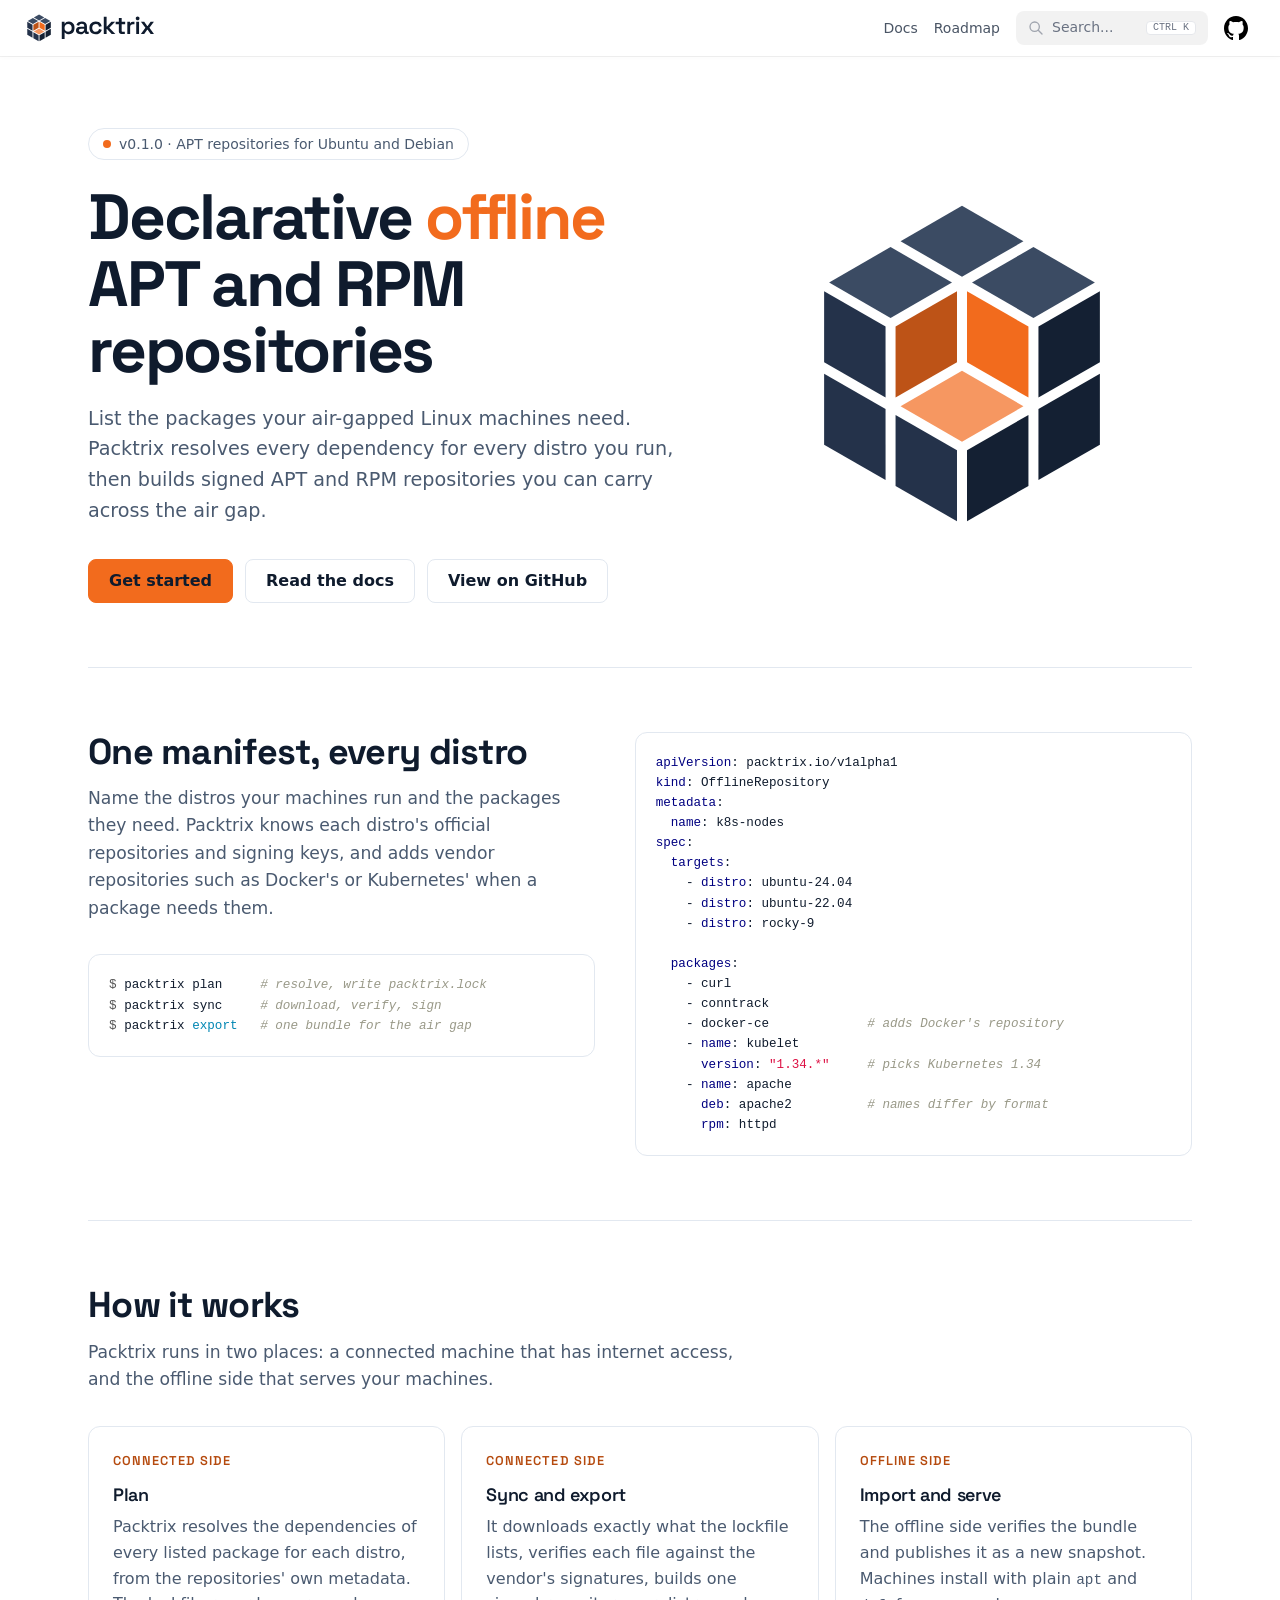
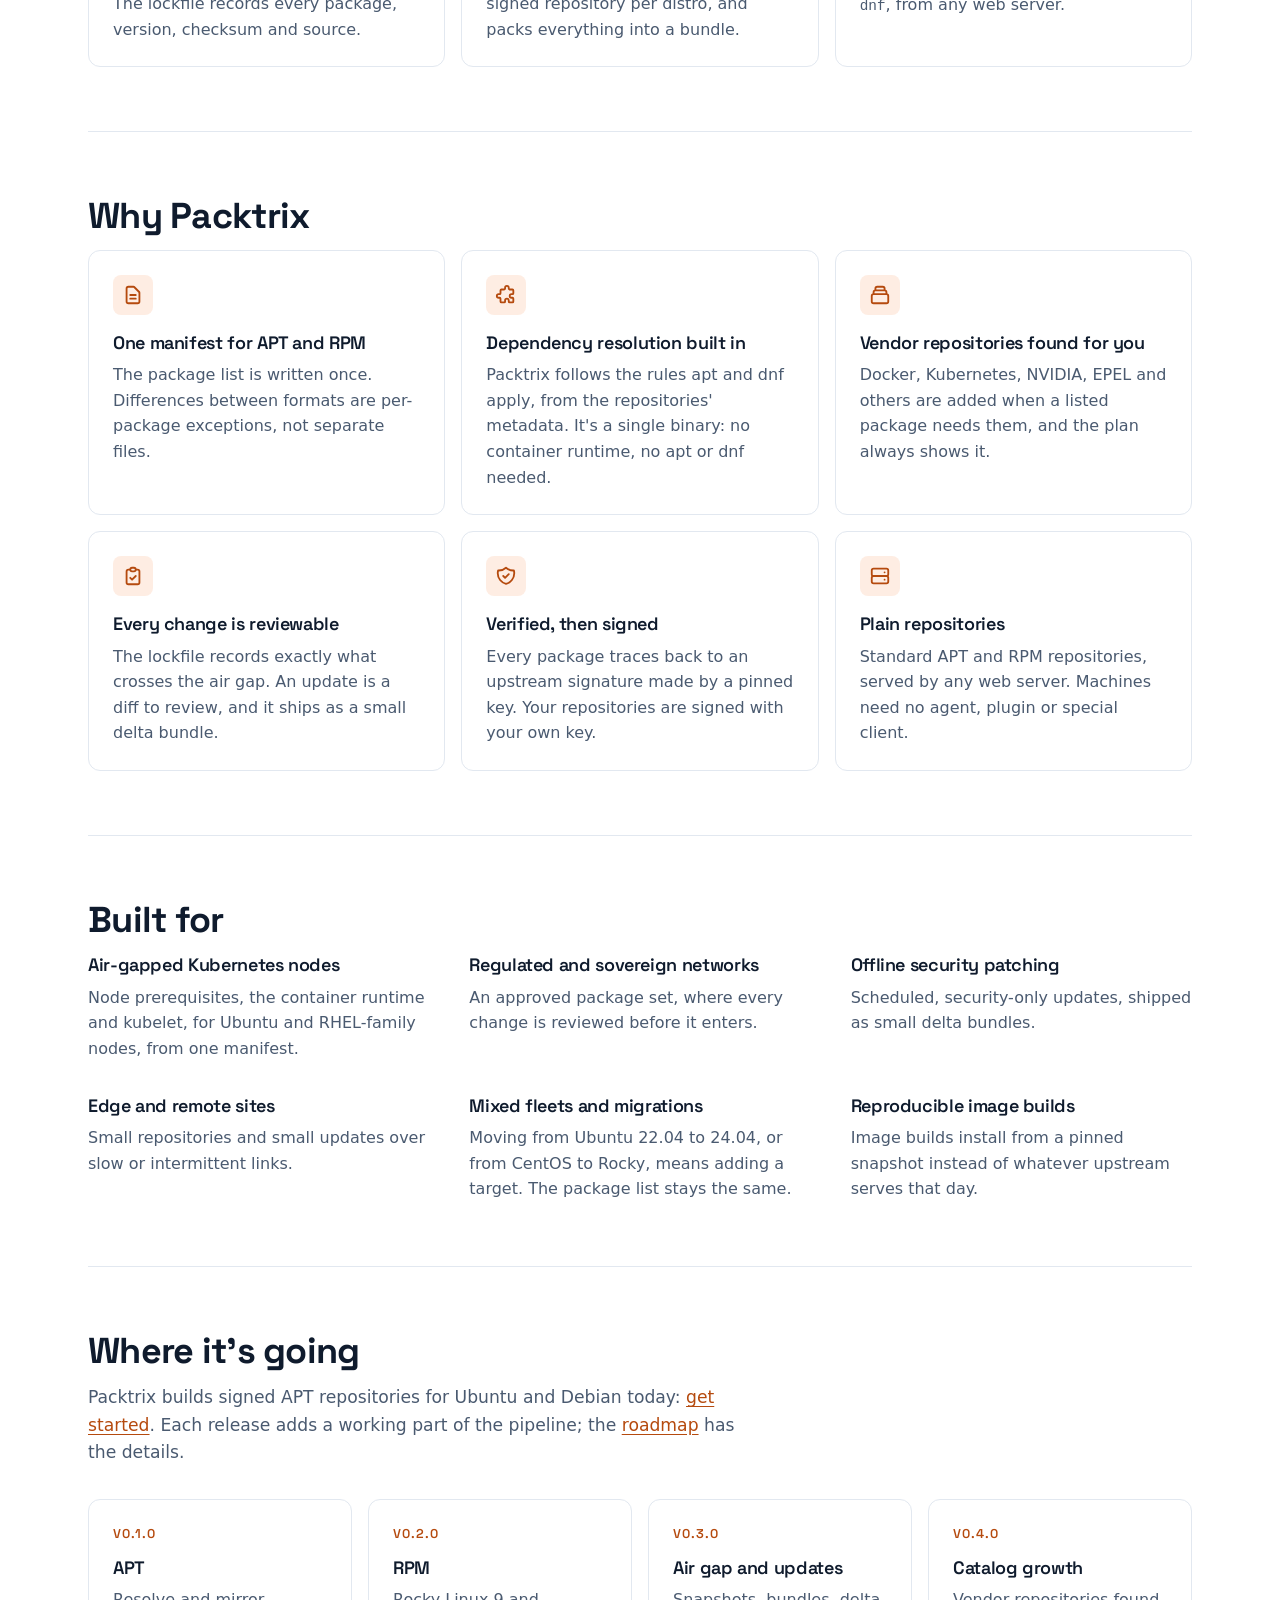
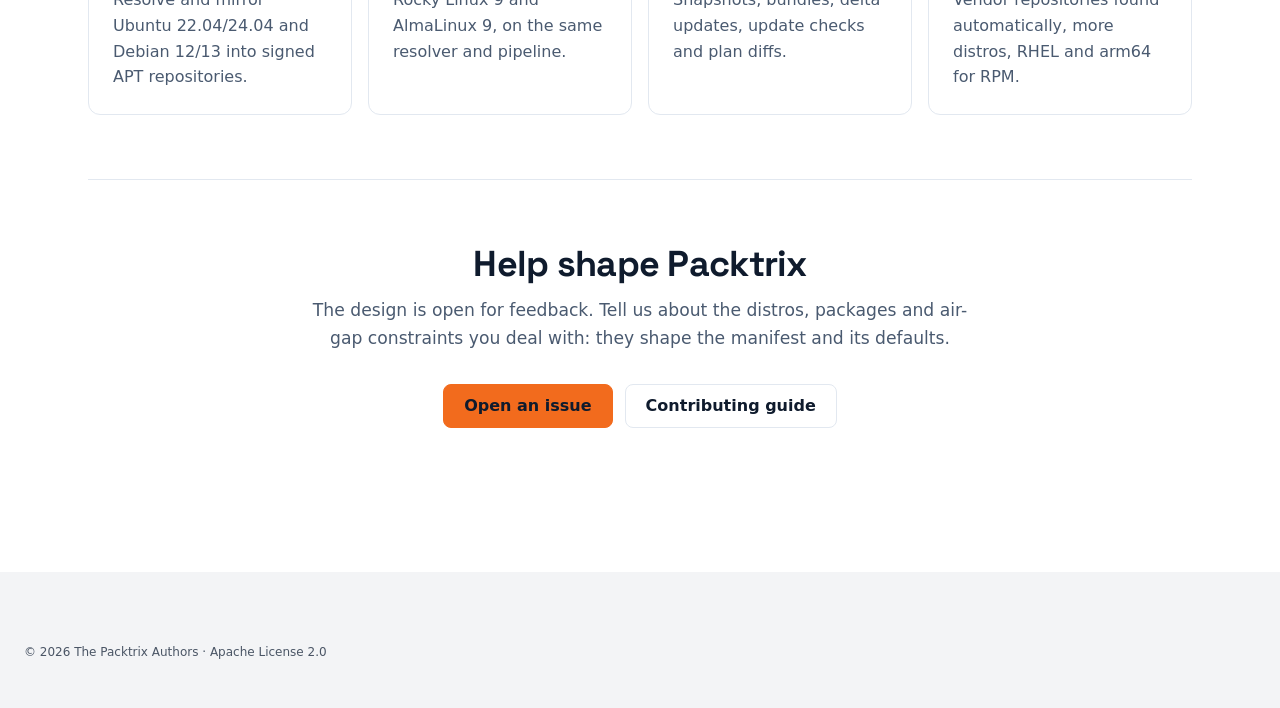
<file: index.html>
<!doctype html><html lang=en dir=ltr><head><meta name=generator content="Hugo 0.167.0"><meta charset=utf-8><meta name=viewport content="width=device-width,initial-scale=1"><meta name=robots content="index, follow"><link rel=icon href=/favicon.ico sizes=32x32><link rel=icon href=/favicon.svg type=image/svg+xml><link rel=apple-touch-icon href=/apple-touch-icon.png sizes=180x180><title>Packtrix</title><meta name=description content="Declarative offline APT and RPM repositories. List the packages your air-gapped Linux machines need; Packtrix resolves every dependency and builds signed repositories you can carry across the air gap."><link rel=canonical href=https://packtrix.github.io/ itemprop=url><meta property="og:title" content="Packtrix"><meta property="og:description" content="
    
      Declarative offline APT and RPM repositories. List the packages your air-gapped Linux machines need; Packtrix resolves every dependency and builds signed repositories you can carry across the air gap.
    
  "><meta property="og:type" content="
    website
  "><meta property="og:url" content="https://packtrix.github.io/"><meta property="og:image" content="https://packtrix.github.io/images/logo/social-preview.png"><meta itemprop=name content="Packtrix"><meta itemprop=description content="Declarative offline APT and RPM repositories. List the packages your air-gapped Linux machines need; Packtrix resolves every dependency and builds signed repositories you can carry across the air gap."><meta itemprop=image content="https://packtrix.github.io/images/logo/social-preview.png"><meta name=twitter:card content="summary_large_image"><meta name=twitter:image content="https://packtrix.github.io/images/logo/social-preview.png"><meta name=twitter:title content="Packtrix"><meta name=twitter:description content="Declarative offline APT and RPM repositories. List the packages your air-gapped Linux machines need; Packtrix resolves every dependency and builds signed repositories you can carry across the air gap."><link rel=preload href=/css/compiled/main.min.de859fe9a6a6393e52a2a5ff54522848df1f8c1ff4191987d0d72e400aaf82a0.css as=style integrity="sha256-3oWf6aamOT5SoqX/VFIoSN8fjB/0GRmH0NcuQAqvgqA="><link href=/css/compiled/main.min.de859fe9a6a6393e52a2a5ff54522848df1f8c1ff4191987d0d72e400aaf82a0.css rel=stylesheet integrity="sha256-3oWf6aamOT5SoqX/VFIoSN8fjB/0GRmH0NcuQAqvgqA="><script src=/js/main-head.min.bbb353731723c08eaf67b231610392e3665384806ddb6bee51d4a965494c762e.js integrity="sha256-u7NTcxcjwI6vZ7IxYQOS42ZThIBt22vuUdSpZUlMdi4="></script><link rel=preload href=/fonts/space-grotesk.woff2 as=font type=font/woff2 crossorigin><style>@font-face{font-family:space grotesk;src:url(/fonts/space-grotesk.woff2)format("woff2");font-weight:400 700;font-display:swap}</style></head><body><a href=#content class="hx:sr-only hx:focus-visible:not-sr-only hx:focus-visible:fixed hx:focus-visible:z-50 hx:focus-visible:top-2 hx:focus-visible:left-2 hx:focus-visible:bg-primary-500 hx:focus-visible:text-white hx:focus-visible:px-4 hx:focus-visible:py-2 hx:focus-visible:rounded-md hx:focus-visible:text-sm hx:focus-visible:font-medium">Skip to content</a><div class="hextra-nav-container hx:sticky hx:top-0 hx:z-20 hx:w-full hx:bg-transparent hx:print:hidden"><div class="hextra-nav-container-blur hx:pointer-events-none hx:absolute hx:z-[-1] hx:h-full hx:w-full hx:bg-white hx:dark:bg-dark hx:shadow-[0_2px_4px_rgba(0,0,0,.02),0_1px_0_rgba(0,0,0,.06)] hx:contrast-more:shadow-[0_0_0_1px_#000] hx:dark:shadow-[0_-1px_0_rgba(255,255,255,.1)_inset] hx:contrast-more:dark:shadow-[0_0_0_1px_#fff]"></div><nav class="hextra-max-navbar-width hx:mx-auto hx:flex hx:items-center hx:justify-end hx:gap-1 hx:md:gap-2 hx:h-[var(--hextra-navbar-height)] hx:px-6"><a class="hx:flex hx:items-center hx:hover:opacity-75 hx:ltr:mr-auto hx:rtl:ml-auto" href=/><img class="hx:mr-2 hx:block hx:dark:hidden" src=/images/logo/packtrix-logo.svg alt=Packtrix height=30 width=130>
<img class="hx:mr-2 hx:hidden hx:dark:block" src=/images/logo/packtrix-logo-dark.svg alt=Packtrix height=30 width=130>
</a><a title href=/docs class="hx:text-sm hx:contrast-more:text-gray-700 hx:contrast-more:dark:text-gray-100 hx:relative hx:-ml-2 hx:hidden hx:whitespace-nowrap hx:p-2 hx:md:inline-flex hx:items-center hx:gap-1 hx:text-gray-600 hx:hover:text-gray-800 hx:dark:text-gray-400 hx:dark:hover:text-gray-200"><span class=hx:text-center>Docs</span>
</a><a title href=/docs/roadmap class="hx:text-sm hx:contrast-more:text-gray-700 hx:contrast-more:dark:text-gray-100 hx:relative hx:-ml-2 hx:hidden hx:whitespace-nowrap hx:p-2 hx:md:inline-flex hx:items-center hx:gap-1 hx:text-gray-600 hx:hover:text-gray-800 hx:dark:text-gray-400 hx:dark:hover:text-gray-200"><span class=hx:text-center>Roadmap</span>
</a><button type=button class=hextra-search-trigger data-search-open aria-haspopup=dialog aria-controls=hextra-search-dialog aria-label=Search...><svg class="hextra-search-trigger-icon" focusable="false" fill="none" viewBox="0 0 24 24" stroke-width="2" stroke="currentColor" aria-hidden="true"><path stroke-linecap="round" stroke-linejoin="round" d="M21 21l-6-6m2-5A7 7 0 113 10a7 7 0 0114 0z"/></svg><span class=hextra-search-trigger-label>Search...</span>
<kbd class=hextra-search-trigger-kbd>CTRL K</kbd>
</button>
<a class="hx:p-1 hx:md:p-2 hx:text-current" target=_blank rel=noreferrer href=https://github.com/packtrix/packtrix title=GitHub><svg height="24" fill="currentColor" viewBox="3 3 18 18"><path d="M12 3C7.0275 3 3 7.12937 3 12.2276c0 4.0833 2.57625 7.5321 6.15374 8.7548C9.60374 21.0631 9.77249 20.7863 9.77249 20.5441 9.77249 20.3249 9.76125 19.5982 9.76125 18.8254 7.5 19.2522 6.915 18.2602 6.735 17.7412 6.63375 17.4759 6.19499 16.6569 5.8125 16.4378 5.4975 16.2647 5.0475 15.838 5.80124 15.8264 6.51 15.8149 7.01625 16.4954 7.18499 16.7723 7.99499 18.1679 9.28875 17.7758 9.80625 17.5335 9.885 16.9337 10.1212 16.53 10.38 16.2993 8.3775 16.0687 6.285 15.2728 6.285 11.7432c0-1.0035.34875-1.834.92249-2.47994C7.1175 9.03257 6.8025 8.08674 7.2975 6.81794c0 0 .753749999999999-.24223 2.47499.94583.72001-.20762 1.48501-.31143 2.25001-.31143C12.7875 7.45234 13.5525 7.55615 14.2725 7.76377c1.7212-1.19959 2.475-.94583 2.475-.94583C17.2424 8.08674 16.9275 9.03257 16.8375 9.26326 17.4113 9.9092 17.76 10.7281 17.76 11.7432c0 3.5411-2.1037 4.3255-4.1063 4.5561C13.98 16.5877 14.2613 17.1414 14.2613 18.0065 14.2613 19.2407 14.25 20.2326 14.25 20.5441 14.25 20.7863 14.4188 21.0746 14.8688 20.9824 16.6554 20.364 18.2079 19.1866 19.3078 17.6162c1.0999-1.5705 1.6917-3.4551 1.6922-5.3886C21 7.12937 16.9725 3 12 3z"/></svg>
<span class=hx:sr-only>GitHub</span>
</a><button type=button aria-label=Menu aria-expanded=false class="hextra-hamburger-menu hx:cursor-pointer hx:-mr-1 hx:rounded-sm hx:p-1 hx:active:bg-gray-400/20 hx:md:hidden hx:hextra-focus-visible-inset"><svg height="24" fill="none" viewBox="0 0 24 24" stroke="currentColor"><g><path stroke-linecap="round" stroke-linejoin="round" stroke-width="2" d="M4 8H20"/></g><g><path stroke-linecap="round" stroke-linejoin="round" stroke-width="2" d="M4 16H20"/></g></svg></button></nav></div><div class=px-home><section class=px-hero><div><a class=px-status href=/docs/roadmap/>v0.1.0 · APT repositories for Ubuntu and Debian</a><h1>Declarative <span class=px-accent>offline</span> APT and RPM repositories</h1><p class=px-lead>List the packages your air-gapped Linux machines need. Packtrix resolves every dependency for every distro you run, then builds signed APT and RPM repositories you can carry across the air gap.</p><div class=px-actions><a class="px-button px-button-primary" href=/docs/getting-started/>Get started</a>
<a class=px-button href=/docs/>Read the docs</a>
<a class=px-button href=https://github.com/packtrix/packtrix>View on GitHub</a></div></div><div class=px-hero-art><svg class="px-mark px-mark-hero" viewBox="0 0 64 64" role="img" aria-label="Packtrix"><polygon points="32.00,3.05 43.17,9.50 32.00,15.95 20.83,9.50" class="px-t"/><polygon points="6.93,46.48 18.10,52.92 18.10,40.02 6.93,33.58" class="px-l"/><polygon points="57.07,46.48 45.90,52.92 45.90,40.02 57.07,33.58" class="px-r"/><polygon points="19.01,10.55 30.18,17.00 19.01,23.45 7.84,17.00" class="px-t"/><polygon points="6.93,31.48 18.10,37.92 18.10,25.02 6.93,18.57" class="px-l"/><polygon points="31.09,31.48 19.92,37.92 19.92,25.02 31.09,18.57" fill="#BD5317"/><polygon points="44.99,10.55 56.16,17.00 44.99,23.45 33.82,17.00" class="px-t"/><polygon points="32.91,31.48 44.08,37.92 44.08,25.02 32.91,18.57" fill="#F26B1D"/><polygon points="57.07,31.48 45.90,37.92 45.90,25.02 57.07,18.57" class="px-r"/><polygon points="32.00,33.05 43.17,39.50 32.00,45.95 20.83,39.50" fill="#F69761"/><polygon points="19.92,53.98 31.09,60.42 31.09,47.52 19.92,41.08" class="px-l"/><polygon points="44.08,53.98 32.91,60.42 32.91,47.52 44.08,41.08" class="px-r"/></svg></div></section><section class="px-section px-split"><div><h2>One manifest, every distro</h2><p class=px-intro>Name the distros your machines run and the packages they need. Packtrix knows each distro's official repositories and signing keys, and adds vendor repositories such as Docker's or Kubernetes' when a package needs them.</p><div class=px-code><div class=highlight><pre tabindex=0 class=chroma><code class=language-console data-lang=console><span class=line><span class=cl><span class="gp px-prompt"></span>packtrix plan     <span class=c1># resolve, write packtrix.lock</span>
</span></span><span class=line><span class=cl><span class="gp px-prompt"></span>packtrix sync     <span class=c1># download, verify, sign</span>
</span></span><span class=line><span class=cl><span class="gp px-prompt"></span>packtrix <span class=nb>export</span>   <span class=c1># one bundle for the air gap</span>
</span></span></code></pre></div></div></div><div class=px-code><div class=highlight><pre tabindex=0 class=chroma><code class=language-yaml data-lang=yaml><span class=line><span class=cl><span class=nt>apiVersion</span><span class=p>:</span><span class=w> </span><span class=l>packtrix.io/v1alpha1</span><span class=w>
</span></span></span><span class=line><span class=cl><span class=nt>kind</span><span class=p>:</span><span class=w> </span><span class=l>OfflineRepository</span><span class=w>
</span></span></span><span class=line><span class=cl><span class=nt>metadata</span><span class=p>:</span><span class=w>
</span></span></span><span class=line><span class=cl><span class=w>  </span><span class=nt>name</span><span class=p>:</span><span class=w> </span><span class=l>k8s-nodes</span><span class=w>
</span></span></span><span class=line><span class=cl><span class=nt>spec</span><span class=p>:</span><span class=w>
</span></span></span><span class=line><span class=cl><span class=w>  </span><span class=nt>targets</span><span class=p>:</span><span class=w>
</span></span></span><span class=line><span class=cl><span class=w>    </span>- <span class=nt>distro</span><span class=p>:</span><span class=w> </span><span class=l>ubuntu-24.04</span><span class=w>
</span></span></span><span class=line><span class=cl><span class=w>    </span>- <span class=nt>distro</span><span class=p>:</span><span class=w> </span><span class=l>ubuntu-22.04</span><span class=w>
</span></span></span><span class=line><span class=cl><span class=w>    </span>- <span class=nt>distro</span><span class=p>:</span><span class=w> </span><span class=l>rocky-9</span><span class=w>
</span></span></span><span class=line><span class=cl><span class=w>
</span></span></span><span class=line><span class=cl><span class=w>  </span><span class=nt>packages</span><span class=p>:</span><span class=w>
</span></span></span><span class=line><span class=cl><span class=w>    </span>- <span class=l>curl</span><span class=w>
</span></span></span><span class=line><span class=cl><span class=w>    </span>- <span class=l>conntrack</span><span class=w>
</span></span></span><span class=line><span class=cl><span class=w>    </span>- <span class=l>docker-ce            </span><span class=w> </span><span class=c># adds Docker&#39;s repository</span><span class=w>
</span></span></span><span class=line><span class=cl><span class=w>    </span>- <span class=nt>name</span><span class=p>:</span><span class=w> </span><span class=l>kubelet</span><span class=w>
</span></span></span><span class=line><span class=cl><span class=w>      </span><span class=nt>version</span><span class=p>:</span><span class=w> </span><span class=s2>&#34;1.34.*&#34;</span><span class=w>     </span><span class=c># picks Kubernetes 1.34</span><span class=w>
</span></span></span><span class=line><span class=cl><span class=w>    </span>- <span class=nt>name</span><span class=p>:</span><span class=w> </span><span class=l>apache</span><span class=w>
</span></span></span><span class=line><span class=cl><span class=w>      </span><span class=nt>deb</span><span class=p>:</span><span class=w> </span><span class=l>apache2         </span><span class=w> </span><span class=c># names differ by format</span><span class=w>
</span></span></span><span class=line><span class=cl><span class=w>      </span><span class=nt>rpm</span><span class=p>:</span><span class=w> </span><span class=l>httpd</span></span></span></code></pre></div></div></section><section class=px-section><h2>How it works</h2><p class=px-intro>Packtrix runs in two places: a connected machine that has internet access, and the offline side that serves your machines.</p><ol class=px-steps><li class=px-card><p class=px-label>Connected side</p><h3>Plan</h3><p>Packtrix resolves the dependencies of every listed package for each distro, from the repositories' own metadata. The lockfile records every package, version, checksum and source.</p></li><li class=px-card><p class=px-label>Connected side</p><h3>Sync and export</h3><p>It downloads exactly what the lockfile lists, verifies each file against the vendor's signatures, builds one signed repository per distro, and packs everything into a bundle.</p></li><li class=px-card><p class=px-label>Offline side</p><h3>Import and serve</h3><p>The offline side verifies the bundle and publishes it as a new snapshot. Machines install with plain <code>apt</code> and <code>dnf</code>, from any web server.</p></li></ol></section><section class=px-section><h2>Why Packtrix</h2><div class="px-grid px-grid-3"><div class=px-card><span class=px-icon><svg height="22" aria-hidden="true" fill="none" viewBox="0 0 24 24" stroke-width="2" stroke="currentColor" aria-hidden="true"><path stroke-linecap="round" stroke-linejoin="round" d="M9 12h6m-6 4h6m2 5H7a2 2 0 01-2-2V5a2 2 0 012-2h5.586a1 1 0 01.707.293l5.414 5.414a1 1 0 01.293.707V19a2 2 0 01-2 2z"/></svg></span><h3>One manifest for APT and RPM</h3><p>The package list is written once. Differences between formats are per-package exceptions, not separate files.</p></div><div class=px-card><span class=px-icon><svg height="22" aria-hidden="true" fill="none" viewBox="0 0 24 24" stroke-width="2" stroke="currentColor" aria-hidden="true"><path stroke-linecap="round" stroke-linejoin="round" d="M11 4a2 2 0 114 0v1a1 1 0 001 1h3a1 1 0 011 1v3a1 1 0 01-1 1h-1a2 2 0 100 4h1a1 1 0 011 1v3a1 1 0 01-1 1h-3a1 1 0 01-1-1v-1a2 2 0 10-4 0v1a1 1 0 01-1 1H7a1 1 0 01-1-1v-3a1 1 0 00-1-1H4a2 2 0 110-4h1a1 1 0 001-1V7a1 1 0 011-1h3a1 1 0 001-1V4z"/></svg></span><h3>Dependency resolution built in</h3><p>Packtrix follows the rules apt and dnf apply, from the repositories' metadata. It's a single binary: no container runtime, no apt or dnf needed.</p></div><div class=px-card><span class=px-icon><svg height="22" aria-hidden="true" fill="none" viewBox="0 0 24 24" stroke-width="2" stroke="currentColor" aria-hidden="true"><path stroke-linecap="round" stroke-linejoin="round" d="M19 11H5m14 0a2 2 0 012 2v6a2 2 0 01-2 2H5a2 2 0 01-2-2v-6a2 2 0 012-2m14 0V9a2 2 0 00-2-2M5 11V9a2 2 0 012-2m0 0V5a2 2 0 012-2h6a2 2 0 012 2v2M7 7h10"/></svg></span><h3>Vendor repositories found for you</h3><p>Docker, Kubernetes, NVIDIA, EPEL and others are added when a listed package needs them, and the plan always shows it.</p></div><div class=px-card><span class=px-icon><svg height="22" aria-hidden="true" fill="none" viewBox="0 0 24 24" stroke-width="2" stroke="currentColor" aria-hidden="true"><path stroke-linecap="round" stroke-linejoin="round" d="M9 5H7A2 2 0 005 7v12a2 2 0 002 2h10a2 2 0 002-2V7a2 2 0 00-2-2h-2M9 5a2 2 0 002 2h2a2 2 0 002-2M9 5a2 2 0 012-2h2a2 2 0 012 2m-6 9 2 2 4-4"/></svg></span><h3>Every change is reviewable</h3><p>The lockfile records exactly what crosses the air gap. An update is a diff to review, and it ships as a small delta bundle.</p></div><div class=px-card><span class=px-icon><svg height="22" aria-hidden="true" fill="none" viewBox="0 0 24 24" stroke-width="2" stroke="currentColor" aria-hidden="true"><path stroke-linecap="round" stroke-linejoin="round" d="M9 12l2 2 4-4m5.618-4.016A11.955 11.955.0 0112 2.944a11.955 11.955.0 01-8.618 3.04A12.02 12.02.0 003 9c0 5.591 3.824 10.29 9 11.622 5.176-1.332 9-6.03 9-11.622.0-1.042-.133-2.052-.382-3.016z"/></svg></span><h3>Verified, then signed</h3><p>Every package traces back to an upstream signature made by a pinned key. Your repositories are signed with your own key.</p></div><div class=px-card><span class=px-icon><svg height="22" aria-hidden="true" fill="none" viewBox="0 0 24 24" stroke-width="2" stroke="currentColor" aria-hidden="true"><path stroke-linecap="round" stroke-linejoin="round" d="M5 12h14M5 12a2 2 0 01-2-2V6a2 2 0 012-2h14a2 2 0 012 2v4a2 2 0 01-2 2M5 12a2 2 0 00-2 2v4a2 2 0 002 2h14a2 2 0 002-2v-4a2 2 0 00-2-2m-2-4h.01M17 16h.01"/></svg></span><h3>Plain repositories</h3><p>Standard APT and RPM repositories, served by any web server. Machines need no agent, plugin or special client.</p></div></div></section><section class=px-section><h2>Built for</h2><div class="px-grid px-grid-3 px-grid-compact"><div class=px-usecase><h3>Air-gapped Kubernetes nodes</h3><p>Node prerequisites, the container runtime and kubelet, for Ubuntu and RHEL-family nodes, from one manifest.</p></div><div class=px-usecase><h3>Regulated and sovereign networks</h3><p>An approved package set, where every change is reviewed before it enters.</p></div><div class=px-usecase><h3>Offline security patching</h3><p>Scheduled, security-only updates, shipped as small delta bundles.</p></div><div class=px-usecase><h3>Edge and remote sites</h3><p>Small repositories and small updates over slow or intermittent links.</p></div><div class=px-usecase><h3>Mixed fleets and migrations</h3><p>Moving from Ubuntu 22.04 to 24.04, or from CentOS to Rocky, means adding a target. The package list stays the same.</p></div><div class=px-usecase><h3>Reproducible image builds</h3><p>Image builds install from a pinned snapshot instead of whatever upstream serves that day.</p></div></div></section><section class=px-section><h2>Where it's going</h2><p class=px-intro>Packtrix builds signed APT repositories for Ubuntu and Debian today: <a href=/docs/getting-started/>get started</a>. Each release adds a working part of the pipeline; the <a href=/docs/roadmap/>roadmap</a> has the details.</p><div class="px-grid px-grid-4"><a class="px-card px-card-link" href=https://github.com/packtrix/packtrix/milestone/2><p class=px-label>v0.1.0</p><h3>APT</h3><p>Resolve and mirror Ubuntu 22.04/24.04 and Debian 12/13 into signed APT repositories.</p></a><a class="px-card px-card-link" href=https://github.com/packtrix/packtrix/milestone/3><p class=px-label>v0.2.0</p><h3>RPM</h3><p>Rocky Linux 9 and AlmaLinux 9, on the same resolver and pipeline.</p></a><a class="px-card px-card-link" href=https://github.com/packtrix/packtrix/milestone/4><p class=px-label>v0.3.0</p><h3>Air gap and updates</h3><p>Snapshots, bundles, delta updates, update checks and plan diffs.</p></a><a class="px-card px-card-link" href=https://github.com/packtrix/packtrix/milestone/5><p class=px-label>v0.4.0</p><h3>Catalog growth</h3><p>Vendor repositories found automatically, more distros, RHEL and arm64 for RPM.</p></a></div></section><section class="px-section px-cta"><h2>Help shape Packtrix</h2><p class=px-intro>The design is open for feedback. Tell us about the distros, packages and air-gap constraints you deal with: they shape the manifest and its defaults.</p><div class=px-actions><a class="px-button px-button-primary" href=https://github.com/packtrix/packtrix/issues/new>Open an issue</a>
<a class=px-button href=https://github.com/packtrix/packtrix/blob/main/CONTRIBUTING.md>Contributing guide</a></div></section></div><footer class="hextra-footer hx:bg-gray-100 hx:pb-[env(safe-area-inset-bottom)] hx:dark:bg-neutral-900 hx:print:bg-transparent"><div class="hextra-custom-footer hextra-max-footer-width hx:mx-auto hx:pl-[max(env(safe-area-inset-left),1.5rem)] hx:pr-[max(env(safe-area-inset-right),1.5rem)] hx:text-gray-600 hx:dark:text-gray-400"></div><div class="hextra-max-footer-width hx:mx-auto hx:flex hx:justify-center hx:py-12 hx:pl-[max(env(safe-area-inset-left),1.5rem)] hx:pr-[max(env(safe-area-inset-right),1.5rem)] hx:text-gray-600 hx:dark:text-gray-400 hx:md:justify-start"><div class="hx:flex hx:w-full hx:flex-col hx:items-center hx:sm:items-start"><div class="hx:mt-6 hx:text-xs">© 2026 The Packtrix Authors · <a href=https://github.com/packtrix/packtrix/blob/main/LICENSE target=_blank rel=noopener>Apache License 2.0</a></div></div></div></footer><dialog id=hextra-search-dialog class=hextra-search-dialog aria-label=Search...><div class=hextra-search><div class=hextra-search-input-wrapper><svg class="hextra-search-input-icon" focusable="false" fill="none" viewBox="0 0 24 24" stroke-width="2" stroke="currentColor" aria-hidden="true"><path stroke-linecap="round" stroke-linejoin="round" d="M21 21l-6-6m2-5A7 7 0 113 10a7 7 0 0114 0z"/></svg><input class=hextra-search-input type=search role=combobox autocomplete=off autocorrect=off autocapitalize=off spellcheck=false placeholder=Search... aria-label=Search... aria-controls=hextra-search-results aria-expanded=false><button type=button class=hextra-search-input-kbd data-search-close aria-label=Close>ESC</button></div><div class=hextra-search-results-viewport data-search-viewport><div class="hextra-search-results-inner hextra-scrollbar" data-search-inner><ul id=hextra-search-results class=hextra-search-results role=listbox aria-label="Search results"></ul><div class=hextra-search-empty data-search-empty hidden>No results found.</div></div></div><div class="hextra-search-status hx:sr-only" aria-live=polite role=status></div></div></dialog><script defer src=/js/main.min.f1c694920359e328c628cb95fb86316be3f5ee2257d8c27525f7970e40160581.js integrity="sha256-8caUkgNZ4yjGKMuV+4Yxa+P17iJX2MJ1JfeXDkAWBYE="></script><script defer src=/js/flexsearch.433e941a8a573ebb9931fc16fc75266ab6b93f569ac2fb4f3dc66882e0416f4c.js integrity="sha256-Qz6UGopXPruZMfwW/HUmara5P1aawvtPPcZoguBBb0w=" crossorigin=anonymous></script><script defer src=/en.search.min.c8b5445bc43ecbe563ce2ec070ab9a4a1142ea6631c6611eea23cc5994e5ad6c.js integrity="sha256-yLVEW8Q+y+Vjzi7AcKuaShFC6mYxxmEe6iPMWZTlrWw="></script><script defer src=/en.search-dialog.min.fda123910557b5b3a328696105af51f85abc3cfc6784387c49b11b5b857b256f.js integrity="sha256-/aEjkQVXtbOjKGlhBa9R+Fq8PPxnhDh8SbEbW4V7JW8="></script></body></html>
</file>
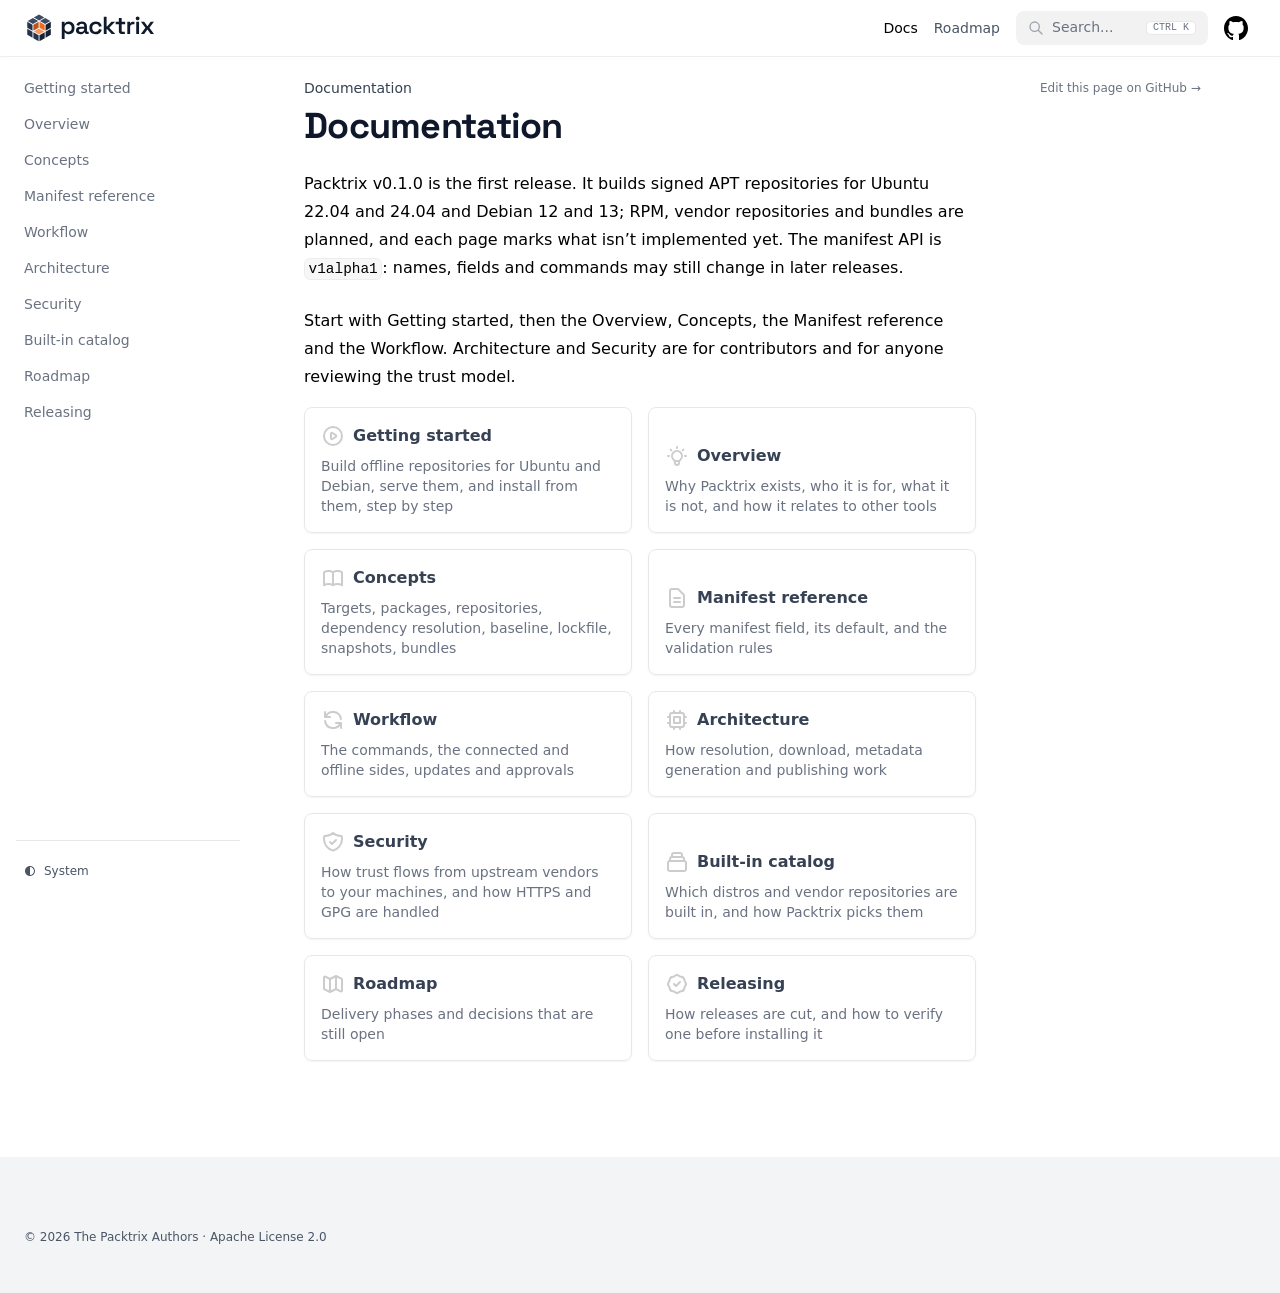
<file: docs/index.html>
<!doctype html><html lang=en dir=ltr><head><meta charset=utf-8><meta name=viewport content="width=device-width,initial-scale=1"><meta name=robots content="index, follow"><link rel=icon href=/favicon.ico sizes=32x32><link rel=icon href=/favicon.svg type=image/svg+xml><link rel=apple-touch-icon href=/apple-touch-icon.png sizes=180x180><title>Documentation – Packtrix</title><meta name=description content="Packtrix v0.1.0 is the first release. It builds signed APT repositories for Ubuntu 22.04 and 24.04 and Debian 12 and 13; RPM, vendor repositories and bundles are planned, and each page marks what isn’t implemented yet. The manifest API is v1alpha1: names, fields and commands may still change in later releases.
Start with Getting started, then the Overview, Concepts, the Manifest reference and the Workflow. Architecture and Security are for contributors and for anyone reviewing the trust model."><link rel=canonical href=https://packtrix.github.io/docs/ itemprop=url><meta property="og:title" content="Documentation"><meta property="og:description" content="
    
      Declarative offline APT and RPM repositories. List the packages your air-gapped Linux machines need; Packtrix resolves every dependency and builds signed repositories you can carry across the air gap.
    
  "><meta property="og:type" content="
    website
  "><meta property="og:url" content="https://packtrix.github.io/docs/"><meta property="og:image" content="https://packtrix.github.io/images/logo/social-preview.png"><meta itemprop=name content="Documentation"><meta itemprop=description content="Packtrix v0.1.0 is the first release. It builds signed APT repositories for Ubuntu 22.04 and 24.04 and Debian 12 and 13; RPM, vendor repositories and bundles are planned, and each page marks what isn’t implemented yet. The manifest API is v1alpha1: names, fields and commands may still change in later releases.
Start with Getting started, then the Overview, Concepts, the Manifest reference and the Workflow. Architecture and Security are for contributors and for anyone reviewing the trust model."><meta itemprop=wordCount content="200"><meta itemprop=image content="https://packtrix.github.io/images/logo/social-preview.png"><meta name=twitter:card content="summary_large_image"><meta name=twitter:image content="https://packtrix.github.io/images/logo/social-preview.png"><meta name=twitter:title content="Documentation"><meta name=twitter:description content="Packtrix v0.1.0 is the first release. It builds signed APT repositories for Ubuntu 22.04 and 24.04 and Debian 12 and 13; RPM, vendor repositories and bundles are planned, and each page marks what isn’t implemented yet. The manifest API is v1alpha1: names, fields and commands may still change in later releases.
Start with Getting started, then the Overview, Concepts, the Manifest reference and the Workflow. Architecture and Security are for contributors and for anyone reviewing the trust model."><link rel=preload href=/css/compiled/main.min.de859fe9a6a6393e52a2a5ff54522848df1f8c1ff4191987d0d72e400aaf82a0.css as=style integrity="sha256-3oWf6aamOT5SoqX/VFIoSN8fjB/0GRmH0NcuQAqvgqA="><link href=/css/compiled/main.min.de859fe9a6a6393e52a2a5ff54522848df1f8c1ff4191987d0d72e400aaf82a0.css rel=stylesheet integrity="sha256-3oWf6aamOT5SoqX/VFIoSN8fjB/0GRmH0NcuQAqvgqA="><script src=/js/main-head.min.bbb353731723c08eaf67b231610392e3665384806ddb6bee51d4a965494c762e.js integrity="sha256-u7NTcxcjwI6vZ7IxYQOS42ZThIBt22vuUdSpZUlMdi4="></script><link rel=preload href=/fonts/space-grotesk.woff2 as=font type=font/woff2 crossorigin><style>@font-face{font-family:space grotesk;src:url(/fonts/space-grotesk.woff2)format("woff2");font-weight:400 700;font-display:swap}</style></head><body><a href=#content class="hx:sr-only hx:focus-visible:not-sr-only hx:focus-visible:fixed hx:focus-visible:z-50 hx:focus-visible:top-2 hx:focus-visible:left-2 hx:focus-visible:bg-primary-500 hx:focus-visible:text-white hx:focus-visible:px-4 hx:focus-visible:py-2 hx:focus-visible:rounded-md hx:focus-visible:text-sm hx:focus-visible:font-medium">Skip to content</a><div class="hextra-nav-container hx:sticky hx:top-0 hx:z-20 hx:w-full hx:bg-transparent hx:print:hidden"><div class="hextra-nav-container-blur hx:pointer-events-none hx:absolute hx:z-[-1] hx:h-full hx:w-full hx:bg-white hx:dark:bg-dark hx:shadow-[0_2px_4px_rgba(0,0,0,.02),0_1px_0_rgba(0,0,0,.06)] hx:contrast-more:shadow-[0_0_0_1px_#000] hx:dark:shadow-[0_-1px_0_rgba(255,255,255,.1)_inset] hx:contrast-more:dark:shadow-[0_0_0_1px_#fff]"></div><nav class="hextra-max-navbar-width hx:mx-auto hx:flex hx:items-center hx:justify-end hx:gap-1 hx:md:gap-2 hx:h-[var(--hextra-navbar-height)] hx:px-6"><a class="hx:flex hx:items-center hx:hover:opacity-75 hx:ltr:mr-auto hx:rtl:ml-auto" href=/><img class="hx:mr-2 hx:block hx:dark:hidden" src=/images/logo/packtrix-logo.svg alt=Packtrix height=30 width=130>
<img class="hx:mr-2 hx:hidden hx:dark:block" src=/images/logo/packtrix-logo-dark.svg alt=Packtrix height=30 width=130>
</a><a title href=/docs class="hx:text-sm hx:contrast-more:text-gray-700 hx:contrast-more:dark:text-gray-100 hx:relative hx:-ml-2 hx:hidden hx:whitespace-nowrap hx:p-2 hx:md:inline-flex hx:items-center hx:gap-1 hx:font-medium"><span class=hx:text-center>Docs</span>
</a><a title href=/docs/roadmap class="hx:text-sm hx:contrast-more:text-gray-700 hx:contrast-more:dark:text-gray-100 hx:relative hx:-ml-2 hx:hidden hx:whitespace-nowrap hx:p-2 hx:md:inline-flex hx:items-center hx:gap-1 hx:text-gray-600 hx:hover:text-gray-800 hx:dark:text-gray-400 hx:dark:hover:text-gray-200"><span class=hx:text-center>Roadmap</span>
</a><button type=button class=hextra-search-trigger data-search-open aria-haspopup=dialog aria-controls=hextra-search-dialog aria-label=Search...><svg class="hextra-search-trigger-icon" focusable="false" fill="none" viewBox="0 0 24 24" stroke-width="2" stroke="currentColor" aria-hidden="true"><path stroke-linecap="round" stroke-linejoin="round" d="M21 21l-6-6m2-5A7 7 0 113 10a7 7 0 0114 0z"/></svg><span class=hextra-search-trigger-label>Search...</span>
<kbd class=hextra-search-trigger-kbd>CTRL K</kbd>
</button>
<a class="hx:p-1 hx:md:p-2 hx:text-current" target=_blank rel=noreferrer href=https://github.com/packtrix/packtrix title=GitHub><svg height="24" fill="currentColor" viewBox="3 3 18 18"><path d="M12 3C7.0275 3 3 7.12937 3 12.2276c0 4.0833 2.57625 7.5321 6.15374 8.7548C9.60374 21.0631 9.77249 20.7863 9.77249 20.5441 9.77249 20.3249 9.76125 19.5982 9.76125 18.8254 7.5 19.2522 6.915 18.2602 6.735 17.7412 6.63375 17.4759 6.19499 16.6569 5.8125 16.4378 5.4975 16.2647 5.0475 15.838 5.80124 15.8264 6.51 15.8149 7.01625 16.4954 7.18499 16.7723 7.99499 18.1679 9.28875 17.7758 9.80625 17.5335 9.885 16.9337 10.1212 16.53 10.38 16.2993 8.3775 16.0687 6.285 15.2728 6.285 11.7432c0-1.0035.34875-1.834.92249-2.47994C7.1175 9.03257 6.8025 8.08674 7.2975 6.81794c0 0 .753749999999999-.24223 2.47499.94583.72001-.20762 1.48501-.31143 2.25001-.31143C12.7875 7.45234 13.5525 7.55615 14.2725 7.76377c1.7212-1.19959 2.475-.94583 2.475-.94583C17.2424 8.08674 16.9275 9.03257 16.8375 9.26326 17.4113 9.9092 17.76 10.7281 17.76 11.7432c0 3.5411-2.1037 4.3255-4.1063 4.5561C13.98 16.5877 14.2613 17.1414 14.2613 18.0065 14.2613 19.2407 14.25 20.2326 14.25 20.5441 14.25 20.7863 14.4188 21.0746 14.8688 20.9824 16.6554 20.364 18.2079 19.1866 19.3078 17.6162c1.0999-1.5705 1.6917-3.4551 1.6922-5.3886C21 7.12937 16.9725 3 12 3z"/></svg>
<span class=hx:sr-only>GitHub</span>
</a><button type=button aria-label=Menu aria-expanded=false class="hextra-hamburger-menu hx:cursor-pointer hx:-mr-1 hx:rounded-sm hx:p-1 hx:active:bg-gray-400/20 hx:md:hidden hx:hextra-focus-visible-inset"><svg height="24" fill="none" viewBox="0 0 24 24" stroke="currentColor"><g><path stroke-linecap="round" stroke-linejoin="round" stroke-width="2" d="M4 8H20"/></g><g><path stroke-linecap="round" stroke-linejoin="round" stroke-width="2" d="M4 16H20"/></g></svg></button></nav></div><div class="hx:mx-auto hx:flex hextra-max-page-width"><aside class="hextra-sidebar-container hx:flex hx:flex-col hx:print:hidden hx:md:top-[var(--hextra-navbar-height)] hx:md:shrink-0 hx:md:w-64 hx:md:self-start hx:max-md:[transform:translate3d(0,-100%,0)] hx:md:sticky"><div class="hextra-scrollbar hx:overflow-y-auto hx:overflow-x-hidden hx:p-4 hx:grow hx:md:h-[calc(100vh-var(--hextra-navbar-height)-var(--menu-height))]"><ul class="hx:flex hx:flex-col hx:gap-1 hx:md:hidden"><li class=open><div class="hextra-sidebar-item hx:group hx:relative hx:flex hx:items-center" data-active=true><a class="hx:flex hx:items-center hx:justify-between hx:gap-2 hx:grow hx:cursor-pointer hx:rounded-sm hx:px-2 hx:py-1.5 hx:text-sm hx:transition-colors [-webkit-tap-highlight-color:transparent] [-webkit-touch-callout:none] hx:hextra-focus-visible-inset hx:ltr:pr-8 hx:rtl:pl-8 hextra-sidebar-active-item hx:bg-primary-100 hx:font-semibold hx:text-primary-800 hx:contrast-more:border hx:contrast-more:border-primary-500 hx:dark:bg-primary-400/10 hx:dark:text-primary-600 hx:contrast-more:dark:border-primary-500" href=/docs/><span class="hx:min-w-0 [word-break:break-word]">Docs</span>
</a><button type=button class="hextra-sidebar-collapsible-button hx:absolute hx:top-1/2 hx:-translate-y-1/2 hx:ltr:right-2 hx:rtl:left-2 hx:shrink-0 hx:cursor-pointer hx:p-0 hx:text-gray-500 hx:dark:text-neutral-400 hx:group-hover:text-gray-900 hx:dark:group-hover:text-gray-50 hx:group-data-[active=true]:text-primary-800 hx:group-data-[active=true]:dark:text-primary-600 hx:hextra-focus-visible-inset" aria-label="Toggle section" aria-expanded=true><svg fill="none" viewBox="0 0 24 24" stroke="currentColor" aria-hidden="true" focusable="false" class="hx:h-[18px] hx:min-w-[18px] hx:rounded-xs hx:p-0.5 hx:hover:bg-gray-800/5 hx:dark:hover:bg-gray-100/5"><path stroke-linecap="round" stroke-linejoin="round" stroke-width="2" d="M9 5l7 7-7 7" class="hx:origin-center hx:transition-transform hx:rtl:-rotate-180"/></svg></button></div><div class="hextra-sidebar-children hx:ltr:pr-0 hx:rtl:pl-0 hx:overflow-hidden"><ul class='hx:relative hx:flex hx:flex-col hx:gap-1 hx:before:absolute hx:before:inset-y-1 hx:before:w-px hx:before:bg-gray-200 hx:before:content-[""] hx:ltr:ml-3 hx:ltr:pl-3 hx:ltr:before:left-0 hx:rtl:mr-3 hx:rtl:pr-3 hx:rtl:before:right-0 hx:dark:before:bg-neutral-800'><li class="hx:flex hx:flex-col"><div class="hextra-sidebar-item hx:group hx:relative hx:flex hx:items-center" data-active=false><a class="hx:flex hx:items-center hx:justify-between hx:gap-2 hx:grow hx:cursor-pointer hx:rounded-sm hx:px-2 hx:py-1.5 hx:text-sm hx:transition-colors [-webkit-tap-highlight-color:transparent] [-webkit-touch-callout:none] hx:hextra-focus-visible-inset hx:text-gray-500 hx:hover:bg-gray-100 hx:hover:text-gray-900 hx:contrast-more:border hx:contrast-more:border-transparent hx:contrast-more:text-gray-900 hx:contrast-more:hover:border-gray-900 hx:dark:text-neutral-400 hx:dark:hover:bg-primary-100/5 hx:dark:hover:text-gray-50 hx:contrast-more:dark:text-gray-50 hx:contrast-more:dark:hover:border-gray-50" href=/docs/getting-started/><span class="hx:min-w-0 [word-break:break-word]">Getting started</span></a></div></li><li class="hx:flex hx:flex-col"><div class="hextra-sidebar-item hx:group hx:relative hx:flex hx:items-center" data-active=false><a class="hx:flex hx:items-center hx:justify-between hx:gap-2 hx:grow hx:cursor-pointer hx:rounded-sm hx:px-2 hx:py-1.5 hx:text-sm hx:transition-colors [-webkit-tap-highlight-color:transparent] [-webkit-touch-callout:none] hx:hextra-focus-visible-inset hx:text-gray-500 hx:hover:bg-gray-100 hx:hover:text-gray-900 hx:contrast-more:border hx:contrast-more:border-transparent hx:contrast-more:text-gray-900 hx:contrast-more:hover:border-gray-900 hx:dark:text-neutral-400 hx:dark:hover:bg-primary-100/5 hx:dark:hover:text-gray-50 hx:contrast-more:dark:text-gray-50 hx:contrast-more:dark:hover:border-gray-50" href=/docs/overview/><span class="hx:min-w-0 [word-break:break-word]">Overview</span></a></div></li><li class="hx:flex hx:flex-col"><div class="hextra-sidebar-item hx:group hx:relative hx:flex hx:items-center" data-active=false><a class="hx:flex hx:items-center hx:justify-between hx:gap-2 hx:grow hx:cursor-pointer hx:rounded-sm hx:px-2 hx:py-1.5 hx:text-sm hx:transition-colors [-webkit-tap-highlight-color:transparent] [-webkit-touch-callout:none] hx:hextra-focus-visible-inset hx:text-gray-500 hx:hover:bg-gray-100 hx:hover:text-gray-900 hx:contrast-more:border hx:contrast-more:border-transparent hx:contrast-more:text-gray-900 hx:contrast-more:hover:border-gray-900 hx:dark:text-neutral-400 hx:dark:hover:bg-primary-100/5 hx:dark:hover:text-gray-50 hx:contrast-more:dark:text-gray-50 hx:contrast-more:dark:hover:border-gray-50" href=/docs/concepts/><span class="hx:min-w-0 [word-break:break-word]">Concepts</span></a></div></li><li class="hx:flex hx:flex-col"><div class="hextra-sidebar-item hx:group hx:relative hx:flex hx:items-center" data-active=false><a class="hx:flex hx:items-center hx:justify-between hx:gap-2 hx:grow hx:cursor-pointer hx:rounded-sm hx:px-2 hx:py-1.5 hx:text-sm hx:transition-colors [-webkit-tap-highlight-color:transparent] [-webkit-touch-callout:none] hx:hextra-focus-visible-inset hx:text-gray-500 hx:hover:bg-gray-100 hx:hover:text-gray-900 hx:contrast-more:border hx:contrast-more:border-transparent hx:contrast-more:text-gray-900 hx:contrast-more:hover:border-gray-900 hx:dark:text-neutral-400 hx:dark:hover:bg-primary-100/5 hx:dark:hover:text-gray-50 hx:contrast-more:dark:text-gray-50 hx:contrast-more:dark:hover:border-gray-50" href=/docs/manifest/><span class="hx:min-w-0 [word-break:break-word]">Manifest reference</span></a></div></li><li class="hx:flex hx:flex-col"><div class="hextra-sidebar-item hx:group hx:relative hx:flex hx:items-center" data-active=false><a class="hx:flex hx:items-center hx:justify-between hx:gap-2 hx:grow hx:cursor-pointer hx:rounded-sm hx:px-2 hx:py-1.5 hx:text-sm hx:transition-colors [-webkit-tap-highlight-color:transparent] [-webkit-touch-callout:none] hx:hextra-focus-visible-inset hx:text-gray-500 hx:hover:bg-gray-100 hx:hover:text-gray-900 hx:contrast-more:border hx:contrast-more:border-transparent hx:contrast-more:text-gray-900 hx:contrast-more:hover:border-gray-900 hx:dark:text-neutral-400 hx:dark:hover:bg-primary-100/5 hx:dark:hover:text-gray-50 hx:contrast-more:dark:text-gray-50 hx:contrast-more:dark:hover:border-gray-50" href=/docs/workflow/><span class="hx:min-w-0 [word-break:break-word]">Workflow</span></a></div></li><li class="hx:flex hx:flex-col"><div class="hextra-sidebar-item hx:group hx:relative hx:flex hx:items-center" data-active=false><a class="hx:flex hx:items-center hx:justify-between hx:gap-2 hx:grow hx:cursor-pointer hx:rounded-sm hx:px-2 hx:py-1.5 hx:text-sm hx:transition-colors [-webkit-tap-highlight-color:transparent] [-webkit-touch-callout:none] hx:hextra-focus-visible-inset hx:text-gray-500 hx:hover:bg-gray-100 hx:hover:text-gray-900 hx:contrast-more:border hx:contrast-more:border-transparent hx:contrast-more:text-gray-900 hx:contrast-more:hover:border-gray-900 hx:dark:text-neutral-400 hx:dark:hover:bg-primary-100/5 hx:dark:hover:text-gray-50 hx:contrast-more:dark:text-gray-50 hx:contrast-more:dark:hover:border-gray-50" href=/docs/architecture/><span class="hx:min-w-0 [word-break:break-word]">Architecture</span></a></div></li><li class="hx:flex hx:flex-col"><div class="hextra-sidebar-item hx:group hx:relative hx:flex hx:items-center" data-active=false><a class="hx:flex hx:items-center hx:justify-between hx:gap-2 hx:grow hx:cursor-pointer hx:rounded-sm hx:px-2 hx:py-1.5 hx:text-sm hx:transition-colors [-webkit-tap-highlight-color:transparent] [-webkit-touch-callout:none] hx:hextra-focus-visible-inset hx:text-gray-500 hx:hover:bg-gray-100 hx:hover:text-gray-900 hx:contrast-more:border hx:contrast-more:border-transparent hx:contrast-more:text-gray-900 hx:contrast-more:hover:border-gray-900 hx:dark:text-neutral-400 hx:dark:hover:bg-primary-100/5 hx:dark:hover:text-gray-50 hx:contrast-more:dark:text-gray-50 hx:contrast-more:dark:hover:border-gray-50" href=/docs/security/><span class="hx:min-w-0 [word-break:break-word]">Security</span></a></div></li><li class="hx:flex hx:flex-col"><div class="hextra-sidebar-item hx:group hx:relative hx:flex hx:items-center" data-active=false><a class="hx:flex hx:items-center hx:justify-between hx:gap-2 hx:grow hx:cursor-pointer hx:rounded-sm hx:px-2 hx:py-1.5 hx:text-sm hx:transition-colors [-webkit-tap-highlight-color:transparent] [-webkit-touch-callout:none] hx:hextra-focus-visible-inset hx:text-gray-500 hx:hover:bg-gray-100 hx:hover:text-gray-900 hx:contrast-more:border hx:contrast-more:border-transparent hx:contrast-more:text-gray-900 hx:contrast-more:hover:border-gray-900 hx:dark:text-neutral-400 hx:dark:hover:bg-primary-100/5 hx:dark:hover:text-gray-50 hx:contrast-more:dark:text-gray-50 hx:contrast-more:dark:hover:border-gray-50" href=/docs/catalog/><span class="hx:min-w-0 [word-break:break-word]">Built-in catalog</span></a></div></li><li class="hx:flex hx:flex-col"><div class="hextra-sidebar-item hx:group hx:relative hx:flex hx:items-center" data-active=false><a class="hx:flex hx:items-center hx:justify-between hx:gap-2 hx:grow hx:cursor-pointer hx:rounded-sm hx:px-2 hx:py-1.5 hx:text-sm hx:transition-colors [-webkit-tap-highlight-color:transparent] [-webkit-touch-callout:none] hx:hextra-focus-visible-inset hx:text-gray-500 hx:hover:bg-gray-100 hx:hover:text-gray-900 hx:contrast-more:border hx:contrast-more:border-transparent hx:contrast-more:text-gray-900 hx:contrast-more:hover:border-gray-900 hx:dark:text-neutral-400 hx:dark:hover:bg-primary-100/5 hx:dark:hover:text-gray-50 hx:contrast-more:dark:text-gray-50 hx:contrast-more:dark:hover:border-gray-50" href=/docs/roadmap/><span class="hx:min-w-0 [word-break:break-word]">Roadmap</span></a></div></li><li class="hx:flex hx:flex-col"><div class="hextra-sidebar-item hx:group hx:relative hx:flex hx:items-center" data-active=false><a class="hx:flex hx:items-center hx:justify-between hx:gap-2 hx:grow hx:cursor-pointer hx:rounded-sm hx:px-2 hx:py-1.5 hx:text-sm hx:transition-colors [-webkit-tap-highlight-color:transparent] [-webkit-touch-callout:none] hx:hextra-focus-visible-inset hx:text-gray-500 hx:hover:bg-gray-100 hx:hover:text-gray-900 hx:contrast-more:border hx:contrast-more:border-transparent hx:contrast-more:text-gray-900 hx:contrast-more:hover:border-gray-900 hx:dark:text-neutral-400 hx:dark:hover:bg-primary-100/5 hx:dark:hover:text-gray-50 hx:contrast-more:dark:text-gray-50 hx:contrast-more:dark:hover:border-gray-50" href=/docs/releasing/><span class="hx:min-w-0 [word-break:break-word]">Releasing</span></a></div></li></ul></div></li><li><div class="hextra-sidebar-item hx:group hx:relative hx:flex hx:items-center" data-active=false><a class="hx:flex hx:items-center hx:justify-between hx:gap-2 hx:grow hx:cursor-pointer hx:rounded-sm hx:px-2 hx:py-1.5 hx:text-sm hx:transition-colors [-webkit-tap-highlight-color:transparent] [-webkit-touch-callout:none] hx:hextra-focus-visible-inset hx:text-gray-500 hx:hover:bg-gray-100 hx:hover:text-gray-900 hx:contrast-more:border hx:contrast-more:border-transparent hx:contrast-more:text-gray-900 hx:contrast-more:hover:border-gray-900 hx:dark:text-neutral-400 hx:dark:hover:bg-primary-100/5 hx:dark:hover:text-gray-50 hx:contrast-more:dark:text-gray-50 hx:contrast-more:dark:hover:border-gray-50" href=/docs/roadmap/><span class="hx:min-w-0 [word-break:break-word]">Roadmap</span></a></div></li></ul><ul class="hx:flex hx:flex-col hx:gap-1 hx:max-md:hidden"><li><div class="hextra-sidebar-item hx:group hx:relative hx:flex hx:items-center" data-active=false><a class="hx:flex hx:items-center hx:justify-between hx:gap-2 hx:grow hx:cursor-pointer hx:rounded-sm hx:px-2 hx:py-1.5 hx:text-sm hx:transition-colors [-webkit-tap-highlight-color:transparent] [-webkit-touch-callout:none] hx:hextra-focus-visible-inset hx:text-gray-500 hx:hover:bg-gray-100 hx:hover:text-gray-900 hx:contrast-more:border hx:contrast-more:border-transparent hx:contrast-more:text-gray-900 hx:contrast-more:hover:border-gray-900 hx:dark:text-neutral-400 hx:dark:hover:bg-primary-100/5 hx:dark:hover:text-gray-50 hx:contrast-more:dark:text-gray-50 hx:contrast-more:dark:hover:border-gray-50" href=/docs/getting-started/><span class="hx:min-w-0 [word-break:break-word]">Getting started</span></a></div></li><li><div class="hextra-sidebar-item hx:group hx:relative hx:flex hx:items-center" data-active=false><a class="hx:flex hx:items-center hx:justify-between hx:gap-2 hx:grow hx:cursor-pointer hx:rounded-sm hx:px-2 hx:py-1.5 hx:text-sm hx:transition-colors [-webkit-tap-highlight-color:transparent] [-webkit-touch-callout:none] hx:hextra-focus-visible-inset hx:text-gray-500 hx:hover:bg-gray-100 hx:hover:text-gray-900 hx:contrast-more:border hx:contrast-more:border-transparent hx:contrast-more:text-gray-900 hx:contrast-more:hover:border-gray-900 hx:dark:text-neutral-400 hx:dark:hover:bg-primary-100/5 hx:dark:hover:text-gray-50 hx:contrast-more:dark:text-gray-50 hx:contrast-more:dark:hover:border-gray-50" href=/docs/overview/><span class="hx:min-w-0 [word-break:break-word]">Overview</span></a></div></li><li><div class="hextra-sidebar-item hx:group hx:relative hx:flex hx:items-center" data-active=false><a class="hx:flex hx:items-center hx:justify-between hx:gap-2 hx:grow hx:cursor-pointer hx:rounded-sm hx:px-2 hx:py-1.5 hx:text-sm hx:transition-colors [-webkit-tap-highlight-color:transparent] [-webkit-touch-callout:none] hx:hextra-focus-visible-inset hx:text-gray-500 hx:hover:bg-gray-100 hx:hover:text-gray-900 hx:contrast-more:border hx:contrast-more:border-transparent hx:contrast-more:text-gray-900 hx:contrast-more:hover:border-gray-900 hx:dark:text-neutral-400 hx:dark:hover:bg-primary-100/5 hx:dark:hover:text-gray-50 hx:contrast-more:dark:text-gray-50 hx:contrast-more:dark:hover:border-gray-50" href=/docs/concepts/><span class="hx:min-w-0 [word-break:break-word]">Concepts</span></a></div></li><li><div class="hextra-sidebar-item hx:group hx:relative hx:flex hx:items-center" data-active=false><a class="hx:flex hx:items-center hx:justify-between hx:gap-2 hx:grow hx:cursor-pointer hx:rounded-sm hx:px-2 hx:py-1.5 hx:text-sm hx:transition-colors [-webkit-tap-highlight-color:transparent] [-webkit-touch-callout:none] hx:hextra-focus-visible-inset hx:text-gray-500 hx:hover:bg-gray-100 hx:hover:text-gray-900 hx:contrast-more:border hx:contrast-more:border-transparent hx:contrast-more:text-gray-900 hx:contrast-more:hover:border-gray-900 hx:dark:text-neutral-400 hx:dark:hover:bg-primary-100/5 hx:dark:hover:text-gray-50 hx:contrast-more:dark:text-gray-50 hx:contrast-more:dark:hover:border-gray-50" href=/docs/manifest/><span class="hx:min-w-0 [word-break:break-word]">Manifest reference</span></a></div></li><li><div class="hextra-sidebar-item hx:group hx:relative hx:flex hx:items-center" data-active=false><a class="hx:flex hx:items-center hx:justify-between hx:gap-2 hx:grow hx:cursor-pointer hx:rounded-sm hx:px-2 hx:py-1.5 hx:text-sm hx:transition-colors [-webkit-tap-highlight-color:transparent] [-webkit-touch-callout:none] hx:hextra-focus-visible-inset hx:text-gray-500 hx:hover:bg-gray-100 hx:hover:text-gray-900 hx:contrast-more:border hx:contrast-more:border-transparent hx:contrast-more:text-gray-900 hx:contrast-more:hover:border-gray-900 hx:dark:text-neutral-400 hx:dark:hover:bg-primary-100/5 hx:dark:hover:text-gray-50 hx:contrast-more:dark:text-gray-50 hx:contrast-more:dark:hover:border-gray-50" href=/docs/workflow/><span class="hx:min-w-0 [word-break:break-word]">Workflow</span></a></div></li><li><div class="hextra-sidebar-item hx:group hx:relative hx:flex hx:items-center" data-active=false><a class="hx:flex hx:items-center hx:justify-between hx:gap-2 hx:grow hx:cursor-pointer hx:rounded-sm hx:px-2 hx:py-1.5 hx:text-sm hx:transition-colors [-webkit-tap-highlight-color:transparent] [-webkit-touch-callout:none] hx:hextra-focus-visible-inset hx:text-gray-500 hx:hover:bg-gray-100 hx:hover:text-gray-900 hx:contrast-more:border hx:contrast-more:border-transparent hx:contrast-more:text-gray-900 hx:contrast-more:hover:border-gray-900 hx:dark:text-neutral-400 hx:dark:hover:bg-primary-100/5 hx:dark:hover:text-gray-50 hx:contrast-more:dark:text-gray-50 hx:contrast-more:dark:hover:border-gray-50" href=/docs/architecture/><span class="hx:min-w-0 [word-break:break-word]">Architecture</span></a></div></li><li><div class="hextra-sidebar-item hx:group hx:relative hx:flex hx:items-center" data-active=false><a class="hx:flex hx:items-center hx:justify-between hx:gap-2 hx:grow hx:cursor-pointer hx:rounded-sm hx:px-2 hx:py-1.5 hx:text-sm hx:transition-colors [-webkit-tap-highlight-color:transparent] [-webkit-touch-callout:none] hx:hextra-focus-visible-inset hx:text-gray-500 hx:hover:bg-gray-100 hx:hover:text-gray-900 hx:contrast-more:border hx:contrast-more:border-transparent hx:contrast-more:text-gray-900 hx:contrast-more:hover:border-gray-900 hx:dark:text-neutral-400 hx:dark:hover:bg-primary-100/5 hx:dark:hover:text-gray-50 hx:contrast-more:dark:text-gray-50 hx:contrast-more:dark:hover:border-gray-50" href=/docs/security/><span class="hx:min-w-0 [word-break:break-word]">Security</span></a></div></li><li><div class="hextra-sidebar-item hx:group hx:relative hx:flex hx:items-center" data-active=false><a class="hx:flex hx:items-center hx:justify-between hx:gap-2 hx:grow hx:cursor-pointer hx:rounded-sm hx:px-2 hx:py-1.5 hx:text-sm hx:transition-colors [-webkit-tap-highlight-color:transparent] [-webkit-touch-callout:none] hx:hextra-focus-visible-inset hx:text-gray-500 hx:hover:bg-gray-100 hx:hover:text-gray-900 hx:contrast-more:border hx:contrast-more:border-transparent hx:contrast-more:text-gray-900 hx:contrast-more:hover:border-gray-900 hx:dark:text-neutral-400 hx:dark:hover:bg-primary-100/5 hx:dark:hover:text-gray-50 hx:contrast-more:dark:text-gray-50 hx:contrast-more:dark:hover:border-gray-50" href=/docs/catalog/><span class="hx:min-w-0 [word-break:break-word]">Built-in catalog</span></a></div></li><li><div class="hextra-sidebar-item hx:group hx:relative hx:flex hx:items-center" data-active=false><a class="hx:flex hx:items-center hx:justify-between hx:gap-2 hx:grow hx:cursor-pointer hx:rounded-sm hx:px-2 hx:py-1.5 hx:text-sm hx:transition-colors [-webkit-tap-highlight-color:transparent] [-webkit-touch-callout:none] hx:hextra-focus-visible-inset hx:text-gray-500 hx:hover:bg-gray-100 hx:hover:text-gray-900 hx:contrast-more:border hx:contrast-more:border-transparent hx:contrast-more:text-gray-900 hx:contrast-more:hover:border-gray-900 hx:dark:text-neutral-400 hx:dark:hover:bg-primary-100/5 hx:dark:hover:text-gray-50 hx:contrast-more:dark:text-gray-50 hx:contrast-more:dark:hover:border-gray-50" href=/docs/roadmap/><span class="hx:min-w-0 [word-break:break-word]">Roadmap</span></a></div></li><li><div class="hextra-sidebar-item hx:group hx:relative hx:flex hx:items-center" data-active=false><a class="hx:flex hx:items-center hx:justify-between hx:gap-2 hx:grow hx:cursor-pointer hx:rounded-sm hx:px-2 hx:py-1.5 hx:text-sm hx:transition-colors [-webkit-tap-highlight-color:transparent] [-webkit-touch-callout:none] hx:hextra-focus-visible-inset hx:text-gray-500 hx:hover:bg-gray-100 hx:hover:text-gray-900 hx:contrast-more:border hx:contrast-more:border-transparent hx:contrast-more:text-gray-900 hx:contrast-more:hover:border-gray-900 hx:dark:text-neutral-400 hx:dark:hover:bg-primary-100/5 hx:dark:hover:text-gray-50 hx:contrast-more:dark:text-gray-50 hx:contrast-more:dark:hover:border-gray-50" href=/docs/releasing/><span class="hx:min-w-0 [word-break:break-word]">Releasing</span></a></div></li></ul></div><div class="hx:sticky hx:bottom-0 hx:max-h-(--menu-height) hx:bg-white hx:dark:bg-dark hx:mx-4 hx:py-4 hx:shadow-[0_-12px_16px_#fff] hx:flex hx:items-center hx:gap-2 hx:border-gray-200 hx:dark:border-neutral-800 hx:dark:shadow-[0_-12px_16px_#111] hx:contrast-more:border-neutral-400 hx:contrast-more:shadow-none hx:contrast-more:dark:shadow-none hx:border-t" data-toggle-animation=show><div class="hx:flex hx:grow hx:flex-col"><div class="hx:flex hx:justify-items-start hx:group" data-theme=light><button title="Change theme" data-state=closed data-location=bottom class="hextra-theme-toggle hx:cursor-pointer hx:rounded-md hx:text-left hx:font-medium hx:h-7 hx:px-2 hx:text-xs hx:hover:bg-gray-100 hx:hover:text-gray-900 hx:dark:hover:bg-primary-100/5 hx:dark:hover:text-gray-50 hx:font-medium hx:text-gray-600 hx:transition-colors hx:dark:text-gray-400 hx:grow" type=button aria-label="Change theme" aria-expanded=false aria-haspopup=menu><div class="hx:flex hx:items-center hx:gap-2 hx:capitalize"><svg height="12" class="hx:group-data-[theme=dark]:hidden hx:group-data-[theme=system]:hidden" fill="none" viewBox="0 0 24 24" stroke-width="2" stroke="currentColor" aria-hidden="true"><path stroke-linecap="round" stroke-linejoin="round" d="M12 3v1m0 16v1m9-9h-1M4 12H3m15.364 6.364-.707-.707M6.343 6.343l-.707-.707m12.728.0-.707.707M6.343 17.657l-.707.707M16 12a4 4 0 11-8 0 4 4 0 018 0z"/></svg><span class="hx:group-data-[theme=dark]:hidden hx:group-data-[theme=system]:hidden">Light</span><svg height="12" class="hx:group-data-[theme=light]:hidden hx:group-data-[theme=system]:hidden" fill="none" viewBox="0 0 24 24" stroke-width="2" stroke="currentColor" aria-hidden="true"><path stroke-linecap="round" stroke-linejoin="round" d="M20.354 15.354A9 9 0 018.646 3.646 9.003 9.003.0 0012 21a9.003 9.003.0 008.354-5.646z"/></svg><span class="hx:group-data-[theme=light]:hidden hx:group-data-[theme=system]:hidden">Dark</span><svg height="12" class="hx:group-data-[theme=dark]:hidden hx:group-data-[theme=light]:hidden" viewBox="0 0 24 24" fill="currentColor"><path d="M11.996094 2C6.4986225 2.0192368 2.03125 6.5024993 2.03125 12c0 5.497501 4.4673725 9.980763 9.964844 10H12 12.0039c5.497471-.01924 9.964844-4.502499 9.964844-10 0-5.4975007-4.467373-9.9807632-9.964844-10H12zM12 4c4.417218.017598 7.96875 3.5822356 7.96875 8 0 4.417764-3.551532 7.982402-7.96875 8z"/></svg>
<span class="hx:group-data-[theme=dark]:hidden hx:group-data-[theme=light]:hidden">System</span></div></button><ul class="hextra-theme-toggle-options hx:hidden hx:z-20 hx:max-h-64 hx:overflow-auto hx:rounded-lg hx:border hx:border-gray-200 hx:bg-white hx:p-1 hx:text-sm hx:shadow-lg hx:dark:border-neutral-700 hx:dark:bg-neutral-900" style="position:fixed;inset:auto auto 0 0;margin:0;min-width:100px" data-theme=light role=menu><li role=none class="hx:flex hx:flex-col"><button type=button role=menuitemradio aria-checked=true tabindex=-1 data-item=light class="hx:text-gray-700 hx:dark:text-gray-300 hx:hover:bg-gray-100 hx:hover:text-gray-900 hx:dark:hover:bg-neutral-800 hx:dark:hover:text-gray-100 hx:relative hx:cursor-pointer hx:whitespace-nowrap hx:rounded-sm hx:py-1.5 hx:transition-colors hx:ltr:pl-3 hx:ltr:pr-9 hx:rtl:pr-3 hx:rtl:pl-9 hx:text-left hx:w-full hx:bg-transparent hx:border-0">
Light
<span class="hx:absolute hx:inset-y-0 hx:flex hx:items-center hx:ltr:right-3 hx:rtl:left-3 hx:group-data-[theme=dark]:hidden hx:group-data-[theme=system]:hidden"><svg height="1em" width="1em" fill="none" viewBox="0 0 24 24" stroke-width="2" stroke="currentColor" aria-hidden="true"><path stroke-linecap="round" stroke-linejoin="round" d="M5 13l4 4L19 7"/></svg></span></button></li><li role=none class="hx:flex hx:flex-col"><button type=button role=menuitemradio aria-checked=false tabindex=-1 data-item=dark class="hx:text-gray-700 hx:dark:text-gray-300 hx:hover:bg-gray-100 hx:hover:text-gray-900 hx:dark:hover:bg-neutral-800 hx:dark:hover:text-gray-100 hx:relative hx:cursor-pointer hx:whitespace-nowrap hx:rounded-sm hx:py-1.5 hx:transition-colors hx:ltr:pl-3 hx:ltr:pr-9 hx:rtl:pr-3 hx:rtl:pl-9 hx:text-left hx:w-full hx:bg-transparent hx:border-0">
Dark
<span class="hx:absolute hx:inset-y-0 hx:flex hx:items-center hx:ltr:right-3 hx:rtl:left-3 hx:group-data-[theme=light]:hidden hx:group-data-[theme=system]:hidden"><svg height="1em" width="1em" fill="none" viewBox="0 0 24 24" stroke-width="2" stroke="currentColor" aria-hidden="true"><path stroke-linecap="round" stroke-linejoin="round" d="M5 13l4 4L19 7"/></svg></span></button></li><li role=none class="hx:flex hx:flex-col"><button type=button role=menuitemradio aria-checked=false tabindex=-1 data-item=system class="hx:text-gray-700 hx:dark:text-gray-300 hx:hover:bg-gray-100 hx:hover:text-gray-900 hx:dark:hover:bg-neutral-800 hx:dark:hover:text-gray-100 hx:relative hx:cursor-pointer hx:whitespace-nowrap hx:rounded-sm hx:py-1.5 hx:transition-colors hx:ltr:pl-3 hx:ltr:pr-9 hx:rtl:pr-3 hx:rtl:pl-9 hx:text-left hx:w-full hx:bg-transparent hx:border-0">
System
<span class="hx:absolute hx:inset-y-0 hx:flex hx:items-center hx:ltr:right-3 hx:rtl:left-3 hx:group-data-[theme=dark]:hidden hx:group-data-[theme=light]:hidden"><svg height="1em" width="1em" fill="none" viewBox="0 0 24 24" stroke-width="2" stroke="currentColor" aria-hidden="true"><path stroke-linecap="round" stroke-linejoin="round" d="M5 13l4 4L19 7"/></svg></span></button></li></ul></div></div></div></aside><nav class="hextra-toc hx:order-last hx:hidden hx:w-64 hx:shrink-0 hx:xl:block hx:print:hidden hx:px-4" aria-label="Table of contents"><div class="hextra-scrollbar hx:sticky hx:top-[var(--hextra-navbar-height)] hx:overflow-y-auto hx:pr-4 hx:pt-6 hx:text-sm [hyphens:auto] hx:max-h-[calc(100vh-var(--hextra-navbar-height)-env(safe-area-inset-bottom))] hx:ltr:-mr-4 hx:rtl:-ml-4"><div class="hx:sticky hx:bottom-0 hx:flex hx:flex-col hx:items-start hx:gap-2 hx:pb-8 hx:border-gray-200 hx:dark:border-neutral-800 hx:contrast-more:border-t hx:contrast-more:border-neutral-400 hx:contrast-more:shadow-none hx:contrast-more:dark:border-neutral-400"><a class="hx:inline-block hx:rounded-sm hx:text-xs hx:font-medium hx:text-gray-500 hx:hover:text-gray-900 hx:dark:text-gray-400 hx:dark:hover:text-gray-100 hx:contrast-more:text-gray-800 hx:contrast-more:dark:text-gray-50 hx:hextra-focus-visible-inset" href=https://github.com/packtrix/packtrix/edit/main/docs/README.md target=_blank rel=noreferrer>Edit this page on GitHub →</a>
<button id=backToTop tabindex=-1 class="hx:cursor-pointer hx:transition-all hx:duration-75 hx:opacity-0 hx:text-xs hx:font-medium hx:text-gray-500 hx:hover:text-gray-900 hx:dark:text-gray-400 hx:dark:hover:text-gray-100 hx:contrast-more:text-gray-800 hx:contrast-more:dark:text-gray-50">
<span>Scroll to top</span>
<svg fill="none" viewBox="0 0 24 24" stroke-width="1.5" stroke="currentColor" aria-hidden="true" focusable="false" class="hx:inline hx:ltr:ml-1 hx:rtl:mr-1 hx:h-3.5 hx:w-3.5 hx:rounded-full hx:border hx:border-gray-500 hx:hover:border-gray-900 hx:dark:border-gray-400 hx:dark:hover:border-gray-100 hx:contrast-more:border-gray-800 hx:contrast-more:dark:border-gray-50"><path stroke-linecap="round" stroke-linejoin="round" d="M4.5 15.75l7.5-7.5 7.5 7.5"/></svg></button></div></div></nav><article class="hx:w-full hx:break-words hx:flex hx:min-h-[calc(100vh-var(--hextra-navbar-height))] hx:min-w-0 hx:justify-center hx:pb-8 hx:pr-[calc(env(safe-area-inset-right)-1.5rem)]"><main id=content class="hx:w-full hx:min-w-0 hextra-max-content-width hx:px-6 hx:pt-4 hx:md:px-12"><div class="hx:mt-1.5 hx:flex hx:items-center hx:gap-1 hx:overflow-hidden hx:text-sm hx:text-gray-500 hx:dark:text-gray-400 hx:contrast-more:text-current"><div class="hx:whitespace-nowrap hx:transition-colors hx:font-medium hx:text-gray-700 hx:contrast-more:font-bold hx:contrast-more:text-current hx:dark:text-gray-100 hx:contrast-more:dark:text-current">Documentation</div></div><div class=content><div class="hx:flex hx:flex-col hx:sm:flex-row hx:items-start hx:sm:items-center hx:sm:justify-between hx:gap-4 hx:mb-4"><h1 class=hx:mb-0>Documentation</h1></div><p>Packtrix v0.1.0 is the first release. It builds signed APT repositories for Ubuntu 22.04 and 24.04 and Debian 12 and 13; RPM, vendor repositories and bundles are planned, and each page marks what isn&rsquo;t implemented yet. The manifest API is <code>v1alpha1</code>: names, fields and commands may still change in later releases.</p><p>Start with Getting started, then the Overview, Concepts, the Manifest reference and the Workflow. Architecture and Security are for contributors and for anyone reviewing the trust model.</p><div class="hextra-cards hx:mt-4 hx:gap-4 hx:grid not-prose" style=--hextra-cards-grid-cols:3><a class="hextra-card hx:group hx:flex hx:flex-col hx:justify-start hx:overflow-hidden hx:rounded-lg hx:border hx:border-gray-200 hx:text-current hx:no-underline hx:dark:shadow-none hx:hover:shadow-gray-100 hx:dark:hover:shadow-none hx:shadow-gray-100 hx:active:shadow-sm hx:active:shadow-gray-200 hx:transition-all hx:duration-200 hx:hover:border-gray-300 hx:bg-transparent hx:shadow-xs hx:dark:border-neutral-800 hx:hover:bg-slate-50 hx:hover:shadow-md hx:dark:hover:border-neutral-700 hx:dark:hover:bg-neutral-900" href=getting-started><div class=hx:mt-auto><span class="hextra-card-icon hx:flex hx:font-semibold hx:items-start hx:gap-2 hx:pt-4 hx:px-4 hx:text-gray-700 hx:hover:text-gray-900 hx:dark:text-neutral-200 hx:dark:hover:text-neutral-50"><svg fill="none" viewBox="0 0 24 24" stroke-width="2" stroke="currentColor" aria-hidden="true"><path stroke-linecap="round" stroke-linejoin="round" d="M14.752 11.168l-3.197-2.132A1 1 0 0010 9.87v4.263a1 1 0 001.555.832l3.197-2.132a1 1 0 000-1.664z"/><path stroke-linecap="round" stroke-linejoin="round" d="M21 12A9 9 0 113 12a9 9 0 0118 0z"/></svg>Getting started</span><div class="hextra-card-subtitle hx:line-clamp-3 hx:text-sm hx:font-normal hx:text-gray-500 hx:dark:text-gray-400 hx:px-4 hx:mb-4 hx:mt-2">Build offline repositories for Ubuntu and Debian, serve them, and install from them, step by step</div></div></a><a class="hextra-card hx:group hx:flex hx:flex-col hx:justify-start hx:overflow-hidden hx:rounded-lg hx:border hx:border-gray-200 hx:text-current hx:no-underline hx:dark:shadow-none hx:hover:shadow-gray-100 hx:dark:hover:shadow-none hx:shadow-gray-100 hx:active:shadow-sm hx:active:shadow-gray-200 hx:transition-all hx:duration-200 hx:hover:border-gray-300 hx:bg-transparent hx:shadow-xs hx:dark:border-neutral-800 hx:hover:bg-slate-50 hx:hover:shadow-md hx:dark:hover:border-neutral-700 hx:dark:hover:bg-neutral-900" href=overview><div class=hx:mt-auto><span class="hextra-card-icon hx:flex hx:font-semibold hx:items-start hx:gap-2 hx:pt-4 hx:px-4 hx:text-gray-700 hx:hover:text-gray-900 hx:dark:text-neutral-200 hx:dark:hover:text-neutral-50"><svg fill="none" viewBox="0 0 24 24" stroke-width="2" stroke="currentColor" aria-hidden="true"><path stroke-linecap="round" stroke-linejoin="round" d="M9.663 17h4.673M12 3v1m6.364 1.636-.707.707M21 12h-1M4 12H3m3.343-5.657-.707-.707m2.828 9.9a5 5 0 117.072.0l-.548.547A3.374 3.374.0 0014 18.469V19a2 2 0 11-4 0v-.531c0-.895-.356-1.754-.988-2.386l-.548-.547z"/></svg>Overview</span><div class="hextra-card-subtitle hx:line-clamp-3 hx:text-sm hx:font-normal hx:text-gray-500 hx:dark:text-gray-400 hx:px-4 hx:mb-4 hx:mt-2">Why Packtrix exists, who it is for, what it is not, and how it relates to other tools</div></div></a><a class="hextra-card hx:group hx:flex hx:flex-col hx:justify-start hx:overflow-hidden hx:rounded-lg hx:border hx:border-gray-200 hx:text-current hx:no-underline hx:dark:shadow-none hx:hover:shadow-gray-100 hx:dark:hover:shadow-none hx:shadow-gray-100 hx:active:shadow-sm hx:active:shadow-gray-200 hx:transition-all hx:duration-200 hx:hover:border-gray-300 hx:bg-transparent hx:shadow-xs hx:dark:border-neutral-800 hx:hover:bg-slate-50 hx:hover:shadow-md hx:dark:hover:border-neutral-700 hx:dark:hover:bg-neutral-900" href=concepts><div class=hx:mt-auto><span class="hextra-card-icon hx:flex hx:font-semibold hx:items-start hx:gap-2 hx:pt-4 hx:px-4 hx:text-gray-700 hx:hover:text-gray-900 hx:dark:text-neutral-200 hx:dark:hover:text-neutral-50"><svg fill="none" viewBox="0 0 24 24" stroke-width="2" stroke="currentColor" aria-hidden="true"><path stroke-linecap="round" stroke-linejoin="round" d="M12 6.253v13m0-13C10.832 5.477 9.246 5 7.5 5S4.168 5.477 3 6.253v13C4.168 18.477 5.754 18 7.5 18s3.332.477 4.5 1.253m0-13C13.168 5.477 14.754 5 16.5 5c1.747.0 3.332.477 4.5 1.253v13C19.832 18.477 18.247 18 16.5 18c-1.746.0-3.332.477-4.5 1.253"/></svg>Concepts</span><div class="hextra-card-subtitle hx:line-clamp-3 hx:text-sm hx:font-normal hx:text-gray-500 hx:dark:text-gray-400 hx:px-4 hx:mb-4 hx:mt-2">Targets, packages, repositories, dependency resolution, baseline, lockfile, snapshots, bundles</div></div></a><a class="hextra-card hx:group hx:flex hx:flex-col hx:justify-start hx:overflow-hidden hx:rounded-lg hx:border hx:border-gray-200 hx:text-current hx:no-underline hx:dark:shadow-none hx:hover:shadow-gray-100 hx:dark:hover:shadow-none hx:shadow-gray-100 hx:active:shadow-sm hx:active:shadow-gray-200 hx:transition-all hx:duration-200 hx:hover:border-gray-300 hx:bg-transparent hx:shadow-xs hx:dark:border-neutral-800 hx:hover:bg-slate-50 hx:hover:shadow-md hx:dark:hover:border-neutral-700 hx:dark:hover:bg-neutral-900" href=manifest><div class=hx:mt-auto><span class="hextra-card-icon hx:flex hx:font-semibold hx:items-start hx:gap-2 hx:pt-4 hx:px-4 hx:text-gray-700 hx:hover:text-gray-900 hx:dark:text-neutral-200 hx:dark:hover:text-neutral-50"><svg fill="none" viewBox="0 0 24 24" stroke-width="2" stroke="currentColor" aria-hidden="true"><path stroke-linecap="round" stroke-linejoin="round" d="M9 12h6m-6 4h6m2 5H7a2 2 0 01-2-2V5a2 2 0 012-2h5.586a1 1 0 01.707.293l5.414 5.414a1 1 0 01.293.707V19a2 2 0 01-2 2z"/></svg>Manifest reference</span><div class="hextra-card-subtitle hx:line-clamp-3 hx:text-sm hx:font-normal hx:text-gray-500 hx:dark:text-gray-400 hx:px-4 hx:mb-4 hx:mt-2">Every manifest field, its default, and the validation rules</div></div></a><a class="hextra-card hx:group hx:flex hx:flex-col hx:justify-start hx:overflow-hidden hx:rounded-lg hx:border hx:border-gray-200 hx:text-current hx:no-underline hx:dark:shadow-none hx:hover:shadow-gray-100 hx:dark:hover:shadow-none hx:shadow-gray-100 hx:active:shadow-sm hx:active:shadow-gray-200 hx:transition-all hx:duration-200 hx:hover:border-gray-300 hx:bg-transparent hx:shadow-xs hx:dark:border-neutral-800 hx:hover:bg-slate-50 hx:hover:shadow-md hx:dark:hover:border-neutral-700 hx:dark:hover:bg-neutral-900" href=workflow><div class=hx:mt-auto><span class="hextra-card-icon hx:flex hx:font-semibold hx:items-start hx:gap-2 hx:pt-4 hx:px-4 hx:text-gray-700 hx:hover:text-gray-900 hx:dark:text-neutral-200 hx:dark:hover:text-neutral-50"><svg fill="none" viewBox="0 0 24 24" stroke-width="2" stroke="currentColor" aria-hidden="true"><path stroke-linecap="round" stroke-linejoin="round" d="M4 4v5h.582m15.356 2A8.001 8.001.0 004.582 9m0 0H9m11 11v-5h-.581m0 0A8.003 8.003.0 014.062 13m15.357 2H15"/></svg>Workflow</span><div class="hextra-card-subtitle hx:line-clamp-3 hx:text-sm hx:font-normal hx:text-gray-500 hx:dark:text-gray-400 hx:px-4 hx:mb-4 hx:mt-2">The commands, the connected and offline sides, updates and approvals</div></div></a><a class="hextra-card hx:group hx:flex hx:flex-col hx:justify-start hx:overflow-hidden hx:rounded-lg hx:border hx:border-gray-200 hx:text-current hx:no-underline hx:dark:shadow-none hx:hover:shadow-gray-100 hx:dark:hover:shadow-none hx:shadow-gray-100 hx:active:shadow-sm hx:active:shadow-gray-200 hx:transition-all hx:duration-200 hx:hover:border-gray-300 hx:bg-transparent hx:shadow-xs hx:dark:border-neutral-800 hx:hover:bg-slate-50 hx:hover:shadow-md hx:dark:hover:border-neutral-700 hx:dark:hover:bg-neutral-900" href=architecture><div class=hx:mt-auto><span class="hextra-card-icon hx:flex hx:font-semibold hx:items-start hx:gap-2 hx:pt-4 hx:px-4 hx:text-gray-700 hx:hover:text-gray-900 hx:dark:text-neutral-200 hx:dark:hover:text-neutral-50"><svg fill="none" viewBox="0 0 24 24" stroke-width="2" stroke="currentColor" aria-hidden="true"><path stroke-linecap="round" stroke-linejoin="round" d="M9 3v2m6-2v2M9 19v2m6-2v2M5 9H3m2 6H3m18-6h-2m2 6h-2M7 19h10a2 2 0 002-2V7a2 2 0 00-2-2H7A2 2 0 005 7v10a2 2 0 002 2zM9 9h6v6H9V9z"/></svg>Architecture</span><div class="hextra-card-subtitle hx:line-clamp-3 hx:text-sm hx:font-normal hx:text-gray-500 hx:dark:text-gray-400 hx:px-4 hx:mb-4 hx:mt-2">How resolution, download, metadata generation and publishing work</div></div></a><a class="hextra-card hx:group hx:flex hx:flex-col hx:justify-start hx:overflow-hidden hx:rounded-lg hx:border hx:border-gray-200 hx:text-current hx:no-underline hx:dark:shadow-none hx:hover:shadow-gray-100 hx:dark:hover:shadow-none hx:shadow-gray-100 hx:active:shadow-sm hx:active:shadow-gray-200 hx:transition-all hx:duration-200 hx:hover:border-gray-300 hx:bg-transparent hx:shadow-xs hx:dark:border-neutral-800 hx:hover:bg-slate-50 hx:hover:shadow-md hx:dark:hover:border-neutral-700 hx:dark:hover:bg-neutral-900" href=security><div class=hx:mt-auto><span class="hextra-card-icon hx:flex hx:font-semibold hx:items-start hx:gap-2 hx:pt-4 hx:px-4 hx:text-gray-700 hx:hover:text-gray-900 hx:dark:text-neutral-200 hx:dark:hover:text-neutral-50"><svg fill="none" viewBox="0 0 24 24" stroke-width="2" stroke="currentColor" aria-hidden="true"><path stroke-linecap="round" stroke-linejoin="round" d="M9 12l2 2 4-4m5.618-4.016A11.955 11.955.0 0112 2.944a11.955 11.955.0 01-8.618 3.04A12.02 12.02.0 003 9c0 5.591 3.824 10.29 9 11.622 5.176-1.332 9-6.03 9-11.622.0-1.042-.133-2.052-.382-3.016z"/></svg>Security</span><div class="hextra-card-subtitle hx:line-clamp-3 hx:text-sm hx:font-normal hx:text-gray-500 hx:dark:text-gray-400 hx:px-4 hx:mb-4 hx:mt-2">How trust flows from upstream vendors to your machines, and how HTTPS and GPG are handled</div></div></a><a class="hextra-card hx:group hx:flex hx:flex-col hx:justify-start hx:overflow-hidden hx:rounded-lg hx:border hx:border-gray-200 hx:text-current hx:no-underline hx:dark:shadow-none hx:hover:shadow-gray-100 hx:dark:hover:shadow-none hx:shadow-gray-100 hx:active:shadow-sm hx:active:shadow-gray-200 hx:transition-all hx:duration-200 hx:hover:border-gray-300 hx:bg-transparent hx:shadow-xs hx:dark:border-neutral-800 hx:hover:bg-slate-50 hx:hover:shadow-md hx:dark:hover:border-neutral-700 hx:dark:hover:bg-neutral-900" href=catalog><div class=hx:mt-auto><span class="hextra-card-icon hx:flex hx:font-semibold hx:items-start hx:gap-2 hx:pt-4 hx:px-4 hx:text-gray-700 hx:hover:text-gray-900 hx:dark:text-neutral-200 hx:dark:hover:text-neutral-50"><svg fill="none" viewBox="0 0 24 24" stroke-width="2" stroke="currentColor" aria-hidden="true"><path stroke-linecap="round" stroke-linejoin="round" d="M19 11H5m14 0a2 2 0 012 2v6a2 2 0 01-2 2H5a2 2 0 01-2-2v-6a2 2 0 012-2m14 0V9a2 2 0 00-2-2M5 11V9a2 2 0 012-2m0 0V5a2 2 0 012-2h6a2 2 0 012 2v2M7 7h10"/></svg>Built-in catalog</span><div class="hextra-card-subtitle hx:line-clamp-3 hx:text-sm hx:font-normal hx:text-gray-500 hx:dark:text-gray-400 hx:px-4 hx:mb-4 hx:mt-2">Which distros and vendor repositories are built in, and how Packtrix picks them</div></div></a><a class="hextra-card hx:group hx:flex hx:flex-col hx:justify-start hx:overflow-hidden hx:rounded-lg hx:border hx:border-gray-200 hx:text-current hx:no-underline hx:dark:shadow-none hx:hover:shadow-gray-100 hx:dark:hover:shadow-none hx:shadow-gray-100 hx:active:shadow-sm hx:active:shadow-gray-200 hx:transition-all hx:duration-200 hx:hover:border-gray-300 hx:bg-transparent hx:shadow-xs hx:dark:border-neutral-800 hx:hover:bg-slate-50 hx:hover:shadow-md hx:dark:hover:border-neutral-700 hx:dark:hover:bg-neutral-900" href=roadmap><div class=hx:mt-auto><span class="hextra-card-icon hx:flex hx:font-semibold hx:items-start hx:gap-2 hx:pt-4 hx:px-4 hx:text-gray-700 hx:hover:text-gray-900 hx:dark:text-neutral-200 hx:dark:hover:text-neutral-50"><svg fill="none" viewBox="0 0 24 24" stroke-width="2" stroke="currentColor" aria-hidden="true"><path stroke-linecap="round" stroke-linejoin="round" d="M9 20l-5.447-2.724A1 1 0 013 16.382V5.618a1 1 0 011.447-.894L9 7m0 13 6-3m-6 3V7m6 10 4.553 2.276A1 1 0 0021 18.382V7.618a1 1 0 00-.553-.894L15 4m0 13V4m0 0L9 7"/></svg>Roadmap</span><div class="hextra-card-subtitle hx:line-clamp-3 hx:text-sm hx:font-normal hx:text-gray-500 hx:dark:text-gray-400 hx:px-4 hx:mb-4 hx:mt-2">Delivery phases and decisions that are still open</div></div></a><a class="hextra-card hx:group hx:flex hx:flex-col hx:justify-start hx:overflow-hidden hx:rounded-lg hx:border hx:border-gray-200 hx:text-current hx:no-underline hx:dark:shadow-none hx:hover:shadow-gray-100 hx:dark:hover:shadow-none hx:shadow-gray-100 hx:active:shadow-sm hx:active:shadow-gray-200 hx:transition-all hx:duration-200 hx:hover:border-gray-300 hx:bg-transparent hx:shadow-xs hx:dark:border-neutral-800 hx:hover:bg-slate-50 hx:hover:shadow-md hx:dark:hover:border-neutral-700 hx:dark:hover:bg-neutral-900" href=releasing><div class=hx:mt-auto><span class="hextra-card-icon hx:flex hx:font-semibold hx:items-start hx:gap-2 hx:pt-4 hx:px-4 hx:text-gray-700 hx:hover:text-gray-900 hx:dark:text-neutral-200 hx:dark:hover:text-neutral-50"><svg fill="none" viewBox="0 0 24 24" stroke-width="2" stroke="currentColor" aria-hidden="true"><path stroke-linecap="round" stroke-linejoin="round" d="M9 12l2 2 4-4M7.835 4.697a3.42 3.42.0 001.946-.806 3.42 3.42.0 014.438.0 3.42 3.42.0 001.946.806 3.42 3.42.0 013.138 3.138 3.42 3.42.0 00.806 1.946 3.42 3.42.0 010 4.438 3.42 3.42.0 00-.806 1.946 3.42 3.42.0 01-3.138 3.138 3.42 3.42.0 00-1.946.806 3.42 3.42.0 01-4.438.0 3.42 3.42.0 00-1.946-.806 3.42 3.42.0 01-3.138-3.138 3.42 3.42.0 00-.806-1.946 3.42 3.42.0 010-4.438 3.42 3.42.0 00.806-1.946 3.42 3.42.0 013.138-3.138z"/></svg>Releasing</span><div class="hextra-card-subtitle hx:line-clamp-3 hx:text-sm hx:font-normal hx:text-gray-500 hx:dark:text-gray-400 hx:px-4 hx:mb-4 hx:mt-2">How releases are cut, and how to verify one before installing it</div></div></a></div></div><div class=hx:mt-16></div></main></article></div><footer class="hextra-footer hx:bg-gray-100 hx:pb-[env(safe-area-inset-bottom)] hx:dark:bg-neutral-900 hx:print:bg-transparent"><div class="hextra-custom-footer hextra-max-footer-width hx:mx-auto hx:pl-[max(env(safe-area-inset-left),1.5rem)] hx:pr-[max(env(safe-area-inset-right),1.5rem)] hx:text-gray-600 hx:dark:text-gray-400"></div><div class="hextra-max-footer-width hx:mx-auto hx:flex hx:justify-center hx:py-12 hx:pl-[max(env(safe-area-inset-left),1.5rem)] hx:pr-[max(env(safe-area-inset-right),1.5rem)] hx:text-gray-600 hx:dark:text-gray-400 hx:md:justify-start"><div class="hx:flex hx:w-full hx:flex-col hx:items-center hx:sm:items-start"><div class="hx:mt-6 hx:text-xs">© 2026 The Packtrix Authors · <a href=https://github.com/packtrix/packtrix/blob/main/LICENSE target=_blank rel=noopener>Apache License 2.0</a></div></div></div></footer><dialog id=hextra-search-dialog class=hextra-search-dialog aria-label=Search...><div class=hextra-search><div class=hextra-search-input-wrapper><svg class="hextra-search-input-icon" focusable="false" fill="none" viewBox="0 0 24 24" stroke-width="2" stroke="currentColor" aria-hidden="true"><path stroke-linecap="round" stroke-linejoin="round" d="M21 21l-6-6m2-5A7 7 0 113 10a7 7 0 0114 0z"/></svg><input class=hextra-search-input type=search role=combobox autocomplete=off autocorrect=off autocapitalize=off spellcheck=false placeholder=Search... aria-label=Search... aria-controls=hextra-search-results aria-expanded=false><button type=button class=hextra-search-input-kbd data-search-close aria-label=Close>ESC</button></div><div class=hextra-search-results-viewport data-search-viewport><div class="hextra-search-results-inner hextra-scrollbar" data-search-inner><ul id=hextra-search-results class=hextra-search-results role=listbox aria-label="Search results"></ul><div class=hextra-search-empty data-search-empty hidden>No results found.</div></div></div><div class="hextra-search-status hx:sr-only" aria-live=polite role=status></div></div></dialog><script defer src=/js/main.min.f1c694920359e328c628cb95fb86316be3f5ee2257d8c27525f7970e40160581.js integrity="sha256-8caUkgNZ4yjGKMuV+4Yxa+P17iJX2MJ1JfeXDkAWBYE="></script><script defer src=/js/flexsearch.433e941a8a573ebb9931fc16fc75266ab6b93f569ac2fb4f3dc66882e0416f4c.js integrity="sha256-Qz6UGopXPruZMfwW/HUmara5P1aawvtPPcZoguBBb0w=" crossorigin=anonymous></script><script defer src=/en.search.min.c8b5445bc43ecbe563ce2ec070ab9a4a1142ea6631c6611eea23cc5994e5ad6c.js integrity="sha256-yLVEW8Q+y+Vjzi7AcKuaShFC6mYxxmEe6iPMWZTlrWw="></script><script defer src=/en.search-dialog.min.fda123910557b5b3a328696105af51f85abc3cfc6784387c49b11b5b857b256f.js integrity="sha256-/aEjkQVXtbOjKGlhBa9R+Fq8PPxnhDh8SbEbW4V7JW8="></script></body></html>
</file>
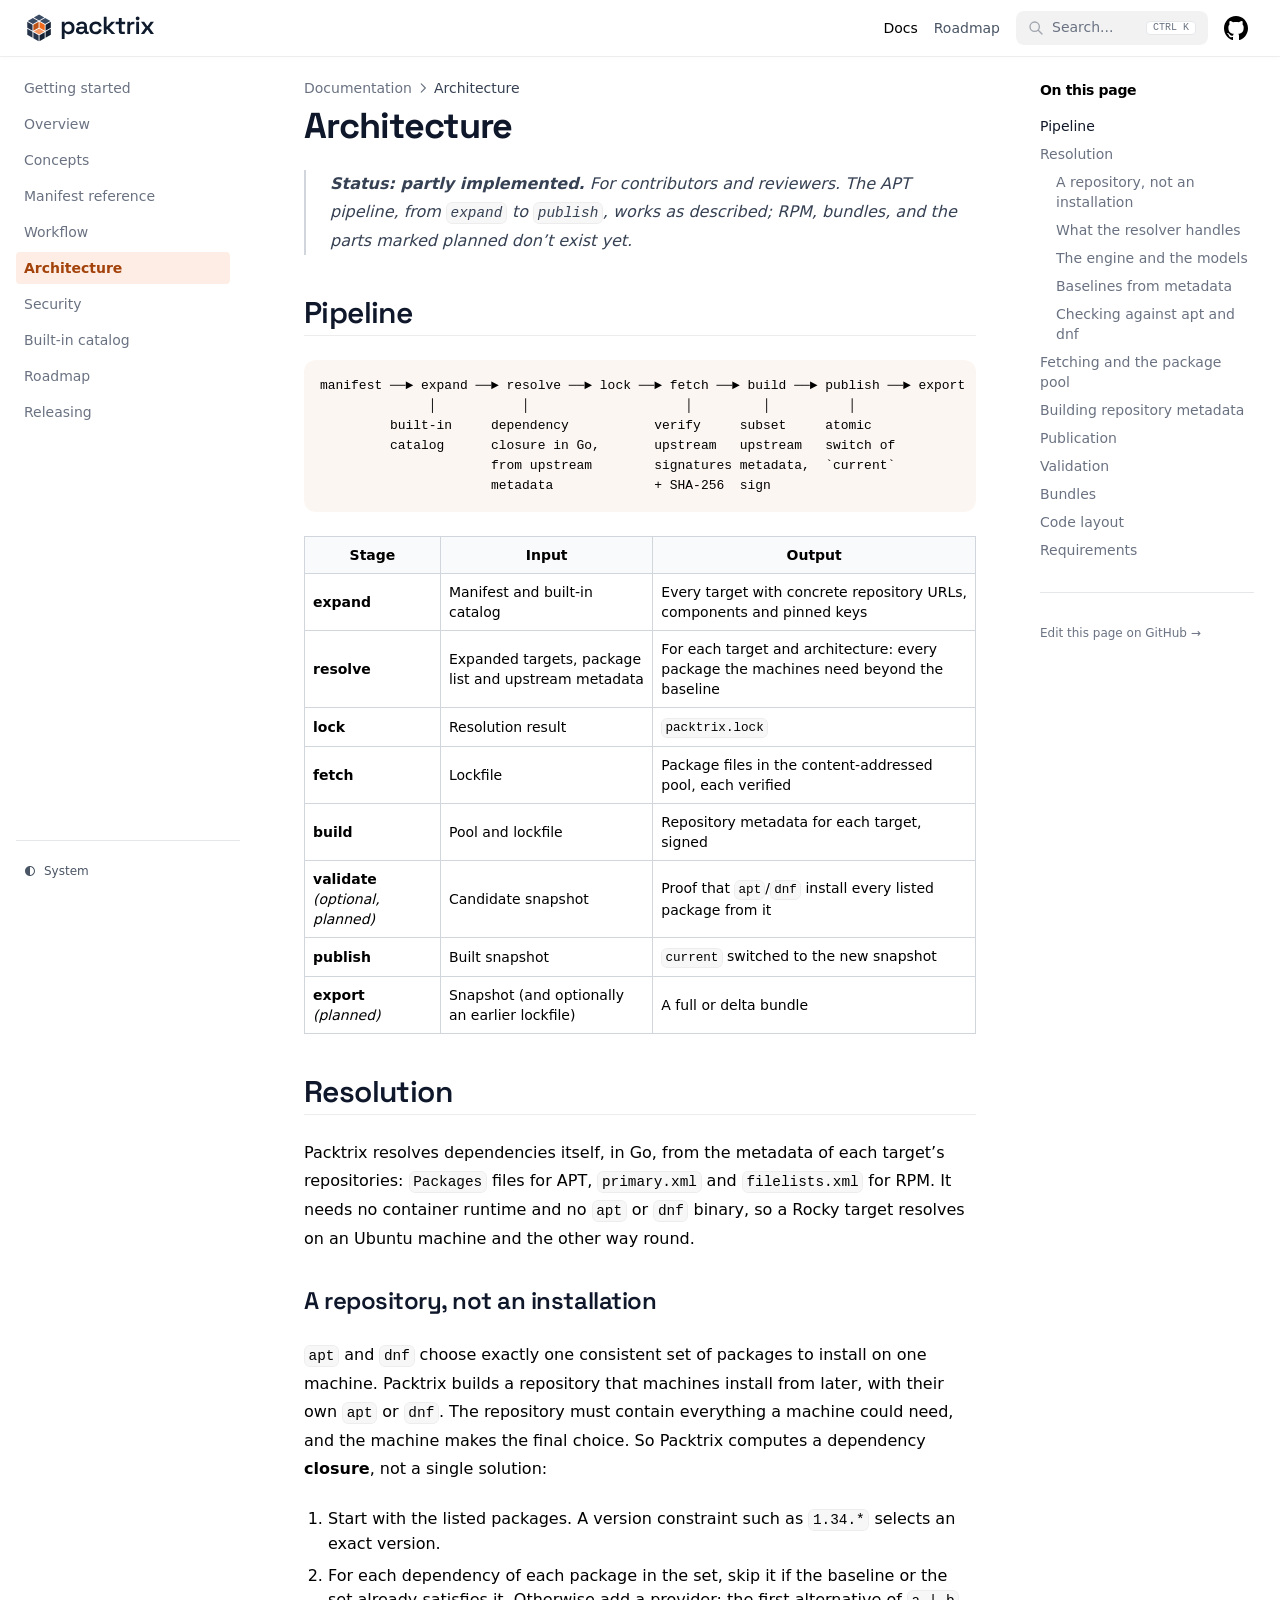
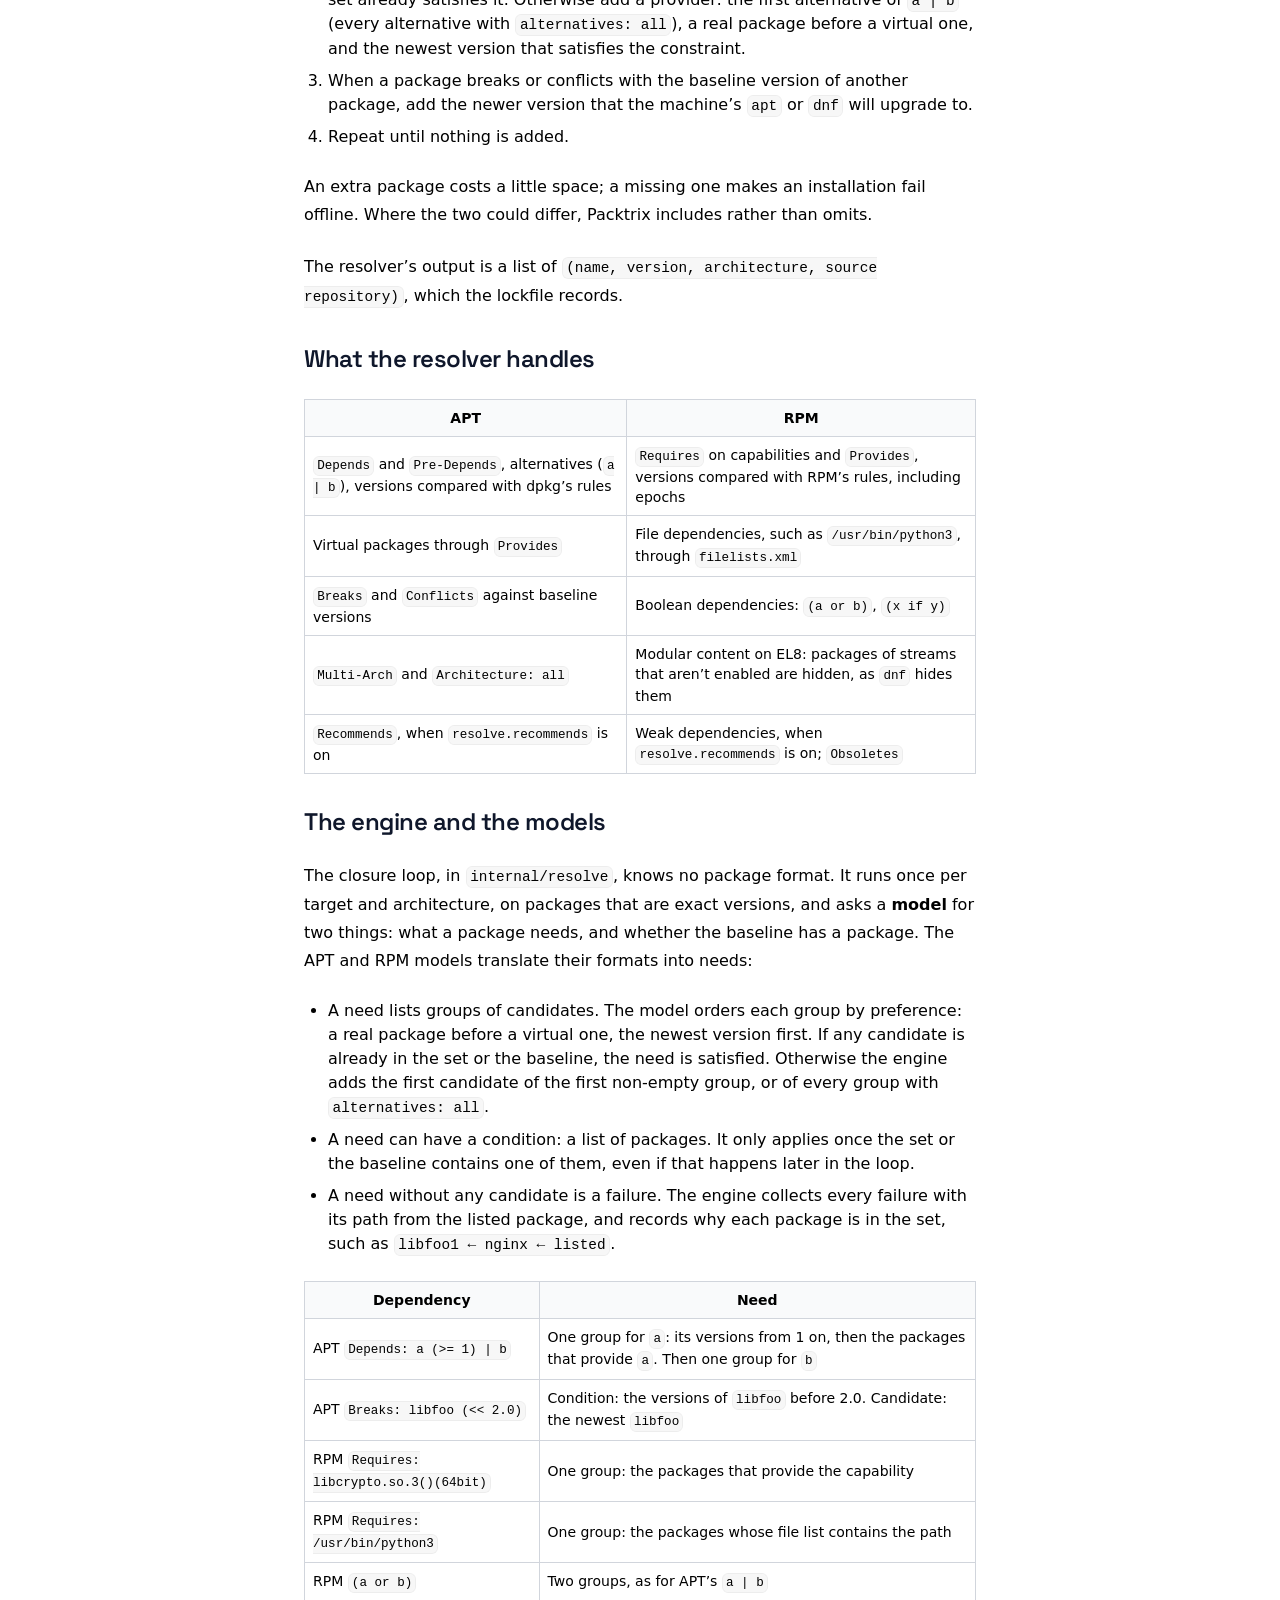
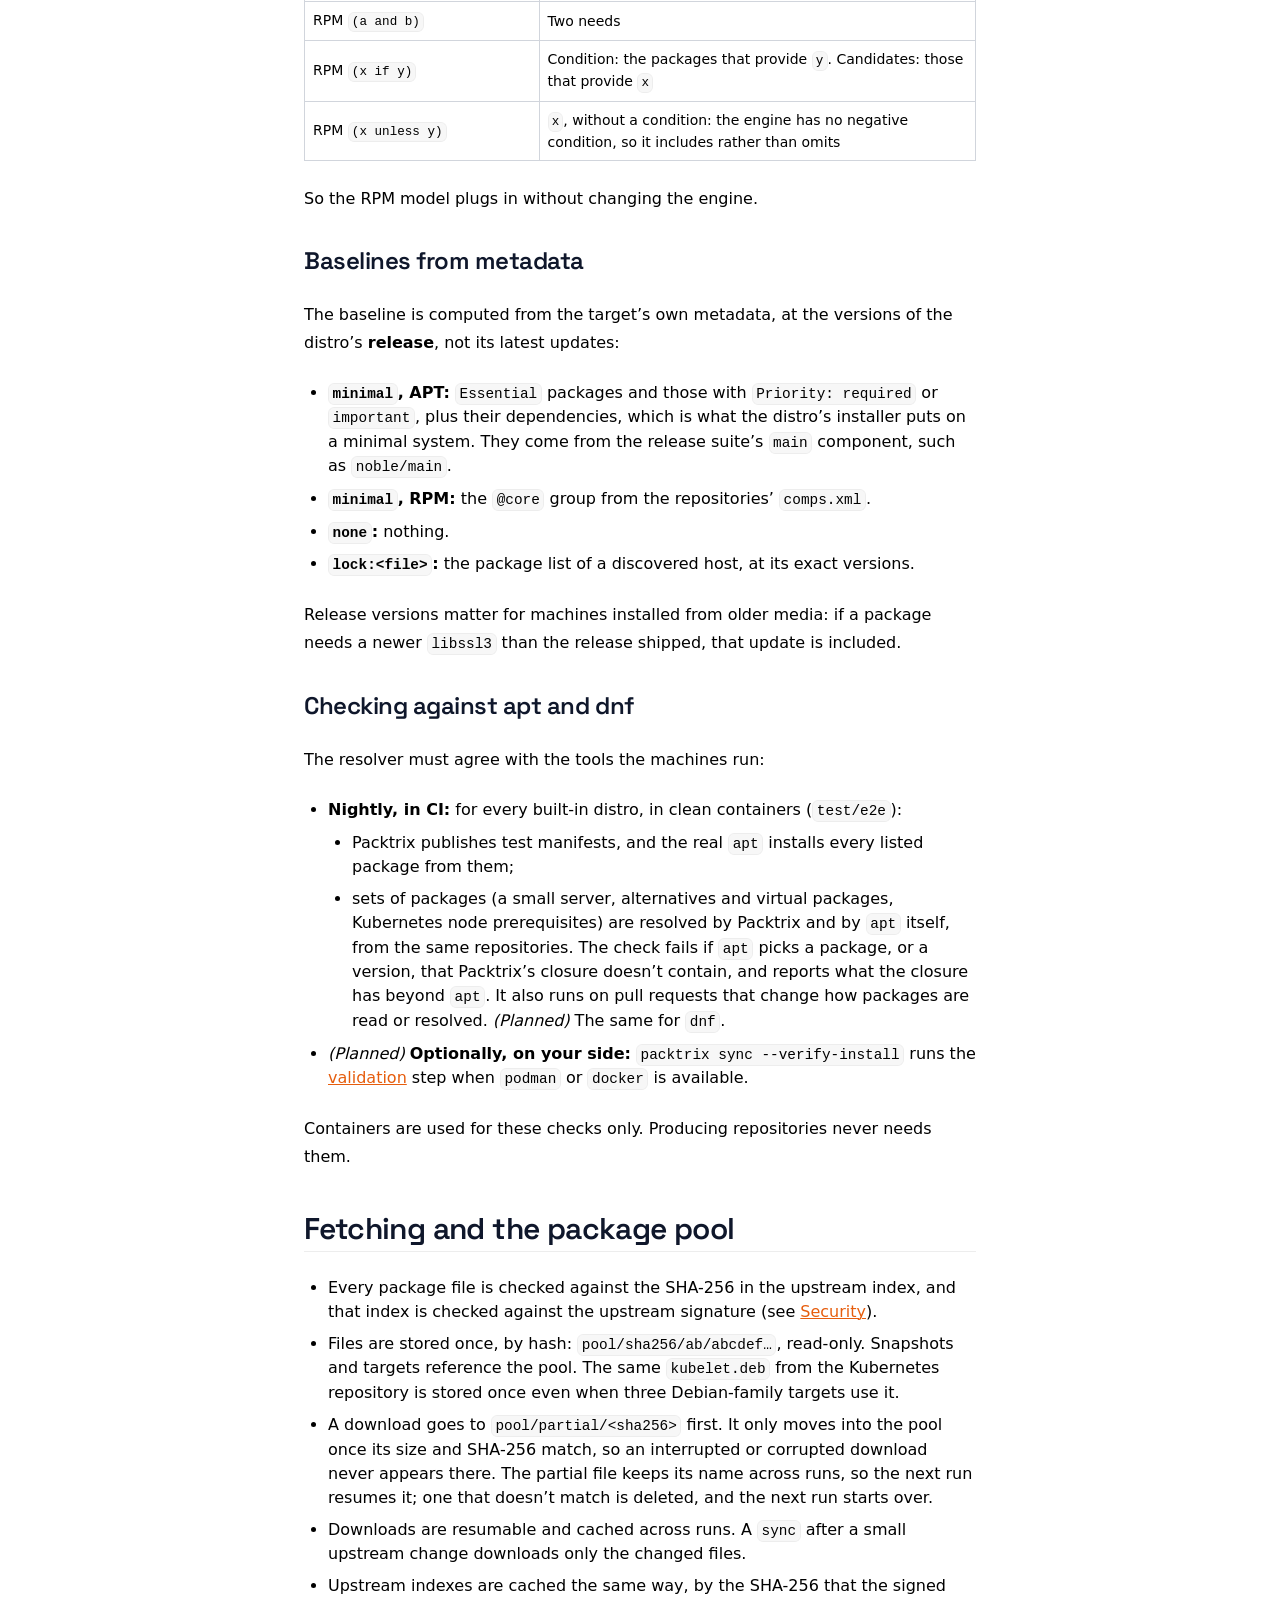
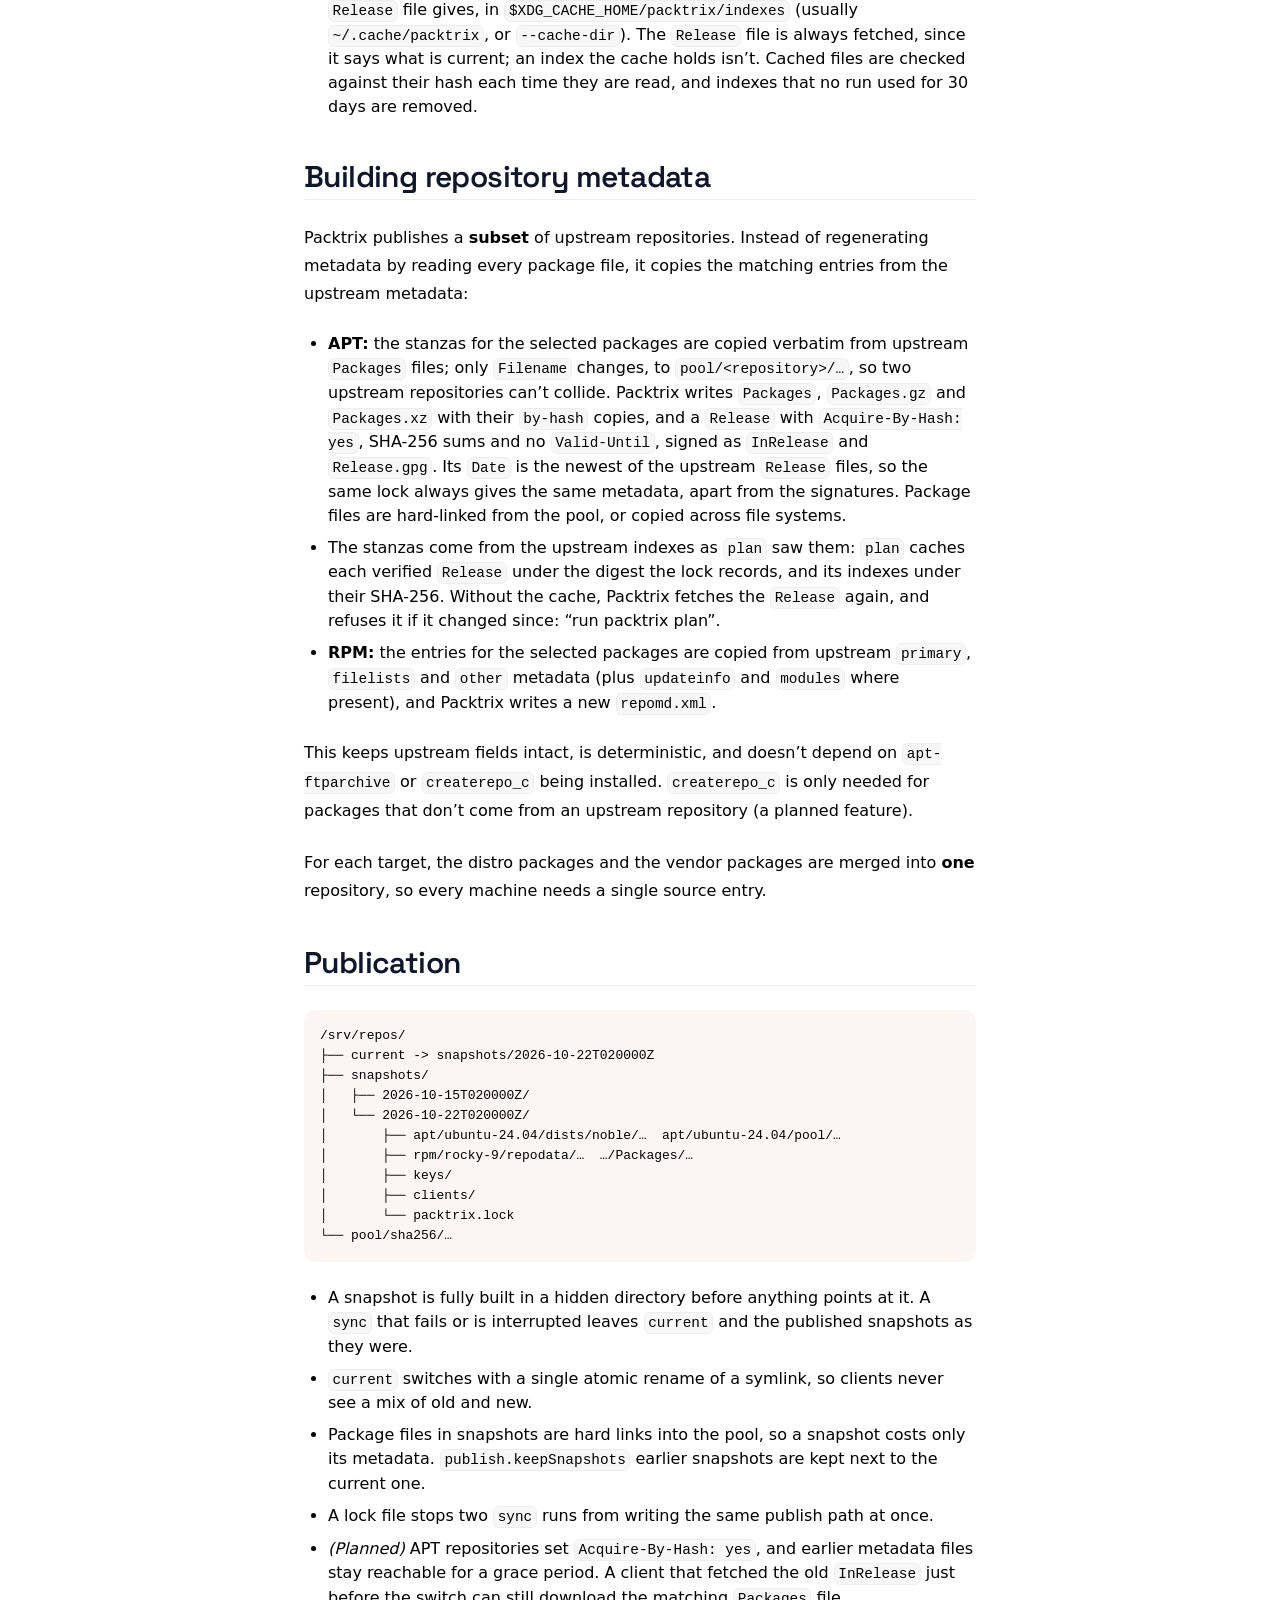
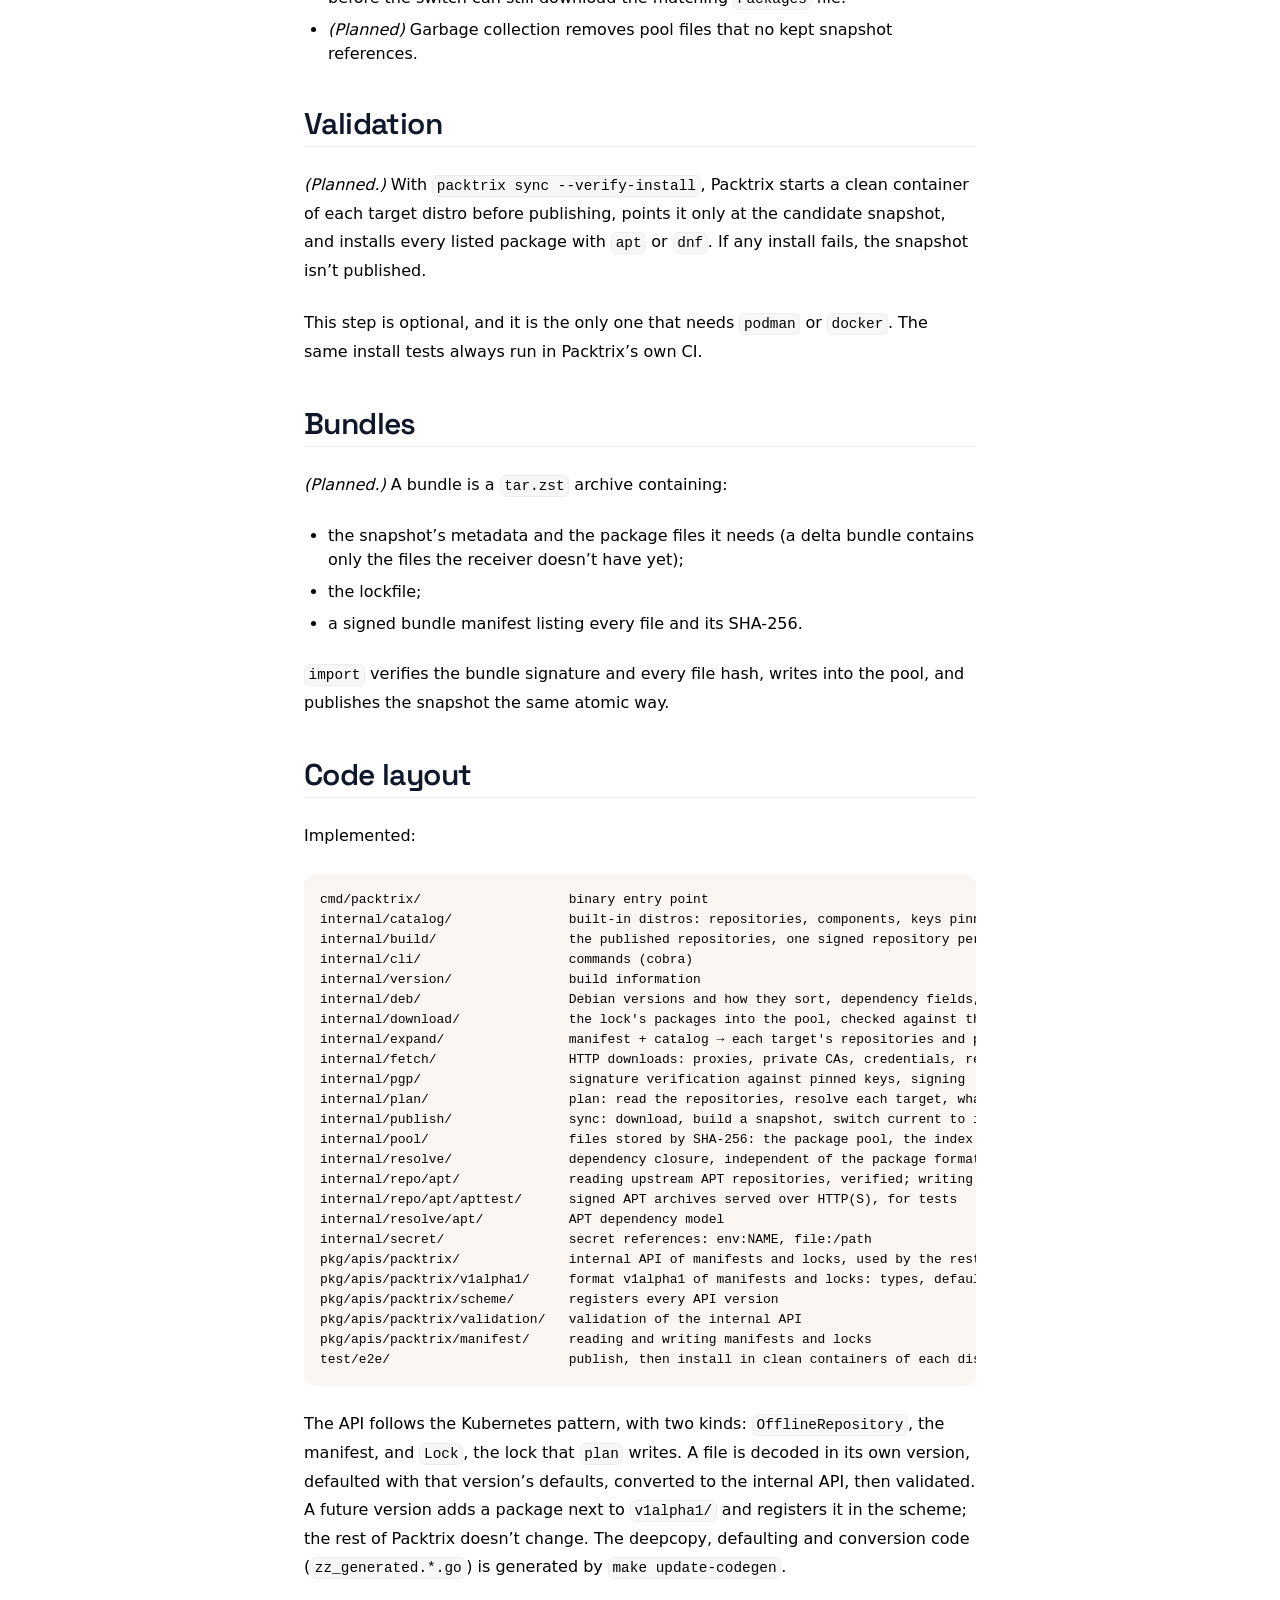
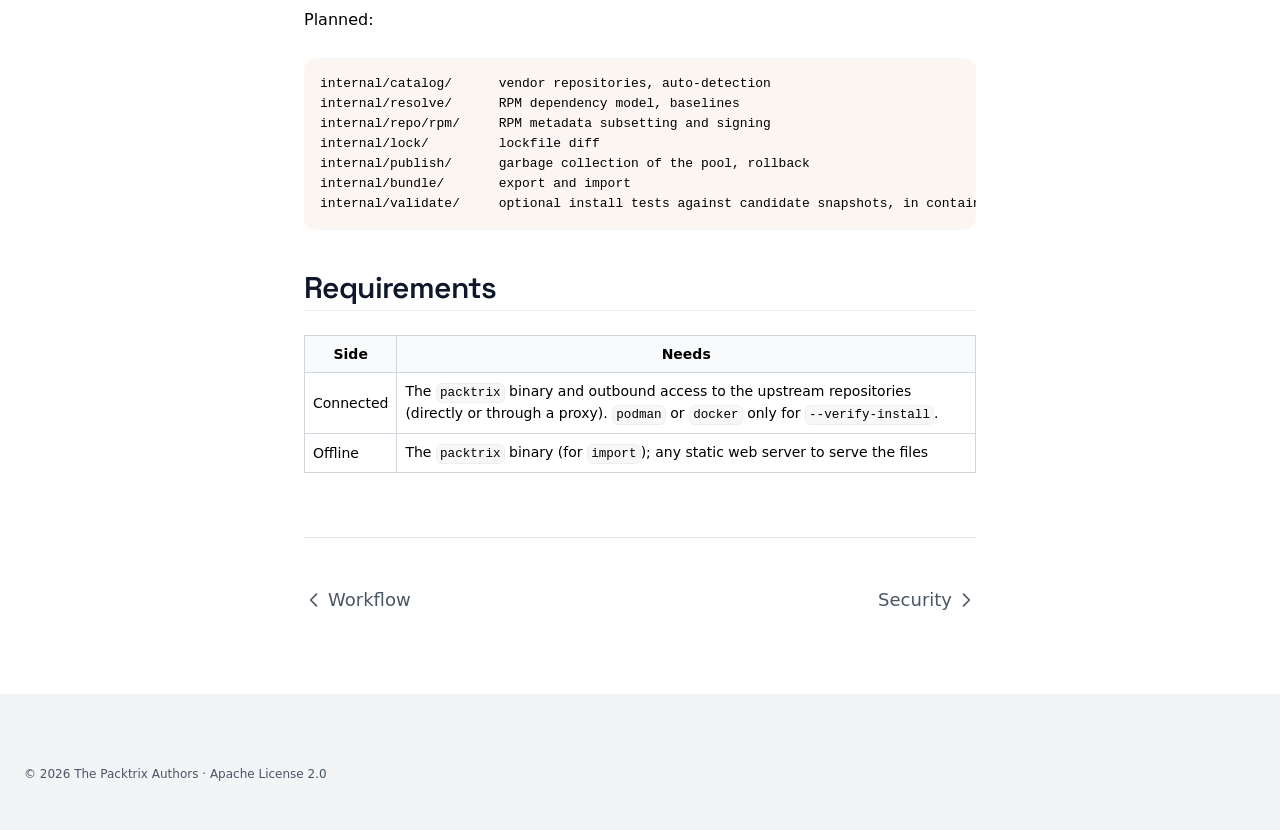
<file: docs/architecture/index.html>
<!doctype html><html lang=en dir=ltr><head><meta charset=utf-8><meta name=viewport content="width=device-width,initial-scale=1"><meta name=robots content="index, follow"><link rel=icon href=/favicon.ico sizes=32x32><link rel=icon href=/favicon.svg type=image/svg+xml><link rel=apple-touch-icon href=/apple-touch-icon.png sizes=180x180><title>Architecture – Packtrix</title><meta name=description content=" Status: partly implemented. For contributors and reviewers. The APT pipeline, from expand to publish, works as described; RPM, bundles, and the parts marked planned don’t exist yet.
Pipeline manifest ──► expand ──► resolve ──► lock ──► fetch ──► build ──► publish ──► export │ │ │ │ │ built-in dependency verify subset atomic catalog closure in Go, upstream upstream switch of from upstream signatures metadata, `current` metadata + SHA-256 sign Stage Input Output expand Manifest and built-in catalog Every target with concrete repository URLs, components and pinned keys resolve Expanded targets, package list and upstream metadata For each target and architecture: every package the machines need beyond the baseline lock Resolution result packtrix.lock fetch Lockfile Package files in the content-addressed pool, each verified build Pool and lockfile Repository metadata for each target, signed validate (optional, planned) Candidate snapshot Proof that apt/dnf install every listed package from it publish Built snapshot current switched to the new snapshot export (planned) Snapshot (and optionally an earlier lockfile) A full or delta bundle Resolution Packtrix resolves dependencies itself, in Go, from the metadata of each target’s repositories: Packages files for APT, primary.xml and filelists.xml for RPM. It needs no container runtime and no apt or dnf binary, so a Rocky target resolves on an Ubuntu machine and the other way round."><link rel=canonical href=https://packtrix.github.io/docs/architecture/ itemprop=url><meta property="og:title" content="Architecture"><meta property="og:description" content="
    
      
  Status: partly implemented. For contributors and reviewers. The APT pipeline, from expand to publish, works as described; RPM, bundles, and the parts marked planned don&rsquo;t exist yet.


Pipeline
    

manifest ──► expand ──► resolve ──► lock ──► fetch ──► build ──► publish ──► export
              │           │                    │         │          │
         built-in     dependency           verify     subset     atomic
         catalog      closure in Go,       upstream   upstream   switch of
                      from upstream        signatures metadata,  `current`
                      metadata             + SHA-256  sign
  
    

  



	
			
					Stage
					Input
					Output
			
	
	
			
					expand
					Manifest and built-in catalog
					Every target with concrete repository URLs, components and pinned keys
			
			
					resolve
					Expanded targets, package list and upstream metadata
					For each target and architecture: every package the machines need beyond the baseline
			
			
					lock
					Resolution result
					packtrix.lock
			
			
					fetch
					Lockfile
					Package files in the content-addressed pool, each verified
			
			
					build
					Pool and lockfile
					Repository metadata for each target, signed
			
			
					validate (optional, planned)
					Candidate snapshot
					Proof that apt/dnf install every listed package from it
			
			
					publish
					Built snapshot
					current switched to the new snapshot
			
			
					export (planned)
					Snapshot (and optionally an earlier lockfile)
					A full or delta bundle
			
	

Resolution
    Packtrix resolves dependencies itself, in Go, from the metadata of each target&rsquo;s repositories: Packages files for APT, primary.xml and filelists.xml for RPM. It needs no container runtime and no apt or dnf binary, so a Rocky target resolves on an Ubuntu machine and the other way round.
    
  "><meta property="og:type" content="
    article
  "><meta property="og:url" content="https://packtrix.github.io/docs/architecture/"><meta property="og:image" content="https://packtrix.github.io/images/logo/social-preview.png"><meta property="article:section" content="docs"><meta itemprop=name content="Architecture"><meta itemprop=description content="Status: partly implemented. For contributors and reviewers. The APT pipeline, from expand to publish, works as described; RPM, bundles, and the parts marked planned don’t exist yet.
Pipeline manifest ──► expand ──► resolve ──► lock ──► fetch ──► build ──► publish ──► export │ │ │ │ │ built-in dependency verify subset atomic catalog closure in Go, upstream upstream switch of from upstream signatures metadata, `current` metadata + SHA-256 sign Stage Input Output expand Manifest and built-in catalog Every target with concrete repository URLs, components and pinned keys resolve Expanded targets, package list and upstream metadata For each target and architecture: every package the machines need beyond the baseline lock Resolution result packtrix.lock fetch Lockfile Package files in the content-addressed pool, each verified build Pool and lockfile Repository metadata for each target, signed validate (optional, planned) Candidate snapshot Proof that apt/dnf install every listed package from it publish Built snapshot current switched to the new snapshot export (planned) Snapshot (and optionally an earlier lockfile) A full or delta bundle Resolution Packtrix resolves dependencies itself, in Go, from the metadata of each target’s repositories: Packages files for APT, primary.xml and filelists.xml for RPM. It needs no container runtime and no apt or dnf binary, so a Rocky target resolves on an Ubuntu machine and the other way round."><meta itemprop=wordCount content="2153"><meta itemprop=image content="https://packtrix.github.io/images/logo/social-preview.png"><meta name=twitter:card content="summary_large_image"><meta name=twitter:image content="https://packtrix.github.io/images/logo/social-preview.png"><meta name=twitter:title content="Architecture"><meta name=twitter:description content="Status: partly implemented. For contributors and reviewers. The APT pipeline, from expand to publish, works as described; RPM, bundles, and the parts marked planned don’t exist yet.
Pipeline manifest ──► expand ──► resolve ──► lock ──► fetch ──► build ──► publish ──► export │ │ │ │ │ built-in dependency verify subset atomic catalog closure in Go, upstream upstream switch of from upstream signatures metadata, `current` metadata + SHA-256 sign Stage Input Output expand Manifest and built-in catalog Every target with concrete repository URLs, components and pinned keys resolve Expanded targets, package list and upstream metadata For each target and architecture: every package the machines need beyond the baseline lock Resolution result packtrix.lock fetch Lockfile Package files in the content-addressed pool, each verified build Pool and lockfile Repository metadata for each target, signed validate (optional, planned) Candidate snapshot Proof that apt/dnf install every listed package from it publish Built snapshot current switched to the new snapshot export (planned) Snapshot (and optionally an earlier lockfile) A full or delta bundle Resolution Packtrix resolves dependencies itself, in Go, from the metadata of each target’s repositories: Packages files for APT, primary.xml and filelists.xml for RPM. It needs no container runtime and no apt or dnf binary, so a Rocky target resolves on an Ubuntu machine and the other way round."><link rel=preload href=/css/compiled/main.min.de859fe9a6a6393e52a2a5ff54522848df1f8c1ff4191987d0d72e400aaf82a0.css as=style integrity="sha256-3oWf6aamOT5SoqX/VFIoSN8fjB/0GRmH0NcuQAqvgqA="><link href=/css/compiled/main.min.de859fe9a6a6393e52a2a5ff54522848df1f8c1ff4191987d0d72e400aaf82a0.css rel=stylesheet integrity="sha256-3oWf6aamOT5SoqX/VFIoSN8fjB/0GRmH0NcuQAqvgqA="><script src=/js/main-head.min.bbb353731723c08eaf67b231610392e3665384806ddb6bee51d4a965494c762e.js integrity="sha256-u7NTcxcjwI6vZ7IxYQOS42ZThIBt22vuUdSpZUlMdi4="></script><link rel=preload href=/fonts/space-grotesk.woff2 as=font type=font/woff2 crossorigin><style>@font-face{font-family:space grotesk;src:url(/fonts/space-grotesk.woff2)format("woff2");font-weight:400 700;font-display:swap}</style></head><body><a href=#content class="hx:sr-only hx:focus-visible:not-sr-only hx:focus-visible:fixed hx:focus-visible:z-50 hx:focus-visible:top-2 hx:focus-visible:left-2 hx:focus-visible:bg-primary-500 hx:focus-visible:text-white hx:focus-visible:px-4 hx:focus-visible:py-2 hx:focus-visible:rounded-md hx:focus-visible:text-sm hx:focus-visible:font-medium">Skip to content</a><div class="hextra-nav-container hx:sticky hx:top-0 hx:z-20 hx:w-full hx:bg-transparent hx:print:hidden"><div class="hextra-nav-container-blur hx:pointer-events-none hx:absolute hx:z-[-1] hx:h-full hx:w-full hx:bg-white hx:dark:bg-dark hx:shadow-[0_2px_4px_rgba(0,0,0,.02),0_1px_0_rgba(0,0,0,.06)] hx:contrast-more:shadow-[0_0_0_1px_#000] hx:dark:shadow-[0_-1px_0_rgba(255,255,255,.1)_inset] hx:contrast-more:dark:shadow-[0_0_0_1px_#fff]"></div><nav class="hextra-max-navbar-width hx:mx-auto hx:flex hx:items-center hx:justify-end hx:gap-1 hx:md:gap-2 hx:h-[var(--hextra-navbar-height)] hx:px-6"><a class="hx:flex hx:items-center hx:hover:opacity-75 hx:ltr:mr-auto hx:rtl:ml-auto" href=/><img class="hx:mr-2 hx:block hx:dark:hidden" src=/images/logo/packtrix-logo.svg alt=Packtrix height=30 width=130>
<img class="hx:mr-2 hx:hidden hx:dark:block" src=/images/logo/packtrix-logo-dark.svg alt=Packtrix height=30 width=130>
</a><a title href=/docs class="hx:text-sm hx:contrast-more:text-gray-700 hx:contrast-more:dark:text-gray-100 hx:relative hx:-ml-2 hx:hidden hx:whitespace-nowrap hx:p-2 hx:md:inline-flex hx:items-center hx:gap-1 hx:font-medium"><span class=hx:text-center>Docs</span>
</a><a title href=/docs/roadmap class="hx:text-sm hx:contrast-more:text-gray-700 hx:contrast-more:dark:text-gray-100 hx:relative hx:-ml-2 hx:hidden hx:whitespace-nowrap hx:p-2 hx:md:inline-flex hx:items-center hx:gap-1 hx:text-gray-600 hx:hover:text-gray-800 hx:dark:text-gray-400 hx:dark:hover:text-gray-200"><span class=hx:text-center>Roadmap</span>
</a><button type=button class=hextra-search-trigger data-search-open aria-haspopup=dialog aria-controls=hextra-search-dialog aria-label=Search...><svg class="hextra-search-trigger-icon" focusable="false" fill="none" viewBox="0 0 24 24" stroke-width="2" stroke="currentColor" aria-hidden="true"><path stroke-linecap="round" stroke-linejoin="round" d="M21 21l-6-6m2-5A7 7 0 113 10a7 7 0 0114 0z"/></svg><span class=hextra-search-trigger-label>Search...</span>
<kbd class=hextra-search-trigger-kbd>CTRL K</kbd>
</button>
<a class="hx:p-1 hx:md:p-2 hx:text-current" target=_blank rel=noreferrer href=https://github.com/packtrix/packtrix title=GitHub><svg height="24" fill="currentColor" viewBox="3 3 18 18"><path d="M12 3C7.0275 3 3 7.12937 3 12.2276c0 4.0833 2.57625 7.5321 6.15374 8.7548C9.60374 21.0631 9.77249 20.7863 9.77249 20.5441 9.77249 20.3249 9.76125 19.5982 9.76125 18.8254 7.5 19.2522 6.915 18.2602 6.735 17.7412 6.63375 17.4759 6.19499 16.6569 5.8125 16.4378 5.4975 16.2647 5.0475 15.838 5.80124 15.8264 6.51 15.8149 7.01625 16.4954 7.18499 16.7723 7.99499 18.1679 9.28875 17.7758 9.80625 17.5335 9.885 16.9337 10.1212 16.53 10.38 16.2993 8.3775 16.0687 6.285 15.2728 6.285 11.7432c0-1.0035.34875-1.834.92249-2.47994C7.1175 9.03257 6.8025 8.08674 7.2975 6.81794c0 0 .753749999999999-.24223 2.47499.94583.72001-.20762 1.48501-.31143 2.25001-.31143C12.7875 7.45234 13.5525 7.55615 14.2725 7.76377c1.7212-1.19959 2.475-.94583 2.475-.94583C17.2424 8.08674 16.9275 9.03257 16.8375 9.26326 17.4113 9.9092 17.76 10.7281 17.76 11.7432c0 3.5411-2.1037 4.3255-4.1063 4.5561C13.98 16.5877 14.2613 17.1414 14.2613 18.0065 14.2613 19.2407 14.25 20.2326 14.25 20.5441 14.25 20.7863 14.4188 21.0746 14.8688 20.9824 16.6554 20.364 18.2079 19.1866 19.3078 17.6162c1.0999-1.5705 1.6917-3.4551 1.6922-5.3886C21 7.12937 16.9725 3 12 3z"/></svg>
<span class=hx:sr-only>GitHub</span>
</a><button type=button aria-label=Menu aria-expanded=false class="hextra-hamburger-menu hx:cursor-pointer hx:-mr-1 hx:rounded-sm hx:p-1 hx:active:bg-gray-400/20 hx:md:hidden hx:hextra-focus-visible-inset"><svg height="24" fill="none" viewBox="0 0 24 24" stroke="currentColor"><g><path stroke-linecap="round" stroke-linejoin="round" stroke-width="2" d="M4 8H20"/></g><g><path stroke-linecap="round" stroke-linejoin="round" stroke-width="2" d="M4 16H20"/></g></svg></button></nav></div><div class="hx:mx-auto hx:flex hextra-max-page-width"><aside class="hextra-sidebar-container hx:flex hx:flex-col hx:print:hidden hx:md:top-[var(--hextra-navbar-height)] hx:md:shrink-0 hx:md:w-64 hx:md:self-start hx:max-md:[transform:translate3d(0,-100%,0)] hx:md:sticky"><div class="hextra-scrollbar hx:overflow-y-auto hx:overflow-x-hidden hx:p-4 hx:grow hx:md:h-[calc(100vh-var(--hextra-navbar-height)-var(--menu-height))]"><ul class="hx:flex hx:flex-col hx:gap-1 hx:md:hidden"><li class=open><div class="hextra-sidebar-item hx:group hx:relative hx:flex hx:items-center" data-active=false><a class="hx:flex hx:items-center hx:justify-between hx:gap-2 hx:grow hx:cursor-pointer hx:rounded-sm hx:px-2 hx:py-1.5 hx:text-sm hx:transition-colors [-webkit-tap-highlight-color:transparent] [-webkit-touch-callout:none] hx:hextra-focus-visible-inset hx:ltr:pr-8 hx:rtl:pl-8 hx:text-gray-500 hx:hover:bg-gray-100 hx:hover:text-gray-900 hx:contrast-more:border hx:contrast-more:border-transparent hx:contrast-more:text-gray-900 hx:contrast-more:hover:border-gray-900 hx:dark:text-neutral-400 hx:dark:hover:bg-primary-100/5 hx:dark:hover:text-gray-50 hx:contrast-more:dark:text-gray-50 hx:contrast-more:dark:hover:border-gray-50" href=/docs/><span class="hx:min-w-0 [word-break:break-word]">Docs</span>
</a><button type=button class="hextra-sidebar-collapsible-button hx:absolute hx:top-1/2 hx:-translate-y-1/2 hx:ltr:right-2 hx:rtl:left-2 hx:shrink-0 hx:cursor-pointer hx:p-0 hx:text-gray-500 hx:dark:text-neutral-400 hx:group-hover:text-gray-900 hx:dark:group-hover:text-gray-50 hx:group-data-[active=true]:text-primary-800 hx:group-data-[active=true]:dark:text-primary-600 hx:hextra-focus-visible-inset" aria-label="Toggle section" aria-expanded=true><svg fill="none" viewBox="0 0 24 24" stroke="currentColor" aria-hidden="true" focusable="false" class="hx:h-[18px] hx:min-w-[18px] hx:rounded-xs hx:p-0.5 hx:hover:bg-gray-800/5 hx:dark:hover:bg-gray-100/5"><path stroke-linecap="round" stroke-linejoin="round" stroke-width="2" d="M9 5l7 7-7 7" class="hx:origin-center hx:transition-transform hx:rtl:-rotate-180"/></svg></button></div><div class="hextra-sidebar-children hx:ltr:pr-0 hx:rtl:pl-0 hx:overflow-hidden"><ul class='hx:relative hx:flex hx:flex-col hx:gap-1 hx:before:absolute hx:before:inset-y-1 hx:before:w-px hx:before:bg-gray-200 hx:before:content-[""] hx:ltr:ml-3 hx:ltr:pl-3 hx:ltr:before:left-0 hx:rtl:mr-3 hx:rtl:pr-3 hx:rtl:before:right-0 hx:dark:before:bg-neutral-800'><li class="hx:flex hx:flex-col"><div class="hextra-sidebar-item hx:group hx:relative hx:flex hx:items-center" data-active=false><a class="hx:flex hx:items-center hx:justify-between hx:gap-2 hx:grow hx:cursor-pointer hx:rounded-sm hx:px-2 hx:py-1.5 hx:text-sm hx:transition-colors [-webkit-tap-highlight-color:transparent] [-webkit-touch-callout:none] hx:hextra-focus-visible-inset hx:text-gray-500 hx:hover:bg-gray-100 hx:hover:text-gray-900 hx:contrast-more:border hx:contrast-more:border-transparent hx:contrast-more:text-gray-900 hx:contrast-more:hover:border-gray-900 hx:dark:text-neutral-400 hx:dark:hover:bg-primary-100/5 hx:dark:hover:text-gray-50 hx:contrast-more:dark:text-gray-50 hx:contrast-more:dark:hover:border-gray-50" href=/docs/getting-started/><span class="hx:min-w-0 [word-break:break-word]">Getting started</span></a></div></li><li class="hx:flex hx:flex-col"><div class="hextra-sidebar-item hx:group hx:relative hx:flex hx:items-center" data-active=false><a class="hx:flex hx:items-center hx:justify-between hx:gap-2 hx:grow hx:cursor-pointer hx:rounded-sm hx:px-2 hx:py-1.5 hx:text-sm hx:transition-colors [-webkit-tap-highlight-color:transparent] [-webkit-touch-callout:none] hx:hextra-focus-visible-inset hx:text-gray-500 hx:hover:bg-gray-100 hx:hover:text-gray-900 hx:contrast-more:border hx:contrast-more:border-transparent hx:contrast-more:text-gray-900 hx:contrast-more:hover:border-gray-900 hx:dark:text-neutral-400 hx:dark:hover:bg-primary-100/5 hx:dark:hover:text-gray-50 hx:contrast-more:dark:text-gray-50 hx:contrast-more:dark:hover:border-gray-50" href=/docs/overview/><span class="hx:min-w-0 [word-break:break-word]">Overview</span></a></div></li><li class="hx:flex hx:flex-col"><div class="hextra-sidebar-item hx:group hx:relative hx:flex hx:items-center" data-active=false><a class="hx:flex hx:items-center hx:justify-between hx:gap-2 hx:grow hx:cursor-pointer hx:rounded-sm hx:px-2 hx:py-1.5 hx:text-sm hx:transition-colors [-webkit-tap-highlight-color:transparent] [-webkit-touch-callout:none] hx:hextra-focus-visible-inset hx:text-gray-500 hx:hover:bg-gray-100 hx:hover:text-gray-900 hx:contrast-more:border hx:contrast-more:border-transparent hx:contrast-more:text-gray-900 hx:contrast-more:hover:border-gray-900 hx:dark:text-neutral-400 hx:dark:hover:bg-primary-100/5 hx:dark:hover:text-gray-50 hx:contrast-more:dark:text-gray-50 hx:contrast-more:dark:hover:border-gray-50" href=/docs/concepts/><span class="hx:min-w-0 [word-break:break-word]">Concepts</span></a></div></li><li class="hx:flex hx:flex-col"><div class="hextra-sidebar-item hx:group hx:relative hx:flex hx:items-center" data-active=false><a class="hx:flex hx:items-center hx:justify-between hx:gap-2 hx:grow hx:cursor-pointer hx:rounded-sm hx:px-2 hx:py-1.5 hx:text-sm hx:transition-colors [-webkit-tap-highlight-color:transparent] [-webkit-touch-callout:none] hx:hextra-focus-visible-inset hx:text-gray-500 hx:hover:bg-gray-100 hx:hover:text-gray-900 hx:contrast-more:border hx:contrast-more:border-transparent hx:contrast-more:text-gray-900 hx:contrast-more:hover:border-gray-900 hx:dark:text-neutral-400 hx:dark:hover:bg-primary-100/5 hx:dark:hover:text-gray-50 hx:contrast-more:dark:text-gray-50 hx:contrast-more:dark:hover:border-gray-50" href=/docs/manifest/><span class="hx:min-w-0 [word-break:break-word]">Manifest reference</span></a></div></li><li class="hx:flex hx:flex-col"><div class="hextra-sidebar-item hx:group hx:relative hx:flex hx:items-center" data-active=false><a class="hx:flex hx:items-center hx:justify-between hx:gap-2 hx:grow hx:cursor-pointer hx:rounded-sm hx:px-2 hx:py-1.5 hx:text-sm hx:transition-colors [-webkit-tap-highlight-color:transparent] [-webkit-touch-callout:none] hx:hextra-focus-visible-inset hx:text-gray-500 hx:hover:bg-gray-100 hx:hover:text-gray-900 hx:contrast-more:border hx:contrast-more:border-transparent hx:contrast-more:text-gray-900 hx:contrast-more:hover:border-gray-900 hx:dark:text-neutral-400 hx:dark:hover:bg-primary-100/5 hx:dark:hover:text-gray-50 hx:contrast-more:dark:text-gray-50 hx:contrast-more:dark:hover:border-gray-50" href=/docs/workflow/><span class="hx:min-w-0 [word-break:break-word]">Workflow</span></a></div></li><li class="hx:flex hx:flex-col open"><div class="hextra-sidebar-item hx:group hx:relative hx:flex hx:items-center" data-active=true><a class="hx:flex hx:items-center hx:justify-between hx:gap-2 hx:grow hx:cursor-pointer hx:rounded-sm hx:px-2 hx:py-1.5 hx:text-sm hx:transition-colors [-webkit-tap-highlight-color:transparent] [-webkit-touch-callout:none] hx:hextra-focus-visible-inset hextra-sidebar-active-item hx:bg-primary-100 hx:font-semibold hx:text-primary-800 hx:contrast-more:border hx:contrast-more:border-primary-500 hx:dark:bg-primary-400/10 hx:dark:text-primary-600 hx:contrast-more:dark:border-primary-500" href=/docs/architecture/><span class="hx:min-w-0 [word-break:break-word]">Architecture</span></a></div><ul class='hx:flex hx:flex-col hx:gap-1 hx:relative hx:before:absolute hx:before:inset-y-1 hx:before:w-px hx:before:bg-gray-200 hx:before:content-[""] hx:dark:before:bg-neutral-800 hx:ltr:pl-3 hx:ltr:before:left-0 hx:rtl:pr-3 hx:rtl:before:right-0 hx:ltr:ml-3 hx:rtl:mr-3'><li><a href=#pipeline class="hx:flex hx:rounded-sm hx:px-2 hx:py-1.5 hx:text-sm hx:transition-colors [word-break:break-word] hx:cursor-pointer [-webkit-tap-highlight-color:transparent] [-webkit-touch-callout:none] hx:contrast-more:border hx:gap-2 hx:before:opacity-25 hx:before:content-['#'] hx:text-gray-500 hx:hover:bg-gray-100 hx:hover:text-gray-900 hx:dark:text-neutral-400 hx:dark:hover:bg-primary-100/5 hx:dark:hover:text-gray-50 hx:contrast-more:text-gray-900 hx:contrast-more:dark:text-gray-50 hx:contrast-more:border-transparent hx:contrast-more:hover:border-gray-900 hx:contrast-more:dark:hover:border-gray-50">Pipeline</a></li><li><a href=#resolution class="hx:flex hx:rounded-sm hx:px-2 hx:py-1.5 hx:text-sm hx:transition-colors [word-break:break-word] hx:cursor-pointer [-webkit-tap-highlight-color:transparent] [-webkit-touch-callout:none] hx:contrast-more:border hx:gap-2 hx:before:opacity-25 hx:before:content-['#'] hx:text-gray-500 hx:hover:bg-gray-100 hx:hover:text-gray-900 hx:dark:text-neutral-400 hx:dark:hover:bg-primary-100/5 hx:dark:hover:text-gray-50 hx:contrast-more:text-gray-900 hx:contrast-more:dark:text-gray-50 hx:contrast-more:border-transparent hx:contrast-more:hover:border-gray-900 hx:contrast-more:dark:hover:border-gray-50">Resolution</a></li><li><a href=#fetching-and-the-package-pool class="hx:flex hx:rounded-sm hx:px-2 hx:py-1.5 hx:text-sm hx:transition-colors [word-break:break-word] hx:cursor-pointer [-webkit-tap-highlight-color:transparent] [-webkit-touch-callout:none] hx:contrast-more:border hx:gap-2 hx:before:opacity-25 hx:before:content-['#'] hx:text-gray-500 hx:hover:bg-gray-100 hx:hover:text-gray-900 hx:dark:text-neutral-400 hx:dark:hover:bg-primary-100/5 hx:dark:hover:text-gray-50 hx:contrast-more:text-gray-900 hx:contrast-more:dark:text-gray-50 hx:contrast-more:border-transparent hx:contrast-more:hover:border-gray-900 hx:contrast-more:dark:hover:border-gray-50">Fetching and the package pool</a></li><li><a href=#building-repository-metadata class="hx:flex hx:rounded-sm hx:px-2 hx:py-1.5 hx:text-sm hx:transition-colors [word-break:break-word] hx:cursor-pointer [-webkit-tap-highlight-color:transparent] [-webkit-touch-callout:none] hx:contrast-more:border hx:gap-2 hx:before:opacity-25 hx:before:content-['#'] hx:text-gray-500 hx:hover:bg-gray-100 hx:hover:text-gray-900 hx:dark:text-neutral-400 hx:dark:hover:bg-primary-100/5 hx:dark:hover:text-gray-50 hx:contrast-more:text-gray-900 hx:contrast-more:dark:text-gray-50 hx:contrast-more:border-transparent hx:contrast-more:hover:border-gray-900 hx:contrast-more:dark:hover:border-gray-50">Building repository metadata</a></li><li><a href=#publication class="hx:flex hx:rounded-sm hx:px-2 hx:py-1.5 hx:text-sm hx:transition-colors [word-break:break-word] hx:cursor-pointer [-webkit-tap-highlight-color:transparent] [-webkit-touch-callout:none] hx:contrast-more:border hx:gap-2 hx:before:opacity-25 hx:before:content-['#'] hx:text-gray-500 hx:hover:bg-gray-100 hx:hover:text-gray-900 hx:dark:text-neutral-400 hx:dark:hover:bg-primary-100/5 hx:dark:hover:text-gray-50 hx:contrast-more:text-gray-900 hx:contrast-more:dark:text-gray-50 hx:contrast-more:border-transparent hx:contrast-more:hover:border-gray-900 hx:contrast-more:dark:hover:border-gray-50">Publication</a></li><li><a href=#validation class="hx:flex hx:rounded-sm hx:px-2 hx:py-1.5 hx:text-sm hx:transition-colors [word-break:break-word] hx:cursor-pointer [-webkit-tap-highlight-color:transparent] [-webkit-touch-callout:none] hx:contrast-more:border hx:gap-2 hx:before:opacity-25 hx:before:content-['#'] hx:text-gray-500 hx:hover:bg-gray-100 hx:hover:text-gray-900 hx:dark:text-neutral-400 hx:dark:hover:bg-primary-100/5 hx:dark:hover:text-gray-50 hx:contrast-more:text-gray-900 hx:contrast-more:dark:text-gray-50 hx:contrast-more:border-transparent hx:contrast-more:hover:border-gray-900 hx:contrast-more:dark:hover:border-gray-50">Validation</a></li><li><a href=#bundles class="hx:flex hx:rounded-sm hx:px-2 hx:py-1.5 hx:text-sm hx:transition-colors [word-break:break-word] hx:cursor-pointer [-webkit-tap-highlight-color:transparent] [-webkit-touch-callout:none] hx:contrast-more:border hx:gap-2 hx:before:opacity-25 hx:before:content-['#'] hx:text-gray-500 hx:hover:bg-gray-100 hx:hover:text-gray-900 hx:dark:text-neutral-400 hx:dark:hover:bg-primary-100/5 hx:dark:hover:text-gray-50 hx:contrast-more:text-gray-900 hx:contrast-more:dark:text-gray-50 hx:contrast-more:border-transparent hx:contrast-more:hover:border-gray-900 hx:contrast-more:dark:hover:border-gray-50">Bundles</a></li><li><a href=#code-layout class="hx:flex hx:rounded-sm hx:px-2 hx:py-1.5 hx:text-sm hx:transition-colors [word-break:break-word] hx:cursor-pointer [-webkit-tap-highlight-color:transparent] [-webkit-touch-callout:none] hx:contrast-more:border hx:gap-2 hx:before:opacity-25 hx:before:content-['#'] hx:text-gray-500 hx:hover:bg-gray-100 hx:hover:text-gray-900 hx:dark:text-neutral-400 hx:dark:hover:bg-primary-100/5 hx:dark:hover:text-gray-50 hx:contrast-more:text-gray-900 hx:contrast-more:dark:text-gray-50 hx:contrast-more:border-transparent hx:contrast-more:hover:border-gray-900 hx:contrast-more:dark:hover:border-gray-50">Code layout</a></li><li><a href=#requirements class="hx:flex hx:rounded-sm hx:px-2 hx:py-1.5 hx:text-sm hx:transition-colors [word-break:break-word] hx:cursor-pointer [-webkit-tap-highlight-color:transparent] [-webkit-touch-callout:none] hx:contrast-more:border hx:gap-2 hx:before:opacity-25 hx:before:content-['#'] hx:text-gray-500 hx:hover:bg-gray-100 hx:hover:text-gray-900 hx:dark:text-neutral-400 hx:dark:hover:bg-primary-100/5 hx:dark:hover:text-gray-50 hx:contrast-more:text-gray-900 hx:contrast-more:dark:text-gray-50 hx:contrast-more:border-transparent hx:contrast-more:hover:border-gray-900 hx:contrast-more:dark:hover:border-gray-50">Requirements</a></li></ul></li><li class="hx:flex hx:flex-col"><div class="hextra-sidebar-item hx:group hx:relative hx:flex hx:items-center" data-active=false><a class="hx:flex hx:items-center hx:justify-between hx:gap-2 hx:grow hx:cursor-pointer hx:rounded-sm hx:px-2 hx:py-1.5 hx:text-sm hx:transition-colors [-webkit-tap-highlight-color:transparent] [-webkit-touch-callout:none] hx:hextra-focus-visible-inset hx:text-gray-500 hx:hover:bg-gray-100 hx:hover:text-gray-900 hx:contrast-more:border hx:contrast-more:border-transparent hx:contrast-more:text-gray-900 hx:contrast-more:hover:border-gray-900 hx:dark:text-neutral-400 hx:dark:hover:bg-primary-100/5 hx:dark:hover:text-gray-50 hx:contrast-more:dark:text-gray-50 hx:contrast-more:dark:hover:border-gray-50" href=/docs/security/><span class="hx:min-w-0 [word-break:break-word]">Security</span></a></div></li><li class="hx:flex hx:flex-col"><div class="hextra-sidebar-item hx:group hx:relative hx:flex hx:items-center" data-active=false><a class="hx:flex hx:items-center hx:justify-between hx:gap-2 hx:grow hx:cursor-pointer hx:rounded-sm hx:px-2 hx:py-1.5 hx:text-sm hx:transition-colors [-webkit-tap-highlight-color:transparent] [-webkit-touch-callout:none] hx:hextra-focus-visible-inset hx:text-gray-500 hx:hover:bg-gray-100 hx:hover:text-gray-900 hx:contrast-more:border hx:contrast-more:border-transparent hx:contrast-more:text-gray-900 hx:contrast-more:hover:border-gray-900 hx:dark:text-neutral-400 hx:dark:hover:bg-primary-100/5 hx:dark:hover:text-gray-50 hx:contrast-more:dark:text-gray-50 hx:contrast-more:dark:hover:border-gray-50" href=/docs/catalog/><span class="hx:min-w-0 [word-break:break-word]">Built-in catalog</span></a></div></li><li class="hx:flex hx:flex-col"><div class="hextra-sidebar-item hx:group hx:relative hx:flex hx:items-center" data-active=false><a class="hx:flex hx:items-center hx:justify-between hx:gap-2 hx:grow hx:cursor-pointer hx:rounded-sm hx:px-2 hx:py-1.5 hx:text-sm hx:transition-colors [-webkit-tap-highlight-color:transparent] [-webkit-touch-callout:none] hx:hextra-focus-visible-inset hx:text-gray-500 hx:hover:bg-gray-100 hx:hover:text-gray-900 hx:contrast-more:border hx:contrast-more:border-transparent hx:contrast-more:text-gray-900 hx:contrast-more:hover:border-gray-900 hx:dark:text-neutral-400 hx:dark:hover:bg-primary-100/5 hx:dark:hover:text-gray-50 hx:contrast-more:dark:text-gray-50 hx:contrast-more:dark:hover:border-gray-50" href=/docs/roadmap/><span class="hx:min-w-0 [word-break:break-word]">Roadmap</span></a></div></li><li class="hx:flex hx:flex-col"><div class="hextra-sidebar-item hx:group hx:relative hx:flex hx:items-center" data-active=false><a class="hx:flex hx:items-center hx:justify-between hx:gap-2 hx:grow hx:cursor-pointer hx:rounded-sm hx:px-2 hx:py-1.5 hx:text-sm hx:transition-colors [-webkit-tap-highlight-color:transparent] [-webkit-touch-callout:none] hx:hextra-focus-visible-inset hx:text-gray-500 hx:hover:bg-gray-100 hx:hover:text-gray-900 hx:contrast-more:border hx:contrast-more:border-transparent hx:contrast-more:text-gray-900 hx:contrast-more:hover:border-gray-900 hx:dark:text-neutral-400 hx:dark:hover:bg-primary-100/5 hx:dark:hover:text-gray-50 hx:contrast-more:dark:text-gray-50 hx:contrast-more:dark:hover:border-gray-50" href=/docs/releasing/><span class="hx:min-w-0 [word-break:break-word]">Releasing</span></a></div></li></ul></div></li><li><div class="hextra-sidebar-item hx:group hx:relative hx:flex hx:items-center" data-active=false><a class="hx:flex hx:items-center hx:justify-between hx:gap-2 hx:grow hx:cursor-pointer hx:rounded-sm hx:px-2 hx:py-1.5 hx:text-sm hx:transition-colors [-webkit-tap-highlight-color:transparent] [-webkit-touch-callout:none] hx:hextra-focus-visible-inset hx:text-gray-500 hx:hover:bg-gray-100 hx:hover:text-gray-900 hx:contrast-more:border hx:contrast-more:border-transparent hx:contrast-more:text-gray-900 hx:contrast-more:hover:border-gray-900 hx:dark:text-neutral-400 hx:dark:hover:bg-primary-100/5 hx:dark:hover:text-gray-50 hx:contrast-more:dark:text-gray-50 hx:contrast-more:dark:hover:border-gray-50" href=/docs/roadmap/><span class="hx:min-w-0 [word-break:break-word]">Roadmap</span></a></div></li></ul><ul class="hx:flex hx:flex-col hx:gap-1 hx:max-md:hidden"><li><div class="hextra-sidebar-item hx:group hx:relative hx:flex hx:items-center" data-active=false><a class="hx:flex hx:items-center hx:justify-between hx:gap-2 hx:grow hx:cursor-pointer hx:rounded-sm hx:px-2 hx:py-1.5 hx:text-sm hx:transition-colors [-webkit-tap-highlight-color:transparent] [-webkit-touch-callout:none] hx:hextra-focus-visible-inset hx:text-gray-500 hx:hover:bg-gray-100 hx:hover:text-gray-900 hx:contrast-more:border hx:contrast-more:border-transparent hx:contrast-more:text-gray-900 hx:contrast-more:hover:border-gray-900 hx:dark:text-neutral-400 hx:dark:hover:bg-primary-100/5 hx:dark:hover:text-gray-50 hx:contrast-more:dark:text-gray-50 hx:contrast-more:dark:hover:border-gray-50" href=/docs/getting-started/><span class="hx:min-w-0 [word-break:break-word]">Getting started</span></a></div></li><li><div class="hextra-sidebar-item hx:group hx:relative hx:flex hx:items-center" data-active=false><a class="hx:flex hx:items-center hx:justify-between hx:gap-2 hx:grow hx:cursor-pointer hx:rounded-sm hx:px-2 hx:py-1.5 hx:text-sm hx:transition-colors [-webkit-tap-highlight-color:transparent] [-webkit-touch-callout:none] hx:hextra-focus-visible-inset hx:text-gray-500 hx:hover:bg-gray-100 hx:hover:text-gray-900 hx:contrast-more:border hx:contrast-more:border-transparent hx:contrast-more:text-gray-900 hx:contrast-more:hover:border-gray-900 hx:dark:text-neutral-400 hx:dark:hover:bg-primary-100/5 hx:dark:hover:text-gray-50 hx:contrast-more:dark:text-gray-50 hx:contrast-more:dark:hover:border-gray-50" href=/docs/overview/><span class="hx:min-w-0 [word-break:break-word]">Overview</span></a></div></li><li><div class="hextra-sidebar-item hx:group hx:relative hx:flex hx:items-center" data-active=false><a class="hx:flex hx:items-center hx:justify-between hx:gap-2 hx:grow hx:cursor-pointer hx:rounded-sm hx:px-2 hx:py-1.5 hx:text-sm hx:transition-colors [-webkit-tap-highlight-color:transparent] [-webkit-touch-callout:none] hx:hextra-focus-visible-inset hx:text-gray-500 hx:hover:bg-gray-100 hx:hover:text-gray-900 hx:contrast-more:border hx:contrast-more:border-transparent hx:contrast-more:text-gray-900 hx:contrast-more:hover:border-gray-900 hx:dark:text-neutral-400 hx:dark:hover:bg-primary-100/5 hx:dark:hover:text-gray-50 hx:contrast-more:dark:text-gray-50 hx:contrast-more:dark:hover:border-gray-50" href=/docs/concepts/><span class="hx:min-w-0 [word-break:break-word]">Concepts</span></a></div></li><li><div class="hextra-sidebar-item hx:group hx:relative hx:flex hx:items-center" data-active=false><a class="hx:flex hx:items-center hx:justify-between hx:gap-2 hx:grow hx:cursor-pointer hx:rounded-sm hx:px-2 hx:py-1.5 hx:text-sm hx:transition-colors [-webkit-tap-highlight-color:transparent] [-webkit-touch-callout:none] hx:hextra-focus-visible-inset hx:text-gray-500 hx:hover:bg-gray-100 hx:hover:text-gray-900 hx:contrast-more:border hx:contrast-more:border-transparent hx:contrast-more:text-gray-900 hx:contrast-more:hover:border-gray-900 hx:dark:text-neutral-400 hx:dark:hover:bg-primary-100/5 hx:dark:hover:text-gray-50 hx:contrast-more:dark:text-gray-50 hx:contrast-more:dark:hover:border-gray-50" href=/docs/manifest/><span class="hx:min-w-0 [word-break:break-word]">Manifest reference</span></a></div></li><li><div class="hextra-sidebar-item hx:group hx:relative hx:flex hx:items-center" data-active=false><a class="hx:flex hx:items-center hx:justify-between hx:gap-2 hx:grow hx:cursor-pointer hx:rounded-sm hx:px-2 hx:py-1.5 hx:text-sm hx:transition-colors [-webkit-tap-highlight-color:transparent] [-webkit-touch-callout:none] hx:hextra-focus-visible-inset hx:text-gray-500 hx:hover:bg-gray-100 hx:hover:text-gray-900 hx:contrast-more:border hx:contrast-more:border-transparent hx:contrast-more:text-gray-900 hx:contrast-more:hover:border-gray-900 hx:dark:text-neutral-400 hx:dark:hover:bg-primary-100/5 hx:dark:hover:text-gray-50 hx:contrast-more:dark:text-gray-50 hx:contrast-more:dark:hover:border-gray-50" href=/docs/workflow/><span class="hx:min-w-0 [word-break:break-word]">Workflow</span></a></div></li><li class=open><div class="hextra-sidebar-item hx:group hx:relative hx:flex hx:items-center" data-active=true><a class="hx:flex hx:items-center hx:justify-between hx:gap-2 hx:grow hx:cursor-pointer hx:rounded-sm hx:px-2 hx:py-1.5 hx:text-sm hx:transition-colors [-webkit-tap-highlight-color:transparent] [-webkit-touch-callout:none] hx:hextra-focus-visible-inset hextra-sidebar-active-item hx:bg-primary-100 hx:font-semibold hx:text-primary-800 hx:contrast-more:border hx:contrast-more:border-primary-500 hx:dark:bg-primary-400/10 hx:dark:text-primary-600 hx:contrast-more:dark:border-primary-500" href=/docs/architecture/><span class="hx:min-w-0 [word-break:break-word]">Architecture</span></a></div></li><li><div class="hextra-sidebar-item hx:group hx:relative hx:flex hx:items-center" data-active=false><a class="hx:flex hx:items-center hx:justify-between hx:gap-2 hx:grow hx:cursor-pointer hx:rounded-sm hx:px-2 hx:py-1.5 hx:text-sm hx:transition-colors [-webkit-tap-highlight-color:transparent] [-webkit-touch-callout:none] hx:hextra-focus-visible-inset hx:text-gray-500 hx:hover:bg-gray-100 hx:hover:text-gray-900 hx:contrast-more:border hx:contrast-more:border-transparent hx:contrast-more:text-gray-900 hx:contrast-more:hover:border-gray-900 hx:dark:text-neutral-400 hx:dark:hover:bg-primary-100/5 hx:dark:hover:text-gray-50 hx:contrast-more:dark:text-gray-50 hx:contrast-more:dark:hover:border-gray-50" href=/docs/security/><span class="hx:min-w-0 [word-break:break-word]">Security</span></a></div></li><li><div class="hextra-sidebar-item hx:group hx:relative hx:flex hx:items-center" data-active=false><a class="hx:flex hx:items-center hx:justify-between hx:gap-2 hx:grow hx:cursor-pointer hx:rounded-sm hx:px-2 hx:py-1.5 hx:text-sm hx:transition-colors [-webkit-tap-highlight-color:transparent] [-webkit-touch-callout:none] hx:hextra-focus-visible-inset hx:text-gray-500 hx:hover:bg-gray-100 hx:hover:text-gray-900 hx:contrast-more:border hx:contrast-more:border-transparent hx:contrast-more:text-gray-900 hx:contrast-more:hover:border-gray-900 hx:dark:text-neutral-400 hx:dark:hover:bg-primary-100/5 hx:dark:hover:text-gray-50 hx:contrast-more:dark:text-gray-50 hx:contrast-more:dark:hover:border-gray-50" href=/docs/catalog/><span class="hx:min-w-0 [word-break:break-word]">Built-in catalog</span></a></div></li><li><div class="hextra-sidebar-item hx:group hx:relative hx:flex hx:items-center" data-active=false><a class="hx:flex hx:items-center hx:justify-between hx:gap-2 hx:grow hx:cursor-pointer hx:rounded-sm hx:px-2 hx:py-1.5 hx:text-sm hx:transition-colors [-webkit-tap-highlight-color:transparent] [-webkit-touch-callout:none] hx:hextra-focus-visible-inset hx:text-gray-500 hx:hover:bg-gray-100 hx:hover:text-gray-900 hx:contrast-more:border hx:contrast-more:border-transparent hx:contrast-more:text-gray-900 hx:contrast-more:hover:border-gray-900 hx:dark:text-neutral-400 hx:dark:hover:bg-primary-100/5 hx:dark:hover:text-gray-50 hx:contrast-more:dark:text-gray-50 hx:contrast-more:dark:hover:border-gray-50" href=/docs/roadmap/><span class="hx:min-w-0 [word-break:break-word]">Roadmap</span></a></div></li><li><div class="hextra-sidebar-item hx:group hx:relative hx:flex hx:items-center" data-active=false><a class="hx:flex hx:items-center hx:justify-between hx:gap-2 hx:grow hx:cursor-pointer hx:rounded-sm hx:px-2 hx:py-1.5 hx:text-sm hx:transition-colors [-webkit-tap-highlight-color:transparent] [-webkit-touch-callout:none] hx:hextra-focus-visible-inset hx:text-gray-500 hx:hover:bg-gray-100 hx:hover:text-gray-900 hx:contrast-more:border hx:contrast-more:border-transparent hx:contrast-more:text-gray-900 hx:contrast-more:hover:border-gray-900 hx:dark:text-neutral-400 hx:dark:hover:bg-primary-100/5 hx:dark:hover:text-gray-50 hx:contrast-more:dark:text-gray-50 hx:contrast-more:dark:hover:border-gray-50" href=/docs/releasing/><span class="hx:min-w-0 [word-break:break-word]">Releasing</span></a></div></li></ul></div><div class="hx:sticky hx:bottom-0 hx:max-h-(--menu-height) hx:bg-white hx:dark:bg-dark hx:mx-4 hx:py-4 hx:shadow-[0_-12px_16px_#fff] hx:flex hx:items-center hx:gap-2 hx:border-gray-200 hx:dark:border-neutral-800 hx:dark:shadow-[0_-12px_16px_#111] hx:contrast-more:border-neutral-400 hx:contrast-more:shadow-none hx:contrast-more:dark:shadow-none hx:border-t" data-toggle-animation=show><div class="hx:flex hx:grow hx:flex-col"><div class="hx:flex hx:justify-items-start hx:group" data-theme=light><button title="Change theme" data-state=closed data-location=bottom class="hextra-theme-toggle hx:cursor-pointer hx:rounded-md hx:text-left hx:font-medium hx:h-7 hx:px-2 hx:text-xs hx:hover:bg-gray-100 hx:hover:text-gray-900 hx:dark:hover:bg-primary-100/5 hx:dark:hover:text-gray-50 hx:font-medium hx:text-gray-600 hx:transition-colors hx:dark:text-gray-400 hx:grow" type=button aria-label="Change theme" aria-expanded=false aria-haspopup=menu><div class="hx:flex hx:items-center hx:gap-2 hx:capitalize"><svg height="12" class="hx:group-data-[theme=dark]:hidden hx:group-data-[theme=system]:hidden" fill="none" viewBox="0 0 24 24" stroke-width="2" stroke="currentColor" aria-hidden="true"><path stroke-linecap="round" stroke-linejoin="round" d="M12 3v1m0 16v1m9-9h-1M4 12H3m15.364 6.364-.707-.707M6.343 6.343l-.707-.707m12.728.0-.707.707M6.343 17.657l-.707.707M16 12a4 4 0 11-8 0 4 4 0 018 0z"/></svg><span class="hx:group-data-[theme=dark]:hidden hx:group-data-[theme=system]:hidden">Light</span><svg height="12" class="hx:group-data-[theme=light]:hidden hx:group-data-[theme=system]:hidden" fill="none" viewBox="0 0 24 24" stroke-width="2" stroke="currentColor" aria-hidden="true"><path stroke-linecap="round" stroke-linejoin="round" d="M20.354 15.354A9 9 0 018.646 3.646 9.003 9.003.0 0012 21a9.003 9.003.0 008.354-5.646z"/></svg><span class="hx:group-data-[theme=light]:hidden hx:group-data-[theme=system]:hidden">Dark</span><svg height="12" class="hx:group-data-[theme=dark]:hidden hx:group-data-[theme=light]:hidden" viewBox="0 0 24 24" fill="currentColor"><path d="M11.996094 2C6.4986225 2.0192368 2.03125 6.5024993 2.03125 12c0 5.497501 4.4673725 9.980763 9.964844 10H12 12.0039c5.497471-.01924 9.964844-4.502499 9.964844-10 0-5.4975007-4.467373-9.9807632-9.964844-10H12zM12 4c4.417218.017598 7.96875 3.5822356 7.96875 8 0 4.417764-3.551532 7.982402-7.96875 8z"/></svg>
<span class="hx:group-data-[theme=dark]:hidden hx:group-data-[theme=light]:hidden">System</span></div></button><ul class="hextra-theme-toggle-options hx:hidden hx:z-20 hx:max-h-64 hx:overflow-auto hx:rounded-lg hx:border hx:border-gray-200 hx:bg-white hx:p-1 hx:text-sm hx:shadow-lg hx:dark:border-neutral-700 hx:dark:bg-neutral-900" style="position:fixed;inset:auto auto 0 0;margin:0;min-width:100px" data-theme=light role=menu><li role=none class="hx:flex hx:flex-col"><button type=button role=menuitemradio aria-checked=true tabindex=-1 data-item=light class="hx:text-gray-700 hx:dark:text-gray-300 hx:hover:bg-gray-100 hx:hover:text-gray-900 hx:dark:hover:bg-neutral-800 hx:dark:hover:text-gray-100 hx:relative hx:cursor-pointer hx:whitespace-nowrap hx:rounded-sm hx:py-1.5 hx:transition-colors hx:ltr:pl-3 hx:ltr:pr-9 hx:rtl:pr-3 hx:rtl:pl-9 hx:text-left hx:w-full hx:bg-transparent hx:border-0">
Light
<span class="hx:absolute hx:inset-y-0 hx:flex hx:items-center hx:ltr:right-3 hx:rtl:left-3 hx:group-data-[theme=dark]:hidden hx:group-data-[theme=system]:hidden"><svg height="1em" width="1em" fill="none" viewBox="0 0 24 24" stroke-width="2" stroke="currentColor" aria-hidden="true"><path stroke-linecap="round" stroke-linejoin="round" d="M5 13l4 4L19 7"/></svg></span></button></li><li role=none class="hx:flex hx:flex-col"><button type=button role=menuitemradio aria-checked=false tabindex=-1 data-item=dark class="hx:text-gray-700 hx:dark:text-gray-300 hx:hover:bg-gray-100 hx:hover:text-gray-900 hx:dark:hover:bg-neutral-800 hx:dark:hover:text-gray-100 hx:relative hx:cursor-pointer hx:whitespace-nowrap hx:rounded-sm hx:py-1.5 hx:transition-colors hx:ltr:pl-3 hx:ltr:pr-9 hx:rtl:pr-3 hx:rtl:pl-9 hx:text-left hx:w-full hx:bg-transparent hx:border-0">
Dark
<span class="hx:absolute hx:inset-y-0 hx:flex hx:items-center hx:ltr:right-3 hx:rtl:left-3 hx:group-data-[theme=light]:hidden hx:group-data-[theme=system]:hidden"><svg height="1em" width="1em" fill="none" viewBox="0 0 24 24" stroke-width="2" stroke="currentColor" aria-hidden="true"><path stroke-linecap="round" stroke-linejoin="round" d="M5 13l4 4L19 7"/></svg></span></button></li><li role=none class="hx:flex hx:flex-col"><button type=button role=menuitemradio aria-checked=false tabindex=-1 data-item=system class="hx:text-gray-700 hx:dark:text-gray-300 hx:hover:bg-gray-100 hx:hover:text-gray-900 hx:dark:hover:bg-neutral-800 hx:dark:hover:text-gray-100 hx:relative hx:cursor-pointer hx:whitespace-nowrap hx:rounded-sm hx:py-1.5 hx:transition-colors hx:ltr:pl-3 hx:ltr:pr-9 hx:rtl:pr-3 hx:rtl:pl-9 hx:text-left hx:w-full hx:bg-transparent hx:border-0">
System
<span class="hx:absolute hx:inset-y-0 hx:flex hx:items-center hx:ltr:right-3 hx:rtl:left-3 hx:group-data-[theme=dark]:hidden hx:group-data-[theme=light]:hidden"><svg height="1em" width="1em" fill="none" viewBox="0 0 24 24" stroke-width="2" stroke="currentColor" aria-hidden="true"><path stroke-linecap="round" stroke-linejoin="round" d="M5 13l4 4L19 7"/></svg></span></button></li></ul></div></div></div></aside><nav class="hextra-toc hx:order-last hx:hidden hx:w-64 hx:shrink-0 hx:xl:block hx:print:hidden hx:px-4" aria-label="Table of contents"><div class="hextra-scrollbar hx:sticky hx:top-[var(--hextra-navbar-height)] hx:overflow-y-auto hx:pr-4 hx:pt-6 hx:text-sm [hyphens:auto] hx:max-h-[calc(100vh-var(--hextra-navbar-height)-env(safe-area-inset-bottom))] hx:ltr:-mr-4 hx:rtl:-ml-4"><p class="hx:mb-4 hx:font-semibold hx:tracking-tight">On this page</p><ul><li class="hx:my-2 hx:scroll-my-6 hx:scroll-py-6"><a class="hx:font-medium hx:inline-block hx:rounded-sm hx:text-gray-500 hx:hover:text-gray-900 hx:dark:text-gray-400 hx:dark:hover:text-gray-300 hx:contrast-more:text-gray-900 hx:contrast-more:underline hx:contrast-more:dark:text-gray-50 hx:w-full hx:wrap-break-word hx:hextra-focus-visible-inset" href=#pipeline>Pipeline</a></li><li class="hx:my-2 hx:scroll-my-6 hx:scroll-py-6"><a class="hx:font-medium hx:inline-block hx:rounded-sm hx:text-gray-500 hx:hover:text-gray-900 hx:dark:text-gray-400 hx:dark:hover:text-gray-300 hx:contrast-more:text-gray-900 hx:contrast-more:underline hx:contrast-more:dark:text-gray-50 hx:w-full hx:wrap-break-word hx:hextra-focus-visible-inset" href=#resolution>Resolution</a></li><li class="hx:my-2 hx:scroll-my-6 hx:scroll-py-6"><a class="hx:ltr:pl-4 hx:rtl:pr-4 hx:inline-block hx:rounded-sm hx:text-gray-500 hx:hover:text-gray-900 hx:dark:text-gray-400 hx:dark:hover:text-gray-300 hx:contrast-more:text-gray-900 hx:contrast-more:underline hx:contrast-more:dark:text-gray-50 hx:w-full hx:wrap-break-word hx:hextra-focus-visible-inset" href=#a-repository-not-an-installation>A repository, not an installation</a></li><li class="hx:my-2 hx:scroll-my-6 hx:scroll-py-6"><a class="hx:ltr:pl-4 hx:rtl:pr-4 hx:inline-block hx:rounded-sm hx:text-gray-500 hx:hover:text-gray-900 hx:dark:text-gray-400 hx:dark:hover:text-gray-300 hx:contrast-more:text-gray-900 hx:contrast-more:underline hx:contrast-more:dark:text-gray-50 hx:w-full hx:wrap-break-word hx:hextra-focus-visible-inset" href=#what-the-resolver-handles>What the resolver handles</a></li><li class="hx:my-2 hx:scroll-my-6 hx:scroll-py-6"><a class="hx:ltr:pl-4 hx:rtl:pr-4 hx:inline-block hx:rounded-sm hx:text-gray-500 hx:hover:text-gray-900 hx:dark:text-gray-400 hx:dark:hover:text-gray-300 hx:contrast-more:text-gray-900 hx:contrast-more:underline hx:contrast-more:dark:text-gray-50 hx:w-full hx:wrap-break-word hx:hextra-focus-visible-inset" href=#the-engine-and-the-models>The engine and the models</a></li><li class="hx:my-2 hx:scroll-my-6 hx:scroll-py-6"><a class="hx:ltr:pl-4 hx:rtl:pr-4 hx:inline-block hx:rounded-sm hx:text-gray-500 hx:hover:text-gray-900 hx:dark:text-gray-400 hx:dark:hover:text-gray-300 hx:contrast-more:text-gray-900 hx:contrast-more:underline hx:contrast-more:dark:text-gray-50 hx:w-full hx:wrap-break-word hx:hextra-focus-visible-inset" href=#baselines-from-metadata>Baselines from metadata</a></li><li class="hx:my-2 hx:scroll-my-6 hx:scroll-py-6"><a class="hx:ltr:pl-4 hx:rtl:pr-4 hx:inline-block hx:rounded-sm hx:text-gray-500 hx:hover:text-gray-900 hx:dark:text-gray-400 hx:dark:hover:text-gray-300 hx:contrast-more:text-gray-900 hx:contrast-more:underline hx:contrast-more:dark:text-gray-50 hx:w-full hx:wrap-break-word hx:hextra-focus-visible-inset" href=#checking-against-apt-and-dnf>Checking against apt and dnf</a></li><li class="hx:my-2 hx:scroll-my-6 hx:scroll-py-6"><a class="hx:font-medium hx:inline-block hx:rounded-sm hx:text-gray-500 hx:hover:text-gray-900 hx:dark:text-gray-400 hx:dark:hover:text-gray-300 hx:contrast-more:text-gray-900 hx:contrast-more:underline hx:contrast-more:dark:text-gray-50 hx:w-full hx:wrap-break-word hx:hextra-focus-visible-inset" href=#fetching-and-the-package-pool>Fetching and the package pool</a></li><li class="hx:my-2 hx:scroll-my-6 hx:scroll-py-6"><a class="hx:font-medium hx:inline-block hx:rounded-sm hx:text-gray-500 hx:hover:text-gray-900 hx:dark:text-gray-400 hx:dark:hover:text-gray-300 hx:contrast-more:text-gray-900 hx:contrast-more:underline hx:contrast-more:dark:text-gray-50 hx:w-full hx:wrap-break-word hx:hextra-focus-visible-inset" href=#building-repository-metadata>Building repository metadata</a></li><li class="hx:my-2 hx:scroll-my-6 hx:scroll-py-6"><a class="hx:font-medium hx:inline-block hx:rounded-sm hx:text-gray-500 hx:hover:text-gray-900 hx:dark:text-gray-400 hx:dark:hover:text-gray-300 hx:contrast-more:text-gray-900 hx:contrast-more:underline hx:contrast-more:dark:text-gray-50 hx:w-full hx:wrap-break-word hx:hextra-focus-visible-inset" href=#publication>Publication</a></li><li class="hx:my-2 hx:scroll-my-6 hx:scroll-py-6"><a class="hx:font-medium hx:inline-block hx:rounded-sm hx:text-gray-500 hx:hover:text-gray-900 hx:dark:text-gray-400 hx:dark:hover:text-gray-300 hx:contrast-more:text-gray-900 hx:contrast-more:underline hx:contrast-more:dark:text-gray-50 hx:w-full hx:wrap-break-word hx:hextra-focus-visible-inset" href=#validation>Validation</a></li><li class="hx:my-2 hx:scroll-my-6 hx:scroll-py-6"><a class="hx:font-medium hx:inline-block hx:rounded-sm hx:text-gray-500 hx:hover:text-gray-900 hx:dark:text-gray-400 hx:dark:hover:text-gray-300 hx:contrast-more:text-gray-900 hx:contrast-more:underline hx:contrast-more:dark:text-gray-50 hx:w-full hx:wrap-break-word hx:hextra-focus-visible-inset" href=#bundles>Bundles</a></li><li class="hx:my-2 hx:scroll-my-6 hx:scroll-py-6"><a class="hx:font-medium hx:inline-block hx:rounded-sm hx:text-gray-500 hx:hover:text-gray-900 hx:dark:text-gray-400 hx:dark:hover:text-gray-300 hx:contrast-more:text-gray-900 hx:contrast-more:underline hx:contrast-more:dark:text-gray-50 hx:w-full hx:wrap-break-word hx:hextra-focus-visible-inset" href=#code-layout>Code layout</a></li><li class="hx:my-2 hx:scroll-my-6 hx:scroll-py-6"><a class="hx:font-medium hx:inline-block hx:rounded-sm hx:text-gray-500 hx:hover:text-gray-900 hx:dark:text-gray-400 hx:dark:hover:text-gray-300 hx:contrast-more:text-gray-900 hx:contrast-more:underline hx:contrast-more:dark:text-gray-50 hx:w-full hx:wrap-break-word hx:hextra-focus-visible-inset" href=#requirements>Requirements</a></li></ul><div class="hx:mt-8 hx:border-t hx:bg-white hx:pt-8 hx:shadow-[0_-12px_16px_white] hx:dark:bg-dark hx:dark:shadow-[0_-12px_16px_#111] hx:sticky hx:bottom-0 hx:flex hx:flex-col hx:items-start hx:gap-2 hx:pb-8 hx:border-gray-200 hx:dark:border-neutral-800 hx:contrast-more:border-t hx:contrast-more:border-neutral-400 hx:contrast-more:shadow-none hx:contrast-more:dark:border-neutral-400"><a class="hx:inline-block hx:rounded-sm hx:text-xs hx:font-medium hx:text-gray-500 hx:hover:text-gray-900 hx:dark:text-gray-400 hx:dark:hover:text-gray-100 hx:contrast-more:text-gray-800 hx:contrast-more:dark:text-gray-50 hx:hextra-focus-visible-inset" href=https://github.com/packtrix/packtrix/edit/main/docs/architecture.md target=_blank rel=noreferrer>Edit this page on GitHub →</a>
<button id=backToTop tabindex=-1 class="hx:cursor-pointer hx:transition-all hx:duration-75 hx:opacity-0 hx:text-xs hx:font-medium hx:text-gray-500 hx:hover:text-gray-900 hx:dark:text-gray-400 hx:dark:hover:text-gray-100 hx:contrast-more:text-gray-800 hx:contrast-more:dark:text-gray-50">
<span>Scroll to top</span>
<svg fill="none" viewBox="0 0 24 24" stroke-width="1.5" stroke="currentColor" aria-hidden="true" focusable="false" class="hx:inline hx:ltr:ml-1 hx:rtl:mr-1 hx:h-3.5 hx:w-3.5 hx:rounded-full hx:border hx:border-gray-500 hx:hover:border-gray-900 hx:dark:border-gray-400 hx:dark:hover:border-gray-100 hx:contrast-more:border-gray-800 hx:contrast-more:dark:border-gray-50"><path stroke-linecap="round" stroke-linejoin="round" d="M4.5 15.75l7.5-7.5 7.5 7.5"/></svg></button></div></div></nav><article class="hx:w-full hx:break-words hx:flex hx:min-h-[calc(100vh-var(--hextra-navbar-height))] hx:min-w-0 hx:justify-center hx:pb-8 hx:pr-[calc(env(safe-area-inset-right)-1.5rem)]"><main id=content class="hx:w-full hx:min-w-0 hextra-max-content-width hx:px-6 hx:pt-4 hx:md:px-12"><div class="hx:mt-1.5 hx:flex hx:items-center hx:gap-1 hx:overflow-hidden hx:text-sm hx:text-gray-500 hx:dark:text-gray-400 hx:contrast-more:text-current"><div class="hx:whitespace-nowrap hx:transition-colors hx:min-w-[24px] hx:overflow-hidden hx:text-ellipsis hx:hover:text-gray-900 hx:dark:hover:text-gray-100"><a href=/docs/ class="hx:inline-block hx:rounded-sm hx:hextra-focus-visible-inset">Documentation</a></div><svg class="hx:w-3.5 hx:shrink-0 hx:rtl:-rotate-180" fill="none" viewBox="0 0 24 24" stroke-width="2" stroke="currentColor" aria-hidden="true"><path stroke-linecap="round" stroke-linejoin="round" d="M9 5l7 7-7 7"/></svg><div class="hx:whitespace-nowrap hx:transition-colors hx:font-medium hx:text-gray-700 hx:contrast-more:font-bold hx:contrast-more:text-current hx:dark:text-gray-100 hx:contrast-more:dark:text-current">Architecture</div></div><div class=content><div class="hx:flex hx:flex-col hx:sm:flex-row hx:items-start hx:sm:items-center hx:sm:justify-between hx:gap-4 hx:mb-4"><h1 class=hx:mb-0>Architecture</h1></div><blockquote><p><strong>Status: partly implemented.</strong> For contributors and reviewers. The APT pipeline, from <code>expand</code> to <code>publish</code>, works as described; RPM, bundles, and the parts marked <em>planned</em> don&rsquo;t exist yet.</p></blockquote><h2 data-hextra-search-id=pipeline>Pipeline<span class="hx:absolute hx:-mt-20" id=pipeline></span>
<a href=#pipeline class=subheading-anchor aria-label="Permalink for this section"></a></h2><div class="hextra-code-block hx:relative hx:mt-6 hx:first:mt-0 hx:group/code"><div><pre><code>manifest ──► expand ──► resolve ──► lock ──► fetch ──► build ──► publish ──► export
              │           │                    │         │          │
         built-in     dependency           verify     subset     atomic
         catalog      closure in Go,       upstream   upstream   switch of
                      from upstream        signatures metadata,  `current`
                      metadata             &#43; SHA-256  sign</code></pre></div><div class="hextra-code-copy-btn-container hx:opacity-0 hx:transition hx:group-hover/code:opacity-100 hx:flex hx:gap-1 hx:absolute hx:m-[11px] hx:right-0 hx:top-0"><button class="hextra-code-copy-btn hx:group/copybtn hx:cursor-pointer hx:transition-all hx:active:opacity-50 hx:bg-primary-700/5 hx:border hx:border-black/5 hx:text-gray-600 hx:hover:text-gray-900 hx:rounded-md hx:p-1.5 hx:dark:bg-primary-300/10 hx:dark:border-white/10 hx:dark:text-gray-400 hx:dark:hover:text-gray-50" title="Copy code" aria-label="Copy code" data-copied-label=Copied!><div class="hextra-copy-icon hx:group-[.copied]/copybtn:hidden hx:pointer-events-none hx:h-4 hx:w-4"></div><div class="hextra-success-icon hx:hidden hx:group-[.copied]/copybtn:block hx:pointer-events-none hx:h-4 hx:w-4"></div></button></div></div><table><thead><tr><th>Stage</th><th>Input</th><th>Output</th></tr></thead><tbody><tr><td><strong>expand</strong></td><td>Manifest and built-in catalog</td><td>Every target with concrete repository URLs, components and pinned keys</td></tr><tr><td><strong>resolve</strong></td><td>Expanded targets, package list and upstream metadata</td><td>For each target and architecture: every package the machines need beyond the baseline</td></tr><tr><td><strong>lock</strong></td><td>Resolution result</td><td><code>packtrix.lock</code></td></tr><tr><td><strong>fetch</strong></td><td>Lockfile</td><td>Package files in the content-addressed pool, each verified</td></tr><tr><td><strong>build</strong></td><td>Pool and lockfile</td><td>Repository metadata for each target, signed</td></tr><tr><td><strong>validate</strong> <em>(optional, planned)</em></td><td>Candidate snapshot</td><td>Proof that <code>apt</code>/<code>dnf</code> install every listed package from it</td></tr><tr><td><strong>publish</strong></td><td>Built snapshot</td><td><code>current</code> switched to the new snapshot</td></tr><tr><td><strong>export</strong> <em>(planned)</em></td><td>Snapshot (and optionally an earlier lockfile)</td><td>A full or delta bundle</td></tr></tbody></table><h2 data-hextra-search-id=resolution>Resolution<span class="hx:absolute hx:-mt-20" id=resolution></span>
<a href=#resolution class=subheading-anchor aria-label="Permalink for this section"></a></h2><p>Packtrix resolves dependencies itself, in Go, from the metadata of each target&rsquo;s repositories: <code>Packages</code> files for APT, <code>primary.xml</code> and <code>filelists.xml</code> for RPM. It needs no container runtime and no <code>apt</code> or <code>dnf</code> binary, so a Rocky target resolves on an Ubuntu machine and the other way round.</p><h3 data-hextra-search-id=a-repository-not-an-installation>A repository, not an installation<span class="hx:absolute hx:-mt-20" id=a-repository-not-an-installation></span>
<a href=#a-repository-not-an-installation class=subheading-anchor aria-label="Permalink for this section"></a></h3><p><code>apt</code> and <code>dnf</code> choose exactly one consistent set of packages to install on one machine. Packtrix builds a repository that machines install from later, with their own <code>apt</code> or <code>dnf</code>. The repository must contain everything a machine could need, and the machine makes the final choice. So Packtrix computes a dependency <strong>closure</strong>, not a single solution:</p><ol><li>Start with the listed packages. A version constraint such as <code>1.34.*</code> selects an exact version.</li><li>For each dependency of each package in the set, skip it if the baseline or the set already satisfies it. Otherwise add a provider: the first alternative of <code>a | b</code> (every alternative with <code>alternatives: all</code>), a real package before a virtual one, and the newest version that satisfies the constraint.</li><li>When a package breaks or conflicts with the baseline version of another package, add the newer version that the machine&rsquo;s <code>apt</code> or <code>dnf</code> will upgrade to.</li><li>Repeat until nothing is added.</li></ol><p>An extra package costs a little space; a missing one makes an installation fail offline. Where the two could differ, Packtrix includes rather than omits.</p><p>The resolver&rsquo;s output is a list of <code>(name, version, architecture, source repository)</code>, which the lockfile records.</p><h3 data-hextra-search-id=what-the-resolver-handles>What the resolver handles<span class="hx:absolute hx:-mt-20" id=what-the-resolver-handles></span>
<a href=#what-the-resolver-handles class=subheading-anchor aria-label="Permalink for this section"></a></h3><table><thead><tr><th>APT</th><th>RPM</th></tr></thead><tbody><tr><td><code>Depends</code> and <code>Pre-Depends</code>, alternatives (<code>a | b</code>), versions compared with dpkg&rsquo;s rules</td><td><code>Requires</code> on capabilities and <code>Provides</code>, versions compared with RPM&rsquo;s rules, including epochs</td></tr><tr><td>Virtual packages through <code>Provides</code></td><td>File dependencies, such as <code>/usr/bin/python3</code>, through <code>filelists.xml</code></td></tr><tr><td><code>Breaks</code> and <code>Conflicts</code> against baseline versions</td><td>Boolean dependencies: <code>(a or b)</code>, <code>(x if y)</code></td></tr><tr><td><code>Multi-Arch</code> and <code>Architecture: all</code></td><td>Modular content on EL8: packages of streams that aren&rsquo;t enabled are hidden, as <code>dnf</code> hides them</td></tr><tr><td><code>Recommends</code>, when <code>resolve.recommends</code> is on</td><td>Weak dependencies, when <code>resolve.recommends</code> is on; <code>Obsoletes</code></td></tr></tbody></table><h3 data-hextra-search-id=the-engine-and-the-models>The engine and the models<span class="hx:absolute hx:-mt-20" id=the-engine-and-the-models></span>
<a href=#the-engine-and-the-models class=subheading-anchor aria-label="Permalink for this section"></a></h3><p>The closure loop, in <code>internal/resolve</code>, knows no package format. It runs once per target and architecture, on packages that are exact versions, and asks a <strong>model</strong> for two things: what a package needs, and whether the baseline has a package. The APT and RPM models translate their formats into needs:</p><ul><li>A need lists groups of candidates. The model orders each group by preference: a real package before a virtual one, the newest version first. If any candidate is already in the set or the baseline, the need is satisfied. Otherwise the engine adds the first candidate of the first non-empty group, or of every group with <code>alternatives: all</code>.</li><li>A need can have a condition: a list of packages. It only applies once the set or the baseline contains one of them, even if that happens later in the loop.</li><li>A need without any candidate is a failure. The engine collects every failure with its path from the listed package, and records why each package is in the set, such as <code>libfoo1 ← nginx ← listed</code>.</li></ul><table><thead><tr><th>Dependency</th><th>Need</th></tr></thead><tbody><tr><td>APT <code>Depends: a (>= 1) | b</code></td><td>One group for <code>a</code>: its versions from 1 on, then the packages that provide <code>a</code>. Then one group for <code>b</code></td></tr><tr><td>APT <code>Breaks: libfoo (&lt;&lt; 2.0)</code></td><td>Condition: the versions of <code>libfoo</code> before 2.0. Candidate: the newest <code>libfoo</code></td></tr><tr><td>RPM <code>Requires: libcrypto.so.3()(64bit)</code></td><td>One group: the packages that provide the capability</td></tr><tr><td>RPM <code>Requires: /usr/bin/python3</code></td><td>One group: the packages whose file list contains the path</td></tr><tr><td>RPM <code>(a or b)</code></td><td>Two groups, as for APT&rsquo;s <code>a | b</code></td></tr><tr><td>RPM <code>(a and b)</code></td><td>Two needs</td></tr><tr><td>RPM <code>(x if y)</code></td><td>Condition: the packages that provide <code>y</code>. Candidates: those that provide <code>x</code></td></tr><tr><td>RPM <code>(x unless y)</code></td><td><code>x</code>, without a condition: the engine has no negative condition, so it includes rather than omits</td></tr></tbody></table><p>So the RPM model plugs in without changing the engine.</p><h3 data-hextra-search-id=baselines-from-metadata>Baselines from metadata<span class="hx:absolute hx:-mt-20" id=baselines-from-metadata></span>
<a href=#baselines-from-metadata class=subheading-anchor aria-label="Permalink for this section"></a></h3><p>The baseline is computed from the target&rsquo;s own metadata, at the versions of the distro&rsquo;s <strong>release</strong>, not its latest updates:</p><ul><li><strong><code>minimal</code>, APT:</strong> <code>Essential</code> packages and those with <code>Priority: required</code> or <code>important</code>, plus their dependencies, which is what the distro&rsquo;s installer puts on a minimal system. They come from the release suite&rsquo;s <code>main</code> component, such as <code>noble/main</code>.</li><li><strong><code>minimal</code>, RPM:</strong> the <code>@core</code> group from the repositories&rsquo; <code>comps.xml</code>.</li><li><strong><code>none</code>:</strong> nothing.</li><li><strong><code>lock:&lt;file></code>:</strong> the package list of a discovered host, at its exact versions.</li></ul><p>Release versions matter for machines installed from older media: if a package needs a newer <code>libssl3</code> than the release shipped, that update is included.</p><h3 data-hextra-search-id=checking-against-apt-and-dnf>Checking against apt and dnf<span class="hx:absolute hx:-mt-20" id=checking-against-apt-and-dnf></span>
<a href=#checking-against-apt-and-dnf class=subheading-anchor aria-label="Permalink for this section"></a></h3><p>The resolver must agree with the tools the machines run:</p><ul><li><strong>Nightly, in CI:</strong> for every built-in distro, in clean containers (<code>test/e2e</code>):<ul><li>Packtrix publishes test manifests, and the real <code>apt</code> installs every listed package from them;</li><li>sets of packages (a small server, alternatives and virtual packages, Kubernetes node prerequisites) are resolved by Packtrix and by <code>apt</code> itself, from the same repositories. The check fails if <code>apt</code> picks a package, or a version, that Packtrix&rsquo;s closure doesn&rsquo;t contain, and reports what the closure has beyond <code>apt</code>. It also runs on pull requests that change how packages are read or resolved. <em>(Planned)</em> The same for <code>dnf</code>.</li></ul></li><li><em>(Planned)</em> <strong>Optionally, on your side:</strong> <code>packtrix sync --verify-install</code> runs the <a href=#validation>validation</a> step when <code>podman</code> or <code>docker</code> is available.</li></ul><p>Containers are used for these checks only. Producing repositories never needs them.</p><h2 data-hextra-search-id=fetching-and-the-package-pool>Fetching and the package pool<span class="hx:absolute hx:-mt-20" id=fetching-and-the-package-pool></span>
<a href=#fetching-and-the-package-pool class=subheading-anchor aria-label="Permalink for this section"></a></h2><ul><li>Every package file is checked against the SHA-256 in the upstream index, and that index is checked against the upstream signature (see <a href=/docs/security/>Security</a>).</li><li>Files are stored once, by hash: <code>pool/sha256/ab/abcdef…</code>, read-only. Snapshots and targets reference the pool. The same <code>kubelet.deb</code> from the Kubernetes repository is stored once even when three Debian-family targets use it.</li><li>A download goes to <code>pool/partial/&lt;sha256></code> first. It only moves into the pool once its size and SHA-256 match, so an interrupted or corrupted download never appears there. The partial file keeps its name across runs, so the next run resumes it; one that doesn&rsquo;t match is deleted, and the next run starts over.</li><li>Downloads are resumable and cached across runs. A <code>sync</code> after a small upstream change downloads only the changed files.</li><li>Upstream indexes are cached the same way, by the SHA-256 that the signed <code>Release</code> file gives, in <code>$XDG_CACHE_HOME/packtrix/indexes</code> (usually <code>~/.cache/packtrix</code>, or <code>--cache-dir</code>). The <code>Release</code> file is always fetched, since it says what is current; an index the cache holds isn&rsquo;t. Cached files are checked against their hash each time they are read, and indexes that no run used for 30 days are removed.</li></ul><h2 data-hextra-search-id=building-repository-metadata>Building repository metadata<span class="hx:absolute hx:-mt-20" id=building-repository-metadata></span>
<a href=#building-repository-metadata class=subheading-anchor aria-label="Permalink for this section"></a></h2><p>Packtrix publishes a <strong>subset</strong> of upstream repositories. Instead of regenerating metadata by reading every package file, it copies the matching entries from the upstream metadata:</p><ul><li><strong>APT:</strong> the stanzas for the selected packages are copied verbatim from upstream <code>Packages</code> files; only <code>Filename</code> changes, to <code>pool/&lt;repository>/…</code>, so two upstream repositories can&rsquo;t collide. Packtrix writes <code>Packages</code>, <code>Packages.gz</code> and <code>Packages.xz</code> with their <code>by-hash</code> copies, and a <code>Release</code> with <code>Acquire-By-Hash: yes</code>, SHA-256 sums and no <code>Valid-Until</code>, signed as <code>InRelease</code> and <code>Release.gpg</code>. Its <code>Date</code> is the newest of the upstream <code>Release</code> files, so the same lock always gives the same metadata, apart from the signatures. Package files are hard-linked from the pool, or copied across file systems.</li><li>The stanzas come from the upstream indexes as <code>plan</code> saw them: <code>plan</code> caches each verified <code>Release</code> under the digest the lock records, and its indexes under their SHA-256. Without the cache, Packtrix fetches the <code>Release</code> again, and refuses it if it changed since: &ldquo;run packtrix plan&rdquo;.</li><li><strong>RPM:</strong> the entries for the selected packages are copied from upstream <code>primary</code>, <code>filelists</code> and <code>other</code> metadata (plus <code>updateinfo</code> and <code>modules</code> where present), and Packtrix writes a new <code>repomd.xml</code>.</li></ul><p>This keeps upstream fields intact, is deterministic, and doesn&rsquo;t depend on <code>apt-ftparchive</code> or <code>createrepo_c</code> being installed. <code>createrepo_c</code> is only needed for packages that don&rsquo;t come from an upstream repository (a planned feature).</p><p>For each target, the distro packages and the vendor packages are merged into <strong>one</strong> repository, so every machine needs a single source entry.</p><h2 data-hextra-search-id=publication>Publication<span class="hx:absolute hx:-mt-20" id=publication></span>
<a href=#publication class=subheading-anchor aria-label="Permalink for this section"></a></h2><div class="hextra-code-block hx:relative hx:mt-6 hx:first:mt-0 hx:group/code"><div><pre><code>/srv/repos/
├── current -&gt; snapshots/2026-10-22T020000Z
├── snapshots/
│   ├── 2026-10-15T020000Z/
│   └── 2026-10-22T020000Z/
│       ├── apt/ubuntu-24.04/dists/noble/…  apt/ubuntu-24.04/pool/…
│       ├── rpm/rocky-9/repodata/…  …/Packages/…
│       ├── keys/
│       ├── clients/
│       └── packtrix.lock
└── pool/sha256/…</code></pre></div><div class="hextra-code-copy-btn-container hx:opacity-0 hx:transition hx:group-hover/code:opacity-100 hx:flex hx:gap-1 hx:absolute hx:m-[11px] hx:right-0 hx:top-0"><button class="hextra-code-copy-btn hx:group/copybtn hx:cursor-pointer hx:transition-all hx:active:opacity-50 hx:bg-primary-700/5 hx:border hx:border-black/5 hx:text-gray-600 hx:hover:text-gray-900 hx:rounded-md hx:p-1.5 hx:dark:bg-primary-300/10 hx:dark:border-white/10 hx:dark:text-gray-400 hx:dark:hover:text-gray-50" title="Copy code" aria-label="Copy code" data-copied-label=Copied!><div class="hextra-copy-icon hx:group-[.copied]/copybtn:hidden hx:pointer-events-none hx:h-4 hx:w-4"></div><div class="hextra-success-icon hx:hidden hx:group-[.copied]/copybtn:block hx:pointer-events-none hx:h-4 hx:w-4"></div></button></div></div><ul><li>A snapshot is fully built in a hidden directory before anything points at it. A <code>sync</code> that fails or is interrupted leaves <code>current</code> and the published snapshots as they were.</li><li><code>current</code> switches with a single atomic rename of a symlink, so clients never see a mix of old and new.</li><li>Package files in snapshots are hard links into the pool, so a snapshot costs only its metadata. <code>publish.keepSnapshots</code> earlier snapshots are kept next to the current one.</li><li>A lock file stops two <code>sync</code> runs from writing the same publish path at once.</li><li><em>(Planned)</em> APT repositories set <code>Acquire-By-Hash: yes</code>, and earlier metadata files stay reachable for a grace period. A client that fetched the old <code>InRelease</code> just before the switch can still download the matching <code>Packages</code> file.</li><li><em>(Planned)</em> Garbage collection removes pool files that no kept snapshot references.</li></ul><h2 data-hextra-search-id=validation>Validation<span class="hx:absolute hx:-mt-20" id=validation></span>
<a href=#validation class=subheading-anchor aria-label="Permalink for this section"></a></h2><p><em>(Planned.)</em> With <code>packtrix sync --verify-install</code>, Packtrix starts a clean container of each target distro before publishing, points it only at the candidate snapshot, and installs every listed package with <code>apt</code> or <code>dnf</code>. If any install fails, the snapshot isn&rsquo;t published.</p><p>This step is optional, and it is the only one that needs <code>podman</code> or <code>docker</code>. The same install tests always run in Packtrix&rsquo;s own CI.</p><h2 data-hextra-search-id=bundles>Bundles<span class="hx:absolute hx:-mt-20" id=bundles></span>
<a href=#bundles class=subheading-anchor aria-label="Permalink for this section"></a></h2><p><em>(Planned.)</em> A bundle is a <code>tar.zst</code> archive containing:</p><ul><li>the snapshot&rsquo;s metadata and the package files it needs (a delta bundle contains only the files the receiver doesn&rsquo;t have yet);</li><li>the lockfile;</li><li>a signed bundle manifest listing every file and its SHA-256.</li></ul><p><code>import</code> verifies the bundle signature and every file hash, writes into the pool, and publishes the snapshot the same atomic way.</p><h2 data-hextra-search-id=code-layout>Code layout<span class="hx:absolute hx:-mt-20" id=code-layout></span>
<a href=#code-layout class=subheading-anchor aria-label="Permalink for this section"></a></h2><p>Implemented:</p><div class="hextra-code-block hx:relative hx:mt-6 hx:first:mt-0 hx:group/code"><div><pre><code>cmd/packtrix/                   binary entry point
internal/catalog/               built-in distros: repositories, components, keys pinned by fingerprint
internal/build/                 the published repositories, one signed repository per target, and the machines&#39; client files
internal/cli/                   commands (cobra)
internal/version/               build information
internal/deb/                   Debian versions and how they sort, dependency fields, Packages indexes, version constraints
internal/download/              the lock&#39;s packages into the pool, checked against the lock
internal/expand/                manifest &#43; catalog → each target&#39;s repositories and packages
internal/fetch/                 HTTP downloads: proxies, private CAs, credentials, retries, resuming
internal/pgp/                   signature verification against pinned keys, signing
internal/plan/                  plan: read the repositories, resolve each target, what to download and why
internal/publish/               sync: download, build a snapshot, switch current to it
internal/pool/                  files stored by SHA-256: the package pool, the index cache
internal/resolve/               dependency closure, independent of the package format
internal/repo/apt/              reading upstream APT repositories, verified; writing the published ones
internal/repo/apt/apttest/      signed APT archives served over HTTP(S), for tests
internal/resolve/apt/           APT dependency model
internal/secret/                secret references: env:NAME, file:/path
pkg/apis/packtrix/              internal API of manifests and locks, used by the rest of Packtrix
pkg/apis/packtrix/v1alpha1/     format v1alpha1 of manifests and locks: types, defaults, generated conversions
pkg/apis/packtrix/scheme/       registers every API version
pkg/apis/packtrix/validation/   validation of the internal API
pkg/apis/packtrix/manifest/     reading and writing manifests and locks
test/e2e/                       publish, then install in clean containers of each distro</code></pre></div><div class="hextra-code-copy-btn-container hx:opacity-0 hx:transition hx:group-hover/code:opacity-100 hx:flex hx:gap-1 hx:absolute hx:m-[11px] hx:right-0 hx:top-0"><button class="hextra-code-copy-btn hx:group/copybtn hx:cursor-pointer hx:transition-all hx:active:opacity-50 hx:bg-primary-700/5 hx:border hx:border-black/5 hx:text-gray-600 hx:hover:text-gray-900 hx:rounded-md hx:p-1.5 hx:dark:bg-primary-300/10 hx:dark:border-white/10 hx:dark:text-gray-400 hx:dark:hover:text-gray-50" title="Copy code" aria-label="Copy code" data-copied-label=Copied!><div class="hextra-copy-icon hx:group-[.copied]/copybtn:hidden hx:pointer-events-none hx:h-4 hx:w-4"></div><div class="hextra-success-icon hx:hidden hx:group-[.copied]/copybtn:block hx:pointer-events-none hx:h-4 hx:w-4"></div></button></div></div><p>The API follows the Kubernetes pattern, with two kinds: <code>OfflineRepository</code>, the manifest, and <code>Lock</code>, the lock that <code>plan</code> writes. A file is decoded in its own version, defaulted with that version&rsquo;s defaults, converted to the internal API, then validated. A future version adds a package next to <code>v1alpha1/</code> and registers it in the scheme; the rest of Packtrix doesn&rsquo;t change. The deepcopy, defaulting and conversion code (<code>zz_generated.*.go</code>) is generated by <code>make update-codegen</code>.</p><p>Planned:</p><div class="hextra-code-block hx:relative hx:mt-6 hx:first:mt-0 hx:group/code"><div><pre><code>internal/catalog/      vendor repositories, auto-detection
internal/resolve/      RPM dependency model, baselines
internal/repo/rpm/     RPM metadata subsetting and signing
internal/lock/         lockfile diff
internal/publish/      garbage collection of the pool, rollback
internal/bundle/       export and import
internal/validate/     optional install tests against candidate snapshots, in containers</code></pre></div><div class="hextra-code-copy-btn-container hx:opacity-0 hx:transition hx:group-hover/code:opacity-100 hx:flex hx:gap-1 hx:absolute hx:m-[11px] hx:right-0 hx:top-0"><button class="hextra-code-copy-btn hx:group/copybtn hx:cursor-pointer hx:transition-all hx:active:opacity-50 hx:bg-primary-700/5 hx:border hx:border-black/5 hx:text-gray-600 hx:hover:text-gray-900 hx:rounded-md hx:p-1.5 hx:dark:bg-primary-300/10 hx:dark:border-white/10 hx:dark:text-gray-400 hx:dark:hover:text-gray-50" title="Copy code" aria-label="Copy code" data-copied-label=Copied!><div class="hextra-copy-icon hx:group-[.copied]/copybtn:hidden hx:pointer-events-none hx:h-4 hx:w-4"></div><div class="hextra-success-icon hx:hidden hx:group-[.copied]/copybtn:block hx:pointer-events-none hx:h-4 hx:w-4"></div></button></div></div><h2 data-hextra-search-id=requirements>Requirements<span class="hx:absolute hx:-mt-20" id=requirements></span>
<a href=#requirements class=subheading-anchor aria-label="Permalink for this section"></a></h2><table><thead><tr><th>Side</th><th>Needs</th></tr></thead><tbody><tr><td>Connected</td><td>The <code>packtrix</code> binary and outbound access to the upstream repositories (directly or through a proxy). <code>podman</code> or <code>docker</code> only for <code>--verify-install</code>.</td></tr><tr><td>Offline</td><td>The <code>packtrix</code> binary (for <code>import</code>); any static web server to serve the files</td></tr></tbody></table></div><div class=hx:mt-16></div><div class="hx:mb-8 hx:flex hx:items-center hx:border-t hx:pt-8 hx:border-gray-200 hx:dark:border-neutral-800 hx:contrast-more:border-neutral-400 hx:dark:contrast-more:border-neutral-400 hx:print:hidden"><a href=/docs/workflow/ title=Workflow class="hx:flex hx:max-w-[50%] hx:items-center hx:gap-1 hx:py-4 hx:text-base hx:font-medium hx:text-gray-600 hx:transition-colors [word-break:break-word] hx:hover:text-primary-600 hx:dark:text-gray-300 hx:md:text-lg hx:ltr:pr-4 hx:rtl:pl-4"><svg class="hx:inline hx:h-5 hx:shrink-0 hx:ltr:rotate-180" fill="none" viewBox="0 0 24 24" stroke-width="2" stroke="currentColor" aria-hidden="true"><path stroke-linecap="round" stroke-linejoin="round" d="M9 5l7 7-7 7"/></svg>Workflow</a><a href=/docs/security/ title=Security class="hx:flex hx:max-w-[50%] hx:items-center hx:gap-1 hx:py-4 hx:text-base hx:font-medium hx:text-gray-600 hx:transition-colors [word-break:break-word] hx:hover:text-primary-600 hx:dark:text-gray-300 hx:md:text-lg hx:ltr:ml-auto hx:ltr:pl-4 hx:ltr:text-right hx:rtl:mr-auto hx:rtl:pr-4 hx:rtl:text-left">Security<svg class="hx:inline hx:h-5 hx:shrink-0 hx:rtl:-rotate-180" fill="none" viewBox="0 0 24 24" stroke-width="2" stroke="currentColor" aria-hidden="true"><path stroke-linecap="round" stroke-linejoin="round" d="M9 5l7 7-7 7"/></svg></a></div></main></article></div><footer class="hextra-footer hx:bg-gray-100 hx:pb-[env(safe-area-inset-bottom)] hx:dark:bg-neutral-900 hx:print:bg-transparent"><div class="hextra-custom-footer hextra-max-footer-width hx:mx-auto hx:pl-[max(env(safe-area-inset-left),1.5rem)] hx:pr-[max(env(safe-area-inset-right),1.5rem)] hx:text-gray-600 hx:dark:text-gray-400"></div><div class="hextra-max-footer-width hx:mx-auto hx:flex hx:justify-center hx:py-12 hx:pl-[max(env(safe-area-inset-left),1.5rem)] hx:pr-[max(env(safe-area-inset-right),1.5rem)] hx:text-gray-600 hx:dark:text-gray-400 hx:md:justify-start"><div class="hx:flex hx:w-full hx:flex-col hx:items-center hx:sm:items-start"><div class="hx:mt-6 hx:text-xs">© 2026 The Packtrix Authors · <a href=https://github.com/packtrix/packtrix/blob/main/LICENSE target=_blank rel=noopener>Apache License 2.0</a></div></div></div></footer><dialog id=hextra-search-dialog class=hextra-search-dialog aria-label=Search...><div class=hextra-search><div class=hextra-search-input-wrapper><svg class="hextra-search-input-icon" focusable="false" fill="none" viewBox="0 0 24 24" stroke-width="2" stroke="currentColor" aria-hidden="true"><path stroke-linecap="round" stroke-linejoin="round" d="M21 21l-6-6m2-5A7 7 0 113 10a7 7 0 0114 0z"/></svg><input class=hextra-search-input type=search role=combobox autocomplete=off autocorrect=off autocapitalize=off spellcheck=false placeholder=Search... aria-label=Search... aria-controls=hextra-search-results aria-expanded=false><button type=button class=hextra-search-input-kbd data-search-close aria-label=Close>ESC</button></div><div class=hextra-search-results-viewport data-search-viewport><div class="hextra-search-results-inner hextra-scrollbar" data-search-inner><ul id=hextra-search-results class=hextra-search-results role=listbox aria-label="Search results"></ul><div class=hextra-search-empty data-search-empty hidden>No results found.</div></div></div><div class="hextra-search-status hx:sr-only" aria-live=polite role=status></div></div></dialog><script defer src=/js/main.min.f1c694920359e328c628cb95fb86316be3f5ee2257d8c27525f7970e40160581.js integrity="sha256-8caUkgNZ4yjGKMuV+4Yxa+P17iJX2MJ1JfeXDkAWBYE="></script><script defer src=/js/flexsearch.433e941a8a573ebb9931fc16fc75266ab6b93f569ac2fb4f3dc66882e0416f4c.js integrity="sha256-Qz6UGopXPruZMfwW/HUmara5P1aawvtPPcZoguBBb0w=" crossorigin=anonymous></script><script defer src=/en.search.min.c8b5445bc43ecbe563ce2ec070ab9a4a1142ea6631c6611eea23cc5994e5ad6c.js integrity="sha256-yLVEW8Q+y+Vjzi7AcKuaShFC6mYxxmEe6iPMWZTlrWw="></script><script defer src=/en.search-dialog.min.fda123910557b5b3a328696105af51f85abc3cfc6784387c49b11b5b857b256f.js integrity="sha256-/aEjkQVXtbOjKGlhBa9R+Fq8PPxnhDh8SbEbW4V7JW8="></script></body></html>
</file>
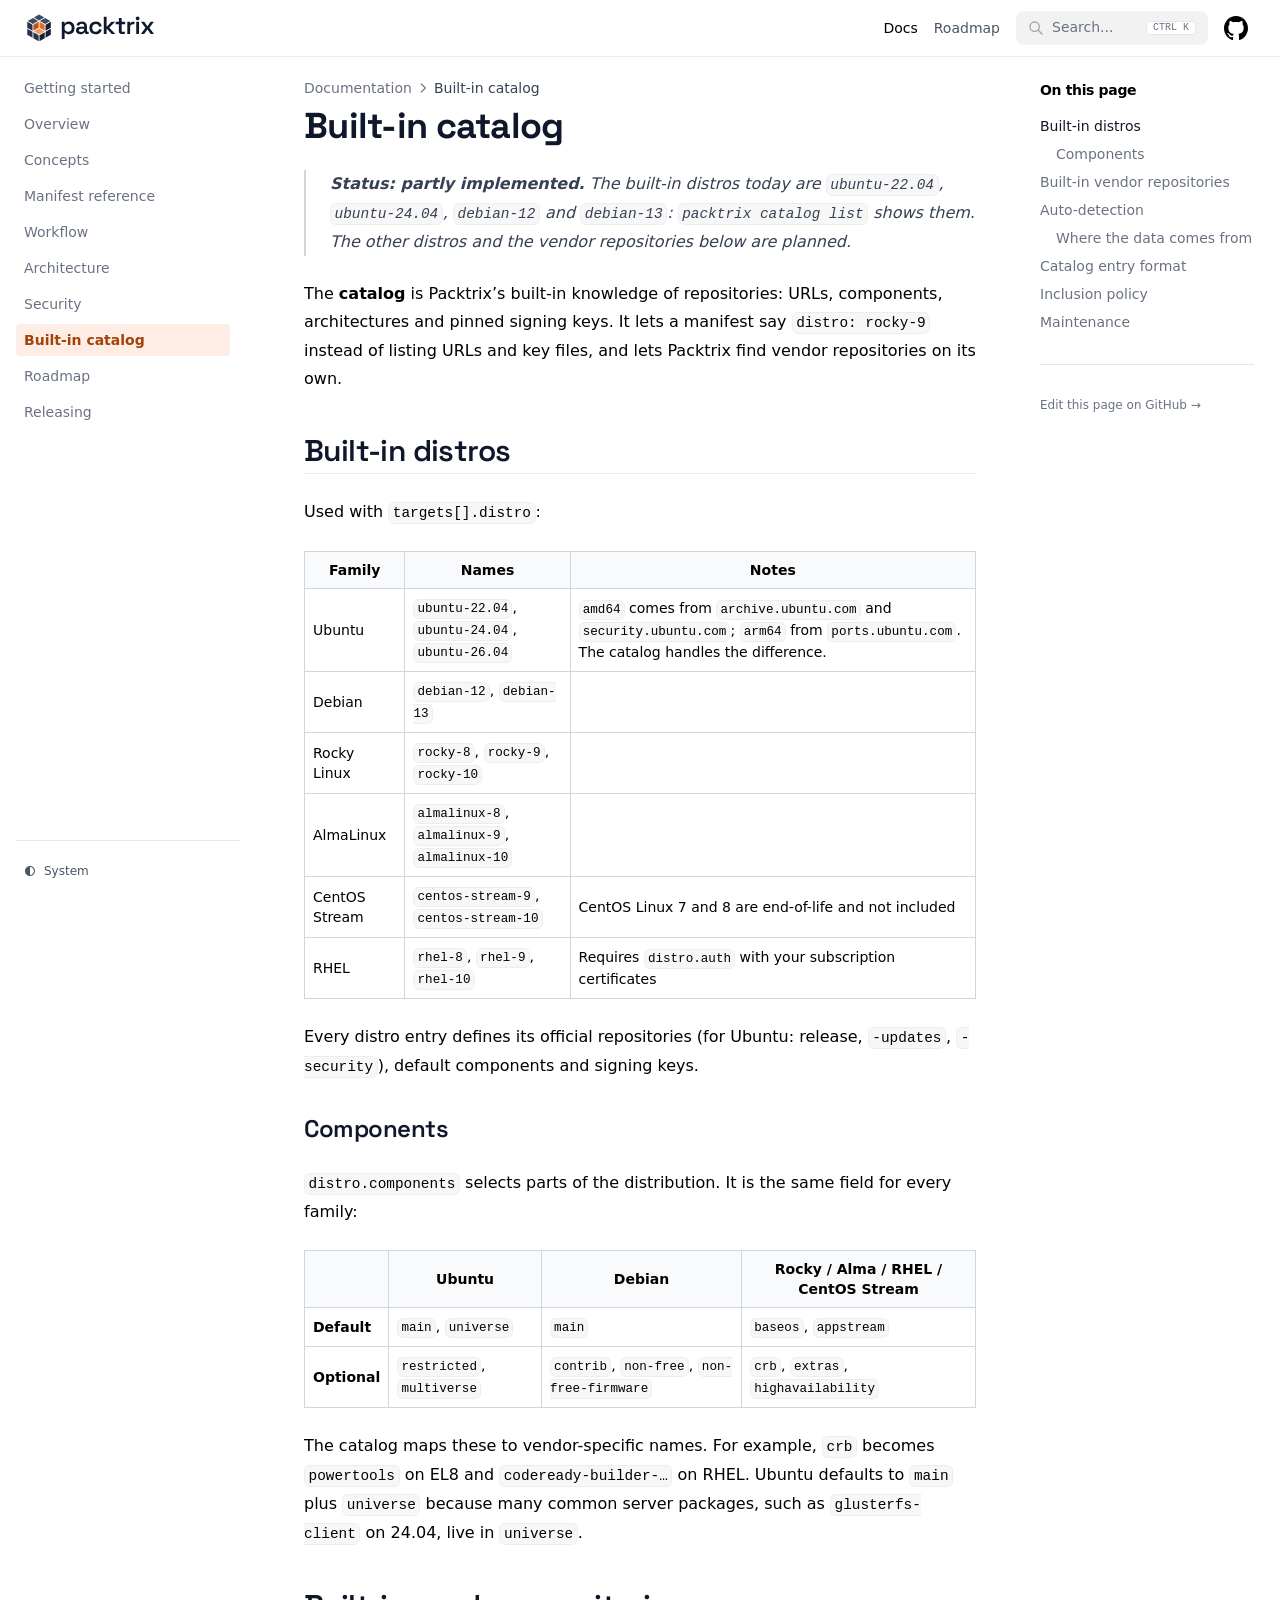
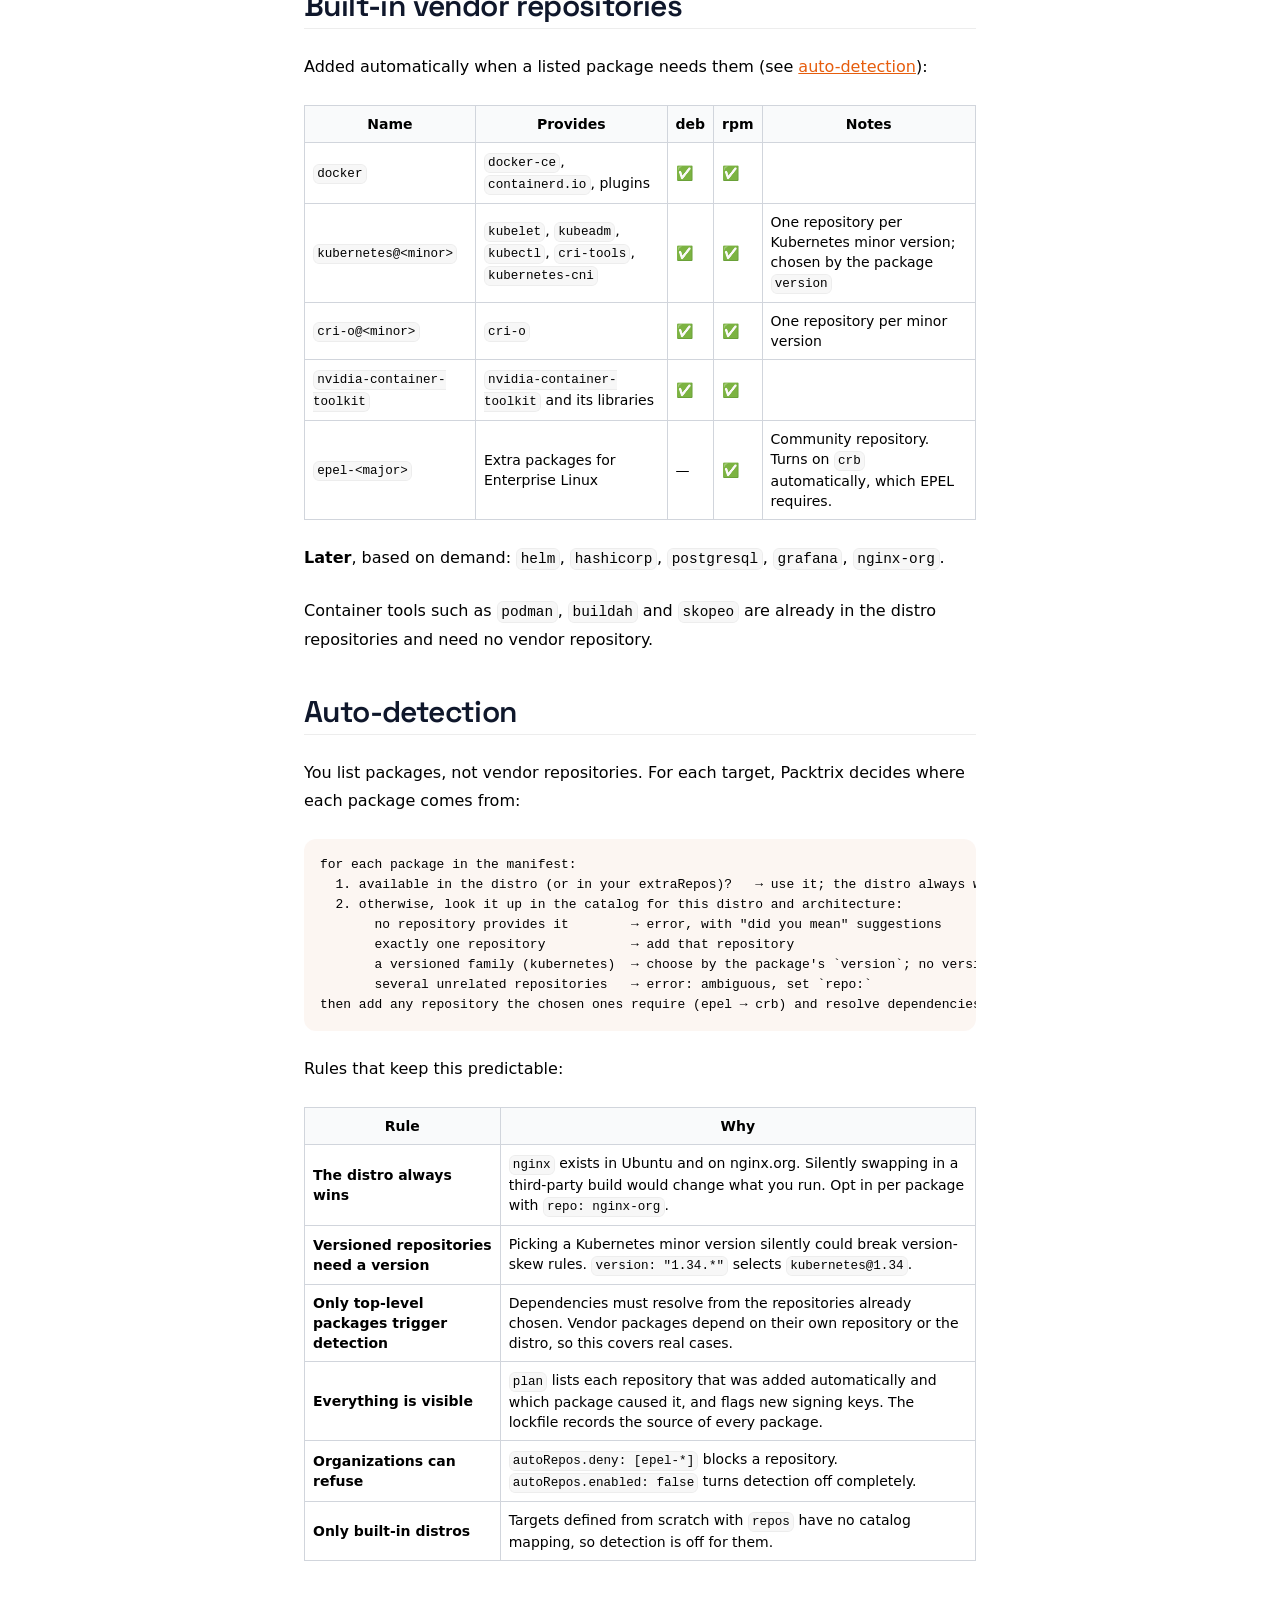
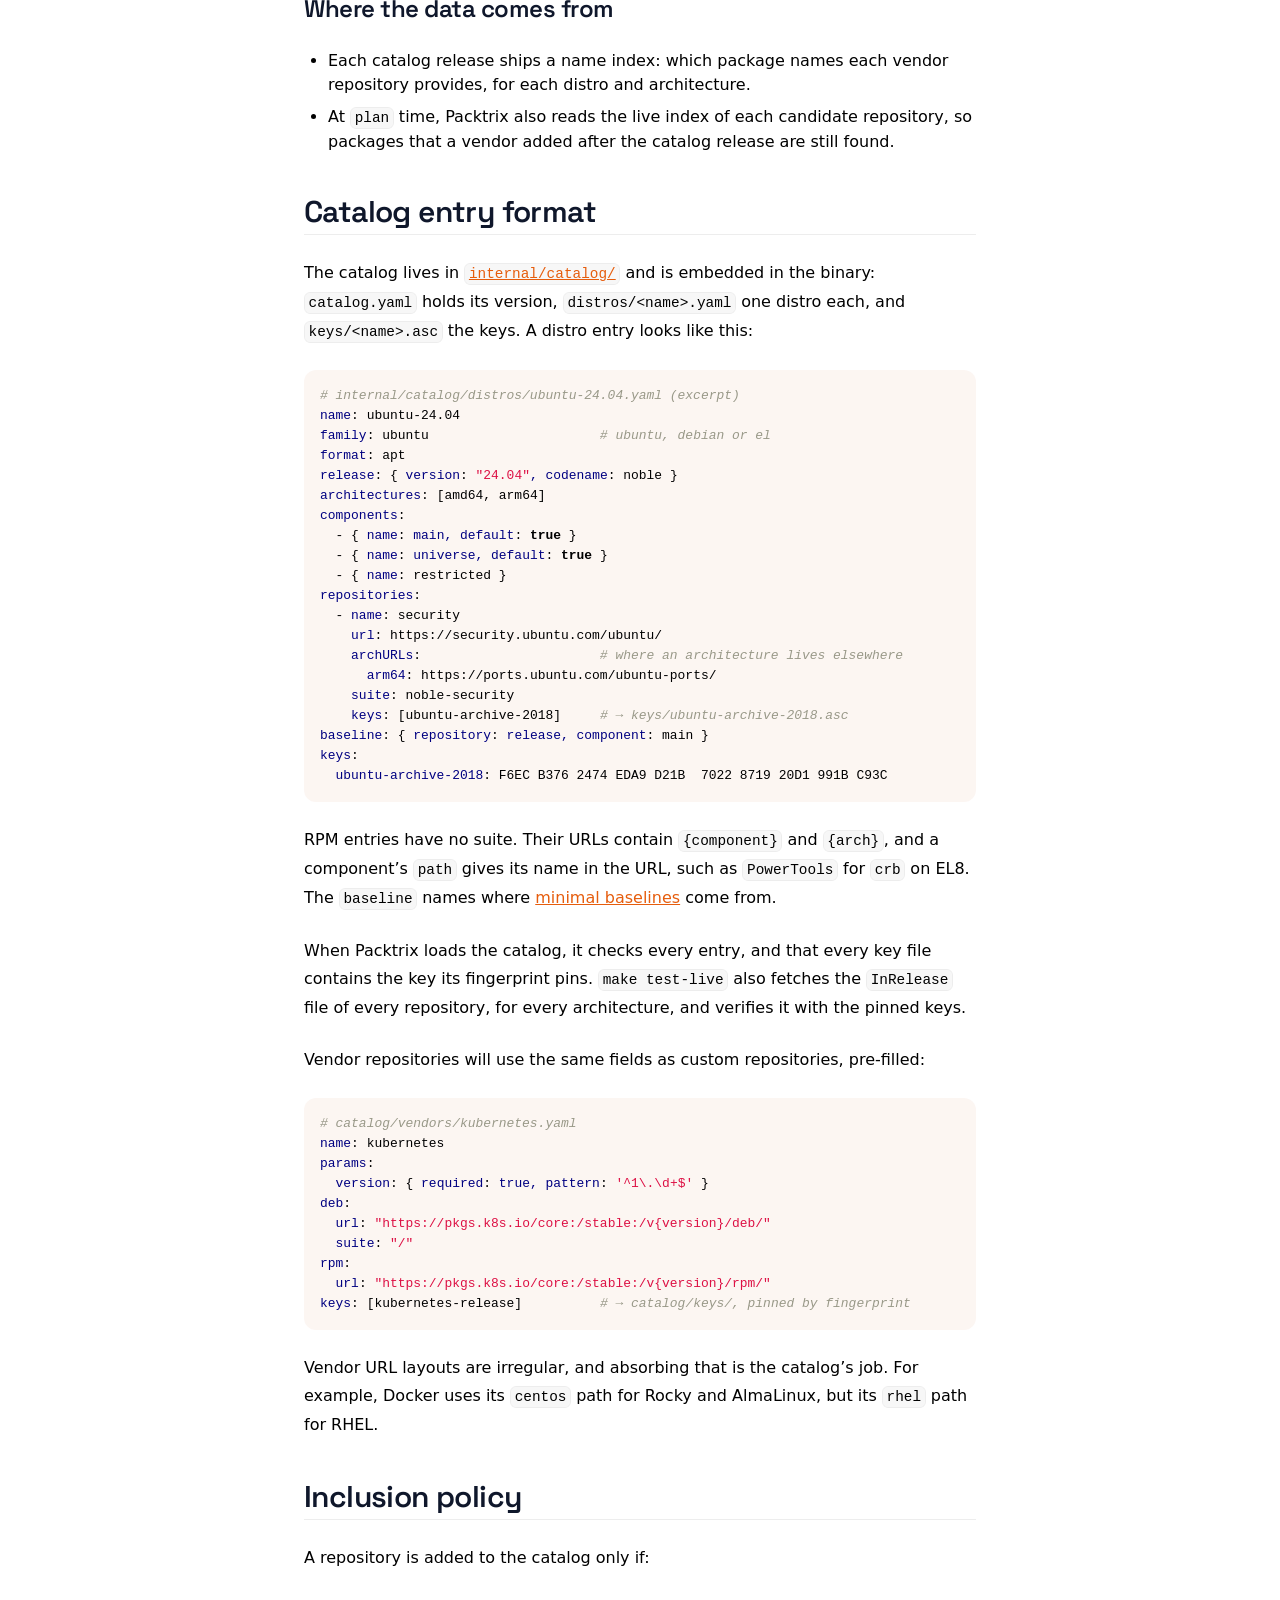
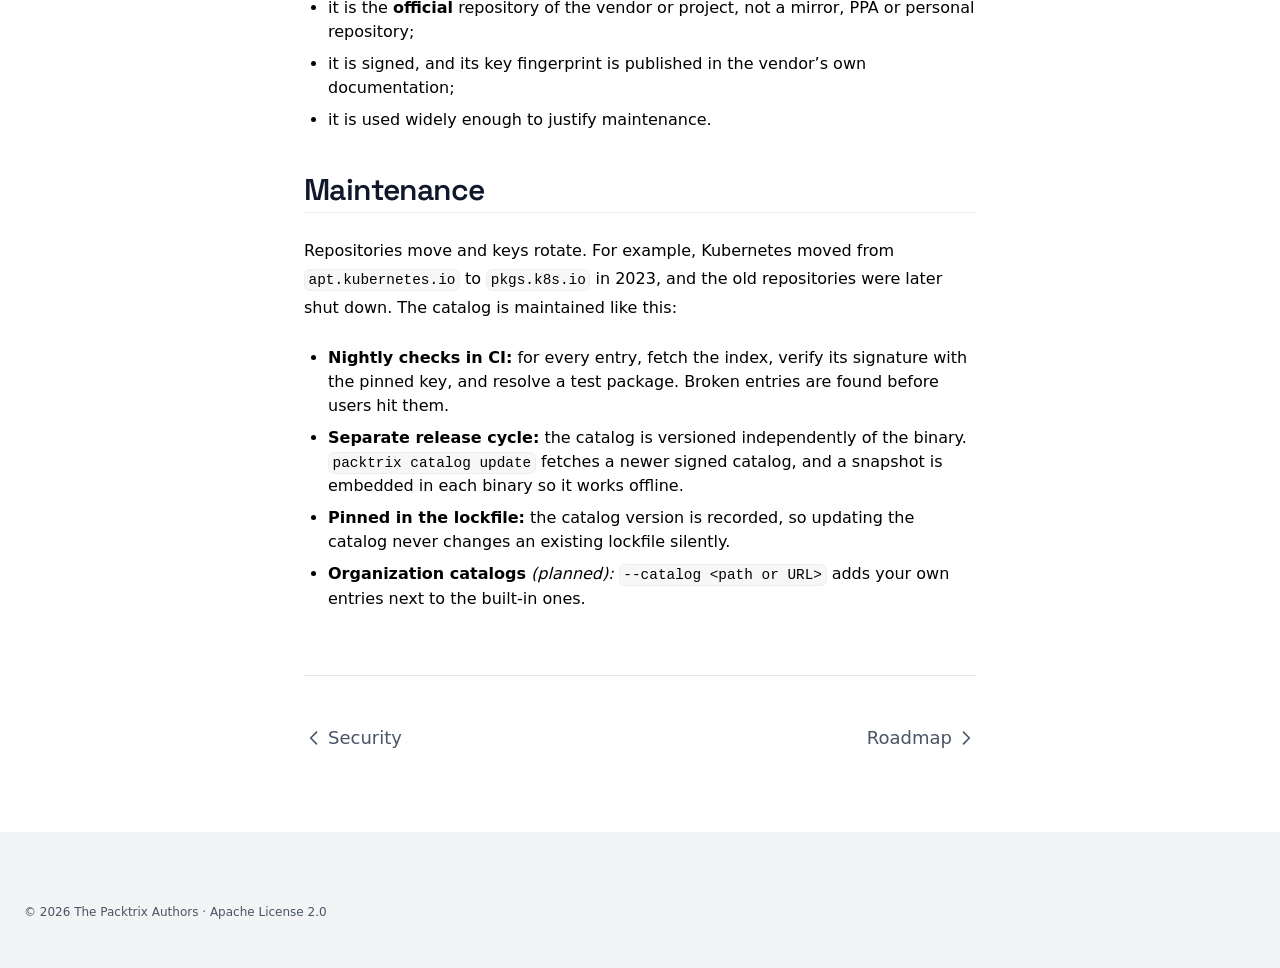
<file: docs/catalog/index.html>
<!doctype html><html lang=en dir=ltr><head><meta charset=utf-8><meta name=viewport content="width=device-width,initial-scale=1"><meta name=robots content="index, follow"><link rel=icon href=/favicon.ico sizes=32x32><link rel=icon href=/favicon.svg type=image/svg+xml><link rel=apple-touch-icon href=/apple-touch-icon.png sizes=180x180><title>Built-in catalog – Packtrix</title><meta name=description content=" Status: partly implemented. The built-in distros today are ubuntu-22.04, ubuntu-24.04, debian-12 and debian-13: packtrix catalog list shows them. The other distros and the vendor repositories below are planned.
The catalog is Packtrix’s built-in knowledge of repositories: URLs, components, architectures and pinned signing keys. It lets a manifest say distro: rocky-9 instead of listing URLs and key files, and lets Packtrix find vendor repositories on its own.
Built-in distros Used with targets[].distro:"><link rel=canonical href=https://packtrix.github.io/docs/catalog/ itemprop=url><meta property="og:title" content="Built-in catalog"><meta property="og:description" content="
    
      
  Status: partly implemented. The built-in distros today are ubuntu-22.04, ubuntu-24.04, debian-12 and debian-13: packtrix catalog list shows them. The other distros and the vendor repositories below are planned.


The catalog is Packtrix&rsquo;s built-in knowledge of repositories: URLs, components, architectures and pinned signing keys. It lets a manifest say distro: rocky-9 instead of listing URLs and key files, and lets Packtrix find vendor repositories on its own.
Built-in distros
    Used with targets[].distro:
    
  "><meta property="og:type" content="
    article
  "><meta property="og:url" content="https://packtrix.github.io/docs/catalog/"><meta property="og:image" content="https://packtrix.github.io/images/logo/social-preview.png"><meta property="article:section" content="docs"><meta itemprop=name content="Built-in catalog"><meta itemprop=description content="Status: partly implemented. The built-in distros today are ubuntu-22.04, ubuntu-24.04, debian-12 and debian-13: packtrix catalog list shows them. The other distros and the vendor repositories below are planned.
The catalog is Packtrix’s built-in knowledge of repositories: URLs, components, architectures and pinned signing keys. It lets a manifest say distro: rocky-9 instead of listing URLs and key files, and lets Packtrix find vendor repositories on its own.
Built-in distros Used with targets[].distro:"><meta itemprop=wordCount content="1064"><meta itemprop=image content="https://packtrix.github.io/images/logo/social-preview.png"><meta name=twitter:card content="summary_large_image"><meta name=twitter:image content="https://packtrix.github.io/images/logo/social-preview.png"><meta name=twitter:title content="Built-in catalog"><meta name=twitter:description content="Status: partly implemented. The built-in distros today are ubuntu-22.04, ubuntu-24.04, debian-12 and debian-13: packtrix catalog list shows them. The other distros and the vendor repositories below are planned.
The catalog is Packtrix’s built-in knowledge of repositories: URLs, components, architectures and pinned signing keys. It lets a manifest say distro: rocky-9 instead of listing URLs and key files, and lets Packtrix find vendor repositories on its own.
Built-in distros Used with targets[].distro:"><link rel=preload href=/css/compiled/main.min.de859fe9a6a6393e52a2a5ff54522848df1f8c1ff4191987d0d72e400aaf82a0.css as=style integrity="sha256-3oWf6aamOT5SoqX/VFIoSN8fjB/0GRmH0NcuQAqvgqA="><link href=/css/compiled/main.min.de859fe9a6a6393e52a2a5ff54522848df1f8c1ff4191987d0d72e400aaf82a0.css rel=stylesheet integrity="sha256-3oWf6aamOT5SoqX/VFIoSN8fjB/0GRmH0NcuQAqvgqA="><script src=/js/main-head.min.bbb353731723c08eaf67b231610392e3665384806ddb6bee51d4a965494c762e.js integrity="sha256-u7NTcxcjwI6vZ7IxYQOS42ZThIBt22vuUdSpZUlMdi4="></script><link rel=preload href=/fonts/space-grotesk.woff2 as=font type=font/woff2 crossorigin><style>@font-face{font-family:space grotesk;src:url(/fonts/space-grotesk.woff2)format("woff2");font-weight:400 700;font-display:swap}</style></head><body><a href=#content class="hx:sr-only hx:focus-visible:not-sr-only hx:focus-visible:fixed hx:focus-visible:z-50 hx:focus-visible:top-2 hx:focus-visible:left-2 hx:focus-visible:bg-primary-500 hx:focus-visible:text-white hx:focus-visible:px-4 hx:focus-visible:py-2 hx:focus-visible:rounded-md hx:focus-visible:text-sm hx:focus-visible:font-medium">Skip to content</a><div class="hextra-nav-container hx:sticky hx:top-0 hx:z-20 hx:w-full hx:bg-transparent hx:print:hidden"><div class="hextra-nav-container-blur hx:pointer-events-none hx:absolute hx:z-[-1] hx:h-full hx:w-full hx:bg-white hx:dark:bg-dark hx:shadow-[0_2px_4px_rgba(0,0,0,.02),0_1px_0_rgba(0,0,0,.06)] hx:contrast-more:shadow-[0_0_0_1px_#000] hx:dark:shadow-[0_-1px_0_rgba(255,255,255,.1)_inset] hx:contrast-more:dark:shadow-[0_0_0_1px_#fff]"></div><nav class="hextra-max-navbar-width hx:mx-auto hx:flex hx:items-center hx:justify-end hx:gap-1 hx:md:gap-2 hx:h-[var(--hextra-navbar-height)] hx:px-6"><a class="hx:flex hx:items-center hx:hover:opacity-75 hx:ltr:mr-auto hx:rtl:ml-auto" href=/><img class="hx:mr-2 hx:block hx:dark:hidden" src=/images/logo/packtrix-logo.svg alt=Packtrix height=30 width=130>
<img class="hx:mr-2 hx:hidden hx:dark:block" src=/images/logo/packtrix-logo-dark.svg alt=Packtrix height=30 width=130>
</a><a title href=/docs class="hx:text-sm hx:contrast-more:text-gray-700 hx:contrast-more:dark:text-gray-100 hx:relative hx:-ml-2 hx:hidden hx:whitespace-nowrap hx:p-2 hx:md:inline-flex hx:items-center hx:gap-1 hx:font-medium"><span class=hx:text-center>Docs</span>
</a><a title href=/docs/roadmap class="hx:text-sm hx:contrast-more:text-gray-700 hx:contrast-more:dark:text-gray-100 hx:relative hx:-ml-2 hx:hidden hx:whitespace-nowrap hx:p-2 hx:md:inline-flex hx:items-center hx:gap-1 hx:text-gray-600 hx:hover:text-gray-800 hx:dark:text-gray-400 hx:dark:hover:text-gray-200"><span class=hx:text-center>Roadmap</span>
</a><button type=button class=hextra-search-trigger data-search-open aria-haspopup=dialog aria-controls=hextra-search-dialog aria-label=Search...><svg class="hextra-search-trigger-icon" focusable="false" fill="none" viewBox="0 0 24 24" stroke-width="2" stroke="currentColor" aria-hidden="true"><path stroke-linecap="round" stroke-linejoin="round" d="M21 21l-6-6m2-5A7 7 0 113 10a7 7 0 0114 0z"/></svg><span class=hextra-search-trigger-label>Search...</span>
<kbd class=hextra-search-trigger-kbd>CTRL K</kbd>
</button>
<a class="hx:p-1 hx:md:p-2 hx:text-current" target=_blank rel=noreferrer href=https://github.com/packtrix/packtrix title=GitHub><svg height="24" fill="currentColor" viewBox="3 3 18 18"><path d="M12 3C7.0275 3 3 7.12937 3 12.2276c0 4.0833 2.57625 7.5321 6.15374 8.7548C9.60374 21.0631 9.77249 20.7863 9.77249 20.5441 9.77249 20.3249 9.76125 19.5982 9.76125 18.8254 7.5 19.2522 6.915 18.2602 6.735 17.7412 6.63375 17.4759 6.19499 16.6569 5.8125 16.4378 5.4975 16.2647 5.0475 15.838 5.80124 15.8264 6.51 15.8149 7.01625 16.4954 7.18499 16.7723 7.99499 18.1679 9.28875 17.7758 9.80625 17.5335 9.885 16.9337 10.1212 16.53 10.38 16.2993 8.3775 16.0687 6.285 15.2728 6.285 11.7432c0-1.0035.34875-1.834.92249-2.47994C7.1175 9.03257 6.8025 8.08674 7.2975 6.81794c0 0 .753749999999999-.24223 2.47499.94583.72001-.20762 1.48501-.31143 2.25001-.31143C12.7875 7.45234 13.5525 7.55615 14.2725 7.76377c1.7212-1.19959 2.475-.94583 2.475-.94583C17.2424 8.08674 16.9275 9.03257 16.8375 9.26326 17.4113 9.9092 17.76 10.7281 17.76 11.7432c0 3.5411-2.1037 4.3255-4.1063 4.5561C13.98 16.5877 14.2613 17.1414 14.2613 18.0065 14.2613 19.2407 14.25 20.2326 14.25 20.5441 14.25 20.7863 14.4188 21.0746 14.8688 20.9824 16.6554 20.364 18.2079 19.1866 19.3078 17.6162c1.0999-1.5705 1.6917-3.4551 1.6922-5.3886C21 7.12937 16.9725 3 12 3z"/></svg>
<span class=hx:sr-only>GitHub</span>
</a><button type=button aria-label=Menu aria-expanded=false class="hextra-hamburger-menu hx:cursor-pointer hx:-mr-1 hx:rounded-sm hx:p-1 hx:active:bg-gray-400/20 hx:md:hidden hx:hextra-focus-visible-inset"><svg height="24" fill="none" viewBox="0 0 24 24" stroke="currentColor"><g><path stroke-linecap="round" stroke-linejoin="round" stroke-width="2" d="M4 8H20"/></g><g><path stroke-linecap="round" stroke-linejoin="round" stroke-width="2" d="M4 16H20"/></g></svg></button></nav></div><div class="hx:mx-auto hx:flex hextra-max-page-width"><aside class="hextra-sidebar-container hx:flex hx:flex-col hx:print:hidden hx:md:top-[var(--hextra-navbar-height)] hx:md:shrink-0 hx:md:w-64 hx:md:self-start hx:max-md:[transform:translate3d(0,-100%,0)] hx:md:sticky"><div class="hextra-scrollbar hx:overflow-y-auto hx:overflow-x-hidden hx:p-4 hx:grow hx:md:h-[calc(100vh-var(--hextra-navbar-height)-var(--menu-height))]"><ul class="hx:flex hx:flex-col hx:gap-1 hx:md:hidden"><li class=open><div class="hextra-sidebar-item hx:group hx:relative hx:flex hx:items-center" data-active=false><a class="hx:flex hx:items-center hx:justify-between hx:gap-2 hx:grow hx:cursor-pointer hx:rounded-sm hx:px-2 hx:py-1.5 hx:text-sm hx:transition-colors [-webkit-tap-highlight-color:transparent] [-webkit-touch-callout:none] hx:hextra-focus-visible-inset hx:ltr:pr-8 hx:rtl:pl-8 hx:text-gray-500 hx:hover:bg-gray-100 hx:hover:text-gray-900 hx:contrast-more:border hx:contrast-more:border-transparent hx:contrast-more:text-gray-900 hx:contrast-more:hover:border-gray-900 hx:dark:text-neutral-400 hx:dark:hover:bg-primary-100/5 hx:dark:hover:text-gray-50 hx:contrast-more:dark:text-gray-50 hx:contrast-more:dark:hover:border-gray-50" href=/docs/><span class="hx:min-w-0 [word-break:break-word]">Docs</span>
</a><button type=button class="hextra-sidebar-collapsible-button hx:absolute hx:top-1/2 hx:-translate-y-1/2 hx:ltr:right-2 hx:rtl:left-2 hx:shrink-0 hx:cursor-pointer hx:p-0 hx:text-gray-500 hx:dark:text-neutral-400 hx:group-hover:text-gray-900 hx:dark:group-hover:text-gray-50 hx:group-data-[active=true]:text-primary-800 hx:group-data-[active=true]:dark:text-primary-600 hx:hextra-focus-visible-inset" aria-label="Toggle section" aria-expanded=true><svg fill="none" viewBox="0 0 24 24" stroke="currentColor" aria-hidden="true" focusable="false" class="hx:h-[18px] hx:min-w-[18px] hx:rounded-xs hx:p-0.5 hx:hover:bg-gray-800/5 hx:dark:hover:bg-gray-100/5"><path stroke-linecap="round" stroke-linejoin="round" stroke-width="2" d="M9 5l7 7-7 7" class="hx:origin-center hx:transition-transform hx:rtl:-rotate-180"/></svg></button></div><div class="hextra-sidebar-children hx:ltr:pr-0 hx:rtl:pl-0 hx:overflow-hidden"><ul class='hx:relative hx:flex hx:flex-col hx:gap-1 hx:before:absolute hx:before:inset-y-1 hx:before:w-px hx:before:bg-gray-200 hx:before:content-[""] hx:ltr:ml-3 hx:ltr:pl-3 hx:ltr:before:left-0 hx:rtl:mr-3 hx:rtl:pr-3 hx:rtl:before:right-0 hx:dark:before:bg-neutral-800'><li class="hx:flex hx:flex-col"><div class="hextra-sidebar-item hx:group hx:relative hx:flex hx:items-center" data-active=false><a class="hx:flex hx:items-center hx:justify-between hx:gap-2 hx:grow hx:cursor-pointer hx:rounded-sm hx:px-2 hx:py-1.5 hx:text-sm hx:transition-colors [-webkit-tap-highlight-color:transparent] [-webkit-touch-callout:none] hx:hextra-focus-visible-inset hx:text-gray-500 hx:hover:bg-gray-100 hx:hover:text-gray-900 hx:contrast-more:border hx:contrast-more:border-transparent hx:contrast-more:text-gray-900 hx:contrast-more:hover:border-gray-900 hx:dark:text-neutral-400 hx:dark:hover:bg-primary-100/5 hx:dark:hover:text-gray-50 hx:contrast-more:dark:text-gray-50 hx:contrast-more:dark:hover:border-gray-50" href=/docs/getting-started/><span class="hx:min-w-0 [word-break:break-word]">Getting started</span></a></div></li><li class="hx:flex hx:flex-col"><div class="hextra-sidebar-item hx:group hx:relative hx:flex hx:items-center" data-active=false><a class="hx:flex hx:items-center hx:justify-between hx:gap-2 hx:grow hx:cursor-pointer hx:rounded-sm hx:px-2 hx:py-1.5 hx:text-sm hx:transition-colors [-webkit-tap-highlight-color:transparent] [-webkit-touch-callout:none] hx:hextra-focus-visible-inset hx:text-gray-500 hx:hover:bg-gray-100 hx:hover:text-gray-900 hx:contrast-more:border hx:contrast-more:border-transparent hx:contrast-more:text-gray-900 hx:contrast-more:hover:border-gray-900 hx:dark:text-neutral-400 hx:dark:hover:bg-primary-100/5 hx:dark:hover:text-gray-50 hx:contrast-more:dark:text-gray-50 hx:contrast-more:dark:hover:border-gray-50" href=/docs/overview/><span class="hx:min-w-0 [word-break:break-word]">Overview</span></a></div></li><li class="hx:flex hx:flex-col"><div class="hextra-sidebar-item hx:group hx:relative hx:flex hx:items-center" data-active=false><a class="hx:flex hx:items-center hx:justify-between hx:gap-2 hx:grow hx:cursor-pointer hx:rounded-sm hx:px-2 hx:py-1.5 hx:text-sm hx:transition-colors [-webkit-tap-highlight-color:transparent] [-webkit-touch-callout:none] hx:hextra-focus-visible-inset hx:text-gray-500 hx:hover:bg-gray-100 hx:hover:text-gray-900 hx:contrast-more:border hx:contrast-more:border-transparent hx:contrast-more:text-gray-900 hx:contrast-more:hover:border-gray-900 hx:dark:text-neutral-400 hx:dark:hover:bg-primary-100/5 hx:dark:hover:text-gray-50 hx:contrast-more:dark:text-gray-50 hx:contrast-more:dark:hover:border-gray-50" href=/docs/concepts/><span class="hx:min-w-0 [word-break:break-word]">Concepts</span></a></div></li><li class="hx:flex hx:flex-col"><div class="hextra-sidebar-item hx:group hx:relative hx:flex hx:items-center" data-active=false><a class="hx:flex hx:items-center hx:justify-between hx:gap-2 hx:grow hx:cursor-pointer hx:rounded-sm hx:px-2 hx:py-1.5 hx:text-sm hx:transition-colors [-webkit-tap-highlight-color:transparent] [-webkit-touch-callout:none] hx:hextra-focus-visible-inset hx:text-gray-500 hx:hover:bg-gray-100 hx:hover:text-gray-900 hx:contrast-more:border hx:contrast-more:border-transparent hx:contrast-more:text-gray-900 hx:contrast-more:hover:border-gray-900 hx:dark:text-neutral-400 hx:dark:hover:bg-primary-100/5 hx:dark:hover:text-gray-50 hx:contrast-more:dark:text-gray-50 hx:contrast-more:dark:hover:border-gray-50" href=/docs/manifest/><span class="hx:min-w-0 [word-break:break-word]">Manifest reference</span></a></div></li><li class="hx:flex hx:flex-col"><div class="hextra-sidebar-item hx:group hx:relative hx:flex hx:items-center" data-active=false><a class="hx:flex hx:items-center hx:justify-between hx:gap-2 hx:grow hx:cursor-pointer hx:rounded-sm hx:px-2 hx:py-1.5 hx:text-sm hx:transition-colors [-webkit-tap-highlight-color:transparent] [-webkit-touch-callout:none] hx:hextra-focus-visible-inset hx:text-gray-500 hx:hover:bg-gray-100 hx:hover:text-gray-900 hx:contrast-more:border hx:contrast-more:border-transparent hx:contrast-more:text-gray-900 hx:contrast-more:hover:border-gray-900 hx:dark:text-neutral-400 hx:dark:hover:bg-primary-100/5 hx:dark:hover:text-gray-50 hx:contrast-more:dark:text-gray-50 hx:contrast-more:dark:hover:border-gray-50" href=/docs/workflow/><span class="hx:min-w-0 [word-break:break-word]">Workflow</span></a></div></li><li class="hx:flex hx:flex-col"><div class="hextra-sidebar-item hx:group hx:relative hx:flex hx:items-center" data-active=false><a class="hx:flex hx:items-center hx:justify-between hx:gap-2 hx:grow hx:cursor-pointer hx:rounded-sm hx:px-2 hx:py-1.5 hx:text-sm hx:transition-colors [-webkit-tap-highlight-color:transparent] [-webkit-touch-callout:none] hx:hextra-focus-visible-inset hx:text-gray-500 hx:hover:bg-gray-100 hx:hover:text-gray-900 hx:contrast-more:border hx:contrast-more:border-transparent hx:contrast-more:text-gray-900 hx:contrast-more:hover:border-gray-900 hx:dark:text-neutral-400 hx:dark:hover:bg-primary-100/5 hx:dark:hover:text-gray-50 hx:contrast-more:dark:text-gray-50 hx:contrast-more:dark:hover:border-gray-50" href=/docs/architecture/><span class="hx:min-w-0 [word-break:break-word]">Architecture</span></a></div></li><li class="hx:flex hx:flex-col"><div class="hextra-sidebar-item hx:group hx:relative hx:flex hx:items-center" data-active=false><a class="hx:flex hx:items-center hx:justify-between hx:gap-2 hx:grow hx:cursor-pointer hx:rounded-sm hx:px-2 hx:py-1.5 hx:text-sm hx:transition-colors [-webkit-tap-highlight-color:transparent] [-webkit-touch-callout:none] hx:hextra-focus-visible-inset hx:text-gray-500 hx:hover:bg-gray-100 hx:hover:text-gray-900 hx:contrast-more:border hx:contrast-more:border-transparent hx:contrast-more:text-gray-900 hx:contrast-more:hover:border-gray-900 hx:dark:text-neutral-400 hx:dark:hover:bg-primary-100/5 hx:dark:hover:text-gray-50 hx:contrast-more:dark:text-gray-50 hx:contrast-more:dark:hover:border-gray-50" href=/docs/security/><span class="hx:min-w-0 [word-break:break-word]">Security</span></a></div></li><li class="hx:flex hx:flex-col open"><div class="hextra-sidebar-item hx:group hx:relative hx:flex hx:items-center" data-active=true><a class="hx:flex hx:items-center hx:justify-between hx:gap-2 hx:grow hx:cursor-pointer hx:rounded-sm hx:px-2 hx:py-1.5 hx:text-sm hx:transition-colors [-webkit-tap-highlight-color:transparent] [-webkit-touch-callout:none] hx:hextra-focus-visible-inset hextra-sidebar-active-item hx:bg-primary-100 hx:font-semibold hx:text-primary-800 hx:contrast-more:border hx:contrast-more:border-primary-500 hx:dark:bg-primary-400/10 hx:dark:text-primary-600 hx:contrast-more:dark:border-primary-500" href=/docs/catalog/><span class="hx:min-w-0 [word-break:break-word]">Built-in catalog</span></a></div><ul class='hx:flex hx:flex-col hx:gap-1 hx:relative hx:before:absolute hx:before:inset-y-1 hx:before:w-px hx:before:bg-gray-200 hx:before:content-[""] hx:dark:before:bg-neutral-800 hx:ltr:pl-3 hx:ltr:before:left-0 hx:rtl:pr-3 hx:rtl:before:right-0 hx:ltr:ml-3 hx:rtl:mr-3'><li><a href=#built-in-distros class="hx:flex hx:rounded-sm hx:px-2 hx:py-1.5 hx:text-sm hx:transition-colors [word-break:break-word] hx:cursor-pointer [-webkit-tap-highlight-color:transparent] [-webkit-touch-callout:none] hx:contrast-more:border hx:gap-2 hx:before:opacity-25 hx:before:content-['#'] hx:text-gray-500 hx:hover:bg-gray-100 hx:hover:text-gray-900 hx:dark:text-neutral-400 hx:dark:hover:bg-primary-100/5 hx:dark:hover:text-gray-50 hx:contrast-more:text-gray-900 hx:contrast-more:dark:text-gray-50 hx:contrast-more:border-transparent hx:contrast-more:hover:border-gray-900 hx:contrast-more:dark:hover:border-gray-50">Built-in distros</a></li><li><a href=#built-in-vendor-repositories class="hx:flex hx:rounded-sm hx:px-2 hx:py-1.5 hx:text-sm hx:transition-colors [word-break:break-word] hx:cursor-pointer [-webkit-tap-highlight-color:transparent] [-webkit-touch-callout:none] hx:contrast-more:border hx:gap-2 hx:before:opacity-25 hx:before:content-['#'] hx:text-gray-500 hx:hover:bg-gray-100 hx:hover:text-gray-900 hx:dark:text-neutral-400 hx:dark:hover:bg-primary-100/5 hx:dark:hover:text-gray-50 hx:contrast-more:text-gray-900 hx:contrast-more:dark:text-gray-50 hx:contrast-more:border-transparent hx:contrast-more:hover:border-gray-900 hx:contrast-more:dark:hover:border-gray-50">Built-in vendor repositories</a></li><li><a href=#auto-detection class="hx:flex hx:rounded-sm hx:px-2 hx:py-1.5 hx:text-sm hx:transition-colors [word-break:break-word] hx:cursor-pointer [-webkit-tap-highlight-color:transparent] [-webkit-touch-callout:none] hx:contrast-more:border hx:gap-2 hx:before:opacity-25 hx:before:content-['#'] hx:text-gray-500 hx:hover:bg-gray-100 hx:hover:text-gray-900 hx:dark:text-neutral-400 hx:dark:hover:bg-primary-100/5 hx:dark:hover:text-gray-50 hx:contrast-more:text-gray-900 hx:contrast-more:dark:text-gray-50 hx:contrast-more:border-transparent hx:contrast-more:hover:border-gray-900 hx:contrast-more:dark:hover:border-gray-50">Auto-detection</a></li><li><a href=#catalog-entry-format class="hx:flex hx:rounded-sm hx:px-2 hx:py-1.5 hx:text-sm hx:transition-colors [word-break:break-word] hx:cursor-pointer [-webkit-tap-highlight-color:transparent] [-webkit-touch-callout:none] hx:contrast-more:border hx:gap-2 hx:before:opacity-25 hx:before:content-['#'] hx:text-gray-500 hx:hover:bg-gray-100 hx:hover:text-gray-900 hx:dark:text-neutral-400 hx:dark:hover:bg-primary-100/5 hx:dark:hover:text-gray-50 hx:contrast-more:text-gray-900 hx:contrast-more:dark:text-gray-50 hx:contrast-more:border-transparent hx:contrast-more:hover:border-gray-900 hx:contrast-more:dark:hover:border-gray-50">Catalog entry format</a></li><li><a href=#inclusion-policy class="hx:flex hx:rounded-sm hx:px-2 hx:py-1.5 hx:text-sm hx:transition-colors [word-break:break-word] hx:cursor-pointer [-webkit-tap-highlight-color:transparent] [-webkit-touch-callout:none] hx:contrast-more:border hx:gap-2 hx:before:opacity-25 hx:before:content-['#'] hx:text-gray-500 hx:hover:bg-gray-100 hx:hover:text-gray-900 hx:dark:text-neutral-400 hx:dark:hover:bg-primary-100/5 hx:dark:hover:text-gray-50 hx:contrast-more:text-gray-900 hx:contrast-more:dark:text-gray-50 hx:contrast-more:border-transparent hx:contrast-more:hover:border-gray-900 hx:contrast-more:dark:hover:border-gray-50">Inclusion policy</a></li><li><a href=#maintenance class="hx:flex hx:rounded-sm hx:px-2 hx:py-1.5 hx:text-sm hx:transition-colors [word-break:break-word] hx:cursor-pointer [-webkit-tap-highlight-color:transparent] [-webkit-touch-callout:none] hx:contrast-more:border hx:gap-2 hx:before:opacity-25 hx:before:content-['#'] hx:text-gray-500 hx:hover:bg-gray-100 hx:hover:text-gray-900 hx:dark:text-neutral-400 hx:dark:hover:bg-primary-100/5 hx:dark:hover:text-gray-50 hx:contrast-more:text-gray-900 hx:contrast-more:dark:text-gray-50 hx:contrast-more:border-transparent hx:contrast-more:hover:border-gray-900 hx:contrast-more:dark:hover:border-gray-50">Maintenance</a></li></ul></li><li class="hx:flex hx:flex-col"><div class="hextra-sidebar-item hx:group hx:relative hx:flex hx:items-center" data-active=false><a class="hx:flex hx:items-center hx:justify-between hx:gap-2 hx:grow hx:cursor-pointer hx:rounded-sm hx:px-2 hx:py-1.5 hx:text-sm hx:transition-colors [-webkit-tap-highlight-color:transparent] [-webkit-touch-callout:none] hx:hextra-focus-visible-inset hx:text-gray-500 hx:hover:bg-gray-100 hx:hover:text-gray-900 hx:contrast-more:border hx:contrast-more:border-transparent hx:contrast-more:text-gray-900 hx:contrast-more:hover:border-gray-900 hx:dark:text-neutral-400 hx:dark:hover:bg-primary-100/5 hx:dark:hover:text-gray-50 hx:contrast-more:dark:text-gray-50 hx:contrast-more:dark:hover:border-gray-50" href=/docs/roadmap/><span class="hx:min-w-0 [word-break:break-word]">Roadmap</span></a></div></li><li class="hx:flex hx:flex-col"><div class="hextra-sidebar-item hx:group hx:relative hx:flex hx:items-center" data-active=false><a class="hx:flex hx:items-center hx:justify-between hx:gap-2 hx:grow hx:cursor-pointer hx:rounded-sm hx:px-2 hx:py-1.5 hx:text-sm hx:transition-colors [-webkit-tap-highlight-color:transparent] [-webkit-touch-callout:none] hx:hextra-focus-visible-inset hx:text-gray-500 hx:hover:bg-gray-100 hx:hover:text-gray-900 hx:contrast-more:border hx:contrast-more:border-transparent hx:contrast-more:text-gray-900 hx:contrast-more:hover:border-gray-900 hx:dark:text-neutral-400 hx:dark:hover:bg-primary-100/5 hx:dark:hover:text-gray-50 hx:contrast-more:dark:text-gray-50 hx:contrast-more:dark:hover:border-gray-50" href=/docs/releasing/><span class="hx:min-w-0 [word-break:break-word]">Releasing</span></a></div></li></ul></div></li><li><div class="hextra-sidebar-item hx:group hx:relative hx:flex hx:items-center" data-active=false><a class="hx:flex hx:items-center hx:justify-between hx:gap-2 hx:grow hx:cursor-pointer hx:rounded-sm hx:px-2 hx:py-1.5 hx:text-sm hx:transition-colors [-webkit-tap-highlight-color:transparent] [-webkit-touch-callout:none] hx:hextra-focus-visible-inset hx:text-gray-500 hx:hover:bg-gray-100 hx:hover:text-gray-900 hx:contrast-more:border hx:contrast-more:border-transparent hx:contrast-more:text-gray-900 hx:contrast-more:hover:border-gray-900 hx:dark:text-neutral-400 hx:dark:hover:bg-primary-100/5 hx:dark:hover:text-gray-50 hx:contrast-more:dark:text-gray-50 hx:contrast-more:dark:hover:border-gray-50" href=/docs/roadmap/><span class="hx:min-w-0 [word-break:break-word]">Roadmap</span></a></div></li></ul><ul class="hx:flex hx:flex-col hx:gap-1 hx:max-md:hidden"><li><div class="hextra-sidebar-item hx:group hx:relative hx:flex hx:items-center" data-active=false><a class="hx:flex hx:items-center hx:justify-between hx:gap-2 hx:grow hx:cursor-pointer hx:rounded-sm hx:px-2 hx:py-1.5 hx:text-sm hx:transition-colors [-webkit-tap-highlight-color:transparent] [-webkit-touch-callout:none] hx:hextra-focus-visible-inset hx:text-gray-500 hx:hover:bg-gray-100 hx:hover:text-gray-900 hx:contrast-more:border hx:contrast-more:border-transparent hx:contrast-more:text-gray-900 hx:contrast-more:hover:border-gray-900 hx:dark:text-neutral-400 hx:dark:hover:bg-primary-100/5 hx:dark:hover:text-gray-50 hx:contrast-more:dark:text-gray-50 hx:contrast-more:dark:hover:border-gray-50" href=/docs/getting-started/><span class="hx:min-w-0 [word-break:break-word]">Getting started</span></a></div></li><li><div class="hextra-sidebar-item hx:group hx:relative hx:flex hx:items-center" data-active=false><a class="hx:flex hx:items-center hx:justify-between hx:gap-2 hx:grow hx:cursor-pointer hx:rounded-sm hx:px-2 hx:py-1.5 hx:text-sm hx:transition-colors [-webkit-tap-highlight-color:transparent] [-webkit-touch-callout:none] hx:hextra-focus-visible-inset hx:text-gray-500 hx:hover:bg-gray-100 hx:hover:text-gray-900 hx:contrast-more:border hx:contrast-more:border-transparent hx:contrast-more:text-gray-900 hx:contrast-more:hover:border-gray-900 hx:dark:text-neutral-400 hx:dark:hover:bg-primary-100/5 hx:dark:hover:text-gray-50 hx:contrast-more:dark:text-gray-50 hx:contrast-more:dark:hover:border-gray-50" href=/docs/overview/><span class="hx:min-w-0 [word-break:break-word]">Overview</span></a></div></li><li><div class="hextra-sidebar-item hx:group hx:relative hx:flex hx:items-center" data-active=false><a class="hx:flex hx:items-center hx:justify-between hx:gap-2 hx:grow hx:cursor-pointer hx:rounded-sm hx:px-2 hx:py-1.5 hx:text-sm hx:transition-colors [-webkit-tap-highlight-color:transparent] [-webkit-touch-callout:none] hx:hextra-focus-visible-inset hx:text-gray-500 hx:hover:bg-gray-100 hx:hover:text-gray-900 hx:contrast-more:border hx:contrast-more:border-transparent hx:contrast-more:text-gray-900 hx:contrast-more:hover:border-gray-900 hx:dark:text-neutral-400 hx:dark:hover:bg-primary-100/5 hx:dark:hover:text-gray-50 hx:contrast-more:dark:text-gray-50 hx:contrast-more:dark:hover:border-gray-50" href=/docs/concepts/><span class="hx:min-w-0 [word-break:break-word]">Concepts</span></a></div></li><li><div class="hextra-sidebar-item hx:group hx:relative hx:flex hx:items-center" data-active=false><a class="hx:flex hx:items-center hx:justify-between hx:gap-2 hx:grow hx:cursor-pointer hx:rounded-sm hx:px-2 hx:py-1.5 hx:text-sm hx:transition-colors [-webkit-tap-highlight-color:transparent] [-webkit-touch-callout:none] hx:hextra-focus-visible-inset hx:text-gray-500 hx:hover:bg-gray-100 hx:hover:text-gray-900 hx:contrast-more:border hx:contrast-more:border-transparent hx:contrast-more:text-gray-900 hx:contrast-more:hover:border-gray-900 hx:dark:text-neutral-400 hx:dark:hover:bg-primary-100/5 hx:dark:hover:text-gray-50 hx:contrast-more:dark:text-gray-50 hx:contrast-more:dark:hover:border-gray-50" href=/docs/manifest/><span class="hx:min-w-0 [word-break:break-word]">Manifest reference</span></a></div></li><li><div class="hextra-sidebar-item hx:group hx:relative hx:flex hx:items-center" data-active=false><a class="hx:flex hx:items-center hx:justify-between hx:gap-2 hx:grow hx:cursor-pointer hx:rounded-sm hx:px-2 hx:py-1.5 hx:text-sm hx:transition-colors [-webkit-tap-highlight-color:transparent] [-webkit-touch-callout:none] hx:hextra-focus-visible-inset hx:text-gray-500 hx:hover:bg-gray-100 hx:hover:text-gray-900 hx:contrast-more:border hx:contrast-more:border-transparent hx:contrast-more:text-gray-900 hx:contrast-more:hover:border-gray-900 hx:dark:text-neutral-400 hx:dark:hover:bg-primary-100/5 hx:dark:hover:text-gray-50 hx:contrast-more:dark:text-gray-50 hx:contrast-more:dark:hover:border-gray-50" href=/docs/workflow/><span class="hx:min-w-0 [word-break:break-word]">Workflow</span></a></div></li><li><div class="hextra-sidebar-item hx:group hx:relative hx:flex hx:items-center" data-active=false><a class="hx:flex hx:items-center hx:justify-between hx:gap-2 hx:grow hx:cursor-pointer hx:rounded-sm hx:px-2 hx:py-1.5 hx:text-sm hx:transition-colors [-webkit-tap-highlight-color:transparent] [-webkit-touch-callout:none] hx:hextra-focus-visible-inset hx:text-gray-500 hx:hover:bg-gray-100 hx:hover:text-gray-900 hx:contrast-more:border hx:contrast-more:border-transparent hx:contrast-more:text-gray-900 hx:contrast-more:hover:border-gray-900 hx:dark:text-neutral-400 hx:dark:hover:bg-primary-100/5 hx:dark:hover:text-gray-50 hx:contrast-more:dark:text-gray-50 hx:contrast-more:dark:hover:border-gray-50" href=/docs/architecture/><span class="hx:min-w-0 [word-break:break-word]">Architecture</span></a></div></li><li><div class="hextra-sidebar-item hx:group hx:relative hx:flex hx:items-center" data-active=false><a class="hx:flex hx:items-center hx:justify-between hx:gap-2 hx:grow hx:cursor-pointer hx:rounded-sm hx:px-2 hx:py-1.5 hx:text-sm hx:transition-colors [-webkit-tap-highlight-color:transparent] [-webkit-touch-callout:none] hx:hextra-focus-visible-inset hx:text-gray-500 hx:hover:bg-gray-100 hx:hover:text-gray-900 hx:contrast-more:border hx:contrast-more:border-transparent hx:contrast-more:text-gray-900 hx:contrast-more:hover:border-gray-900 hx:dark:text-neutral-400 hx:dark:hover:bg-primary-100/5 hx:dark:hover:text-gray-50 hx:contrast-more:dark:text-gray-50 hx:contrast-more:dark:hover:border-gray-50" href=/docs/security/><span class="hx:min-w-0 [word-break:break-word]">Security</span></a></div></li><li class=open><div class="hextra-sidebar-item hx:group hx:relative hx:flex hx:items-center" data-active=true><a class="hx:flex hx:items-center hx:justify-between hx:gap-2 hx:grow hx:cursor-pointer hx:rounded-sm hx:px-2 hx:py-1.5 hx:text-sm hx:transition-colors [-webkit-tap-highlight-color:transparent] [-webkit-touch-callout:none] hx:hextra-focus-visible-inset hextra-sidebar-active-item hx:bg-primary-100 hx:font-semibold hx:text-primary-800 hx:contrast-more:border hx:contrast-more:border-primary-500 hx:dark:bg-primary-400/10 hx:dark:text-primary-600 hx:contrast-more:dark:border-primary-500" href=/docs/catalog/><span class="hx:min-w-0 [word-break:break-word]">Built-in catalog</span></a></div></li><li><div class="hextra-sidebar-item hx:group hx:relative hx:flex hx:items-center" data-active=false><a class="hx:flex hx:items-center hx:justify-between hx:gap-2 hx:grow hx:cursor-pointer hx:rounded-sm hx:px-2 hx:py-1.5 hx:text-sm hx:transition-colors [-webkit-tap-highlight-color:transparent] [-webkit-touch-callout:none] hx:hextra-focus-visible-inset hx:text-gray-500 hx:hover:bg-gray-100 hx:hover:text-gray-900 hx:contrast-more:border hx:contrast-more:border-transparent hx:contrast-more:text-gray-900 hx:contrast-more:hover:border-gray-900 hx:dark:text-neutral-400 hx:dark:hover:bg-primary-100/5 hx:dark:hover:text-gray-50 hx:contrast-more:dark:text-gray-50 hx:contrast-more:dark:hover:border-gray-50" href=/docs/roadmap/><span class="hx:min-w-0 [word-break:break-word]">Roadmap</span></a></div></li><li><div class="hextra-sidebar-item hx:group hx:relative hx:flex hx:items-center" data-active=false><a class="hx:flex hx:items-center hx:justify-between hx:gap-2 hx:grow hx:cursor-pointer hx:rounded-sm hx:px-2 hx:py-1.5 hx:text-sm hx:transition-colors [-webkit-tap-highlight-color:transparent] [-webkit-touch-callout:none] hx:hextra-focus-visible-inset hx:text-gray-500 hx:hover:bg-gray-100 hx:hover:text-gray-900 hx:contrast-more:border hx:contrast-more:border-transparent hx:contrast-more:text-gray-900 hx:contrast-more:hover:border-gray-900 hx:dark:text-neutral-400 hx:dark:hover:bg-primary-100/5 hx:dark:hover:text-gray-50 hx:contrast-more:dark:text-gray-50 hx:contrast-more:dark:hover:border-gray-50" href=/docs/releasing/><span class="hx:min-w-0 [word-break:break-word]">Releasing</span></a></div></li></ul></div><div class="hx:sticky hx:bottom-0 hx:max-h-(--menu-height) hx:bg-white hx:dark:bg-dark hx:mx-4 hx:py-4 hx:shadow-[0_-12px_16px_#fff] hx:flex hx:items-center hx:gap-2 hx:border-gray-200 hx:dark:border-neutral-800 hx:dark:shadow-[0_-12px_16px_#111] hx:contrast-more:border-neutral-400 hx:contrast-more:shadow-none hx:contrast-more:dark:shadow-none hx:border-t" data-toggle-animation=show><div class="hx:flex hx:grow hx:flex-col"><div class="hx:flex hx:justify-items-start hx:group" data-theme=light><button title="Change theme" data-state=closed data-location=bottom class="hextra-theme-toggle hx:cursor-pointer hx:rounded-md hx:text-left hx:font-medium hx:h-7 hx:px-2 hx:text-xs hx:hover:bg-gray-100 hx:hover:text-gray-900 hx:dark:hover:bg-primary-100/5 hx:dark:hover:text-gray-50 hx:font-medium hx:text-gray-600 hx:transition-colors hx:dark:text-gray-400 hx:grow" type=button aria-label="Change theme" aria-expanded=false aria-haspopup=menu><div class="hx:flex hx:items-center hx:gap-2 hx:capitalize"><svg height="12" class="hx:group-data-[theme=dark]:hidden hx:group-data-[theme=system]:hidden" fill="none" viewBox="0 0 24 24" stroke-width="2" stroke="currentColor" aria-hidden="true"><path stroke-linecap="round" stroke-linejoin="round" d="M12 3v1m0 16v1m9-9h-1M4 12H3m15.364 6.364-.707-.707M6.343 6.343l-.707-.707m12.728.0-.707.707M6.343 17.657l-.707.707M16 12a4 4 0 11-8 0 4 4 0 018 0z"/></svg><span class="hx:group-data-[theme=dark]:hidden hx:group-data-[theme=system]:hidden">Light</span><svg height="12" class="hx:group-data-[theme=light]:hidden hx:group-data-[theme=system]:hidden" fill="none" viewBox="0 0 24 24" stroke-width="2" stroke="currentColor" aria-hidden="true"><path stroke-linecap="round" stroke-linejoin="round" d="M20.354 15.354A9 9 0 018.646 3.646 9.003 9.003.0 0012 21a9.003 9.003.0 008.354-5.646z"/></svg><span class="hx:group-data-[theme=light]:hidden hx:group-data-[theme=system]:hidden">Dark</span><svg height="12" class="hx:group-data-[theme=dark]:hidden hx:group-data-[theme=light]:hidden" viewBox="0 0 24 24" fill="currentColor"><path d="M11.996094 2C6.4986225 2.0192368 2.03125 6.5024993 2.03125 12c0 5.497501 4.4673725 9.980763 9.964844 10H12 12.0039c5.497471-.01924 9.964844-4.502499 9.964844-10 0-5.4975007-4.467373-9.9807632-9.964844-10H12zM12 4c4.417218.017598 7.96875 3.5822356 7.96875 8 0 4.417764-3.551532 7.982402-7.96875 8z"/></svg>
<span class="hx:group-data-[theme=dark]:hidden hx:group-data-[theme=light]:hidden">System</span></div></button><ul class="hextra-theme-toggle-options hx:hidden hx:z-20 hx:max-h-64 hx:overflow-auto hx:rounded-lg hx:border hx:border-gray-200 hx:bg-white hx:p-1 hx:text-sm hx:shadow-lg hx:dark:border-neutral-700 hx:dark:bg-neutral-900" style="position:fixed;inset:auto auto 0 0;margin:0;min-width:100px" data-theme=light role=menu><li role=none class="hx:flex hx:flex-col"><button type=button role=menuitemradio aria-checked=true tabindex=-1 data-item=light class="hx:text-gray-700 hx:dark:text-gray-300 hx:hover:bg-gray-100 hx:hover:text-gray-900 hx:dark:hover:bg-neutral-800 hx:dark:hover:text-gray-100 hx:relative hx:cursor-pointer hx:whitespace-nowrap hx:rounded-sm hx:py-1.5 hx:transition-colors hx:ltr:pl-3 hx:ltr:pr-9 hx:rtl:pr-3 hx:rtl:pl-9 hx:text-left hx:w-full hx:bg-transparent hx:border-0">
Light
<span class="hx:absolute hx:inset-y-0 hx:flex hx:items-center hx:ltr:right-3 hx:rtl:left-3 hx:group-data-[theme=dark]:hidden hx:group-data-[theme=system]:hidden"><svg height="1em" width="1em" fill="none" viewBox="0 0 24 24" stroke-width="2" stroke="currentColor" aria-hidden="true"><path stroke-linecap="round" stroke-linejoin="round" d="M5 13l4 4L19 7"/></svg></span></button></li><li role=none class="hx:flex hx:flex-col"><button type=button role=menuitemradio aria-checked=false tabindex=-1 data-item=dark class="hx:text-gray-700 hx:dark:text-gray-300 hx:hover:bg-gray-100 hx:hover:text-gray-900 hx:dark:hover:bg-neutral-800 hx:dark:hover:text-gray-100 hx:relative hx:cursor-pointer hx:whitespace-nowrap hx:rounded-sm hx:py-1.5 hx:transition-colors hx:ltr:pl-3 hx:ltr:pr-9 hx:rtl:pr-3 hx:rtl:pl-9 hx:text-left hx:w-full hx:bg-transparent hx:border-0">
Dark
<span class="hx:absolute hx:inset-y-0 hx:flex hx:items-center hx:ltr:right-3 hx:rtl:left-3 hx:group-data-[theme=light]:hidden hx:group-data-[theme=system]:hidden"><svg height="1em" width="1em" fill="none" viewBox="0 0 24 24" stroke-width="2" stroke="currentColor" aria-hidden="true"><path stroke-linecap="round" stroke-linejoin="round" d="M5 13l4 4L19 7"/></svg></span></button></li><li role=none class="hx:flex hx:flex-col"><button type=button role=menuitemradio aria-checked=false tabindex=-1 data-item=system class="hx:text-gray-700 hx:dark:text-gray-300 hx:hover:bg-gray-100 hx:hover:text-gray-900 hx:dark:hover:bg-neutral-800 hx:dark:hover:text-gray-100 hx:relative hx:cursor-pointer hx:whitespace-nowrap hx:rounded-sm hx:py-1.5 hx:transition-colors hx:ltr:pl-3 hx:ltr:pr-9 hx:rtl:pr-3 hx:rtl:pl-9 hx:text-left hx:w-full hx:bg-transparent hx:border-0">
System
<span class="hx:absolute hx:inset-y-0 hx:flex hx:items-center hx:ltr:right-3 hx:rtl:left-3 hx:group-data-[theme=dark]:hidden hx:group-data-[theme=light]:hidden"><svg height="1em" width="1em" fill="none" viewBox="0 0 24 24" stroke-width="2" stroke="currentColor" aria-hidden="true"><path stroke-linecap="round" stroke-linejoin="round" d="M5 13l4 4L19 7"/></svg></span></button></li></ul></div></div></div></aside><nav class="hextra-toc hx:order-last hx:hidden hx:w-64 hx:shrink-0 hx:xl:block hx:print:hidden hx:px-4" aria-label="Table of contents"><div class="hextra-scrollbar hx:sticky hx:top-[var(--hextra-navbar-height)] hx:overflow-y-auto hx:pr-4 hx:pt-6 hx:text-sm [hyphens:auto] hx:max-h-[calc(100vh-var(--hextra-navbar-height)-env(safe-area-inset-bottom))] hx:ltr:-mr-4 hx:rtl:-ml-4"><p class="hx:mb-4 hx:font-semibold hx:tracking-tight">On this page</p><ul><li class="hx:my-2 hx:scroll-my-6 hx:scroll-py-6"><a class="hx:font-medium hx:inline-block hx:rounded-sm hx:text-gray-500 hx:hover:text-gray-900 hx:dark:text-gray-400 hx:dark:hover:text-gray-300 hx:contrast-more:text-gray-900 hx:contrast-more:underline hx:contrast-more:dark:text-gray-50 hx:w-full hx:wrap-break-word hx:hextra-focus-visible-inset" href=#built-in-distros>Built-in distros</a></li><li class="hx:my-2 hx:scroll-my-6 hx:scroll-py-6"><a class="hx:ltr:pl-4 hx:rtl:pr-4 hx:inline-block hx:rounded-sm hx:text-gray-500 hx:hover:text-gray-900 hx:dark:text-gray-400 hx:dark:hover:text-gray-300 hx:contrast-more:text-gray-900 hx:contrast-more:underline hx:contrast-more:dark:text-gray-50 hx:w-full hx:wrap-break-word hx:hextra-focus-visible-inset" href=#components>Components</a></li><li class="hx:my-2 hx:scroll-my-6 hx:scroll-py-6"><a class="hx:font-medium hx:inline-block hx:rounded-sm hx:text-gray-500 hx:hover:text-gray-900 hx:dark:text-gray-400 hx:dark:hover:text-gray-300 hx:contrast-more:text-gray-900 hx:contrast-more:underline hx:contrast-more:dark:text-gray-50 hx:w-full hx:wrap-break-word hx:hextra-focus-visible-inset" href=#built-in-vendor-repositories>Built-in vendor repositories</a></li><li class="hx:my-2 hx:scroll-my-6 hx:scroll-py-6"><a class="hx:font-medium hx:inline-block hx:rounded-sm hx:text-gray-500 hx:hover:text-gray-900 hx:dark:text-gray-400 hx:dark:hover:text-gray-300 hx:contrast-more:text-gray-900 hx:contrast-more:underline hx:contrast-more:dark:text-gray-50 hx:w-full hx:wrap-break-word hx:hextra-focus-visible-inset" href=#auto-detection>Auto-detection</a></li><li class="hx:my-2 hx:scroll-my-6 hx:scroll-py-6"><a class="hx:ltr:pl-4 hx:rtl:pr-4 hx:inline-block hx:rounded-sm hx:text-gray-500 hx:hover:text-gray-900 hx:dark:text-gray-400 hx:dark:hover:text-gray-300 hx:contrast-more:text-gray-900 hx:contrast-more:underline hx:contrast-more:dark:text-gray-50 hx:w-full hx:wrap-break-word hx:hextra-focus-visible-inset" href=#where-the-data-comes-from>Where the data comes from</a></li><li class="hx:my-2 hx:scroll-my-6 hx:scroll-py-6"><a class="hx:font-medium hx:inline-block hx:rounded-sm hx:text-gray-500 hx:hover:text-gray-900 hx:dark:text-gray-400 hx:dark:hover:text-gray-300 hx:contrast-more:text-gray-900 hx:contrast-more:underline hx:contrast-more:dark:text-gray-50 hx:w-full hx:wrap-break-word hx:hextra-focus-visible-inset" href=#catalog-entry-format>Catalog entry format</a></li><li class="hx:my-2 hx:scroll-my-6 hx:scroll-py-6"><a class="hx:font-medium hx:inline-block hx:rounded-sm hx:text-gray-500 hx:hover:text-gray-900 hx:dark:text-gray-400 hx:dark:hover:text-gray-300 hx:contrast-more:text-gray-900 hx:contrast-more:underline hx:contrast-more:dark:text-gray-50 hx:w-full hx:wrap-break-word hx:hextra-focus-visible-inset" href=#inclusion-policy>Inclusion policy</a></li><li class="hx:my-2 hx:scroll-my-6 hx:scroll-py-6"><a class="hx:font-medium hx:inline-block hx:rounded-sm hx:text-gray-500 hx:hover:text-gray-900 hx:dark:text-gray-400 hx:dark:hover:text-gray-300 hx:contrast-more:text-gray-900 hx:contrast-more:underline hx:contrast-more:dark:text-gray-50 hx:w-full hx:wrap-break-word hx:hextra-focus-visible-inset" href=#maintenance>Maintenance</a></li></ul><div class="hx:mt-8 hx:border-t hx:bg-white hx:pt-8 hx:shadow-[0_-12px_16px_white] hx:dark:bg-dark hx:dark:shadow-[0_-12px_16px_#111] hx:sticky hx:bottom-0 hx:flex hx:flex-col hx:items-start hx:gap-2 hx:pb-8 hx:border-gray-200 hx:dark:border-neutral-800 hx:contrast-more:border-t hx:contrast-more:border-neutral-400 hx:contrast-more:shadow-none hx:contrast-more:dark:border-neutral-400"><a class="hx:inline-block hx:rounded-sm hx:text-xs hx:font-medium hx:text-gray-500 hx:hover:text-gray-900 hx:dark:text-gray-400 hx:dark:hover:text-gray-100 hx:contrast-more:text-gray-800 hx:contrast-more:dark:text-gray-50 hx:hextra-focus-visible-inset" href=https://github.com/packtrix/packtrix/edit/main/docs/catalog.md target=_blank rel=noreferrer>Edit this page on GitHub →</a>
<button id=backToTop tabindex=-1 class="hx:cursor-pointer hx:transition-all hx:duration-75 hx:opacity-0 hx:text-xs hx:font-medium hx:text-gray-500 hx:hover:text-gray-900 hx:dark:text-gray-400 hx:dark:hover:text-gray-100 hx:contrast-more:text-gray-800 hx:contrast-more:dark:text-gray-50">
<span>Scroll to top</span>
<svg fill="none" viewBox="0 0 24 24" stroke-width="1.5" stroke="currentColor" aria-hidden="true" focusable="false" class="hx:inline hx:ltr:ml-1 hx:rtl:mr-1 hx:h-3.5 hx:w-3.5 hx:rounded-full hx:border hx:border-gray-500 hx:hover:border-gray-900 hx:dark:border-gray-400 hx:dark:hover:border-gray-100 hx:contrast-more:border-gray-800 hx:contrast-more:dark:border-gray-50"><path stroke-linecap="round" stroke-linejoin="round" d="M4.5 15.75l7.5-7.5 7.5 7.5"/></svg></button></div></div></nav><article class="hx:w-full hx:break-words hx:flex hx:min-h-[calc(100vh-var(--hextra-navbar-height))] hx:min-w-0 hx:justify-center hx:pb-8 hx:pr-[calc(env(safe-area-inset-right)-1.5rem)]"><main id=content class="hx:w-full hx:min-w-0 hextra-max-content-width hx:px-6 hx:pt-4 hx:md:px-12"><div class="hx:mt-1.5 hx:flex hx:items-center hx:gap-1 hx:overflow-hidden hx:text-sm hx:text-gray-500 hx:dark:text-gray-400 hx:contrast-more:text-current"><div class="hx:whitespace-nowrap hx:transition-colors hx:min-w-[24px] hx:overflow-hidden hx:text-ellipsis hx:hover:text-gray-900 hx:dark:hover:text-gray-100"><a href=/docs/ class="hx:inline-block hx:rounded-sm hx:hextra-focus-visible-inset">Documentation</a></div><svg class="hx:w-3.5 hx:shrink-0 hx:rtl:-rotate-180" fill="none" viewBox="0 0 24 24" stroke-width="2" stroke="currentColor" aria-hidden="true"><path stroke-linecap="round" stroke-linejoin="round" d="M9 5l7 7-7 7"/></svg><div class="hx:whitespace-nowrap hx:transition-colors hx:font-medium hx:text-gray-700 hx:contrast-more:font-bold hx:contrast-more:text-current hx:dark:text-gray-100 hx:contrast-more:dark:text-current">Built-in catalog</div></div><div class=content><div class="hx:flex hx:flex-col hx:sm:flex-row hx:items-start hx:sm:items-center hx:sm:justify-between hx:gap-4 hx:mb-4"><h1 class=hx:mb-0>Built-in catalog</h1></div><blockquote><p><strong>Status: partly implemented.</strong> The built-in distros today are <code>ubuntu-22.04</code>, <code>ubuntu-24.04</code>, <code>debian-12</code> and <code>debian-13</code>: <code>packtrix catalog list</code> shows them. The other distros and the vendor repositories below are planned.</p></blockquote><p>The <strong>catalog</strong> is Packtrix&rsquo;s built-in knowledge of repositories: URLs, components, architectures and pinned signing keys. It lets a manifest say <code>distro: rocky-9</code> instead of listing URLs and key files, and lets Packtrix find vendor repositories on its own.</p><h2 data-hextra-search-id=built-in-distros>Built-in distros<span class="hx:absolute hx:-mt-20" id=built-in-distros></span>
<a href=#built-in-distros class=subheading-anchor aria-label="Permalink for this section"></a></h2><p>Used with <code>targets[].distro</code>:</p><table><thead><tr><th>Family</th><th>Names</th><th>Notes</th></tr></thead><tbody><tr><td>Ubuntu</td><td><code>ubuntu-22.04</code>, <code>ubuntu-24.04</code>, <code>ubuntu-26.04</code></td><td><code>amd64</code> comes from <code>archive.ubuntu.com</code> and <code>security.ubuntu.com</code>; <code>arm64</code> from <code>ports.ubuntu.com</code>. The catalog handles the difference.</td></tr><tr><td>Debian</td><td><code>debian-12</code>, <code>debian-13</code></td><td></td></tr><tr><td>Rocky Linux</td><td><code>rocky-8</code>, <code>rocky-9</code>, <code>rocky-10</code></td><td></td></tr><tr><td>AlmaLinux</td><td><code>almalinux-8</code>, <code>almalinux-9</code>, <code>almalinux-10</code></td><td></td></tr><tr><td>CentOS Stream</td><td><code>centos-stream-9</code>, <code>centos-stream-10</code></td><td>CentOS Linux 7 and 8 are end-of-life and not included</td></tr><tr><td>RHEL</td><td><code>rhel-8</code>, <code>rhel-9</code>, <code>rhel-10</code></td><td>Requires <code>distro.auth</code> with your subscription certificates</td></tr></tbody></table><p>Every distro entry defines its official repositories (for Ubuntu: release, <code>-updates</code>, <code>-security</code>), default components and signing keys.</p><h3 data-hextra-search-id=components>Components<span class="hx:absolute hx:-mt-20" id=components></span>
<a href=#components class=subheading-anchor aria-label="Permalink for this section"></a></h3><p><code>distro.components</code> selects parts of the distribution. It is the same field for every family:</p><table><thead><tr><th></th><th>Ubuntu</th><th>Debian</th><th>Rocky / Alma / RHEL / CentOS Stream</th></tr></thead><tbody><tr><td><strong>Default</strong></td><td><code>main</code>, <code>universe</code></td><td><code>main</code></td><td><code>baseos</code>, <code>appstream</code></td></tr><tr><td><strong>Optional</strong></td><td><code>restricted</code>, <code>multiverse</code></td><td><code>contrib</code>, <code>non-free</code>, <code>non-free-firmware</code></td><td><code>crb</code>, <code>extras</code>, <code>highavailability</code></td></tr></tbody></table><p>The catalog maps these to vendor-specific names. For example, <code>crb</code> becomes <code>powertools</code> on EL8 and <code>codeready-builder-…</code> on RHEL. Ubuntu defaults to <code>main</code> plus <code>universe</code> because many common server packages, such as <code>glusterfs-client</code> on 24.04, live in <code>universe</code>.</p><h2 data-hextra-search-id=built-in-vendor-repositories>Built-in vendor repositories<span class="hx:absolute hx:-mt-20" id=built-in-vendor-repositories></span>
<a href=#built-in-vendor-repositories class=subheading-anchor aria-label="Permalink for this section"></a></h2><p>Added automatically when a listed package needs them (see <a href=#auto-detection>auto-detection</a>):</p><table><thead><tr><th>Name</th><th>Provides</th><th>deb</th><th>rpm</th><th>Notes</th></tr></thead><tbody><tr><td><code>docker</code></td><td><code>docker-ce</code>, <code>containerd.io</code>, plugins</td><td>✅</td><td>✅</td><td></td></tr><tr><td><code>kubernetes@&lt;minor></code></td><td><code>kubelet</code>, <code>kubeadm</code>, <code>kubectl</code>, <code>cri-tools</code>, <code>kubernetes-cni</code></td><td>✅</td><td>✅</td><td>One repository per Kubernetes minor version; chosen by the package <code>version</code></td></tr><tr><td><code>cri-o@&lt;minor></code></td><td><code>cri-o</code></td><td>✅</td><td>✅</td><td>One repository per minor version</td></tr><tr><td><code>nvidia-container-toolkit</code></td><td><code>nvidia-container-toolkit</code> and its libraries</td><td>✅</td><td>✅</td><td></td></tr><tr><td><code>epel-&lt;major></code></td><td>Extra packages for Enterprise Linux</td><td>—</td><td>✅</td><td>Community repository. Turns on <code>crb</code> automatically, which EPEL requires.</td></tr></tbody></table><p><strong>Later</strong>, based on demand: <code>helm</code>, <code>hashicorp</code>, <code>postgresql</code>, <code>grafana</code>, <code>nginx-org</code>.</p><p>Container tools such as <code>podman</code>, <code>buildah</code> and <code>skopeo</code> are already in the distro repositories and need no vendor repository.</p><h2 data-hextra-search-id=auto-detection>Auto-detection<span class="hx:absolute hx:-mt-20" id=auto-detection></span>
<a href=#auto-detection class=subheading-anchor aria-label="Permalink for this section"></a></h2><p>You list packages, not vendor repositories. For each target, Packtrix decides where each package comes from:</p><div class="hextra-code-block hx:relative hx:mt-6 hx:first:mt-0 hx:group/code"><div><pre><code>for each package in the manifest:
  1. available in the distro (or in your extraRepos)?   → use it; the distro always wins
  2. otherwise, look it up in the catalog for this distro and architecture:
       no repository provides it        → error, with &#34;did you mean&#34; suggestions
       exactly one repository           → add that repository
       a versioned family (kubernetes)  → choose by the package&#39;s `version`; no version → error
       several unrelated repositories   → error: ambiguous, set `repo:`
then add any repository the chosen ones require (epel → crb) and resolve dependencies.</code></pre></div><div class="hextra-code-copy-btn-container hx:opacity-0 hx:transition hx:group-hover/code:opacity-100 hx:flex hx:gap-1 hx:absolute hx:m-[11px] hx:right-0 hx:top-0"><button class="hextra-code-copy-btn hx:group/copybtn hx:cursor-pointer hx:transition-all hx:active:opacity-50 hx:bg-primary-700/5 hx:border hx:border-black/5 hx:text-gray-600 hx:hover:text-gray-900 hx:rounded-md hx:p-1.5 hx:dark:bg-primary-300/10 hx:dark:border-white/10 hx:dark:text-gray-400 hx:dark:hover:text-gray-50" title="Copy code" aria-label="Copy code" data-copied-label=Copied!><div class="hextra-copy-icon hx:group-[.copied]/copybtn:hidden hx:pointer-events-none hx:h-4 hx:w-4"></div><div class="hextra-success-icon hx:hidden hx:group-[.copied]/copybtn:block hx:pointer-events-none hx:h-4 hx:w-4"></div></button></div></div><p>Rules that keep this predictable:</p><table><thead><tr><th>Rule</th><th>Why</th></tr></thead><tbody><tr><td><strong>The distro always wins</strong></td><td><code>nginx</code> exists in Ubuntu and on nginx.org. Silently swapping in a third-party build would change what you run. Opt in per package with <code>repo: nginx-org</code>.</td></tr><tr><td><strong>Versioned repositories need a version</strong></td><td>Picking a Kubernetes minor version silently could break version-skew rules. <code>version: "1.34.*"</code> selects <code>kubernetes@1.34</code>.</td></tr><tr><td><strong>Only top-level packages trigger detection</strong></td><td>Dependencies must resolve from the repositories already chosen. Vendor packages depend on their own repository or the distro, so this covers real cases.</td></tr><tr><td><strong>Everything is visible</strong></td><td><code>plan</code> lists each repository that was added automatically and which package caused it, and flags new signing keys. The lockfile records the source of every package.</td></tr><tr><td><strong>Organizations can refuse</strong></td><td><code>autoRepos.deny: [epel-*]</code> blocks a repository. <code>autoRepos.enabled: false</code> turns detection off completely.</td></tr><tr><td><strong>Only built-in distros</strong></td><td>Targets defined from scratch with <code>repos</code> have no catalog mapping, so detection is off for them.</td></tr></tbody></table><h3 data-hextra-search-id=where-the-data-comes-from>Where the data comes from<span class="hx:absolute hx:-mt-20" id=where-the-data-comes-from></span>
<a href=#where-the-data-comes-from class=subheading-anchor aria-label="Permalink for this section"></a></h3><ul><li>Each catalog release ships a name index: which package names each vendor repository provides, for each distro and architecture.</li><li>At <code>plan</code> time, Packtrix also reads the live index of each candidate repository, so packages that a vendor added after the catalog release are still found.</li></ul><h2 data-hextra-search-id=catalog-entry-format>Catalog entry format<span class="hx:absolute hx:-mt-20" id=catalog-entry-format></span>
<a href=#catalog-entry-format class=subheading-anchor aria-label="Permalink for this section"></a></h2><p>The catalog lives in <a href=https://github.com/packtrix/packtrix/tree/main/internal/catalog target=_blank rel=noopener><code>internal/catalog/</code></a> and is embedded in the binary: <code>catalog.yaml</code> holds its version, <code>distros/&lt;name>.yaml</code> one distro each, and <code>keys/&lt;name>.asc</code> the keys. A distro entry looks like this:</p><div class="hextra-code-block hx:relative hx:mt-6 hx:first:mt-0 hx:group/code"><div><div class=highlight><pre tabindex=0 class=chroma><code class=language-yaml data-lang=yaml><span class=line><span class=cl><span class=c># internal/catalog/distros/ubuntu-24.04.yaml (excerpt)</span><span class=w>
</span></span></span><span class=line><span class=cl><span class=nt>name</span><span class=p>:</span><span class=w> </span><span class=l>ubuntu-24.04</span><span class=w>
</span></span></span><span class=line><span class=cl><span class=nt>family</span><span class=p>:</span><span class=w> </span><span class=l>ubuntu                     </span><span class=w> </span><span class=c># ubuntu, debian or el</span><span class=w>
</span></span></span><span class=line><span class=cl><span class=nt>format</span><span class=p>:</span><span class=w> </span><span class=l>apt</span><span class=w>
</span></span></span><span class=line><span class=cl><span class=nt>release</span><span class=p>:</span><span class=w> </span>{<span class=w> </span><span class=nt>version</span><span class=p>:</span><span class=w> </span><span class=s2>&#34;24.04&#34;</span><span class=nt>, codename</span><span class=p>:</span><span class=w> </span><span class=l>noble }</span><span class=w>
</span></span></span><span class=line><span class=cl><span class=nt>architectures</span><span class=p>:</span><span class=w> </span><span class=p>[</span><span class=l>amd64, arm64]</span><span class=w>
</span></span></span><span class=line><span class=cl><span class=nt>components</span><span class=p>:</span><span class=w>
</span></span></span><span class=line><span class=cl><span class=w>  </span>- {<span class=w> </span><span class=nt>name</span><span class=p>:</span><span class=w> </span><span class=nt>main, default</span><span class=p>:</span><span class=w> </span><span class=kc>true</span><span class=w> </span>}<span class=w>
</span></span></span><span class=line><span class=cl><span class=w>  </span>- {<span class=w> </span><span class=nt>name</span><span class=p>:</span><span class=w> </span><span class=nt>universe, default</span><span class=p>:</span><span class=w> </span><span class=kc>true</span><span class=w> </span>}<span class=w>
</span></span></span><span class=line><span class=cl><span class=w>  </span>- {<span class=w> </span><span class=nt>name</span><span class=p>:</span><span class=w> </span><span class=l>restricted }</span><span class=w>
</span></span></span><span class=line><span class=cl><span class=nt>repositories</span><span class=p>:</span><span class=w>
</span></span></span><span class=line><span class=cl><span class=w>  </span>- <span class=nt>name</span><span class=p>:</span><span class=w> </span><span class=l>security</span><span class=w>
</span></span></span><span class=line><span class=cl><span class=w>    </span><span class=nt>url</span><span class=p>:</span><span class=w> </span><span class=l>https://security.ubuntu.com/ubuntu/</span><span class=w>
</span></span></span><span class=line><span class=cl><span class=w>    </span><span class=nt>archURLs</span><span class=p>:</span><span class=w>                       </span><span class=c># where an architecture lives elsewhere</span><span class=w>
</span></span></span><span class=line><span class=cl><span class=w>      </span><span class=nt>arm64</span><span class=p>:</span><span class=w> </span><span class=l>https://ports.ubuntu.com/ubuntu-ports/</span><span class=w>
</span></span></span><span class=line><span class=cl><span class=w>    </span><span class=nt>suite</span><span class=p>:</span><span class=w> </span><span class=l>noble-security</span><span class=w>
</span></span></span><span class=line><span class=cl><span class=w>    </span><span class=nt>keys</span><span class=p>:</span><span class=w> </span><span class=p>[</span><span class=l>ubuntu-archive-2018]    </span><span class=w> </span><span class=c># → keys/ubuntu-archive-2018.asc</span><span class=w>
</span></span></span><span class=line><span class=cl><span class=nt>baseline</span><span class=p>:</span><span class=w> </span>{<span class=w> </span><span class=nt>repository</span><span class=p>:</span><span class=w> </span><span class=nt>release, component</span><span class=p>:</span><span class=w> </span><span class=l>main }</span><span class=w>
</span></span></span><span class=line><span class=cl><span class=nt>keys</span><span class=p>:</span><span class=w>
</span></span></span><span class=line><span class=cl><span class=w>  </span><span class=nt>ubuntu-archive-2018</span><span class=p>:</span><span class=w> </span><span class=l>F6EC B376 2474 EDA9 D21B  7022 8719 20D1 991B C93C</span></span></span></code></pre></div></div><div class="hextra-code-copy-btn-container hx:opacity-0 hx:transition hx:group-hover/code:opacity-100 hx:flex hx:gap-1 hx:absolute hx:m-[11px] hx:right-0 hx:top-0"><button class="hextra-code-copy-btn hx:group/copybtn hx:cursor-pointer hx:transition-all hx:active:opacity-50 hx:bg-primary-700/5 hx:border hx:border-black/5 hx:text-gray-600 hx:hover:text-gray-900 hx:rounded-md hx:p-1.5 hx:dark:bg-primary-300/10 hx:dark:border-white/10 hx:dark:text-gray-400 hx:dark:hover:text-gray-50" title="Copy code" aria-label="Copy code" data-copied-label=Copied!><div class="hextra-copy-icon hx:group-[.copied]/copybtn:hidden hx:pointer-events-none hx:h-4 hx:w-4"></div><div class="hextra-success-icon hx:hidden hx:group-[.copied]/copybtn:block hx:pointer-events-none hx:h-4 hx:w-4"></div></button></div></div><p>RPM entries have no suite. Their URLs contain <code>{component}</code> and <code>{arch}</code>, and a component&rsquo;s <code>path</code> gives its name in the URL, such as <code>PowerTools</code> for <code>crb</code> on EL8. The <code>baseline</code> names where <a href=/docs/architecture/#baselines-from-metadata>minimal baselines</a> come from.</p><p>When Packtrix loads the catalog, it checks every entry, and that every key file contains the key its fingerprint pins. <code>make test-live</code> also fetches the <code>InRelease</code> file of every repository, for every architecture, and verifies it with the pinned keys.</p><p>Vendor repositories will use the same fields as custom repositories, pre-filled:</p><div class="hextra-code-block hx:relative hx:mt-6 hx:first:mt-0 hx:group/code"><div><div class=highlight><pre tabindex=0 class=chroma><code class=language-yaml data-lang=yaml><span class=line><span class=cl><span class=c># catalog/vendors/kubernetes.yaml</span><span class=w>
</span></span></span><span class=line><span class=cl><span class=nt>name</span><span class=p>:</span><span class=w> </span><span class=l>kubernetes</span><span class=w>
</span></span></span><span class=line><span class=cl><span class=nt>params</span><span class=p>:</span><span class=w>
</span></span></span><span class=line><span class=cl><span class=w>  </span><span class=nt>version</span><span class=p>:</span><span class=w> </span>{<span class=w> </span><span class=nt>required</span><span class=p>:</span><span class=w> </span><span class=nt>true, pattern</span><span class=p>:</span><span class=w> </span><span class=s1>&#39;^1\.\d+$&#39;</span><span class=w> </span>}<span class=w>
</span></span></span><span class=line><span class=cl><span class=nt>deb</span><span class=p>:</span><span class=w>
</span></span></span><span class=line><span class=cl><span class=w>  </span><span class=nt>url</span><span class=p>:</span><span class=w> </span><span class=s2>&#34;https://pkgs.k8s.io/core:/stable:/v{version}/deb/&#34;</span><span class=w>
</span></span></span><span class=line><span class=cl><span class=w>  </span><span class=nt>suite</span><span class=p>:</span><span class=w> </span><span class=s2>&#34;/&#34;</span><span class=w>
</span></span></span><span class=line><span class=cl><span class=nt>rpm</span><span class=p>:</span><span class=w>
</span></span></span><span class=line><span class=cl><span class=w>  </span><span class=nt>url</span><span class=p>:</span><span class=w> </span><span class=s2>&#34;https://pkgs.k8s.io/core:/stable:/v{version}/rpm/&#34;</span><span class=w>
</span></span></span><span class=line><span class=cl><span class=nt>keys</span><span class=p>:</span><span class=w> </span><span class=p>[</span><span class=l>kubernetes-release]         </span><span class=w> </span><span class=c># → catalog/keys/, pinned by fingerprint</span></span></span></code></pre></div></div><div class="hextra-code-copy-btn-container hx:opacity-0 hx:transition hx:group-hover/code:opacity-100 hx:flex hx:gap-1 hx:absolute hx:m-[11px] hx:right-0 hx:top-0"><button class="hextra-code-copy-btn hx:group/copybtn hx:cursor-pointer hx:transition-all hx:active:opacity-50 hx:bg-primary-700/5 hx:border hx:border-black/5 hx:text-gray-600 hx:hover:text-gray-900 hx:rounded-md hx:p-1.5 hx:dark:bg-primary-300/10 hx:dark:border-white/10 hx:dark:text-gray-400 hx:dark:hover:text-gray-50" title="Copy code" aria-label="Copy code" data-copied-label=Copied!><div class="hextra-copy-icon hx:group-[.copied]/copybtn:hidden hx:pointer-events-none hx:h-4 hx:w-4"></div><div class="hextra-success-icon hx:hidden hx:group-[.copied]/copybtn:block hx:pointer-events-none hx:h-4 hx:w-4"></div></button></div></div><p>Vendor URL layouts are irregular, and absorbing that is the catalog&rsquo;s job. For example, Docker uses its <code>centos</code> path for Rocky and AlmaLinux, but its <code>rhel</code> path for RHEL.</p><h2 data-hextra-search-id=inclusion-policy>Inclusion policy<span class="hx:absolute hx:-mt-20" id=inclusion-policy></span>
<a href=#inclusion-policy class=subheading-anchor aria-label="Permalink for this section"></a></h2><p>A repository is added to the catalog only if:</p><ul><li>it is the <strong>official</strong> repository of the vendor or project, not a mirror, PPA or personal repository;</li><li>it is signed, and its key fingerprint is published in the vendor&rsquo;s own documentation;</li><li>it is used widely enough to justify maintenance.</li></ul><h2 data-hextra-search-id=maintenance>Maintenance<span class="hx:absolute hx:-mt-20" id=maintenance></span>
<a href=#maintenance class=subheading-anchor aria-label="Permalink for this section"></a></h2><p>Repositories move and keys rotate. For example, Kubernetes moved from <code>apt.kubernetes.io</code> to <code>pkgs.k8s.io</code> in 2023, and the old repositories were later shut down. The catalog is maintained like this:</p><ul><li><strong>Nightly checks in CI:</strong> for every entry, fetch the index, verify its signature with the pinned key, and resolve a test package. Broken entries are found before users hit them.</li><li><strong>Separate release cycle:</strong> the catalog is versioned independently of the binary. <code>packtrix catalog update</code> fetches a newer signed catalog, and a snapshot is embedded in each binary so it works offline.</li><li><strong>Pinned in the lockfile:</strong> the catalog version is recorded, so updating the catalog never changes an existing lockfile silently.</li><li><strong>Organization catalogs</strong> <em>(planned):</em> <code>--catalog &lt;path or URL></code> adds your own entries next to the built-in ones.</li></ul></div><div class=hx:mt-16></div><div class="hx:mb-8 hx:flex hx:items-center hx:border-t hx:pt-8 hx:border-gray-200 hx:dark:border-neutral-800 hx:contrast-more:border-neutral-400 hx:dark:contrast-more:border-neutral-400 hx:print:hidden"><a href=/docs/security/ title=Security class="hx:flex hx:max-w-[50%] hx:items-center hx:gap-1 hx:py-4 hx:text-base hx:font-medium hx:text-gray-600 hx:transition-colors [word-break:break-word] hx:hover:text-primary-600 hx:dark:text-gray-300 hx:md:text-lg hx:ltr:pr-4 hx:rtl:pl-4"><svg class="hx:inline hx:h-5 hx:shrink-0 hx:ltr:rotate-180" fill="none" viewBox="0 0 24 24" stroke-width="2" stroke="currentColor" aria-hidden="true"><path stroke-linecap="round" stroke-linejoin="round" d="M9 5l7 7-7 7"/></svg>Security</a><a href=/docs/roadmap/ title=Roadmap class="hx:flex hx:max-w-[50%] hx:items-center hx:gap-1 hx:py-4 hx:text-base hx:font-medium hx:text-gray-600 hx:transition-colors [word-break:break-word] hx:hover:text-primary-600 hx:dark:text-gray-300 hx:md:text-lg hx:ltr:ml-auto hx:ltr:pl-4 hx:ltr:text-right hx:rtl:mr-auto hx:rtl:pr-4 hx:rtl:text-left">Roadmap<svg class="hx:inline hx:h-5 hx:shrink-0 hx:rtl:-rotate-180" fill="none" viewBox="0 0 24 24" stroke-width="2" stroke="currentColor" aria-hidden="true"><path stroke-linecap="round" stroke-linejoin="round" d="M9 5l7 7-7 7"/></svg></a></div></main></article></div><footer class="hextra-footer hx:bg-gray-100 hx:pb-[env(safe-area-inset-bottom)] hx:dark:bg-neutral-900 hx:print:bg-transparent"><div class="hextra-custom-footer hextra-max-footer-width hx:mx-auto hx:pl-[max(env(safe-area-inset-left),1.5rem)] hx:pr-[max(env(safe-area-inset-right),1.5rem)] hx:text-gray-600 hx:dark:text-gray-400"></div><div class="hextra-max-footer-width hx:mx-auto hx:flex hx:justify-center hx:py-12 hx:pl-[max(env(safe-area-inset-left),1.5rem)] hx:pr-[max(env(safe-area-inset-right),1.5rem)] hx:text-gray-600 hx:dark:text-gray-400 hx:md:justify-start"><div class="hx:flex hx:w-full hx:flex-col hx:items-center hx:sm:items-start"><div class="hx:mt-6 hx:text-xs">© 2026 The Packtrix Authors · <a href=https://github.com/packtrix/packtrix/blob/main/LICENSE target=_blank rel=noopener>Apache License 2.0</a></div></div></div></footer><dialog id=hextra-search-dialog class=hextra-search-dialog aria-label=Search...><div class=hextra-search><div class=hextra-search-input-wrapper><svg class="hextra-search-input-icon" focusable="false" fill="none" viewBox="0 0 24 24" stroke-width="2" stroke="currentColor" aria-hidden="true"><path stroke-linecap="round" stroke-linejoin="round" d="M21 21l-6-6m2-5A7 7 0 113 10a7 7 0 0114 0z"/></svg><input class=hextra-search-input type=search role=combobox autocomplete=off autocorrect=off autocapitalize=off spellcheck=false placeholder=Search... aria-label=Search... aria-controls=hextra-search-results aria-expanded=false><button type=button class=hextra-search-input-kbd data-search-close aria-label=Close>ESC</button></div><div class=hextra-search-results-viewport data-search-viewport><div class="hextra-search-results-inner hextra-scrollbar" data-search-inner><ul id=hextra-search-results class=hextra-search-results role=listbox aria-label="Search results"></ul><div class=hextra-search-empty data-search-empty hidden>No results found.</div></div></div><div class="hextra-search-status hx:sr-only" aria-live=polite role=status></div></div></dialog><script defer src=/js/main.min.f1c694920359e328c628cb95fb86316be3f5ee2257d8c27525f7970e40160581.js integrity="sha256-8caUkgNZ4yjGKMuV+4Yxa+P17iJX2MJ1JfeXDkAWBYE="></script><script defer src=/js/flexsearch.433e941a8a573ebb9931fc16fc75266ab6b93f569ac2fb4f3dc66882e0416f4c.js integrity="sha256-Qz6UGopXPruZMfwW/HUmara5P1aawvtPPcZoguBBb0w=" crossorigin=anonymous></script><script defer src=/en.search.min.c8b5445bc43ecbe563ce2ec070ab9a4a1142ea6631c6611eea23cc5994e5ad6c.js integrity="sha256-yLVEW8Q+y+Vjzi7AcKuaShFC6mYxxmEe6iPMWZTlrWw="></script><script defer src=/en.search-dialog.min.fda123910557b5b3a328696105af51f85abc3cfc6784387c49b11b5b857b256f.js integrity="sha256-/aEjkQVXtbOjKGlhBa9R+Fq8PPxnhDh8SbEbW4V7JW8="></script></body></html>
</file>
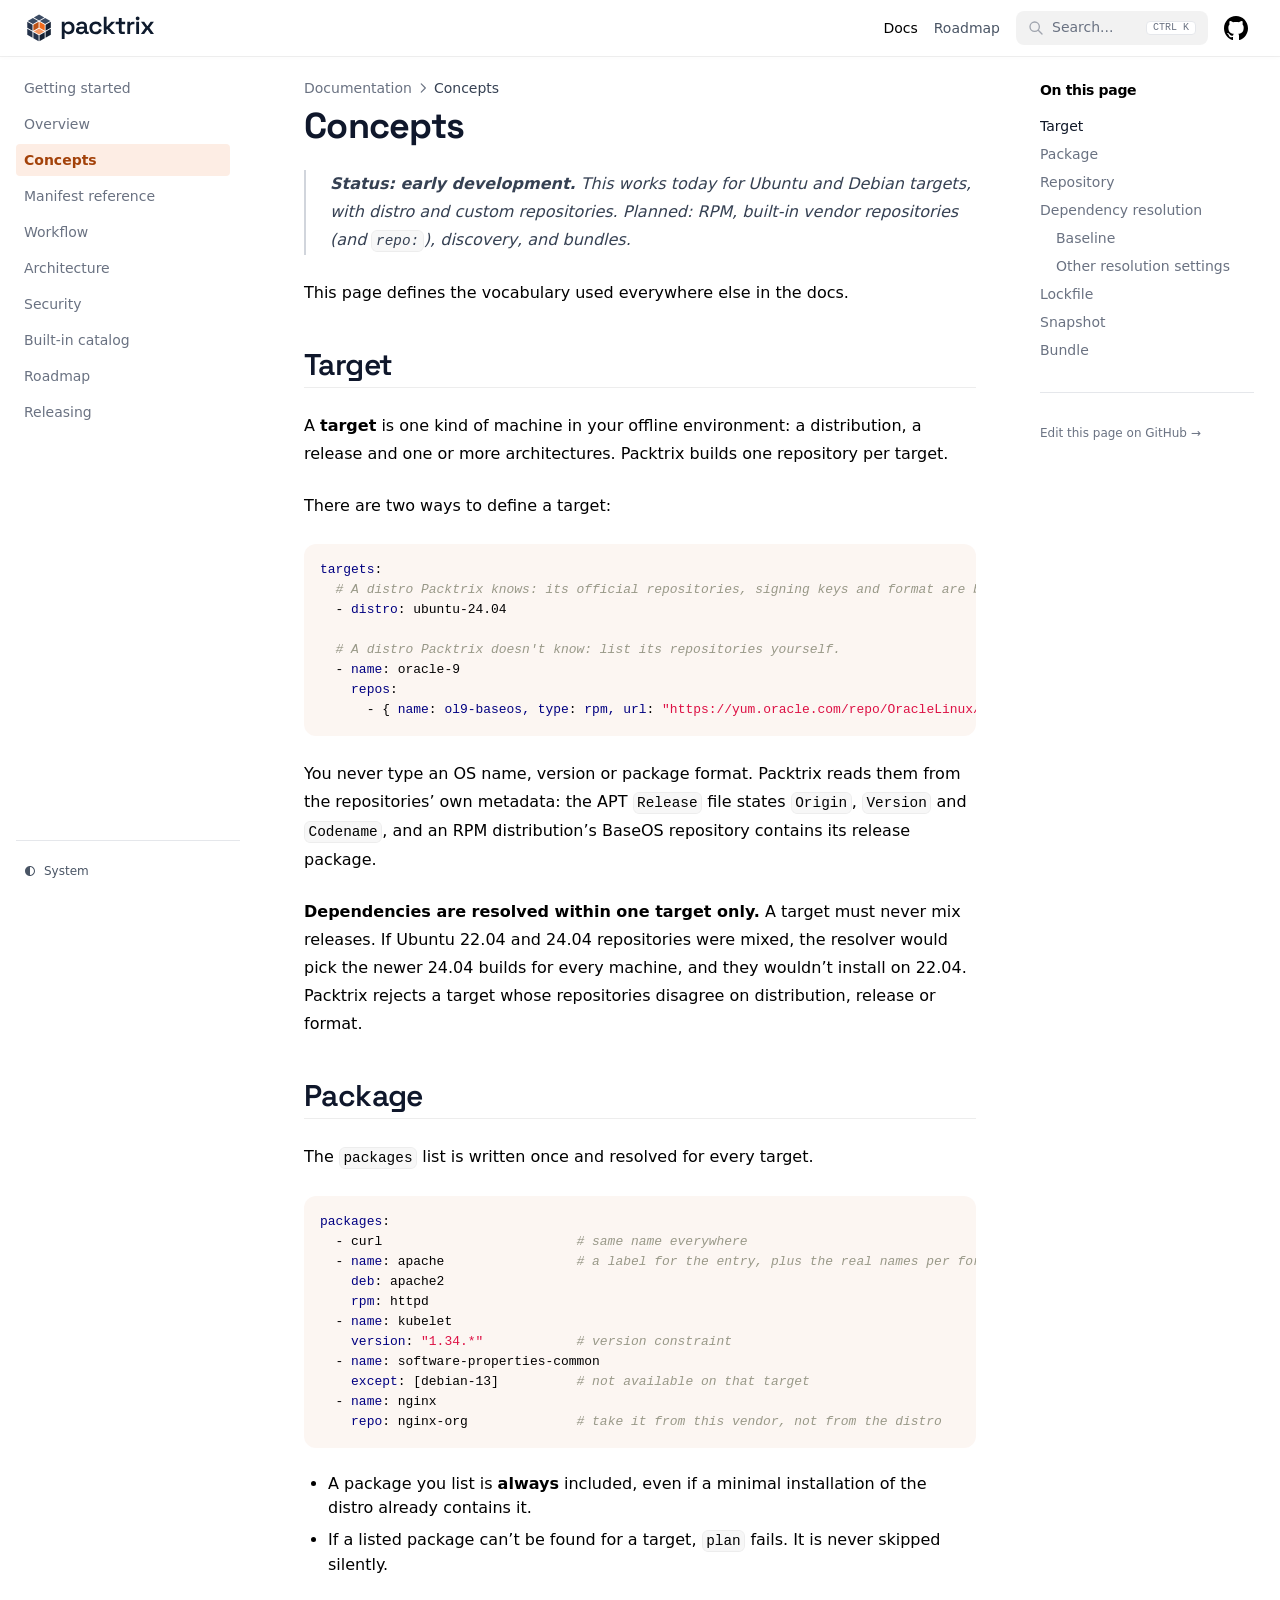
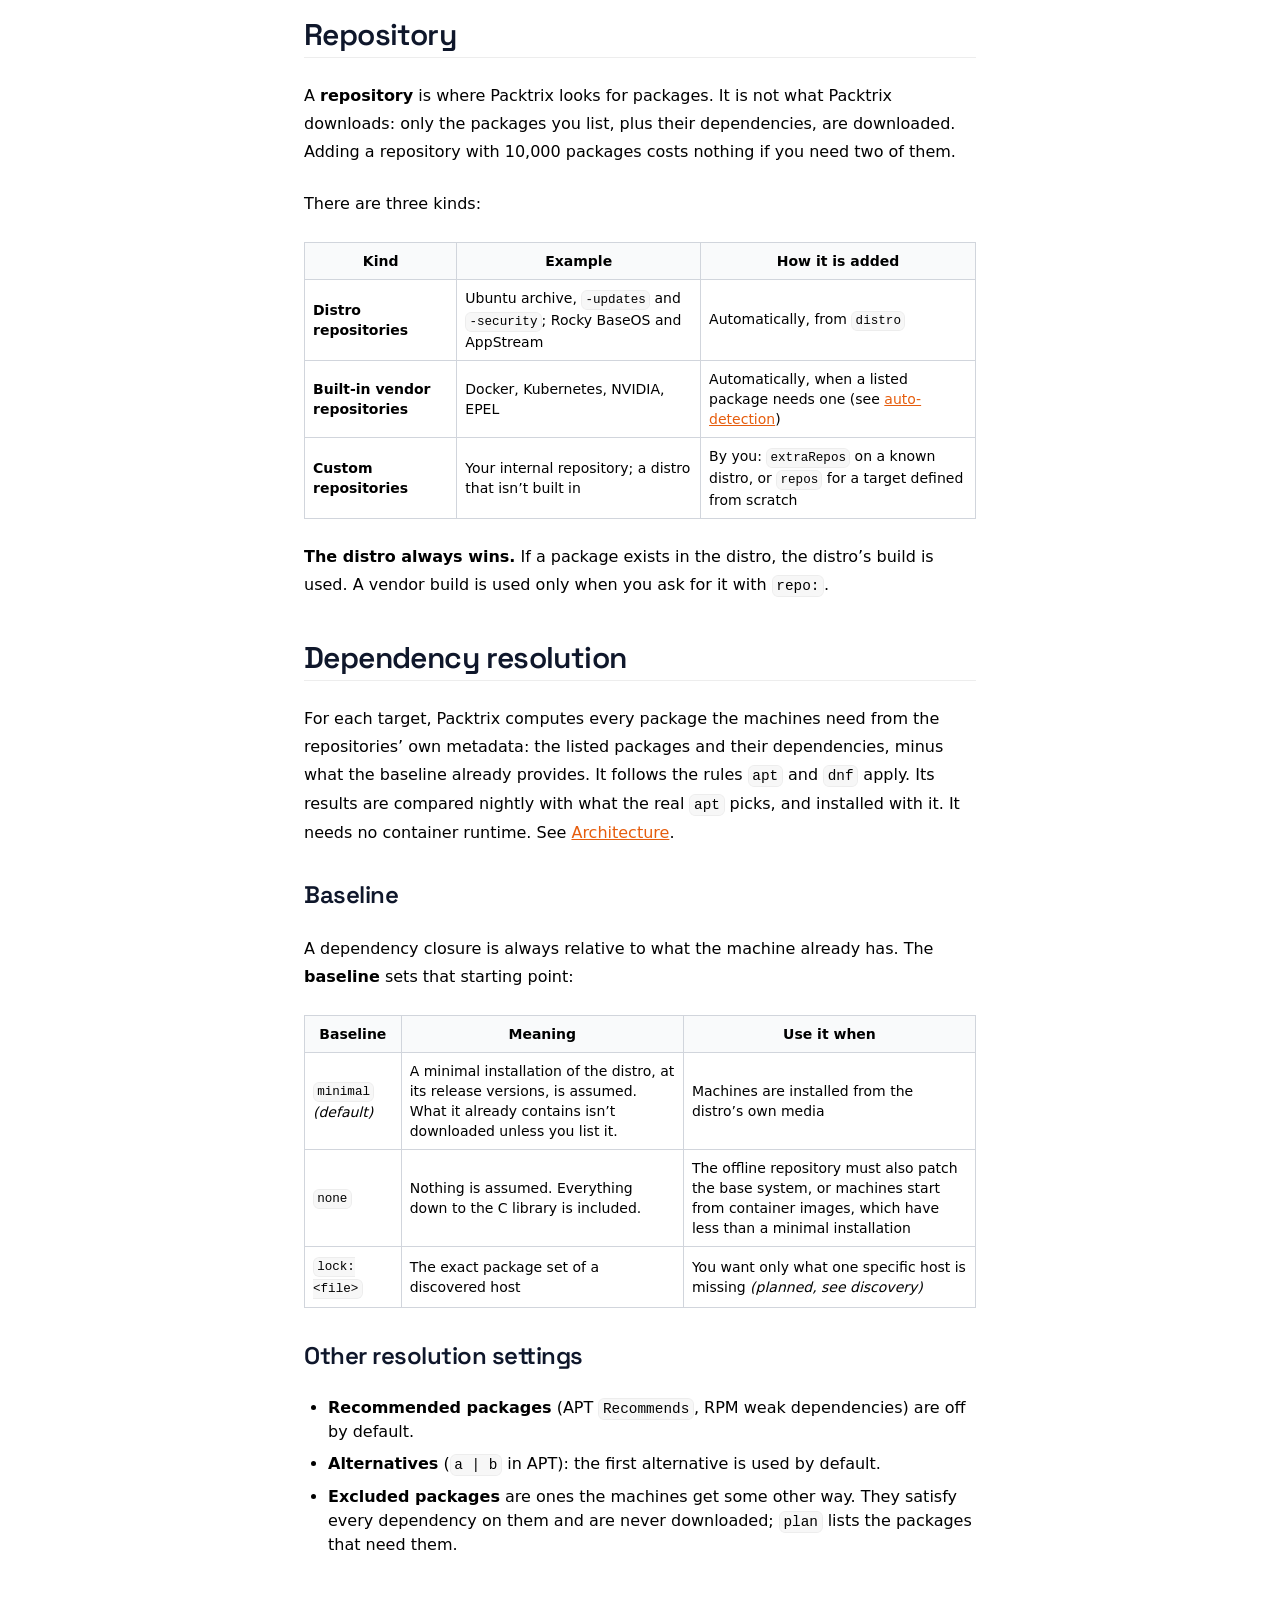
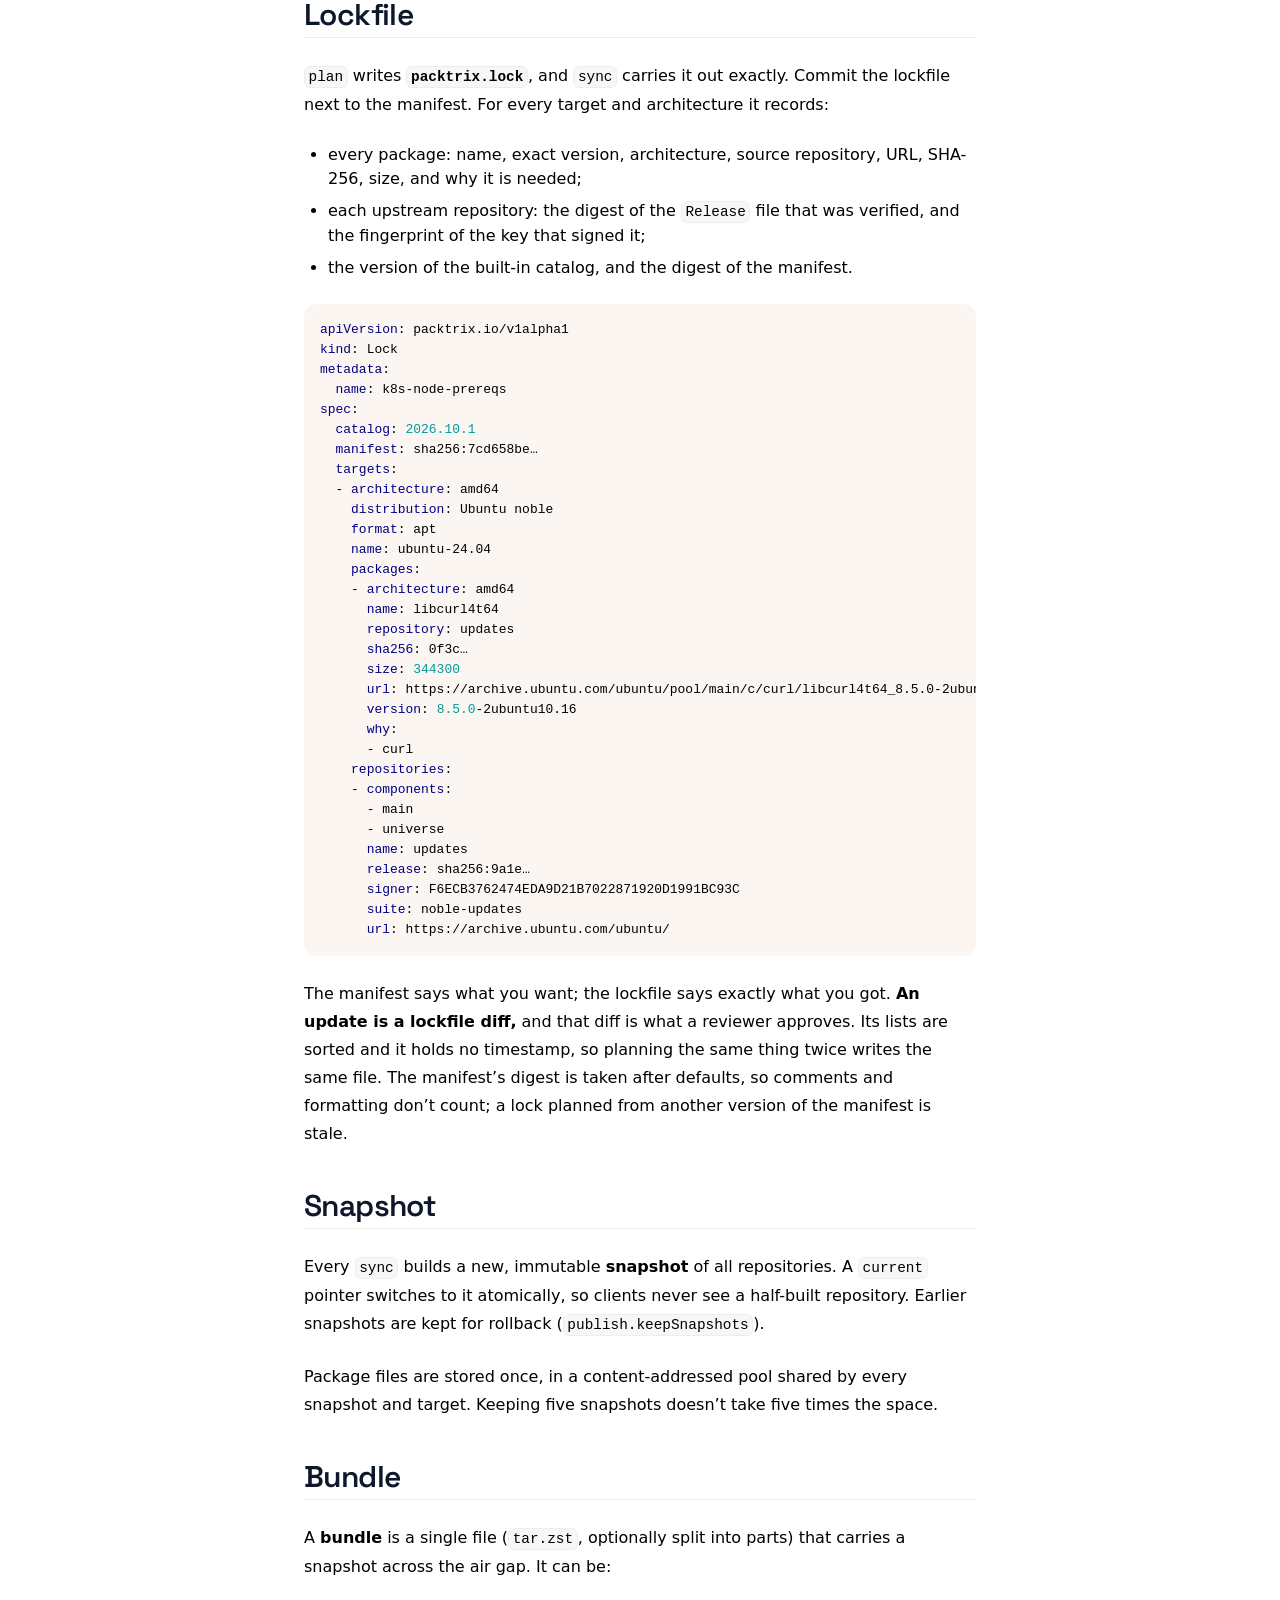
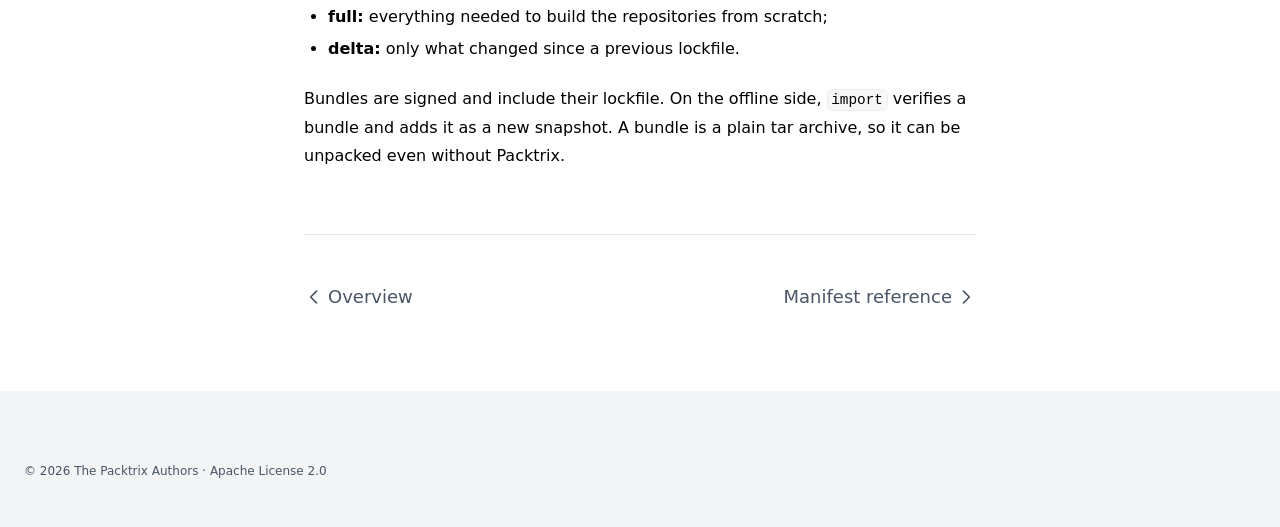
<file: docs/concepts/index.html>
<!doctype html><html lang=en dir=ltr><head><meta charset=utf-8><meta name=viewport content="width=device-width,initial-scale=1"><meta name=robots content="index, follow"><link rel=icon href=/favicon.ico sizes=32x32><link rel=icon href=/favicon.svg type=image/svg+xml><link rel=apple-touch-icon href=/apple-touch-icon.png sizes=180x180><title>Concepts – Packtrix</title><meta name=description content=" Status: early development. This works today for Ubuntu and Debian targets, with distro and custom repositories. Planned: RPM, built-in vendor repositories (and repo:), discovery, and bundles.
This page defines the vocabulary used everywhere else in the docs.
Target A target is one kind of machine in your offline environment: a distribution, a release and one or more architectures. Packtrix builds one repository per target.
There are two ways to define a target:"><link rel=canonical href=https://packtrix.github.io/docs/concepts/ itemprop=url><meta property="og:title" content="Concepts"><meta property="og:description" content="
    
      
  Status: early development. This works today for Ubuntu and Debian targets, with distro and custom repositories. Planned: RPM, built-in vendor repositories (and repo:), discovery, and bundles.


This page defines the vocabulary used everywhere else in the docs.
Target
    A target is one kind of machine in your offline environment: a distribution, a release and one or more architectures. Packtrix builds one repository per target.
There are two ways to define a target:
    
  "><meta property="og:type" content="
    article
  "><meta property="og:url" content="https://packtrix.github.io/docs/concepts/"><meta property="og:image" content="https://packtrix.github.io/images/logo/social-preview.png"><meta property="article:section" content="docs"><meta itemprop=name content="Concepts"><meta itemprop=description content="Status: early development. This works today for Ubuntu and Debian targets, with distro and custom repositories. Planned: RPM, built-in vendor repositories (and repo:), discovery, and bundles.
This page defines the vocabulary used everywhere else in the docs.
Target A target is one kind of machine in your offline environment: a distribution, a release and one or more architectures. Packtrix builds one repository per target.
There are two ways to define a target:"><meta itemprop=wordCount content="1003"><meta itemprop=image content="https://packtrix.github.io/images/logo/social-preview.png"><meta name=twitter:card content="summary_large_image"><meta name=twitter:image content="https://packtrix.github.io/images/logo/social-preview.png"><meta name=twitter:title content="Concepts"><meta name=twitter:description content="Status: early development. This works today for Ubuntu and Debian targets, with distro and custom repositories. Planned: RPM, built-in vendor repositories (and repo:), discovery, and bundles.
This page defines the vocabulary used everywhere else in the docs.
Target A target is one kind of machine in your offline environment: a distribution, a release and one or more architectures. Packtrix builds one repository per target.
There are two ways to define a target:"><link rel=preload href=/css/compiled/main.min.de859fe9a6a6393e52a2a5ff54522848df1f8c1ff4191987d0d72e400aaf82a0.css as=style integrity="sha256-3oWf6aamOT5SoqX/VFIoSN8fjB/0GRmH0NcuQAqvgqA="><link href=/css/compiled/main.min.de859fe9a6a6393e52a2a5ff54522848df1f8c1ff4191987d0d72e400aaf82a0.css rel=stylesheet integrity="sha256-3oWf6aamOT5SoqX/VFIoSN8fjB/0GRmH0NcuQAqvgqA="><script src=/js/main-head.min.bbb353731723c08eaf67b231610392e3665384806ddb6bee51d4a965494c762e.js integrity="sha256-u7NTcxcjwI6vZ7IxYQOS42ZThIBt22vuUdSpZUlMdi4="></script><link rel=preload href=/fonts/space-grotesk.woff2 as=font type=font/woff2 crossorigin><style>@font-face{font-family:space grotesk;src:url(/fonts/space-grotesk.woff2)format("woff2");font-weight:400 700;font-display:swap}</style></head><body><a href=#content class="hx:sr-only hx:focus-visible:not-sr-only hx:focus-visible:fixed hx:focus-visible:z-50 hx:focus-visible:top-2 hx:focus-visible:left-2 hx:focus-visible:bg-primary-500 hx:focus-visible:text-white hx:focus-visible:px-4 hx:focus-visible:py-2 hx:focus-visible:rounded-md hx:focus-visible:text-sm hx:focus-visible:font-medium">Skip to content</a><div class="hextra-nav-container hx:sticky hx:top-0 hx:z-20 hx:w-full hx:bg-transparent hx:print:hidden"><div class="hextra-nav-container-blur hx:pointer-events-none hx:absolute hx:z-[-1] hx:h-full hx:w-full hx:bg-white hx:dark:bg-dark hx:shadow-[0_2px_4px_rgba(0,0,0,.02),0_1px_0_rgba(0,0,0,.06)] hx:contrast-more:shadow-[0_0_0_1px_#000] hx:dark:shadow-[0_-1px_0_rgba(255,255,255,.1)_inset] hx:contrast-more:dark:shadow-[0_0_0_1px_#fff]"></div><nav class="hextra-max-navbar-width hx:mx-auto hx:flex hx:items-center hx:justify-end hx:gap-1 hx:md:gap-2 hx:h-[var(--hextra-navbar-height)] hx:px-6"><a class="hx:flex hx:items-center hx:hover:opacity-75 hx:ltr:mr-auto hx:rtl:ml-auto" href=/><img class="hx:mr-2 hx:block hx:dark:hidden" src=/images/logo/packtrix-logo.svg alt=Packtrix height=30 width=130>
<img class="hx:mr-2 hx:hidden hx:dark:block" src=/images/logo/packtrix-logo-dark.svg alt=Packtrix height=30 width=130>
</a><a title href=/docs class="hx:text-sm hx:contrast-more:text-gray-700 hx:contrast-more:dark:text-gray-100 hx:relative hx:-ml-2 hx:hidden hx:whitespace-nowrap hx:p-2 hx:md:inline-flex hx:items-center hx:gap-1 hx:font-medium"><span class=hx:text-center>Docs</span>
</a><a title href=/docs/roadmap class="hx:text-sm hx:contrast-more:text-gray-700 hx:contrast-more:dark:text-gray-100 hx:relative hx:-ml-2 hx:hidden hx:whitespace-nowrap hx:p-2 hx:md:inline-flex hx:items-center hx:gap-1 hx:text-gray-600 hx:hover:text-gray-800 hx:dark:text-gray-400 hx:dark:hover:text-gray-200"><span class=hx:text-center>Roadmap</span>
</a><button type=button class=hextra-search-trigger data-search-open aria-haspopup=dialog aria-controls=hextra-search-dialog aria-label=Search...><svg class="hextra-search-trigger-icon" focusable="false" fill="none" viewBox="0 0 24 24" stroke-width="2" stroke="currentColor" aria-hidden="true"><path stroke-linecap="round" stroke-linejoin="round" d="M21 21l-6-6m2-5A7 7 0 113 10a7 7 0 0114 0z"/></svg><span class=hextra-search-trigger-label>Search...</span>
<kbd class=hextra-search-trigger-kbd>CTRL K</kbd>
</button>
<a class="hx:p-1 hx:md:p-2 hx:text-current" target=_blank rel=noreferrer href=https://github.com/packtrix/packtrix title=GitHub><svg height="24" fill="currentColor" viewBox="3 3 18 18"><path d="M12 3C7.0275 3 3 7.12937 3 12.2276c0 4.0833 2.57625 7.5321 6.15374 8.7548C9.60374 21.0631 9.77249 20.7863 9.77249 20.5441 9.77249 20.3249 9.76125 19.5982 9.76125 18.8254 7.5 19.2522 6.915 18.2602 6.735 17.7412 6.63375 17.4759 6.19499 16.6569 5.8125 16.4378 5.4975 16.2647 5.0475 15.838 5.80124 15.8264 6.51 15.8149 7.01625 16.4954 7.18499 16.7723 7.99499 18.1679 9.28875 17.7758 9.80625 17.5335 9.885 16.9337 10.1212 16.53 10.38 16.2993 8.3775 16.0687 6.285 15.2728 6.285 11.7432c0-1.0035.34875-1.834.92249-2.47994C7.1175 9.03257 6.8025 8.08674 7.2975 6.81794c0 0 .753749999999999-.24223 2.47499.94583.72001-.20762 1.48501-.31143 2.25001-.31143C12.7875 7.45234 13.5525 7.55615 14.2725 7.76377c1.7212-1.19959 2.475-.94583 2.475-.94583C17.2424 8.08674 16.9275 9.03257 16.8375 9.26326 17.4113 9.9092 17.76 10.7281 17.76 11.7432c0 3.5411-2.1037 4.3255-4.1063 4.5561C13.98 16.5877 14.2613 17.1414 14.2613 18.0065 14.2613 19.2407 14.25 20.2326 14.25 20.5441 14.25 20.7863 14.4188 21.0746 14.8688 20.9824 16.6554 20.364 18.2079 19.1866 19.3078 17.6162c1.0999-1.5705 1.6917-3.4551 1.6922-5.3886C21 7.12937 16.9725 3 12 3z"/></svg>
<span class=hx:sr-only>GitHub</span>
</a><button type=button aria-label=Menu aria-expanded=false class="hextra-hamburger-menu hx:cursor-pointer hx:-mr-1 hx:rounded-sm hx:p-1 hx:active:bg-gray-400/20 hx:md:hidden hx:hextra-focus-visible-inset"><svg height="24" fill="none" viewBox="0 0 24 24" stroke="currentColor"><g><path stroke-linecap="round" stroke-linejoin="round" stroke-width="2" d="M4 8H20"/></g><g><path stroke-linecap="round" stroke-linejoin="round" stroke-width="2" d="M4 16H20"/></g></svg></button></nav></div><div class="hx:mx-auto hx:flex hextra-max-page-width"><aside class="hextra-sidebar-container hx:flex hx:flex-col hx:print:hidden hx:md:top-[var(--hextra-navbar-height)] hx:md:shrink-0 hx:md:w-64 hx:md:self-start hx:max-md:[transform:translate3d(0,-100%,0)] hx:md:sticky"><div class="hextra-scrollbar hx:overflow-y-auto hx:overflow-x-hidden hx:p-4 hx:grow hx:md:h-[calc(100vh-var(--hextra-navbar-height)-var(--menu-height))]"><ul class="hx:flex hx:flex-col hx:gap-1 hx:md:hidden"><li class=open><div class="hextra-sidebar-item hx:group hx:relative hx:flex hx:items-center" data-active=false><a class="hx:flex hx:items-center hx:justify-between hx:gap-2 hx:grow hx:cursor-pointer hx:rounded-sm hx:px-2 hx:py-1.5 hx:text-sm hx:transition-colors [-webkit-tap-highlight-color:transparent] [-webkit-touch-callout:none] hx:hextra-focus-visible-inset hx:ltr:pr-8 hx:rtl:pl-8 hx:text-gray-500 hx:hover:bg-gray-100 hx:hover:text-gray-900 hx:contrast-more:border hx:contrast-more:border-transparent hx:contrast-more:text-gray-900 hx:contrast-more:hover:border-gray-900 hx:dark:text-neutral-400 hx:dark:hover:bg-primary-100/5 hx:dark:hover:text-gray-50 hx:contrast-more:dark:text-gray-50 hx:contrast-more:dark:hover:border-gray-50" href=/docs/><span class="hx:min-w-0 [word-break:break-word]">Docs</span>
</a><button type=button class="hextra-sidebar-collapsible-button hx:absolute hx:top-1/2 hx:-translate-y-1/2 hx:ltr:right-2 hx:rtl:left-2 hx:shrink-0 hx:cursor-pointer hx:p-0 hx:text-gray-500 hx:dark:text-neutral-400 hx:group-hover:text-gray-900 hx:dark:group-hover:text-gray-50 hx:group-data-[active=true]:text-primary-800 hx:group-data-[active=true]:dark:text-primary-600 hx:hextra-focus-visible-inset" aria-label="Toggle section" aria-expanded=true><svg fill="none" viewBox="0 0 24 24" stroke="currentColor" aria-hidden="true" focusable="false" class="hx:h-[18px] hx:min-w-[18px] hx:rounded-xs hx:p-0.5 hx:hover:bg-gray-800/5 hx:dark:hover:bg-gray-100/5"><path stroke-linecap="round" stroke-linejoin="round" stroke-width="2" d="M9 5l7 7-7 7" class="hx:origin-center hx:transition-transform hx:rtl:-rotate-180"/></svg></button></div><div class="hextra-sidebar-children hx:ltr:pr-0 hx:rtl:pl-0 hx:overflow-hidden"><ul class='hx:relative hx:flex hx:flex-col hx:gap-1 hx:before:absolute hx:before:inset-y-1 hx:before:w-px hx:before:bg-gray-200 hx:before:content-[""] hx:ltr:ml-3 hx:ltr:pl-3 hx:ltr:before:left-0 hx:rtl:mr-3 hx:rtl:pr-3 hx:rtl:before:right-0 hx:dark:before:bg-neutral-800'><li class="hx:flex hx:flex-col"><div class="hextra-sidebar-item hx:group hx:relative hx:flex hx:items-center" data-active=false><a class="hx:flex hx:items-center hx:justify-between hx:gap-2 hx:grow hx:cursor-pointer hx:rounded-sm hx:px-2 hx:py-1.5 hx:text-sm hx:transition-colors [-webkit-tap-highlight-color:transparent] [-webkit-touch-callout:none] hx:hextra-focus-visible-inset hx:text-gray-500 hx:hover:bg-gray-100 hx:hover:text-gray-900 hx:contrast-more:border hx:contrast-more:border-transparent hx:contrast-more:text-gray-900 hx:contrast-more:hover:border-gray-900 hx:dark:text-neutral-400 hx:dark:hover:bg-primary-100/5 hx:dark:hover:text-gray-50 hx:contrast-more:dark:text-gray-50 hx:contrast-more:dark:hover:border-gray-50" href=/docs/getting-started/><span class="hx:min-w-0 [word-break:break-word]">Getting started</span></a></div></li><li class="hx:flex hx:flex-col"><div class="hextra-sidebar-item hx:group hx:relative hx:flex hx:items-center" data-active=false><a class="hx:flex hx:items-center hx:justify-between hx:gap-2 hx:grow hx:cursor-pointer hx:rounded-sm hx:px-2 hx:py-1.5 hx:text-sm hx:transition-colors [-webkit-tap-highlight-color:transparent] [-webkit-touch-callout:none] hx:hextra-focus-visible-inset hx:text-gray-500 hx:hover:bg-gray-100 hx:hover:text-gray-900 hx:contrast-more:border hx:contrast-more:border-transparent hx:contrast-more:text-gray-900 hx:contrast-more:hover:border-gray-900 hx:dark:text-neutral-400 hx:dark:hover:bg-primary-100/5 hx:dark:hover:text-gray-50 hx:contrast-more:dark:text-gray-50 hx:contrast-more:dark:hover:border-gray-50" href=/docs/overview/><span class="hx:min-w-0 [word-break:break-word]">Overview</span></a></div></li><li class="hx:flex hx:flex-col open"><div class="hextra-sidebar-item hx:group hx:relative hx:flex hx:items-center" data-active=true><a class="hx:flex hx:items-center hx:justify-between hx:gap-2 hx:grow hx:cursor-pointer hx:rounded-sm hx:px-2 hx:py-1.5 hx:text-sm hx:transition-colors [-webkit-tap-highlight-color:transparent] [-webkit-touch-callout:none] hx:hextra-focus-visible-inset hextra-sidebar-active-item hx:bg-primary-100 hx:font-semibold hx:text-primary-800 hx:contrast-more:border hx:contrast-more:border-primary-500 hx:dark:bg-primary-400/10 hx:dark:text-primary-600 hx:contrast-more:dark:border-primary-500" href=/docs/concepts/><span class="hx:min-w-0 [word-break:break-word]">Concepts</span></a></div><ul class='hx:flex hx:flex-col hx:gap-1 hx:relative hx:before:absolute hx:before:inset-y-1 hx:before:w-px hx:before:bg-gray-200 hx:before:content-[""] hx:dark:before:bg-neutral-800 hx:ltr:pl-3 hx:ltr:before:left-0 hx:rtl:pr-3 hx:rtl:before:right-0 hx:ltr:ml-3 hx:rtl:mr-3'><li><a href=#target class="hx:flex hx:rounded-sm hx:px-2 hx:py-1.5 hx:text-sm hx:transition-colors [word-break:break-word] hx:cursor-pointer [-webkit-tap-highlight-color:transparent] [-webkit-touch-callout:none] hx:contrast-more:border hx:gap-2 hx:before:opacity-25 hx:before:content-['#'] hx:text-gray-500 hx:hover:bg-gray-100 hx:hover:text-gray-900 hx:dark:text-neutral-400 hx:dark:hover:bg-primary-100/5 hx:dark:hover:text-gray-50 hx:contrast-more:text-gray-900 hx:contrast-more:dark:text-gray-50 hx:contrast-more:border-transparent hx:contrast-more:hover:border-gray-900 hx:contrast-more:dark:hover:border-gray-50">Target</a></li><li><a href=#package class="hx:flex hx:rounded-sm hx:px-2 hx:py-1.5 hx:text-sm hx:transition-colors [word-break:break-word] hx:cursor-pointer [-webkit-tap-highlight-color:transparent] [-webkit-touch-callout:none] hx:contrast-more:border hx:gap-2 hx:before:opacity-25 hx:before:content-['#'] hx:text-gray-500 hx:hover:bg-gray-100 hx:hover:text-gray-900 hx:dark:text-neutral-400 hx:dark:hover:bg-primary-100/5 hx:dark:hover:text-gray-50 hx:contrast-more:text-gray-900 hx:contrast-more:dark:text-gray-50 hx:contrast-more:border-transparent hx:contrast-more:hover:border-gray-900 hx:contrast-more:dark:hover:border-gray-50">Package</a></li><li><a href=#repository class="hx:flex hx:rounded-sm hx:px-2 hx:py-1.5 hx:text-sm hx:transition-colors [word-break:break-word] hx:cursor-pointer [-webkit-tap-highlight-color:transparent] [-webkit-touch-callout:none] hx:contrast-more:border hx:gap-2 hx:before:opacity-25 hx:before:content-['#'] hx:text-gray-500 hx:hover:bg-gray-100 hx:hover:text-gray-900 hx:dark:text-neutral-400 hx:dark:hover:bg-primary-100/5 hx:dark:hover:text-gray-50 hx:contrast-more:text-gray-900 hx:contrast-more:dark:text-gray-50 hx:contrast-more:border-transparent hx:contrast-more:hover:border-gray-900 hx:contrast-more:dark:hover:border-gray-50">Repository</a></li><li><a href=#dependency-resolution class="hx:flex hx:rounded-sm hx:px-2 hx:py-1.5 hx:text-sm hx:transition-colors [word-break:break-word] hx:cursor-pointer [-webkit-tap-highlight-color:transparent] [-webkit-touch-callout:none] hx:contrast-more:border hx:gap-2 hx:before:opacity-25 hx:before:content-['#'] hx:text-gray-500 hx:hover:bg-gray-100 hx:hover:text-gray-900 hx:dark:text-neutral-400 hx:dark:hover:bg-primary-100/5 hx:dark:hover:text-gray-50 hx:contrast-more:text-gray-900 hx:contrast-more:dark:text-gray-50 hx:contrast-more:border-transparent hx:contrast-more:hover:border-gray-900 hx:contrast-more:dark:hover:border-gray-50">Dependency resolution</a></li><li><a href=#lockfile class="hx:flex hx:rounded-sm hx:px-2 hx:py-1.5 hx:text-sm hx:transition-colors [word-break:break-word] hx:cursor-pointer [-webkit-tap-highlight-color:transparent] [-webkit-touch-callout:none] hx:contrast-more:border hx:gap-2 hx:before:opacity-25 hx:before:content-['#'] hx:text-gray-500 hx:hover:bg-gray-100 hx:hover:text-gray-900 hx:dark:text-neutral-400 hx:dark:hover:bg-primary-100/5 hx:dark:hover:text-gray-50 hx:contrast-more:text-gray-900 hx:contrast-more:dark:text-gray-50 hx:contrast-more:border-transparent hx:contrast-more:hover:border-gray-900 hx:contrast-more:dark:hover:border-gray-50">Lockfile</a></li><li><a href=#snapshot class="hx:flex hx:rounded-sm hx:px-2 hx:py-1.5 hx:text-sm hx:transition-colors [word-break:break-word] hx:cursor-pointer [-webkit-tap-highlight-color:transparent] [-webkit-touch-callout:none] hx:contrast-more:border hx:gap-2 hx:before:opacity-25 hx:before:content-['#'] hx:text-gray-500 hx:hover:bg-gray-100 hx:hover:text-gray-900 hx:dark:text-neutral-400 hx:dark:hover:bg-primary-100/5 hx:dark:hover:text-gray-50 hx:contrast-more:text-gray-900 hx:contrast-more:dark:text-gray-50 hx:contrast-more:border-transparent hx:contrast-more:hover:border-gray-900 hx:contrast-more:dark:hover:border-gray-50">Snapshot</a></li><li><a href=#bundle class="hx:flex hx:rounded-sm hx:px-2 hx:py-1.5 hx:text-sm hx:transition-colors [word-break:break-word] hx:cursor-pointer [-webkit-tap-highlight-color:transparent] [-webkit-touch-callout:none] hx:contrast-more:border hx:gap-2 hx:before:opacity-25 hx:before:content-['#'] hx:text-gray-500 hx:hover:bg-gray-100 hx:hover:text-gray-900 hx:dark:text-neutral-400 hx:dark:hover:bg-primary-100/5 hx:dark:hover:text-gray-50 hx:contrast-more:text-gray-900 hx:contrast-more:dark:text-gray-50 hx:contrast-more:border-transparent hx:contrast-more:hover:border-gray-900 hx:contrast-more:dark:hover:border-gray-50">Bundle</a></li></ul></li><li class="hx:flex hx:flex-col"><div class="hextra-sidebar-item hx:group hx:relative hx:flex hx:items-center" data-active=false><a class="hx:flex hx:items-center hx:justify-between hx:gap-2 hx:grow hx:cursor-pointer hx:rounded-sm hx:px-2 hx:py-1.5 hx:text-sm hx:transition-colors [-webkit-tap-highlight-color:transparent] [-webkit-touch-callout:none] hx:hextra-focus-visible-inset hx:text-gray-500 hx:hover:bg-gray-100 hx:hover:text-gray-900 hx:contrast-more:border hx:contrast-more:border-transparent hx:contrast-more:text-gray-900 hx:contrast-more:hover:border-gray-900 hx:dark:text-neutral-400 hx:dark:hover:bg-primary-100/5 hx:dark:hover:text-gray-50 hx:contrast-more:dark:text-gray-50 hx:contrast-more:dark:hover:border-gray-50" href=/docs/manifest/><span class="hx:min-w-0 [word-break:break-word]">Manifest reference</span></a></div></li><li class="hx:flex hx:flex-col"><div class="hextra-sidebar-item hx:group hx:relative hx:flex hx:items-center" data-active=false><a class="hx:flex hx:items-center hx:justify-between hx:gap-2 hx:grow hx:cursor-pointer hx:rounded-sm hx:px-2 hx:py-1.5 hx:text-sm hx:transition-colors [-webkit-tap-highlight-color:transparent] [-webkit-touch-callout:none] hx:hextra-focus-visible-inset hx:text-gray-500 hx:hover:bg-gray-100 hx:hover:text-gray-900 hx:contrast-more:border hx:contrast-more:border-transparent hx:contrast-more:text-gray-900 hx:contrast-more:hover:border-gray-900 hx:dark:text-neutral-400 hx:dark:hover:bg-primary-100/5 hx:dark:hover:text-gray-50 hx:contrast-more:dark:text-gray-50 hx:contrast-more:dark:hover:border-gray-50" href=/docs/workflow/><span class="hx:min-w-0 [word-break:break-word]">Workflow</span></a></div></li><li class="hx:flex hx:flex-col"><div class="hextra-sidebar-item hx:group hx:relative hx:flex hx:items-center" data-active=false><a class="hx:flex hx:items-center hx:justify-between hx:gap-2 hx:grow hx:cursor-pointer hx:rounded-sm hx:px-2 hx:py-1.5 hx:text-sm hx:transition-colors [-webkit-tap-highlight-color:transparent] [-webkit-touch-callout:none] hx:hextra-focus-visible-inset hx:text-gray-500 hx:hover:bg-gray-100 hx:hover:text-gray-900 hx:contrast-more:border hx:contrast-more:border-transparent hx:contrast-more:text-gray-900 hx:contrast-more:hover:border-gray-900 hx:dark:text-neutral-400 hx:dark:hover:bg-primary-100/5 hx:dark:hover:text-gray-50 hx:contrast-more:dark:text-gray-50 hx:contrast-more:dark:hover:border-gray-50" href=/docs/architecture/><span class="hx:min-w-0 [word-break:break-word]">Architecture</span></a></div></li><li class="hx:flex hx:flex-col"><div class="hextra-sidebar-item hx:group hx:relative hx:flex hx:items-center" data-active=false><a class="hx:flex hx:items-center hx:justify-between hx:gap-2 hx:grow hx:cursor-pointer hx:rounded-sm hx:px-2 hx:py-1.5 hx:text-sm hx:transition-colors [-webkit-tap-highlight-color:transparent] [-webkit-touch-callout:none] hx:hextra-focus-visible-inset hx:text-gray-500 hx:hover:bg-gray-100 hx:hover:text-gray-900 hx:contrast-more:border hx:contrast-more:border-transparent hx:contrast-more:text-gray-900 hx:contrast-more:hover:border-gray-900 hx:dark:text-neutral-400 hx:dark:hover:bg-primary-100/5 hx:dark:hover:text-gray-50 hx:contrast-more:dark:text-gray-50 hx:contrast-more:dark:hover:border-gray-50" href=/docs/security/><span class="hx:min-w-0 [word-break:break-word]">Security</span></a></div></li><li class="hx:flex hx:flex-col"><div class="hextra-sidebar-item hx:group hx:relative hx:flex hx:items-center" data-active=false><a class="hx:flex hx:items-center hx:justify-between hx:gap-2 hx:grow hx:cursor-pointer hx:rounded-sm hx:px-2 hx:py-1.5 hx:text-sm hx:transition-colors [-webkit-tap-highlight-color:transparent] [-webkit-touch-callout:none] hx:hextra-focus-visible-inset hx:text-gray-500 hx:hover:bg-gray-100 hx:hover:text-gray-900 hx:contrast-more:border hx:contrast-more:border-transparent hx:contrast-more:text-gray-900 hx:contrast-more:hover:border-gray-900 hx:dark:text-neutral-400 hx:dark:hover:bg-primary-100/5 hx:dark:hover:text-gray-50 hx:contrast-more:dark:text-gray-50 hx:contrast-more:dark:hover:border-gray-50" href=/docs/catalog/><span class="hx:min-w-0 [word-break:break-word]">Built-in catalog</span></a></div></li><li class="hx:flex hx:flex-col"><div class="hextra-sidebar-item hx:group hx:relative hx:flex hx:items-center" data-active=false><a class="hx:flex hx:items-center hx:justify-between hx:gap-2 hx:grow hx:cursor-pointer hx:rounded-sm hx:px-2 hx:py-1.5 hx:text-sm hx:transition-colors [-webkit-tap-highlight-color:transparent] [-webkit-touch-callout:none] hx:hextra-focus-visible-inset hx:text-gray-500 hx:hover:bg-gray-100 hx:hover:text-gray-900 hx:contrast-more:border hx:contrast-more:border-transparent hx:contrast-more:text-gray-900 hx:contrast-more:hover:border-gray-900 hx:dark:text-neutral-400 hx:dark:hover:bg-primary-100/5 hx:dark:hover:text-gray-50 hx:contrast-more:dark:text-gray-50 hx:contrast-more:dark:hover:border-gray-50" href=/docs/roadmap/><span class="hx:min-w-0 [word-break:break-word]">Roadmap</span></a></div></li><li class="hx:flex hx:flex-col"><div class="hextra-sidebar-item hx:group hx:relative hx:flex hx:items-center" data-active=false><a class="hx:flex hx:items-center hx:justify-between hx:gap-2 hx:grow hx:cursor-pointer hx:rounded-sm hx:px-2 hx:py-1.5 hx:text-sm hx:transition-colors [-webkit-tap-highlight-color:transparent] [-webkit-touch-callout:none] hx:hextra-focus-visible-inset hx:text-gray-500 hx:hover:bg-gray-100 hx:hover:text-gray-900 hx:contrast-more:border hx:contrast-more:border-transparent hx:contrast-more:text-gray-900 hx:contrast-more:hover:border-gray-900 hx:dark:text-neutral-400 hx:dark:hover:bg-primary-100/5 hx:dark:hover:text-gray-50 hx:contrast-more:dark:text-gray-50 hx:contrast-more:dark:hover:border-gray-50" href=/docs/releasing/><span class="hx:min-w-0 [word-break:break-word]">Releasing</span></a></div></li></ul></div></li><li><div class="hextra-sidebar-item hx:group hx:relative hx:flex hx:items-center" data-active=false><a class="hx:flex hx:items-center hx:justify-between hx:gap-2 hx:grow hx:cursor-pointer hx:rounded-sm hx:px-2 hx:py-1.5 hx:text-sm hx:transition-colors [-webkit-tap-highlight-color:transparent] [-webkit-touch-callout:none] hx:hextra-focus-visible-inset hx:text-gray-500 hx:hover:bg-gray-100 hx:hover:text-gray-900 hx:contrast-more:border hx:contrast-more:border-transparent hx:contrast-more:text-gray-900 hx:contrast-more:hover:border-gray-900 hx:dark:text-neutral-400 hx:dark:hover:bg-primary-100/5 hx:dark:hover:text-gray-50 hx:contrast-more:dark:text-gray-50 hx:contrast-more:dark:hover:border-gray-50" href=/docs/roadmap/><span class="hx:min-w-0 [word-break:break-word]">Roadmap</span></a></div></li></ul><ul class="hx:flex hx:flex-col hx:gap-1 hx:max-md:hidden"><li><div class="hextra-sidebar-item hx:group hx:relative hx:flex hx:items-center" data-active=false><a class="hx:flex hx:items-center hx:justify-between hx:gap-2 hx:grow hx:cursor-pointer hx:rounded-sm hx:px-2 hx:py-1.5 hx:text-sm hx:transition-colors [-webkit-tap-highlight-color:transparent] [-webkit-touch-callout:none] hx:hextra-focus-visible-inset hx:text-gray-500 hx:hover:bg-gray-100 hx:hover:text-gray-900 hx:contrast-more:border hx:contrast-more:border-transparent hx:contrast-more:text-gray-900 hx:contrast-more:hover:border-gray-900 hx:dark:text-neutral-400 hx:dark:hover:bg-primary-100/5 hx:dark:hover:text-gray-50 hx:contrast-more:dark:text-gray-50 hx:contrast-more:dark:hover:border-gray-50" href=/docs/getting-started/><span class="hx:min-w-0 [word-break:break-word]">Getting started</span></a></div></li><li><div class="hextra-sidebar-item hx:group hx:relative hx:flex hx:items-center" data-active=false><a class="hx:flex hx:items-center hx:justify-between hx:gap-2 hx:grow hx:cursor-pointer hx:rounded-sm hx:px-2 hx:py-1.5 hx:text-sm hx:transition-colors [-webkit-tap-highlight-color:transparent] [-webkit-touch-callout:none] hx:hextra-focus-visible-inset hx:text-gray-500 hx:hover:bg-gray-100 hx:hover:text-gray-900 hx:contrast-more:border hx:contrast-more:border-transparent hx:contrast-more:text-gray-900 hx:contrast-more:hover:border-gray-900 hx:dark:text-neutral-400 hx:dark:hover:bg-primary-100/5 hx:dark:hover:text-gray-50 hx:contrast-more:dark:text-gray-50 hx:contrast-more:dark:hover:border-gray-50" href=/docs/overview/><span class="hx:min-w-0 [word-break:break-word]">Overview</span></a></div></li><li class=open><div class="hextra-sidebar-item hx:group hx:relative hx:flex hx:items-center" data-active=true><a class="hx:flex hx:items-center hx:justify-between hx:gap-2 hx:grow hx:cursor-pointer hx:rounded-sm hx:px-2 hx:py-1.5 hx:text-sm hx:transition-colors [-webkit-tap-highlight-color:transparent] [-webkit-touch-callout:none] hx:hextra-focus-visible-inset hextra-sidebar-active-item hx:bg-primary-100 hx:font-semibold hx:text-primary-800 hx:contrast-more:border hx:contrast-more:border-primary-500 hx:dark:bg-primary-400/10 hx:dark:text-primary-600 hx:contrast-more:dark:border-primary-500" href=/docs/concepts/><span class="hx:min-w-0 [word-break:break-word]">Concepts</span></a></div></li><li><div class="hextra-sidebar-item hx:group hx:relative hx:flex hx:items-center" data-active=false><a class="hx:flex hx:items-center hx:justify-between hx:gap-2 hx:grow hx:cursor-pointer hx:rounded-sm hx:px-2 hx:py-1.5 hx:text-sm hx:transition-colors [-webkit-tap-highlight-color:transparent] [-webkit-touch-callout:none] hx:hextra-focus-visible-inset hx:text-gray-500 hx:hover:bg-gray-100 hx:hover:text-gray-900 hx:contrast-more:border hx:contrast-more:border-transparent hx:contrast-more:text-gray-900 hx:contrast-more:hover:border-gray-900 hx:dark:text-neutral-400 hx:dark:hover:bg-primary-100/5 hx:dark:hover:text-gray-50 hx:contrast-more:dark:text-gray-50 hx:contrast-more:dark:hover:border-gray-50" href=/docs/manifest/><span class="hx:min-w-0 [word-break:break-word]">Manifest reference</span></a></div></li><li><div class="hextra-sidebar-item hx:group hx:relative hx:flex hx:items-center" data-active=false><a class="hx:flex hx:items-center hx:justify-between hx:gap-2 hx:grow hx:cursor-pointer hx:rounded-sm hx:px-2 hx:py-1.5 hx:text-sm hx:transition-colors [-webkit-tap-highlight-color:transparent] [-webkit-touch-callout:none] hx:hextra-focus-visible-inset hx:text-gray-500 hx:hover:bg-gray-100 hx:hover:text-gray-900 hx:contrast-more:border hx:contrast-more:border-transparent hx:contrast-more:text-gray-900 hx:contrast-more:hover:border-gray-900 hx:dark:text-neutral-400 hx:dark:hover:bg-primary-100/5 hx:dark:hover:text-gray-50 hx:contrast-more:dark:text-gray-50 hx:contrast-more:dark:hover:border-gray-50" href=/docs/workflow/><span class="hx:min-w-0 [word-break:break-word]">Workflow</span></a></div></li><li><div class="hextra-sidebar-item hx:group hx:relative hx:flex hx:items-center" data-active=false><a class="hx:flex hx:items-center hx:justify-between hx:gap-2 hx:grow hx:cursor-pointer hx:rounded-sm hx:px-2 hx:py-1.5 hx:text-sm hx:transition-colors [-webkit-tap-highlight-color:transparent] [-webkit-touch-callout:none] hx:hextra-focus-visible-inset hx:text-gray-500 hx:hover:bg-gray-100 hx:hover:text-gray-900 hx:contrast-more:border hx:contrast-more:border-transparent hx:contrast-more:text-gray-900 hx:contrast-more:hover:border-gray-900 hx:dark:text-neutral-400 hx:dark:hover:bg-primary-100/5 hx:dark:hover:text-gray-50 hx:contrast-more:dark:text-gray-50 hx:contrast-more:dark:hover:border-gray-50" href=/docs/architecture/><span class="hx:min-w-0 [word-break:break-word]">Architecture</span></a></div></li><li><div class="hextra-sidebar-item hx:group hx:relative hx:flex hx:items-center" data-active=false><a class="hx:flex hx:items-center hx:justify-between hx:gap-2 hx:grow hx:cursor-pointer hx:rounded-sm hx:px-2 hx:py-1.5 hx:text-sm hx:transition-colors [-webkit-tap-highlight-color:transparent] [-webkit-touch-callout:none] hx:hextra-focus-visible-inset hx:text-gray-500 hx:hover:bg-gray-100 hx:hover:text-gray-900 hx:contrast-more:border hx:contrast-more:border-transparent hx:contrast-more:text-gray-900 hx:contrast-more:hover:border-gray-900 hx:dark:text-neutral-400 hx:dark:hover:bg-primary-100/5 hx:dark:hover:text-gray-50 hx:contrast-more:dark:text-gray-50 hx:contrast-more:dark:hover:border-gray-50" href=/docs/security/><span class="hx:min-w-0 [word-break:break-word]">Security</span></a></div></li><li><div class="hextra-sidebar-item hx:group hx:relative hx:flex hx:items-center" data-active=false><a class="hx:flex hx:items-center hx:justify-between hx:gap-2 hx:grow hx:cursor-pointer hx:rounded-sm hx:px-2 hx:py-1.5 hx:text-sm hx:transition-colors [-webkit-tap-highlight-color:transparent] [-webkit-touch-callout:none] hx:hextra-focus-visible-inset hx:text-gray-500 hx:hover:bg-gray-100 hx:hover:text-gray-900 hx:contrast-more:border hx:contrast-more:border-transparent hx:contrast-more:text-gray-900 hx:contrast-more:hover:border-gray-900 hx:dark:text-neutral-400 hx:dark:hover:bg-primary-100/5 hx:dark:hover:text-gray-50 hx:contrast-more:dark:text-gray-50 hx:contrast-more:dark:hover:border-gray-50" href=/docs/catalog/><span class="hx:min-w-0 [word-break:break-word]">Built-in catalog</span></a></div></li><li><div class="hextra-sidebar-item hx:group hx:relative hx:flex hx:items-center" data-active=false><a class="hx:flex hx:items-center hx:justify-between hx:gap-2 hx:grow hx:cursor-pointer hx:rounded-sm hx:px-2 hx:py-1.5 hx:text-sm hx:transition-colors [-webkit-tap-highlight-color:transparent] [-webkit-touch-callout:none] hx:hextra-focus-visible-inset hx:text-gray-500 hx:hover:bg-gray-100 hx:hover:text-gray-900 hx:contrast-more:border hx:contrast-more:border-transparent hx:contrast-more:text-gray-900 hx:contrast-more:hover:border-gray-900 hx:dark:text-neutral-400 hx:dark:hover:bg-primary-100/5 hx:dark:hover:text-gray-50 hx:contrast-more:dark:text-gray-50 hx:contrast-more:dark:hover:border-gray-50" href=/docs/roadmap/><span class="hx:min-w-0 [word-break:break-word]">Roadmap</span></a></div></li><li><div class="hextra-sidebar-item hx:group hx:relative hx:flex hx:items-center" data-active=false><a class="hx:flex hx:items-center hx:justify-between hx:gap-2 hx:grow hx:cursor-pointer hx:rounded-sm hx:px-2 hx:py-1.5 hx:text-sm hx:transition-colors [-webkit-tap-highlight-color:transparent] [-webkit-touch-callout:none] hx:hextra-focus-visible-inset hx:text-gray-500 hx:hover:bg-gray-100 hx:hover:text-gray-900 hx:contrast-more:border hx:contrast-more:border-transparent hx:contrast-more:text-gray-900 hx:contrast-more:hover:border-gray-900 hx:dark:text-neutral-400 hx:dark:hover:bg-primary-100/5 hx:dark:hover:text-gray-50 hx:contrast-more:dark:text-gray-50 hx:contrast-more:dark:hover:border-gray-50" href=/docs/releasing/><span class="hx:min-w-0 [word-break:break-word]">Releasing</span></a></div></li></ul></div><div class="hx:sticky hx:bottom-0 hx:max-h-(--menu-height) hx:bg-white hx:dark:bg-dark hx:mx-4 hx:py-4 hx:shadow-[0_-12px_16px_#fff] hx:flex hx:items-center hx:gap-2 hx:border-gray-200 hx:dark:border-neutral-800 hx:dark:shadow-[0_-12px_16px_#111] hx:contrast-more:border-neutral-400 hx:contrast-more:shadow-none hx:contrast-more:dark:shadow-none hx:border-t" data-toggle-animation=show><div class="hx:flex hx:grow hx:flex-col"><div class="hx:flex hx:justify-items-start hx:group" data-theme=light><button title="Change theme" data-state=closed data-location=bottom class="hextra-theme-toggle hx:cursor-pointer hx:rounded-md hx:text-left hx:font-medium hx:h-7 hx:px-2 hx:text-xs hx:hover:bg-gray-100 hx:hover:text-gray-900 hx:dark:hover:bg-primary-100/5 hx:dark:hover:text-gray-50 hx:font-medium hx:text-gray-600 hx:transition-colors hx:dark:text-gray-400 hx:grow" type=button aria-label="Change theme" aria-expanded=false aria-haspopup=menu><div class="hx:flex hx:items-center hx:gap-2 hx:capitalize"><svg height="12" class="hx:group-data-[theme=dark]:hidden hx:group-data-[theme=system]:hidden" fill="none" viewBox="0 0 24 24" stroke-width="2" stroke="currentColor" aria-hidden="true"><path stroke-linecap="round" stroke-linejoin="round" d="M12 3v1m0 16v1m9-9h-1M4 12H3m15.364 6.364-.707-.707M6.343 6.343l-.707-.707m12.728.0-.707.707M6.343 17.657l-.707.707M16 12a4 4 0 11-8 0 4 4 0 018 0z"/></svg><span class="hx:group-data-[theme=dark]:hidden hx:group-data-[theme=system]:hidden">Light</span><svg height="12" class="hx:group-data-[theme=light]:hidden hx:group-data-[theme=system]:hidden" fill="none" viewBox="0 0 24 24" stroke-width="2" stroke="currentColor" aria-hidden="true"><path stroke-linecap="round" stroke-linejoin="round" d="M20.354 15.354A9 9 0 018.646 3.646 9.003 9.003.0 0012 21a9.003 9.003.0 008.354-5.646z"/></svg><span class="hx:group-data-[theme=light]:hidden hx:group-data-[theme=system]:hidden">Dark</span><svg height="12" class="hx:group-data-[theme=dark]:hidden hx:group-data-[theme=light]:hidden" viewBox="0 0 24 24" fill="currentColor"><path d="M11.996094 2C6.4986225 2.0192368 2.03125 6.5024993 2.03125 12c0 5.497501 4.4673725 9.980763 9.964844 10H12 12.0039c5.497471-.01924 9.964844-4.502499 9.964844-10 0-5.4975007-4.467373-9.9807632-9.964844-10H12zM12 4c4.417218.017598 7.96875 3.5822356 7.96875 8 0 4.417764-3.551532 7.982402-7.96875 8z"/></svg>
<span class="hx:group-data-[theme=dark]:hidden hx:group-data-[theme=light]:hidden">System</span></div></button><ul class="hextra-theme-toggle-options hx:hidden hx:z-20 hx:max-h-64 hx:overflow-auto hx:rounded-lg hx:border hx:border-gray-200 hx:bg-white hx:p-1 hx:text-sm hx:shadow-lg hx:dark:border-neutral-700 hx:dark:bg-neutral-900" style="position:fixed;inset:auto auto 0 0;margin:0;min-width:100px" data-theme=light role=menu><li role=none class="hx:flex hx:flex-col"><button type=button role=menuitemradio aria-checked=true tabindex=-1 data-item=light class="hx:text-gray-700 hx:dark:text-gray-300 hx:hover:bg-gray-100 hx:hover:text-gray-900 hx:dark:hover:bg-neutral-800 hx:dark:hover:text-gray-100 hx:relative hx:cursor-pointer hx:whitespace-nowrap hx:rounded-sm hx:py-1.5 hx:transition-colors hx:ltr:pl-3 hx:ltr:pr-9 hx:rtl:pr-3 hx:rtl:pl-9 hx:text-left hx:w-full hx:bg-transparent hx:border-0">
Light
<span class="hx:absolute hx:inset-y-0 hx:flex hx:items-center hx:ltr:right-3 hx:rtl:left-3 hx:group-data-[theme=dark]:hidden hx:group-data-[theme=system]:hidden"><svg height="1em" width="1em" fill="none" viewBox="0 0 24 24" stroke-width="2" stroke="currentColor" aria-hidden="true"><path stroke-linecap="round" stroke-linejoin="round" d="M5 13l4 4L19 7"/></svg></span></button></li><li role=none class="hx:flex hx:flex-col"><button type=button role=menuitemradio aria-checked=false tabindex=-1 data-item=dark class="hx:text-gray-700 hx:dark:text-gray-300 hx:hover:bg-gray-100 hx:hover:text-gray-900 hx:dark:hover:bg-neutral-800 hx:dark:hover:text-gray-100 hx:relative hx:cursor-pointer hx:whitespace-nowrap hx:rounded-sm hx:py-1.5 hx:transition-colors hx:ltr:pl-3 hx:ltr:pr-9 hx:rtl:pr-3 hx:rtl:pl-9 hx:text-left hx:w-full hx:bg-transparent hx:border-0">
Dark
<span class="hx:absolute hx:inset-y-0 hx:flex hx:items-center hx:ltr:right-3 hx:rtl:left-3 hx:group-data-[theme=light]:hidden hx:group-data-[theme=system]:hidden"><svg height="1em" width="1em" fill="none" viewBox="0 0 24 24" stroke-width="2" stroke="currentColor" aria-hidden="true"><path stroke-linecap="round" stroke-linejoin="round" d="M5 13l4 4L19 7"/></svg></span></button></li><li role=none class="hx:flex hx:flex-col"><button type=button role=menuitemradio aria-checked=false tabindex=-1 data-item=system class="hx:text-gray-700 hx:dark:text-gray-300 hx:hover:bg-gray-100 hx:hover:text-gray-900 hx:dark:hover:bg-neutral-800 hx:dark:hover:text-gray-100 hx:relative hx:cursor-pointer hx:whitespace-nowrap hx:rounded-sm hx:py-1.5 hx:transition-colors hx:ltr:pl-3 hx:ltr:pr-9 hx:rtl:pr-3 hx:rtl:pl-9 hx:text-left hx:w-full hx:bg-transparent hx:border-0">
System
<span class="hx:absolute hx:inset-y-0 hx:flex hx:items-center hx:ltr:right-3 hx:rtl:left-3 hx:group-data-[theme=dark]:hidden hx:group-data-[theme=light]:hidden"><svg height="1em" width="1em" fill="none" viewBox="0 0 24 24" stroke-width="2" stroke="currentColor" aria-hidden="true"><path stroke-linecap="round" stroke-linejoin="round" d="M5 13l4 4L19 7"/></svg></span></button></li></ul></div></div></div></aside><nav class="hextra-toc hx:order-last hx:hidden hx:w-64 hx:shrink-0 hx:xl:block hx:print:hidden hx:px-4" aria-label="Table of contents"><div class="hextra-scrollbar hx:sticky hx:top-[var(--hextra-navbar-height)] hx:overflow-y-auto hx:pr-4 hx:pt-6 hx:text-sm [hyphens:auto] hx:max-h-[calc(100vh-var(--hextra-navbar-height)-env(safe-area-inset-bottom))] hx:ltr:-mr-4 hx:rtl:-ml-4"><p class="hx:mb-4 hx:font-semibold hx:tracking-tight">On this page</p><ul><li class="hx:my-2 hx:scroll-my-6 hx:scroll-py-6"><a class="hx:font-medium hx:inline-block hx:rounded-sm hx:text-gray-500 hx:hover:text-gray-900 hx:dark:text-gray-400 hx:dark:hover:text-gray-300 hx:contrast-more:text-gray-900 hx:contrast-more:underline hx:contrast-more:dark:text-gray-50 hx:w-full hx:wrap-break-word hx:hextra-focus-visible-inset" href=#target>Target</a></li><li class="hx:my-2 hx:scroll-my-6 hx:scroll-py-6"><a class="hx:font-medium hx:inline-block hx:rounded-sm hx:text-gray-500 hx:hover:text-gray-900 hx:dark:text-gray-400 hx:dark:hover:text-gray-300 hx:contrast-more:text-gray-900 hx:contrast-more:underline hx:contrast-more:dark:text-gray-50 hx:w-full hx:wrap-break-word hx:hextra-focus-visible-inset" href=#package>Package</a></li><li class="hx:my-2 hx:scroll-my-6 hx:scroll-py-6"><a class="hx:font-medium hx:inline-block hx:rounded-sm hx:text-gray-500 hx:hover:text-gray-900 hx:dark:text-gray-400 hx:dark:hover:text-gray-300 hx:contrast-more:text-gray-900 hx:contrast-more:underline hx:contrast-more:dark:text-gray-50 hx:w-full hx:wrap-break-word hx:hextra-focus-visible-inset" href=#repository>Repository</a></li><li class="hx:my-2 hx:scroll-my-6 hx:scroll-py-6"><a class="hx:font-medium hx:inline-block hx:rounded-sm hx:text-gray-500 hx:hover:text-gray-900 hx:dark:text-gray-400 hx:dark:hover:text-gray-300 hx:contrast-more:text-gray-900 hx:contrast-more:underline hx:contrast-more:dark:text-gray-50 hx:w-full hx:wrap-break-word hx:hextra-focus-visible-inset" href=#dependency-resolution>Dependency resolution</a></li><li class="hx:my-2 hx:scroll-my-6 hx:scroll-py-6"><a class="hx:ltr:pl-4 hx:rtl:pr-4 hx:inline-block hx:rounded-sm hx:text-gray-500 hx:hover:text-gray-900 hx:dark:text-gray-400 hx:dark:hover:text-gray-300 hx:contrast-more:text-gray-900 hx:contrast-more:underline hx:contrast-more:dark:text-gray-50 hx:w-full hx:wrap-break-word hx:hextra-focus-visible-inset" href=#baseline>Baseline</a></li><li class="hx:my-2 hx:scroll-my-6 hx:scroll-py-6"><a class="hx:ltr:pl-4 hx:rtl:pr-4 hx:inline-block hx:rounded-sm hx:text-gray-500 hx:hover:text-gray-900 hx:dark:text-gray-400 hx:dark:hover:text-gray-300 hx:contrast-more:text-gray-900 hx:contrast-more:underline hx:contrast-more:dark:text-gray-50 hx:w-full hx:wrap-break-word hx:hextra-focus-visible-inset" href=#other-resolution-settings>Other resolution settings</a></li><li class="hx:my-2 hx:scroll-my-6 hx:scroll-py-6"><a class="hx:font-medium hx:inline-block hx:rounded-sm hx:text-gray-500 hx:hover:text-gray-900 hx:dark:text-gray-400 hx:dark:hover:text-gray-300 hx:contrast-more:text-gray-900 hx:contrast-more:underline hx:contrast-more:dark:text-gray-50 hx:w-full hx:wrap-break-word hx:hextra-focus-visible-inset" href=#lockfile>Lockfile</a></li><li class="hx:my-2 hx:scroll-my-6 hx:scroll-py-6"><a class="hx:font-medium hx:inline-block hx:rounded-sm hx:text-gray-500 hx:hover:text-gray-900 hx:dark:text-gray-400 hx:dark:hover:text-gray-300 hx:contrast-more:text-gray-900 hx:contrast-more:underline hx:contrast-more:dark:text-gray-50 hx:w-full hx:wrap-break-word hx:hextra-focus-visible-inset" href=#snapshot>Snapshot</a></li><li class="hx:my-2 hx:scroll-my-6 hx:scroll-py-6"><a class="hx:font-medium hx:inline-block hx:rounded-sm hx:text-gray-500 hx:hover:text-gray-900 hx:dark:text-gray-400 hx:dark:hover:text-gray-300 hx:contrast-more:text-gray-900 hx:contrast-more:underline hx:contrast-more:dark:text-gray-50 hx:w-full hx:wrap-break-word hx:hextra-focus-visible-inset" href=#bundle>Bundle</a></li></ul><div class="hx:mt-8 hx:border-t hx:bg-white hx:pt-8 hx:shadow-[0_-12px_16px_white] hx:dark:bg-dark hx:dark:shadow-[0_-12px_16px_#111] hx:sticky hx:bottom-0 hx:flex hx:flex-col hx:items-start hx:gap-2 hx:pb-8 hx:border-gray-200 hx:dark:border-neutral-800 hx:contrast-more:border-t hx:contrast-more:border-neutral-400 hx:contrast-more:shadow-none hx:contrast-more:dark:border-neutral-400"><a class="hx:inline-block hx:rounded-sm hx:text-xs hx:font-medium hx:text-gray-500 hx:hover:text-gray-900 hx:dark:text-gray-400 hx:dark:hover:text-gray-100 hx:contrast-more:text-gray-800 hx:contrast-more:dark:text-gray-50 hx:hextra-focus-visible-inset" href=https://github.com/packtrix/packtrix/edit/main/docs/concepts.md target=_blank rel=noreferrer>Edit this page on GitHub →</a>
<button id=backToTop tabindex=-1 class="hx:cursor-pointer hx:transition-all hx:duration-75 hx:opacity-0 hx:text-xs hx:font-medium hx:text-gray-500 hx:hover:text-gray-900 hx:dark:text-gray-400 hx:dark:hover:text-gray-100 hx:contrast-more:text-gray-800 hx:contrast-more:dark:text-gray-50">
<span>Scroll to top</span>
<svg fill="none" viewBox="0 0 24 24" stroke-width="1.5" stroke="currentColor" aria-hidden="true" focusable="false" class="hx:inline hx:ltr:ml-1 hx:rtl:mr-1 hx:h-3.5 hx:w-3.5 hx:rounded-full hx:border hx:border-gray-500 hx:hover:border-gray-900 hx:dark:border-gray-400 hx:dark:hover:border-gray-100 hx:contrast-more:border-gray-800 hx:contrast-more:dark:border-gray-50"><path stroke-linecap="round" stroke-linejoin="round" d="M4.5 15.75l7.5-7.5 7.5 7.5"/></svg></button></div></div></nav><article class="hx:w-full hx:break-words hx:flex hx:min-h-[calc(100vh-var(--hextra-navbar-height))] hx:min-w-0 hx:justify-center hx:pb-8 hx:pr-[calc(env(safe-area-inset-right)-1.5rem)]"><main id=content class="hx:w-full hx:min-w-0 hextra-max-content-width hx:px-6 hx:pt-4 hx:md:px-12"><div class="hx:mt-1.5 hx:flex hx:items-center hx:gap-1 hx:overflow-hidden hx:text-sm hx:text-gray-500 hx:dark:text-gray-400 hx:contrast-more:text-current"><div class="hx:whitespace-nowrap hx:transition-colors hx:min-w-[24px] hx:overflow-hidden hx:text-ellipsis hx:hover:text-gray-900 hx:dark:hover:text-gray-100"><a href=/docs/ class="hx:inline-block hx:rounded-sm hx:hextra-focus-visible-inset">Documentation</a></div><svg class="hx:w-3.5 hx:shrink-0 hx:rtl:-rotate-180" fill="none" viewBox="0 0 24 24" stroke-width="2" stroke="currentColor" aria-hidden="true"><path stroke-linecap="round" stroke-linejoin="round" d="M9 5l7 7-7 7"/></svg><div class="hx:whitespace-nowrap hx:transition-colors hx:font-medium hx:text-gray-700 hx:contrast-more:font-bold hx:contrast-more:text-current hx:dark:text-gray-100 hx:contrast-more:dark:text-current">Concepts</div></div><div class=content><div class="hx:flex hx:flex-col hx:sm:flex-row hx:items-start hx:sm:items-center hx:sm:justify-between hx:gap-4 hx:mb-4"><h1 class=hx:mb-0>Concepts</h1></div><blockquote><p><strong>Status: early development.</strong> This works today for Ubuntu and Debian targets, with distro and custom repositories. Planned: RPM, built-in vendor repositories (and <code>repo:</code>), discovery, and bundles.</p></blockquote><p>This page defines the vocabulary used everywhere else in the docs.</p><h2 data-hextra-search-id=target>Target<span class="hx:absolute hx:-mt-20" id=target></span>
<a href=#target class=subheading-anchor aria-label="Permalink for this section"></a></h2><p>A <strong>target</strong> is one kind of machine in your offline environment: a distribution, a release and one or more architectures. Packtrix builds one repository per target.</p><p>There are two ways to define a target:</p><div class="hextra-code-block hx:relative hx:mt-6 hx:first:mt-0 hx:group/code"><div><div class=highlight><pre tabindex=0 class=chroma><code class=language-yaml data-lang=yaml><span class=line><span class=cl><span class=nt>targets</span><span class=p>:</span><span class=w>
</span></span></span><span class=line><span class=cl><span class=w>  </span><span class=c># A distro Packtrix knows: its official repositories, signing keys and format are built in.</span><span class=w>
</span></span></span><span class=line><span class=cl><span class=w>  </span>- <span class=nt>distro</span><span class=p>:</span><span class=w> </span><span class=l>ubuntu-24.04</span><span class=w>
</span></span></span><span class=line><span class=cl><span class=w>
</span></span></span><span class=line><span class=cl><span class=w>  </span><span class=c># A distro Packtrix doesn&#39;t know: list its repositories yourself.</span><span class=w>
</span></span></span><span class=line><span class=cl><span class=w>  </span>- <span class=nt>name</span><span class=p>:</span><span class=w> </span><span class=l>oracle-9</span><span class=w>
</span></span></span><span class=line><span class=cl><span class=w>    </span><span class=nt>repos</span><span class=p>:</span><span class=w>
</span></span></span><span class=line><span class=cl><span class=w>      </span>- {<span class=w> </span><span class=nt>name</span><span class=p>:</span><span class=w> </span><span class=nt>ol9-baseos, type</span><span class=p>:</span><span class=w> </span><span class=nt>rpm, url</span><span class=p>:</span><span class=w> </span><span class=s2>&#34;https://yum.oracle.com/repo/OracleLinux/OL9/baseos/latest/x86_64/&#34;</span><span class=nt>, gpgKey</span><span class=p>:</span><span class=w> </span><span class=l>keys/RPM-GPG-KEY-oracle }</span></span></span></code></pre></div></div><div class="hextra-code-copy-btn-container hx:opacity-0 hx:transition hx:group-hover/code:opacity-100 hx:flex hx:gap-1 hx:absolute hx:m-[11px] hx:right-0 hx:top-0"><button class="hextra-code-copy-btn hx:group/copybtn hx:cursor-pointer hx:transition-all hx:active:opacity-50 hx:bg-primary-700/5 hx:border hx:border-black/5 hx:text-gray-600 hx:hover:text-gray-900 hx:rounded-md hx:p-1.5 hx:dark:bg-primary-300/10 hx:dark:border-white/10 hx:dark:text-gray-400 hx:dark:hover:text-gray-50" title="Copy code" aria-label="Copy code" data-copied-label=Copied!><div class="hextra-copy-icon hx:group-[.copied]/copybtn:hidden hx:pointer-events-none hx:h-4 hx:w-4"></div><div class="hextra-success-icon hx:hidden hx:group-[.copied]/copybtn:block hx:pointer-events-none hx:h-4 hx:w-4"></div></button></div></div><p>You never type an OS name, version or package format. Packtrix reads them from the repositories&rsquo; own metadata: the APT <code>Release</code> file states <code>Origin</code>, <code>Version</code> and <code>Codename</code>, and an RPM distribution&rsquo;s BaseOS repository contains its release package.</p><p><strong>Dependencies are resolved within one target only.</strong> A target must never mix releases. If Ubuntu 22.04 and 24.04 repositories were mixed, the resolver would pick the newer 24.04 builds for every machine, and they wouldn&rsquo;t install on 22.04. Packtrix rejects a target whose repositories disagree on distribution, release or format.</p><h2 data-hextra-search-id=package>Package<span class="hx:absolute hx:-mt-20" id=package></span>
<a href=#package class=subheading-anchor aria-label="Permalink for this section"></a></h2><p>The <code>packages</code> list is written once and resolved for every target.</p><div class="hextra-code-block hx:relative hx:mt-6 hx:first:mt-0 hx:group/code"><div><div class=highlight><pre tabindex=0 class=chroma><code class=language-yaml data-lang=yaml><span class=line><span class=cl><span class=nt>packages</span><span class=p>:</span><span class=w>
</span></span></span><span class=line><span class=cl><span class=w>  </span>- <span class=l>curl                        </span><span class=w> </span><span class=c># same name everywhere</span><span class=w>
</span></span></span><span class=line><span class=cl><span class=w>  </span>- <span class=nt>name</span><span class=p>:</span><span class=w> </span><span class=l>apache                </span><span class=w> </span><span class=c># a label for the entry, plus the real names per format</span><span class=w>
</span></span></span><span class=line><span class=cl><span class=w>    </span><span class=nt>deb</span><span class=p>:</span><span class=w> </span><span class=l>apache2</span><span class=w>
</span></span></span><span class=line><span class=cl><span class=w>    </span><span class=nt>rpm</span><span class=p>:</span><span class=w> </span><span class=l>httpd</span><span class=w>
</span></span></span><span class=line><span class=cl><span class=w>  </span>- <span class=nt>name</span><span class=p>:</span><span class=w> </span><span class=l>kubelet</span><span class=w>
</span></span></span><span class=line><span class=cl><span class=w>    </span><span class=nt>version</span><span class=p>:</span><span class=w> </span><span class=s2>&#34;1.34.*&#34;</span><span class=w>            </span><span class=c># version constraint</span><span class=w>
</span></span></span><span class=line><span class=cl><span class=w>  </span>- <span class=nt>name</span><span class=p>:</span><span class=w> </span><span class=l>software-properties-common</span><span class=w>
</span></span></span><span class=line><span class=cl><span class=w>    </span><span class=nt>except</span><span class=p>:</span><span class=w> </span><span class=p>[</span><span class=l>debian-13]         </span><span class=w> </span><span class=c># not available on that target</span><span class=w>
</span></span></span><span class=line><span class=cl><span class=w>  </span>- <span class=nt>name</span><span class=p>:</span><span class=w> </span><span class=l>nginx</span><span class=w>
</span></span></span><span class=line><span class=cl><span class=w>    </span><span class=nt>repo</span><span class=p>:</span><span class=w> </span><span class=l>nginx-org             </span><span class=w> </span><span class=c># take it from this vendor, not from the distro</span></span></span></code></pre></div></div><div class="hextra-code-copy-btn-container hx:opacity-0 hx:transition hx:group-hover/code:opacity-100 hx:flex hx:gap-1 hx:absolute hx:m-[11px] hx:right-0 hx:top-0"><button class="hextra-code-copy-btn hx:group/copybtn hx:cursor-pointer hx:transition-all hx:active:opacity-50 hx:bg-primary-700/5 hx:border hx:border-black/5 hx:text-gray-600 hx:hover:text-gray-900 hx:rounded-md hx:p-1.5 hx:dark:bg-primary-300/10 hx:dark:border-white/10 hx:dark:text-gray-400 hx:dark:hover:text-gray-50" title="Copy code" aria-label="Copy code" data-copied-label=Copied!><div class="hextra-copy-icon hx:group-[.copied]/copybtn:hidden hx:pointer-events-none hx:h-4 hx:w-4"></div><div class="hextra-success-icon hx:hidden hx:group-[.copied]/copybtn:block hx:pointer-events-none hx:h-4 hx:w-4"></div></button></div></div><ul><li>A package you list is <strong>always</strong> included, even if a minimal installation of the distro already contains it.</li><li>If a listed package can&rsquo;t be found for a target, <code>plan</code> fails. It is never skipped silently.</li></ul><h2 data-hextra-search-id=repository>Repository<span class="hx:absolute hx:-mt-20" id=repository></span>
<a href=#repository class=subheading-anchor aria-label="Permalink for this section"></a></h2><p>A <strong>repository</strong> is where Packtrix looks for packages. It is not what Packtrix downloads: only the packages you list, plus their dependencies, are downloaded. Adding a repository with 10,000 packages costs nothing if you need two of them.</p><p>There are three kinds:</p><table><thead><tr><th>Kind</th><th>Example</th><th>How it is added</th></tr></thead><tbody><tr><td><strong>Distro repositories</strong></td><td>Ubuntu archive, <code>-updates</code> and <code>-security</code>; Rocky BaseOS and AppStream</td><td>Automatically, from <code>distro</code></td></tr><tr><td><strong>Built-in vendor repositories</strong></td><td>Docker, Kubernetes, NVIDIA, EPEL</td><td>Automatically, when a listed package needs one (see <a href=/docs/catalog/#auto-detection>auto-detection</a>)</td></tr><tr><td><strong>Custom repositories</strong></td><td>Your internal repository; a distro that isn&rsquo;t built in</td><td>By you: <code>extraRepos</code> on a known distro, or <code>repos</code> for a target defined from scratch</td></tr></tbody></table><p><strong>The distro always wins.</strong> If a package exists in the distro, the distro&rsquo;s build is used. A vendor build is used only when you ask for it with <code>repo:</code>.</p><h2 data-hextra-search-id=dependency-resolution>Dependency resolution<span class="hx:absolute hx:-mt-20" id=dependency-resolution></span>
<a href=#dependency-resolution class=subheading-anchor aria-label="Permalink for this section"></a></h2><p>For each target, Packtrix computes every package the machines need from the repositories&rsquo; own metadata: the listed packages and their dependencies, minus what the baseline already provides. It follows the rules <code>apt</code> and <code>dnf</code> apply. Its results are compared nightly with what the real <code>apt</code> picks, and installed with it. It needs no container runtime. See <a href=/docs/architecture/#resolution>Architecture</a>.</p><h3 data-hextra-search-id=baseline>Baseline<span class="hx:absolute hx:-mt-20" id=baseline></span>
<a href=#baseline class=subheading-anchor aria-label="Permalink for this section"></a></h3><p>A dependency closure is always relative to what the machine already has. The <strong>baseline</strong> sets that starting point:</p><table><thead><tr><th>Baseline</th><th>Meaning</th><th>Use it when</th></tr></thead><tbody><tr><td><code>minimal</code> <em>(default)</em></td><td>A minimal installation of the distro, at its release versions, is assumed. What it already contains isn&rsquo;t downloaded unless you list it.</td><td>Machines are installed from the distro&rsquo;s own media</td></tr><tr><td><code>none</code></td><td>Nothing is assumed. Everything down to the C library is included.</td><td>The offline repository must also patch the base system, or machines start from container images, which have less than a minimal installation</td></tr><tr><td><code>lock:&lt;file></code></td><td>The exact package set of a discovered host</td><td>You want only what one specific host is missing <em>(planned, see discovery)</em></td></tr></tbody></table><h3 data-hextra-search-id=other-resolution-settings>Other resolution settings<span class="hx:absolute hx:-mt-20" id=other-resolution-settings></span>
<a href=#other-resolution-settings class=subheading-anchor aria-label="Permalink for this section"></a></h3><ul><li><strong>Recommended packages</strong> (APT <code>Recommends</code>, RPM weak dependencies) are off by default.</li><li><strong>Alternatives</strong> (<code>a | b</code> in APT): the first alternative is used by default.</li><li><strong>Excluded packages</strong> are ones the machines get some other way. They satisfy every dependency on them and are never downloaded; <code>plan</code> lists the packages that need them.</li></ul><h2 data-hextra-search-id=lockfile>Lockfile<span class="hx:absolute hx:-mt-20" id=lockfile></span>
<a href=#lockfile class=subheading-anchor aria-label="Permalink for this section"></a></h2><p><code>plan</code> writes <strong><code>packtrix.lock</code></strong>, and <code>sync</code> carries it out exactly. Commit the lockfile next to the manifest. For every target and architecture it records:</p><ul><li>every package: name, exact version, architecture, source repository, URL, SHA-256, size, and why it is needed;</li><li>each upstream repository: the digest of the <code>Release</code> file that was verified, and the fingerprint of the key that signed it;</li><li>the version of the built-in catalog, and the digest of the manifest.</li></ul><div class="hextra-code-block hx:relative hx:mt-6 hx:first:mt-0 hx:group/code"><div><div class=highlight><pre tabindex=0 class=chroma><code class=language-yaml data-lang=yaml><span class=line><span class=cl><span class=nt>apiVersion</span><span class=p>:</span><span class=w> </span><span class=l>packtrix.io/v1alpha1</span><span class=w>
</span></span></span><span class=line><span class=cl><span class=nt>kind</span><span class=p>:</span><span class=w> </span><span class=l>Lock</span><span class=w>
</span></span></span><span class=line><span class=cl><span class=nt>metadata</span><span class=p>:</span><span class=w>
</span></span></span><span class=line><span class=cl><span class=w>  </span><span class=nt>name</span><span class=p>:</span><span class=w> </span><span class=l>k8s-node-prereqs</span><span class=w>
</span></span></span><span class=line><span class=cl><span class=nt>spec</span><span class=p>:</span><span class=w>
</span></span></span><span class=line><span class=cl><span class=w>  </span><span class=nt>catalog</span><span class=p>:</span><span class=w> </span><span class=m>2026.10.1</span><span class=w>
</span></span></span><span class=line><span class=cl><span class=w>  </span><span class=nt>manifest</span><span class=p>:</span><span class=w> </span><span class=l>sha256:7cd658be…</span><span class=w>
</span></span></span><span class=line><span class=cl><span class=w>  </span><span class=nt>targets</span><span class=p>:</span><span class=w>
</span></span></span><span class=line><span class=cl><span class=w>  </span>- <span class=nt>architecture</span><span class=p>:</span><span class=w> </span><span class=l>amd64</span><span class=w>
</span></span></span><span class=line><span class=cl><span class=w>    </span><span class=nt>distribution</span><span class=p>:</span><span class=w> </span><span class=l>Ubuntu noble</span><span class=w>
</span></span></span><span class=line><span class=cl><span class=w>    </span><span class=nt>format</span><span class=p>:</span><span class=w> </span><span class=l>apt</span><span class=w>
</span></span></span><span class=line><span class=cl><span class=w>    </span><span class=nt>name</span><span class=p>:</span><span class=w> </span><span class=l>ubuntu-24.04</span><span class=w>
</span></span></span><span class=line><span class=cl><span class=w>    </span><span class=nt>packages</span><span class=p>:</span><span class=w>
</span></span></span><span class=line><span class=cl><span class=w>    </span>- <span class=nt>architecture</span><span class=p>:</span><span class=w> </span><span class=l>amd64</span><span class=w>
</span></span></span><span class=line><span class=cl><span class=w>      </span><span class=nt>name</span><span class=p>:</span><span class=w> </span><span class=l>libcurl4t64</span><span class=w>
</span></span></span><span class=line><span class=cl><span class=w>      </span><span class=nt>repository</span><span class=p>:</span><span class=w> </span><span class=l>updates</span><span class=w>
</span></span></span><span class=line><span class=cl><span class=w>      </span><span class=nt>sha256</span><span class=p>:</span><span class=w> </span><span class=l>0f3c…</span><span class=w>
</span></span></span><span class=line><span class=cl><span class=w>      </span><span class=nt>size</span><span class=p>:</span><span class=w> </span><span class=m>344300</span><span class=w>
</span></span></span><span class=line><span class=cl><span class=w>      </span><span class=nt>url</span><span class=p>:</span><span class=w> </span><span class=l>https://archive.ubuntu.com/ubuntu/pool/main/c/curl/libcurl4t64_8.5.0-2ubuntu10.16_amd64.deb</span><span class=w>
</span></span></span><span class=line><span class=cl><span class=w>      </span><span class=nt>version</span><span class=p>:</span><span class=w> </span><span class=m>8.5.0</span>-<span class=l>2ubuntu10.16</span><span class=w>
</span></span></span><span class=line><span class=cl><span class=w>      </span><span class=nt>why</span><span class=p>:</span><span class=w>
</span></span></span><span class=line><span class=cl><span class=w>      </span>- <span class=l>curl</span><span class=w>
</span></span></span><span class=line><span class=cl><span class=w>    </span><span class=nt>repositories</span><span class=p>:</span><span class=w>
</span></span></span><span class=line><span class=cl><span class=w>    </span>- <span class=nt>components</span><span class=p>:</span><span class=w>
</span></span></span><span class=line><span class=cl><span class=w>      </span>- <span class=l>main</span><span class=w>
</span></span></span><span class=line><span class=cl><span class=w>      </span>- <span class=l>universe</span><span class=w>
</span></span></span><span class=line><span class=cl><span class=w>      </span><span class=nt>name</span><span class=p>:</span><span class=w> </span><span class=l>updates</span><span class=w>
</span></span></span><span class=line><span class=cl><span class=w>      </span><span class=nt>release</span><span class=p>:</span><span class=w> </span><span class=l>sha256:9a1e…</span><span class=w>
</span></span></span><span class=line><span class=cl><span class=w>      </span><span class=nt>signer</span><span class=p>:</span><span class=w> </span><span class=l>F6ECB3762474EDA9D21B7022871920D1991BC93C</span><span class=w>
</span></span></span><span class=line><span class=cl><span class=w>      </span><span class=nt>suite</span><span class=p>:</span><span class=w> </span><span class=l>noble-updates</span><span class=w>
</span></span></span><span class=line><span class=cl><span class=w>      </span><span class=nt>url</span><span class=p>:</span><span class=w> </span><span class=l>https://archive.ubuntu.com/ubuntu/</span></span></span></code></pre></div></div><div class="hextra-code-copy-btn-container hx:opacity-0 hx:transition hx:group-hover/code:opacity-100 hx:flex hx:gap-1 hx:absolute hx:m-[11px] hx:right-0 hx:top-0"><button class="hextra-code-copy-btn hx:group/copybtn hx:cursor-pointer hx:transition-all hx:active:opacity-50 hx:bg-primary-700/5 hx:border hx:border-black/5 hx:text-gray-600 hx:hover:text-gray-900 hx:rounded-md hx:p-1.5 hx:dark:bg-primary-300/10 hx:dark:border-white/10 hx:dark:text-gray-400 hx:dark:hover:text-gray-50" title="Copy code" aria-label="Copy code" data-copied-label=Copied!><div class="hextra-copy-icon hx:group-[.copied]/copybtn:hidden hx:pointer-events-none hx:h-4 hx:w-4"></div><div class="hextra-success-icon hx:hidden hx:group-[.copied]/copybtn:block hx:pointer-events-none hx:h-4 hx:w-4"></div></button></div></div><p>The manifest says what you want; the lockfile says exactly what you got. <strong>An update is a lockfile diff,</strong> and that diff is what a reviewer approves. Its lists are sorted and it holds no timestamp, so planning the same thing twice writes the same file. The manifest&rsquo;s digest is taken after defaults, so comments and formatting don&rsquo;t count; a lock planned from another version of the manifest is stale.</p><h2 data-hextra-search-id=snapshot>Snapshot<span class="hx:absolute hx:-mt-20" id=snapshot></span>
<a href=#snapshot class=subheading-anchor aria-label="Permalink for this section"></a></h2><p>Every <code>sync</code> builds a new, immutable <strong>snapshot</strong> of all repositories. A <code>current</code> pointer switches to it atomically, so clients never see a half-built repository. Earlier snapshots are kept for rollback (<code>publish.keepSnapshots</code>).</p><p>Package files are stored once, in a content-addressed pool shared by every snapshot and target. Keeping five snapshots doesn&rsquo;t take five times the space.</p><h2 data-hextra-search-id=bundle>Bundle<span class="hx:absolute hx:-mt-20" id=bundle></span>
<a href=#bundle class=subheading-anchor aria-label="Permalink for this section"></a></h2><p>A <strong>bundle</strong> is a single file (<code>tar.zst</code>, optionally split into parts) that carries a snapshot across the air gap. It can be:</p><ul><li><strong>full:</strong> everything needed to build the repositories from scratch;</li><li><strong>delta:</strong> only what changed since a previous lockfile.</li></ul><p>Bundles are signed and include their lockfile. On the offline side, <code>import</code> verifies a bundle and adds it as a new snapshot. A bundle is a plain tar archive, so it can be unpacked even without Packtrix.</p></div><div class=hx:mt-16></div><div class="hx:mb-8 hx:flex hx:items-center hx:border-t hx:pt-8 hx:border-gray-200 hx:dark:border-neutral-800 hx:contrast-more:border-neutral-400 hx:dark:contrast-more:border-neutral-400 hx:print:hidden"><a href=/docs/overview/ title=Overview class="hx:flex hx:max-w-[50%] hx:items-center hx:gap-1 hx:py-4 hx:text-base hx:font-medium hx:text-gray-600 hx:transition-colors [word-break:break-word] hx:hover:text-primary-600 hx:dark:text-gray-300 hx:md:text-lg hx:ltr:pr-4 hx:rtl:pl-4"><svg class="hx:inline hx:h-5 hx:shrink-0 hx:ltr:rotate-180" fill="none" viewBox="0 0 24 24" stroke-width="2" stroke="currentColor" aria-hidden="true"><path stroke-linecap="round" stroke-linejoin="round" d="M9 5l7 7-7 7"/></svg>Overview</a><a href=/docs/manifest/ title="Manifest reference" class="hx:flex hx:max-w-[50%] hx:items-center hx:gap-1 hx:py-4 hx:text-base hx:font-medium hx:text-gray-600 hx:transition-colors [word-break:break-word] hx:hover:text-primary-600 hx:dark:text-gray-300 hx:md:text-lg hx:ltr:ml-auto hx:ltr:pl-4 hx:ltr:text-right hx:rtl:mr-auto hx:rtl:pr-4 hx:rtl:text-left">Manifest reference<svg class="hx:inline hx:h-5 hx:shrink-0 hx:rtl:-rotate-180" fill="none" viewBox="0 0 24 24" stroke-width="2" stroke="currentColor" aria-hidden="true"><path stroke-linecap="round" stroke-linejoin="round" d="M9 5l7 7-7 7"/></svg></a></div></main></article></div><footer class="hextra-footer hx:bg-gray-100 hx:pb-[env(safe-area-inset-bottom)] hx:dark:bg-neutral-900 hx:print:bg-transparent"><div class="hextra-custom-footer hextra-max-footer-width hx:mx-auto hx:pl-[max(env(safe-area-inset-left),1.5rem)] hx:pr-[max(env(safe-area-inset-right),1.5rem)] hx:text-gray-600 hx:dark:text-gray-400"></div><div class="hextra-max-footer-width hx:mx-auto hx:flex hx:justify-center hx:py-12 hx:pl-[max(env(safe-area-inset-left),1.5rem)] hx:pr-[max(env(safe-area-inset-right),1.5rem)] hx:text-gray-600 hx:dark:text-gray-400 hx:md:justify-start"><div class="hx:flex hx:w-full hx:flex-col hx:items-center hx:sm:items-start"><div class="hx:mt-6 hx:text-xs">© 2026 The Packtrix Authors · <a href=https://github.com/packtrix/packtrix/blob/main/LICENSE target=_blank rel=noopener>Apache License 2.0</a></div></div></div></footer><dialog id=hextra-search-dialog class=hextra-search-dialog aria-label=Search...><div class=hextra-search><div class=hextra-search-input-wrapper><svg class="hextra-search-input-icon" focusable="false" fill="none" viewBox="0 0 24 24" stroke-width="2" stroke="currentColor" aria-hidden="true"><path stroke-linecap="round" stroke-linejoin="round" d="M21 21l-6-6m2-5A7 7 0 113 10a7 7 0 0114 0z"/></svg><input class=hextra-search-input type=search role=combobox autocomplete=off autocorrect=off autocapitalize=off spellcheck=false placeholder=Search... aria-label=Search... aria-controls=hextra-search-results aria-expanded=false><button type=button class=hextra-search-input-kbd data-search-close aria-label=Close>ESC</button></div><div class=hextra-search-results-viewport data-search-viewport><div class="hextra-search-results-inner hextra-scrollbar" data-search-inner><ul id=hextra-search-results class=hextra-search-results role=listbox aria-label="Search results"></ul><div class=hextra-search-empty data-search-empty hidden>No results found.</div></div></div><div class="hextra-search-status hx:sr-only" aria-live=polite role=status></div></div></dialog><script defer src=/js/main.min.f1c694920359e328c628cb95fb86316be3f5ee2257d8c27525f7970e40160581.js integrity="sha256-8caUkgNZ4yjGKMuV+4Yxa+P17iJX2MJ1JfeXDkAWBYE="></script><script defer src=/js/flexsearch.433e941a8a573ebb9931fc16fc75266ab6b93f569ac2fb4f3dc66882e0416f4c.js integrity="sha256-Qz6UGopXPruZMfwW/HUmara5P1aawvtPPcZoguBBb0w=" crossorigin=anonymous></script><script defer src=/en.search.min.c8b5445bc43ecbe563ce2ec070ab9a4a1142ea6631c6611eea23cc5994e5ad6c.js integrity="sha256-yLVEW8Q+y+Vjzi7AcKuaShFC6mYxxmEe6iPMWZTlrWw="></script><script defer src=/en.search-dialog.min.fda123910557b5b3a328696105af51f85abc3cfc6784387c49b11b5b857b256f.js integrity="sha256-/aEjkQVXtbOjKGlhBa9R+Fq8PPxnhDh8SbEbW4V7JW8="></script></body></html>
</file>
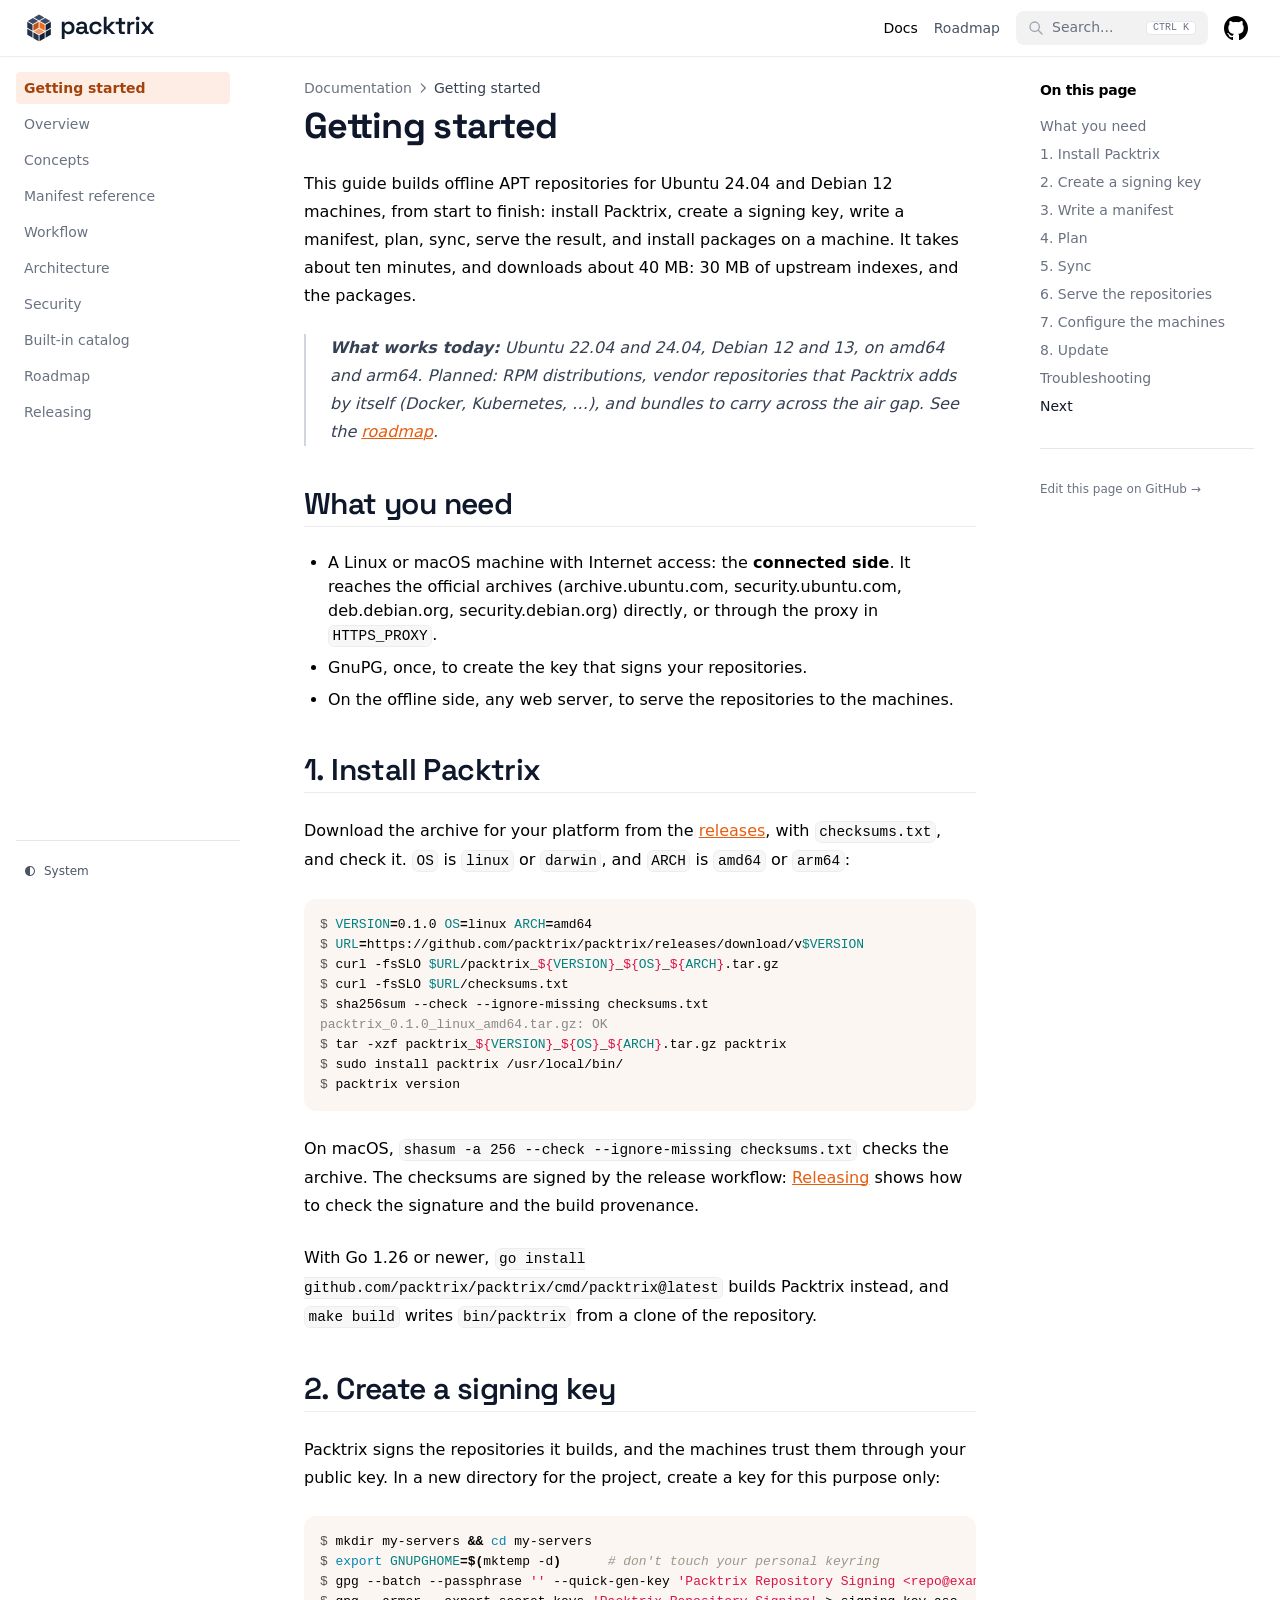
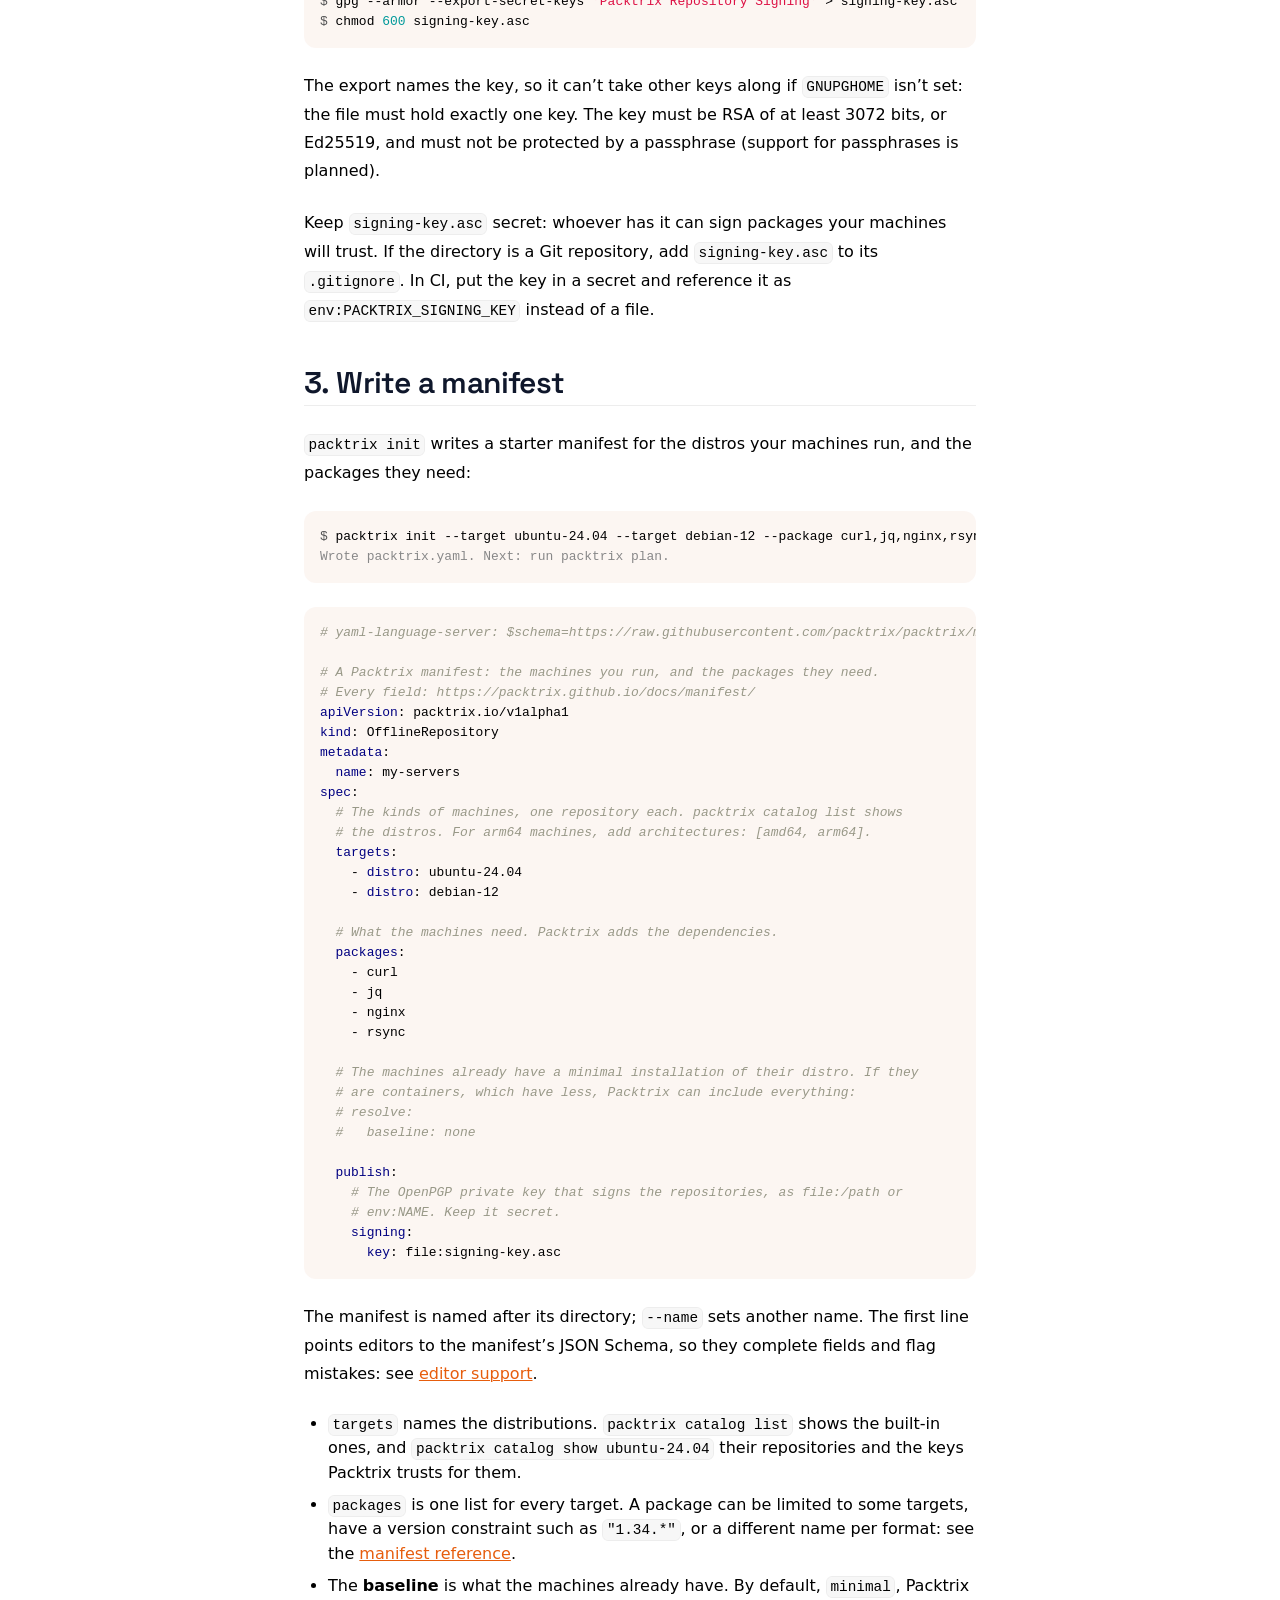
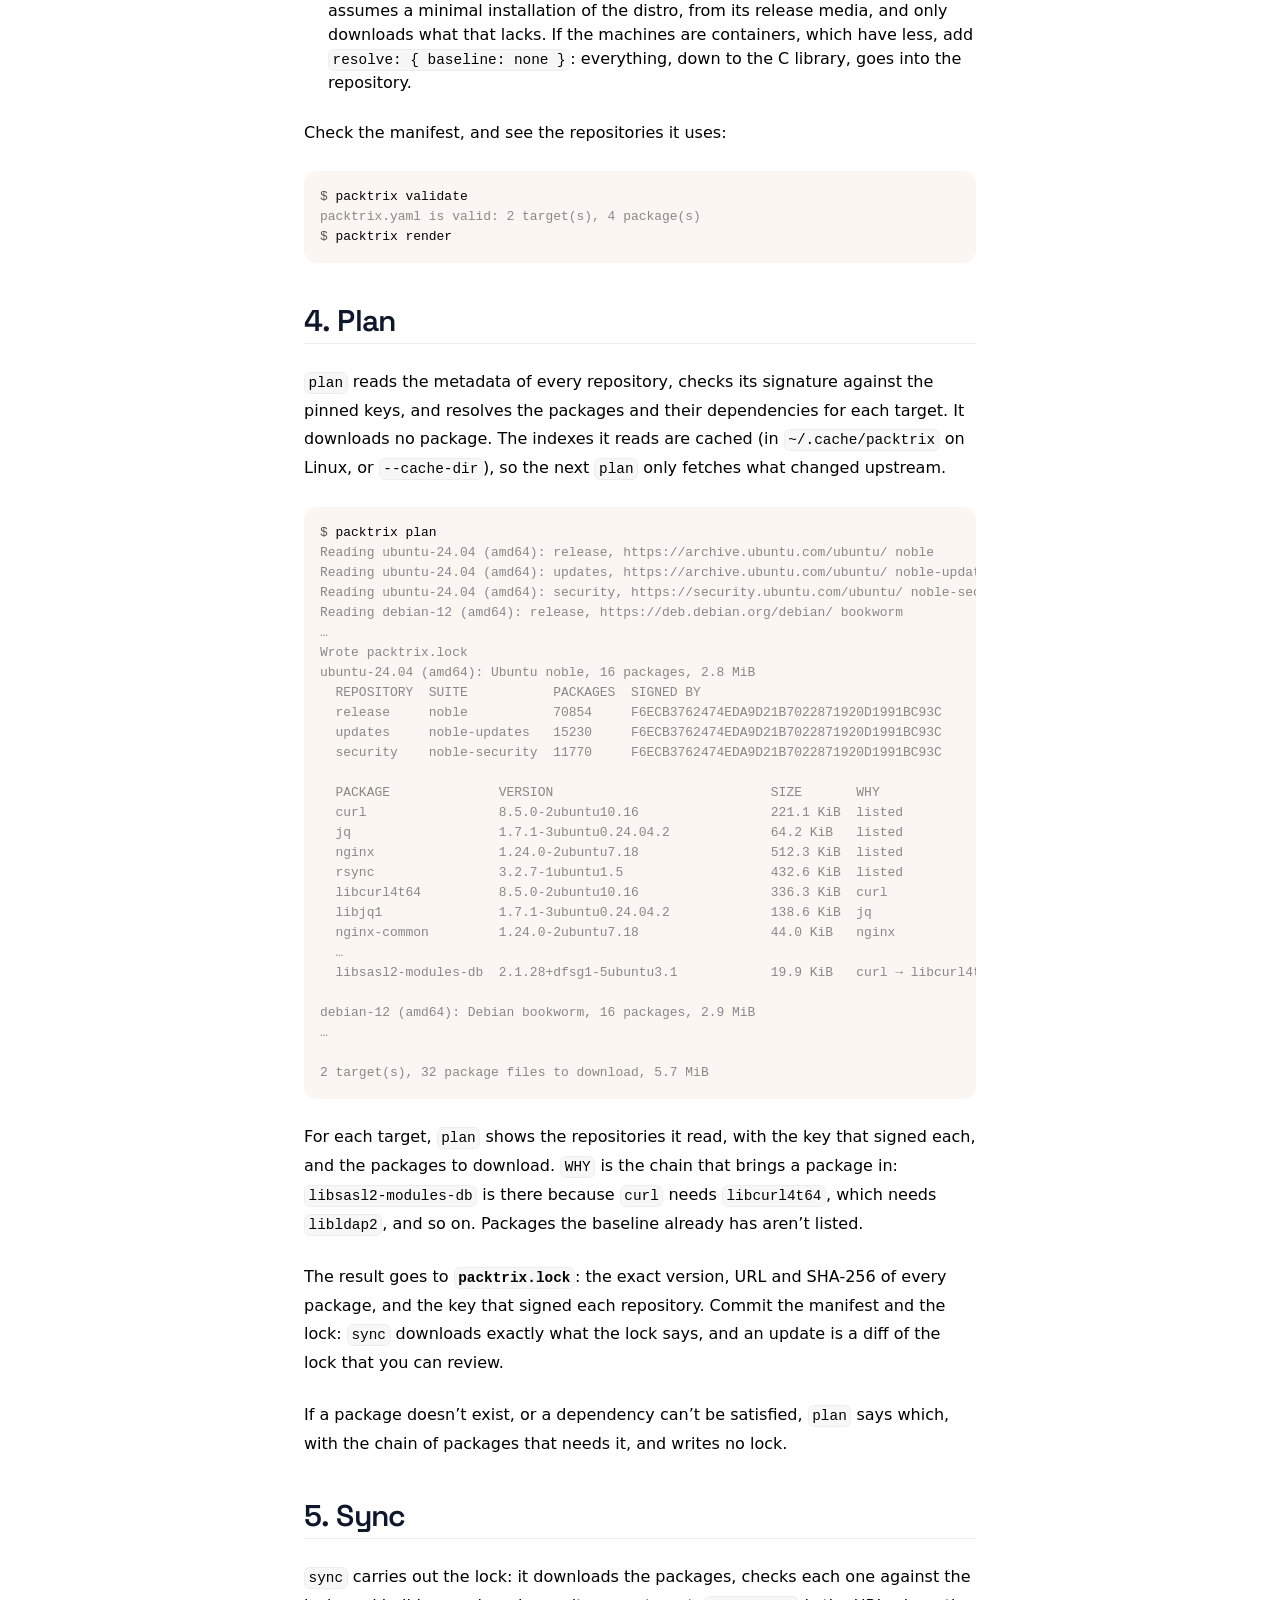
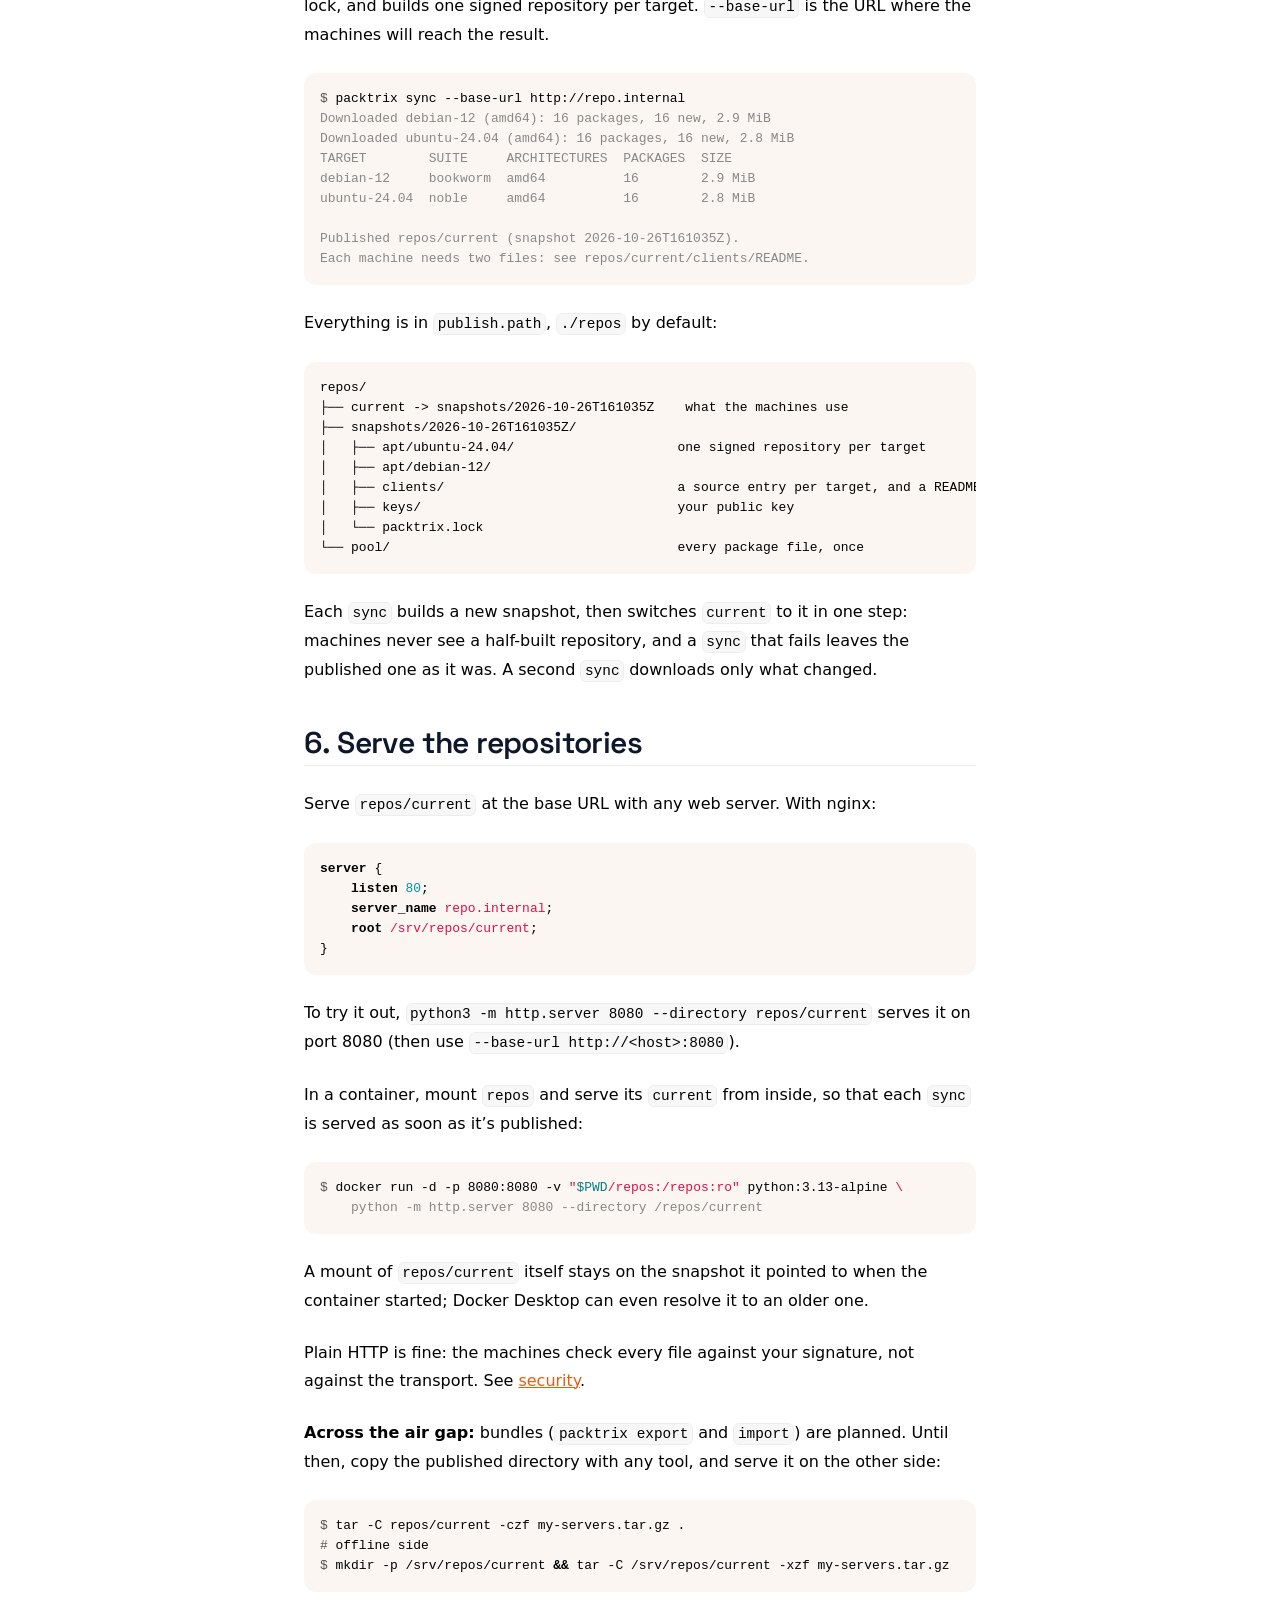
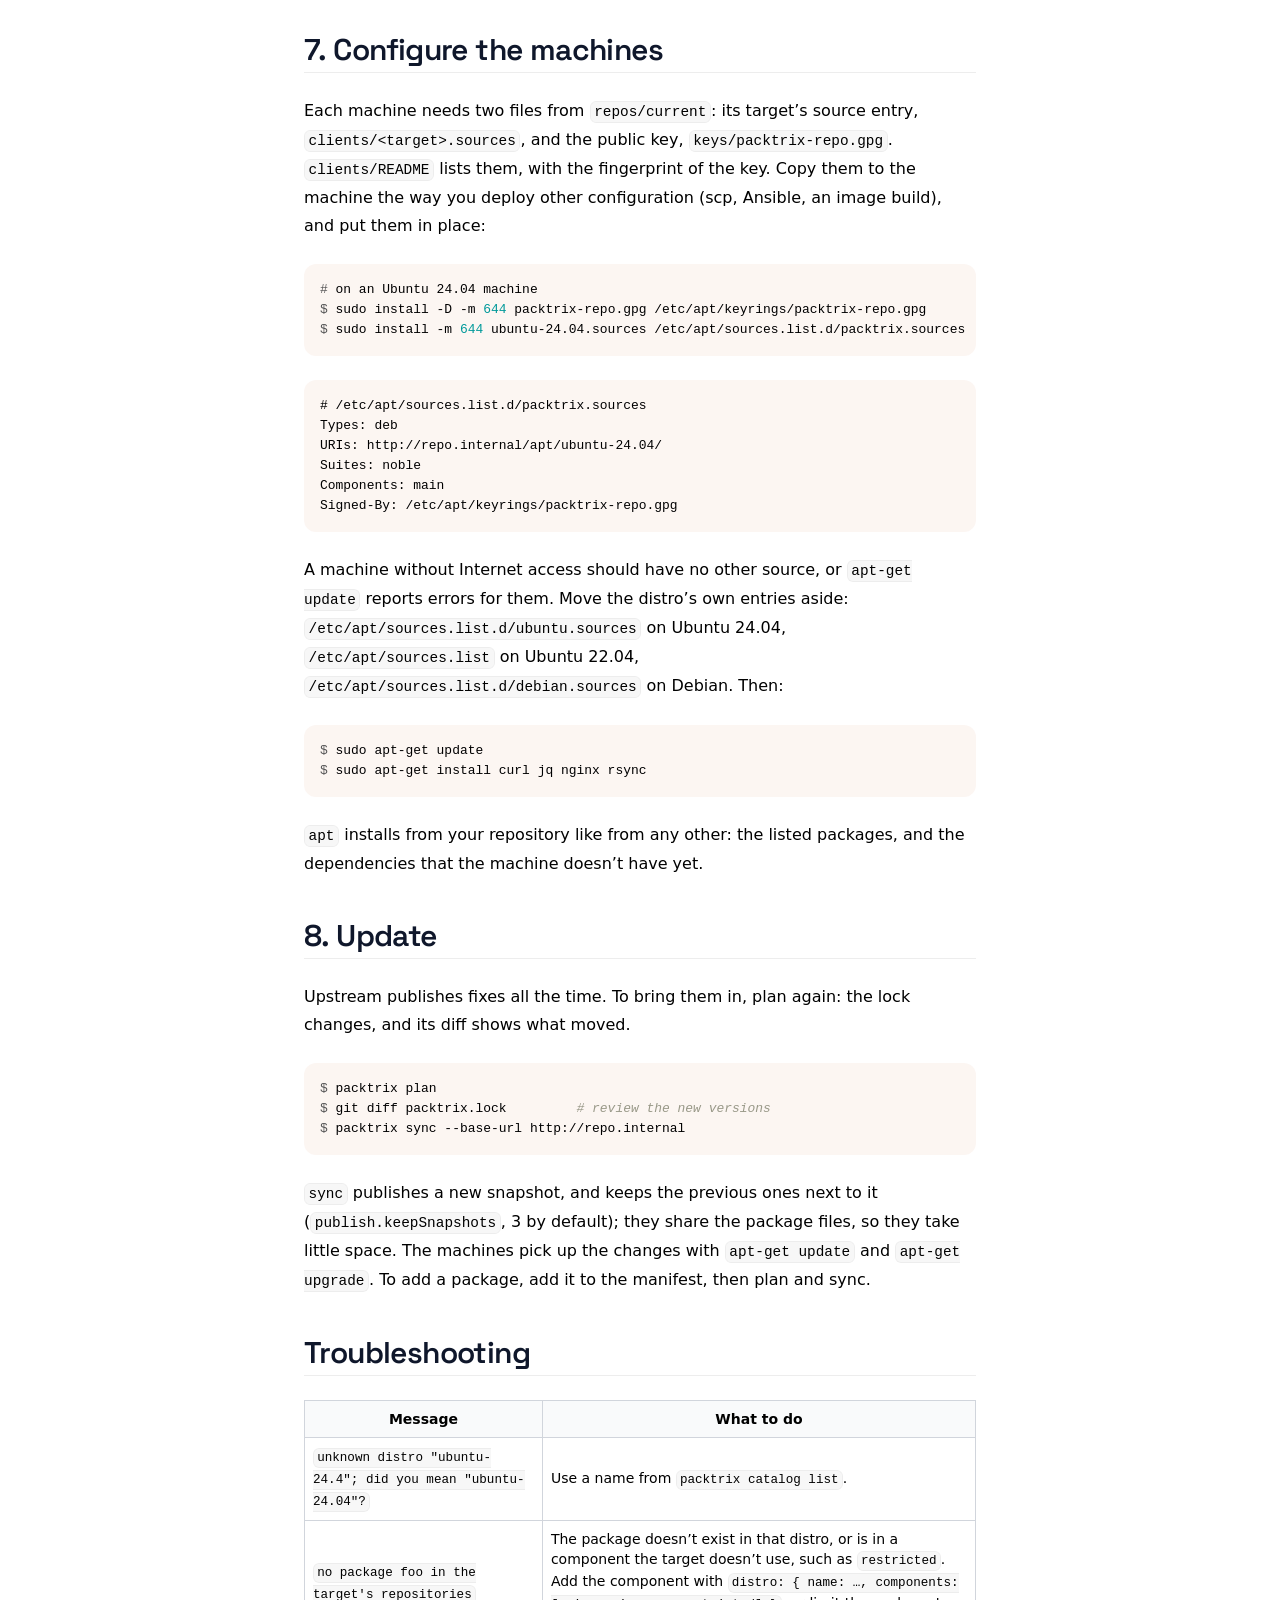
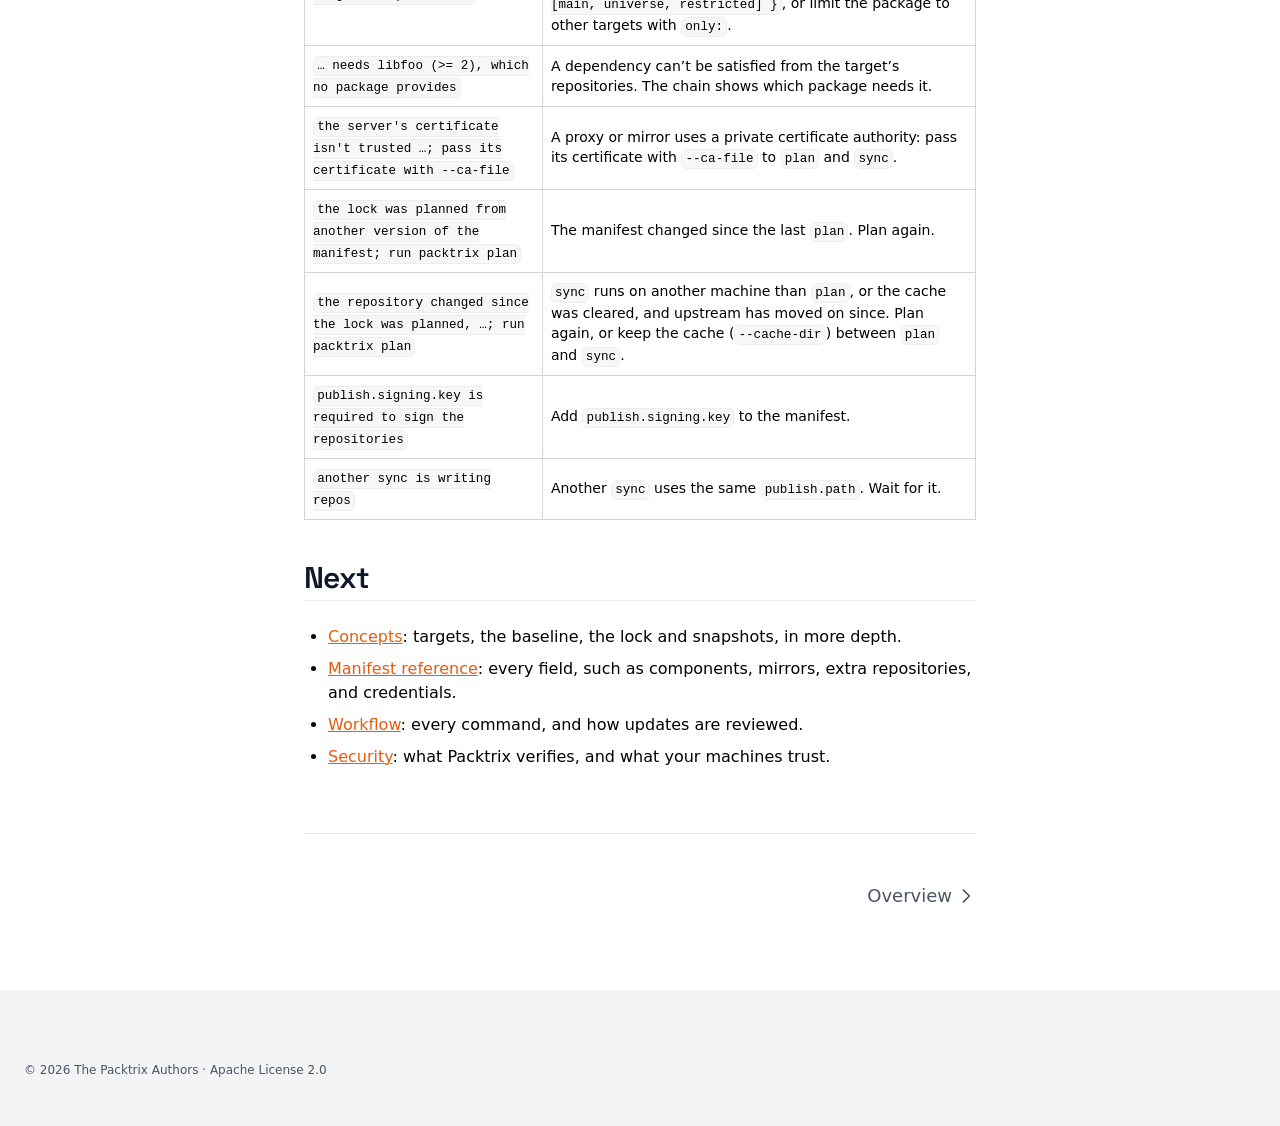
<file: docs/getting-started/index.html>
<!doctype html><html lang=en dir=ltr><head><meta charset=utf-8><meta name=viewport content="width=device-width,initial-scale=1"><meta name=robots content="index, follow"><link rel=icon href=/favicon.ico sizes=32x32><link rel=icon href=/favicon.svg type=image/svg+xml><link rel=apple-touch-icon href=/apple-touch-icon.png sizes=180x180><title>Getting started – Packtrix</title><meta name=description content="This guide builds offline APT repositories for Ubuntu 24.04 and Debian 12 machines, from start to finish: install Packtrix, create a signing key, write a manifest, plan, sync, serve the result, and install packages on a machine. It takes about ten minutes, and downloads about 40 MB: 30 MB of upstream indexes, and the packages.
What works today: Ubuntu 22.04 and 24.04, Debian 12 and 13, on amd64 and arm64. Planned: RPM distributions, vendor repositories that Packtrix adds by itself (Docker, Kubernetes, …), and bundles to carry across the air gap. See the roadmap."><link rel=canonical href=https://packtrix.github.io/docs/getting-started/ itemprop=url><meta property="og:title" content="Getting started"><meta property="og:description" content="
    
      This guide builds offline APT repositories for Ubuntu 24.04 and Debian 12 machines, from start to finish: install Packtrix, create a signing key, write a manifest, plan, sync, serve the result, and install packages on a machine. It takes about ten minutes, and downloads about 40 MB: 30 MB of upstream indexes, and the packages.

  What works today: Ubuntu 22.04 and 24.04, Debian 12 and 13, on amd64 and arm64. Planned: RPM distributions, vendor repositories that Packtrix adds by itself (Docker, Kubernetes, …), and bundles to carry across the air gap. See the roadmap.


    
  "><meta property="og:type" content="
    article
  "><meta property="og:url" content="https://packtrix.github.io/docs/getting-started/"><meta property="og:image" content="https://packtrix.github.io/images/logo/social-preview.png"><meta property="article:section" content="docs"><meta itemprop=name content="Getting started"><meta itemprop=description content="This guide builds offline APT repositories for Ubuntu 24.04 and Debian 12 machines, from start to finish: install Packtrix, create a signing key, write a manifest, plan, sync, serve the result, and install packages on a machine. It takes about ten minutes, and downloads about 40 MB: 30 MB of upstream indexes, and the packages.
What works today: Ubuntu 22.04 and 24.04, Debian 12 and 13, on amd64 and arm64. Planned: RPM distributions, vendor repositories that Packtrix adds by itself (Docker, Kubernetes, …), and bundles to carry across the air gap. See the roadmap."><meta itemprop=wordCount content="1870"><meta itemprop=image content="https://packtrix.github.io/images/logo/social-preview.png"><meta name=twitter:card content="summary_large_image"><meta name=twitter:image content="https://packtrix.github.io/images/logo/social-preview.png"><meta name=twitter:title content="Getting started"><meta name=twitter:description content="This guide builds offline APT repositories for Ubuntu 24.04 and Debian 12 machines, from start to finish: install Packtrix, create a signing key, write a manifest, plan, sync, serve the result, and install packages on a machine. It takes about ten minutes, and downloads about 40 MB: 30 MB of upstream indexes, and the packages.
What works today: Ubuntu 22.04 and 24.04, Debian 12 and 13, on amd64 and arm64. Planned: RPM distributions, vendor repositories that Packtrix adds by itself (Docker, Kubernetes, …), and bundles to carry across the air gap. See the roadmap."><link rel=preload href=/css/compiled/main.min.de859fe9a6a6393e52a2a5ff54522848df1f8c1ff4191987d0d72e400aaf82a0.css as=style integrity="sha256-3oWf6aamOT5SoqX/VFIoSN8fjB/0GRmH0NcuQAqvgqA="><link href=/css/compiled/main.min.de859fe9a6a6393e52a2a5ff54522848df1f8c1ff4191987d0d72e400aaf82a0.css rel=stylesheet integrity="sha256-3oWf6aamOT5SoqX/VFIoSN8fjB/0GRmH0NcuQAqvgqA="><script src=/js/main-head.min.bbb353731723c08eaf67b231610392e3665384806ddb6bee51d4a965494c762e.js integrity="sha256-u7NTcxcjwI6vZ7IxYQOS42ZThIBt22vuUdSpZUlMdi4="></script><link rel=preload href=/fonts/space-grotesk.woff2 as=font type=font/woff2 crossorigin><style>@font-face{font-family:space grotesk;src:url(/fonts/space-grotesk.woff2)format("woff2");font-weight:400 700;font-display:swap}</style></head><body><a href=#content class="hx:sr-only hx:focus-visible:not-sr-only hx:focus-visible:fixed hx:focus-visible:z-50 hx:focus-visible:top-2 hx:focus-visible:left-2 hx:focus-visible:bg-primary-500 hx:focus-visible:text-white hx:focus-visible:px-4 hx:focus-visible:py-2 hx:focus-visible:rounded-md hx:focus-visible:text-sm hx:focus-visible:font-medium">Skip to content</a><div class="hextra-nav-container hx:sticky hx:top-0 hx:z-20 hx:w-full hx:bg-transparent hx:print:hidden"><div class="hextra-nav-container-blur hx:pointer-events-none hx:absolute hx:z-[-1] hx:h-full hx:w-full hx:bg-white hx:dark:bg-dark hx:shadow-[0_2px_4px_rgba(0,0,0,.02),0_1px_0_rgba(0,0,0,.06)] hx:contrast-more:shadow-[0_0_0_1px_#000] hx:dark:shadow-[0_-1px_0_rgba(255,255,255,.1)_inset] hx:contrast-more:dark:shadow-[0_0_0_1px_#fff]"></div><nav class="hextra-max-navbar-width hx:mx-auto hx:flex hx:items-center hx:justify-end hx:gap-1 hx:md:gap-2 hx:h-[var(--hextra-navbar-height)] hx:px-6"><a class="hx:flex hx:items-center hx:hover:opacity-75 hx:ltr:mr-auto hx:rtl:ml-auto" href=/><img class="hx:mr-2 hx:block hx:dark:hidden" src=/images/logo/packtrix-logo.svg alt=Packtrix height=30 width=130>
<img class="hx:mr-2 hx:hidden hx:dark:block" src=/images/logo/packtrix-logo-dark.svg alt=Packtrix height=30 width=130>
</a><a title href=/docs class="hx:text-sm hx:contrast-more:text-gray-700 hx:contrast-more:dark:text-gray-100 hx:relative hx:-ml-2 hx:hidden hx:whitespace-nowrap hx:p-2 hx:md:inline-flex hx:items-center hx:gap-1 hx:font-medium"><span class=hx:text-center>Docs</span>
</a><a title href=/docs/roadmap class="hx:text-sm hx:contrast-more:text-gray-700 hx:contrast-more:dark:text-gray-100 hx:relative hx:-ml-2 hx:hidden hx:whitespace-nowrap hx:p-2 hx:md:inline-flex hx:items-center hx:gap-1 hx:text-gray-600 hx:hover:text-gray-800 hx:dark:text-gray-400 hx:dark:hover:text-gray-200"><span class=hx:text-center>Roadmap</span>
</a><button type=button class=hextra-search-trigger data-search-open aria-haspopup=dialog aria-controls=hextra-search-dialog aria-label=Search...><svg class="hextra-search-trigger-icon" focusable="false" fill="none" viewBox="0 0 24 24" stroke-width="2" stroke="currentColor" aria-hidden="true"><path stroke-linecap="round" stroke-linejoin="round" d="M21 21l-6-6m2-5A7 7 0 113 10a7 7 0 0114 0z"/></svg><span class=hextra-search-trigger-label>Search...</span>
<kbd class=hextra-search-trigger-kbd>CTRL K</kbd>
</button>
<a class="hx:p-1 hx:md:p-2 hx:text-current" target=_blank rel=noreferrer href=https://github.com/packtrix/packtrix title=GitHub><svg height="24" fill="currentColor" viewBox="3 3 18 18"><path d="M12 3C7.0275 3 3 7.12937 3 12.2276c0 4.0833 2.57625 7.5321 6.15374 8.7548C9.60374 21.0631 9.77249 20.7863 9.77249 20.5441 9.77249 20.3249 9.76125 19.5982 9.76125 18.8254 7.5 19.2522 6.915 18.2602 6.735 17.7412 6.63375 17.4759 6.19499 16.6569 5.8125 16.4378 5.4975 16.2647 5.0475 15.838 5.80124 15.8264 6.51 15.8149 7.01625 16.4954 7.18499 16.7723 7.99499 18.1679 9.28875 17.7758 9.80625 17.5335 9.885 16.9337 10.1212 16.53 10.38 16.2993 8.3775 16.0687 6.285 15.2728 6.285 11.7432c0-1.0035.34875-1.834.92249-2.47994C7.1175 9.03257 6.8025 8.08674 7.2975 6.81794c0 0 .753749999999999-.24223 2.47499.94583.72001-.20762 1.48501-.31143 2.25001-.31143C12.7875 7.45234 13.5525 7.55615 14.2725 7.76377c1.7212-1.19959 2.475-.94583 2.475-.94583C17.2424 8.08674 16.9275 9.03257 16.8375 9.26326 17.4113 9.9092 17.76 10.7281 17.76 11.7432c0 3.5411-2.1037 4.3255-4.1063 4.5561C13.98 16.5877 14.2613 17.1414 14.2613 18.0065 14.2613 19.2407 14.25 20.2326 14.25 20.5441 14.25 20.7863 14.4188 21.0746 14.8688 20.9824 16.6554 20.364 18.2079 19.1866 19.3078 17.6162c1.0999-1.5705 1.6917-3.4551 1.6922-5.3886C21 7.12937 16.9725 3 12 3z"/></svg>
<span class=hx:sr-only>GitHub</span>
</a><button type=button aria-label=Menu aria-expanded=false class="hextra-hamburger-menu hx:cursor-pointer hx:-mr-1 hx:rounded-sm hx:p-1 hx:active:bg-gray-400/20 hx:md:hidden hx:hextra-focus-visible-inset"><svg height="24" fill="none" viewBox="0 0 24 24" stroke="currentColor"><g><path stroke-linecap="round" stroke-linejoin="round" stroke-width="2" d="M4 8H20"/></g><g><path stroke-linecap="round" stroke-linejoin="round" stroke-width="2" d="M4 16H20"/></g></svg></button></nav></div><div class="hx:mx-auto hx:flex hextra-max-page-width"><aside class="hextra-sidebar-container hx:flex hx:flex-col hx:print:hidden hx:md:top-[var(--hextra-navbar-height)] hx:md:shrink-0 hx:md:w-64 hx:md:self-start hx:max-md:[transform:translate3d(0,-100%,0)] hx:md:sticky"><div class="hextra-scrollbar hx:overflow-y-auto hx:overflow-x-hidden hx:p-4 hx:grow hx:md:h-[calc(100vh-var(--hextra-navbar-height)-var(--menu-height))]"><ul class="hx:flex hx:flex-col hx:gap-1 hx:md:hidden"><li class=open><div class="hextra-sidebar-item hx:group hx:relative hx:flex hx:items-center" data-active=false><a class="hx:flex hx:items-center hx:justify-between hx:gap-2 hx:grow hx:cursor-pointer hx:rounded-sm hx:px-2 hx:py-1.5 hx:text-sm hx:transition-colors [-webkit-tap-highlight-color:transparent] [-webkit-touch-callout:none] hx:hextra-focus-visible-inset hx:ltr:pr-8 hx:rtl:pl-8 hx:text-gray-500 hx:hover:bg-gray-100 hx:hover:text-gray-900 hx:contrast-more:border hx:contrast-more:border-transparent hx:contrast-more:text-gray-900 hx:contrast-more:hover:border-gray-900 hx:dark:text-neutral-400 hx:dark:hover:bg-primary-100/5 hx:dark:hover:text-gray-50 hx:contrast-more:dark:text-gray-50 hx:contrast-more:dark:hover:border-gray-50" href=/docs/><span class="hx:min-w-0 [word-break:break-word]">Docs</span>
</a><button type=button class="hextra-sidebar-collapsible-button hx:absolute hx:top-1/2 hx:-translate-y-1/2 hx:ltr:right-2 hx:rtl:left-2 hx:shrink-0 hx:cursor-pointer hx:p-0 hx:text-gray-500 hx:dark:text-neutral-400 hx:group-hover:text-gray-900 hx:dark:group-hover:text-gray-50 hx:group-data-[active=true]:text-primary-800 hx:group-data-[active=true]:dark:text-primary-600 hx:hextra-focus-visible-inset" aria-label="Toggle section" aria-expanded=true><svg fill="none" viewBox="0 0 24 24" stroke="currentColor" aria-hidden="true" focusable="false" class="hx:h-[18px] hx:min-w-[18px] hx:rounded-xs hx:p-0.5 hx:hover:bg-gray-800/5 hx:dark:hover:bg-gray-100/5"><path stroke-linecap="round" stroke-linejoin="round" stroke-width="2" d="M9 5l7 7-7 7" class="hx:origin-center hx:transition-transform hx:rtl:-rotate-180"/></svg></button></div><div class="hextra-sidebar-children hx:ltr:pr-0 hx:rtl:pl-0 hx:overflow-hidden"><ul class='hx:relative hx:flex hx:flex-col hx:gap-1 hx:before:absolute hx:before:inset-y-1 hx:before:w-px hx:before:bg-gray-200 hx:before:content-[""] hx:ltr:ml-3 hx:ltr:pl-3 hx:ltr:before:left-0 hx:rtl:mr-3 hx:rtl:pr-3 hx:rtl:before:right-0 hx:dark:before:bg-neutral-800'><li class="hx:flex hx:flex-col open"><div class="hextra-sidebar-item hx:group hx:relative hx:flex hx:items-center" data-active=true><a class="hx:flex hx:items-center hx:justify-between hx:gap-2 hx:grow hx:cursor-pointer hx:rounded-sm hx:px-2 hx:py-1.5 hx:text-sm hx:transition-colors [-webkit-tap-highlight-color:transparent] [-webkit-touch-callout:none] hx:hextra-focus-visible-inset hextra-sidebar-active-item hx:bg-primary-100 hx:font-semibold hx:text-primary-800 hx:contrast-more:border hx:contrast-more:border-primary-500 hx:dark:bg-primary-400/10 hx:dark:text-primary-600 hx:contrast-more:dark:border-primary-500" href=/docs/getting-started/><span class="hx:min-w-0 [word-break:break-word]">Getting started</span></a></div><ul class='hx:flex hx:flex-col hx:gap-1 hx:relative hx:before:absolute hx:before:inset-y-1 hx:before:w-px hx:before:bg-gray-200 hx:before:content-[""] hx:dark:before:bg-neutral-800 hx:ltr:pl-3 hx:ltr:before:left-0 hx:rtl:pr-3 hx:rtl:before:right-0 hx:ltr:ml-3 hx:rtl:mr-3'><li><a href=#what-you-need class="hx:flex hx:rounded-sm hx:px-2 hx:py-1.5 hx:text-sm hx:transition-colors [word-break:break-word] hx:cursor-pointer [-webkit-tap-highlight-color:transparent] [-webkit-touch-callout:none] hx:contrast-more:border hx:gap-2 hx:before:opacity-25 hx:before:content-['#'] hx:text-gray-500 hx:hover:bg-gray-100 hx:hover:text-gray-900 hx:dark:text-neutral-400 hx:dark:hover:bg-primary-100/5 hx:dark:hover:text-gray-50 hx:contrast-more:text-gray-900 hx:contrast-more:dark:text-gray-50 hx:contrast-more:border-transparent hx:contrast-more:hover:border-gray-900 hx:contrast-more:dark:hover:border-gray-50">What you need</a></li><li><a href=#1-install-packtrix class="hx:flex hx:rounded-sm hx:px-2 hx:py-1.5 hx:text-sm hx:transition-colors [word-break:break-word] hx:cursor-pointer [-webkit-tap-highlight-color:transparent] [-webkit-touch-callout:none] hx:contrast-more:border hx:gap-2 hx:before:opacity-25 hx:before:content-['#'] hx:text-gray-500 hx:hover:bg-gray-100 hx:hover:text-gray-900 hx:dark:text-neutral-400 hx:dark:hover:bg-primary-100/5 hx:dark:hover:text-gray-50 hx:contrast-more:text-gray-900 hx:contrast-more:dark:text-gray-50 hx:contrast-more:border-transparent hx:contrast-more:hover:border-gray-900 hx:contrast-more:dark:hover:border-gray-50">1. Install Packtrix</a></li><li><a href=#2-create-a-signing-key class="hx:flex hx:rounded-sm hx:px-2 hx:py-1.5 hx:text-sm hx:transition-colors [word-break:break-word] hx:cursor-pointer [-webkit-tap-highlight-color:transparent] [-webkit-touch-callout:none] hx:contrast-more:border hx:gap-2 hx:before:opacity-25 hx:before:content-['#'] hx:text-gray-500 hx:hover:bg-gray-100 hx:hover:text-gray-900 hx:dark:text-neutral-400 hx:dark:hover:bg-primary-100/5 hx:dark:hover:text-gray-50 hx:contrast-more:text-gray-900 hx:contrast-more:dark:text-gray-50 hx:contrast-more:border-transparent hx:contrast-more:hover:border-gray-900 hx:contrast-more:dark:hover:border-gray-50">2. Create a signing key</a></li><li><a href=#3-write-a-manifest class="hx:flex hx:rounded-sm hx:px-2 hx:py-1.5 hx:text-sm hx:transition-colors [word-break:break-word] hx:cursor-pointer [-webkit-tap-highlight-color:transparent] [-webkit-touch-callout:none] hx:contrast-more:border hx:gap-2 hx:before:opacity-25 hx:before:content-['#'] hx:text-gray-500 hx:hover:bg-gray-100 hx:hover:text-gray-900 hx:dark:text-neutral-400 hx:dark:hover:bg-primary-100/5 hx:dark:hover:text-gray-50 hx:contrast-more:text-gray-900 hx:contrast-more:dark:text-gray-50 hx:contrast-more:border-transparent hx:contrast-more:hover:border-gray-900 hx:contrast-more:dark:hover:border-gray-50">3. Write a manifest</a></li><li><a href=#4-plan class="hx:flex hx:rounded-sm hx:px-2 hx:py-1.5 hx:text-sm hx:transition-colors [word-break:break-word] hx:cursor-pointer [-webkit-tap-highlight-color:transparent] [-webkit-touch-callout:none] hx:contrast-more:border hx:gap-2 hx:before:opacity-25 hx:before:content-['#'] hx:text-gray-500 hx:hover:bg-gray-100 hx:hover:text-gray-900 hx:dark:text-neutral-400 hx:dark:hover:bg-primary-100/5 hx:dark:hover:text-gray-50 hx:contrast-more:text-gray-900 hx:contrast-more:dark:text-gray-50 hx:contrast-more:border-transparent hx:contrast-more:hover:border-gray-900 hx:contrast-more:dark:hover:border-gray-50">4. Plan</a></li><li><a href=#5-sync class="hx:flex hx:rounded-sm hx:px-2 hx:py-1.5 hx:text-sm hx:transition-colors [word-break:break-word] hx:cursor-pointer [-webkit-tap-highlight-color:transparent] [-webkit-touch-callout:none] hx:contrast-more:border hx:gap-2 hx:before:opacity-25 hx:before:content-['#'] hx:text-gray-500 hx:hover:bg-gray-100 hx:hover:text-gray-900 hx:dark:text-neutral-400 hx:dark:hover:bg-primary-100/5 hx:dark:hover:text-gray-50 hx:contrast-more:text-gray-900 hx:contrast-more:dark:text-gray-50 hx:contrast-more:border-transparent hx:contrast-more:hover:border-gray-900 hx:contrast-more:dark:hover:border-gray-50">5. Sync</a></li><li><a href=#6-serve-the-repositories class="hx:flex hx:rounded-sm hx:px-2 hx:py-1.5 hx:text-sm hx:transition-colors [word-break:break-word] hx:cursor-pointer [-webkit-tap-highlight-color:transparent] [-webkit-touch-callout:none] hx:contrast-more:border hx:gap-2 hx:before:opacity-25 hx:before:content-['#'] hx:text-gray-500 hx:hover:bg-gray-100 hx:hover:text-gray-900 hx:dark:text-neutral-400 hx:dark:hover:bg-primary-100/5 hx:dark:hover:text-gray-50 hx:contrast-more:text-gray-900 hx:contrast-more:dark:text-gray-50 hx:contrast-more:border-transparent hx:contrast-more:hover:border-gray-900 hx:contrast-more:dark:hover:border-gray-50">6. Serve the repositories</a></li><li><a href=#7-configure-the-machines class="hx:flex hx:rounded-sm hx:px-2 hx:py-1.5 hx:text-sm hx:transition-colors [word-break:break-word] hx:cursor-pointer [-webkit-tap-highlight-color:transparent] [-webkit-touch-callout:none] hx:contrast-more:border hx:gap-2 hx:before:opacity-25 hx:before:content-['#'] hx:text-gray-500 hx:hover:bg-gray-100 hx:hover:text-gray-900 hx:dark:text-neutral-400 hx:dark:hover:bg-primary-100/5 hx:dark:hover:text-gray-50 hx:contrast-more:text-gray-900 hx:contrast-more:dark:text-gray-50 hx:contrast-more:border-transparent hx:contrast-more:hover:border-gray-900 hx:contrast-more:dark:hover:border-gray-50">7. Configure the machines</a></li><li><a href=#8-update class="hx:flex hx:rounded-sm hx:px-2 hx:py-1.5 hx:text-sm hx:transition-colors [word-break:break-word] hx:cursor-pointer [-webkit-tap-highlight-color:transparent] [-webkit-touch-callout:none] hx:contrast-more:border hx:gap-2 hx:before:opacity-25 hx:before:content-['#'] hx:text-gray-500 hx:hover:bg-gray-100 hx:hover:text-gray-900 hx:dark:text-neutral-400 hx:dark:hover:bg-primary-100/5 hx:dark:hover:text-gray-50 hx:contrast-more:text-gray-900 hx:contrast-more:dark:text-gray-50 hx:contrast-more:border-transparent hx:contrast-more:hover:border-gray-900 hx:contrast-more:dark:hover:border-gray-50">8. Update</a></li><li><a href=#troubleshooting class="hx:flex hx:rounded-sm hx:px-2 hx:py-1.5 hx:text-sm hx:transition-colors [word-break:break-word] hx:cursor-pointer [-webkit-tap-highlight-color:transparent] [-webkit-touch-callout:none] hx:contrast-more:border hx:gap-2 hx:before:opacity-25 hx:before:content-['#'] hx:text-gray-500 hx:hover:bg-gray-100 hx:hover:text-gray-900 hx:dark:text-neutral-400 hx:dark:hover:bg-primary-100/5 hx:dark:hover:text-gray-50 hx:contrast-more:text-gray-900 hx:contrast-more:dark:text-gray-50 hx:contrast-more:border-transparent hx:contrast-more:hover:border-gray-900 hx:contrast-more:dark:hover:border-gray-50">Troubleshooting</a></li><li><a href=#next class="hx:flex hx:rounded-sm hx:px-2 hx:py-1.5 hx:text-sm hx:transition-colors [word-break:break-word] hx:cursor-pointer [-webkit-tap-highlight-color:transparent] [-webkit-touch-callout:none] hx:contrast-more:border hx:gap-2 hx:before:opacity-25 hx:before:content-['#'] hx:text-gray-500 hx:hover:bg-gray-100 hx:hover:text-gray-900 hx:dark:text-neutral-400 hx:dark:hover:bg-primary-100/5 hx:dark:hover:text-gray-50 hx:contrast-more:text-gray-900 hx:contrast-more:dark:text-gray-50 hx:contrast-more:border-transparent hx:contrast-more:hover:border-gray-900 hx:contrast-more:dark:hover:border-gray-50">Next</a></li></ul></li><li class="hx:flex hx:flex-col"><div class="hextra-sidebar-item hx:group hx:relative hx:flex hx:items-center" data-active=false><a class="hx:flex hx:items-center hx:justify-between hx:gap-2 hx:grow hx:cursor-pointer hx:rounded-sm hx:px-2 hx:py-1.5 hx:text-sm hx:transition-colors [-webkit-tap-highlight-color:transparent] [-webkit-touch-callout:none] hx:hextra-focus-visible-inset hx:text-gray-500 hx:hover:bg-gray-100 hx:hover:text-gray-900 hx:contrast-more:border hx:contrast-more:border-transparent hx:contrast-more:text-gray-900 hx:contrast-more:hover:border-gray-900 hx:dark:text-neutral-400 hx:dark:hover:bg-primary-100/5 hx:dark:hover:text-gray-50 hx:contrast-more:dark:text-gray-50 hx:contrast-more:dark:hover:border-gray-50" href=/docs/overview/><span class="hx:min-w-0 [word-break:break-word]">Overview</span></a></div></li><li class="hx:flex hx:flex-col"><div class="hextra-sidebar-item hx:group hx:relative hx:flex hx:items-center" data-active=false><a class="hx:flex hx:items-center hx:justify-between hx:gap-2 hx:grow hx:cursor-pointer hx:rounded-sm hx:px-2 hx:py-1.5 hx:text-sm hx:transition-colors [-webkit-tap-highlight-color:transparent] [-webkit-touch-callout:none] hx:hextra-focus-visible-inset hx:text-gray-500 hx:hover:bg-gray-100 hx:hover:text-gray-900 hx:contrast-more:border hx:contrast-more:border-transparent hx:contrast-more:text-gray-900 hx:contrast-more:hover:border-gray-900 hx:dark:text-neutral-400 hx:dark:hover:bg-primary-100/5 hx:dark:hover:text-gray-50 hx:contrast-more:dark:text-gray-50 hx:contrast-more:dark:hover:border-gray-50" href=/docs/concepts/><span class="hx:min-w-0 [word-break:break-word]">Concepts</span></a></div></li><li class="hx:flex hx:flex-col"><div class="hextra-sidebar-item hx:group hx:relative hx:flex hx:items-center" data-active=false><a class="hx:flex hx:items-center hx:justify-between hx:gap-2 hx:grow hx:cursor-pointer hx:rounded-sm hx:px-2 hx:py-1.5 hx:text-sm hx:transition-colors [-webkit-tap-highlight-color:transparent] [-webkit-touch-callout:none] hx:hextra-focus-visible-inset hx:text-gray-500 hx:hover:bg-gray-100 hx:hover:text-gray-900 hx:contrast-more:border hx:contrast-more:border-transparent hx:contrast-more:text-gray-900 hx:contrast-more:hover:border-gray-900 hx:dark:text-neutral-400 hx:dark:hover:bg-primary-100/5 hx:dark:hover:text-gray-50 hx:contrast-more:dark:text-gray-50 hx:contrast-more:dark:hover:border-gray-50" href=/docs/manifest/><span class="hx:min-w-0 [word-break:break-word]">Manifest reference</span></a></div></li><li class="hx:flex hx:flex-col"><div class="hextra-sidebar-item hx:group hx:relative hx:flex hx:items-center" data-active=false><a class="hx:flex hx:items-center hx:justify-between hx:gap-2 hx:grow hx:cursor-pointer hx:rounded-sm hx:px-2 hx:py-1.5 hx:text-sm hx:transition-colors [-webkit-tap-highlight-color:transparent] [-webkit-touch-callout:none] hx:hextra-focus-visible-inset hx:text-gray-500 hx:hover:bg-gray-100 hx:hover:text-gray-900 hx:contrast-more:border hx:contrast-more:border-transparent hx:contrast-more:text-gray-900 hx:contrast-more:hover:border-gray-900 hx:dark:text-neutral-400 hx:dark:hover:bg-primary-100/5 hx:dark:hover:text-gray-50 hx:contrast-more:dark:text-gray-50 hx:contrast-more:dark:hover:border-gray-50" href=/docs/workflow/><span class="hx:min-w-0 [word-break:break-word]">Workflow</span></a></div></li><li class="hx:flex hx:flex-col"><div class="hextra-sidebar-item hx:group hx:relative hx:flex hx:items-center" data-active=false><a class="hx:flex hx:items-center hx:justify-between hx:gap-2 hx:grow hx:cursor-pointer hx:rounded-sm hx:px-2 hx:py-1.5 hx:text-sm hx:transition-colors [-webkit-tap-highlight-color:transparent] [-webkit-touch-callout:none] hx:hextra-focus-visible-inset hx:text-gray-500 hx:hover:bg-gray-100 hx:hover:text-gray-900 hx:contrast-more:border hx:contrast-more:border-transparent hx:contrast-more:text-gray-900 hx:contrast-more:hover:border-gray-900 hx:dark:text-neutral-400 hx:dark:hover:bg-primary-100/5 hx:dark:hover:text-gray-50 hx:contrast-more:dark:text-gray-50 hx:contrast-more:dark:hover:border-gray-50" href=/docs/architecture/><span class="hx:min-w-0 [word-break:break-word]">Architecture</span></a></div></li><li class="hx:flex hx:flex-col"><div class="hextra-sidebar-item hx:group hx:relative hx:flex hx:items-center" data-active=false><a class="hx:flex hx:items-center hx:justify-between hx:gap-2 hx:grow hx:cursor-pointer hx:rounded-sm hx:px-2 hx:py-1.5 hx:text-sm hx:transition-colors [-webkit-tap-highlight-color:transparent] [-webkit-touch-callout:none] hx:hextra-focus-visible-inset hx:text-gray-500 hx:hover:bg-gray-100 hx:hover:text-gray-900 hx:contrast-more:border hx:contrast-more:border-transparent hx:contrast-more:text-gray-900 hx:contrast-more:hover:border-gray-900 hx:dark:text-neutral-400 hx:dark:hover:bg-primary-100/5 hx:dark:hover:text-gray-50 hx:contrast-more:dark:text-gray-50 hx:contrast-more:dark:hover:border-gray-50" href=/docs/security/><span class="hx:min-w-0 [word-break:break-word]">Security</span></a></div></li><li class="hx:flex hx:flex-col"><div class="hextra-sidebar-item hx:group hx:relative hx:flex hx:items-center" data-active=false><a class="hx:flex hx:items-center hx:justify-between hx:gap-2 hx:grow hx:cursor-pointer hx:rounded-sm hx:px-2 hx:py-1.5 hx:text-sm hx:transition-colors [-webkit-tap-highlight-color:transparent] [-webkit-touch-callout:none] hx:hextra-focus-visible-inset hx:text-gray-500 hx:hover:bg-gray-100 hx:hover:text-gray-900 hx:contrast-more:border hx:contrast-more:border-transparent hx:contrast-more:text-gray-900 hx:contrast-more:hover:border-gray-900 hx:dark:text-neutral-400 hx:dark:hover:bg-primary-100/5 hx:dark:hover:text-gray-50 hx:contrast-more:dark:text-gray-50 hx:contrast-more:dark:hover:border-gray-50" href=/docs/catalog/><span class="hx:min-w-0 [word-break:break-word]">Built-in catalog</span></a></div></li><li class="hx:flex hx:flex-col"><div class="hextra-sidebar-item hx:group hx:relative hx:flex hx:items-center" data-active=false><a class="hx:flex hx:items-center hx:justify-between hx:gap-2 hx:grow hx:cursor-pointer hx:rounded-sm hx:px-2 hx:py-1.5 hx:text-sm hx:transition-colors [-webkit-tap-highlight-color:transparent] [-webkit-touch-callout:none] hx:hextra-focus-visible-inset hx:text-gray-500 hx:hover:bg-gray-100 hx:hover:text-gray-900 hx:contrast-more:border hx:contrast-more:border-transparent hx:contrast-more:text-gray-900 hx:contrast-more:hover:border-gray-900 hx:dark:text-neutral-400 hx:dark:hover:bg-primary-100/5 hx:dark:hover:text-gray-50 hx:contrast-more:dark:text-gray-50 hx:contrast-more:dark:hover:border-gray-50" href=/docs/roadmap/><span class="hx:min-w-0 [word-break:break-word]">Roadmap</span></a></div></li><li class="hx:flex hx:flex-col"><div class="hextra-sidebar-item hx:group hx:relative hx:flex hx:items-center" data-active=false><a class="hx:flex hx:items-center hx:justify-between hx:gap-2 hx:grow hx:cursor-pointer hx:rounded-sm hx:px-2 hx:py-1.5 hx:text-sm hx:transition-colors [-webkit-tap-highlight-color:transparent] [-webkit-touch-callout:none] hx:hextra-focus-visible-inset hx:text-gray-500 hx:hover:bg-gray-100 hx:hover:text-gray-900 hx:contrast-more:border hx:contrast-more:border-transparent hx:contrast-more:text-gray-900 hx:contrast-more:hover:border-gray-900 hx:dark:text-neutral-400 hx:dark:hover:bg-primary-100/5 hx:dark:hover:text-gray-50 hx:contrast-more:dark:text-gray-50 hx:contrast-more:dark:hover:border-gray-50" href=/docs/releasing/><span class="hx:min-w-0 [word-break:break-word]">Releasing</span></a></div></li></ul></div></li><li><div class="hextra-sidebar-item hx:group hx:relative hx:flex hx:items-center" data-active=false><a class="hx:flex hx:items-center hx:justify-between hx:gap-2 hx:grow hx:cursor-pointer hx:rounded-sm hx:px-2 hx:py-1.5 hx:text-sm hx:transition-colors [-webkit-tap-highlight-color:transparent] [-webkit-touch-callout:none] hx:hextra-focus-visible-inset hx:text-gray-500 hx:hover:bg-gray-100 hx:hover:text-gray-900 hx:contrast-more:border hx:contrast-more:border-transparent hx:contrast-more:text-gray-900 hx:contrast-more:hover:border-gray-900 hx:dark:text-neutral-400 hx:dark:hover:bg-primary-100/5 hx:dark:hover:text-gray-50 hx:contrast-more:dark:text-gray-50 hx:contrast-more:dark:hover:border-gray-50" href=/docs/roadmap/><span class="hx:min-w-0 [word-break:break-word]">Roadmap</span></a></div></li></ul><ul class="hx:flex hx:flex-col hx:gap-1 hx:max-md:hidden"><li class=open><div class="hextra-sidebar-item hx:group hx:relative hx:flex hx:items-center" data-active=true><a class="hx:flex hx:items-center hx:justify-between hx:gap-2 hx:grow hx:cursor-pointer hx:rounded-sm hx:px-2 hx:py-1.5 hx:text-sm hx:transition-colors [-webkit-tap-highlight-color:transparent] [-webkit-touch-callout:none] hx:hextra-focus-visible-inset hextra-sidebar-active-item hx:bg-primary-100 hx:font-semibold hx:text-primary-800 hx:contrast-more:border hx:contrast-more:border-primary-500 hx:dark:bg-primary-400/10 hx:dark:text-primary-600 hx:contrast-more:dark:border-primary-500" href=/docs/getting-started/><span class="hx:min-w-0 [word-break:break-word]">Getting started</span></a></div></li><li><div class="hextra-sidebar-item hx:group hx:relative hx:flex hx:items-center" data-active=false><a class="hx:flex hx:items-center hx:justify-between hx:gap-2 hx:grow hx:cursor-pointer hx:rounded-sm hx:px-2 hx:py-1.5 hx:text-sm hx:transition-colors [-webkit-tap-highlight-color:transparent] [-webkit-touch-callout:none] hx:hextra-focus-visible-inset hx:text-gray-500 hx:hover:bg-gray-100 hx:hover:text-gray-900 hx:contrast-more:border hx:contrast-more:border-transparent hx:contrast-more:text-gray-900 hx:contrast-more:hover:border-gray-900 hx:dark:text-neutral-400 hx:dark:hover:bg-primary-100/5 hx:dark:hover:text-gray-50 hx:contrast-more:dark:text-gray-50 hx:contrast-more:dark:hover:border-gray-50" href=/docs/overview/><span class="hx:min-w-0 [word-break:break-word]">Overview</span></a></div></li><li><div class="hextra-sidebar-item hx:group hx:relative hx:flex hx:items-center" data-active=false><a class="hx:flex hx:items-center hx:justify-between hx:gap-2 hx:grow hx:cursor-pointer hx:rounded-sm hx:px-2 hx:py-1.5 hx:text-sm hx:transition-colors [-webkit-tap-highlight-color:transparent] [-webkit-touch-callout:none] hx:hextra-focus-visible-inset hx:text-gray-500 hx:hover:bg-gray-100 hx:hover:text-gray-900 hx:contrast-more:border hx:contrast-more:border-transparent hx:contrast-more:text-gray-900 hx:contrast-more:hover:border-gray-900 hx:dark:text-neutral-400 hx:dark:hover:bg-primary-100/5 hx:dark:hover:text-gray-50 hx:contrast-more:dark:text-gray-50 hx:contrast-more:dark:hover:border-gray-50" href=/docs/concepts/><span class="hx:min-w-0 [word-break:break-word]">Concepts</span></a></div></li><li><div class="hextra-sidebar-item hx:group hx:relative hx:flex hx:items-center" data-active=false><a class="hx:flex hx:items-center hx:justify-between hx:gap-2 hx:grow hx:cursor-pointer hx:rounded-sm hx:px-2 hx:py-1.5 hx:text-sm hx:transition-colors [-webkit-tap-highlight-color:transparent] [-webkit-touch-callout:none] hx:hextra-focus-visible-inset hx:text-gray-500 hx:hover:bg-gray-100 hx:hover:text-gray-900 hx:contrast-more:border hx:contrast-more:border-transparent hx:contrast-more:text-gray-900 hx:contrast-more:hover:border-gray-900 hx:dark:text-neutral-400 hx:dark:hover:bg-primary-100/5 hx:dark:hover:text-gray-50 hx:contrast-more:dark:text-gray-50 hx:contrast-more:dark:hover:border-gray-50" href=/docs/manifest/><span class="hx:min-w-0 [word-break:break-word]">Manifest reference</span></a></div></li><li><div class="hextra-sidebar-item hx:group hx:relative hx:flex hx:items-center" data-active=false><a class="hx:flex hx:items-center hx:justify-between hx:gap-2 hx:grow hx:cursor-pointer hx:rounded-sm hx:px-2 hx:py-1.5 hx:text-sm hx:transition-colors [-webkit-tap-highlight-color:transparent] [-webkit-touch-callout:none] hx:hextra-focus-visible-inset hx:text-gray-500 hx:hover:bg-gray-100 hx:hover:text-gray-900 hx:contrast-more:border hx:contrast-more:border-transparent hx:contrast-more:text-gray-900 hx:contrast-more:hover:border-gray-900 hx:dark:text-neutral-400 hx:dark:hover:bg-primary-100/5 hx:dark:hover:text-gray-50 hx:contrast-more:dark:text-gray-50 hx:contrast-more:dark:hover:border-gray-50" href=/docs/workflow/><span class="hx:min-w-0 [word-break:break-word]">Workflow</span></a></div></li><li><div class="hextra-sidebar-item hx:group hx:relative hx:flex hx:items-center" data-active=false><a class="hx:flex hx:items-center hx:justify-between hx:gap-2 hx:grow hx:cursor-pointer hx:rounded-sm hx:px-2 hx:py-1.5 hx:text-sm hx:transition-colors [-webkit-tap-highlight-color:transparent] [-webkit-touch-callout:none] hx:hextra-focus-visible-inset hx:text-gray-500 hx:hover:bg-gray-100 hx:hover:text-gray-900 hx:contrast-more:border hx:contrast-more:border-transparent hx:contrast-more:text-gray-900 hx:contrast-more:hover:border-gray-900 hx:dark:text-neutral-400 hx:dark:hover:bg-primary-100/5 hx:dark:hover:text-gray-50 hx:contrast-more:dark:text-gray-50 hx:contrast-more:dark:hover:border-gray-50" href=/docs/architecture/><span class="hx:min-w-0 [word-break:break-word]">Architecture</span></a></div></li><li><div class="hextra-sidebar-item hx:group hx:relative hx:flex hx:items-center" data-active=false><a class="hx:flex hx:items-center hx:justify-between hx:gap-2 hx:grow hx:cursor-pointer hx:rounded-sm hx:px-2 hx:py-1.5 hx:text-sm hx:transition-colors [-webkit-tap-highlight-color:transparent] [-webkit-touch-callout:none] hx:hextra-focus-visible-inset hx:text-gray-500 hx:hover:bg-gray-100 hx:hover:text-gray-900 hx:contrast-more:border hx:contrast-more:border-transparent hx:contrast-more:text-gray-900 hx:contrast-more:hover:border-gray-900 hx:dark:text-neutral-400 hx:dark:hover:bg-primary-100/5 hx:dark:hover:text-gray-50 hx:contrast-more:dark:text-gray-50 hx:contrast-more:dark:hover:border-gray-50" href=/docs/security/><span class="hx:min-w-0 [word-break:break-word]">Security</span></a></div></li><li><div class="hextra-sidebar-item hx:group hx:relative hx:flex hx:items-center" data-active=false><a class="hx:flex hx:items-center hx:justify-between hx:gap-2 hx:grow hx:cursor-pointer hx:rounded-sm hx:px-2 hx:py-1.5 hx:text-sm hx:transition-colors [-webkit-tap-highlight-color:transparent] [-webkit-touch-callout:none] hx:hextra-focus-visible-inset hx:text-gray-500 hx:hover:bg-gray-100 hx:hover:text-gray-900 hx:contrast-more:border hx:contrast-more:border-transparent hx:contrast-more:text-gray-900 hx:contrast-more:hover:border-gray-900 hx:dark:text-neutral-400 hx:dark:hover:bg-primary-100/5 hx:dark:hover:text-gray-50 hx:contrast-more:dark:text-gray-50 hx:contrast-more:dark:hover:border-gray-50" href=/docs/catalog/><span class="hx:min-w-0 [word-break:break-word]">Built-in catalog</span></a></div></li><li><div class="hextra-sidebar-item hx:group hx:relative hx:flex hx:items-center" data-active=false><a class="hx:flex hx:items-center hx:justify-between hx:gap-2 hx:grow hx:cursor-pointer hx:rounded-sm hx:px-2 hx:py-1.5 hx:text-sm hx:transition-colors [-webkit-tap-highlight-color:transparent] [-webkit-touch-callout:none] hx:hextra-focus-visible-inset hx:text-gray-500 hx:hover:bg-gray-100 hx:hover:text-gray-900 hx:contrast-more:border hx:contrast-more:border-transparent hx:contrast-more:text-gray-900 hx:contrast-more:hover:border-gray-900 hx:dark:text-neutral-400 hx:dark:hover:bg-primary-100/5 hx:dark:hover:text-gray-50 hx:contrast-more:dark:text-gray-50 hx:contrast-more:dark:hover:border-gray-50" href=/docs/roadmap/><span class="hx:min-w-0 [word-break:break-word]">Roadmap</span></a></div></li><li><div class="hextra-sidebar-item hx:group hx:relative hx:flex hx:items-center" data-active=false><a class="hx:flex hx:items-center hx:justify-between hx:gap-2 hx:grow hx:cursor-pointer hx:rounded-sm hx:px-2 hx:py-1.5 hx:text-sm hx:transition-colors [-webkit-tap-highlight-color:transparent] [-webkit-touch-callout:none] hx:hextra-focus-visible-inset hx:text-gray-500 hx:hover:bg-gray-100 hx:hover:text-gray-900 hx:contrast-more:border hx:contrast-more:border-transparent hx:contrast-more:text-gray-900 hx:contrast-more:hover:border-gray-900 hx:dark:text-neutral-400 hx:dark:hover:bg-primary-100/5 hx:dark:hover:text-gray-50 hx:contrast-more:dark:text-gray-50 hx:contrast-more:dark:hover:border-gray-50" href=/docs/releasing/><span class="hx:min-w-0 [word-break:break-word]">Releasing</span></a></div></li></ul></div><div class="hx:sticky hx:bottom-0 hx:max-h-(--menu-height) hx:bg-white hx:dark:bg-dark hx:mx-4 hx:py-4 hx:shadow-[0_-12px_16px_#fff] hx:flex hx:items-center hx:gap-2 hx:border-gray-200 hx:dark:border-neutral-800 hx:dark:shadow-[0_-12px_16px_#111] hx:contrast-more:border-neutral-400 hx:contrast-more:shadow-none hx:contrast-more:dark:shadow-none hx:border-t" data-toggle-animation=show><div class="hx:flex hx:grow hx:flex-col"><div class="hx:flex hx:justify-items-start hx:group" data-theme=light><button title="Change theme" data-state=closed data-location=bottom class="hextra-theme-toggle hx:cursor-pointer hx:rounded-md hx:text-left hx:font-medium hx:h-7 hx:px-2 hx:text-xs hx:hover:bg-gray-100 hx:hover:text-gray-900 hx:dark:hover:bg-primary-100/5 hx:dark:hover:text-gray-50 hx:font-medium hx:text-gray-600 hx:transition-colors hx:dark:text-gray-400 hx:grow" type=button aria-label="Change theme" aria-expanded=false aria-haspopup=menu><div class="hx:flex hx:items-center hx:gap-2 hx:capitalize"><svg height="12" class="hx:group-data-[theme=dark]:hidden hx:group-data-[theme=system]:hidden" fill="none" viewBox="0 0 24 24" stroke-width="2" stroke="currentColor" aria-hidden="true"><path stroke-linecap="round" stroke-linejoin="round" d="M12 3v1m0 16v1m9-9h-1M4 12H3m15.364 6.364-.707-.707M6.343 6.343l-.707-.707m12.728.0-.707.707M6.343 17.657l-.707.707M16 12a4 4 0 11-8 0 4 4 0 018 0z"/></svg><span class="hx:group-data-[theme=dark]:hidden hx:group-data-[theme=system]:hidden">Light</span><svg height="12" class="hx:group-data-[theme=light]:hidden hx:group-data-[theme=system]:hidden" fill="none" viewBox="0 0 24 24" stroke-width="2" stroke="currentColor" aria-hidden="true"><path stroke-linecap="round" stroke-linejoin="round" d="M20.354 15.354A9 9 0 018.646 3.646 9.003 9.003.0 0012 21a9.003 9.003.0 008.354-5.646z"/></svg><span class="hx:group-data-[theme=light]:hidden hx:group-data-[theme=system]:hidden">Dark</span><svg height="12" class="hx:group-data-[theme=dark]:hidden hx:group-data-[theme=light]:hidden" viewBox="0 0 24 24" fill="currentColor"><path d="M11.996094 2C6.4986225 2.0192368 2.03125 6.5024993 2.03125 12c0 5.497501 4.4673725 9.980763 9.964844 10H12 12.0039c5.497471-.01924 9.964844-4.502499 9.964844-10 0-5.4975007-4.467373-9.9807632-9.964844-10H12zM12 4c4.417218.017598 7.96875 3.5822356 7.96875 8 0 4.417764-3.551532 7.982402-7.96875 8z"/></svg>
<span class="hx:group-data-[theme=dark]:hidden hx:group-data-[theme=light]:hidden">System</span></div></button><ul class="hextra-theme-toggle-options hx:hidden hx:z-20 hx:max-h-64 hx:overflow-auto hx:rounded-lg hx:border hx:border-gray-200 hx:bg-white hx:p-1 hx:text-sm hx:shadow-lg hx:dark:border-neutral-700 hx:dark:bg-neutral-900" style="position:fixed;inset:auto auto 0 0;margin:0;min-width:100px" data-theme=light role=menu><li role=none class="hx:flex hx:flex-col"><button type=button role=menuitemradio aria-checked=true tabindex=-1 data-item=light class="hx:text-gray-700 hx:dark:text-gray-300 hx:hover:bg-gray-100 hx:hover:text-gray-900 hx:dark:hover:bg-neutral-800 hx:dark:hover:text-gray-100 hx:relative hx:cursor-pointer hx:whitespace-nowrap hx:rounded-sm hx:py-1.5 hx:transition-colors hx:ltr:pl-3 hx:ltr:pr-9 hx:rtl:pr-3 hx:rtl:pl-9 hx:text-left hx:w-full hx:bg-transparent hx:border-0">
Light
<span class="hx:absolute hx:inset-y-0 hx:flex hx:items-center hx:ltr:right-3 hx:rtl:left-3 hx:group-data-[theme=dark]:hidden hx:group-data-[theme=system]:hidden"><svg height="1em" width="1em" fill="none" viewBox="0 0 24 24" stroke-width="2" stroke="currentColor" aria-hidden="true"><path stroke-linecap="round" stroke-linejoin="round" d="M5 13l4 4L19 7"/></svg></span></button></li><li role=none class="hx:flex hx:flex-col"><button type=button role=menuitemradio aria-checked=false tabindex=-1 data-item=dark class="hx:text-gray-700 hx:dark:text-gray-300 hx:hover:bg-gray-100 hx:hover:text-gray-900 hx:dark:hover:bg-neutral-800 hx:dark:hover:text-gray-100 hx:relative hx:cursor-pointer hx:whitespace-nowrap hx:rounded-sm hx:py-1.5 hx:transition-colors hx:ltr:pl-3 hx:ltr:pr-9 hx:rtl:pr-3 hx:rtl:pl-9 hx:text-left hx:w-full hx:bg-transparent hx:border-0">
Dark
<span class="hx:absolute hx:inset-y-0 hx:flex hx:items-center hx:ltr:right-3 hx:rtl:left-3 hx:group-data-[theme=light]:hidden hx:group-data-[theme=system]:hidden"><svg height="1em" width="1em" fill="none" viewBox="0 0 24 24" stroke-width="2" stroke="currentColor" aria-hidden="true"><path stroke-linecap="round" stroke-linejoin="round" d="M5 13l4 4L19 7"/></svg></span></button></li><li role=none class="hx:flex hx:flex-col"><button type=button role=menuitemradio aria-checked=false tabindex=-1 data-item=system class="hx:text-gray-700 hx:dark:text-gray-300 hx:hover:bg-gray-100 hx:hover:text-gray-900 hx:dark:hover:bg-neutral-800 hx:dark:hover:text-gray-100 hx:relative hx:cursor-pointer hx:whitespace-nowrap hx:rounded-sm hx:py-1.5 hx:transition-colors hx:ltr:pl-3 hx:ltr:pr-9 hx:rtl:pr-3 hx:rtl:pl-9 hx:text-left hx:w-full hx:bg-transparent hx:border-0">
System
<span class="hx:absolute hx:inset-y-0 hx:flex hx:items-center hx:ltr:right-3 hx:rtl:left-3 hx:group-data-[theme=dark]:hidden hx:group-data-[theme=light]:hidden"><svg height="1em" width="1em" fill="none" viewBox="0 0 24 24" stroke-width="2" stroke="currentColor" aria-hidden="true"><path stroke-linecap="round" stroke-linejoin="round" d="M5 13l4 4L19 7"/></svg></span></button></li></ul></div></div></div></aside><nav class="hextra-toc hx:order-last hx:hidden hx:w-64 hx:shrink-0 hx:xl:block hx:print:hidden hx:px-4" aria-label="Table of contents"><div class="hextra-scrollbar hx:sticky hx:top-[var(--hextra-navbar-height)] hx:overflow-y-auto hx:pr-4 hx:pt-6 hx:text-sm [hyphens:auto] hx:max-h-[calc(100vh-var(--hextra-navbar-height)-env(safe-area-inset-bottom))] hx:ltr:-mr-4 hx:rtl:-ml-4"><p class="hx:mb-4 hx:font-semibold hx:tracking-tight">On this page</p><ul><li class="hx:my-2 hx:scroll-my-6 hx:scroll-py-6"><a class="hx:font-medium hx:inline-block hx:rounded-sm hx:text-gray-500 hx:hover:text-gray-900 hx:dark:text-gray-400 hx:dark:hover:text-gray-300 hx:contrast-more:text-gray-900 hx:contrast-more:underline hx:contrast-more:dark:text-gray-50 hx:w-full hx:wrap-break-word hx:hextra-focus-visible-inset" href=#what-you-need>What you need</a></li><li class="hx:my-2 hx:scroll-my-6 hx:scroll-py-6"><a class="hx:font-medium hx:inline-block hx:rounded-sm hx:text-gray-500 hx:hover:text-gray-900 hx:dark:text-gray-400 hx:dark:hover:text-gray-300 hx:contrast-more:text-gray-900 hx:contrast-more:underline hx:contrast-more:dark:text-gray-50 hx:w-full hx:wrap-break-word hx:hextra-focus-visible-inset" href=#1-install-packtrix>1. Install Packtrix</a></li><li class="hx:my-2 hx:scroll-my-6 hx:scroll-py-6"><a class="hx:font-medium hx:inline-block hx:rounded-sm hx:text-gray-500 hx:hover:text-gray-900 hx:dark:text-gray-400 hx:dark:hover:text-gray-300 hx:contrast-more:text-gray-900 hx:contrast-more:underline hx:contrast-more:dark:text-gray-50 hx:w-full hx:wrap-break-word hx:hextra-focus-visible-inset" href=#2-create-a-signing-key>2. Create a signing key</a></li><li class="hx:my-2 hx:scroll-my-6 hx:scroll-py-6"><a class="hx:font-medium hx:inline-block hx:rounded-sm hx:text-gray-500 hx:hover:text-gray-900 hx:dark:text-gray-400 hx:dark:hover:text-gray-300 hx:contrast-more:text-gray-900 hx:contrast-more:underline hx:contrast-more:dark:text-gray-50 hx:w-full hx:wrap-break-word hx:hextra-focus-visible-inset" href=#3-write-a-manifest>3. Write a manifest</a></li><li class="hx:my-2 hx:scroll-my-6 hx:scroll-py-6"><a class="hx:font-medium hx:inline-block hx:rounded-sm hx:text-gray-500 hx:hover:text-gray-900 hx:dark:text-gray-400 hx:dark:hover:text-gray-300 hx:contrast-more:text-gray-900 hx:contrast-more:underline hx:contrast-more:dark:text-gray-50 hx:w-full hx:wrap-break-word hx:hextra-focus-visible-inset" href=#4-plan>4. Plan</a></li><li class="hx:my-2 hx:scroll-my-6 hx:scroll-py-6"><a class="hx:font-medium hx:inline-block hx:rounded-sm hx:text-gray-500 hx:hover:text-gray-900 hx:dark:text-gray-400 hx:dark:hover:text-gray-300 hx:contrast-more:text-gray-900 hx:contrast-more:underline hx:contrast-more:dark:text-gray-50 hx:w-full hx:wrap-break-word hx:hextra-focus-visible-inset" href=#5-sync>5. Sync</a></li><li class="hx:my-2 hx:scroll-my-6 hx:scroll-py-6"><a class="hx:font-medium hx:inline-block hx:rounded-sm hx:text-gray-500 hx:hover:text-gray-900 hx:dark:text-gray-400 hx:dark:hover:text-gray-300 hx:contrast-more:text-gray-900 hx:contrast-more:underline hx:contrast-more:dark:text-gray-50 hx:w-full hx:wrap-break-word hx:hextra-focus-visible-inset" href=#6-serve-the-repositories>6. Serve the repositories</a></li><li class="hx:my-2 hx:scroll-my-6 hx:scroll-py-6"><a class="hx:font-medium hx:inline-block hx:rounded-sm hx:text-gray-500 hx:hover:text-gray-900 hx:dark:text-gray-400 hx:dark:hover:text-gray-300 hx:contrast-more:text-gray-900 hx:contrast-more:underline hx:contrast-more:dark:text-gray-50 hx:w-full hx:wrap-break-word hx:hextra-focus-visible-inset" href=#7-configure-the-machines>7. Configure the machines</a></li><li class="hx:my-2 hx:scroll-my-6 hx:scroll-py-6"><a class="hx:font-medium hx:inline-block hx:rounded-sm hx:text-gray-500 hx:hover:text-gray-900 hx:dark:text-gray-400 hx:dark:hover:text-gray-300 hx:contrast-more:text-gray-900 hx:contrast-more:underline hx:contrast-more:dark:text-gray-50 hx:w-full hx:wrap-break-word hx:hextra-focus-visible-inset" href=#8-update>8. Update</a></li><li class="hx:my-2 hx:scroll-my-6 hx:scroll-py-6"><a class="hx:font-medium hx:inline-block hx:rounded-sm hx:text-gray-500 hx:hover:text-gray-900 hx:dark:text-gray-400 hx:dark:hover:text-gray-300 hx:contrast-more:text-gray-900 hx:contrast-more:underline hx:contrast-more:dark:text-gray-50 hx:w-full hx:wrap-break-word hx:hextra-focus-visible-inset" href=#troubleshooting>Troubleshooting</a></li><li class="hx:my-2 hx:scroll-my-6 hx:scroll-py-6"><a class="hx:font-medium hx:inline-block hx:rounded-sm hx:text-gray-500 hx:hover:text-gray-900 hx:dark:text-gray-400 hx:dark:hover:text-gray-300 hx:contrast-more:text-gray-900 hx:contrast-more:underline hx:contrast-more:dark:text-gray-50 hx:w-full hx:wrap-break-word hx:hextra-focus-visible-inset" href=#next>Next</a></li></ul><div class="hx:mt-8 hx:border-t hx:bg-white hx:pt-8 hx:shadow-[0_-12px_16px_white] hx:dark:bg-dark hx:dark:shadow-[0_-12px_16px_#111] hx:sticky hx:bottom-0 hx:flex hx:flex-col hx:items-start hx:gap-2 hx:pb-8 hx:border-gray-200 hx:dark:border-neutral-800 hx:contrast-more:border-t hx:contrast-more:border-neutral-400 hx:contrast-more:shadow-none hx:contrast-more:dark:border-neutral-400"><a class="hx:inline-block hx:rounded-sm hx:text-xs hx:font-medium hx:text-gray-500 hx:hover:text-gray-900 hx:dark:text-gray-400 hx:dark:hover:text-gray-100 hx:contrast-more:text-gray-800 hx:contrast-more:dark:text-gray-50 hx:hextra-focus-visible-inset" href=https://github.com/packtrix/packtrix/edit/main/docs/getting-started.md target=_blank rel=noreferrer>Edit this page on GitHub →</a>
<button id=backToTop tabindex=-1 class="hx:cursor-pointer hx:transition-all hx:duration-75 hx:opacity-0 hx:text-xs hx:font-medium hx:text-gray-500 hx:hover:text-gray-900 hx:dark:text-gray-400 hx:dark:hover:text-gray-100 hx:contrast-more:text-gray-800 hx:contrast-more:dark:text-gray-50">
<span>Scroll to top</span>
<svg fill="none" viewBox="0 0 24 24" stroke-width="1.5" stroke="currentColor" aria-hidden="true" focusable="false" class="hx:inline hx:ltr:ml-1 hx:rtl:mr-1 hx:h-3.5 hx:w-3.5 hx:rounded-full hx:border hx:border-gray-500 hx:hover:border-gray-900 hx:dark:border-gray-400 hx:dark:hover:border-gray-100 hx:contrast-more:border-gray-800 hx:contrast-more:dark:border-gray-50"><path stroke-linecap="round" stroke-linejoin="round" d="M4.5 15.75l7.5-7.5 7.5 7.5"/></svg></button></div></div></nav><article class="hx:w-full hx:break-words hx:flex hx:min-h-[calc(100vh-var(--hextra-navbar-height))] hx:min-w-0 hx:justify-center hx:pb-8 hx:pr-[calc(env(safe-area-inset-right)-1.5rem)]"><main id=content class="hx:w-full hx:min-w-0 hextra-max-content-width hx:px-6 hx:pt-4 hx:md:px-12"><div class="hx:mt-1.5 hx:flex hx:items-center hx:gap-1 hx:overflow-hidden hx:text-sm hx:text-gray-500 hx:dark:text-gray-400 hx:contrast-more:text-current"><div class="hx:whitespace-nowrap hx:transition-colors hx:min-w-[24px] hx:overflow-hidden hx:text-ellipsis hx:hover:text-gray-900 hx:dark:hover:text-gray-100"><a href=/docs/ class="hx:inline-block hx:rounded-sm hx:hextra-focus-visible-inset">Documentation</a></div><svg class="hx:w-3.5 hx:shrink-0 hx:rtl:-rotate-180" fill="none" viewBox="0 0 24 24" stroke-width="2" stroke="currentColor" aria-hidden="true"><path stroke-linecap="round" stroke-linejoin="round" d="M9 5l7 7-7 7"/></svg><div class="hx:whitespace-nowrap hx:transition-colors hx:font-medium hx:text-gray-700 hx:contrast-more:font-bold hx:contrast-more:text-current hx:dark:text-gray-100 hx:contrast-more:dark:text-current">Getting started</div></div><div class=content><div class="hx:flex hx:flex-col hx:sm:flex-row hx:items-start hx:sm:items-center hx:sm:justify-between hx:gap-4 hx:mb-4"><h1 class=hx:mb-0>Getting started</h1></div><p>This guide builds offline APT repositories for Ubuntu 24.04 and Debian 12 machines, from start to finish: install Packtrix, create a signing key, write a manifest, plan, sync, serve the result, and install packages on a machine. It takes about ten minutes, and downloads about 40 MB: 30 MB of upstream indexes, and the packages.</p><blockquote><p><strong>What works today:</strong> Ubuntu 22.04 and 24.04, Debian 12 and 13, on amd64 and arm64. Planned: RPM distributions, vendor repositories that Packtrix adds by itself (Docker, Kubernetes, …), and bundles to carry across the air gap. See the <a href=/docs/roadmap/>roadmap</a>.</p></blockquote><h2 data-hextra-search-id=what-you-need>What you need<span class="hx:absolute hx:-mt-20" id=what-you-need></span>
<a href=#what-you-need class=subheading-anchor aria-label="Permalink for this section"></a></h2><ul><li>A Linux or macOS machine with Internet access: the <strong>connected side</strong>. It reaches the official archives (archive.ubuntu.com, security.ubuntu.com, deb.debian.org, security.debian.org) directly, or through the proxy in <code>HTTPS_PROXY</code>.</li><li>GnuPG, once, to create the key that signs your repositories.</li><li>On the offline side, any web server, to serve the repositories to the machines.</li></ul><h2 data-hextra-search-id=1-install-packtrix>1. Install Packtrix<span class="hx:absolute hx:-mt-20" id=1-install-packtrix></span>
<a href=#1-install-packtrix class=subheading-anchor aria-label="Permalink for this section"></a></h2><p>Download the archive for your platform from the <a href=https://github.com/packtrix/packtrix/releases target=_blank rel=noopener>releases</a>, with <code>checksums.txt</code>, and check it. <code>OS</code> is <code>linux</code> or <code>darwin</code>, and <code>ARCH</code> is <code>amd64</code> or <code>arm64</code>:</p><div class="hextra-code-block hx:relative hx:mt-6 hx:first:mt-0 hx:group/code"><div><div class=highlight><pre tabindex=0 class=chroma><code class=language-console data-lang=console><span class=line><span class=cl><span class="gp px-prompt"></span><span class=nv>VERSION</span><span class=o>=</span>0.1.0 <span class=nv>OS</span><span class=o>=</span>linux <span class=nv>ARCH</span><span class=o>=</span>amd64
</span></span><span class=line><span class=cl><span class="gp px-prompt"></span><span class=nv>URL</span><span class=o>=</span>https://github.com/packtrix/packtrix/releases/download/v<span class=nv>$VERSION</span>
</span></span><span class=line><span class=cl><span class="gp px-prompt"></span>curl -fsSLO <span class=nv>$URL</span>/packtrix_<span class=si>${</span><span class=nv>VERSION</span><span class=si>}</span>_<span class=si>${</span><span class=nv>OS</span><span class=si>}</span>_<span class=si>${</span><span class=nv>ARCH</span><span class=si>}</span>.tar.gz
</span></span><span class=line><span class=cl><span class="gp px-prompt"></span>curl -fsSLO <span class=nv>$URL</span>/checksums.txt
</span></span><span class=line><span class=cl><span class="gp px-prompt"></span>sha256sum --check --ignore-missing checksums.txt
</span></span><span class=line><span class=cl><span class=go>packtrix_0.1.0_linux_amd64.tar.gz: OK
</span></span></span><span class=line><span class=cl><span class="gp px-prompt"></span>tar -xzf packtrix_<span class=si>${</span><span class=nv>VERSION</span><span class=si>}</span>_<span class=si>${</span><span class=nv>OS</span><span class=si>}</span>_<span class=si>${</span><span class=nv>ARCH</span><span class=si>}</span>.tar.gz packtrix
</span></span><span class=line><span class=cl><span class="gp px-prompt"></span>sudo install packtrix /usr/local/bin/
</span></span><span class=line><span class=cl><span class="gp px-prompt"></span>packtrix version
</span></span></code></pre></div></div><div class="hextra-code-copy-btn-container hx:opacity-0 hx:transition hx:group-hover/code:opacity-100 hx:flex hx:gap-1 hx:absolute hx:m-[11px] hx:right-0 hx:top-0"><button class="hextra-code-copy-btn hx:group/copybtn hx:cursor-pointer hx:transition-all hx:active:opacity-50 hx:bg-primary-700/5 hx:border hx:border-black/5 hx:text-gray-600 hx:hover:text-gray-900 hx:rounded-md hx:p-1.5 hx:dark:bg-primary-300/10 hx:dark:border-white/10 hx:dark:text-gray-400 hx:dark:hover:text-gray-50" title="Copy code" aria-label="Copy code" data-copied-label=Copied!><div class="hextra-copy-icon hx:group-[.copied]/copybtn:hidden hx:pointer-events-none hx:h-4 hx:w-4"></div><div class="hextra-success-icon hx:hidden hx:group-[.copied]/copybtn:block hx:pointer-events-none hx:h-4 hx:w-4"></div></button></div></div><p>On macOS, <code>shasum -a 256 --check --ignore-missing checksums.txt</code> checks the archive. The checksums are signed by the release workflow: <a href=/docs/releasing/#verifying-a-release>Releasing</a> shows how to check the signature and the build provenance.</p><p>With Go 1.26 or newer, <code>go install github.com/packtrix/packtrix/cmd/packtrix@latest</code> builds Packtrix instead, and <code>make build</code> writes <code>bin/packtrix</code> from a clone of the repository.</p><h2 data-hextra-search-id=2-create-a-signing-key>2. Create a signing key<span class="hx:absolute hx:-mt-20" id=2-create-a-signing-key></span>
<a href=#2-create-a-signing-key class=subheading-anchor aria-label="Permalink for this section"></a></h2><p>Packtrix signs the repositories it builds, and the machines trust them through your public key. In a new directory for the project, create a key for this purpose only:</p><div class="hextra-code-block hx:relative hx:mt-6 hx:first:mt-0 hx:group/code"><div><div class=highlight><pre tabindex=0 class=chroma><code class=language-console data-lang=console><span class=line><span class=cl><span class="gp px-prompt"></span>mkdir my-servers <span class=o>&amp;&amp;</span> <span class=nb>cd</span> my-servers
</span></span><span class=line><span class=cl><span class="gp px-prompt"></span><span class=nb>export</span> <span class=nv>GNUPGHOME</span><span class=o>=</span><span class=k>$(</span>mktemp -d<span class=k>)</span>      <span class=c1># don&#39;t touch your personal keyring</span>
</span></span><span class=line><span class=cl><span class="gp px-prompt"></span>gpg --batch --passphrase <span class=s1>&#39;&#39;</span> --quick-gen-key <span class=s1>&#39;Packtrix Repository Signing &lt;repo@example.org&gt;&#39;</span> rsa3072 sign never
</span></span><span class=line><span class=cl><span class="gp px-prompt"></span>gpg --armor --export-secret-keys <span class=s1>&#39;Packtrix Repository Signing&#39;</span> &gt; signing-key.asc
</span></span><span class=line><span class=cl><span class="gp px-prompt"></span>chmod <span class=m>600</span> signing-key.asc
</span></span></code></pre></div></div><div class="hextra-code-copy-btn-container hx:opacity-0 hx:transition hx:group-hover/code:opacity-100 hx:flex hx:gap-1 hx:absolute hx:m-[11px] hx:right-0 hx:top-0"><button class="hextra-code-copy-btn hx:group/copybtn hx:cursor-pointer hx:transition-all hx:active:opacity-50 hx:bg-primary-700/5 hx:border hx:border-black/5 hx:text-gray-600 hx:hover:text-gray-900 hx:rounded-md hx:p-1.5 hx:dark:bg-primary-300/10 hx:dark:border-white/10 hx:dark:text-gray-400 hx:dark:hover:text-gray-50" title="Copy code" aria-label="Copy code" data-copied-label=Copied!><div class="hextra-copy-icon hx:group-[.copied]/copybtn:hidden hx:pointer-events-none hx:h-4 hx:w-4"></div><div class="hextra-success-icon hx:hidden hx:group-[.copied]/copybtn:block hx:pointer-events-none hx:h-4 hx:w-4"></div></button></div></div><p>The export names the key, so it can&rsquo;t take other keys along if <code>GNUPGHOME</code> isn&rsquo;t set: the file must hold exactly one key. The key must be RSA of at least 3072 bits, or Ed25519, and must not be protected by a passphrase (support for passphrases is planned).</p><p>Keep <code>signing-key.asc</code> secret: whoever has it can sign packages your machines will trust. If the directory is a Git repository, add <code>signing-key.asc</code> to its <code>.gitignore</code>. In CI, put the key in a secret and reference it as <code>env:PACKTRIX_SIGNING_KEY</code> instead of a file.</p><h2 data-hextra-search-id=3-write-a-manifest>3. Write a manifest<span class="hx:absolute hx:-mt-20" id=3-write-a-manifest></span>
<a href=#3-write-a-manifest class=subheading-anchor aria-label="Permalink for this section"></a></h2><p><code>packtrix init</code> writes a starter manifest for the distros your machines run, and the packages they need:</p><div class="hextra-code-block hx:relative hx:mt-6 hx:first:mt-0 hx:group/code"><div><div class=highlight><pre tabindex=0 class=chroma><code class=language-console data-lang=console><span class=line><span class=cl><span class="gp px-prompt"></span>packtrix init --target ubuntu-24.04 --target debian-12 --package curl,jq,nginx,rsync -f packtrix.yaml
</span></span><span class=line><span class=cl><span class=go>Wrote packtrix.yaml. Next: run packtrix plan.
</span></span></span></code></pre></div></div><div class="hextra-code-copy-btn-container hx:opacity-0 hx:transition hx:group-hover/code:opacity-100 hx:flex hx:gap-1 hx:absolute hx:m-[11px] hx:right-0 hx:top-0"><button class="hextra-code-copy-btn hx:group/copybtn hx:cursor-pointer hx:transition-all hx:active:opacity-50 hx:bg-primary-700/5 hx:border hx:border-black/5 hx:text-gray-600 hx:hover:text-gray-900 hx:rounded-md hx:p-1.5 hx:dark:bg-primary-300/10 hx:dark:border-white/10 hx:dark:text-gray-400 hx:dark:hover:text-gray-50" title="Copy code" aria-label="Copy code" data-copied-label=Copied!><div class="hextra-copy-icon hx:group-[.copied]/copybtn:hidden hx:pointer-events-none hx:h-4 hx:w-4"></div><div class="hextra-success-icon hx:hidden hx:group-[.copied]/copybtn:block hx:pointer-events-none hx:h-4 hx:w-4"></div></button></div></div><div class="hextra-code-block hx:relative hx:mt-6 hx:first:mt-0 hx:group/code"><div><div class=highlight><pre tabindex=0 class=chroma><code class=language-yaml data-lang=yaml><span class=line><span class=cl><span class=c># yaml-language-server: $schema=https://raw.githubusercontent.com/packtrix/packtrix/main/schemas/v1alpha1/offlinerepository.json</span><span class=w>
</span></span></span><span class=line><span class=cl><span class=w>
</span></span></span><span class=line><span class=cl><span class=c># A Packtrix manifest: the machines you run, and the packages they need.</span><span class=w>
</span></span></span><span class=line><span class=cl><span class=c># Every field: https://packtrix.github.io/docs/manifest/</span><span class=w>
</span></span></span><span class=line><span class=cl><span class=nt>apiVersion</span><span class=p>:</span><span class=w> </span><span class=l>packtrix.io/v1alpha1</span><span class=w>
</span></span></span><span class=line><span class=cl><span class=nt>kind</span><span class=p>:</span><span class=w> </span><span class=l>OfflineRepository</span><span class=w>
</span></span></span><span class=line><span class=cl><span class=nt>metadata</span><span class=p>:</span><span class=w>
</span></span></span><span class=line><span class=cl><span class=w>  </span><span class=nt>name</span><span class=p>:</span><span class=w> </span><span class=l>my-servers</span><span class=w>
</span></span></span><span class=line><span class=cl><span class=nt>spec</span><span class=p>:</span><span class=w>
</span></span></span><span class=line><span class=cl><span class=w>  </span><span class=c># The kinds of machines, one repository each. packtrix catalog list shows</span><span class=w>
</span></span></span><span class=line><span class=cl><span class=w>  </span><span class=c># the distros. For arm64 machines, add architectures: [amd64, arm64].</span><span class=w>
</span></span></span><span class=line><span class=cl><span class=w>  </span><span class=nt>targets</span><span class=p>:</span><span class=w>
</span></span></span><span class=line><span class=cl><span class=w>    </span>- <span class=nt>distro</span><span class=p>:</span><span class=w> </span><span class=l>ubuntu-24.04</span><span class=w>
</span></span></span><span class=line><span class=cl><span class=w>    </span>- <span class=nt>distro</span><span class=p>:</span><span class=w> </span><span class=l>debian-12</span><span class=w>
</span></span></span><span class=line><span class=cl><span class=w>
</span></span></span><span class=line><span class=cl><span class=w>  </span><span class=c># What the machines need. Packtrix adds the dependencies.</span><span class=w>
</span></span></span><span class=line><span class=cl><span class=w>  </span><span class=nt>packages</span><span class=p>:</span><span class=w>
</span></span></span><span class=line><span class=cl><span class=w>    </span>- <span class=l>curl</span><span class=w>
</span></span></span><span class=line><span class=cl><span class=w>    </span>- <span class=l>jq</span><span class=w>
</span></span></span><span class=line><span class=cl><span class=w>    </span>- <span class=l>nginx</span><span class=w>
</span></span></span><span class=line><span class=cl><span class=w>    </span>- <span class=l>rsync</span><span class=w>
</span></span></span><span class=line><span class=cl><span class=w>
</span></span></span><span class=line><span class=cl><span class=w>  </span><span class=c># The machines already have a minimal installation of their distro. If they</span><span class=w>
</span></span></span><span class=line><span class=cl><span class=w>  </span><span class=c># are containers, which have less, Packtrix can include everything:</span><span class=w>
</span></span></span><span class=line><span class=cl><span class=w>  </span><span class=c># resolve:</span><span class=w>
</span></span></span><span class=line><span class=cl><span class=w>  </span><span class=c>#   baseline: none</span><span class=w>
</span></span></span><span class=line><span class=cl><span class=w>
</span></span></span><span class=line><span class=cl><span class=w>  </span><span class=nt>publish</span><span class=p>:</span><span class=w>
</span></span></span><span class=line><span class=cl><span class=w>    </span><span class=c># The OpenPGP private key that signs the repositories, as file:/path or</span><span class=w>
</span></span></span><span class=line><span class=cl><span class=w>    </span><span class=c># env:NAME. Keep it secret.</span><span class=w>
</span></span></span><span class=line><span class=cl><span class=w>    </span><span class=nt>signing</span><span class=p>:</span><span class=w>
</span></span></span><span class=line><span class=cl><span class=w>      </span><span class=nt>key</span><span class=p>:</span><span class=w> </span><span class=l>file:signing-key.asc</span></span></span></code></pre></div></div><div class="hextra-code-copy-btn-container hx:opacity-0 hx:transition hx:group-hover/code:opacity-100 hx:flex hx:gap-1 hx:absolute hx:m-[11px] hx:right-0 hx:top-0"><button class="hextra-code-copy-btn hx:group/copybtn hx:cursor-pointer hx:transition-all hx:active:opacity-50 hx:bg-primary-700/5 hx:border hx:border-black/5 hx:text-gray-600 hx:hover:text-gray-900 hx:rounded-md hx:p-1.5 hx:dark:bg-primary-300/10 hx:dark:border-white/10 hx:dark:text-gray-400 hx:dark:hover:text-gray-50" title="Copy code" aria-label="Copy code" data-copied-label=Copied!><div class="hextra-copy-icon hx:group-[.copied]/copybtn:hidden hx:pointer-events-none hx:h-4 hx:w-4"></div><div class="hextra-success-icon hx:hidden hx:group-[.copied]/copybtn:block hx:pointer-events-none hx:h-4 hx:w-4"></div></button></div></div><p>The manifest is named after its directory; <code>--name</code> sets another name. The first line points editors to the manifest&rsquo;s JSON Schema, so they complete fields and flag mistakes: see <a href=/docs/manifest/#editor-support>editor support</a>.</p><ul><li><code>targets</code> names the distributions. <code>packtrix catalog list</code> shows the built-in ones, and <code>packtrix catalog show ubuntu-24.04</code> their repositories and the keys Packtrix trusts for them.</li><li><code>packages</code> is one list for every target. A package can be limited to some targets, have a version constraint such as <code>"1.34.*"</code>, or a different name per format: see the <a href=/docs/manifest/#specpackages>manifest reference</a>.</li><li>The <strong>baseline</strong> is what the machines already have. By default, <code>minimal</code>, Packtrix assumes a minimal installation of the distro, from its release media, and only downloads what that lacks. If the machines are containers, which have less, add <code>resolve: { baseline: none }</code>: everything, down to the C library, goes into the repository.</li></ul><p>Check the manifest, and see the repositories it uses:</p><div class="hextra-code-block hx:relative hx:mt-6 hx:first:mt-0 hx:group/code"><div><div class=highlight><pre tabindex=0 class=chroma><code class=language-console data-lang=console><span class=line><span class=cl><span class="gp px-prompt"></span>packtrix validate
</span></span><span class=line><span class=cl><span class=go>packtrix.yaml is valid: 2 target(s), 4 package(s)
</span></span></span><span class=line><span class=cl><span class="gp px-prompt"></span>packtrix render
</span></span></code></pre></div></div><div class="hextra-code-copy-btn-container hx:opacity-0 hx:transition hx:group-hover/code:opacity-100 hx:flex hx:gap-1 hx:absolute hx:m-[11px] hx:right-0 hx:top-0"><button class="hextra-code-copy-btn hx:group/copybtn hx:cursor-pointer hx:transition-all hx:active:opacity-50 hx:bg-primary-700/5 hx:border hx:border-black/5 hx:text-gray-600 hx:hover:text-gray-900 hx:rounded-md hx:p-1.5 hx:dark:bg-primary-300/10 hx:dark:border-white/10 hx:dark:text-gray-400 hx:dark:hover:text-gray-50" title="Copy code" aria-label="Copy code" data-copied-label=Copied!><div class="hextra-copy-icon hx:group-[.copied]/copybtn:hidden hx:pointer-events-none hx:h-4 hx:w-4"></div><div class="hextra-success-icon hx:hidden hx:group-[.copied]/copybtn:block hx:pointer-events-none hx:h-4 hx:w-4"></div></button></div></div><h2 data-hextra-search-id=4-plan>4. Plan<span class="hx:absolute hx:-mt-20" id=4-plan></span>
<a href=#4-plan class=subheading-anchor aria-label="Permalink for this section"></a></h2><p><code>plan</code> reads the metadata of every repository, checks its signature against the pinned keys, and resolves the packages and their dependencies for each target. It downloads no package. The indexes it reads are cached (in <code>~/.cache/packtrix</code> on Linux, or <code>--cache-dir</code>), so the next <code>plan</code> only fetches what changed upstream.</p><div class="hextra-code-block hx:relative hx:mt-6 hx:first:mt-0 hx:group/code"><div><div class=highlight><pre tabindex=0 class=chroma><code class=language-console data-lang=console><span class=line><span class=cl><span class="gp px-prompt"></span>packtrix plan
</span></span><span class=line><span class=cl><span class=go>Reading ubuntu-24.04 (amd64): release, https://archive.ubuntu.com/ubuntu/ noble
</span></span></span><span class=line><span class=cl><span class=go>Reading ubuntu-24.04 (amd64): updates, https://archive.ubuntu.com/ubuntu/ noble-updates
</span></span></span><span class=line><span class=cl><span class=go>Reading ubuntu-24.04 (amd64): security, https://security.ubuntu.com/ubuntu/ noble-security
</span></span></span><span class=line><span class=cl><span class=go>Reading debian-12 (amd64): release, https://deb.debian.org/debian/ bookworm
</span></span></span><span class=line><span class=cl><span class=go>…
</span></span></span><span class=line><span class=cl><span class=go>Wrote packtrix.lock
</span></span></span><span class=line><span class=cl><span class=go>ubuntu-24.04 (amd64): Ubuntu noble, 16 packages, 2.8 MiB
</span></span></span><span class=line><span class=cl><span class=go>  REPOSITORY  SUITE           PACKAGES  SIGNED BY
</span></span></span><span class=line><span class=cl><span class=go>  release     noble           70854     F6ECB3762474EDA9D21B7022871920D1991BC93C
</span></span></span><span class=line><span class=cl><span class=go>  updates     noble-updates   15230     F6ECB3762474EDA9D21B7022871920D1991BC93C
</span></span></span><span class=line><span class=cl><span class=go>  security    noble-security  11770     F6ECB3762474EDA9D21B7022871920D1991BC93C
</span></span></span><span class=line><span class=cl><span class=err>
</span></span></span><span class=line><span class=cl><span class=go>  PACKAGE              VERSION                            SIZE       WHY
</span></span></span><span class=line><span class=cl><span class=go>  curl                 8.5.0-2ubuntu10.16                 221.1 KiB  listed
</span></span></span><span class=line><span class=cl><span class=go>  jq                   1.7.1-3ubuntu0.24.04.2             64.2 KiB   listed
</span></span></span><span class=line><span class=cl><span class=go>  nginx                1.24.0-2ubuntu7.18                 512.3 KiB  listed
</span></span></span><span class=line><span class=cl><span class=go>  rsync                3.2.7-1ubuntu1.5                   432.6 KiB  listed
</span></span></span><span class=line><span class=cl><span class=go>  libcurl4t64          8.5.0-2ubuntu10.16                 336.3 KiB  curl
</span></span></span><span class=line><span class=cl><span class=go>  libjq1               1.7.1-3ubuntu0.24.04.2             138.6 KiB  jq
</span></span></span><span class=line><span class=cl><span class=go>  nginx-common         1.24.0-2ubuntu7.18                 44.0 KiB   nginx
</span></span></span><span class=line><span class=cl><span class=go>  …
</span></span></span><span class=line><span class=cl><span class=go>  libsasl2-modules-db  2.1.28+dfsg1-5ubuntu3.1            19.9 KiB   curl → libcurl4t64 → libldap2 → libsasl2-2
</span></span></span><span class=line><span class=cl><span class=err>
</span></span></span><span class=line><span class=cl><span class=go>debian-12 (amd64): Debian bookworm, 16 packages, 2.9 MiB
</span></span></span><span class=line><span class=cl><span class=go>…
</span></span></span><span class=line><span class=cl><span class=err>
</span></span></span><span class=line><span class=cl><span class=go>2 target(s), 32 package files to download, 5.7 MiB
</span></span></span></code></pre></div></div><div class="hextra-code-copy-btn-container hx:opacity-0 hx:transition hx:group-hover/code:opacity-100 hx:flex hx:gap-1 hx:absolute hx:m-[11px] hx:right-0 hx:top-0"><button class="hextra-code-copy-btn hx:group/copybtn hx:cursor-pointer hx:transition-all hx:active:opacity-50 hx:bg-primary-700/5 hx:border hx:border-black/5 hx:text-gray-600 hx:hover:text-gray-900 hx:rounded-md hx:p-1.5 hx:dark:bg-primary-300/10 hx:dark:border-white/10 hx:dark:text-gray-400 hx:dark:hover:text-gray-50" title="Copy code" aria-label="Copy code" data-copied-label=Copied!><div class="hextra-copy-icon hx:group-[.copied]/copybtn:hidden hx:pointer-events-none hx:h-4 hx:w-4"></div><div class="hextra-success-icon hx:hidden hx:group-[.copied]/copybtn:block hx:pointer-events-none hx:h-4 hx:w-4"></div></button></div></div><p>For each target, <code>plan</code> shows the repositories it read, with the key that signed each, and the packages to download. <code>WHY</code> is the chain that brings a package in: <code>libsasl2-modules-db</code> is there because <code>curl</code> needs <code>libcurl4t64</code>, which needs <code>libldap2</code>, and so on. Packages the baseline already has aren&rsquo;t listed.</p><p>The result goes to <strong><code>packtrix.lock</code></strong>: the exact version, URL and SHA-256 of every package, and the key that signed each repository. Commit the manifest and the lock: <code>sync</code> downloads exactly what the lock says, and an update is a diff of the lock that you can review.</p><p>If a package doesn&rsquo;t exist, or a dependency can&rsquo;t be satisfied, <code>plan</code> says which, with the chain of packages that needs it, and writes no lock.</p><h2 data-hextra-search-id=5-sync>5. Sync<span class="hx:absolute hx:-mt-20" id=5-sync></span>
<a href=#5-sync class=subheading-anchor aria-label="Permalink for this section"></a></h2><p><code>sync</code> carries out the lock: it downloads the packages, checks each one against the lock, and builds one signed repository per target. <code>--base-url</code> is the URL where the machines will reach the result.</p><div class="hextra-code-block hx:relative hx:mt-6 hx:first:mt-0 hx:group/code"><div><div class=highlight><pre tabindex=0 class=chroma><code class=language-console data-lang=console><span class=line><span class=cl><span class="gp px-prompt"></span>packtrix sync --base-url http://repo.internal
</span></span><span class=line><span class=cl><span class=go>Downloaded debian-12 (amd64): 16 packages, 16 new, 2.9 MiB
</span></span></span><span class=line><span class=cl><span class=go>Downloaded ubuntu-24.04 (amd64): 16 packages, 16 new, 2.8 MiB
</span></span></span><span class=line><span class=cl><span class=go>TARGET        SUITE     ARCHITECTURES  PACKAGES  SIZE
</span></span></span><span class=line><span class=cl><span class=go>debian-12     bookworm  amd64          16        2.9 MiB
</span></span></span><span class=line><span class=cl><span class=go>ubuntu-24.04  noble     amd64          16        2.8 MiB
</span></span></span><span class=line><span class=cl><span class=err>
</span></span></span><span class=line><span class=cl><span class=go>Published repos/current (snapshot 2026-10-26T161035Z).
</span></span></span><span class=line><span class=cl><span class=go>Each machine needs two files: see repos/current/clients/README.
</span></span></span></code></pre></div></div><div class="hextra-code-copy-btn-container hx:opacity-0 hx:transition hx:group-hover/code:opacity-100 hx:flex hx:gap-1 hx:absolute hx:m-[11px] hx:right-0 hx:top-0"><button class="hextra-code-copy-btn hx:group/copybtn hx:cursor-pointer hx:transition-all hx:active:opacity-50 hx:bg-primary-700/5 hx:border hx:border-black/5 hx:text-gray-600 hx:hover:text-gray-900 hx:rounded-md hx:p-1.5 hx:dark:bg-primary-300/10 hx:dark:border-white/10 hx:dark:text-gray-400 hx:dark:hover:text-gray-50" title="Copy code" aria-label="Copy code" data-copied-label=Copied!><div class="hextra-copy-icon hx:group-[.copied]/copybtn:hidden hx:pointer-events-none hx:h-4 hx:w-4"></div><div class="hextra-success-icon hx:hidden hx:group-[.copied]/copybtn:block hx:pointer-events-none hx:h-4 hx:w-4"></div></button></div></div><p>Everything is in <code>publish.path</code>, <code>./repos</code> by default:</p><div class="hextra-code-block hx:relative hx:mt-6 hx:first:mt-0 hx:group/code"><div><pre><code>repos/
├── current -&gt; snapshots/2026-10-26T161035Z    what the machines use
├── snapshots/2026-10-26T161035Z/
│   ├── apt/ubuntu-24.04/                     one signed repository per target
│   ├── apt/debian-12/
│   ├── clients/                              a source entry per target, and a README
│   ├── keys/                                 your public key
│   └── packtrix.lock
└── pool/                                     every package file, once</code></pre></div><div class="hextra-code-copy-btn-container hx:opacity-0 hx:transition hx:group-hover/code:opacity-100 hx:flex hx:gap-1 hx:absolute hx:m-[11px] hx:right-0 hx:top-0"><button class="hextra-code-copy-btn hx:group/copybtn hx:cursor-pointer hx:transition-all hx:active:opacity-50 hx:bg-primary-700/5 hx:border hx:border-black/5 hx:text-gray-600 hx:hover:text-gray-900 hx:rounded-md hx:p-1.5 hx:dark:bg-primary-300/10 hx:dark:border-white/10 hx:dark:text-gray-400 hx:dark:hover:text-gray-50" title="Copy code" aria-label="Copy code" data-copied-label=Copied!><div class="hextra-copy-icon hx:group-[.copied]/copybtn:hidden hx:pointer-events-none hx:h-4 hx:w-4"></div><div class="hextra-success-icon hx:hidden hx:group-[.copied]/copybtn:block hx:pointer-events-none hx:h-4 hx:w-4"></div></button></div></div><p>Each <code>sync</code> builds a new snapshot, then switches <code>current</code> to it in one step: machines never see a half-built repository, and a <code>sync</code> that fails leaves the published one as it was. A second <code>sync</code> downloads only what changed.</p><h2 data-hextra-search-id=6-serve-the-repositories>6. Serve the repositories<span class="hx:absolute hx:-mt-20" id=6-serve-the-repositories></span>
<a href=#6-serve-the-repositories class=subheading-anchor aria-label="Permalink for this section"></a></h2><p>Serve <code>repos/current</code> at the base URL with any web server. With nginx:</p><div class="hextra-code-block hx:relative hx:mt-6 hx:first:mt-0 hx:group/code"><div><div class=highlight><pre tabindex=0 class=chroma><code class=language-nginx data-lang=nginx><span class=line><span class=cl><span class=k>server</span> <span class=p>{</span>
</span></span><span class=line><span class=cl>    <span class=kn>listen</span> <span class=mi>80</span><span class=p>;</span>
</span></span><span class=line><span class=cl>    <span class=kn>server_name</span> <span class=s>repo.internal</span><span class=p>;</span>
</span></span><span class=line><span class=cl>    <span class=kn>root</span> <span class=s>/srv/repos/current</span><span class=p>;</span>
</span></span><span class=line><span class=cl><span class=p>}</span></span></span></code></pre></div></div><div class="hextra-code-copy-btn-container hx:opacity-0 hx:transition hx:group-hover/code:opacity-100 hx:flex hx:gap-1 hx:absolute hx:m-[11px] hx:right-0 hx:top-0"><button class="hextra-code-copy-btn hx:group/copybtn hx:cursor-pointer hx:transition-all hx:active:opacity-50 hx:bg-primary-700/5 hx:border hx:border-black/5 hx:text-gray-600 hx:hover:text-gray-900 hx:rounded-md hx:p-1.5 hx:dark:bg-primary-300/10 hx:dark:border-white/10 hx:dark:text-gray-400 hx:dark:hover:text-gray-50" title="Copy code" aria-label="Copy code" data-copied-label=Copied!><div class="hextra-copy-icon hx:group-[.copied]/copybtn:hidden hx:pointer-events-none hx:h-4 hx:w-4"></div><div class="hextra-success-icon hx:hidden hx:group-[.copied]/copybtn:block hx:pointer-events-none hx:h-4 hx:w-4"></div></button></div></div><p>To try it out, <code>python3 -m http.server 8080 --directory repos/current</code> serves it on port 8080 (then use <code>--base-url http://&lt;host>:8080</code>).</p><p>In a container, mount <code>repos</code> and serve its <code>current</code> from inside, so that each <code>sync</code> is served as soon as it&rsquo;s published:</p><div class="hextra-code-block hx:relative hx:mt-6 hx:first:mt-0 hx:group/code"><div><div class=highlight><pre tabindex=0 class=chroma><code class=language-console data-lang=console><span class=line><span class=cl><span class="gp px-prompt"></span>docker run -d -p 8080:8080 -v <span class=s2>&#34;</span><span class=nv>$PWD</span><span class=s2>/repos:/repos:ro&#34;</span> python:3.13-alpine <span class=se>\
</span></span></span><span class=line><span class=cl><span class=go>    python -m http.server 8080 --directory /repos/current
</span></span></span></code></pre></div></div><div class="hextra-code-copy-btn-container hx:opacity-0 hx:transition hx:group-hover/code:opacity-100 hx:flex hx:gap-1 hx:absolute hx:m-[11px] hx:right-0 hx:top-0"><button class="hextra-code-copy-btn hx:group/copybtn hx:cursor-pointer hx:transition-all hx:active:opacity-50 hx:bg-primary-700/5 hx:border hx:border-black/5 hx:text-gray-600 hx:hover:text-gray-900 hx:rounded-md hx:p-1.5 hx:dark:bg-primary-300/10 hx:dark:border-white/10 hx:dark:text-gray-400 hx:dark:hover:text-gray-50" title="Copy code" aria-label="Copy code" data-copied-label=Copied!><div class="hextra-copy-icon hx:group-[.copied]/copybtn:hidden hx:pointer-events-none hx:h-4 hx:w-4"></div><div class="hextra-success-icon hx:hidden hx:group-[.copied]/copybtn:block hx:pointer-events-none hx:h-4 hx:w-4"></div></button></div></div><p>A mount of <code>repos/current</code> itself stays on the snapshot it pointed to when the container started; Docker Desktop can even resolve it to an older one.</p><p>Plain HTTP is fine: the machines check every file against your signature, not against the transport. See <a href=/docs/security/#https>security</a>.</p><p><strong>Across the air gap:</strong> bundles (<code>packtrix export</code> and <code>import</code>) are planned. Until then, copy the published directory with any tool, and serve it on the other side:</p><div class="hextra-code-block hx:relative hx:mt-6 hx:first:mt-0 hx:group/code"><div><div class=highlight><pre tabindex=0 class=chroma><code class=language-console data-lang=console><span class=line><span class=cl><span class="gp px-prompt"></span>tar -C repos/current -czf my-servers.tar.gz .
</span></span><span class=line><span class=cl><span class=gp>#</span> offline side
</span></span><span class=line><span class=cl><span class="gp px-prompt"></span>mkdir -p /srv/repos/current <span class=o>&amp;&amp;</span> tar -C /srv/repos/current -xzf my-servers.tar.gz
</span></span></code></pre></div></div><div class="hextra-code-copy-btn-container hx:opacity-0 hx:transition hx:group-hover/code:opacity-100 hx:flex hx:gap-1 hx:absolute hx:m-[11px] hx:right-0 hx:top-0"><button class="hextra-code-copy-btn hx:group/copybtn hx:cursor-pointer hx:transition-all hx:active:opacity-50 hx:bg-primary-700/5 hx:border hx:border-black/5 hx:text-gray-600 hx:hover:text-gray-900 hx:rounded-md hx:p-1.5 hx:dark:bg-primary-300/10 hx:dark:border-white/10 hx:dark:text-gray-400 hx:dark:hover:text-gray-50" title="Copy code" aria-label="Copy code" data-copied-label=Copied!><div class="hextra-copy-icon hx:group-[.copied]/copybtn:hidden hx:pointer-events-none hx:h-4 hx:w-4"></div><div class="hextra-success-icon hx:hidden hx:group-[.copied]/copybtn:block hx:pointer-events-none hx:h-4 hx:w-4"></div></button></div></div><h2 data-hextra-search-id=7-configure-the-machines>7. Configure the machines<span class="hx:absolute hx:-mt-20" id=7-configure-the-machines></span>
<a href=#7-configure-the-machines class=subheading-anchor aria-label="Permalink for this section"></a></h2><p>Each machine needs two files from <code>repos/current</code>: its target&rsquo;s source entry, <code>clients/&lt;target>.sources</code>, and the public key, <code>keys/packtrix-repo.gpg</code>. <code>clients/README</code> lists them, with the fingerprint of the key. Copy them to the machine the way you deploy other configuration (scp, Ansible, an image build), and put them in place:</p><div class="hextra-code-block hx:relative hx:mt-6 hx:first:mt-0 hx:group/code"><div><div class=highlight><pre tabindex=0 class=chroma><code class=language-console data-lang=console><span class=line><span class=cl><span class=gp>#</span> on an Ubuntu 24.04 machine
</span></span><span class=line><span class=cl><span class="gp px-prompt"></span>sudo install -D -m <span class=m>644</span> packtrix-repo.gpg /etc/apt/keyrings/packtrix-repo.gpg
</span></span><span class=line><span class=cl><span class="gp px-prompt"></span>sudo install -m <span class=m>644</span> ubuntu-24.04.sources /etc/apt/sources.list.d/packtrix.sources
</span></span></code></pre></div></div><div class="hextra-code-copy-btn-container hx:opacity-0 hx:transition hx:group-hover/code:opacity-100 hx:flex hx:gap-1 hx:absolute hx:m-[11px] hx:right-0 hx:top-0"><button class="hextra-code-copy-btn hx:group/copybtn hx:cursor-pointer hx:transition-all hx:active:opacity-50 hx:bg-primary-700/5 hx:border hx:border-black/5 hx:text-gray-600 hx:hover:text-gray-900 hx:rounded-md hx:p-1.5 hx:dark:bg-primary-300/10 hx:dark:border-white/10 hx:dark:text-gray-400 hx:dark:hover:text-gray-50" title="Copy code" aria-label="Copy code" data-copied-label=Copied!><div class="hextra-copy-icon hx:group-[.copied]/copybtn:hidden hx:pointer-events-none hx:h-4 hx:w-4"></div><div class="hextra-success-icon hx:hidden hx:group-[.copied]/copybtn:block hx:pointer-events-none hx:h-4 hx:w-4"></div></button></div></div><div class="hextra-code-block hx:relative hx:mt-6 hx:first:mt-0 hx:group/code"><div><pre><code># /etc/apt/sources.list.d/packtrix.sources
Types: deb
URIs: http://repo.internal/apt/ubuntu-24.04/
Suites: noble
Components: main
Signed-By: /etc/apt/keyrings/packtrix-repo.gpg</code></pre></div><div class="hextra-code-copy-btn-container hx:opacity-0 hx:transition hx:group-hover/code:opacity-100 hx:flex hx:gap-1 hx:absolute hx:m-[11px] hx:right-0 hx:top-0"><button class="hextra-code-copy-btn hx:group/copybtn hx:cursor-pointer hx:transition-all hx:active:opacity-50 hx:bg-primary-700/5 hx:border hx:border-black/5 hx:text-gray-600 hx:hover:text-gray-900 hx:rounded-md hx:p-1.5 hx:dark:bg-primary-300/10 hx:dark:border-white/10 hx:dark:text-gray-400 hx:dark:hover:text-gray-50" title="Copy code" aria-label="Copy code" data-copied-label=Copied!><div class="hextra-copy-icon hx:group-[.copied]/copybtn:hidden hx:pointer-events-none hx:h-4 hx:w-4"></div><div class="hextra-success-icon hx:hidden hx:group-[.copied]/copybtn:block hx:pointer-events-none hx:h-4 hx:w-4"></div></button></div></div><p>A machine without Internet access should have no other source, or <code>apt-get update</code> reports errors for them. Move the distro&rsquo;s own entries aside: <code>/etc/apt/sources.list.d/ubuntu.sources</code> on Ubuntu 24.04, <code>/etc/apt/sources.list</code> on Ubuntu 22.04, <code>/etc/apt/sources.list.d/debian.sources</code> on Debian. Then:</p><div class="hextra-code-block hx:relative hx:mt-6 hx:first:mt-0 hx:group/code"><div><div class=highlight><pre tabindex=0 class=chroma><code class=language-console data-lang=console><span class=line><span class=cl><span class="gp px-prompt"></span>sudo apt-get update
</span></span><span class=line><span class=cl><span class="gp px-prompt"></span>sudo apt-get install curl jq nginx rsync
</span></span></code></pre></div></div><div class="hextra-code-copy-btn-container hx:opacity-0 hx:transition hx:group-hover/code:opacity-100 hx:flex hx:gap-1 hx:absolute hx:m-[11px] hx:right-0 hx:top-0"><button class="hextra-code-copy-btn hx:group/copybtn hx:cursor-pointer hx:transition-all hx:active:opacity-50 hx:bg-primary-700/5 hx:border hx:border-black/5 hx:text-gray-600 hx:hover:text-gray-900 hx:rounded-md hx:p-1.5 hx:dark:bg-primary-300/10 hx:dark:border-white/10 hx:dark:text-gray-400 hx:dark:hover:text-gray-50" title="Copy code" aria-label="Copy code" data-copied-label=Copied!><div class="hextra-copy-icon hx:group-[.copied]/copybtn:hidden hx:pointer-events-none hx:h-4 hx:w-4"></div><div class="hextra-success-icon hx:hidden hx:group-[.copied]/copybtn:block hx:pointer-events-none hx:h-4 hx:w-4"></div></button></div></div><p><code>apt</code> installs from your repository like from any other: the listed packages, and the dependencies that the machine doesn&rsquo;t have yet.</p><h2 data-hextra-search-id=8-update>8. Update<span class="hx:absolute hx:-mt-20" id=8-update></span>
<a href=#8-update class=subheading-anchor aria-label="Permalink for this section"></a></h2><p>Upstream publishes fixes all the time. To bring them in, plan again: the lock changes, and its diff shows what moved.</p><div class="hextra-code-block hx:relative hx:mt-6 hx:first:mt-0 hx:group/code"><div><div class=highlight><pre tabindex=0 class=chroma><code class=language-console data-lang=console><span class=line><span class=cl><span class="gp px-prompt"></span>packtrix plan
</span></span><span class=line><span class=cl><span class="gp px-prompt"></span>git diff packtrix.lock         <span class=c1># review the new versions</span>
</span></span><span class=line><span class=cl><span class="gp px-prompt"></span>packtrix sync --base-url http://repo.internal
</span></span></code></pre></div></div><div class="hextra-code-copy-btn-container hx:opacity-0 hx:transition hx:group-hover/code:opacity-100 hx:flex hx:gap-1 hx:absolute hx:m-[11px] hx:right-0 hx:top-0"><button class="hextra-code-copy-btn hx:group/copybtn hx:cursor-pointer hx:transition-all hx:active:opacity-50 hx:bg-primary-700/5 hx:border hx:border-black/5 hx:text-gray-600 hx:hover:text-gray-900 hx:rounded-md hx:p-1.5 hx:dark:bg-primary-300/10 hx:dark:border-white/10 hx:dark:text-gray-400 hx:dark:hover:text-gray-50" title="Copy code" aria-label="Copy code" data-copied-label=Copied!><div class="hextra-copy-icon hx:group-[.copied]/copybtn:hidden hx:pointer-events-none hx:h-4 hx:w-4"></div><div class="hextra-success-icon hx:hidden hx:group-[.copied]/copybtn:block hx:pointer-events-none hx:h-4 hx:w-4"></div></button></div></div><p><code>sync</code> publishes a new snapshot, and keeps the previous ones next to it (<code>publish.keepSnapshots</code>, 3 by default); they share the package files, so they take little space. The machines pick up the changes with <code>apt-get update</code> and <code>apt-get upgrade</code>. To add a package, add it to the manifest, then plan and sync.</p><h2 data-hextra-search-id=troubleshooting>Troubleshooting<span class="hx:absolute hx:-mt-20" id=troubleshooting></span>
<a href=#troubleshooting class=subheading-anchor aria-label="Permalink for this section"></a></h2><table><thead><tr><th>Message</th><th>What to do</th></tr></thead><tbody><tr><td><code>unknown distro "ubuntu-24.4"; did you mean "ubuntu-24.04"?</code></td><td>Use a name from <code>packtrix catalog list</code>.</td></tr><tr><td><code>no package foo in the target's repositories</code></td><td>The package doesn&rsquo;t exist in that distro, or is in a component the target doesn&rsquo;t use, such as <code>restricted</code>. Add the component with <code>distro: { name: …, components: [main, universe, restricted] }</code>, or limit the package to other targets with <code>only:</code>.</td></tr><tr><td><code>… needs libfoo (>= 2), which no package provides</code></td><td>A dependency can&rsquo;t be satisfied from the target&rsquo;s repositories. The chain shows which package needs it.</td></tr><tr><td><code>the server's certificate isn't trusted …; pass its certificate with --ca-file</code></td><td>A proxy or mirror uses a private certificate authority: pass its certificate with <code>--ca-file</code> to <code>plan</code> and <code>sync</code>.</td></tr><tr><td><code>the lock was planned from another version of the manifest; run packtrix plan</code></td><td>The manifest changed since the last <code>plan</code>. Plan again.</td></tr><tr><td><code>the repository changed since the lock was planned, …; run packtrix plan</code></td><td><code>sync</code> runs on another machine than <code>plan</code>, or the cache was cleared, and upstream has moved on since. Plan again, or keep the cache (<code>--cache-dir</code>) between <code>plan</code> and <code>sync</code>.</td></tr><tr><td><code>publish.signing.key is required to sign the repositories</code></td><td>Add <code>publish.signing.key</code> to the manifest.</td></tr><tr><td><code>another sync is writing repos</code></td><td>Another <code>sync</code> uses the same <code>publish.path</code>. Wait for it.</td></tr></tbody></table><h2 data-hextra-search-id=next>Next<span class="hx:absolute hx:-mt-20" id=next></span>
<a href=#next class=subheading-anchor aria-label="Permalink for this section"></a></h2><ul><li><a href=/docs/concepts/>Concepts</a>: targets, the baseline, the lock and snapshots, in more depth.</li><li><a href=/docs/manifest/>Manifest reference</a>: every field, such as components, mirrors, extra repositories, and credentials.</li><li><a href=/docs/workflow/>Workflow</a>: every command, and how updates are reviewed.</li><li><a href=/docs/security/>Security</a>: what Packtrix verifies, and what your machines trust.</li></ul></div><div class=hx:mt-16></div><div class="hx:mb-8 hx:flex hx:items-center hx:border-t hx:pt-8 hx:border-gray-200 hx:dark:border-neutral-800 hx:contrast-more:border-neutral-400 hx:dark:contrast-more:border-neutral-400 hx:print:hidden"><a href=/docs/overview/ title=Overview class="hx:flex hx:max-w-[50%] hx:items-center hx:gap-1 hx:py-4 hx:text-base hx:font-medium hx:text-gray-600 hx:transition-colors [word-break:break-word] hx:hover:text-primary-600 hx:dark:text-gray-300 hx:md:text-lg hx:ltr:ml-auto hx:ltr:pl-4 hx:ltr:text-right hx:rtl:mr-auto hx:rtl:pr-4 hx:rtl:text-left">Overview<svg class="hx:inline hx:h-5 hx:shrink-0 hx:rtl:-rotate-180" fill="none" viewBox="0 0 24 24" stroke-width="2" stroke="currentColor" aria-hidden="true"><path stroke-linecap="round" stroke-linejoin="round" d="M9 5l7 7-7 7"/></svg></a></div></main></article></div><footer class="hextra-footer hx:bg-gray-100 hx:pb-[env(safe-area-inset-bottom)] hx:dark:bg-neutral-900 hx:print:bg-transparent"><div class="hextra-custom-footer hextra-max-footer-width hx:mx-auto hx:pl-[max(env(safe-area-inset-left),1.5rem)] hx:pr-[max(env(safe-area-inset-right),1.5rem)] hx:text-gray-600 hx:dark:text-gray-400"></div><div class="hextra-max-footer-width hx:mx-auto hx:flex hx:justify-center hx:py-12 hx:pl-[max(env(safe-area-inset-left),1.5rem)] hx:pr-[max(env(safe-area-inset-right),1.5rem)] hx:text-gray-600 hx:dark:text-gray-400 hx:md:justify-start"><div class="hx:flex hx:w-full hx:flex-col hx:items-center hx:sm:items-start"><div class="hx:mt-6 hx:text-xs">© 2026 The Packtrix Authors · <a href=https://github.com/packtrix/packtrix/blob/main/LICENSE target=_blank rel=noopener>Apache License 2.0</a></div></div></div></footer><dialog id=hextra-search-dialog class=hextra-search-dialog aria-label=Search...><div class=hextra-search><div class=hextra-search-input-wrapper><svg class="hextra-search-input-icon" focusable="false" fill="none" viewBox="0 0 24 24" stroke-width="2" stroke="currentColor" aria-hidden="true"><path stroke-linecap="round" stroke-linejoin="round" d="M21 21l-6-6m2-5A7 7 0 113 10a7 7 0 0114 0z"/></svg><input class=hextra-search-input type=search role=combobox autocomplete=off autocorrect=off autocapitalize=off spellcheck=false placeholder=Search... aria-label=Search... aria-controls=hextra-search-results aria-expanded=false><button type=button class=hextra-search-input-kbd data-search-close aria-label=Close>ESC</button></div><div class=hextra-search-results-viewport data-search-viewport><div class="hextra-search-results-inner hextra-scrollbar" data-search-inner><ul id=hextra-search-results class=hextra-search-results role=listbox aria-label="Search results"></ul><div class=hextra-search-empty data-search-empty hidden>No results found.</div></div></div><div class="hextra-search-status hx:sr-only" aria-live=polite role=status></div></div></dialog><script defer src=/js/main.min.f1c694920359e328c628cb95fb86316be3f5ee2257d8c27525f7970e40160581.js integrity="sha256-8caUkgNZ4yjGKMuV+4Yxa+P17iJX2MJ1JfeXDkAWBYE="></script><script defer src=/js/flexsearch.433e941a8a573ebb9931fc16fc75266ab6b93f569ac2fb4f3dc66882e0416f4c.js integrity="sha256-Qz6UGopXPruZMfwW/HUmara5P1aawvtPPcZoguBBb0w=" crossorigin=anonymous></script><script defer src=/en.search.min.c8b5445bc43ecbe563ce2ec070ab9a4a1142ea6631c6611eea23cc5994e5ad6c.js integrity="sha256-yLVEW8Q+y+Vjzi7AcKuaShFC6mYxxmEe6iPMWZTlrWw="></script><script defer src=/en.search-dialog.min.fda123910557b5b3a328696105af51f85abc3cfc6784387c49b11b5b857b256f.js integrity="sha256-/aEjkQVXtbOjKGlhBa9R+Fq8PPxnhDh8SbEbW4V7JW8="></script></body></html>
</file>
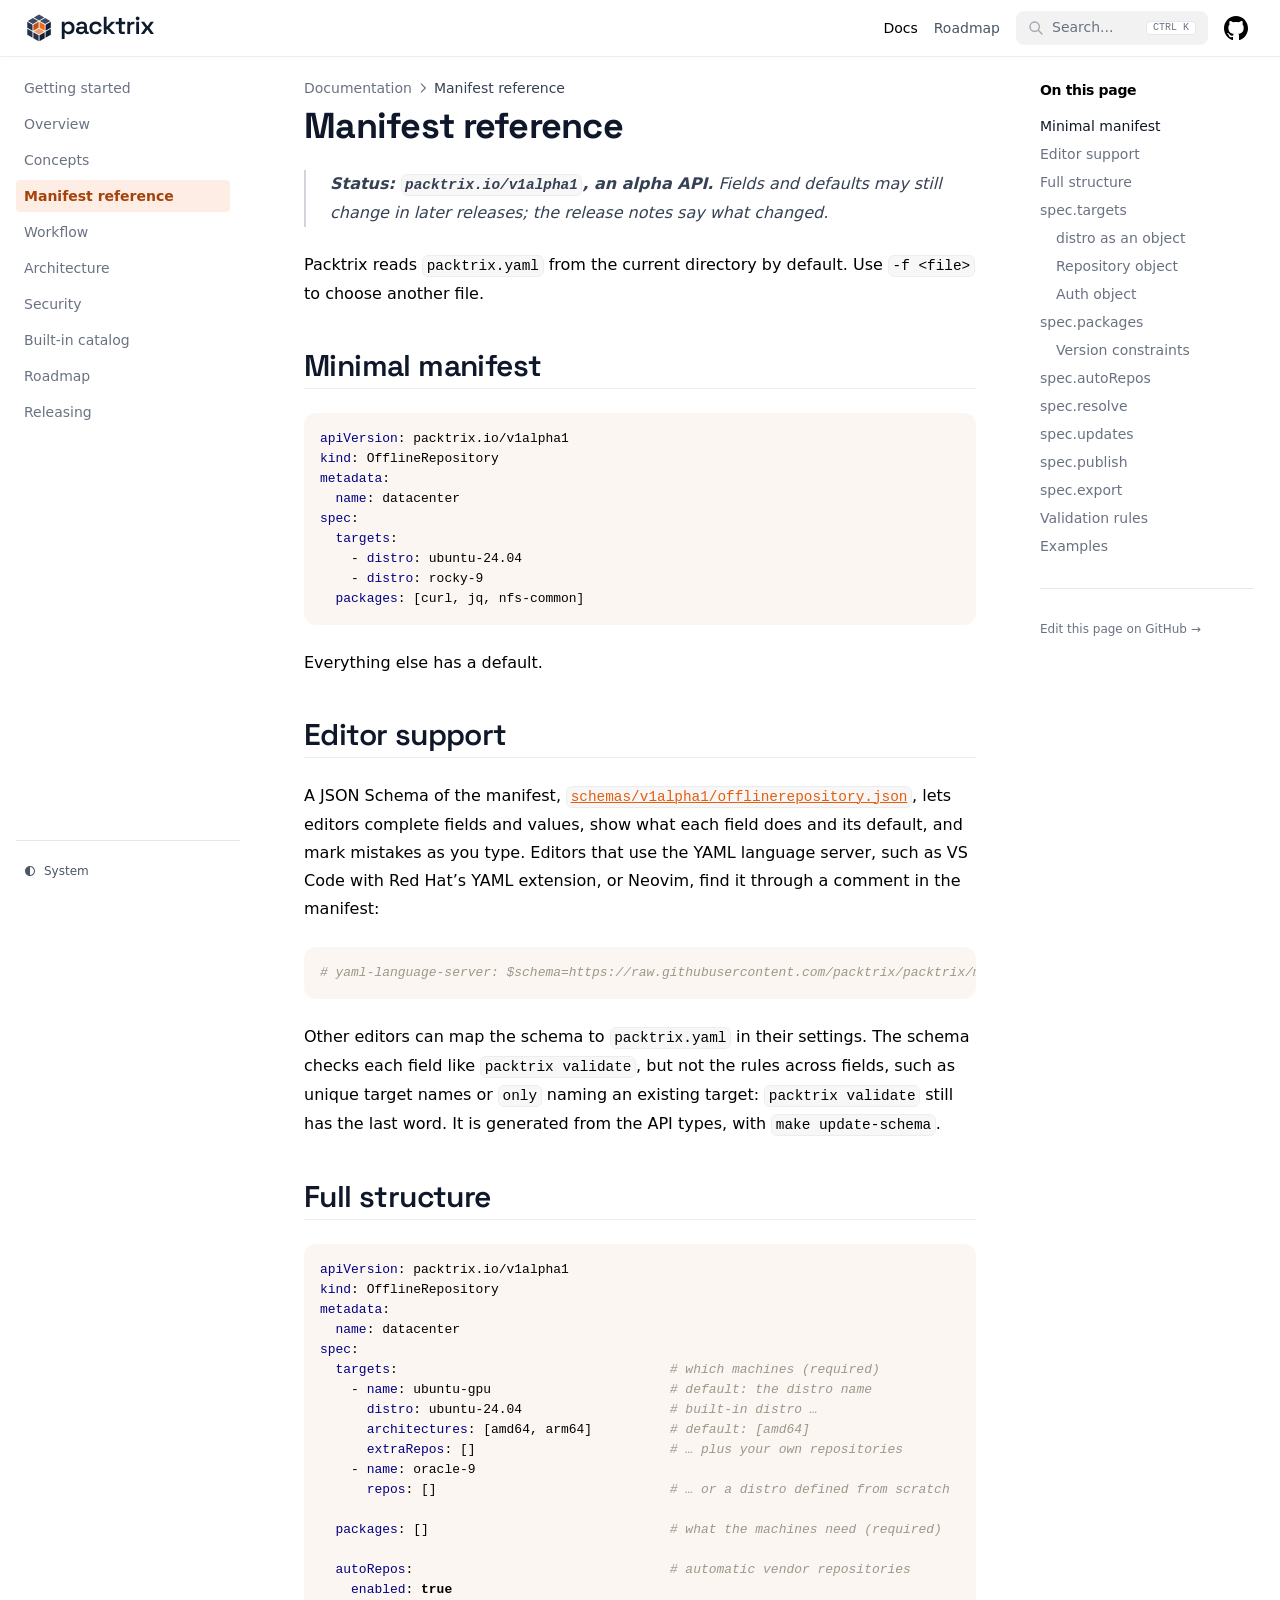
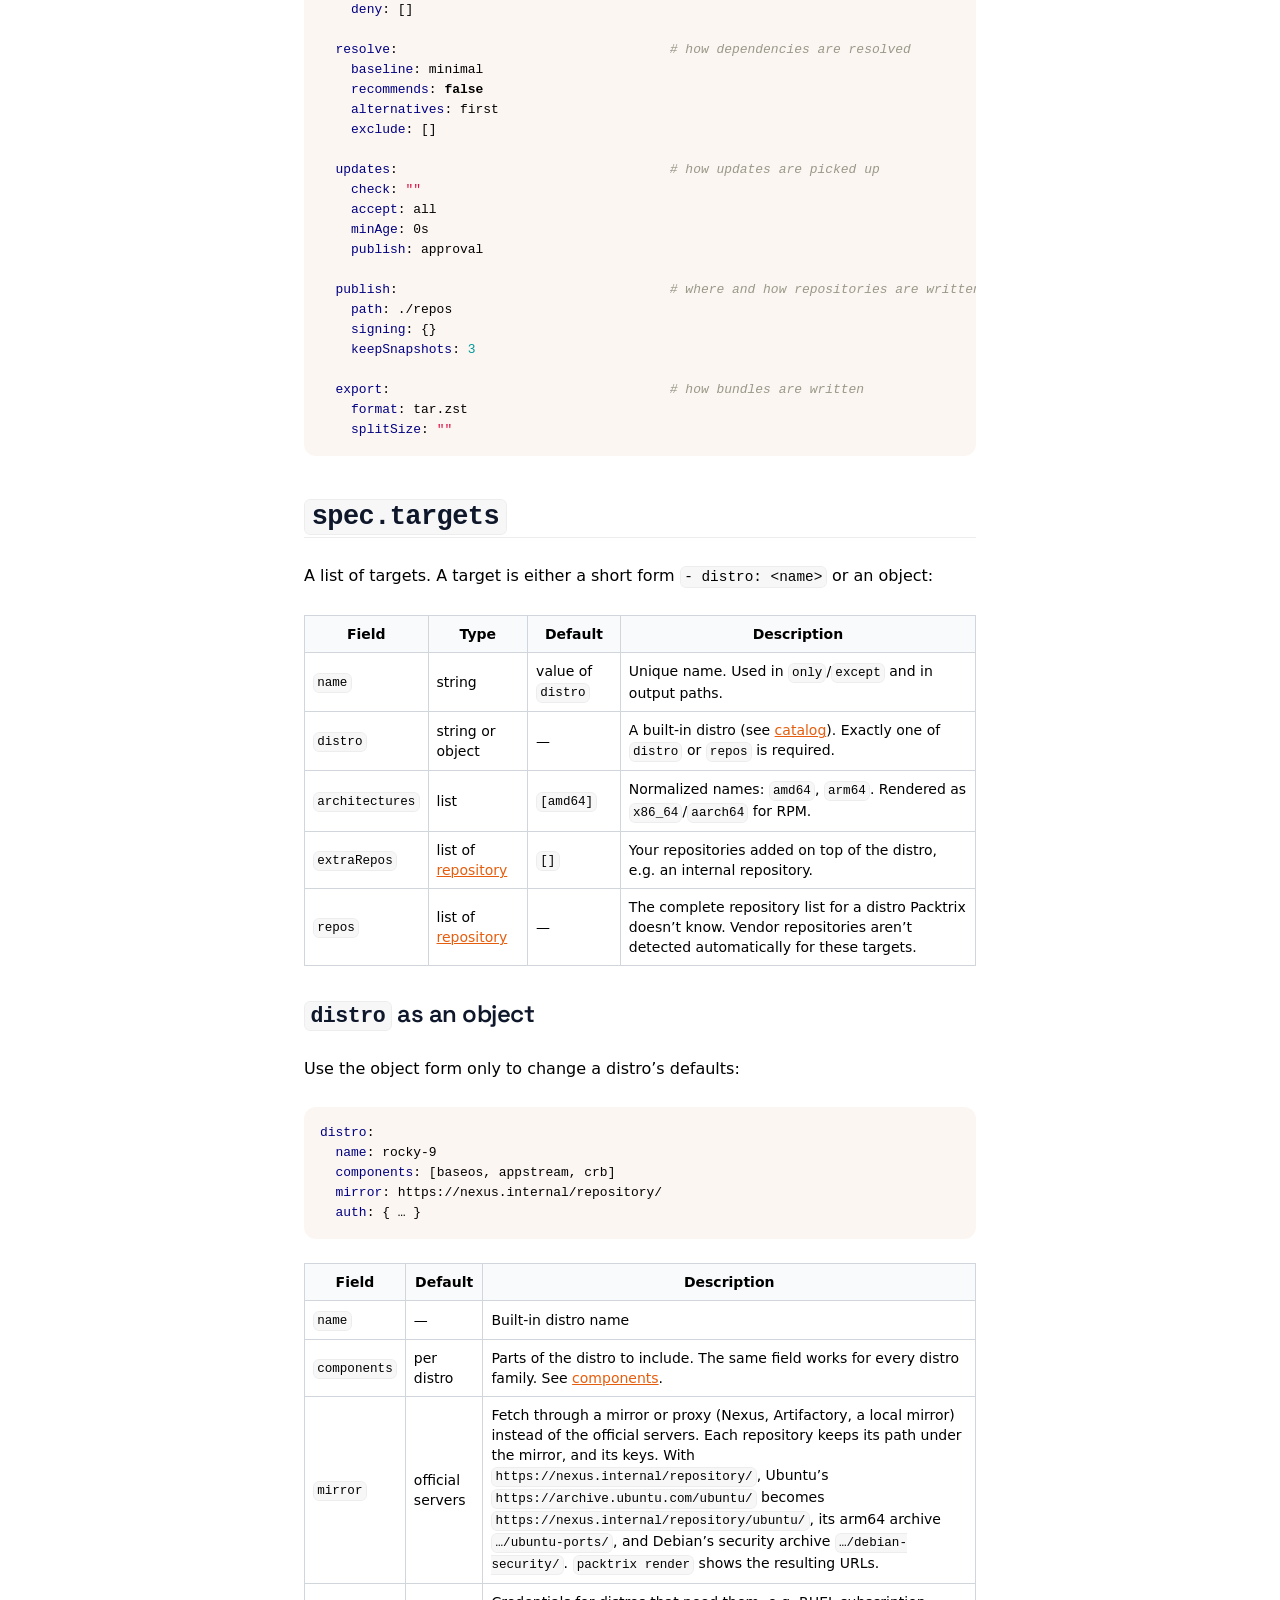
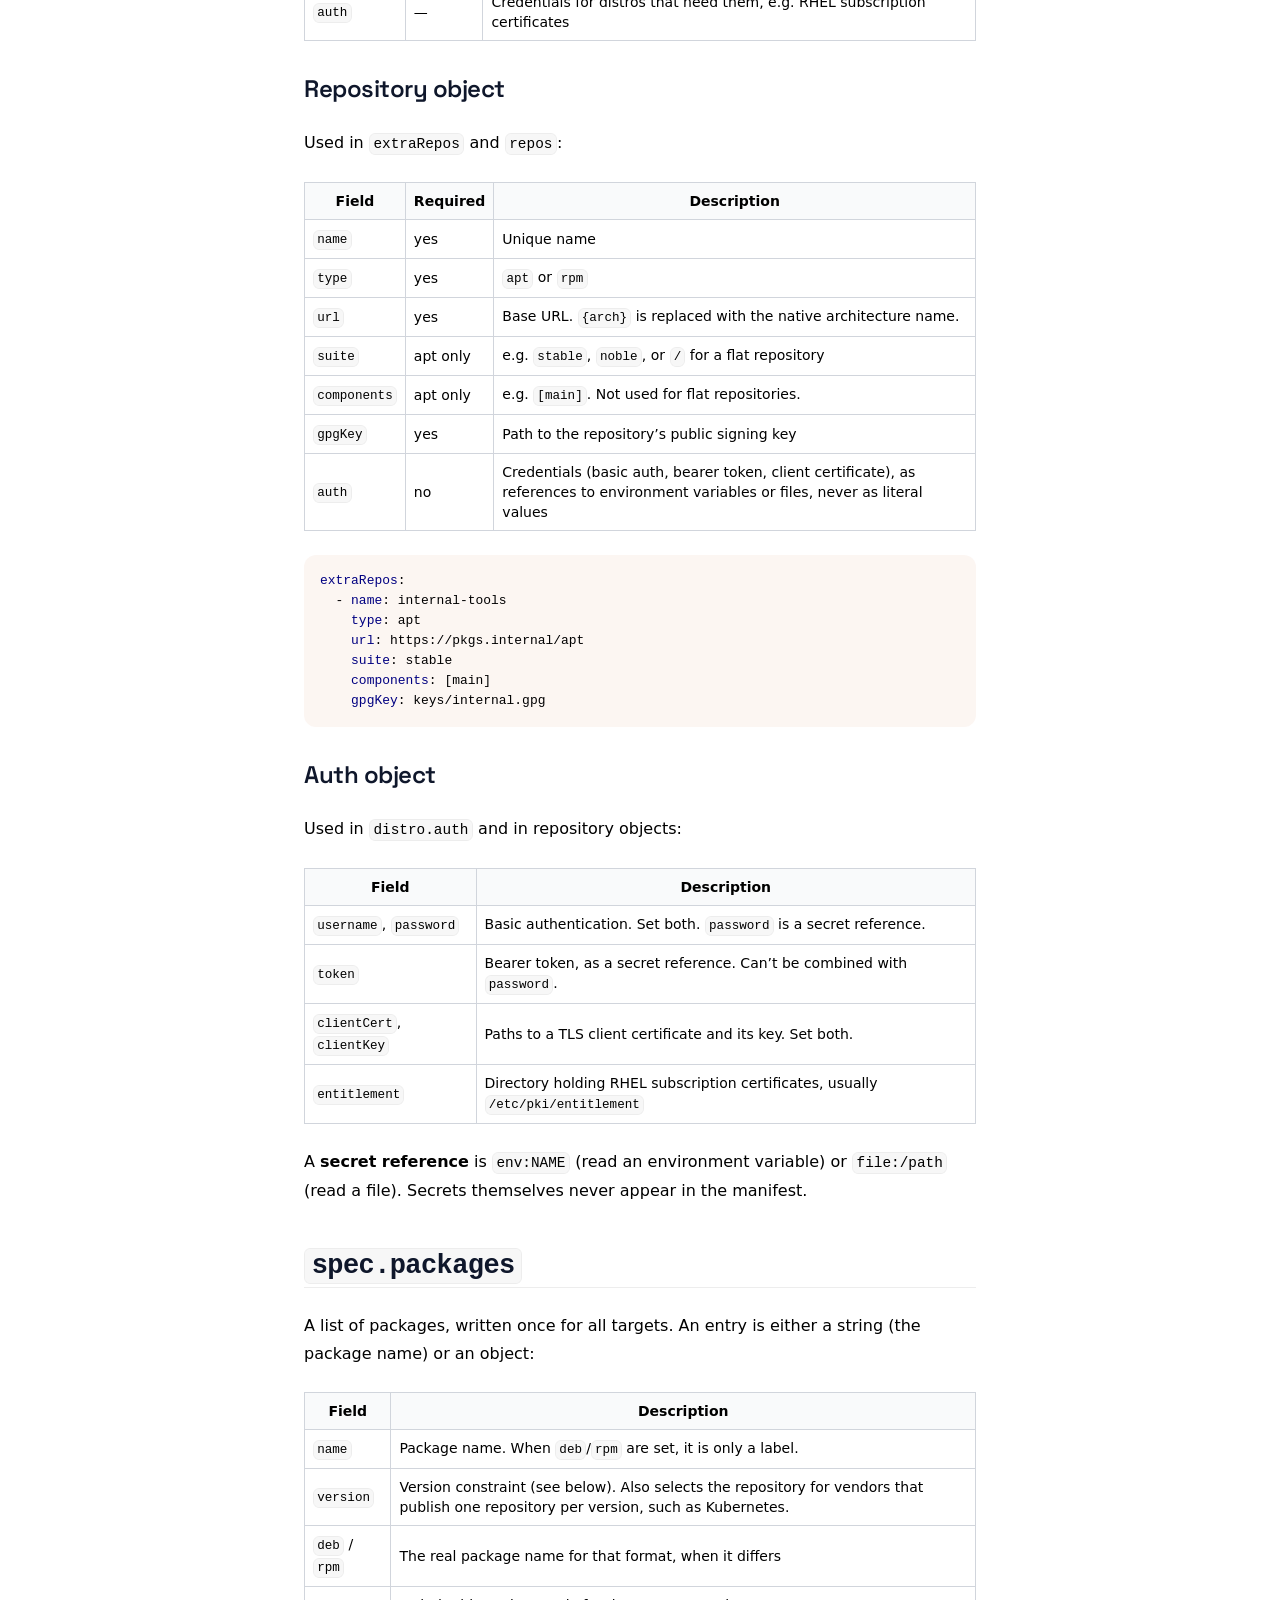
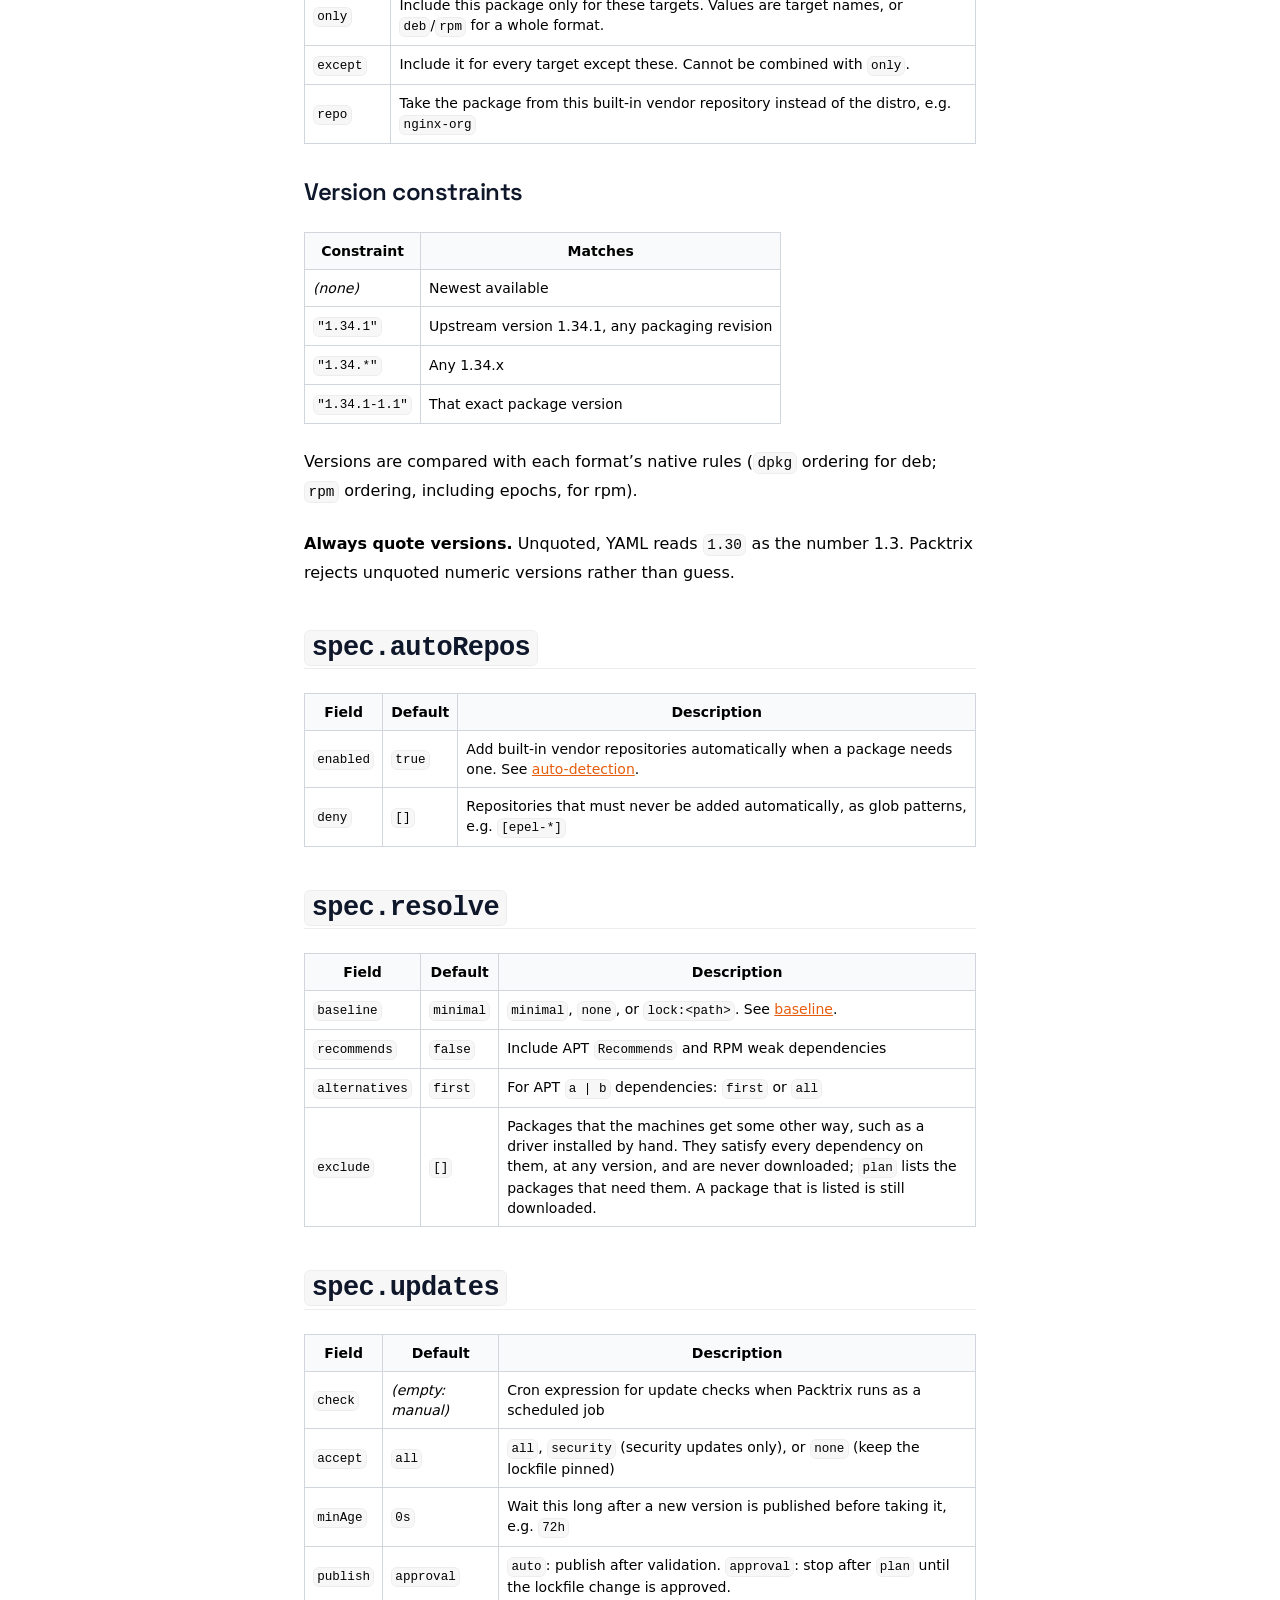
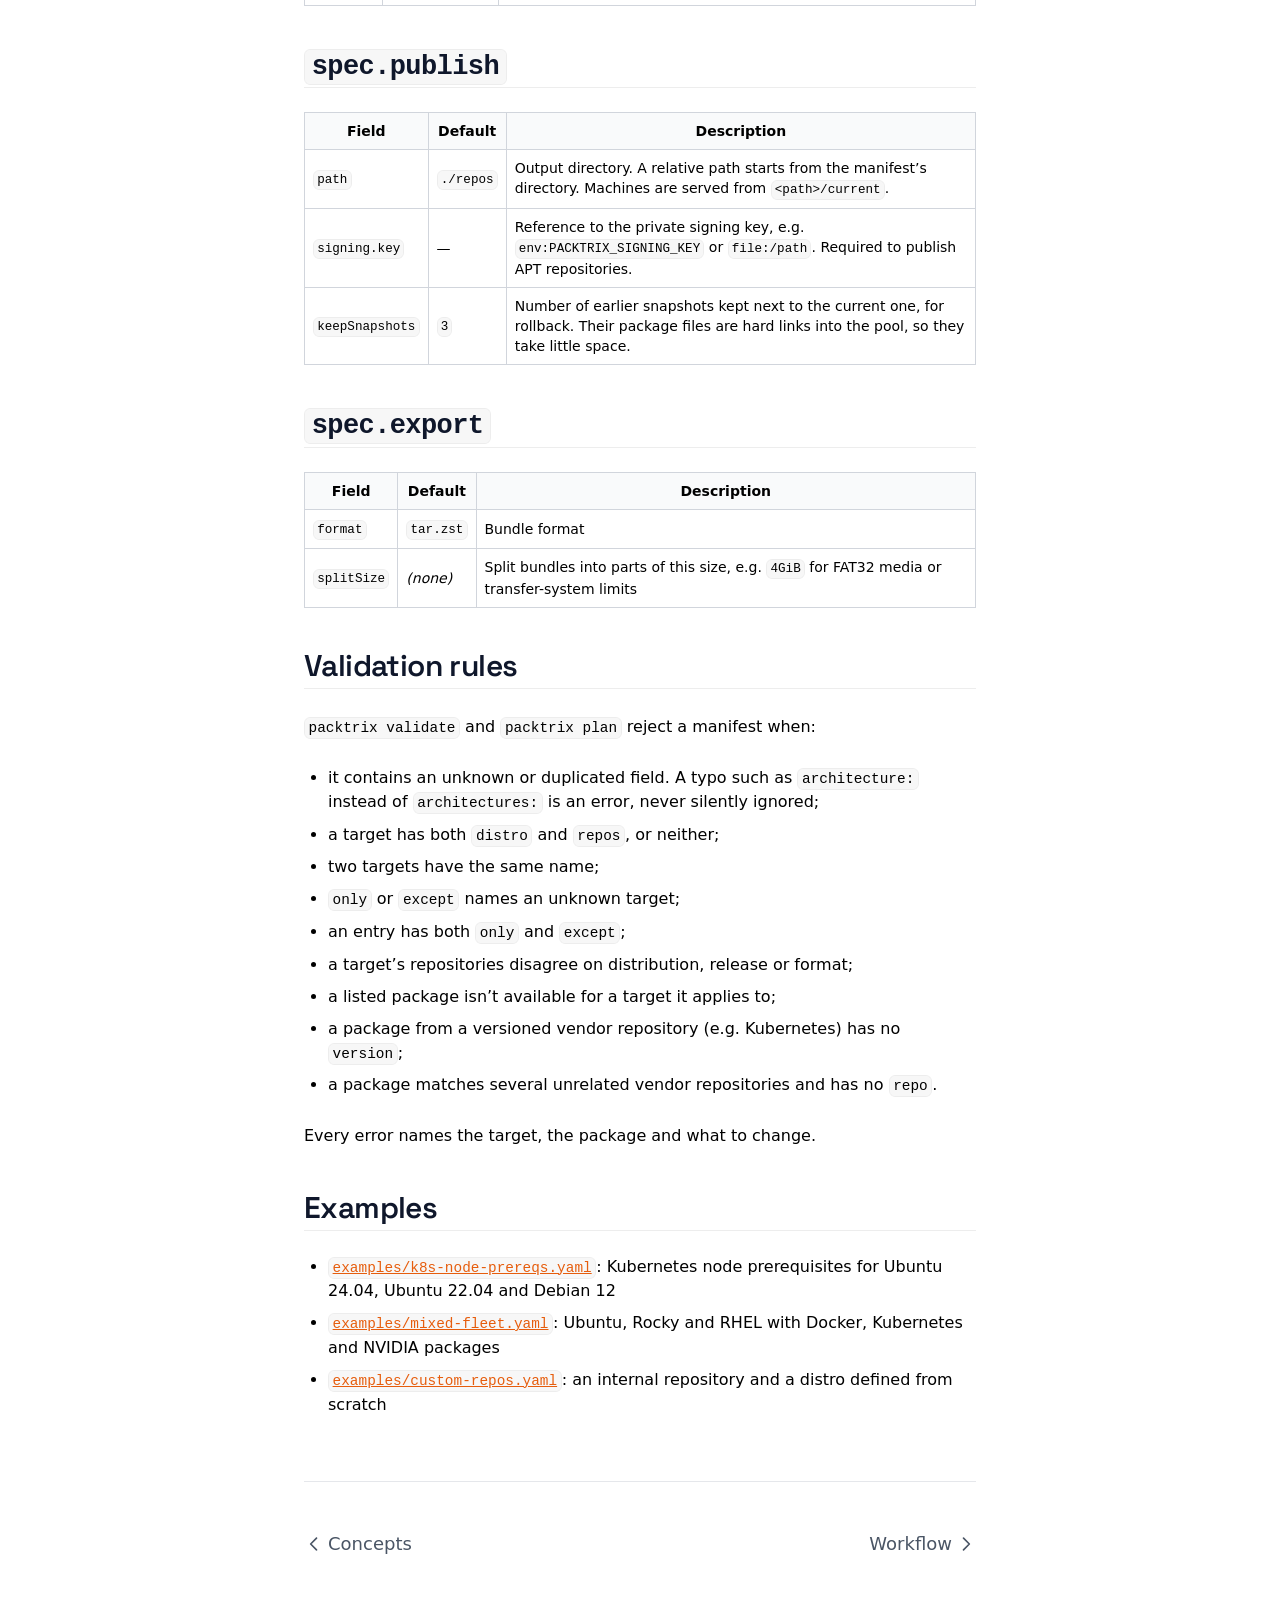
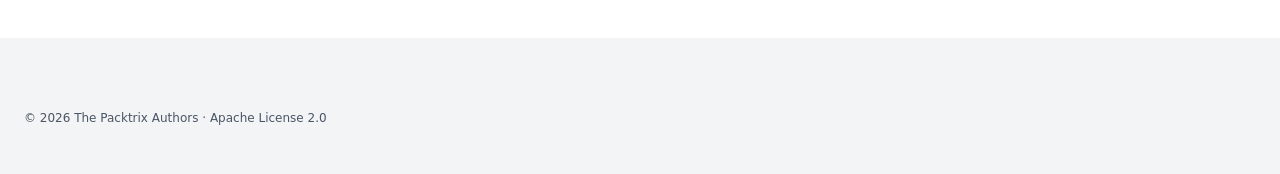
<file: docs/manifest/index.html>
<!doctype html><html lang=en dir=ltr><head><meta charset=utf-8><meta name=viewport content="width=device-width,initial-scale=1"><meta name=robots content="index, follow"><link rel=icon href=/favicon.ico sizes=32x32><link rel=icon href=/favicon.svg type=image/svg+xml><link rel=apple-touch-icon href=/apple-touch-icon.png sizes=180x180><title>Manifest reference – Packtrix</title><meta name=description content=" Status: packtrix.io/v1alpha1, an alpha API. Fields and defaults may still change in later releases; the release notes say what changed.
Packtrix reads packtrix.yaml from the current directory by default. Use -f <file> to choose another file.
Minimal manifest apiVersion: packtrix.io/v1alpha1 kind: OfflineRepository metadata: name: datacenter spec: targets: - distro: ubuntu-24.04 - distro: rocky-9 packages: [curl, jq, nfs-common] Everything else has a default."><link rel=canonical href=https://packtrix.github.io/docs/manifest/ itemprop=url><meta property="og:title" content="Manifest reference"><meta property="og:description" content="
    
      
  Status: packtrix.io/v1alpha1, an alpha API. Fields and defaults may still change in later releases; the release notes say what changed.


Packtrix reads packtrix.yaml from the current directory by default. Use -f <file> to choose another file.
Minimal manifest
    

apiVersion: packtrix.io/v1alpha1
kind: OfflineRepository
metadata:
  name: datacenter
spec:
  targets:
    - distro: ubuntu-24.04
    - distro: rocky-9
  packages: [curl, jq, nfs-common]
  
    

  


Everything else has a default.
    
  "><meta property="og:type" content="
    article
  "><meta property="og:url" content="https://packtrix.github.io/docs/manifest/"><meta property="og:image" content="https://packtrix.github.io/images/logo/social-preview.png"><meta property="article:section" content="docs"><meta itemprop=name content="Manifest reference"><meta itemprop=description content="Status: packtrix.io/v1alpha1, an alpha API. Fields and defaults may still change in later releases; the release notes say what changed.
Packtrix reads packtrix.yaml from the current directory by default. Use -f <file> to choose another file.
Minimal manifest apiVersion: packtrix.io/v1alpha1 kind: OfflineRepository metadata: name: datacenter spec: targets: - distro: ubuntu-24.04 - distro: rocky-9 packages: [curl, jq, nfs-common] Everything else has a default."><meta itemprop=wordCount content="1281"><meta itemprop=image content="https://packtrix.github.io/images/logo/social-preview.png"><meta name=twitter:card content="summary_large_image"><meta name=twitter:image content="https://packtrix.github.io/images/logo/social-preview.png"><meta name=twitter:title content="Manifest reference"><meta name=twitter:description content="Status: packtrix.io/v1alpha1, an alpha API. Fields and defaults may still change in later releases; the release notes say what changed.
Packtrix reads packtrix.yaml from the current directory by default. Use -f <file> to choose another file.
Minimal manifest apiVersion: packtrix.io/v1alpha1 kind: OfflineRepository metadata: name: datacenter spec: targets: - distro: ubuntu-24.04 - distro: rocky-9 packages: [curl, jq, nfs-common] Everything else has a default."><link rel=preload href=/css/compiled/main.min.de859fe9a6a6393e52a2a5ff54522848df1f8c1ff4191987d0d72e400aaf82a0.css as=style integrity="sha256-3oWf6aamOT5SoqX/VFIoSN8fjB/0GRmH0NcuQAqvgqA="><link href=/css/compiled/main.min.de859fe9a6a6393e52a2a5ff54522848df1f8c1ff4191987d0d72e400aaf82a0.css rel=stylesheet integrity="sha256-3oWf6aamOT5SoqX/VFIoSN8fjB/0GRmH0NcuQAqvgqA="><script src=/js/main-head.min.bbb353731723c08eaf67b231610392e3665384806ddb6bee51d4a965494c762e.js integrity="sha256-u7NTcxcjwI6vZ7IxYQOS42ZThIBt22vuUdSpZUlMdi4="></script><link rel=preload href=/fonts/space-grotesk.woff2 as=font type=font/woff2 crossorigin><style>@font-face{font-family:space grotesk;src:url(/fonts/space-grotesk.woff2)format("woff2");font-weight:400 700;font-display:swap}</style></head><body><a href=#content class="hx:sr-only hx:focus-visible:not-sr-only hx:focus-visible:fixed hx:focus-visible:z-50 hx:focus-visible:top-2 hx:focus-visible:left-2 hx:focus-visible:bg-primary-500 hx:focus-visible:text-white hx:focus-visible:px-4 hx:focus-visible:py-2 hx:focus-visible:rounded-md hx:focus-visible:text-sm hx:focus-visible:font-medium">Skip to content</a><div class="hextra-nav-container hx:sticky hx:top-0 hx:z-20 hx:w-full hx:bg-transparent hx:print:hidden"><div class="hextra-nav-container-blur hx:pointer-events-none hx:absolute hx:z-[-1] hx:h-full hx:w-full hx:bg-white hx:dark:bg-dark hx:shadow-[0_2px_4px_rgba(0,0,0,.02),0_1px_0_rgba(0,0,0,.06)] hx:contrast-more:shadow-[0_0_0_1px_#000] hx:dark:shadow-[0_-1px_0_rgba(255,255,255,.1)_inset] hx:contrast-more:dark:shadow-[0_0_0_1px_#fff]"></div><nav class="hextra-max-navbar-width hx:mx-auto hx:flex hx:items-center hx:justify-end hx:gap-1 hx:md:gap-2 hx:h-[var(--hextra-navbar-height)] hx:px-6"><a class="hx:flex hx:items-center hx:hover:opacity-75 hx:ltr:mr-auto hx:rtl:ml-auto" href=/><img class="hx:mr-2 hx:block hx:dark:hidden" src=/images/logo/packtrix-logo.svg alt=Packtrix height=30 width=130>
<img class="hx:mr-2 hx:hidden hx:dark:block" src=/images/logo/packtrix-logo-dark.svg alt=Packtrix height=30 width=130>
</a><a title href=/docs class="hx:text-sm hx:contrast-more:text-gray-700 hx:contrast-more:dark:text-gray-100 hx:relative hx:-ml-2 hx:hidden hx:whitespace-nowrap hx:p-2 hx:md:inline-flex hx:items-center hx:gap-1 hx:font-medium"><span class=hx:text-center>Docs</span>
</a><a title href=/docs/roadmap class="hx:text-sm hx:contrast-more:text-gray-700 hx:contrast-more:dark:text-gray-100 hx:relative hx:-ml-2 hx:hidden hx:whitespace-nowrap hx:p-2 hx:md:inline-flex hx:items-center hx:gap-1 hx:text-gray-600 hx:hover:text-gray-800 hx:dark:text-gray-400 hx:dark:hover:text-gray-200"><span class=hx:text-center>Roadmap</span>
</a><button type=button class=hextra-search-trigger data-search-open aria-haspopup=dialog aria-controls=hextra-search-dialog aria-label=Search...><svg class="hextra-search-trigger-icon" focusable="false" fill="none" viewBox="0 0 24 24" stroke-width="2" stroke="currentColor" aria-hidden="true"><path stroke-linecap="round" stroke-linejoin="round" d="M21 21l-6-6m2-5A7 7 0 113 10a7 7 0 0114 0z"/></svg><span class=hextra-search-trigger-label>Search...</span>
<kbd class=hextra-search-trigger-kbd>CTRL K</kbd>
</button>
<a class="hx:p-1 hx:md:p-2 hx:text-current" target=_blank rel=noreferrer href=https://github.com/packtrix/packtrix title=GitHub><svg height="24" fill="currentColor" viewBox="3 3 18 18"><path d="M12 3C7.0275 3 3 7.12937 3 12.2276c0 4.0833 2.57625 7.5321 6.15374 8.7548C9.60374 21.0631 9.77249 20.7863 9.77249 20.5441 9.77249 20.3249 9.76125 19.5982 9.76125 18.8254 7.5 19.2522 6.915 18.2602 6.735 17.7412 6.63375 17.4759 6.19499 16.6569 5.8125 16.4378 5.4975 16.2647 5.0475 15.838 5.80124 15.8264 6.51 15.8149 7.01625 16.4954 7.18499 16.7723 7.99499 18.1679 9.28875 17.7758 9.80625 17.5335 9.885 16.9337 10.1212 16.53 10.38 16.2993 8.3775 16.0687 6.285 15.2728 6.285 11.7432c0-1.0035.34875-1.834.92249-2.47994C7.1175 9.03257 6.8025 8.08674 7.2975 6.81794c0 0 .753749999999999-.24223 2.47499.94583.72001-.20762 1.48501-.31143 2.25001-.31143C12.7875 7.45234 13.5525 7.55615 14.2725 7.76377c1.7212-1.19959 2.475-.94583 2.475-.94583C17.2424 8.08674 16.9275 9.03257 16.8375 9.26326 17.4113 9.9092 17.76 10.7281 17.76 11.7432c0 3.5411-2.1037 4.3255-4.1063 4.5561C13.98 16.5877 14.2613 17.1414 14.2613 18.0065 14.2613 19.2407 14.25 20.2326 14.25 20.5441 14.25 20.7863 14.4188 21.0746 14.8688 20.9824 16.6554 20.364 18.2079 19.1866 19.3078 17.6162c1.0999-1.5705 1.6917-3.4551 1.6922-5.3886C21 7.12937 16.9725 3 12 3z"/></svg>
<span class=hx:sr-only>GitHub</span>
</a><button type=button aria-label=Menu aria-expanded=false class="hextra-hamburger-menu hx:cursor-pointer hx:-mr-1 hx:rounded-sm hx:p-1 hx:active:bg-gray-400/20 hx:md:hidden hx:hextra-focus-visible-inset"><svg height="24" fill="none" viewBox="0 0 24 24" stroke="currentColor"><g><path stroke-linecap="round" stroke-linejoin="round" stroke-width="2" d="M4 8H20"/></g><g><path stroke-linecap="round" stroke-linejoin="round" stroke-width="2" d="M4 16H20"/></g></svg></button></nav></div><div class="hx:mx-auto hx:flex hextra-max-page-width"><aside class="hextra-sidebar-container hx:flex hx:flex-col hx:print:hidden hx:md:top-[var(--hextra-navbar-height)] hx:md:shrink-0 hx:md:w-64 hx:md:self-start hx:max-md:[transform:translate3d(0,-100%,0)] hx:md:sticky"><div class="hextra-scrollbar hx:overflow-y-auto hx:overflow-x-hidden hx:p-4 hx:grow hx:md:h-[calc(100vh-var(--hextra-navbar-height)-var(--menu-height))]"><ul class="hx:flex hx:flex-col hx:gap-1 hx:md:hidden"><li class=open><div class="hextra-sidebar-item hx:group hx:relative hx:flex hx:items-center" data-active=false><a class="hx:flex hx:items-center hx:justify-between hx:gap-2 hx:grow hx:cursor-pointer hx:rounded-sm hx:px-2 hx:py-1.5 hx:text-sm hx:transition-colors [-webkit-tap-highlight-color:transparent] [-webkit-touch-callout:none] hx:hextra-focus-visible-inset hx:ltr:pr-8 hx:rtl:pl-8 hx:text-gray-500 hx:hover:bg-gray-100 hx:hover:text-gray-900 hx:contrast-more:border hx:contrast-more:border-transparent hx:contrast-more:text-gray-900 hx:contrast-more:hover:border-gray-900 hx:dark:text-neutral-400 hx:dark:hover:bg-primary-100/5 hx:dark:hover:text-gray-50 hx:contrast-more:dark:text-gray-50 hx:contrast-more:dark:hover:border-gray-50" href=/docs/><span class="hx:min-w-0 [word-break:break-word]">Docs</span>
</a><button type=button class="hextra-sidebar-collapsible-button hx:absolute hx:top-1/2 hx:-translate-y-1/2 hx:ltr:right-2 hx:rtl:left-2 hx:shrink-0 hx:cursor-pointer hx:p-0 hx:text-gray-500 hx:dark:text-neutral-400 hx:group-hover:text-gray-900 hx:dark:group-hover:text-gray-50 hx:group-data-[active=true]:text-primary-800 hx:group-data-[active=true]:dark:text-primary-600 hx:hextra-focus-visible-inset" aria-label="Toggle section" aria-expanded=true><svg fill="none" viewBox="0 0 24 24" stroke="currentColor" aria-hidden="true" focusable="false" class="hx:h-[18px] hx:min-w-[18px] hx:rounded-xs hx:p-0.5 hx:hover:bg-gray-800/5 hx:dark:hover:bg-gray-100/5"><path stroke-linecap="round" stroke-linejoin="round" stroke-width="2" d="M9 5l7 7-7 7" class="hx:origin-center hx:transition-transform hx:rtl:-rotate-180"/></svg></button></div><div class="hextra-sidebar-children hx:ltr:pr-0 hx:rtl:pl-0 hx:overflow-hidden"><ul class='hx:relative hx:flex hx:flex-col hx:gap-1 hx:before:absolute hx:before:inset-y-1 hx:before:w-px hx:before:bg-gray-200 hx:before:content-[""] hx:ltr:ml-3 hx:ltr:pl-3 hx:ltr:before:left-0 hx:rtl:mr-3 hx:rtl:pr-3 hx:rtl:before:right-0 hx:dark:before:bg-neutral-800'><li class="hx:flex hx:flex-col"><div class="hextra-sidebar-item hx:group hx:relative hx:flex hx:items-center" data-active=false><a class="hx:flex hx:items-center hx:justify-between hx:gap-2 hx:grow hx:cursor-pointer hx:rounded-sm hx:px-2 hx:py-1.5 hx:text-sm hx:transition-colors [-webkit-tap-highlight-color:transparent] [-webkit-touch-callout:none] hx:hextra-focus-visible-inset hx:text-gray-500 hx:hover:bg-gray-100 hx:hover:text-gray-900 hx:contrast-more:border hx:contrast-more:border-transparent hx:contrast-more:text-gray-900 hx:contrast-more:hover:border-gray-900 hx:dark:text-neutral-400 hx:dark:hover:bg-primary-100/5 hx:dark:hover:text-gray-50 hx:contrast-more:dark:text-gray-50 hx:contrast-more:dark:hover:border-gray-50" href=/docs/getting-started/><span class="hx:min-w-0 [word-break:break-word]">Getting started</span></a></div></li><li class="hx:flex hx:flex-col"><div class="hextra-sidebar-item hx:group hx:relative hx:flex hx:items-center" data-active=false><a class="hx:flex hx:items-center hx:justify-between hx:gap-2 hx:grow hx:cursor-pointer hx:rounded-sm hx:px-2 hx:py-1.5 hx:text-sm hx:transition-colors [-webkit-tap-highlight-color:transparent] [-webkit-touch-callout:none] hx:hextra-focus-visible-inset hx:text-gray-500 hx:hover:bg-gray-100 hx:hover:text-gray-900 hx:contrast-more:border hx:contrast-more:border-transparent hx:contrast-more:text-gray-900 hx:contrast-more:hover:border-gray-900 hx:dark:text-neutral-400 hx:dark:hover:bg-primary-100/5 hx:dark:hover:text-gray-50 hx:contrast-more:dark:text-gray-50 hx:contrast-more:dark:hover:border-gray-50" href=/docs/overview/><span class="hx:min-w-0 [word-break:break-word]">Overview</span></a></div></li><li class="hx:flex hx:flex-col"><div class="hextra-sidebar-item hx:group hx:relative hx:flex hx:items-center" data-active=false><a class="hx:flex hx:items-center hx:justify-between hx:gap-2 hx:grow hx:cursor-pointer hx:rounded-sm hx:px-2 hx:py-1.5 hx:text-sm hx:transition-colors [-webkit-tap-highlight-color:transparent] [-webkit-touch-callout:none] hx:hextra-focus-visible-inset hx:text-gray-500 hx:hover:bg-gray-100 hx:hover:text-gray-900 hx:contrast-more:border hx:contrast-more:border-transparent hx:contrast-more:text-gray-900 hx:contrast-more:hover:border-gray-900 hx:dark:text-neutral-400 hx:dark:hover:bg-primary-100/5 hx:dark:hover:text-gray-50 hx:contrast-more:dark:text-gray-50 hx:contrast-more:dark:hover:border-gray-50" href=/docs/concepts/><span class="hx:min-w-0 [word-break:break-word]">Concepts</span></a></div></li><li class="hx:flex hx:flex-col open"><div class="hextra-sidebar-item hx:group hx:relative hx:flex hx:items-center" data-active=true><a class="hx:flex hx:items-center hx:justify-between hx:gap-2 hx:grow hx:cursor-pointer hx:rounded-sm hx:px-2 hx:py-1.5 hx:text-sm hx:transition-colors [-webkit-tap-highlight-color:transparent] [-webkit-touch-callout:none] hx:hextra-focus-visible-inset hextra-sidebar-active-item hx:bg-primary-100 hx:font-semibold hx:text-primary-800 hx:contrast-more:border hx:contrast-more:border-primary-500 hx:dark:bg-primary-400/10 hx:dark:text-primary-600 hx:contrast-more:dark:border-primary-500" href=/docs/manifest/><span class="hx:min-w-0 [word-break:break-word]">Manifest reference</span></a></div><ul class='hx:flex hx:flex-col hx:gap-1 hx:relative hx:before:absolute hx:before:inset-y-1 hx:before:w-px hx:before:bg-gray-200 hx:before:content-[""] hx:dark:before:bg-neutral-800 hx:ltr:pl-3 hx:ltr:before:left-0 hx:rtl:pr-3 hx:rtl:before:right-0 hx:ltr:ml-3 hx:rtl:mr-3'><li><a href=#minimal-manifest class="hx:flex hx:rounded-sm hx:px-2 hx:py-1.5 hx:text-sm hx:transition-colors [word-break:break-word] hx:cursor-pointer [-webkit-tap-highlight-color:transparent] [-webkit-touch-callout:none] hx:contrast-more:border hx:gap-2 hx:before:opacity-25 hx:before:content-['#'] hx:text-gray-500 hx:hover:bg-gray-100 hx:hover:text-gray-900 hx:dark:text-neutral-400 hx:dark:hover:bg-primary-100/5 hx:dark:hover:text-gray-50 hx:contrast-more:text-gray-900 hx:contrast-more:dark:text-gray-50 hx:contrast-more:border-transparent hx:contrast-more:hover:border-gray-900 hx:contrast-more:dark:hover:border-gray-50">Minimal manifest</a></li><li><a href=#editor-support class="hx:flex hx:rounded-sm hx:px-2 hx:py-1.5 hx:text-sm hx:transition-colors [word-break:break-word] hx:cursor-pointer [-webkit-tap-highlight-color:transparent] [-webkit-touch-callout:none] hx:contrast-more:border hx:gap-2 hx:before:opacity-25 hx:before:content-['#'] hx:text-gray-500 hx:hover:bg-gray-100 hx:hover:text-gray-900 hx:dark:text-neutral-400 hx:dark:hover:bg-primary-100/5 hx:dark:hover:text-gray-50 hx:contrast-more:text-gray-900 hx:contrast-more:dark:text-gray-50 hx:contrast-more:border-transparent hx:contrast-more:hover:border-gray-900 hx:contrast-more:dark:hover:border-gray-50">Editor support</a></li><li><a href=#full-structure class="hx:flex hx:rounded-sm hx:px-2 hx:py-1.5 hx:text-sm hx:transition-colors [word-break:break-word] hx:cursor-pointer [-webkit-tap-highlight-color:transparent] [-webkit-touch-callout:none] hx:contrast-more:border hx:gap-2 hx:before:opacity-25 hx:before:content-['#'] hx:text-gray-500 hx:hover:bg-gray-100 hx:hover:text-gray-900 hx:dark:text-neutral-400 hx:dark:hover:bg-primary-100/5 hx:dark:hover:text-gray-50 hx:contrast-more:text-gray-900 hx:contrast-more:dark:text-gray-50 hx:contrast-more:border-transparent hx:contrast-more:hover:border-gray-900 hx:contrast-more:dark:hover:border-gray-50">Full structure</a></li><li><a href=#spectargets class="hx:flex hx:rounded-sm hx:px-2 hx:py-1.5 hx:text-sm hx:transition-colors [word-break:break-word] hx:cursor-pointer [-webkit-tap-highlight-color:transparent] [-webkit-touch-callout:none] hx:contrast-more:border hx:gap-2 hx:before:opacity-25 hx:before:content-['#'] hx:text-gray-500 hx:hover:bg-gray-100 hx:hover:text-gray-900 hx:dark:text-neutral-400 hx:dark:hover:bg-primary-100/5 hx:dark:hover:text-gray-50 hx:contrast-more:text-gray-900 hx:contrast-more:dark:text-gray-50 hx:contrast-more:border-transparent hx:contrast-more:hover:border-gray-900 hx:contrast-more:dark:hover:border-gray-50">spec.targets</a></li><li><a href=#specpackages class="hx:flex hx:rounded-sm hx:px-2 hx:py-1.5 hx:text-sm hx:transition-colors [word-break:break-word] hx:cursor-pointer [-webkit-tap-highlight-color:transparent] [-webkit-touch-callout:none] hx:contrast-more:border hx:gap-2 hx:before:opacity-25 hx:before:content-['#'] hx:text-gray-500 hx:hover:bg-gray-100 hx:hover:text-gray-900 hx:dark:text-neutral-400 hx:dark:hover:bg-primary-100/5 hx:dark:hover:text-gray-50 hx:contrast-more:text-gray-900 hx:contrast-more:dark:text-gray-50 hx:contrast-more:border-transparent hx:contrast-more:hover:border-gray-900 hx:contrast-more:dark:hover:border-gray-50">spec.packages</a></li><li><a href=#specautorepos class="hx:flex hx:rounded-sm hx:px-2 hx:py-1.5 hx:text-sm hx:transition-colors [word-break:break-word] hx:cursor-pointer [-webkit-tap-highlight-color:transparent] [-webkit-touch-callout:none] hx:contrast-more:border hx:gap-2 hx:before:opacity-25 hx:before:content-['#'] hx:text-gray-500 hx:hover:bg-gray-100 hx:hover:text-gray-900 hx:dark:text-neutral-400 hx:dark:hover:bg-primary-100/5 hx:dark:hover:text-gray-50 hx:contrast-more:text-gray-900 hx:contrast-more:dark:text-gray-50 hx:contrast-more:border-transparent hx:contrast-more:hover:border-gray-900 hx:contrast-more:dark:hover:border-gray-50">spec.autoRepos</a></li><li><a href=#specresolve class="hx:flex hx:rounded-sm hx:px-2 hx:py-1.5 hx:text-sm hx:transition-colors [word-break:break-word] hx:cursor-pointer [-webkit-tap-highlight-color:transparent] [-webkit-touch-callout:none] hx:contrast-more:border hx:gap-2 hx:before:opacity-25 hx:before:content-['#'] hx:text-gray-500 hx:hover:bg-gray-100 hx:hover:text-gray-900 hx:dark:text-neutral-400 hx:dark:hover:bg-primary-100/5 hx:dark:hover:text-gray-50 hx:contrast-more:text-gray-900 hx:contrast-more:dark:text-gray-50 hx:contrast-more:border-transparent hx:contrast-more:hover:border-gray-900 hx:contrast-more:dark:hover:border-gray-50">spec.resolve</a></li><li><a href=#specupdates class="hx:flex hx:rounded-sm hx:px-2 hx:py-1.5 hx:text-sm hx:transition-colors [word-break:break-word] hx:cursor-pointer [-webkit-tap-highlight-color:transparent] [-webkit-touch-callout:none] hx:contrast-more:border hx:gap-2 hx:before:opacity-25 hx:before:content-['#'] hx:text-gray-500 hx:hover:bg-gray-100 hx:hover:text-gray-900 hx:dark:text-neutral-400 hx:dark:hover:bg-primary-100/5 hx:dark:hover:text-gray-50 hx:contrast-more:text-gray-900 hx:contrast-more:dark:text-gray-50 hx:contrast-more:border-transparent hx:contrast-more:hover:border-gray-900 hx:contrast-more:dark:hover:border-gray-50">spec.updates</a></li><li><a href=#specpublish class="hx:flex hx:rounded-sm hx:px-2 hx:py-1.5 hx:text-sm hx:transition-colors [word-break:break-word] hx:cursor-pointer [-webkit-tap-highlight-color:transparent] [-webkit-touch-callout:none] hx:contrast-more:border hx:gap-2 hx:before:opacity-25 hx:before:content-['#'] hx:text-gray-500 hx:hover:bg-gray-100 hx:hover:text-gray-900 hx:dark:text-neutral-400 hx:dark:hover:bg-primary-100/5 hx:dark:hover:text-gray-50 hx:contrast-more:text-gray-900 hx:contrast-more:dark:text-gray-50 hx:contrast-more:border-transparent hx:contrast-more:hover:border-gray-900 hx:contrast-more:dark:hover:border-gray-50">spec.publish</a></li><li><a href=#specexport class="hx:flex hx:rounded-sm hx:px-2 hx:py-1.5 hx:text-sm hx:transition-colors [word-break:break-word] hx:cursor-pointer [-webkit-tap-highlight-color:transparent] [-webkit-touch-callout:none] hx:contrast-more:border hx:gap-2 hx:before:opacity-25 hx:before:content-['#'] hx:text-gray-500 hx:hover:bg-gray-100 hx:hover:text-gray-900 hx:dark:text-neutral-400 hx:dark:hover:bg-primary-100/5 hx:dark:hover:text-gray-50 hx:contrast-more:text-gray-900 hx:contrast-more:dark:text-gray-50 hx:contrast-more:border-transparent hx:contrast-more:hover:border-gray-900 hx:contrast-more:dark:hover:border-gray-50">spec.export</a></li><li><a href=#validation-rules class="hx:flex hx:rounded-sm hx:px-2 hx:py-1.5 hx:text-sm hx:transition-colors [word-break:break-word] hx:cursor-pointer [-webkit-tap-highlight-color:transparent] [-webkit-touch-callout:none] hx:contrast-more:border hx:gap-2 hx:before:opacity-25 hx:before:content-['#'] hx:text-gray-500 hx:hover:bg-gray-100 hx:hover:text-gray-900 hx:dark:text-neutral-400 hx:dark:hover:bg-primary-100/5 hx:dark:hover:text-gray-50 hx:contrast-more:text-gray-900 hx:contrast-more:dark:text-gray-50 hx:contrast-more:border-transparent hx:contrast-more:hover:border-gray-900 hx:contrast-more:dark:hover:border-gray-50">Validation rules</a></li><li><a href=#examples class="hx:flex hx:rounded-sm hx:px-2 hx:py-1.5 hx:text-sm hx:transition-colors [word-break:break-word] hx:cursor-pointer [-webkit-tap-highlight-color:transparent] [-webkit-touch-callout:none] hx:contrast-more:border hx:gap-2 hx:before:opacity-25 hx:before:content-['#'] hx:text-gray-500 hx:hover:bg-gray-100 hx:hover:text-gray-900 hx:dark:text-neutral-400 hx:dark:hover:bg-primary-100/5 hx:dark:hover:text-gray-50 hx:contrast-more:text-gray-900 hx:contrast-more:dark:text-gray-50 hx:contrast-more:border-transparent hx:contrast-more:hover:border-gray-900 hx:contrast-more:dark:hover:border-gray-50">Examples</a></li></ul></li><li class="hx:flex hx:flex-col"><div class="hextra-sidebar-item hx:group hx:relative hx:flex hx:items-center" data-active=false><a class="hx:flex hx:items-center hx:justify-between hx:gap-2 hx:grow hx:cursor-pointer hx:rounded-sm hx:px-2 hx:py-1.5 hx:text-sm hx:transition-colors [-webkit-tap-highlight-color:transparent] [-webkit-touch-callout:none] hx:hextra-focus-visible-inset hx:text-gray-500 hx:hover:bg-gray-100 hx:hover:text-gray-900 hx:contrast-more:border hx:contrast-more:border-transparent hx:contrast-more:text-gray-900 hx:contrast-more:hover:border-gray-900 hx:dark:text-neutral-400 hx:dark:hover:bg-primary-100/5 hx:dark:hover:text-gray-50 hx:contrast-more:dark:text-gray-50 hx:contrast-more:dark:hover:border-gray-50" href=/docs/workflow/><span class="hx:min-w-0 [word-break:break-word]">Workflow</span></a></div></li><li class="hx:flex hx:flex-col"><div class="hextra-sidebar-item hx:group hx:relative hx:flex hx:items-center" data-active=false><a class="hx:flex hx:items-center hx:justify-between hx:gap-2 hx:grow hx:cursor-pointer hx:rounded-sm hx:px-2 hx:py-1.5 hx:text-sm hx:transition-colors [-webkit-tap-highlight-color:transparent] [-webkit-touch-callout:none] hx:hextra-focus-visible-inset hx:text-gray-500 hx:hover:bg-gray-100 hx:hover:text-gray-900 hx:contrast-more:border hx:contrast-more:border-transparent hx:contrast-more:text-gray-900 hx:contrast-more:hover:border-gray-900 hx:dark:text-neutral-400 hx:dark:hover:bg-primary-100/5 hx:dark:hover:text-gray-50 hx:contrast-more:dark:text-gray-50 hx:contrast-more:dark:hover:border-gray-50" href=/docs/architecture/><span class="hx:min-w-0 [word-break:break-word]">Architecture</span></a></div></li><li class="hx:flex hx:flex-col"><div class="hextra-sidebar-item hx:group hx:relative hx:flex hx:items-center" data-active=false><a class="hx:flex hx:items-center hx:justify-between hx:gap-2 hx:grow hx:cursor-pointer hx:rounded-sm hx:px-2 hx:py-1.5 hx:text-sm hx:transition-colors [-webkit-tap-highlight-color:transparent] [-webkit-touch-callout:none] hx:hextra-focus-visible-inset hx:text-gray-500 hx:hover:bg-gray-100 hx:hover:text-gray-900 hx:contrast-more:border hx:contrast-more:border-transparent hx:contrast-more:text-gray-900 hx:contrast-more:hover:border-gray-900 hx:dark:text-neutral-400 hx:dark:hover:bg-primary-100/5 hx:dark:hover:text-gray-50 hx:contrast-more:dark:text-gray-50 hx:contrast-more:dark:hover:border-gray-50" href=/docs/security/><span class="hx:min-w-0 [word-break:break-word]">Security</span></a></div></li><li class="hx:flex hx:flex-col"><div class="hextra-sidebar-item hx:group hx:relative hx:flex hx:items-center" data-active=false><a class="hx:flex hx:items-center hx:justify-between hx:gap-2 hx:grow hx:cursor-pointer hx:rounded-sm hx:px-2 hx:py-1.5 hx:text-sm hx:transition-colors [-webkit-tap-highlight-color:transparent] [-webkit-touch-callout:none] hx:hextra-focus-visible-inset hx:text-gray-500 hx:hover:bg-gray-100 hx:hover:text-gray-900 hx:contrast-more:border hx:contrast-more:border-transparent hx:contrast-more:text-gray-900 hx:contrast-more:hover:border-gray-900 hx:dark:text-neutral-400 hx:dark:hover:bg-primary-100/5 hx:dark:hover:text-gray-50 hx:contrast-more:dark:text-gray-50 hx:contrast-more:dark:hover:border-gray-50" href=/docs/catalog/><span class="hx:min-w-0 [word-break:break-word]">Built-in catalog</span></a></div></li><li class="hx:flex hx:flex-col"><div class="hextra-sidebar-item hx:group hx:relative hx:flex hx:items-center" data-active=false><a class="hx:flex hx:items-center hx:justify-between hx:gap-2 hx:grow hx:cursor-pointer hx:rounded-sm hx:px-2 hx:py-1.5 hx:text-sm hx:transition-colors [-webkit-tap-highlight-color:transparent] [-webkit-touch-callout:none] hx:hextra-focus-visible-inset hx:text-gray-500 hx:hover:bg-gray-100 hx:hover:text-gray-900 hx:contrast-more:border hx:contrast-more:border-transparent hx:contrast-more:text-gray-900 hx:contrast-more:hover:border-gray-900 hx:dark:text-neutral-400 hx:dark:hover:bg-primary-100/5 hx:dark:hover:text-gray-50 hx:contrast-more:dark:text-gray-50 hx:contrast-more:dark:hover:border-gray-50" href=/docs/roadmap/><span class="hx:min-w-0 [word-break:break-word]">Roadmap</span></a></div></li><li class="hx:flex hx:flex-col"><div class="hextra-sidebar-item hx:group hx:relative hx:flex hx:items-center" data-active=false><a class="hx:flex hx:items-center hx:justify-between hx:gap-2 hx:grow hx:cursor-pointer hx:rounded-sm hx:px-2 hx:py-1.5 hx:text-sm hx:transition-colors [-webkit-tap-highlight-color:transparent] [-webkit-touch-callout:none] hx:hextra-focus-visible-inset hx:text-gray-500 hx:hover:bg-gray-100 hx:hover:text-gray-900 hx:contrast-more:border hx:contrast-more:border-transparent hx:contrast-more:text-gray-900 hx:contrast-more:hover:border-gray-900 hx:dark:text-neutral-400 hx:dark:hover:bg-primary-100/5 hx:dark:hover:text-gray-50 hx:contrast-more:dark:text-gray-50 hx:contrast-more:dark:hover:border-gray-50" href=/docs/releasing/><span class="hx:min-w-0 [word-break:break-word]">Releasing</span></a></div></li></ul></div></li><li><div class="hextra-sidebar-item hx:group hx:relative hx:flex hx:items-center" data-active=false><a class="hx:flex hx:items-center hx:justify-between hx:gap-2 hx:grow hx:cursor-pointer hx:rounded-sm hx:px-2 hx:py-1.5 hx:text-sm hx:transition-colors [-webkit-tap-highlight-color:transparent] [-webkit-touch-callout:none] hx:hextra-focus-visible-inset hx:text-gray-500 hx:hover:bg-gray-100 hx:hover:text-gray-900 hx:contrast-more:border hx:contrast-more:border-transparent hx:contrast-more:text-gray-900 hx:contrast-more:hover:border-gray-900 hx:dark:text-neutral-400 hx:dark:hover:bg-primary-100/5 hx:dark:hover:text-gray-50 hx:contrast-more:dark:text-gray-50 hx:contrast-more:dark:hover:border-gray-50" href=/docs/roadmap/><span class="hx:min-w-0 [word-break:break-word]">Roadmap</span></a></div></li></ul><ul class="hx:flex hx:flex-col hx:gap-1 hx:max-md:hidden"><li><div class="hextra-sidebar-item hx:group hx:relative hx:flex hx:items-center" data-active=false><a class="hx:flex hx:items-center hx:justify-between hx:gap-2 hx:grow hx:cursor-pointer hx:rounded-sm hx:px-2 hx:py-1.5 hx:text-sm hx:transition-colors [-webkit-tap-highlight-color:transparent] [-webkit-touch-callout:none] hx:hextra-focus-visible-inset hx:text-gray-500 hx:hover:bg-gray-100 hx:hover:text-gray-900 hx:contrast-more:border hx:contrast-more:border-transparent hx:contrast-more:text-gray-900 hx:contrast-more:hover:border-gray-900 hx:dark:text-neutral-400 hx:dark:hover:bg-primary-100/5 hx:dark:hover:text-gray-50 hx:contrast-more:dark:text-gray-50 hx:contrast-more:dark:hover:border-gray-50" href=/docs/getting-started/><span class="hx:min-w-0 [word-break:break-word]">Getting started</span></a></div></li><li><div class="hextra-sidebar-item hx:group hx:relative hx:flex hx:items-center" data-active=false><a class="hx:flex hx:items-center hx:justify-between hx:gap-2 hx:grow hx:cursor-pointer hx:rounded-sm hx:px-2 hx:py-1.5 hx:text-sm hx:transition-colors [-webkit-tap-highlight-color:transparent] [-webkit-touch-callout:none] hx:hextra-focus-visible-inset hx:text-gray-500 hx:hover:bg-gray-100 hx:hover:text-gray-900 hx:contrast-more:border hx:contrast-more:border-transparent hx:contrast-more:text-gray-900 hx:contrast-more:hover:border-gray-900 hx:dark:text-neutral-400 hx:dark:hover:bg-primary-100/5 hx:dark:hover:text-gray-50 hx:contrast-more:dark:text-gray-50 hx:contrast-more:dark:hover:border-gray-50" href=/docs/overview/><span class="hx:min-w-0 [word-break:break-word]">Overview</span></a></div></li><li><div class="hextra-sidebar-item hx:group hx:relative hx:flex hx:items-center" data-active=false><a class="hx:flex hx:items-center hx:justify-between hx:gap-2 hx:grow hx:cursor-pointer hx:rounded-sm hx:px-2 hx:py-1.5 hx:text-sm hx:transition-colors [-webkit-tap-highlight-color:transparent] [-webkit-touch-callout:none] hx:hextra-focus-visible-inset hx:text-gray-500 hx:hover:bg-gray-100 hx:hover:text-gray-900 hx:contrast-more:border hx:contrast-more:border-transparent hx:contrast-more:text-gray-900 hx:contrast-more:hover:border-gray-900 hx:dark:text-neutral-400 hx:dark:hover:bg-primary-100/5 hx:dark:hover:text-gray-50 hx:contrast-more:dark:text-gray-50 hx:contrast-more:dark:hover:border-gray-50" href=/docs/concepts/><span class="hx:min-w-0 [word-break:break-word]">Concepts</span></a></div></li><li class=open><div class="hextra-sidebar-item hx:group hx:relative hx:flex hx:items-center" data-active=true><a class="hx:flex hx:items-center hx:justify-between hx:gap-2 hx:grow hx:cursor-pointer hx:rounded-sm hx:px-2 hx:py-1.5 hx:text-sm hx:transition-colors [-webkit-tap-highlight-color:transparent] [-webkit-touch-callout:none] hx:hextra-focus-visible-inset hextra-sidebar-active-item hx:bg-primary-100 hx:font-semibold hx:text-primary-800 hx:contrast-more:border hx:contrast-more:border-primary-500 hx:dark:bg-primary-400/10 hx:dark:text-primary-600 hx:contrast-more:dark:border-primary-500" href=/docs/manifest/><span class="hx:min-w-0 [word-break:break-word]">Manifest reference</span></a></div></li><li><div class="hextra-sidebar-item hx:group hx:relative hx:flex hx:items-center" data-active=false><a class="hx:flex hx:items-center hx:justify-between hx:gap-2 hx:grow hx:cursor-pointer hx:rounded-sm hx:px-2 hx:py-1.5 hx:text-sm hx:transition-colors [-webkit-tap-highlight-color:transparent] [-webkit-touch-callout:none] hx:hextra-focus-visible-inset hx:text-gray-500 hx:hover:bg-gray-100 hx:hover:text-gray-900 hx:contrast-more:border hx:contrast-more:border-transparent hx:contrast-more:text-gray-900 hx:contrast-more:hover:border-gray-900 hx:dark:text-neutral-400 hx:dark:hover:bg-primary-100/5 hx:dark:hover:text-gray-50 hx:contrast-more:dark:text-gray-50 hx:contrast-more:dark:hover:border-gray-50" href=/docs/workflow/><span class="hx:min-w-0 [word-break:break-word]">Workflow</span></a></div></li><li><div class="hextra-sidebar-item hx:group hx:relative hx:flex hx:items-center" data-active=false><a class="hx:flex hx:items-center hx:justify-between hx:gap-2 hx:grow hx:cursor-pointer hx:rounded-sm hx:px-2 hx:py-1.5 hx:text-sm hx:transition-colors [-webkit-tap-highlight-color:transparent] [-webkit-touch-callout:none] hx:hextra-focus-visible-inset hx:text-gray-500 hx:hover:bg-gray-100 hx:hover:text-gray-900 hx:contrast-more:border hx:contrast-more:border-transparent hx:contrast-more:text-gray-900 hx:contrast-more:hover:border-gray-900 hx:dark:text-neutral-400 hx:dark:hover:bg-primary-100/5 hx:dark:hover:text-gray-50 hx:contrast-more:dark:text-gray-50 hx:contrast-more:dark:hover:border-gray-50" href=/docs/architecture/><span class="hx:min-w-0 [word-break:break-word]">Architecture</span></a></div></li><li><div class="hextra-sidebar-item hx:group hx:relative hx:flex hx:items-center" data-active=false><a class="hx:flex hx:items-center hx:justify-between hx:gap-2 hx:grow hx:cursor-pointer hx:rounded-sm hx:px-2 hx:py-1.5 hx:text-sm hx:transition-colors [-webkit-tap-highlight-color:transparent] [-webkit-touch-callout:none] hx:hextra-focus-visible-inset hx:text-gray-500 hx:hover:bg-gray-100 hx:hover:text-gray-900 hx:contrast-more:border hx:contrast-more:border-transparent hx:contrast-more:text-gray-900 hx:contrast-more:hover:border-gray-900 hx:dark:text-neutral-400 hx:dark:hover:bg-primary-100/5 hx:dark:hover:text-gray-50 hx:contrast-more:dark:text-gray-50 hx:contrast-more:dark:hover:border-gray-50" href=/docs/security/><span class="hx:min-w-0 [word-break:break-word]">Security</span></a></div></li><li><div class="hextra-sidebar-item hx:group hx:relative hx:flex hx:items-center" data-active=false><a class="hx:flex hx:items-center hx:justify-between hx:gap-2 hx:grow hx:cursor-pointer hx:rounded-sm hx:px-2 hx:py-1.5 hx:text-sm hx:transition-colors [-webkit-tap-highlight-color:transparent] [-webkit-touch-callout:none] hx:hextra-focus-visible-inset hx:text-gray-500 hx:hover:bg-gray-100 hx:hover:text-gray-900 hx:contrast-more:border hx:contrast-more:border-transparent hx:contrast-more:text-gray-900 hx:contrast-more:hover:border-gray-900 hx:dark:text-neutral-400 hx:dark:hover:bg-primary-100/5 hx:dark:hover:text-gray-50 hx:contrast-more:dark:text-gray-50 hx:contrast-more:dark:hover:border-gray-50" href=/docs/catalog/><span class="hx:min-w-0 [word-break:break-word]">Built-in catalog</span></a></div></li><li><div class="hextra-sidebar-item hx:group hx:relative hx:flex hx:items-center" data-active=false><a class="hx:flex hx:items-center hx:justify-between hx:gap-2 hx:grow hx:cursor-pointer hx:rounded-sm hx:px-2 hx:py-1.5 hx:text-sm hx:transition-colors [-webkit-tap-highlight-color:transparent] [-webkit-touch-callout:none] hx:hextra-focus-visible-inset hx:text-gray-500 hx:hover:bg-gray-100 hx:hover:text-gray-900 hx:contrast-more:border hx:contrast-more:border-transparent hx:contrast-more:text-gray-900 hx:contrast-more:hover:border-gray-900 hx:dark:text-neutral-400 hx:dark:hover:bg-primary-100/5 hx:dark:hover:text-gray-50 hx:contrast-more:dark:text-gray-50 hx:contrast-more:dark:hover:border-gray-50" href=/docs/roadmap/><span class="hx:min-w-0 [word-break:break-word]">Roadmap</span></a></div></li><li><div class="hextra-sidebar-item hx:group hx:relative hx:flex hx:items-center" data-active=false><a class="hx:flex hx:items-center hx:justify-between hx:gap-2 hx:grow hx:cursor-pointer hx:rounded-sm hx:px-2 hx:py-1.5 hx:text-sm hx:transition-colors [-webkit-tap-highlight-color:transparent] [-webkit-touch-callout:none] hx:hextra-focus-visible-inset hx:text-gray-500 hx:hover:bg-gray-100 hx:hover:text-gray-900 hx:contrast-more:border hx:contrast-more:border-transparent hx:contrast-more:text-gray-900 hx:contrast-more:hover:border-gray-900 hx:dark:text-neutral-400 hx:dark:hover:bg-primary-100/5 hx:dark:hover:text-gray-50 hx:contrast-more:dark:text-gray-50 hx:contrast-more:dark:hover:border-gray-50" href=/docs/releasing/><span class="hx:min-w-0 [word-break:break-word]">Releasing</span></a></div></li></ul></div><div class="hx:sticky hx:bottom-0 hx:max-h-(--menu-height) hx:bg-white hx:dark:bg-dark hx:mx-4 hx:py-4 hx:shadow-[0_-12px_16px_#fff] hx:flex hx:items-center hx:gap-2 hx:border-gray-200 hx:dark:border-neutral-800 hx:dark:shadow-[0_-12px_16px_#111] hx:contrast-more:border-neutral-400 hx:contrast-more:shadow-none hx:contrast-more:dark:shadow-none hx:border-t" data-toggle-animation=show><div class="hx:flex hx:grow hx:flex-col"><div class="hx:flex hx:justify-items-start hx:group" data-theme=light><button title="Change theme" data-state=closed data-location=bottom class="hextra-theme-toggle hx:cursor-pointer hx:rounded-md hx:text-left hx:font-medium hx:h-7 hx:px-2 hx:text-xs hx:hover:bg-gray-100 hx:hover:text-gray-900 hx:dark:hover:bg-primary-100/5 hx:dark:hover:text-gray-50 hx:font-medium hx:text-gray-600 hx:transition-colors hx:dark:text-gray-400 hx:grow" type=button aria-label="Change theme" aria-expanded=false aria-haspopup=menu><div class="hx:flex hx:items-center hx:gap-2 hx:capitalize"><svg height="12" class="hx:group-data-[theme=dark]:hidden hx:group-data-[theme=system]:hidden" fill="none" viewBox="0 0 24 24" stroke-width="2" stroke="currentColor" aria-hidden="true"><path stroke-linecap="round" stroke-linejoin="round" d="M12 3v1m0 16v1m9-9h-1M4 12H3m15.364 6.364-.707-.707M6.343 6.343l-.707-.707m12.728.0-.707.707M6.343 17.657l-.707.707M16 12a4 4 0 11-8 0 4 4 0 018 0z"/></svg><span class="hx:group-data-[theme=dark]:hidden hx:group-data-[theme=system]:hidden">Light</span><svg height="12" class="hx:group-data-[theme=light]:hidden hx:group-data-[theme=system]:hidden" fill="none" viewBox="0 0 24 24" stroke-width="2" stroke="currentColor" aria-hidden="true"><path stroke-linecap="round" stroke-linejoin="round" d="M20.354 15.354A9 9 0 018.646 3.646 9.003 9.003.0 0012 21a9.003 9.003.0 008.354-5.646z"/></svg><span class="hx:group-data-[theme=light]:hidden hx:group-data-[theme=system]:hidden">Dark</span><svg height="12" class="hx:group-data-[theme=dark]:hidden hx:group-data-[theme=light]:hidden" viewBox="0 0 24 24" fill="currentColor"><path d="M11.996094 2C6.4986225 2.0192368 2.03125 6.5024993 2.03125 12c0 5.497501 4.4673725 9.980763 9.964844 10H12 12.0039c5.497471-.01924 9.964844-4.502499 9.964844-10 0-5.4975007-4.467373-9.9807632-9.964844-10H12zM12 4c4.417218.017598 7.96875 3.5822356 7.96875 8 0 4.417764-3.551532 7.982402-7.96875 8z"/></svg>
<span class="hx:group-data-[theme=dark]:hidden hx:group-data-[theme=light]:hidden">System</span></div></button><ul class="hextra-theme-toggle-options hx:hidden hx:z-20 hx:max-h-64 hx:overflow-auto hx:rounded-lg hx:border hx:border-gray-200 hx:bg-white hx:p-1 hx:text-sm hx:shadow-lg hx:dark:border-neutral-700 hx:dark:bg-neutral-900" style="position:fixed;inset:auto auto 0 0;margin:0;min-width:100px" data-theme=light role=menu><li role=none class="hx:flex hx:flex-col"><button type=button role=menuitemradio aria-checked=true tabindex=-1 data-item=light class="hx:text-gray-700 hx:dark:text-gray-300 hx:hover:bg-gray-100 hx:hover:text-gray-900 hx:dark:hover:bg-neutral-800 hx:dark:hover:text-gray-100 hx:relative hx:cursor-pointer hx:whitespace-nowrap hx:rounded-sm hx:py-1.5 hx:transition-colors hx:ltr:pl-3 hx:ltr:pr-9 hx:rtl:pr-3 hx:rtl:pl-9 hx:text-left hx:w-full hx:bg-transparent hx:border-0">
Light
<span class="hx:absolute hx:inset-y-0 hx:flex hx:items-center hx:ltr:right-3 hx:rtl:left-3 hx:group-data-[theme=dark]:hidden hx:group-data-[theme=system]:hidden"><svg height="1em" width="1em" fill="none" viewBox="0 0 24 24" stroke-width="2" stroke="currentColor" aria-hidden="true"><path stroke-linecap="round" stroke-linejoin="round" d="M5 13l4 4L19 7"/></svg></span></button></li><li role=none class="hx:flex hx:flex-col"><button type=button role=menuitemradio aria-checked=false tabindex=-1 data-item=dark class="hx:text-gray-700 hx:dark:text-gray-300 hx:hover:bg-gray-100 hx:hover:text-gray-900 hx:dark:hover:bg-neutral-800 hx:dark:hover:text-gray-100 hx:relative hx:cursor-pointer hx:whitespace-nowrap hx:rounded-sm hx:py-1.5 hx:transition-colors hx:ltr:pl-3 hx:ltr:pr-9 hx:rtl:pr-3 hx:rtl:pl-9 hx:text-left hx:w-full hx:bg-transparent hx:border-0">
Dark
<span class="hx:absolute hx:inset-y-0 hx:flex hx:items-center hx:ltr:right-3 hx:rtl:left-3 hx:group-data-[theme=light]:hidden hx:group-data-[theme=system]:hidden"><svg height="1em" width="1em" fill="none" viewBox="0 0 24 24" stroke-width="2" stroke="currentColor" aria-hidden="true"><path stroke-linecap="round" stroke-linejoin="round" d="M5 13l4 4L19 7"/></svg></span></button></li><li role=none class="hx:flex hx:flex-col"><button type=button role=menuitemradio aria-checked=false tabindex=-1 data-item=system class="hx:text-gray-700 hx:dark:text-gray-300 hx:hover:bg-gray-100 hx:hover:text-gray-900 hx:dark:hover:bg-neutral-800 hx:dark:hover:text-gray-100 hx:relative hx:cursor-pointer hx:whitespace-nowrap hx:rounded-sm hx:py-1.5 hx:transition-colors hx:ltr:pl-3 hx:ltr:pr-9 hx:rtl:pr-3 hx:rtl:pl-9 hx:text-left hx:w-full hx:bg-transparent hx:border-0">
System
<span class="hx:absolute hx:inset-y-0 hx:flex hx:items-center hx:ltr:right-3 hx:rtl:left-3 hx:group-data-[theme=dark]:hidden hx:group-data-[theme=light]:hidden"><svg height="1em" width="1em" fill="none" viewBox="0 0 24 24" stroke-width="2" stroke="currentColor" aria-hidden="true"><path stroke-linecap="round" stroke-linejoin="round" d="M5 13l4 4L19 7"/></svg></span></button></li></ul></div></div></div></aside><nav class="hextra-toc hx:order-last hx:hidden hx:w-64 hx:shrink-0 hx:xl:block hx:print:hidden hx:px-4" aria-label="Table of contents"><div class="hextra-scrollbar hx:sticky hx:top-[var(--hextra-navbar-height)] hx:overflow-y-auto hx:pr-4 hx:pt-6 hx:text-sm [hyphens:auto] hx:max-h-[calc(100vh-var(--hextra-navbar-height)-env(safe-area-inset-bottom))] hx:ltr:-mr-4 hx:rtl:-ml-4"><p class="hx:mb-4 hx:font-semibold hx:tracking-tight">On this page</p><ul><li class="hx:my-2 hx:scroll-my-6 hx:scroll-py-6"><a class="hx:font-medium hx:inline-block hx:rounded-sm hx:text-gray-500 hx:hover:text-gray-900 hx:dark:text-gray-400 hx:dark:hover:text-gray-300 hx:contrast-more:text-gray-900 hx:contrast-more:underline hx:contrast-more:dark:text-gray-50 hx:w-full hx:wrap-break-word hx:hextra-focus-visible-inset" href=#minimal-manifest>Minimal manifest</a></li><li class="hx:my-2 hx:scroll-my-6 hx:scroll-py-6"><a class="hx:font-medium hx:inline-block hx:rounded-sm hx:text-gray-500 hx:hover:text-gray-900 hx:dark:text-gray-400 hx:dark:hover:text-gray-300 hx:contrast-more:text-gray-900 hx:contrast-more:underline hx:contrast-more:dark:text-gray-50 hx:w-full hx:wrap-break-word hx:hextra-focus-visible-inset" href=#editor-support>Editor support</a></li><li class="hx:my-2 hx:scroll-my-6 hx:scroll-py-6"><a class="hx:font-medium hx:inline-block hx:rounded-sm hx:text-gray-500 hx:hover:text-gray-900 hx:dark:text-gray-400 hx:dark:hover:text-gray-300 hx:contrast-more:text-gray-900 hx:contrast-more:underline hx:contrast-more:dark:text-gray-50 hx:w-full hx:wrap-break-word hx:hextra-focus-visible-inset" href=#full-structure>Full structure</a></li><li class="hx:my-2 hx:scroll-my-6 hx:scroll-py-6"><a class="hx:font-medium hx:inline-block hx:rounded-sm hx:text-gray-500 hx:hover:text-gray-900 hx:dark:text-gray-400 hx:dark:hover:text-gray-300 hx:contrast-more:text-gray-900 hx:contrast-more:underline hx:contrast-more:dark:text-gray-50 hx:w-full hx:wrap-break-word hx:hextra-focus-visible-inset" href=#spectargets>spec.targets</a></li><li class="hx:my-2 hx:scroll-my-6 hx:scroll-py-6"><a class="hx:ltr:pl-4 hx:rtl:pr-4 hx:inline-block hx:rounded-sm hx:text-gray-500 hx:hover:text-gray-900 hx:dark:text-gray-400 hx:dark:hover:text-gray-300 hx:contrast-more:text-gray-900 hx:contrast-more:underline hx:contrast-more:dark:text-gray-50 hx:w-full hx:wrap-break-word hx:hextra-focus-visible-inset" href=#distro-as-an-object>distro as an object</a></li><li class="hx:my-2 hx:scroll-my-6 hx:scroll-py-6"><a class="hx:ltr:pl-4 hx:rtl:pr-4 hx:inline-block hx:rounded-sm hx:text-gray-500 hx:hover:text-gray-900 hx:dark:text-gray-400 hx:dark:hover:text-gray-300 hx:contrast-more:text-gray-900 hx:contrast-more:underline hx:contrast-more:dark:text-gray-50 hx:w-full hx:wrap-break-word hx:hextra-focus-visible-inset" href=#repository-object>Repository object</a></li><li class="hx:my-2 hx:scroll-my-6 hx:scroll-py-6"><a class="hx:ltr:pl-4 hx:rtl:pr-4 hx:inline-block hx:rounded-sm hx:text-gray-500 hx:hover:text-gray-900 hx:dark:text-gray-400 hx:dark:hover:text-gray-300 hx:contrast-more:text-gray-900 hx:contrast-more:underline hx:contrast-more:dark:text-gray-50 hx:w-full hx:wrap-break-word hx:hextra-focus-visible-inset" href=#auth-object>Auth object</a></li><li class="hx:my-2 hx:scroll-my-6 hx:scroll-py-6"><a class="hx:font-medium hx:inline-block hx:rounded-sm hx:text-gray-500 hx:hover:text-gray-900 hx:dark:text-gray-400 hx:dark:hover:text-gray-300 hx:contrast-more:text-gray-900 hx:contrast-more:underline hx:contrast-more:dark:text-gray-50 hx:w-full hx:wrap-break-word hx:hextra-focus-visible-inset" href=#specpackages>spec.packages</a></li><li class="hx:my-2 hx:scroll-my-6 hx:scroll-py-6"><a class="hx:ltr:pl-4 hx:rtl:pr-4 hx:inline-block hx:rounded-sm hx:text-gray-500 hx:hover:text-gray-900 hx:dark:text-gray-400 hx:dark:hover:text-gray-300 hx:contrast-more:text-gray-900 hx:contrast-more:underline hx:contrast-more:dark:text-gray-50 hx:w-full hx:wrap-break-word hx:hextra-focus-visible-inset" href=#version-constraints>Version constraints</a></li><li class="hx:my-2 hx:scroll-my-6 hx:scroll-py-6"><a class="hx:font-medium hx:inline-block hx:rounded-sm hx:text-gray-500 hx:hover:text-gray-900 hx:dark:text-gray-400 hx:dark:hover:text-gray-300 hx:contrast-more:text-gray-900 hx:contrast-more:underline hx:contrast-more:dark:text-gray-50 hx:w-full hx:wrap-break-word hx:hextra-focus-visible-inset" href=#specautorepos>spec.autoRepos</a></li><li class="hx:my-2 hx:scroll-my-6 hx:scroll-py-6"><a class="hx:font-medium hx:inline-block hx:rounded-sm hx:text-gray-500 hx:hover:text-gray-900 hx:dark:text-gray-400 hx:dark:hover:text-gray-300 hx:contrast-more:text-gray-900 hx:contrast-more:underline hx:contrast-more:dark:text-gray-50 hx:w-full hx:wrap-break-word hx:hextra-focus-visible-inset" href=#specresolve>spec.resolve</a></li><li class="hx:my-2 hx:scroll-my-6 hx:scroll-py-6"><a class="hx:font-medium hx:inline-block hx:rounded-sm hx:text-gray-500 hx:hover:text-gray-900 hx:dark:text-gray-400 hx:dark:hover:text-gray-300 hx:contrast-more:text-gray-900 hx:contrast-more:underline hx:contrast-more:dark:text-gray-50 hx:w-full hx:wrap-break-word hx:hextra-focus-visible-inset" href=#specupdates>spec.updates</a></li><li class="hx:my-2 hx:scroll-my-6 hx:scroll-py-6"><a class="hx:font-medium hx:inline-block hx:rounded-sm hx:text-gray-500 hx:hover:text-gray-900 hx:dark:text-gray-400 hx:dark:hover:text-gray-300 hx:contrast-more:text-gray-900 hx:contrast-more:underline hx:contrast-more:dark:text-gray-50 hx:w-full hx:wrap-break-word hx:hextra-focus-visible-inset" href=#specpublish>spec.publish</a></li><li class="hx:my-2 hx:scroll-my-6 hx:scroll-py-6"><a class="hx:font-medium hx:inline-block hx:rounded-sm hx:text-gray-500 hx:hover:text-gray-900 hx:dark:text-gray-400 hx:dark:hover:text-gray-300 hx:contrast-more:text-gray-900 hx:contrast-more:underline hx:contrast-more:dark:text-gray-50 hx:w-full hx:wrap-break-word hx:hextra-focus-visible-inset" href=#specexport>spec.export</a></li><li class="hx:my-2 hx:scroll-my-6 hx:scroll-py-6"><a class="hx:font-medium hx:inline-block hx:rounded-sm hx:text-gray-500 hx:hover:text-gray-900 hx:dark:text-gray-400 hx:dark:hover:text-gray-300 hx:contrast-more:text-gray-900 hx:contrast-more:underline hx:contrast-more:dark:text-gray-50 hx:w-full hx:wrap-break-word hx:hextra-focus-visible-inset" href=#validation-rules>Validation rules</a></li><li class="hx:my-2 hx:scroll-my-6 hx:scroll-py-6"><a class="hx:font-medium hx:inline-block hx:rounded-sm hx:text-gray-500 hx:hover:text-gray-900 hx:dark:text-gray-400 hx:dark:hover:text-gray-300 hx:contrast-more:text-gray-900 hx:contrast-more:underline hx:contrast-more:dark:text-gray-50 hx:w-full hx:wrap-break-word hx:hextra-focus-visible-inset" href=#examples>Examples</a></li></ul><div class="hx:mt-8 hx:border-t hx:bg-white hx:pt-8 hx:shadow-[0_-12px_16px_white] hx:dark:bg-dark hx:dark:shadow-[0_-12px_16px_#111] hx:sticky hx:bottom-0 hx:flex hx:flex-col hx:items-start hx:gap-2 hx:pb-8 hx:border-gray-200 hx:dark:border-neutral-800 hx:contrast-more:border-t hx:contrast-more:border-neutral-400 hx:contrast-more:shadow-none hx:contrast-more:dark:border-neutral-400"><a class="hx:inline-block hx:rounded-sm hx:text-xs hx:font-medium hx:text-gray-500 hx:hover:text-gray-900 hx:dark:text-gray-400 hx:dark:hover:text-gray-100 hx:contrast-more:text-gray-800 hx:contrast-more:dark:text-gray-50 hx:hextra-focus-visible-inset" href=https://github.com/packtrix/packtrix/edit/main/docs/manifest.md target=_blank rel=noreferrer>Edit this page on GitHub →</a>
<button id=backToTop tabindex=-1 class="hx:cursor-pointer hx:transition-all hx:duration-75 hx:opacity-0 hx:text-xs hx:font-medium hx:text-gray-500 hx:hover:text-gray-900 hx:dark:text-gray-400 hx:dark:hover:text-gray-100 hx:contrast-more:text-gray-800 hx:contrast-more:dark:text-gray-50">
<span>Scroll to top</span>
<svg fill="none" viewBox="0 0 24 24" stroke-width="1.5" stroke="currentColor" aria-hidden="true" focusable="false" class="hx:inline hx:ltr:ml-1 hx:rtl:mr-1 hx:h-3.5 hx:w-3.5 hx:rounded-full hx:border hx:border-gray-500 hx:hover:border-gray-900 hx:dark:border-gray-400 hx:dark:hover:border-gray-100 hx:contrast-more:border-gray-800 hx:contrast-more:dark:border-gray-50"><path stroke-linecap="round" stroke-linejoin="round" d="M4.5 15.75l7.5-7.5 7.5 7.5"/></svg></button></div></div></nav><article class="hx:w-full hx:break-words hx:flex hx:min-h-[calc(100vh-var(--hextra-navbar-height))] hx:min-w-0 hx:justify-center hx:pb-8 hx:pr-[calc(env(safe-area-inset-right)-1.5rem)]"><main id=content class="hx:w-full hx:min-w-0 hextra-max-content-width hx:px-6 hx:pt-4 hx:md:px-12"><div class="hx:mt-1.5 hx:flex hx:items-center hx:gap-1 hx:overflow-hidden hx:text-sm hx:text-gray-500 hx:dark:text-gray-400 hx:contrast-more:text-current"><div class="hx:whitespace-nowrap hx:transition-colors hx:min-w-[24px] hx:overflow-hidden hx:text-ellipsis hx:hover:text-gray-900 hx:dark:hover:text-gray-100"><a href=/docs/ class="hx:inline-block hx:rounded-sm hx:hextra-focus-visible-inset">Documentation</a></div><svg class="hx:w-3.5 hx:shrink-0 hx:rtl:-rotate-180" fill="none" viewBox="0 0 24 24" stroke-width="2" stroke="currentColor" aria-hidden="true"><path stroke-linecap="round" stroke-linejoin="round" d="M9 5l7 7-7 7"/></svg><div class="hx:whitespace-nowrap hx:transition-colors hx:font-medium hx:text-gray-700 hx:contrast-more:font-bold hx:contrast-more:text-current hx:dark:text-gray-100 hx:contrast-more:dark:text-current">Manifest reference</div></div><div class=content><div class="hx:flex hx:flex-col hx:sm:flex-row hx:items-start hx:sm:items-center hx:sm:justify-between hx:gap-4 hx:mb-4"><h1 class=hx:mb-0>Manifest reference</h1></div><blockquote><p><strong>Status: <code>packtrix.io/v1alpha1</code>, an alpha API.</strong> Fields and defaults may still change in later releases; the release notes say what changed.</p></blockquote><p>Packtrix reads <code>packtrix.yaml</code> from the current directory by default. Use <code>-f &lt;file></code> to choose another file.</p><h2 data-hextra-search-id=minimal-manifest>Minimal manifest<span class="hx:absolute hx:-mt-20" id=minimal-manifest></span>
<a href=#minimal-manifest class=subheading-anchor aria-label="Permalink for this section"></a></h2><div class="hextra-code-block hx:relative hx:mt-6 hx:first:mt-0 hx:group/code"><div><div class=highlight><pre tabindex=0 class=chroma><code class=language-yaml data-lang=yaml><span class=line><span class=cl><span class=nt>apiVersion</span><span class=p>:</span><span class=w> </span><span class=l>packtrix.io/v1alpha1</span><span class=w>
</span></span></span><span class=line><span class=cl><span class=nt>kind</span><span class=p>:</span><span class=w> </span><span class=l>OfflineRepository</span><span class=w>
</span></span></span><span class=line><span class=cl><span class=nt>metadata</span><span class=p>:</span><span class=w>
</span></span></span><span class=line><span class=cl><span class=w>  </span><span class=nt>name</span><span class=p>:</span><span class=w> </span><span class=l>datacenter</span><span class=w>
</span></span></span><span class=line><span class=cl><span class=nt>spec</span><span class=p>:</span><span class=w>
</span></span></span><span class=line><span class=cl><span class=w>  </span><span class=nt>targets</span><span class=p>:</span><span class=w>
</span></span></span><span class=line><span class=cl><span class=w>    </span>- <span class=nt>distro</span><span class=p>:</span><span class=w> </span><span class=l>ubuntu-24.04</span><span class=w>
</span></span></span><span class=line><span class=cl><span class=w>    </span>- <span class=nt>distro</span><span class=p>:</span><span class=w> </span><span class=l>rocky-9</span><span class=w>
</span></span></span><span class=line><span class=cl><span class=w>  </span><span class=nt>packages</span><span class=p>:</span><span class=w> </span><span class=p>[</span><span class=l>curl, jq, nfs-common]</span></span></span></code></pre></div></div><div class="hextra-code-copy-btn-container hx:opacity-0 hx:transition hx:group-hover/code:opacity-100 hx:flex hx:gap-1 hx:absolute hx:m-[11px] hx:right-0 hx:top-0"><button class="hextra-code-copy-btn hx:group/copybtn hx:cursor-pointer hx:transition-all hx:active:opacity-50 hx:bg-primary-700/5 hx:border hx:border-black/5 hx:text-gray-600 hx:hover:text-gray-900 hx:rounded-md hx:p-1.5 hx:dark:bg-primary-300/10 hx:dark:border-white/10 hx:dark:text-gray-400 hx:dark:hover:text-gray-50" title="Copy code" aria-label="Copy code" data-copied-label=Copied!><div class="hextra-copy-icon hx:group-[.copied]/copybtn:hidden hx:pointer-events-none hx:h-4 hx:w-4"></div><div class="hextra-success-icon hx:hidden hx:group-[.copied]/copybtn:block hx:pointer-events-none hx:h-4 hx:w-4"></div></button></div></div><p>Everything else has a default.</p><h2 data-hextra-search-id=editor-support>Editor support<span class="hx:absolute hx:-mt-20" id=editor-support></span>
<a href=#editor-support class=subheading-anchor aria-label="Permalink for this section"></a></h2><p>A JSON Schema of the manifest, <a href=https://github.com/packtrix/packtrix/blob/main/schemas/v1alpha1/offlinerepository.json target=_blank rel=noopener><code>schemas/v1alpha1/offlinerepository.json</code></a>, lets editors complete fields and values, show what each field does and its default, and mark mistakes as you type. Editors that use the YAML language server, such as VS Code with Red Hat&rsquo;s YAML extension, or Neovim, find it through a comment in the manifest:</p><div class="hextra-code-block hx:relative hx:mt-6 hx:first:mt-0 hx:group/code"><div><div class=highlight><pre tabindex=0 class=chroma><code class=language-yaml data-lang=yaml><span class=line><span class=cl><span class=c># yaml-language-server: $schema=https://raw.githubusercontent.com/packtrix/packtrix/main/schemas/v1alpha1/offlinerepository.json</span></span></span></code></pre></div></div><div class="hextra-code-copy-btn-container hx:opacity-0 hx:transition hx:group-hover/code:opacity-100 hx:flex hx:gap-1 hx:absolute hx:m-[11px] hx:right-0 hx:top-0"><button class="hextra-code-copy-btn hx:group/copybtn hx:cursor-pointer hx:transition-all hx:active:opacity-50 hx:bg-primary-700/5 hx:border hx:border-black/5 hx:text-gray-600 hx:hover:text-gray-900 hx:rounded-md hx:p-1.5 hx:dark:bg-primary-300/10 hx:dark:border-white/10 hx:dark:text-gray-400 hx:dark:hover:text-gray-50" title="Copy code" aria-label="Copy code" data-copied-label=Copied!><div class="hextra-copy-icon hx:group-[.copied]/copybtn:hidden hx:pointer-events-none hx:h-4 hx:w-4"></div><div class="hextra-success-icon hx:hidden hx:group-[.copied]/copybtn:block hx:pointer-events-none hx:h-4 hx:w-4"></div></button></div></div><p>Other editors can map the schema to <code>packtrix.yaml</code> in their settings. The schema checks each field like <code>packtrix validate</code>, but not the rules across fields, such as unique target names or <code>only</code> naming an existing target: <code>packtrix validate</code> still has the last word. It is generated from the API types, with <code>make update-schema</code>.</p><h2 data-hextra-search-id=full-structure>Full structure<span class="hx:absolute hx:-mt-20" id=full-structure></span>
<a href=#full-structure class=subheading-anchor aria-label="Permalink for this section"></a></h2><div class="hextra-code-block hx:relative hx:mt-6 hx:first:mt-0 hx:group/code"><div><div class=highlight><pre tabindex=0 class=chroma><code class=language-yaml data-lang=yaml><span class=line><span class=cl><span class=nt>apiVersion</span><span class=p>:</span><span class=w> </span><span class=l>packtrix.io/v1alpha1</span><span class=w>
</span></span></span><span class=line><span class=cl><span class=nt>kind</span><span class=p>:</span><span class=w> </span><span class=l>OfflineRepository</span><span class=w>
</span></span></span><span class=line><span class=cl><span class=nt>metadata</span><span class=p>:</span><span class=w>
</span></span></span><span class=line><span class=cl><span class=w>  </span><span class=nt>name</span><span class=p>:</span><span class=w> </span><span class=l>datacenter</span><span class=w>
</span></span></span><span class=line><span class=cl><span class=nt>spec</span><span class=p>:</span><span class=w>
</span></span></span><span class=line><span class=cl><span class=w>  </span><span class=nt>targets</span><span class=p>:</span><span class=w>                                   </span><span class=c># which machines (required)</span><span class=w>
</span></span></span><span class=line><span class=cl><span class=w>    </span>- <span class=nt>name</span><span class=p>:</span><span class=w> </span><span class=l>ubuntu-gpu                      </span><span class=w> </span><span class=c># default: the distro name</span><span class=w>
</span></span></span><span class=line><span class=cl><span class=w>      </span><span class=nt>distro</span><span class=p>:</span><span class=w> </span><span class=l>ubuntu-24.04                  </span><span class=w> </span><span class=c># built-in distro …</span><span class=w>
</span></span></span><span class=line><span class=cl><span class=w>      </span><span class=nt>architectures</span><span class=p>:</span><span class=w> </span><span class=p>[</span><span class=l>amd64, arm64]         </span><span class=w> </span><span class=c># default: [amd64]</span><span class=w>
</span></span></span><span class=line><span class=cl><span class=w>      </span><span class=nt>extraRepos</span><span class=p>:</span><span class=w> </span><span class=p>[]</span><span class=w>                         </span><span class=c># … plus your own repositories</span><span class=w>
</span></span></span><span class=line><span class=cl><span class=w>    </span>- <span class=nt>name</span><span class=p>:</span><span class=w> </span><span class=l>oracle-9</span><span class=w>
</span></span></span><span class=line><span class=cl><span class=w>      </span><span class=nt>repos</span><span class=p>:</span><span class=w> </span><span class=p>[]</span><span class=w>                              </span><span class=c># … or a distro defined from scratch</span><span class=w>
</span></span></span><span class=line><span class=cl><span class=w>
</span></span></span><span class=line><span class=cl><span class=w>  </span><span class=nt>packages</span><span class=p>:</span><span class=w> </span><span class=p>[]</span><span class=w>                               </span><span class=c># what the machines need (required)</span><span class=w>
</span></span></span><span class=line><span class=cl><span class=w>
</span></span></span><span class=line><span class=cl><span class=w>  </span><span class=nt>autoRepos</span><span class=p>:</span><span class=w>                                 </span><span class=c># automatic vendor repositories</span><span class=w>
</span></span></span><span class=line><span class=cl><span class=w>    </span><span class=nt>enabled</span><span class=p>:</span><span class=w> </span><span class=kc>true</span><span class=w>
</span></span></span><span class=line><span class=cl><span class=w>    </span><span class=nt>deny</span><span class=p>:</span><span class=w> </span><span class=p>[]</span><span class=w>
</span></span></span><span class=line><span class=cl><span class=w>
</span></span></span><span class=line><span class=cl><span class=w>  </span><span class=nt>resolve</span><span class=p>:</span><span class=w>                                   </span><span class=c># how dependencies are resolved</span><span class=w>
</span></span></span><span class=line><span class=cl><span class=w>    </span><span class=nt>baseline</span><span class=p>:</span><span class=w> </span><span class=l>minimal</span><span class=w>
</span></span></span><span class=line><span class=cl><span class=w>    </span><span class=nt>recommends</span><span class=p>:</span><span class=w> </span><span class=kc>false</span><span class=w>
</span></span></span><span class=line><span class=cl><span class=w>    </span><span class=nt>alternatives</span><span class=p>:</span><span class=w> </span><span class=l>first</span><span class=w>
</span></span></span><span class=line><span class=cl><span class=w>    </span><span class=nt>exclude</span><span class=p>:</span><span class=w> </span><span class=p>[]</span><span class=w>
</span></span></span><span class=line><span class=cl><span class=w>
</span></span></span><span class=line><span class=cl><span class=w>  </span><span class=nt>updates</span><span class=p>:</span><span class=w>                                   </span><span class=c># how updates are picked up</span><span class=w>
</span></span></span><span class=line><span class=cl><span class=w>    </span><span class=nt>check</span><span class=p>:</span><span class=w> </span><span class=s2>&#34;&#34;</span><span class=w>
</span></span></span><span class=line><span class=cl><span class=w>    </span><span class=nt>accept</span><span class=p>:</span><span class=w> </span><span class=l>all</span><span class=w>
</span></span></span><span class=line><span class=cl><span class=w>    </span><span class=nt>minAge</span><span class=p>:</span><span class=w> </span><span class=l>0s</span><span class=w>
</span></span></span><span class=line><span class=cl><span class=w>    </span><span class=nt>publish</span><span class=p>:</span><span class=w> </span><span class=l>approval</span><span class=w>
</span></span></span><span class=line><span class=cl><span class=w>
</span></span></span><span class=line><span class=cl><span class=w>  </span><span class=nt>publish</span><span class=p>:</span><span class=w>                                   </span><span class=c># where and how repositories are written</span><span class=w>
</span></span></span><span class=line><span class=cl><span class=w>    </span><span class=nt>path</span><span class=p>:</span><span class=w> </span><span class=l>./repos</span><span class=w>
</span></span></span><span class=line><span class=cl><span class=w>    </span><span class=nt>signing</span><span class=p>:</span><span class=w> </span>{}<span class=w>
</span></span></span><span class=line><span class=cl><span class=w>    </span><span class=nt>keepSnapshots</span><span class=p>:</span><span class=w> </span><span class=m>3</span><span class=w>
</span></span></span><span class=line><span class=cl><span class=w>
</span></span></span><span class=line><span class=cl><span class=w>  </span><span class=nt>export</span><span class=p>:</span><span class=w>                                    </span><span class=c># how bundles are written</span><span class=w>
</span></span></span><span class=line><span class=cl><span class=w>    </span><span class=nt>format</span><span class=p>:</span><span class=w> </span><span class=l>tar.zst</span><span class=w>
</span></span></span><span class=line><span class=cl><span class=w>    </span><span class=nt>splitSize</span><span class=p>:</span><span class=w> </span><span class=s2>&#34;&#34;</span></span></span></code></pre></div></div><div class="hextra-code-copy-btn-container hx:opacity-0 hx:transition hx:group-hover/code:opacity-100 hx:flex hx:gap-1 hx:absolute hx:m-[11px] hx:right-0 hx:top-0"><button class="hextra-code-copy-btn hx:group/copybtn hx:cursor-pointer hx:transition-all hx:active:opacity-50 hx:bg-primary-700/5 hx:border hx:border-black/5 hx:text-gray-600 hx:hover:text-gray-900 hx:rounded-md hx:p-1.5 hx:dark:bg-primary-300/10 hx:dark:border-white/10 hx:dark:text-gray-400 hx:dark:hover:text-gray-50" title="Copy code" aria-label="Copy code" data-copied-label=Copied!><div class="hextra-copy-icon hx:group-[.copied]/copybtn:hidden hx:pointer-events-none hx:h-4 hx:w-4"></div><div class="hextra-success-icon hx:hidden hx:group-[.copied]/copybtn:block hx:pointer-events-none hx:h-4 hx:w-4"></div></button></div></div><h2 data-hextra-search-id=spectargets><code>spec.targets</code><span class="hx:absolute hx:-mt-20" id=spectargets></span>
<a href=#spectargets class=subheading-anchor aria-label="Permalink for this section"></a></h2><p>A list of targets. A target is either a short form <code>- distro: &lt;name></code> or an object:</p><table><thead><tr><th>Field</th><th>Type</th><th>Default</th><th>Description</th></tr></thead><tbody><tr><td><code>name</code></td><td>string</td><td>value of <code>distro</code></td><td>Unique name. Used in <code>only</code>/<code>except</code> and in output paths.</td></tr><tr><td><code>distro</code></td><td>string or object</td><td>—</td><td>A built-in distro (see <a href=/docs/catalog/#built-in-distros>catalog</a>). Exactly one of <code>distro</code> or <code>repos</code> is required.</td></tr><tr><td><code>architectures</code></td><td>list</td><td><code>[amd64]</code></td><td>Normalized names: <code>amd64</code>, <code>arm64</code>. Rendered as <code>x86_64</code>/<code>aarch64</code> for RPM.</td></tr><tr><td><code>extraRepos</code></td><td>list of <a href=#repository-object>repository</a></td><td><code>[]</code></td><td>Your repositories added on top of the distro, e.g. an internal repository.</td></tr><tr><td><code>repos</code></td><td>list of <a href=#repository-object>repository</a></td><td>—</td><td>The complete repository list for a distro Packtrix doesn&rsquo;t know. Vendor repositories aren&rsquo;t detected automatically for these targets.</td></tr></tbody></table><h3 data-hextra-search-id=distro-as-an-object><code>distro</code> as an object<span class="hx:absolute hx:-mt-20" id=distro-as-an-object></span>
<a href=#distro-as-an-object class=subheading-anchor aria-label="Permalink for this section"></a></h3><p>Use the object form only to change a distro&rsquo;s defaults:</p><div class="hextra-code-block hx:relative hx:mt-6 hx:first:mt-0 hx:group/code"><div><div class=highlight><pre tabindex=0 class=chroma><code class=language-yaml data-lang=yaml><span class=line><span class=cl><span class=nt>distro</span><span class=p>:</span><span class=w>
</span></span></span><span class=line><span class=cl><span class=w>  </span><span class=nt>name</span><span class=p>:</span><span class=w> </span><span class=l>rocky-9</span><span class=w>
</span></span></span><span class=line><span class=cl><span class=w>  </span><span class=nt>components</span><span class=p>:</span><span class=w> </span><span class=p>[</span><span class=l>baseos, appstream, crb]</span><span class=w>
</span></span></span><span class=line><span class=cl><span class=w>  </span><span class=nt>mirror</span><span class=p>:</span><span class=w> </span><span class=l>https://nexus.internal/repository/</span><span class=w>
</span></span></span><span class=line><span class=cl><span class=w>  </span><span class=nt>auth</span><span class=p>:</span><span class=w> </span>{<span class=w> </span><span class=l>… }</span></span></span></code></pre></div></div><div class="hextra-code-copy-btn-container hx:opacity-0 hx:transition hx:group-hover/code:opacity-100 hx:flex hx:gap-1 hx:absolute hx:m-[11px] hx:right-0 hx:top-0"><button class="hextra-code-copy-btn hx:group/copybtn hx:cursor-pointer hx:transition-all hx:active:opacity-50 hx:bg-primary-700/5 hx:border hx:border-black/5 hx:text-gray-600 hx:hover:text-gray-900 hx:rounded-md hx:p-1.5 hx:dark:bg-primary-300/10 hx:dark:border-white/10 hx:dark:text-gray-400 hx:dark:hover:text-gray-50" title="Copy code" aria-label="Copy code" data-copied-label=Copied!><div class="hextra-copy-icon hx:group-[.copied]/copybtn:hidden hx:pointer-events-none hx:h-4 hx:w-4"></div><div class="hextra-success-icon hx:hidden hx:group-[.copied]/copybtn:block hx:pointer-events-none hx:h-4 hx:w-4"></div></button></div></div><table><thead><tr><th>Field</th><th>Default</th><th>Description</th></tr></thead><tbody><tr><td><code>name</code></td><td>—</td><td>Built-in distro name</td></tr><tr><td><code>components</code></td><td>per distro</td><td>Parts of the distro to include. The same field works for every distro family. See <a href=/docs/catalog/#components>components</a>.</td></tr><tr><td><code>mirror</code></td><td>official servers</td><td>Fetch through a mirror or proxy (Nexus, Artifactory, a local mirror) instead of the official servers. Each repository keeps its path under the mirror, and its keys. With <code>https://nexus.internal/repository/</code>, Ubuntu&rsquo;s <code>https://archive.ubuntu.com/ubuntu/</code> becomes <code>https://nexus.internal/repository/ubuntu/</code>, its arm64 archive <code>…/ubuntu-ports/</code>, and Debian&rsquo;s security archive <code>…/debian-security/</code>. <code>packtrix render</code> shows the resulting URLs.</td></tr><tr><td><code>auth</code></td><td>—</td><td>Credentials for distros that need them, e.g. RHEL subscription certificates</td></tr></tbody></table><h3 data-hextra-search-id=repository-object>Repository object<span class="hx:absolute hx:-mt-20" id=repository-object></span>
<a href=#repository-object class=subheading-anchor aria-label="Permalink for this section"></a></h3><p>Used in <code>extraRepos</code> and <code>repos</code>:</p><table><thead><tr><th>Field</th><th>Required</th><th>Description</th></tr></thead><tbody><tr><td><code>name</code></td><td>yes</td><td>Unique name</td></tr><tr><td><code>type</code></td><td>yes</td><td><code>apt</code> or <code>rpm</code></td></tr><tr><td><code>url</code></td><td>yes</td><td>Base URL. <code>{arch}</code> is replaced with the native architecture name.</td></tr><tr><td><code>suite</code></td><td>apt only</td><td>e.g. <code>stable</code>, <code>noble</code>, or <code>/</code> for a flat repository</td></tr><tr><td><code>components</code></td><td>apt only</td><td>e.g. <code>[main]</code>. Not used for flat repositories.</td></tr><tr><td><code>gpgKey</code></td><td>yes</td><td>Path to the repository&rsquo;s public signing key</td></tr><tr><td><code>auth</code></td><td>no</td><td>Credentials (basic auth, bearer token, client certificate), as references to environment variables or files, never as literal values</td></tr></tbody></table><div class="hextra-code-block hx:relative hx:mt-6 hx:first:mt-0 hx:group/code"><div><div class=highlight><pre tabindex=0 class=chroma><code class=language-yaml data-lang=yaml><span class=line><span class=cl><span class=nt>extraRepos</span><span class=p>:</span><span class=w>
</span></span></span><span class=line><span class=cl><span class=w>  </span>- <span class=nt>name</span><span class=p>:</span><span class=w> </span><span class=l>internal-tools</span><span class=w>
</span></span></span><span class=line><span class=cl><span class=w>    </span><span class=nt>type</span><span class=p>:</span><span class=w> </span><span class=l>apt</span><span class=w>
</span></span></span><span class=line><span class=cl><span class=w>    </span><span class=nt>url</span><span class=p>:</span><span class=w> </span><span class=l>https://pkgs.internal/apt</span><span class=w>
</span></span></span><span class=line><span class=cl><span class=w>    </span><span class=nt>suite</span><span class=p>:</span><span class=w> </span><span class=l>stable</span><span class=w>
</span></span></span><span class=line><span class=cl><span class=w>    </span><span class=nt>components</span><span class=p>:</span><span class=w> </span><span class=p>[</span><span class=l>main]</span><span class=w>
</span></span></span><span class=line><span class=cl><span class=w>    </span><span class=nt>gpgKey</span><span class=p>:</span><span class=w> </span><span class=l>keys/internal.gpg</span></span></span></code></pre></div></div><div class="hextra-code-copy-btn-container hx:opacity-0 hx:transition hx:group-hover/code:opacity-100 hx:flex hx:gap-1 hx:absolute hx:m-[11px] hx:right-0 hx:top-0"><button class="hextra-code-copy-btn hx:group/copybtn hx:cursor-pointer hx:transition-all hx:active:opacity-50 hx:bg-primary-700/5 hx:border hx:border-black/5 hx:text-gray-600 hx:hover:text-gray-900 hx:rounded-md hx:p-1.5 hx:dark:bg-primary-300/10 hx:dark:border-white/10 hx:dark:text-gray-400 hx:dark:hover:text-gray-50" title="Copy code" aria-label="Copy code" data-copied-label=Copied!><div class="hextra-copy-icon hx:group-[.copied]/copybtn:hidden hx:pointer-events-none hx:h-4 hx:w-4"></div><div class="hextra-success-icon hx:hidden hx:group-[.copied]/copybtn:block hx:pointer-events-none hx:h-4 hx:w-4"></div></button></div></div><h3 data-hextra-search-id=auth-object>Auth object<span class="hx:absolute hx:-mt-20" id=auth-object></span>
<a href=#auth-object class=subheading-anchor aria-label="Permalink for this section"></a></h3><p>Used in <code>distro.auth</code> and in repository objects:</p><table><thead><tr><th>Field</th><th>Description</th></tr></thead><tbody><tr><td><code>username</code>, <code>password</code></td><td>Basic authentication. Set both. <code>password</code> is a secret reference.</td></tr><tr><td><code>token</code></td><td>Bearer token, as a secret reference. Can&rsquo;t be combined with <code>password</code>.</td></tr><tr><td><code>clientCert</code>, <code>clientKey</code></td><td>Paths to a TLS client certificate and its key. Set both.</td></tr><tr><td><code>entitlement</code></td><td>Directory holding RHEL subscription certificates, usually <code>/etc/pki/entitlement</code></td></tr></tbody></table><p>A <strong>secret reference</strong> is <code>env:NAME</code> (read an environment variable) or <code>file:/path</code> (read a file). Secrets themselves never appear in the manifest.</p><h2 data-hextra-search-id=specpackages><code>spec.packages</code><span class="hx:absolute hx:-mt-20" id=specpackages></span>
<a href=#specpackages class=subheading-anchor aria-label="Permalink for this section"></a></h2><p>A list of packages, written once for all targets. An entry is either a string (the package name) or an object:</p><table><thead><tr><th>Field</th><th>Description</th></tr></thead><tbody><tr><td><code>name</code></td><td>Package name. When <code>deb</code>/<code>rpm</code> are set, it is only a label.</td></tr><tr><td><code>version</code></td><td>Version constraint (see below). Also selects the repository for vendors that publish one repository per version, such as Kubernetes.</td></tr><tr><td><code>deb</code> / <code>rpm</code></td><td>The real package name for that format, when it differs</td></tr><tr><td><code>only</code></td><td>Include this package only for these targets. Values are target names, or <code>deb</code>/<code>rpm</code> for a whole format.</td></tr><tr><td><code>except</code></td><td>Include it for every target except these. Cannot be combined with <code>only</code>.</td></tr><tr><td><code>repo</code></td><td>Take the package from this built-in vendor repository instead of the distro, e.g. <code>nginx-org</code></td></tr></tbody></table><h3 data-hextra-search-id=version-constraints>Version constraints<span class="hx:absolute hx:-mt-20" id=version-constraints></span>
<a href=#version-constraints class=subheading-anchor aria-label="Permalink for this section"></a></h3><table><thead><tr><th>Constraint</th><th>Matches</th></tr></thead><tbody><tr><td><em>(none)</em></td><td>Newest available</td></tr><tr><td><code>"1.34.1"</code></td><td>Upstream version 1.34.1, any packaging revision</td></tr><tr><td><code>"1.34.*"</code></td><td>Any 1.34.x</td></tr><tr><td><code>"1.34.1-1.1"</code></td><td>That exact package version</td></tr></tbody></table><p>Versions are compared with each format&rsquo;s native rules (<code>dpkg</code> ordering for deb; <code>rpm</code> ordering, including epochs, for rpm).</p><p><strong>Always quote versions.</strong> Unquoted, YAML reads <code>1.30</code> as the number 1.3. Packtrix rejects unquoted numeric versions rather than guess.</p><h2 data-hextra-search-id=specautorepos><code>spec.autoRepos</code><span class="hx:absolute hx:-mt-20" id=specautorepos></span>
<a href=#specautorepos class=subheading-anchor aria-label="Permalink for this section"></a></h2><table><thead><tr><th>Field</th><th>Default</th><th>Description</th></tr></thead><tbody><tr><td><code>enabled</code></td><td><code>true</code></td><td>Add built-in vendor repositories automatically when a package needs one. See <a href=/docs/catalog/#auto-detection>auto-detection</a>.</td></tr><tr><td><code>deny</code></td><td><code>[]</code></td><td>Repositories that must never be added automatically, as glob patterns, e.g. <code>[epel-*]</code></td></tr></tbody></table><h2 data-hextra-search-id=specresolve><code>spec.resolve</code><span class="hx:absolute hx:-mt-20" id=specresolve></span>
<a href=#specresolve class=subheading-anchor aria-label="Permalink for this section"></a></h2><table><thead><tr><th>Field</th><th>Default</th><th>Description</th></tr></thead><tbody><tr><td><code>baseline</code></td><td><code>minimal</code></td><td><code>minimal</code>, <code>none</code>, or <code>lock:&lt;path></code>. See <a href=/docs/concepts/#baseline>baseline</a>.</td></tr><tr><td><code>recommends</code></td><td><code>false</code></td><td>Include APT <code>Recommends</code> and RPM weak dependencies</td></tr><tr><td><code>alternatives</code></td><td><code>first</code></td><td>For APT <code>a | b</code> dependencies: <code>first</code> or <code>all</code></td></tr><tr><td><code>exclude</code></td><td><code>[]</code></td><td>Packages that the machines get some other way, such as a driver installed by hand. They satisfy every dependency on them, at any version, and are never downloaded; <code>plan</code> lists the packages that need them. A package that is listed is still downloaded.</td></tr></tbody></table><h2 data-hextra-search-id=specupdates><code>spec.updates</code><span class="hx:absolute hx:-mt-20" id=specupdates></span>
<a href=#specupdates class=subheading-anchor aria-label="Permalink for this section"></a></h2><table><thead><tr><th>Field</th><th>Default</th><th>Description</th></tr></thead><tbody><tr><td><code>check</code></td><td><em>(empty: manual)</em></td><td>Cron expression for update checks when Packtrix runs as a scheduled job</td></tr><tr><td><code>accept</code></td><td><code>all</code></td><td><code>all</code>, <code>security</code> (security updates only), or <code>none</code> (keep the lockfile pinned)</td></tr><tr><td><code>minAge</code></td><td><code>0s</code></td><td>Wait this long after a new version is published before taking it, e.g. <code>72h</code></td></tr><tr><td><code>publish</code></td><td><code>approval</code></td><td><code>auto</code>: publish after validation. <code>approval</code>: stop after <code>plan</code> until the lockfile change is approved.</td></tr></tbody></table><h2 data-hextra-search-id=specpublish><code>spec.publish</code><span class="hx:absolute hx:-mt-20" id=specpublish></span>
<a href=#specpublish class=subheading-anchor aria-label="Permalink for this section"></a></h2><table><thead><tr><th>Field</th><th>Default</th><th>Description</th></tr></thead><tbody><tr><td><code>path</code></td><td><code>./repos</code></td><td>Output directory. A relative path starts from the manifest&rsquo;s directory. Machines are served from <code>&lt;path>/current</code>.</td></tr><tr><td><code>signing.key</code></td><td>—</td><td>Reference to the private signing key, e.g. <code>env:PACKTRIX_SIGNING_KEY</code> or <code>file:/path</code>. Required to publish APT repositories.</td></tr><tr><td><code>keepSnapshots</code></td><td><code>3</code></td><td>Number of earlier snapshots kept next to the current one, for rollback. Their package files are hard links into the pool, so they take little space.</td></tr></tbody></table><h2 data-hextra-search-id=specexport><code>spec.export</code><span class="hx:absolute hx:-mt-20" id=specexport></span>
<a href=#specexport class=subheading-anchor aria-label="Permalink for this section"></a></h2><table><thead><tr><th>Field</th><th>Default</th><th>Description</th></tr></thead><tbody><tr><td><code>format</code></td><td><code>tar.zst</code></td><td>Bundle format</td></tr><tr><td><code>splitSize</code></td><td><em>(none)</em></td><td>Split bundles into parts of this size, e.g. <code>4GiB</code> for FAT32 media or transfer-system limits</td></tr></tbody></table><h2 data-hextra-search-id=validation-rules>Validation rules<span class="hx:absolute hx:-mt-20" id=validation-rules></span>
<a href=#validation-rules class=subheading-anchor aria-label="Permalink for this section"></a></h2><p><code>packtrix validate</code> and <code>packtrix plan</code> reject a manifest when:</p><ul><li>it contains an unknown or duplicated field. A typo such as <code>architecture:</code> instead of <code>architectures:</code> is an error, never silently ignored;</li><li>a target has both <code>distro</code> and <code>repos</code>, or neither;</li><li>two targets have the same name;</li><li><code>only</code> or <code>except</code> names an unknown target;</li><li>an entry has both <code>only</code> and <code>except</code>;</li><li>a target&rsquo;s repositories disagree on distribution, release or format;</li><li>a listed package isn&rsquo;t available for a target it applies to;</li><li>a package from a versioned vendor repository (e.g. Kubernetes) has no <code>version</code>;</li><li>a package matches several unrelated vendor repositories and has no <code>repo</code>.</li></ul><p>Every error names the target, the package and what to change.</p><h2 data-hextra-search-id=examples>Examples<span class="hx:absolute hx:-mt-20" id=examples></span>
<a href=#examples class=subheading-anchor aria-label="Permalink for this section"></a></h2><ul><li><a href=https://github.com/packtrix/packtrix/blob/main/examples/k8s-node-prereqs.yaml target=_blank rel=noopener><code>examples/k8s-node-prereqs.yaml</code></a>: Kubernetes node prerequisites for Ubuntu 24.04, Ubuntu 22.04 and Debian 12</li><li><a href=https://github.com/packtrix/packtrix/blob/main/examples/mixed-fleet.yaml target=_blank rel=noopener><code>examples/mixed-fleet.yaml</code></a>: Ubuntu, Rocky and RHEL with Docker, Kubernetes and NVIDIA packages</li><li><a href=https://github.com/packtrix/packtrix/blob/main/examples/custom-repos.yaml target=_blank rel=noopener><code>examples/custom-repos.yaml</code></a>: an internal repository and a distro defined from scratch</li></ul></div><div class=hx:mt-16></div><div class="hx:mb-8 hx:flex hx:items-center hx:border-t hx:pt-8 hx:border-gray-200 hx:dark:border-neutral-800 hx:contrast-more:border-neutral-400 hx:dark:contrast-more:border-neutral-400 hx:print:hidden"><a href=/docs/concepts/ title=Concepts class="hx:flex hx:max-w-[50%] hx:items-center hx:gap-1 hx:py-4 hx:text-base hx:font-medium hx:text-gray-600 hx:transition-colors [word-break:break-word] hx:hover:text-primary-600 hx:dark:text-gray-300 hx:md:text-lg hx:ltr:pr-4 hx:rtl:pl-4"><svg class="hx:inline hx:h-5 hx:shrink-0 hx:ltr:rotate-180" fill="none" viewBox="0 0 24 24" stroke-width="2" stroke="currentColor" aria-hidden="true"><path stroke-linecap="round" stroke-linejoin="round" d="M9 5l7 7-7 7"/></svg>Concepts</a><a href=/docs/workflow/ title=Workflow class="hx:flex hx:max-w-[50%] hx:items-center hx:gap-1 hx:py-4 hx:text-base hx:font-medium hx:text-gray-600 hx:transition-colors [word-break:break-word] hx:hover:text-primary-600 hx:dark:text-gray-300 hx:md:text-lg hx:ltr:ml-auto hx:ltr:pl-4 hx:ltr:text-right hx:rtl:mr-auto hx:rtl:pr-4 hx:rtl:text-left">Workflow<svg class="hx:inline hx:h-5 hx:shrink-0 hx:rtl:-rotate-180" fill="none" viewBox="0 0 24 24" stroke-width="2" stroke="currentColor" aria-hidden="true"><path stroke-linecap="round" stroke-linejoin="round" d="M9 5l7 7-7 7"/></svg></a></div></main></article></div><footer class="hextra-footer hx:bg-gray-100 hx:pb-[env(safe-area-inset-bottom)] hx:dark:bg-neutral-900 hx:print:bg-transparent"><div class="hextra-custom-footer hextra-max-footer-width hx:mx-auto hx:pl-[max(env(safe-area-inset-left),1.5rem)] hx:pr-[max(env(safe-area-inset-right),1.5rem)] hx:text-gray-600 hx:dark:text-gray-400"></div><div class="hextra-max-footer-width hx:mx-auto hx:flex hx:justify-center hx:py-12 hx:pl-[max(env(safe-area-inset-left),1.5rem)] hx:pr-[max(env(safe-area-inset-right),1.5rem)] hx:text-gray-600 hx:dark:text-gray-400 hx:md:justify-start"><div class="hx:flex hx:w-full hx:flex-col hx:items-center hx:sm:items-start"><div class="hx:mt-6 hx:text-xs">© 2026 The Packtrix Authors · <a href=https://github.com/packtrix/packtrix/blob/main/LICENSE target=_blank rel=noopener>Apache License 2.0</a></div></div></div></footer><dialog id=hextra-search-dialog class=hextra-search-dialog aria-label=Search...><div class=hextra-search><div class=hextra-search-input-wrapper><svg class="hextra-search-input-icon" focusable="false" fill="none" viewBox="0 0 24 24" stroke-width="2" stroke="currentColor" aria-hidden="true"><path stroke-linecap="round" stroke-linejoin="round" d="M21 21l-6-6m2-5A7 7 0 113 10a7 7 0 0114 0z"/></svg><input class=hextra-search-input type=search role=combobox autocomplete=off autocorrect=off autocapitalize=off spellcheck=false placeholder=Search... aria-label=Search... aria-controls=hextra-search-results aria-expanded=false><button type=button class=hextra-search-input-kbd data-search-close aria-label=Close>ESC</button></div><div class=hextra-search-results-viewport data-search-viewport><div class="hextra-search-results-inner hextra-scrollbar" data-search-inner><ul id=hextra-search-results class=hextra-search-results role=listbox aria-label="Search results"></ul><div class=hextra-search-empty data-search-empty hidden>No results found.</div></div></div><div class="hextra-search-status hx:sr-only" aria-live=polite role=status></div></div></dialog><script defer src=/js/main.min.f1c694920359e328c628cb95fb86316be3f5ee2257d8c27525f7970e40160581.js integrity="sha256-8caUkgNZ4yjGKMuV+4Yxa+P17iJX2MJ1JfeXDkAWBYE="></script><script defer src=/js/flexsearch.433e941a8a573ebb9931fc16fc75266ab6b93f569ac2fb4f3dc66882e0416f4c.js integrity="sha256-Qz6UGopXPruZMfwW/HUmara5P1aawvtPPcZoguBBb0w=" crossorigin=anonymous></script><script defer src=/en.search.min.c8b5445bc43ecbe563ce2ec070ab9a4a1142ea6631c6611eea23cc5994e5ad6c.js integrity="sha256-yLVEW8Q+y+Vjzi7AcKuaShFC6mYxxmEe6iPMWZTlrWw="></script><script defer src=/en.search-dialog.min.fda123910557b5b3a328696105af51f85abc3cfc6784387c49b11b5b857b256f.js integrity="sha256-/aEjkQVXtbOjKGlhBa9R+Fq8PPxnhDh8SbEbW4V7JW8="></script></body></html>
</file>
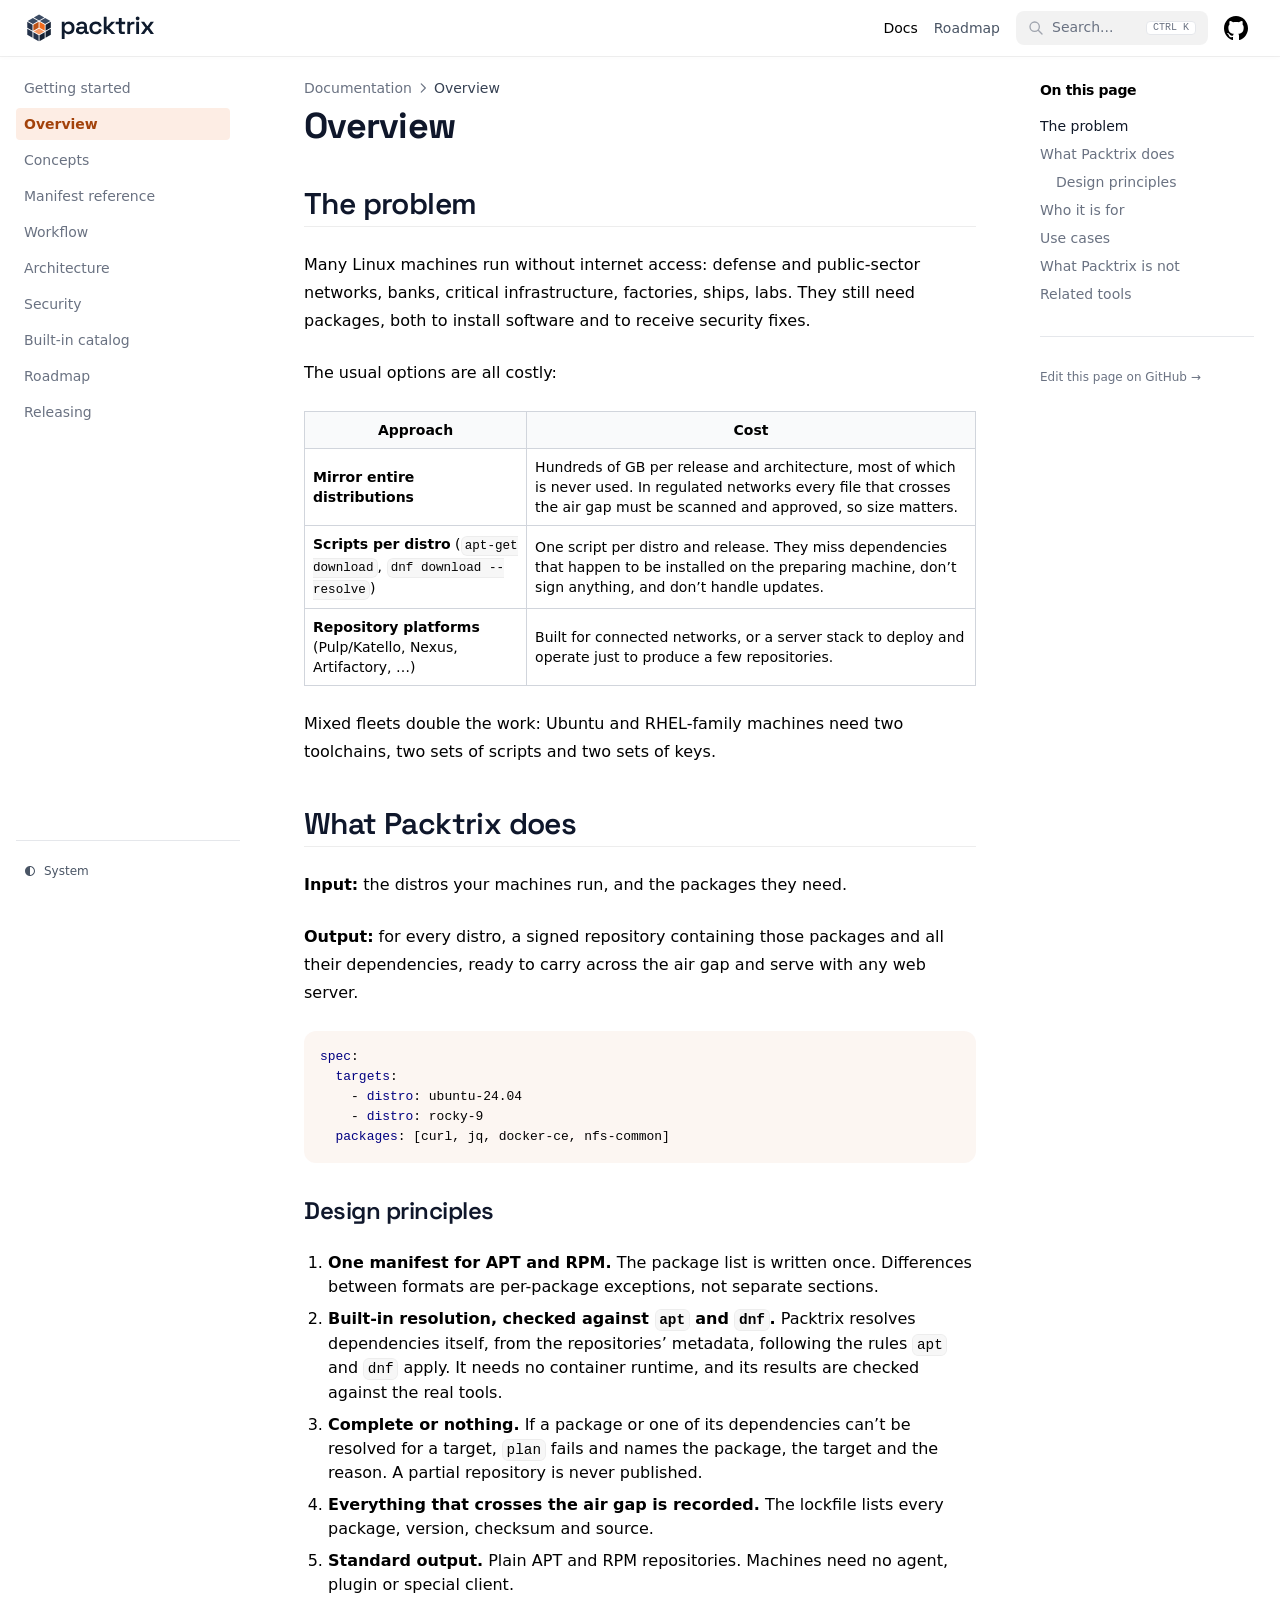
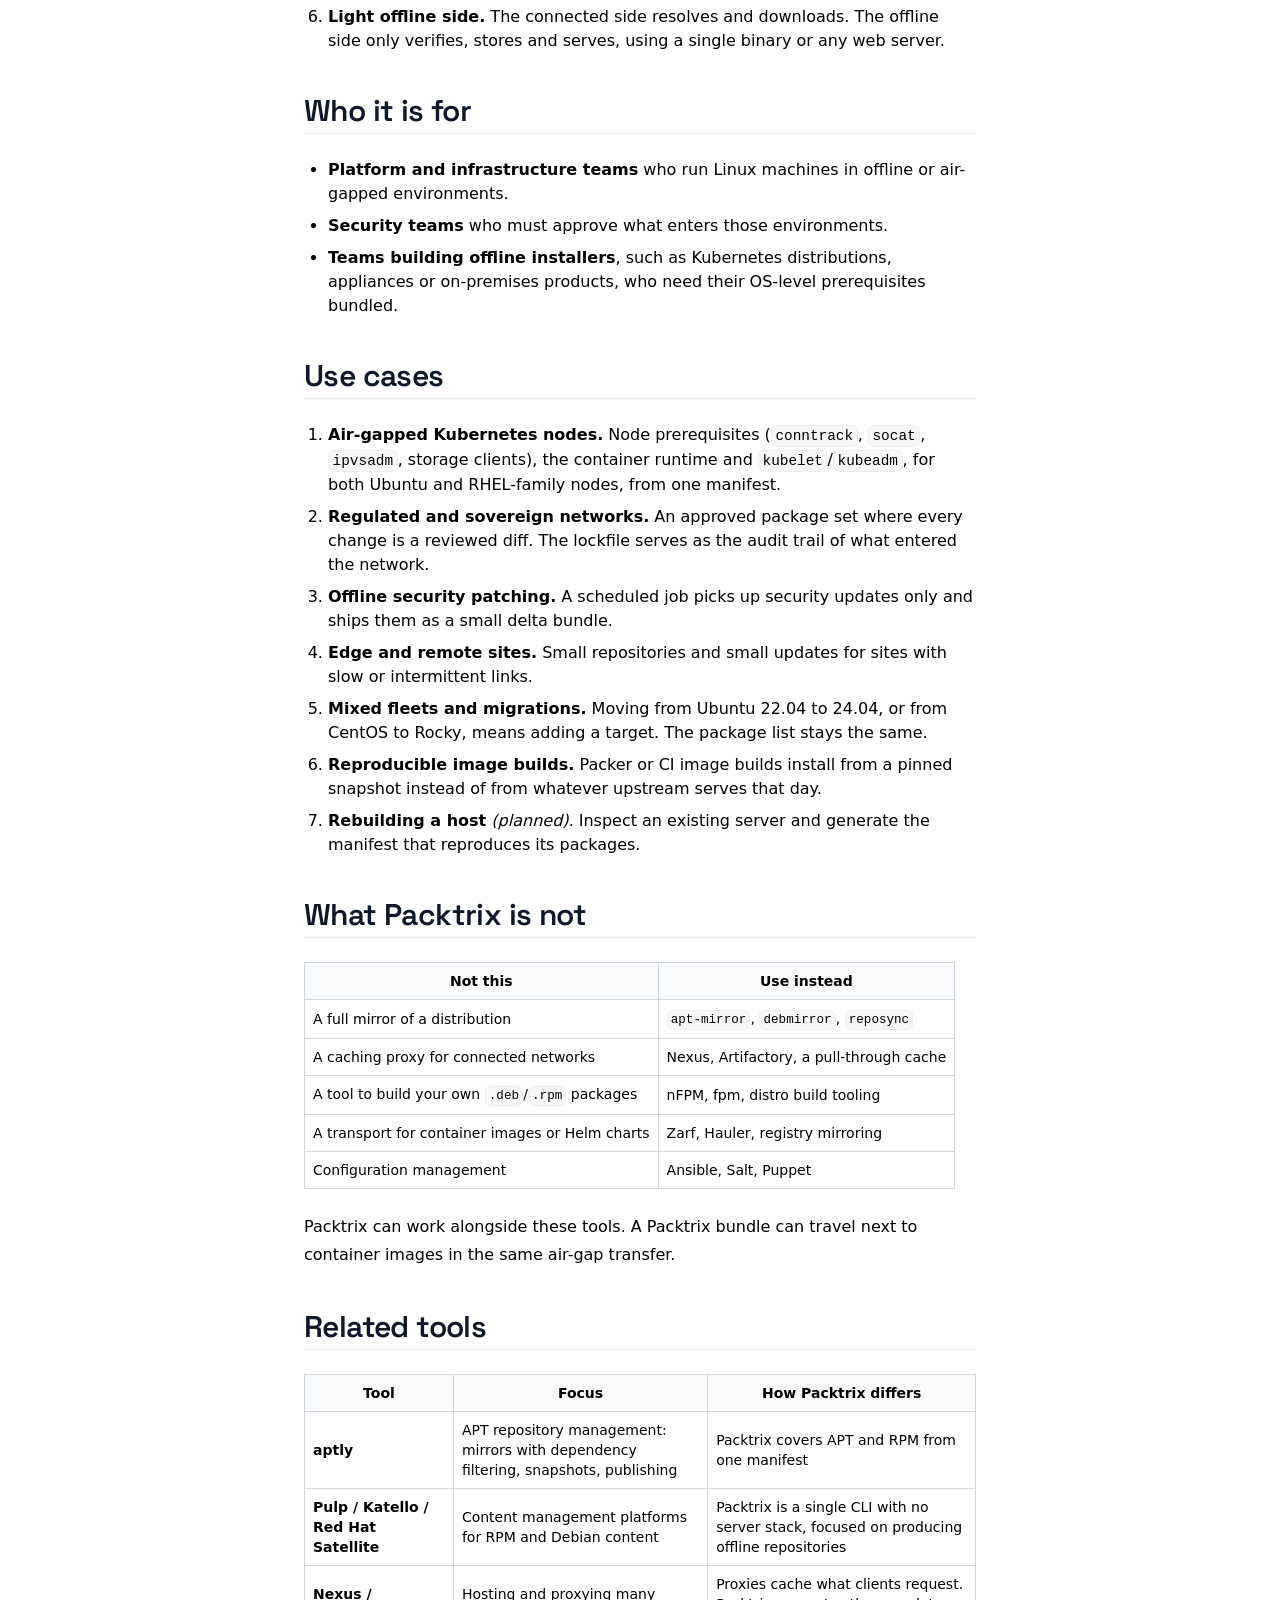
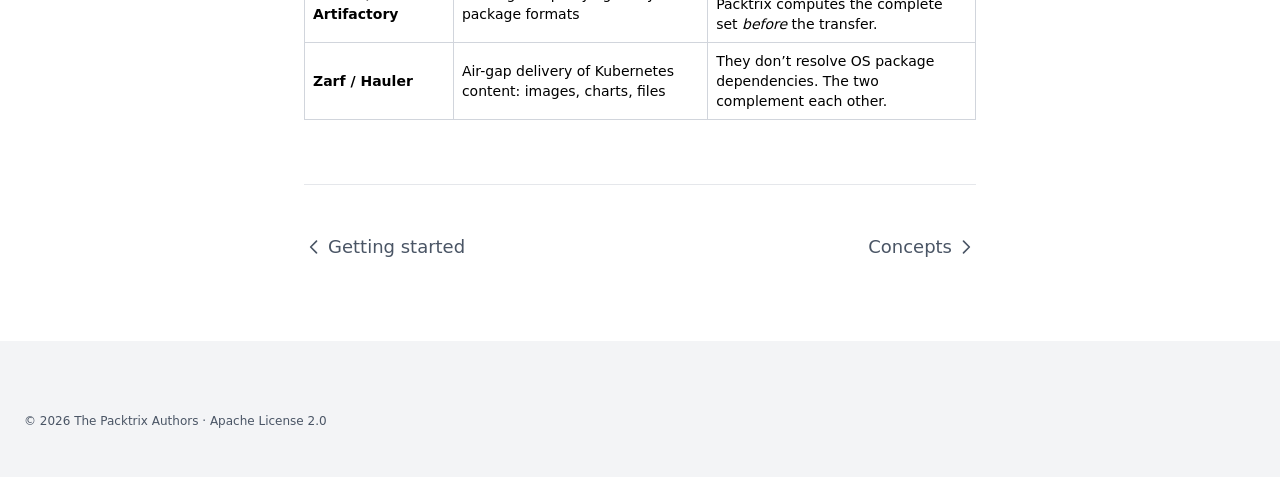
<file: docs/overview/index.html>
<!doctype html><html lang=en dir=ltr><head><meta charset=utf-8><meta name=viewport content="width=device-width,initial-scale=1"><meta name=robots content="index, follow"><link rel=icon href=/favicon.ico sizes=32x32><link rel=icon href=/favicon.svg type=image/svg+xml><link rel=apple-touch-icon href=/apple-touch-icon.png sizes=180x180><title>Overview – Packtrix</title><meta name=description content="The problem Many Linux machines run without internet access: defense and public-sector networks, banks, critical infrastructure, factories, ships, labs. They still need packages, both to install software and to receive security fixes.
The usual options are all costly:
Approach Cost Mirror entire distributions Hundreds of GB per release and architecture, most of which is never used. In regulated networks every file that crosses the air gap must be scanned and approved, so size matters. Scripts per distro (apt-get download, dnf download --resolve) One script per distro and release. They miss dependencies that happen to be installed on the preparing machine, don’t sign anything, and don’t handle updates. Repository platforms (Pulp/Katello, Nexus, Artifactory, …) Built for connected networks, or a server stack to deploy and operate just to produce a few repositories. Mixed fleets double the work: Ubuntu and RHEL-family machines need two toolchains, two sets of scripts and two sets of keys."><link rel=canonical href=https://packtrix.github.io/docs/overview/ itemprop=url><meta property="og:title" content="Overview"><meta property="og:description" content="
    
      The problem
    Many Linux machines run without internet access: defense and public-sector networks, banks, critical infrastructure, factories, ships, labs. They still need packages, both to install software and to receive security fixes.
The usual options are all costly:

	
			
					Approach
					Cost
			
	
	
			
					Mirror entire distributions
					Hundreds of GB per release and architecture, most of which is never used. In regulated networks every file that crosses the air gap must be scanned and approved, so size matters.
			
			
					Scripts per distro (apt-get download, dnf download --resolve)
					One script per distro and release. They miss dependencies that happen to be installed on the preparing machine, don&rsquo;t sign anything, and don&rsquo;t handle updates.
			
			
					Repository platforms (Pulp/Katello, Nexus, Artifactory, …)
					Built for connected networks, or a server stack to deploy and operate just to produce a few repositories.
			
	

Mixed fleets double the work: Ubuntu and RHEL-family machines need two toolchains, two sets of scripts and two sets of keys.
    
  "><meta property="og:type" content="
    article
  "><meta property="og:url" content="https://packtrix.github.io/docs/overview/"><meta property="og:image" content="https://packtrix.github.io/images/logo/social-preview.png"><meta property="article:section" content="docs"><meta itemprop=name content="Overview"><meta itemprop=description content="The problem Many Linux machines run without internet access: defense and public-sector networks, banks, critical infrastructure, factories, ships, labs. They still need packages, both to install software and to receive security fixes.
The usual options are all costly:
Approach Cost Mirror entire distributions Hundreds of GB per release and architecture, most of which is never used. In regulated networks every file that crosses the air gap must be scanned and approved, so size matters. Scripts per distro (apt-get download, dnf download --resolve) One script per distro and release. They miss dependencies that happen to be installed on the preparing machine, don’t sign anything, and don’t handle updates. Repository platforms (Pulp/Katello, Nexus, Artifactory, …) Built for connected networks, or a server stack to deploy and operate just to produce a few repositories. Mixed fleets double the work: Ubuntu and RHEL-family machines need two toolchains, two sets of scripts and two sets of keys."><meta itemprop=wordCount content="726"><meta itemprop=image content="https://packtrix.github.io/images/logo/social-preview.png"><meta name=twitter:card content="summary_large_image"><meta name=twitter:image content="https://packtrix.github.io/images/logo/social-preview.png"><meta name=twitter:title content="Overview"><meta name=twitter:description content="The problem Many Linux machines run without internet access: defense and public-sector networks, banks, critical infrastructure, factories, ships, labs. They still need packages, both to install software and to receive security fixes.
The usual options are all costly:
Approach Cost Mirror entire distributions Hundreds of GB per release and architecture, most of which is never used. In regulated networks every file that crosses the air gap must be scanned and approved, so size matters. Scripts per distro (apt-get download, dnf download --resolve) One script per distro and release. They miss dependencies that happen to be installed on the preparing machine, don’t sign anything, and don’t handle updates. Repository platforms (Pulp/Katello, Nexus, Artifactory, …) Built for connected networks, or a server stack to deploy and operate just to produce a few repositories. Mixed fleets double the work: Ubuntu and RHEL-family machines need two toolchains, two sets of scripts and two sets of keys."><link rel=preload href=/css/compiled/main.min.de859fe9a6a6393e52a2a5ff54522848df1f8c1ff4191987d0d72e400aaf82a0.css as=style integrity="sha256-3oWf6aamOT5SoqX/VFIoSN8fjB/0GRmH0NcuQAqvgqA="><link href=/css/compiled/main.min.de859fe9a6a6393e52a2a5ff54522848df1f8c1ff4191987d0d72e400aaf82a0.css rel=stylesheet integrity="sha256-3oWf6aamOT5SoqX/VFIoSN8fjB/0GRmH0NcuQAqvgqA="><script src=/js/main-head.min.bbb353731723c08eaf67b231610392e3665384806ddb6bee51d4a965494c762e.js integrity="sha256-u7NTcxcjwI6vZ7IxYQOS42ZThIBt22vuUdSpZUlMdi4="></script><link rel=preload href=/fonts/space-grotesk.woff2 as=font type=font/woff2 crossorigin><style>@font-face{font-family:space grotesk;src:url(/fonts/space-grotesk.woff2)format("woff2");font-weight:400 700;font-display:swap}</style></head><body><a href=#content class="hx:sr-only hx:focus-visible:not-sr-only hx:focus-visible:fixed hx:focus-visible:z-50 hx:focus-visible:top-2 hx:focus-visible:left-2 hx:focus-visible:bg-primary-500 hx:focus-visible:text-white hx:focus-visible:px-4 hx:focus-visible:py-2 hx:focus-visible:rounded-md hx:focus-visible:text-sm hx:focus-visible:font-medium">Skip to content</a><div class="hextra-nav-container hx:sticky hx:top-0 hx:z-20 hx:w-full hx:bg-transparent hx:print:hidden"><div class="hextra-nav-container-blur hx:pointer-events-none hx:absolute hx:z-[-1] hx:h-full hx:w-full hx:bg-white hx:dark:bg-dark hx:shadow-[0_2px_4px_rgba(0,0,0,.02),0_1px_0_rgba(0,0,0,.06)] hx:contrast-more:shadow-[0_0_0_1px_#000] hx:dark:shadow-[0_-1px_0_rgba(255,255,255,.1)_inset] hx:contrast-more:dark:shadow-[0_0_0_1px_#fff]"></div><nav class="hextra-max-navbar-width hx:mx-auto hx:flex hx:items-center hx:justify-end hx:gap-1 hx:md:gap-2 hx:h-[var(--hextra-navbar-height)] hx:px-6"><a class="hx:flex hx:items-center hx:hover:opacity-75 hx:ltr:mr-auto hx:rtl:ml-auto" href=/><img class="hx:mr-2 hx:block hx:dark:hidden" src=/images/logo/packtrix-logo.svg alt=Packtrix height=30 width=130>
<img class="hx:mr-2 hx:hidden hx:dark:block" src=/images/logo/packtrix-logo-dark.svg alt=Packtrix height=30 width=130>
</a><a title href=/docs class="hx:text-sm hx:contrast-more:text-gray-700 hx:contrast-more:dark:text-gray-100 hx:relative hx:-ml-2 hx:hidden hx:whitespace-nowrap hx:p-2 hx:md:inline-flex hx:items-center hx:gap-1 hx:font-medium"><span class=hx:text-center>Docs</span>
</a><a title href=/docs/roadmap class="hx:text-sm hx:contrast-more:text-gray-700 hx:contrast-more:dark:text-gray-100 hx:relative hx:-ml-2 hx:hidden hx:whitespace-nowrap hx:p-2 hx:md:inline-flex hx:items-center hx:gap-1 hx:text-gray-600 hx:hover:text-gray-800 hx:dark:text-gray-400 hx:dark:hover:text-gray-200"><span class=hx:text-center>Roadmap</span>
</a><button type=button class=hextra-search-trigger data-search-open aria-haspopup=dialog aria-controls=hextra-search-dialog aria-label=Search...><svg class="hextra-search-trigger-icon" focusable="false" fill="none" viewBox="0 0 24 24" stroke-width="2" stroke="currentColor" aria-hidden="true"><path stroke-linecap="round" stroke-linejoin="round" d="M21 21l-6-6m2-5A7 7 0 113 10a7 7 0 0114 0z"/></svg><span class=hextra-search-trigger-label>Search...</span>
<kbd class=hextra-search-trigger-kbd>CTRL K</kbd>
</button>
<a class="hx:p-1 hx:md:p-2 hx:text-current" target=_blank rel=noreferrer href=https://github.com/packtrix/packtrix title=GitHub><svg height="24" fill="currentColor" viewBox="3 3 18 18"><path d="M12 3C7.0275 3 3 7.12937 3 12.2276c0 4.0833 2.57625 7.5321 6.15374 8.7548C9.60374 21.0631 9.77249 20.7863 9.77249 20.5441 9.77249 20.3249 9.76125 19.5982 9.76125 18.8254 7.5 19.2522 6.915 18.2602 6.735 17.7412 6.63375 17.4759 6.19499 16.6569 5.8125 16.4378 5.4975 16.2647 5.0475 15.838 5.80124 15.8264 6.51 15.8149 7.01625 16.4954 7.18499 16.7723 7.99499 18.1679 9.28875 17.7758 9.80625 17.5335 9.885 16.9337 10.1212 16.53 10.38 16.2993 8.3775 16.0687 6.285 15.2728 6.285 11.7432c0-1.0035.34875-1.834.92249-2.47994C7.1175 9.03257 6.8025 8.08674 7.2975 6.81794c0 0 .753749999999999-.24223 2.47499.94583.72001-.20762 1.48501-.31143 2.25001-.31143C12.7875 7.45234 13.5525 7.55615 14.2725 7.76377c1.7212-1.19959 2.475-.94583 2.475-.94583C17.2424 8.08674 16.9275 9.03257 16.8375 9.26326 17.4113 9.9092 17.76 10.7281 17.76 11.7432c0 3.5411-2.1037 4.3255-4.1063 4.5561C13.98 16.5877 14.2613 17.1414 14.2613 18.0065 14.2613 19.2407 14.25 20.2326 14.25 20.5441 14.25 20.7863 14.4188 21.0746 14.8688 20.9824 16.6554 20.364 18.2079 19.1866 19.3078 17.6162c1.0999-1.5705 1.6917-3.4551 1.6922-5.3886C21 7.12937 16.9725 3 12 3z"/></svg>
<span class=hx:sr-only>GitHub</span>
</a><button type=button aria-label=Menu aria-expanded=false class="hextra-hamburger-menu hx:cursor-pointer hx:-mr-1 hx:rounded-sm hx:p-1 hx:active:bg-gray-400/20 hx:md:hidden hx:hextra-focus-visible-inset"><svg height="24" fill="none" viewBox="0 0 24 24" stroke="currentColor"><g><path stroke-linecap="round" stroke-linejoin="round" stroke-width="2" d="M4 8H20"/></g><g><path stroke-linecap="round" stroke-linejoin="round" stroke-width="2" d="M4 16H20"/></g></svg></button></nav></div><div class="hx:mx-auto hx:flex hextra-max-page-width"><aside class="hextra-sidebar-container hx:flex hx:flex-col hx:print:hidden hx:md:top-[var(--hextra-navbar-height)] hx:md:shrink-0 hx:md:w-64 hx:md:self-start hx:max-md:[transform:translate3d(0,-100%,0)] hx:md:sticky"><div class="hextra-scrollbar hx:overflow-y-auto hx:overflow-x-hidden hx:p-4 hx:grow hx:md:h-[calc(100vh-var(--hextra-navbar-height)-var(--menu-height))]"><ul class="hx:flex hx:flex-col hx:gap-1 hx:md:hidden"><li class=open><div class="hextra-sidebar-item hx:group hx:relative hx:flex hx:items-center" data-active=false><a class="hx:flex hx:items-center hx:justify-between hx:gap-2 hx:grow hx:cursor-pointer hx:rounded-sm hx:px-2 hx:py-1.5 hx:text-sm hx:transition-colors [-webkit-tap-highlight-color:transparent] [-webkit-touch-callout:none] hx:hextra-focus-visible-inset hx:ltr:pr-8 hx:rtl:pl-8 hx:text-gray-500 hx:hover:bg-gray-100 hx:hover:text-gray-900 hx:contrast-more:border hx:contrast-more:border-transparent hx:contrast-more:text-gray-900 hx:contrast-more:hover:border-gray-900 hx:dark:text-neutral-400 hx:dark:hover:bg-primary-100/5 hx:dark:hover:text-gray-50 hx:contrast-more:dark:text-gray-50 hx:contrast-more:dark:hover:border-gray-50" href=/docs/><span class="hx:min-w-0 [word-break:break-word]">Docs</span>
</a><button type=button class="hextra-sidebar-collapsible-button hx:absolute hx:top-1/2 hx:-translate-y-1/2 hx:ltr:right-2 hx:rtl:left-2 hx:shrink-0 hx:cursor-pointer hx:p-0 hx:text-gray-500 hx:dark:text-neutral-400 hx:group-hover:text-gray-900 hx:dark:group-hover:text-gray-50 hx:group-data-[active=true]:text-primary-800 hx:group-data-[active=true]:dark:text-primary-600 hx:hextra-focus-visible-inset" aria-label="Toggle section" aria-expanded=true><svg fill="none" viewBox="0 0 24 24" stroke="currentColor" aria-hidden="true" focusable="false" class="hx:h-[18px] hx:min-w-[18px] hx:rounded-xs hx:p-0.5 hx:hover:bg-gray-800/5 hx:dark:hover:bg-gray-100/5"><path stroke-linecap="round" stroke-linejoin="round" stroke-width="2" d="M9 5l7 7-7 7" class="hx:origin-center hx:transition-transform hx:rtl:-rotate-180"/></svg></button></div><div class="hextra-sidebar-children hx:ltr:pr-0 hx:rtl:pl-0 hx:overflow-hidden"><ul class='hx:relative hx:flex hx:flex-col hx:gap-1 hx:before:absolute hx:before:inset-y-1 hx:before:w-px hx:before:bg-gray-200 hx:before:content-[""] hx:ltr:ml-3 hx:ltr:pl-3 hx:ltr:before:left-0 hx:rtl:mr-3 hx:rtl:pr-3 hx:rtl:before:right-0 hx:dark:before:bg-neutral-800'><li class="hx:flex hx:flex-col"><div class="hextra-sidebar-item hx:group hx:relative hx:flex hx:items-center" data-active=false><a class="hx:flex hx:items-center hx:justify-between hx:gap-2 hx:grow hx:cursor-pointer hx:rounded-sm hx:px-2 hx:py-1.5 hx:text-sm hx:transition-colors [-webkit-tap-highlight-color:transparent] [-webkit-touch-callout:none] hx:hextra-focus-visible-inset hx:text-gray-500 hx:hover:bg-gray-100 hx:hover:text-gray-900 hx:contrast-more:border hx:contrast-more:border-transparent hx:contrast-more:text-gray-900 hx:contrast-more:hover:border-gray-900 hx:dark:text-neutral-400 hx:dark:hover:bg-primary-100/5 hx:dark:hover:text-gray-50 hx:contrast-more:dark:text-gray-50 hx:contrast-more:dark:hover:border-gray-50" href=/docs/getting-started/><span class="hx:min-w-0 [word-break:break-word]">Getting started</span></a></div></li><li class="hx:flex hx:flex-col open"><div class="hextra-sidebar-item hx:group hx:relative hx:flex hx:items-center" data-active=true><a class="hx:flex hx:items-center hx:justify-between hx:gap-2 hx:grow hx:cursor-pointer hx:rounded-sm hx:px-2 hx:py-1.5 hx:text-sm hx:transition-colors [-webkit-tap-highlight-color:transparent] [-webkit-touch-callout:none] hx:hextra-focus-visible-inset hextra-sidebar-active-item hx:bg-primary-100 hx:font-semibold hx:text-primary-800 hx:contrast-more:border hx:contrast-more:border-primary-500 hx:dark:bg-primary-400/10 hx:dark:text-primary-600 hx:contrast-more:dark:border-primary-500" href=/docs/overview/><span class="hx:min-w-0 [word-break:break-word]">Overview</span></a></div><ul class='hx:flex hx:flex-col hx:gap-1 hx:relative hx:before:absolute hx:before:inset-y-1 hx:before:w-px hx:before:bg-gray-200 hx:before:content-[""] hx:dark:before:bg-neutral-800 hx:ltr:pl-3 hx:ltr:before:left-0 hx:rtl:pr-3 hx:rtl:before:right-0 hx:ltr:ml-3 hx:rtl:mr-3'><li><a href=#the-problem class="hx:flex hx:rounded-sm hx:px-2 hx:py-1.5 hx:text-sm hx:transition-colors [word-break:break-word] hx:cursor-pointer [-webkit-tap-highlight-color:transparent] [-webkit-touch-callout:none] hx:contrast-more:border hx:gap-2 hx:before:opacity-25 hx:before:content-['#'] hx:text-gray-500 hx:hover:bg-gray-100 hx:hover:text-gray-900 hx:dark:text-neutral-400 hx:dark:hover:bg-primary-100/5 hx:dark:hover:text-gray-50 hx:contrast-more:text-gray-900 hx:contrast-more:dark:text-gray-50 hx:contrast-more:border-transparent hx:contrast-more:hover:border-gray-900 hx:contrast-more:dark:hover:border-gray-50">The problem</a></li><li><a href=#what-packtrix-does class="hx:flex hx:rounded-sm hx:px-2 hx:py-1.5 hx:text-sm hx:transition-colors [word-break:break-word] hx:cursor-pointer [-webkit-tap-highlight-color:transparent] [-webkit-touch-callout:none] hx:contrast-more:border hx:gap-2 hx:before:opacity-25 hx:before:content-['#'] hx:text-gray-500 hx:hover:bg-gray-100 hx:hover:text-gray-900 hx:dark:text-neutral-400 hx:dark:hover:bg-primary-100/5 hx:dark:hover:text-gray-50 hx:contrast-more:text-gray-900 hx:contrast-more:dark:text-gray-50 hx:contrast-more:border-transparent hx:contrast-more:hover:border-gray-900 hx:contrast-more:dark:hover:border-gray-50">What Packtrix does</a></li><li><a href=#who-it-is-for class="hx:flex hx:rounded-sm hx:px-2 hx:py-1.5 hx:text-sm hx:transition-colors [word-break:break-word] hx:cursor-pointer [-webkit-tap-highlight-color:transparent] [-webkit-touch-callout:none] hx:contrast-more:border hx:gap-2 hx:before:opacity-25 hx:before:content-['#'] hx:text-gray-500 hx:hover:bg-gray-100 hx:hover:text-gray-900 hx:dark:text-neutral-400 hx:dark:hover:bg-primary-100/5 hx:dark:hover:text-gray-50 hx:contrast-more:text-gray-900 hx:contrast-more:dark:text-gray-50 hx:contrast-more:border-transparent hx:contrast-more:hover:border-gray-900 hx:contrast-more:dark:hover:border-gray-50">Who it is for</a></li><li><a href=#use-cases class="hx:flex hx:rounded-sm hx:px-2 hx:py-1.5 hx:text-sm hx:transition-colors [word-break:break-word] hx:cursor-pointer [-webkit-tap-highlight-color:transparent] [-webkit-touch-callout:none] hx:contrast-more:border hx:gap-2 hx:before:opacity-25 hx:before:content-['#'] hx:text-gray-500 hx:hover:bg-gray-100 hx:hover:text-gray-900 hx:dark:text-neutral-400 hx:dark:hover:bg-primary-100/5 hx:dark:hover:text-gray-50 hx:contrast-more:text-gray-900 hx:contrast-more:dark:text-gray-50 hx:contrast-more:border-transparent hx:contrast-more:hover:border-gray-900 hx:contrast-more:dark:hover:border-gray-50">Use cases</a></li><li><a href=#what-packtrix-is-not class="hx:flex hx:rounded-sm hx:px-2 hx:py-1.5 hx:text-sm hx:transition-colors [word-break:break-word] hx:cursor-pointer [-webkit-tap-highlight-color:transparent] [-webkit-touch-callout:none] hx:contrast-more:border hx:gap-2 hx:before:opacity-25 hx:before:content-['#'] hx:text-gray-500 hx:hover:bg-gray-100 hx:hover:text-gray-900 hx:dark:text-neutral-400 hx:dark:hover:bg-primary-100/5 hx:dark:hover:text-gray-50 hx:contrast-more:text-gray-900 hx:contrast-more:dark:text-gray-50 hx:contrast-more:border-transparent hx:contrast-more:hover:border-gray-900 hx:contrast-more:dark:hover:border-gray-50">What Packtrix is not</a></li><li><a href=#related-tools class="hx:flex hx:rounded-sm hx:px-2 hx:py-1.5 hx:text-sm hx:transition-colors [word-break:break-word] hx:cursor-pointer [-webkit-tap-highlight-color:transparent] [-webkit-touch-callout:none] hx:contrast-more:border hx:gap-2 hx:before:opacity-25 hx:before:content-['#'] hx:text-gray-500 hx:hover:bg-gray-100 hx:hover:text-gray-900 hx:dark:text-neutral-400 hx:dark:hover:bg-primary-100/5 hx:dark:hover:text-gray-50 hx:contrast-more:text-gray-900 hx:contrast-more:dark:text-gray-50 hx:contrast-more:border-transparent hx:contrast-more:hover:border-gray-900 hx:contrast-more:dark:hover:border-gray-50">Related tools</a></li></ul></li><li class="hx:flex hx:flex-col"><div class="hextra-sidebar-item hx:group hx:relative hx:flex hx:items-center" data-active=false><a class="hx:flex hx:items-center hx:justify-between hx:gap-2 hx:grow hx:cursor-pointer hx:rounded-sm hx:px-2 hx:py-1.5 hx:text-sm hx:transition-colors [-webkit-tap-highlight-color:transparent] [-webkit-touch-callout:none] hx:hextra-focus-visible-inset hx:text-gray-500 hx:hover:bg-gray-100 hx:hover:text-gray-900 hx:contrast-more:border hx:contrast-more:border-transparent hx:contrast-more:text-gray-900 hx:contrast-more:hover:border-gray-900 hx:dark:text-neutral-400 hx:dark:hover:bg-primary-100/5 hx:dark:hover:text-gray-50 hx:contrast-more:dark:text-gray-50 hx:contrast-more:dark:hover:border-gray-50" href=/docs/concepts/><span class="hx:min-w-0 [word-break:break-word]">Concepts</span></a></div></li><li class="hx:flex hx:flex-col"><div class="hextra-sidebar-item hx:group hx:relative hx:flex hx:items-center" data-active=false><a class="hx:flex hx:items-center hx:justify-between hx:gap-2 hx:grow hx:cursor-pointer hx:rounded-sm hx:px-2 hx:py-1.5 hx:text-sm hx:transition-colors [-webkit-tap-highlight-color:transparent] [-webkit-touch-callout:none] hx:hextra-focus-visible-inset hx:text-gray-500 hx:hover:bg-gray-100 hx:hover:text-gray-900 hx:contrast-more:border hx:contrast-more:border-transparent hx:contrast-more:text-gray-900 hx:contrast-more:hover:border-gray-900 hx:dark:text-neutral-400 hx:dark:hover:bg-primary-100/5 hx:dark:hover:text-gray-50 hx:contrast-more:dark:text-gray-50 hx:contrast-more:dark:hover:border-gray-50" href=/docs/manifest/><span class="hx:min-w-0 [word-break:break-word]">Manifest reference</span></a></div></li><li class="hx:flex hx:flex-col"><div class="hextra-sidebar-item hx:group hx:relative hx:flex hx:items-center" data-active=false><a class="hx:flex hx:items-center hx:justify-between hx:gap-2 hx:grow hx:cursor-pointer hx:rounded-sm hx:px-2 hx:py-1.5 hx:text-sm hx:transition-colors [-webkit-tap-highlight-color:transparent] [-webkit-touch-callout:none] hx:hextra-focus-visible-inset hx:text-gray-500 hx:hover:bg-gray-100 hx:hover:text-gray-900 hx:contrast-more:border hx:contrast-more:border-transparent hx:contrast-more:text-gray-900 hx:contrast-more:hover:border-gray-900 hx:dark:text-neutral-400 hx:dark:hover:bg-primary-100/5 hx:dark:hover:text-gray-50 hx:contrast-more:dark:text-gray-50 hx:contrast-more:dark:hover:border-gray-50" href=/docs/workflow/><span class="hx:min-w-0 [word-break:break-word]">Workflow</span></a></div></li><li class="hx:flex hx:flex-col"><div class="hextra-sidebar-item hx:group hx:relative hx:flex hx:items-center" data-active=false><a class="hx:flex hx:items-center hx:justify-between hx:gap-2 hx:grow hx:cursor-pointer hx:rounded-sm hx:px-2 hx:py-1.5 hx:text-sm hx:transition-colors [-webkit-tap-highlight-color:transparent] [-webkit-touch-callout:none] hx:hextra-focus-visible-inset hx:text-gray-500 hx:hover:bg-gray-100 hx:hover:text-gray-900 hx:contrast-more:border hx:contrast-more:border-transparent hx:contrast-more:text-gray-900 hx:contrast-more:hover:border-gray-900 hx:dark:text-neutral-400 hx:dark:hover:bg-primary-100/5 hx:dark:hover:text-gray-50 hx:contrast-more:dark:text-gray-50 hx:contrast-more:dark:hover:border-gray-50" href=/docs/architecture/><span class="hx:min-w-0 [word-break:break-word]">Architecture</span></a></div></li><li class="hx:flex hx:flex-col"><div class="hextra-sidebar-item hx:group hx:relative hx:flex hx:items-center" data-active=false><a class="hx:flex hx:items-center hx:justify-between hx:gap-2 hx:grow hx:cursor-pointer hx:rounded-sm hx:px-2 hx:py-1.5 hx:text-sm hx:transition-colors [-webkit-tap-highlight-color:transparent] [-webkit-touch-callout:none] hx:hextra-focus-visible-inset hx:text-gray-500 hx:hover:bg-gray-100 hx:hover:text-gray-900 hx:contrast-more:border hx:contrast-more:border-transparent hx:contrast-more:text-gray-900 hx:contrast-more:hover:border-gray-900 hx:dark:text-neutral-400 hx:dark:hover:bg-primary-100/5 hx:dark:hover:text-gray-50 hx:contrast-more:dark:text-gray-50 hx:contrast-more:dark:hover:border-gray-50" href=/docs/security/><span class="hx:min-w-0 [word-break:break-word]">Security</span></a></div></li><li class="hx:flex hx:flex-col"><div class="hextra-sidebar-item hx:group hx:relative hx:flex hx:items-center" data-active=false><a class="hx:flex hx:items-center hx:justify-between hx:gap-2 hx:grow hx:cursor-pointer hx:rounded-sm hx:px-2 hx:py-1.5 hx:text-sm hx:transition-colors [-webkit-tap-highlight-color:transparent] [-webkit-touch-callout:none] hx:hextra-focus-visible-inset hx:text-gray-500 hx:hover:bg-gray-100 hx:hover:text-gray-900 hx:contrast-more:border hx:contrast-more:border-transparent hx:contrast-more:text-gray-900 hx:contrast-more:hover:border-gray-900 hx:dark:text-neutral-400 hx:dark:hover:bg-primary-100/5 hx:dark:hover:text-gray-50 hx:contrast-more:dark:text-gray-50 hx:contrast-more:dark:hover:border-gray-50" href=/docs/catalog/><span class="hx:min-w-0 [word-break:break-word]">Built-in catalog</span></a></div></li><li class="hx:flex hx:flex-col"><div class="hextra-sidebar-item hx:group hx:relative hx:flex hx:items-center" data-active=false><a class="hx:flex hx:items-center hx:justify-between hx:gap-2 hx:grow hx:cursor-pointer hx:rounded-sm hx:px-2 hx:py-1.5 hx:text-sm hx:transition-colors [-webkit-tap-highlight-color:transparent] [-webkit-touch-callout:none] hx:hextra-focus-visible-inset hx:text-gray-500 hx:hover:bg-gray-100 hx:hover:text-gray-900 hx:contrast-more:border hx:contrast-more:border-transparent hx:contrast-more:text-gray-900 hx:contrast-more:hover:border-gray-900 hx:dark:text-neutral-400 hx:dark:hover:bg-primary-100/5 hx:dark:hover:text-gray-50 hx:contrast-more:dark:text-gray-50 hx:contrast-more:dark:hover:border-gray-50" href=/docs/roadmap/><span class="hx:min-w-0 [word-break:break-word]">Roadmap</span></a></div></li><li class="hx:flex hx:flex-col"><div class="hextra-sidebar-item hx:group hx:relative hx:flex hx:items-center" data-active=false><a class="hx:flex hx:items-center hx:justify-between hx:gap-2 hx:grow hx:cursor-pointer hx:rounded-sm hx:px-2 hx:py-1.5 hx:text-sm hx:transition-colors [-webkit-tap-highlight-color:transparent] [-webkit-touch-callout:none] hx:hextra-focus-visible-inset hx:text-gray-500 hx:hover:bg-gray-100 hx:hover:text-gray-900 hx:contrast-more:border hx:contrast-more:border-transparent hx:contrast-more:text-gray-900 hx:contrast-more:hover:border-gray-900 hx:dark:text-neutral-400 hx:dark:hover:bg-primary-100/5 hx:dark:hover:text-gray-50 hx:contrast-more:dark:text-gray-50 hx:contrast-more:dark:hover:border-gray-50" href=/docs/releasing/><span class="hx:min-w-0 [word-break:break-word]">Releasing</span></a></div></li></ul></div></li><li><div class="hextra-sidebar-item hx:group hx:relative hx:flex hx:items-center" data-active=false><a class="hx:flex hx:items-center hx:justify-between hx:gap-2 hx:grow hx:cursor-pointer hx:rounded-sm hx:px-2 hx:py-1.5 hx:text-sm hx:transition-colors [-webkit-tap-highlight-color:transparent] [-webkit-touch-callout:none] hx:hextra-focus-visible-inset hx:text-gray-500 hx:hover:bg-gray-100 hx:hover:text-gray-900 hx:contrast-more:border hx:contrast-more:border-transparent hx:contrast-more:text-gray-900 hx:contrast-more:hover:border-gray-900 hx:dark:text-neutral-400 hx:dark:hover:bg-primary-100/5 hx:dark:hover:text-gray-50 hx:contrast-more:dark:text-gray-50 hx:contrast-more:dark:hover:border-gray-50" href=/docs/roadmap/><span class="hx:min-w-0 [word-break:break-word]">Roadmap</span></a></div></li></ul><ul class="hx:flex hx:flex-col hx:gap-1 hx:max-md:hidden"><li><div class="hextra-sidebar-item hx:group hx:relative hx:flex hx:items-center" data-active=false><a class="hx:flex hx:items-center hx:justify-between hx:gap-2 hx:grow hx:cursor-pointer hx:rounded-sm hx:px-2 hx:py-1.5 hx:text-sm hx:transition-colors [-webkit-tap-highlight-color:transparent] [-webkit-touch-callout:none] hx:hextra-focus-visible-inset hx:text-gray-500 hx:hover:bg-gray-100 hx:hover:text-gray-900 hx:contrast-more:border hx:contrast-more:border-transparent hx:contrast-more:text-gray-900 hx:contrast-more:hover:border-gray-900 hx:dark:text-neutral-400 hx:dark:hover:bg-primary-100/5 hx:dark:hover:text-gray-50 hx:contrast-more:dark:text-gray-50 hx:contrast-more:dark:hover:border-gray-50" href=/docs/getting-started/><span class="hx:min-w-0 [word-break:break-word]">Getting started</span></a></div></li><li class=open><div class="hextra-sidebar-item hx:group hx:relative hx:flex hx:items-center" data-active=true><a class="hx:flex hx:items-center hx:justify-between hx:gap-2 hx:grow hx:cursor-pointer hx:rounded-sm hx:px-2 hx:py-1.5 hx:text-sm hx:transition-colors [-webkit-tap-highlight-color:transparent] [-webkit-touch-callout:none] hx:hextra-focus-visible-inset hextra-sidebar-active-item hx:bg-primary-100 hx:font-semibold hx:text-primary-800 hx:contrast-more:border hx:contrast-more:border-primary-500 hx:dark:bg-primary-400/10 hx:dark:text-primary-600 hx:contrast-more:dark:border-primary-500" href=/docs/overview/><span class="hx:min-w-0 [word-break:break-word]">Overview</span></a></div></li><li><div class="hextra-sidebar-item hx:group hx:relative hx:flex hx:items-center" data-active=false><a class="hx:flex hx:items-center hx:justify-between hx:gap-2 hx:grow hx:cursor-pointer hx:rounded-sm hx:px-2 hx:py-1.5 hx:text-sm hx:transition-colors [-webkit-tap-highlight-color:transparent] [-webkit-touch-callout:none] hx:hextra-focus-visible-inset hx:text-gray-500 hx:hover:bg-gray-100 hx:hover:text-gray-900 hx:contrast-more:border hx:contrast-more:border-transparent hx:contrast-more:text-gray-900 hx:contrast-more:hover:border-gray-900 hx:dark:text-neutral-400 hx:dark:hover:bg-primary-100/5 hx:dark:hover:text-gray-50 hx:contrast-more:dark:text-gray-50 hx:contrast-more:dark:hover:border-gray-50" href=/docs/concepts/><span class="hx:min-w-0 [word-break:break-word]">Concepts</span></a></div></li><li><div class="hextra-sidebar-item hx:group hx:relative hx:flex hx:items-center" data-active=false><a class="hx:flex hx:items-center hx:justify-between hx:gap-2 hx:grow hx:cursor-pointer hx:rounded-sm hx:px-2 hx:py-1.5 hx:text-sm hx:transition-colors [-webkit-tap-highlight-color:transparent] [-webkit-touch-callout:none] hx:hextra-focus-visible-inset hx:text-gray-500 hx:hover:bg-gray-100 hx:hover:text-gray-900 hx:contrast-more:border hx:contrast-more:border-transparent hx:contrast-more:text-gray-900 hx:contrast-more:hover:border-gray-900 hx:dark:text-neutral-400 hx:dark:hover:bg-primary-100/5 hx:dark:hover:text-gray-50 hx:contrast-more:dark:text-gray-50 hx:contrast-more:dark:hover:border-gray-50" href=/docs/manifest/><span class="hx:min-w-0 [word-break:break-word]">Manifest reference</span></a></div></li><li><div class="hextra-sidebar-item hx:group hx:relative hx:flex hx:items-center" data-active=false><a class="hx:flex hx:items-center hx:justify-between hx:gap-2 hx:grow hx:cursor-pointer hx:rounded-sm hx:px-2 hx:py-1.5 hx:text-sm hx:transition-colors [-webkit-tap-highlight-color:transparent] [-webkit-touch-callout:none] hx:hextra-focus-visible-inset hx:text-gray-500 hx:hover:bg-gray-100 hx:hover:text-gray-900 hx:contrast-more:border hx:contrast-more:border-transparent hx:contrast-more:text-gray-900 hx:contrast-more:hover:border-gray-900 hx:dark:text-neutral-400 hx:dark:hover:bg-primary-100/5 hx:dark:hover:text-gray-50 hx:contrast-more:dark:text-gray-50 hx:contrast-more:dark:hover:border-gray-50" href=/docs/workflow/><span class="hx:min-w-0 [word-break:break-word]">Workflow</span></a></div></li><li><div class="hextra-sidebar-item hx:group hx:relative hx:flex hx:items-center" data-active=false><a class="hx:flex hx:items-center hx:justify-between hx:gap-2 hx:grow hx:cursor-pointer hx:rounded-sm hx:px-2 hx:py-1.5 hx:text-sm hx:transition-colors [-webkit-tap-highlight-color:transparent] [-webkit-touch-callout:none] hx:hextra-focus-visible-inset hx:text-gray-500 hx:hover:bg-gray-100 hx:hover:text-gray-900 hx:contrast-more:border hx:contrast-more:border-transparent hx:contrast-more:text-gray-900 hx:contrast-more:hover:border-gray-900 hx:dark:text-neutral-400 hx:dark:hover:bg-primary-100/5 hx:dark:hover:text-gray-50 hx:contrast-more:dark:text-gray-50 hx:contrast-more:dark:hover:border-gray-50" href=/docs/architecture/><span class="hx:min-w-0 [word-break:break-word]">Architecture</span></a></div></li><li><div class="hextra-sidebar-item hx:group hx:relative hx:flex hx:items-center" data-active=false><a class="hx:flex hx:items-center hx:justify-between hx:gap-2 hx:grow hx:cursor-pointer hx:rounded-sm hx:px-2 hx:py-1.5 hx:text-sm hx:transition-colors [-webkit-tap-highlight-color:transparent] [-webkit-touch-callout:none] hx:hextra-focus-visible-inset hx:text-gray-500 hx:hover:bg-gray-100 hx:hover:text-gray-900 hx:contrast-more:border hx:contrast-more:border-transparent hx:contrast-more:text-gray-900 hx:contrast-more:hover:border-gray-900 hx:dark:text-neutral-400 hx:dark:hover:bg-primary-100/5 hx:dark:hover:text-gray-50 hx:contrast-more:dark:text-gray-50 hx:contrast-more:dark:hover:border-gray-50" href=/docs/security/><span class="hx:min-w-0 [word-break:break-word]">Security</span></a></div></li><li><div class="hextra-sidebar-item hx:group hx:relative hx:flex hx:items-center" data-active=false><a class="hx:flex hx:items-center hx:justify-between hx:gap-2 hx:grow hx:cursor-pointer hx:rounded-sm hx:px-2 hx:py-1.5 hx:text-sm hx:transition-colors [-webkit-tap-highlight-color:transparent] [-webkit-touch-callout:none] hx:hextra-focus-visible-inset hx:text-gray-500 hx:hover:bg-gray-100 hx:hover:text-gray-900 hx:contrast-more:border hx:contrast-more:border-transparent hx:contrast-more:text-gray-900 hx:contrast-more:hover:border-gray-900 hx:dark:text-neutral-400 hx:dark:hover:bg-primary-100/5 hx:dark:hover:text-gray-50 hx:contrast-more:dark:text-gray-50 hx:contrast-more:dark:hover:border-gray-50" href=/docs/catalog/><span class="hx:min-w-0 [word-break:break-word]">Built-in catalog</span></a></div></li><li><div class="hextra-sidebar-item hx:group hx:relative hx:flex hx:items-center" data-active=false><a class="hx:flex hx:items-center hx:justify-between hx:gap-2 hx:grow hx:cursor-pointer hx:rounded-sm hx:px-2 hx:py-1.5 hx:text-sm hx:transition-colors [-webkit-tap-highlight-color:transparent] [-webkit-touch-callout:none] hx:hextra-focus-visible-inset hx:text-gray-500 hx:hover:bg-gray-100 hx:hover:text-gray-900 hx:contrast-more:border hx:contrast-more:border-transparent hx:contrast-more:text-gray-900 hx:contrast-more:hover:border-gray-900 hx:dark:text-neutral-400 hx:dark:hover:bg-primary-100/5 hx:dark:hover:text-gray-50 hx:contrast-more:dark:text-gray-50 hx:contrast-more:dark:hover:border-gray-50" href=/docs/roadmap/><span class="hx:min-w-0 [word-break:break-word]">Roadmap</span></a></div></li><li><div class="hextra-sidebar-item hx:group hx:relative hx:flex hx:items-center" data-active=false><a class="hx:flex hx:items-center hx:justify-between hx:gap-2 hx:grow hx:cursor-pointer hx:rounded-sm hx:px-2 hx:py-1.5 hx:text-sm hx:transition-colors [-webkit-tap-highlight-color:transparent] [-webkit-touch-callout:none] hx:hextra-focus-visible-inset hx:text-gray-500 hx:hover:bg-gray-100 hx:hover:text-gray-900 hx:contrast-more:border hx:contrast-more:border-transparent hx:contrast-more:text-gray-900 hx:contrast-more:hover:border-gray-900 hx:dark:text-neutral-400 hx:dark:hover:bg-primary-100/5 hx:dark:hover:text-gray-50 hx:contrast-more:dark:text-gray-50 hx:contrast-more:dark:hover:border-gray-50" href=/docs/releasing/><span class="hx:min-w-0 [word-break:break-word]">Releasing</span></a></div></li></ul></div><div class="hx:sticky hx:bottom-0 hx:max-h-(--menu-height) hx:bg-white hx:dark:bg-dark hx:mx-4 hx:py-4 hx:shadow-[0_-12px_16px_#fff] hx:flex hx:items-center hx:gap-2 hx:border-gray-200 hx:dark:border-neutral-800 hx:dark:shadow-[0_-12px_16px_#111] hx:contrast-more:border-neutral-400 hx:contrast-more:shadow-none hx:contrast-more:dark:shadow-none hx:border-t" data-toggle-animation=show><div class="hx:flex hx:grow hx:flex-col"><div class="hx:flex hx:justify-items-start hx:group" data-theme=light><button title="Change theme" data-state=closed data-location=bottom class="hextra-theme-toggle hx:cursor-pointer hx:rounded-md hx:text-left hx:font-medium hx:h-7 hx:px-2 hx:text-xs hx:hover:bg-gray-100 hx:hover:text-gray-900 hx:dark:hover:bg-primary-100/5 hx:dark:hover:text-gray-50 hx:font-medium hx:text-gray-600 hx:transition-colors hx:dark:text-gray-400 hx:grow" type=button aria-label="Change theme" aria-expanded=false aria-haspopup=menu><div class="hx:flex hx:items-center hx:gap-2 hx:capitalize"><svg height="12" class="hx:group-data-[theme=dark]:hidden hx:group-data-[theme=system]:hidden" fill="none" viewBox="0 0 24 24" stroke-width="2" stroke="currentColor" aria-hidden="true"><path stroke-linecap="round" stroke-linejoin="round" d="M12 3v1m0 16v1m9-9h-1M4 12H3m15.364 6.364-.707-.707M6.343 6.343l-.707-.707m12.728.0-.707.707M6.343 17.657l-.707.707M16 12a4 4 0 11-8 0 4 4 0 018 0z"/></svg><span class="hx:group-data-[theme=dark]:hidden hx:group-data-[theme=system]:hidden">Light</span><svg height="12" class="hx:group-data-[theme=light]:hidden hx:group-data-[theme=system]:hidden" fill="none" viewBox="0 0 24 24" stroke-width="2" stroke="currentColor" aria-hidden="true"><path stroke-linecap="round" stroke-linejoin="round" d="M20.354 15.354A9 9 0 018.646 3.646 9.003 9.003.0 0012 21a9.003 9.003.0 008.354-5.646z"/></svg><span class="hx:group-data-[theme=light]:hidden hx:group-data-[theme=system]:hidden">Dark</span><svg height="12" class="hx:group-data-[theme=dark]:hidden hx:group-data-[theme=light]:hidden" viewBox="0 0 24 24" fill="currentColor"><path d="M11.996094 2C6.4986225 2.0192368 2.03125 6.5024993 2.03125 12c0 5.497501 4.4673725 9.980763 9.964844 10H12 12.0039c5.497471-.01924 9.964844-4.502499 9.964844-10 0-5.4975007-4.467373-9.9807632-9.964844-10H12zM12 4c4.417218.017598 7.96875 3.5822356 7.96875 8 0 4.417764-3.551532 7.982402-7.96875 8z"/></svg>
<span class="hx:group-data-[theme=dark]:hidden hx:group-data-[theme=light]:hidden">System</span></div></button><ul class="hextra-theme-toggle-options hx:hidden hx:z-20 hx:max-h-64 hx:overflow-auto hx:rounded-lg hx:border hx:border-gray-200 hx:bg-white hx:p-1 hx:text-sm hx:shadow-lg hx:dark:border-neutral-700 hx:dark:bg-neutral-900" style="position:fixed;inset:auto auto 0 0;margin:0;min-width:100px" data-theme=light role=menu><li role=none class="hx:flex hx:flex-col"><button type=button role=menuitemradio aria-checked=true tabindex=-1 data-item=light class="hx:text-gray-700 hx:dark:text-gray-300 hx:hover:bg-gray-100 hx:hover:text-gray-900 hx:dark:hover:bg-neutral-800 hx:dark:hover:text-gray-100 hx:relative hx:cursor-pointer hx:whitespace-nowrap hx:rounded-sm hx:py-1.5 hx:transition-colors hx:ltr:pl-3 hx:ltr:pr-9 hx:rtl:pr-3 hx:rtl:pl-9 hx:text-left hx:w-full hx:bg-transparent hx:border-0">
Light
<span class="hx:absolute hx:inset-y-0 hx:flex hx:items-center hx:ltr:right-3 hx:rtl:left-3 hx:group-data-[theme=dark]:hidden hx:group-data-[theme=system]:hidden"><svg height="1em" width="1em" fill="none" viewBox="0 0 24 24" stroke-width="2" stroke="currentColor" aria-hidden="true"><path stroke-linecap="round" stroke-linejoin="round" d="M5 13l4 4L19 7"/></svg></span></button></li><li role=none class="hx:flex hx:flex-col"><button type=button role=menuitemradio aria-checked=false tabindex=-1 data-item=dark class="hx:text-gray-700 hx:dark:text-gray-300 hx:hover:bg-gray-100 hx:hover:text-gray-900 hx:dark:hover:bg-neutral-800 hx:dark:hover:text-gray-100 hx:relative hx:cursor-pointer hx:whitespace-nowrap hx:rounded-sm hx:py-1.5 hx:transition-colors hx:ltr:pl-3 hx:ltr:pr-9 hx:rtl:pr-3 hx:rtl:pl-9 hx:text-left hx:w-full hx:bg-transparent hx:border-0">
Dark
<span class="hx:absolute hx:inset-y-0 hx:flex hx:items-center hx:ltr:right-3 hx:rtl:left-3 hx:group-data-[theme=light]:hidden hx:group-data-[theme=system]:hidden"><svg height="1em" width="1em" fill="none" viewBox="0 0 24 24" stroke-width="2" stroke="currentColor" aria-hidden="true"><path stroke-linecap="round" stroke-linejoin="round" d="M5 13l4 4L19 7"/></svg></span></button></li><li role=none class="hx:flex hx:flex-col"><button type=button role=menuitemradio aria-checked=false tabindex=-1 data-item=system class="hx:text-gray-700 hx:dark:text-gray-300 hx:hover:bg-gray-100 hx:hover:text-gray-900 hx:dark:hover:bg-neutral-800 hx:dark:hover:text-gray-100 hx:relative hx:cursor-pointer hx:whitespace-nowrap hx:rounded-sm hx:py-1.5 hx:transition-colors hx:ltr:pl-3 hx:ltr:pr-9 hx:rtl:pr-3 hx:rtl:pl-9 hx:text-left hx:w-full hx:bg-transparent hx:border-0">
System
<span class="hx:absolute hx:inset-y-0 hx:flex hx:items-center hx:ltr:right-3 hx:rtl:left-3 hx:group-data-[theme=dark]:hidden hx:group-data-[theme=light]:hidden"><svg height="1em" width="1em" fill="none" viewBox="0 0 24 24" stroke-width="2" stroke="currentColor" aria-hidden="true"><path stroke-linecap="round" stroke-linejoin="round" d="M5 13l4 4L19 7"/></svg></span></button></li></ul></div></div></div></aside><nav class="hextra-toc hx:order-last hx:hidden hx:w-64 hx:shrink-0 hx:xl:block hx:print:hidden hx:px-4" aria-label="Table of contents"><div class="hextra-scrollbar hx:sticky hx:top-[var(--hextra-navbar-height)] hx:overflow-y-auto hx:pr-4 hx:pt-6 hx:text-sm [hyphens:auto] hx:max-h-[calc(100vh-var(--hextra-navbar-height)-env(safe-area-inset-bottom))] hx:ltr:-mr-4 hx:rtl:-ml-4"><p class="hx:mb-4 hx:font-semibold hx:tracking-tight">On this page</p><ul><li class="hx:my-2 hx:scroll-my-6 hx:scroll-py-6"><a class="hx:font-medium hx:inline-block hx:rounded-sm hx:text-gray-500 hx:hover:text-gray-900 hx:dark:text-gray-400 hx:dark:hover:text-gray-300 hx:contrast-more:text-gray-900 hx:contrast-more:underline hx:contrast-more:dark:text-gray-50 hx:w-full hx:wrap-break-word hx:hextra-focus-visible-inset" href=#the-problem>The problem</a></li><li class="hx:my-2 hx:scroll-my-6 hx:scroll-py-6"><a class="hx:font-medium hx:inline-block hx:rounded-sm hx:text-gray-500 hx:hover:text-gray-900 hx:dark:text-gray-400 hx:dark:hover:text-gray-300 hx:contrast-more:text-gray-900 hx:contrast-more:underline hx:contrast-more:dark:text-gray-50 hx:w-full hx:wrap-break-word hx:hextra-focus-visible-inset" href=#what-packtrix-does>What Packtrix does</a></li><li class="hx:my-2 hx:scroll-my-6 hx:scroll-py-6"><a class="hx:ltr:pl-4 hx:rtl:pr-4 hx:inline-block hx:rounded-sm hx:text-gray-500 hx:hover:text-gray-900 hx:dark:text-gray-400 hx:dark:hover:text-gray-300 hx:contrast-more:text-gray-900 hx:contrast-more:underline hx:contrast-more:dark:text-gray-50 hx:w-full hx:wrap-break-word hx:hextra-focus-visible-inset" href=#design-principles>Design principles</a></li><li class="hx:my-2 hx:scroll-my-6 hx:scroll-py-6"><a class="hx:font-medium hx:inline-block hx:rounded-sm hx:text-gray-500 hx:hover:text-gray-900 hx:dark:text-gray-400 hx:dark:hover:text-gray-300 hx:contrast-more:text-gray-900 hx:contrast-more:underline hx:contrast-more:dark:text-gray-50 hx:w-full hx:wrap-break-word hx:hextra-focus-visible-inset" href=#who-it-is-for>Who it is for</a></li><li class="hx:my-2 hx:scroll-my-6 hx:scroll-py-6"><a class="hx:font-medium hx:inline-block hx:rounded-sm hx:text-gray-500 hx:hover:text-gray-900 hx:dark:text-gray-400 hx:dark:hover:text-gray-300 hx:contrast-more:text-gray-900 hx:contrast-more:underline hx:contrast-more:dark:text-gray-50 hx:w-full hx:wrap-break-word hx:hextra-focus-visible-inset" href=#use-cases>Use cases</a></li><li class="hx:my-2 hx:scroll-my-6 hx:scroll-py-6"><a class="hx:font-medium hx:inline-block hx:rounded-sm hx:text-gray-500 hx:hover:text-gray-900 hx:dark:text-gray-400 hx:dark:hover:text-gray-300 hx:contrast-more:text-gray-900 hx:contrast-more:underline hx:contrast-more:dark:text-gray-50 hx:w-full hx:wrap-break-word hx:hextra-focus-visible-inset" href=#what-packtrix-is-not>What Packtrix is not</a></li><li class="hx:my-2 hx:scroll-my-6 hx:scroll-py-6"><a class="hx:font-medium hx:inline-block hx:rounded-sm hx:text-gray-500 hx:hover:text-gray-900 hx:dark:text-gray-400 hx:dark:hover:text-gray-300 hx:contrast-more:text-gray-900 hx:contrast-more:underline hx:contrast-more:dark:text-gray-50 hx:w-full hx:wrap-break-word hx:hextra-focus-visible-inset" href=#related-tools>Related tools</a></li></ul><div class="hx:mt-8 hx:border-t hx:bg-white hx:pt-8 hx:shadow-[0_-12px_16px_white] hx:dark:bg-dark hx:dark:shadow-[0_-12px_16px_#111] hx:sticky hx:bottom-0 hx:flex hx:flex-col hx:items-start hx:gap-2 hx:pb-8 hx:border-gray-200 hx:dark:border-neutral-800 hx:contrast-more:border-t hx:contrast-more:border-neutral-400 hx:contrast-more:shadow-none hx:contrast-more:dark:border-neutral-400"><a class="hx:inline-block hx:rounded-sm hx:text-xs hx:font-medium hx:text-gray-500 hx:hover:text-gray-900 hx:dark:text-gray-400 hx:dark:hover:text-gray-100 hx:contrast-more:text-gray-800 hx:contrast-more:dark:text-gray-50 hx:hextra-focus-visible-inset" href=https://github.com/packtrix/packtrix/edit/main/docs/overview.md target=_blank rel=noreferrer>Edit this page on GitHub →</a>
<button id=backToTop tabindex=-1 class="hx:cursor-pointer hx:transition-all hx:duration-75 hx:opacity-0 hx:text-xs hx:font-medium hx:text-gray-500 hx:hover:text-gray-900 hx:dark:text-gray-400 hx:dark:hover:text-gray-100 hx:contrast-more:text-gray-800 hx:contrast-more:dark:text-gray-50">
<span>Scroll to top</span>
<svg fill="none" viewBox="0 0 24 24" stroke-width="1.5" stroke="currentColor" aria-hidden="true" focusable="false" class="hx:inline hx:ltr:ml-1 hx:rtl:mr-1 hx:h-3.5 hx:w-3.5 hx:rounded-full hx:border hx:border-gray-500 hx:hover:border-gray-900 hx:dark:border-gray-400 hx:dark:hover:border-gray-100 hx:contrast-more:border-gray-800 hx:contrast-more:dark:border-gray-50"><path stroke-linecap="round" stroke-linejoin="round" d="M4.5 15.75l7.5-7.5 7.5 7.5"/></svg></button></div></div></nav><article class="hx:w-full hx:break-words hx:flex hx:min-h-[calc(100vh-var(--hextra-navbar-height))] hx:min-w-0 hx:justify-center hx:pb-8 hx:pr-[calc(env(safe-area-inset-right)-1.5rem)]"><main id=content class="hx:w-full hx:min-w-0 hextra-max-content-width hx:px-6 hx:pt-4 hx:md:px-12"><div class="hx:mt-1.5 hx:flex hx:items-center hx:gap-1 hx:overflow-hidden hx:text-sm hx:text-gray-500 hx:dark:text-gray-400 hx:contrast-more:text-current"><div class="hx:whitespace-nowrap hx:transition-colors hx:min-w-[24px] hx:overflow-hidden hx:text-ellipsis hx:hover:text-gray-900 hx:dark:hover:text-gray-100"><a href=/docs/ class="hx:inline-block hx:rounded-sm hx:hextra-focus-visible-inset">Documentation</a></div><svg class="hx:w-3.5 hx:shrink-0 hx:rtl:-rotate-180" fill="none" viewBox="0 0 24 24" stroke-width="2" stroke="currentColor" aria-hidden="true"><path stroke-linecap="round" stroke-linejoin="round" d="M9 5l7 7-7 7"/></svg><div class="hx:whitespace-nowrap hx:transition-colors hx:font-medium hx:text-gray-700 hx:contrast-more:font-bold hx:contrast-more:text-current hx:dark:text-gray-100 hx:contrast-more:dark:text-current">Overview</div></div><div class=content><div class="hx:flex hx:flex-col hx:sm:flex-row hx:items-start hx:sm:items-center hx:sm:justify-between hx:gap-4 hx:mb-4"><h1 class=hx:mb-0>Overview</h1></div><h2 data-hextra-search-id=the-problem>The problem<span class="hx:absolute hx:-mt-20" id=the-problem></span>
<a href=#the-problem class=subheading-anchor aria-label="Permalink for this section"></a></h2><p>Many Linux machines run without internet access: defense and public-sector networks, banks, critical infrastructure, factories, ships, labs. They still need packages, both to install software and to receive security fixes.</p><p>The usual options are all costly:</p><table><thead><tr><th>Approach</th><th>Cost</th></tr></thead><tbody><tr><td><strong>Mirror entire distributions</strong></td><td>Hundreds of GB per release and architecture, most of which is never used. In regulated networks every file that crosses the air gap must be scanned and approved, so size matters.</td></tr><tr><td><strong>Scripts per distro</strong> (<code>apt-get download</code>, <code>dnf download --resolve</code>)</td><td>One script per distro and release. They miss dependencies that happen to be installed on the preparing machine, don&rsquo;t sign anything, and don&rsquo;t handle updates.</td></tr><tr><td><strong>Repository platforms</strong> (Pulp/Katello, Nexus, Artifactory, …)</td><td>Built for connected networks, or a server stack to deploy and operate just to produce a few repositories.</td></tr></tbody></table><p>Mixed fleets double the work: Ubuntu and RHEL-family machines need two toolchains, two sets of scripts and two sets of keys.</p><h2 data-hextra-search-id=what-packtrix-does>What Packtrix does<span class="hx:absolute hx:-mt-20" id=what-packtrix-does></span>
<a href=#what-packtrix-does class=subheading-anchor aria-label="Permalink for this section"></a></h2><p><strong>Input:</strong> the distros your machines run, and the packages they need.</p><p><strong>Output:</strong> for every distro, a signed repository containing those packages and all their dependencies, ready to carry across the air gap and serve with any web server.</p><div class="hextra-code-block hx:relative hx:mt-6 hx:first:mt-0 hx:group/code"><div><div class=highlight><pre tabindex=0 class=chroma><code class=language-yaml data-lang=yaml><span class=line><span class=cl><span class=nt>spec</span><span class=p>:</span><span class=w>
</span></span></span><span class=line><span class=cl><span class=w>  </span><span class=nt>targets</span><span class=p>:</span><span class=w>
</span></span></span><span class=line><span class=cl><span class=w>    </span>- <span class=nt>distro</span><span class=p>:</span><span class=w> </span><span class=l>ubuntu-24.04</span><span class=w>
</span></span></span><span class=line><span class=cl><span class=w>    </span>- <span class=nt>distro</span><span class=p>:</span><span class=w> </span><span class=l>rocky-9</span><span class=w>
</span></span></span><span class=line><span class=cl><span class=w>  </span><span class=nt>packages</span><span class=p>:</span><span class=w> </span><span class=p>[</span><span class=l>curl, jq, docker-ce, nfs-common]</span></span></span></code></pre></div></div><div class="hextra-code-copy-btn-container hx:opacity-0 hx:transition hx:group-hover/code:opacity-100 hx:flex hx:gap-1 hx:absolute hx:m-[11px] hx:right-0 hx:top-0"><button class="hextra-code-copy-btn hx:group/copybtn hx:cursor-pointer hx:transition-all hx:active:opacity-50 hx:bg-primary-700/5 hx:border hx:border-black/5 hx:text-gray-600 hx:hover:text-gray-900 hx:rounded-md hx:p-1.5 hx:dark:bg-primary-300/10 hx:dark:border-white/10 hx:dark:text-gray-400 hx:dark:hover:text-gray-50" title="Copy code" aria-label="Copy code" data-copied-label=Copied!><div class="hextra-copy-icon hx:group-[.copied]/copybtn:hidden hx:pointer-events-none hx:h-4 hx:w-4"></div><div class="hextra-success-icon hx:hidden hx:group-[.copied]/copybtn:block hx:pointer-events-none hx:h-4 hx:w-4"></div></button></div></div><h3 data-hextra-search-id=design-principles>Design principles<span class="hx:absolute hx:-mt-20" id=design-principles></span>
<a href=#design-principles class=subheading-anchor aria-label="Permalink for this section"></a></h3><ol><li><strong>One manifest for APT and RPM.</strong> The package list is written once. Differences between formats are per-package exceptions, not separate sections.</li><li><strong>Built-in resolution, checked against <code>apt</code> and <code>dnf</code>.</strong> Packtrix resolves dependencies itself, from the repositories&rsquo; metadata, following the rules <code>apt</code> and <code>dnf</code> apply. It needs no container runtime, and its results are checked against the real tools.</li><li><strong>Complete or nothing.</strong> If a package or one of its dependencies can&rsquo;t be resolved for a target, <code>plan</code> fails and names the package, the target and the reason. A partial repository is never published.</li><li><strong>Everything that crosses the air gap is recorded.</strong> The lockfile lists every package, version, checksum and source.</li><li><strong>Standard output.</strong> Plain APT and RPM repositories. Machines need no agent, plugin or special client.</li><li><strong>Light offline side.</strong> The connected side resolves and downloads. The offline side only verifies, stores and serves, using a single binary or any web server.</li></ol><h2 data-hextra-search-id=who-it-is-for>Who it is for<span class="hx:absolute hx:-mt-20" id=who-it-is-for></span>
<a href=#who-it-is-for class=subheading-anchor aria-label="Permalink for this section"></a></h2><ul><li><strong>Platform and infrastructure teams</strong> who run Linux machines in offline or air-gapped environments.</li><li><strong>Security teams</strong> who must approve what enters those environments.</li><li><strong>Teams building offline installers</strong>, such as Kubernetes distributions, appliances or on-premises products, who need their OS-level prerequisites bundled.</li></ul><h2 data-hextra-search-id=use-cases>Use cases<span class="hx:absolute hx:-mt-20" id=use-cases></span>
<a href=#use-cases class=subheading-anchor aria-label="Permalink for this section"></a></h2><ol><li><strong>Air-gapped Kubernetes nodes.</strong> Node prerequisites (<code>conntrack</code>, <code>socat</code>, <code>ipvsadm</code>, storage clients), the container runtime and <code>kubelet</code>/<code>kubeadm</code>, for both Ubuntu and RHEL-family nodes, from one manifest.</li><li><strong>Regulated and sovereign networks.</strong> An approved package set where every change is a reviewed diff. The lockfile serves as the audit trail of what entered the network.</li><li><strong>Offline security patching.</strong> A scheduled job picks up security updates only and ships them as a small delta bundle.</li><li><strong>Edge and remote sites.</strong> Small repositories and small updates for sites with slow or intermittent links.</li><li><strong>Mixed fleets and migrations.</strong> Moving from Ubuntu 22.04 to 24.04, or from CentOS to Rocky, means adding a target. The package list stays the same.</li><li><strong>Reproducible image builds.</strong> Packer or CI image builds install from a pinned snapshot instead of from whatever upstream serves that day.</li><li><strong>Rebuilding a host</strong> <em>(planned).</em> Inspect an existing server and generate the manifest that reproduces its packages.</li></ol><h2 data-hextra-search-id=what-packtrix-is-not>What Packtrix is not<span class="hx:absolute hx:-mt-20" id=what-packtrix-is-not></span>
<a href=#what-packtrix-is-not class=subheading-anchor aria-label="Permalink for this section"></a></h2><table><thead><tr><th>Not this</th><th>Use instead</th></tr></thead><tbody><tr><td>A full mirror of a distribution</td><td><code>apt-mirror</code>, <code>debmirror</code>, <code>reposync</code></td></tr><tr><td>A caching proxy for connected networks</td><td>Nexus, Artifactory, a pull-through cache</td></tr><tr><td>A tool to build your own <code>.deb</code>/<code>.rpm</code> packages</td><td>nFPM, fpm, distro build tooling</td></tr><tr><td>A transport for container images or Helm charts</td><td>Zarf, Hauler, registry mirroring</td></tr><tr><td>Configuration management</td><td>Ansible, Salt, Puppet</td></tr></tbody></table><p>Packtrix can work alongside these tools. A Packtrix bundle can travel next to container images in the same air-gap transfer.</p><h2 data-hextra-search-id=related-tools>Related tools<span class="hx:absolute hx:-mt-20" id=related-tools></span>
<a href=#related-tools class=subheading-anchor aria-label="Permalink for this section"></a></h2><table><thead><tr><th>Tool</th><th>Focus</th><th>How Packtrix differs</th></tr></thead><tbody><tr><td><strong>aptly</strong></td><td>APT repository management: mirrors with dependency filtering, snapshots, publishing</td><td>Packtrix covers APT and RPM from one manifest</td></tr><tr><td><strong>Pulp / Katello / Red Hat Satellite</strong></td><td>Content management platforms for RPM and Debian content</td><td>Packtrix is a single CLI with no server stack, focused on producing offline repositories</td></tr><tr><td><strong>Nexus / Artifactory</strong></td><td>Hosting and proxying many package formats</td><td>Proxies cache what clients request. Packtrix computes the complete set <em>before</em> the transfer.</td></tr><tr><td><strong>Zarf / Hauler</strong></td><td>Air-gap delivery of Kubernetes content: images, charts, files</td><td>They don&rsquo;t resolve OS package dependencies. The two complement each other.</td></tr></tbody></table></div><div class=hx:mt-16></div><div class="hx:mb-8 hx:flex hx:items-center hx:border-t hx:pt-8 hx:border-gray-200 hx:dark:border-neutral-800 hx:contrast-more:border-neutral-400 hx:dark:contrast-more:border-neutral-400 hx:print:hidden"><a href=/docs/getting-started/ title="Getting started" class="hx:flex hx:max-w-[50%] hx:items-center hx:gap-1 hx:py-4 hx:text-base hx:font-medium hx:text-gray-600 hx:transition-colors [word-break:break-word] hx:hover:text-primary-600 hx:dark:text-gray-300 hx:md:text-lg hx:ltr:pr-4 hx:rtl:pl-4"><svg class="hx:inline hx:h-5 hx:shrink-0 hx:ltr:rotate-180" fill="none" viewBox="0 0 24 24" stroke-width="2" stroke="currentColor" aria-hidden="true"><path stroke-linecap="round" stroke-linejoin="round" d="M9 5l7 7-7 7"/></svg>Getting started</a><a href=/docs/concepts/ title=Concepts class="hx:flex hx:max-w-[50%] hx:items-center hx:gap-1 hx:py-4 hx:text-base hx:font-medium hx:text-gray-600 hx:transition-colors [word-break:break-word] hx:hover:text-primary-600 hx:dark:text-gray-300 hx:md:text-lg hx:ltr:ml-auto hx:ltr:pl-4 hx:ltr:text-right hx:rtl:mr-auto hx:rtl:pr-4 hx:rtl:text-left">Concepts<svg class="hx:inline hx:h-5 hx:shrink-0 hx:rtl:-rotate-180" fill="none" viewBox="0 0 24 24" stroke-width="2" stroke="currentColor" aria-hidden="true"><path stroke-linecap="round" stroke-linejoin="round" d="M9 5l7 7-7 7"/></svg></a></div></main></article></div><footer class="hextra-footer hx:bg-gray-100 hx:pb-[env(safe-area-inset-bottom)] hx:dark:bg-neutral-900 hx:print:bg-transparent"><div class="hextra-custom-footer hextra-max-footer-width hx:mx-auto hx:pl-[max(env(safe-area-inset-left),1.5rem)] hx:pr-[max(env(safe-area-inset-right),1.5rem)] hx:text-gray-600 hx:dark:text-gray-400"></div><div class="hextra-max-footer-width hx:mx-auto hx:flex hx:justify-center hx:py-12 hx:pl-[max(env(safe-area-inset-left),1.5rem)] hx:pr-[max(env(safe-area-inset-right),1.5rem)] hx:text-gray-600 hx:dark:text-gray-400 hx:md:justify-start"><div class="hx:flex hx:w-full hx:flex-col hx:items-center hx:sm:items-start"><div class="hx:mt-6 hx:text-xs">© 2026 The Packtrix Authors · <a href=https://github.com/packtrix/packtrix/blob/main/LICENSE target=_blank rel=noopener>Apache License 2.0</a></div></div></div></footer><dialog id=hextra-search-dialog class=hextra-search-dialog aria-label=Search...><div class=hextra-search><div class=hextra-search-input-wrapper><svg class="hextra-search-input-icon" focusable="false" fill="none" viewBox="0 0 24 24" stroke-width="2" stroke="currentColor" aria-hidden="true"><path stroke-linecap="round" stroke-linejoin="round" d="M21 21l-6-6m2-5A7 7 0 113 10a7 7 0 0114 0z"/></svg><input class=hextra-search-input type=search role=combobox autocomplete=off autocorrect=off autocapitalize=off spellcheck=false placeholder=Search... aria-label=Search... aria-controls=hextra-search-results aria-expanded=false><button type=button class=hextra-search-input-kbd data-search-close aria-label=Close>ESC</button></div><div class=hextra-search-results-viewport data-search-viewport><div class="hextra-search-results-inner hextra-scrollbar" data-search-inner><ul id=hextra-search-results class=hextra-search-results role=listbox aria-label="Search results"></ul><div class=hextra-search-empty data-search-empty hidden>No results found.</div></div></div><div class="hextra-search-status hx:sr-only" aria-live=polite role=status></div></div></dialog><script defer src=/js/main.min.f1c694920359e328c628cb95fb86316be3f5ee2257d8c27525f7970e40160581.js integrity="sha256-8caUkgNZ4yjGKMuV+4Yxa+P17iJX2MJ1JfeXDkAWBYE="></script><script defer src=/js/flexsearch.433e941a8a573ebb9931fc16fc75266ab6b93f569ac2fb4f3dc66882e0416f4c.js integrity="sha256-Qz6UGopXPruZMfwW/HUmara5P1aawvtPPcZoguBBb0w=" crossorigin=anonymous></script><script defer src=/en.search.min.c8b5445bc43ecbe563ce2ec070ab9a4a1142ea6631c6611eea23cc5994e5ad6c.js integrity="sha256-yLVEW8Q+y+Vjzi7AcKuaShFC6mYxxmEe6iPMWZTlrWw="></script><script defer src=/en.search-dialog.min.fda123910557b5b3a328696105af51f85abc3cfc6784387c49b11b5b857b256f.js integrity="sha256-/aEjkQVXtbOjKGlhBa9R+Fq8PPxnhDh8SbEbW4V7JW8="></script></body></html>
</file>
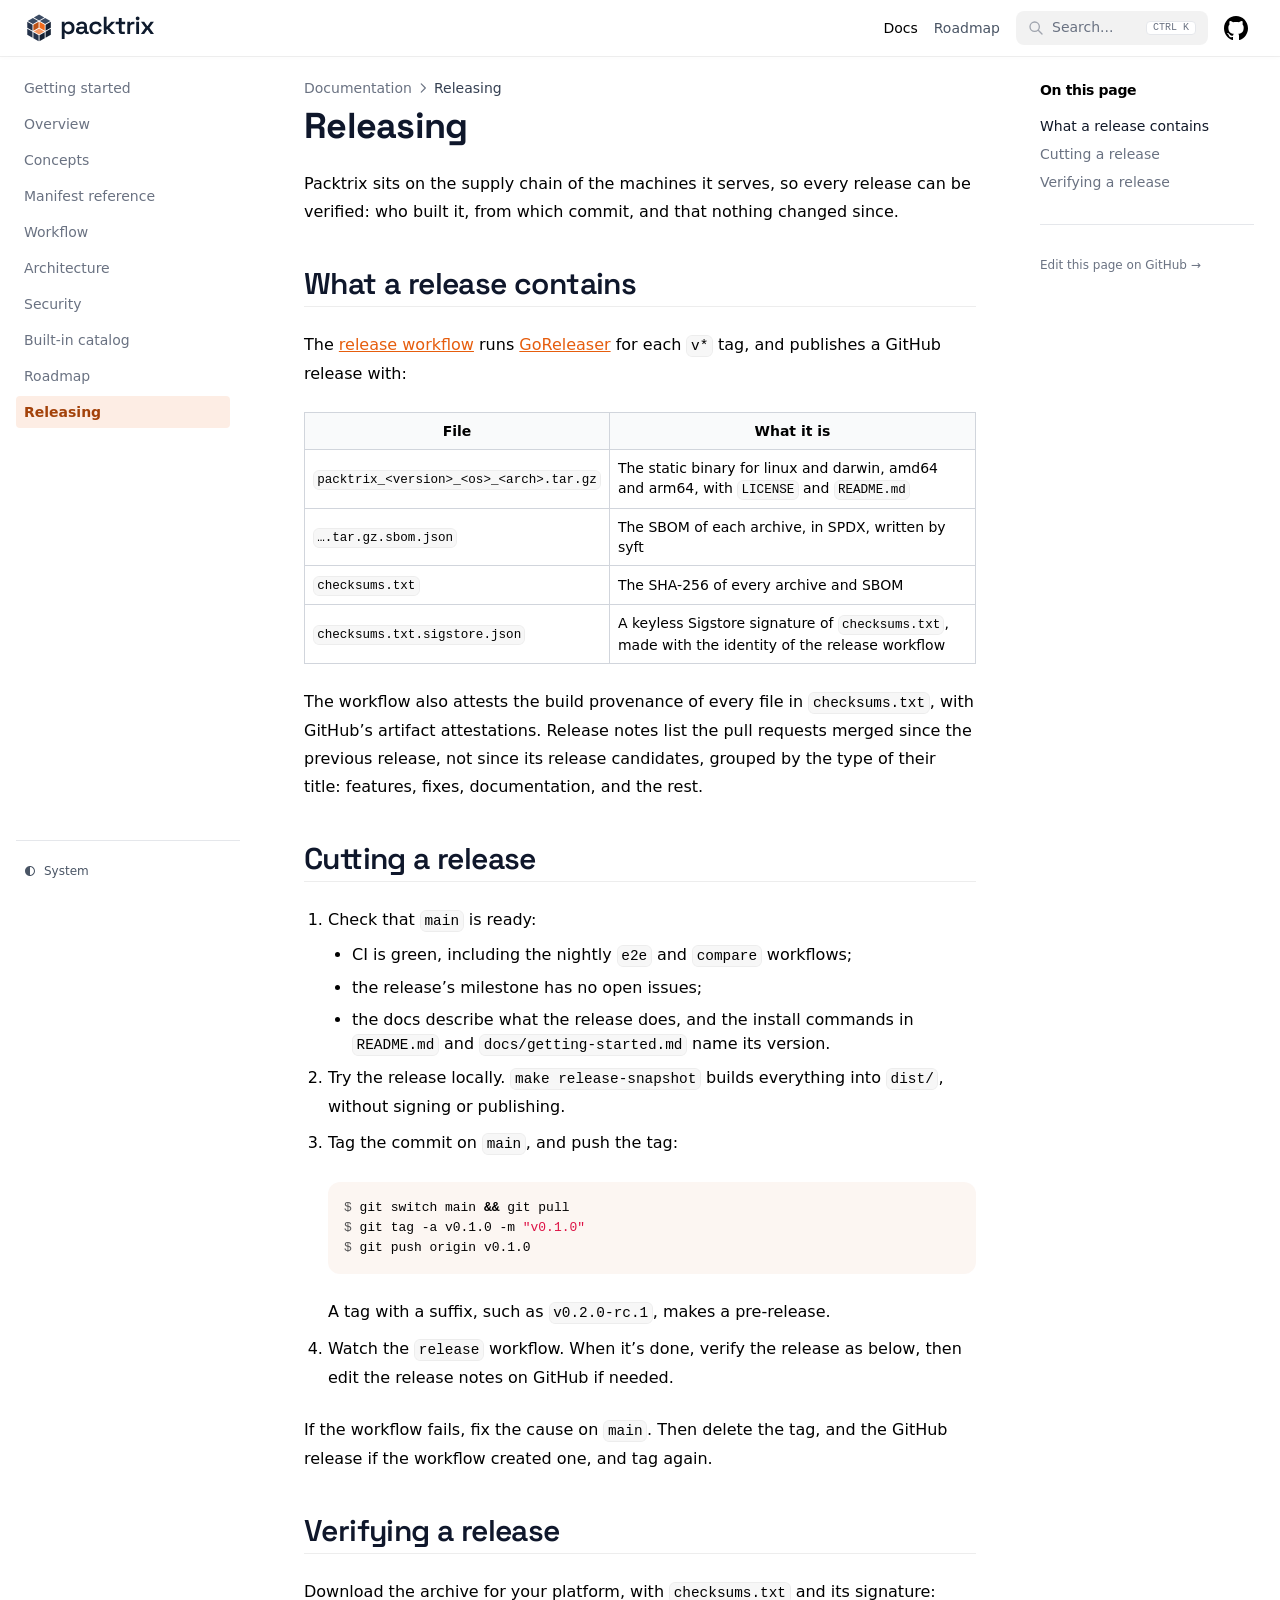
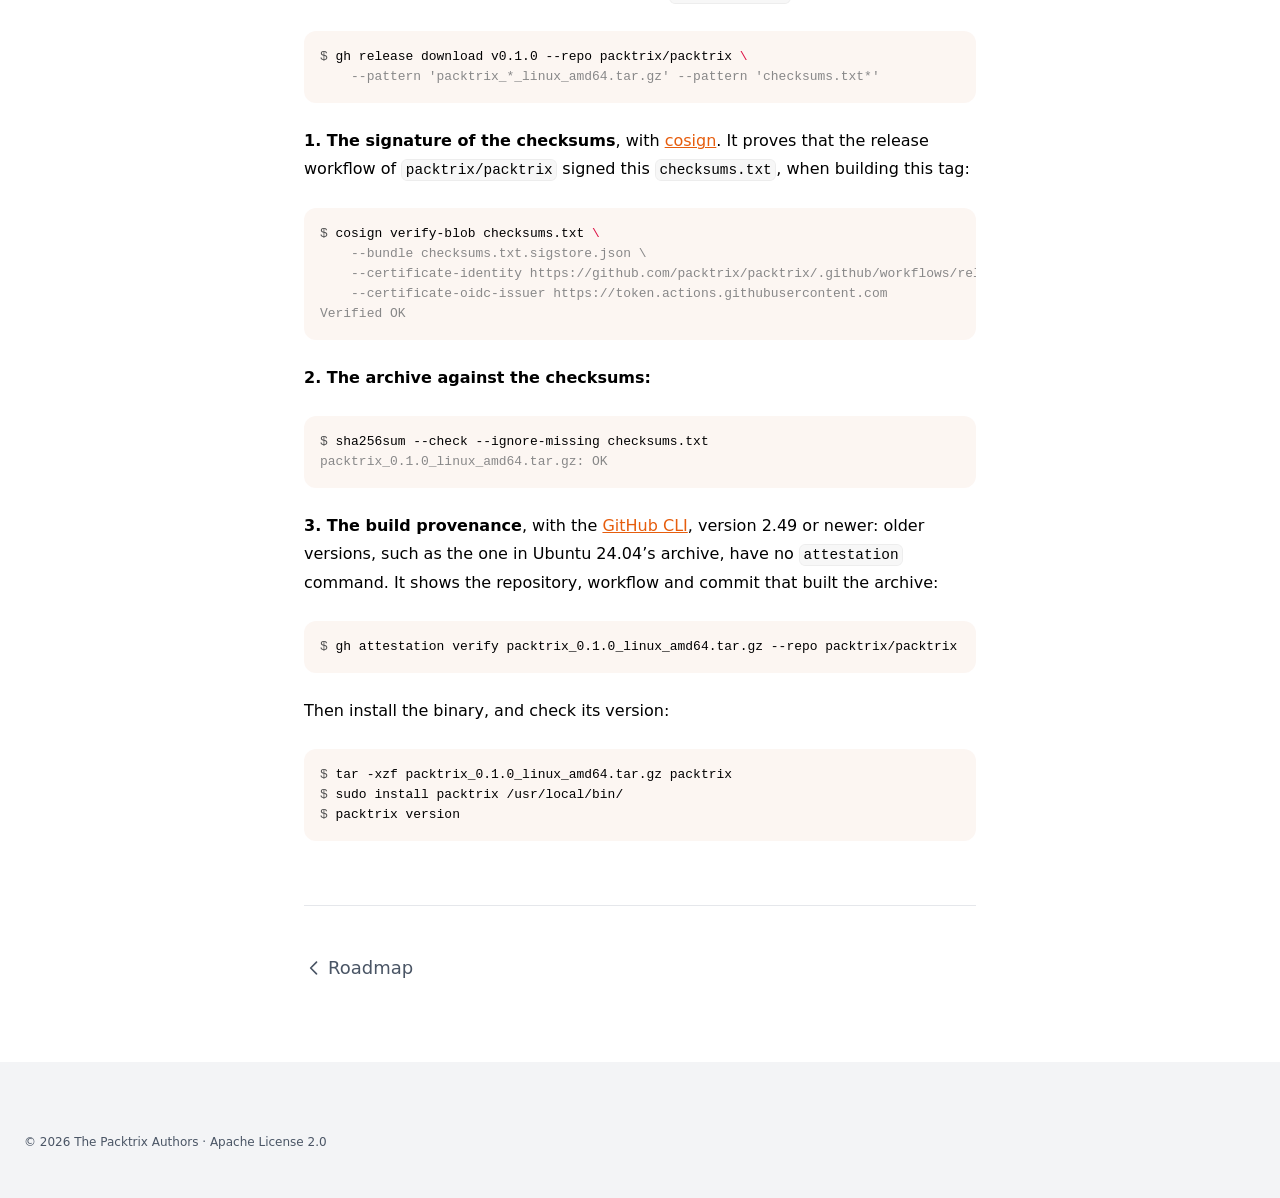
<file: docs/releasing/index.html>
<!doctype html><html lang=en dir=ltr><head><meta charset=utf-8><meta name=viewport content="width=device-width,initial-scale=1"><meta name=robots content="index, follow"><link rel=icon href=/favicon.ico sizes=32x32><link rel=icon href=/favicon.svg type=image/svg+xml><link rel=apple-touch-icon href=/apple-touch-icon.png sizes=180x180><title>Releasing – Packtrix</title><meta name=description content="Packtrix sits on the supply chain of the machines it serves, so every release can be verified: who built it, from which commit, and that nothing changed since.
What a release contains The release workflow runs GoReleaser for each v* tag, and publishes a GitHub release with:
File What it is packtrix_<version>_<os>_<arch>.tar.gz The static binary for linux and darwin, amd64 and arm64, with LICENSE and README.md ….tar.gz.sbom.json The SBOM of each archive, in SPDX, written by syft checksums.txt The SHA-256 of every archive and SBOM checksums.txt.sigstore.json A keyless Sigstore signature of checksums.txt, made with the identity of the release workflow The workflow also attests the build provenance of every file in checksums.txt, with GitHub’s artifact attestations. Release notes list the pull requests merged since the previous release, not since its release candidates, grouped by the type of their title: features, fixes, documentation, and the rest."><link rel=canonical href=https://packtrix.github.io/docs/releasing/ itemprop=url><meta property="og:title" content="Releasing"><meta property="og:description" content="
    
      Packtrix sits on the supply chain of the machines it serves, so every release can be verified: who built it, from which commit, and that nothing changed since.
What a release contains
    The release workflow runs GoReleaser for each v* tag, and publishes a GitHub release with:

	
			
					File
					What it is
			
	
	
			
					packtrix_<version>_<os>_<arch>.tar.gz
					The static binary for linux and darwin, amd64 and arm64, with LICENSE and README.md
			
			
					….tar.gz.sbom.json
					The SBOM of each archive, in SPDX, written by syft
			
			
					checksums.txt
					The SHA-256 of every archive and SBOM
			
			
					checksums.txt.sigstore.json
					A keyless Sigstore signature of checksums.txt, made with the identity of the release workflow
			
	

The workflow also attests the build provenance of every file in checksums.txt, with GitHub&rsquo;s artifact attestations. Release notes list the pull requests merged since the previous release, not since its release candidates, grouped by the type of their title: features, fixes, documentation, and the rest.
    
  "><meta property="og:type" content="
    article
  "><meta property="og:url" content="https://packtrix.github.io/docs/releasing/"><meta property="og:image" content="https://packtrix.github.io/images/logo/social-preview.png"><meta property="article:section" content="docs"><meta itemprop=name content="Releasing"><meta itemprop=description content="Packtrix sits on the supply chain of the machines it serves, so every release can be verified: who built it, from which commit, and that nothing changed since.
What a release contains The release workflow runs GoReleaser for each v* tag, and publishes a GitHub release with:
File What it is packtrix_<version>_<os>_<arch>.tar.gz The static binary for linux and darwin, amd64 and arm64, with LICENSE and README.md ….tar.gz.sbom.json The SBOM of each archive, in SPDX, written by syft checksums.txt The SHA-256 of every archive and SBOM checksums.txt.sigstore.json A keyless Sigstore signature of checksums.txt, made with the identity of the release workflow The workflow also attests the build provenance of every file in checksums.txt, with GitHub’s artifact attestations. Release notes list the pull requests merged since the previous release, not since its release candidates, grouped by the type of their title: features, fixes, documentation, and the rest."><meta itemprop=wordCount content="419"><meta itemprop=image content="https://packtrix.github.io/images/logo/social-preview.png"><meta name=twitter:card content="summary_large_image"><meta name=twitter:image content="https://packtrix.github.io/images/logo/social-preview.png"><meta name=twitter:title content="Releasing"><meta name=twitter:description content="Packtrix sits on the supply chain of the machines it serves, so every release can be verified: who built it, from which commit, and that nothing changed since.
What a release contains The release workflow runs GoReleaser for each v* tag, and publishes a GitHub release with:
File What it is packtrix_<version>_<os>_<arch>.tar.gz The static binary for linux and darwin, amd64 and arm64, with LICENSE and README.md ….tar.gz.sbom.json The SBOM of each archive, in SPDX, written by syft checksums.txt The SHA-256 of every archive and SBOM checksums.txt.sigstore.json A keyless Sigstore signature of checksums.txt, made with the identity of the release workflow The workflow also attests the build provenance of every file in checksums.txt, with GitHub’s artifact attestations. Release notes list the pull requests merged since the previous release, not since its release candidates, grouped by the type of their title: features, fixes, documentation, and the rest."><link rel=preload href=/css/compiled/main.min.de859fe9a6a6393e52a2a5ff54522848df1f8c1ff4191987d0d72e400aaf82a0.css as=style integrity="sha256-3oWf6aamOT5SoqX/VFIoSN8fjB/0GRmH0NcuQAqvgqA="><link href=/css/compiled/main.min.de859fe9a6a6393e52a2a5ff54522848df1f8c1ff4191987d0d72e400aaf82a0.css rel=stylesheet integrity="sha256-3oWf6aamOT5SoqX/VFIoSN8fjB/0GRmH0NcuQAqvgqA="><script src=/js/main-head.min.bbb353731723c08eaf67b231610392e3665384806ddb6bee51d4a965494c762e.js integrity="sha256-u7NTcxcjwI6vZ7IxYQOS42ZThIBt22vuUdSpZUlMdi4="></script><link rel=preload href=/fonts/space-grotesk.woff2 as=font type=font/woff2 crossorigin><style>@font-face{font-family:space grotesk;src:url(/fonts/space-grotesk.woff2)format("woff2");font-weight:400 700;font-display:swap}</style></head><body><a href=#content class="hx:sr-only hx:focus-visible:not-sr-only hx:focus-visible:fixed hx:focus-visible:z-50 hx:focus-visible:top-2 hx:focus-visible:left-2 hx:focus-visible:bg-primary-500 hx:focus-visible:text-white hx:focus-visible:px-4 hx:focus-visible:py-2 hx:focus-visible:rounded-md hx:focus-visible:text-sm hx:focus-visible:font-medium">Skip to content</a><div class="hextra-nav-container hx:sticky hx:top-0 hx:z-20 hx:w-full hx:bg-transparent hx:print:hidden"><div class="hextra-nav-container-blur hx:pointer-events-none hx:absolute hx:z-[-1] hx:h-full hx:w-full hx:bg-white hx:dark:bg-dark hx:shadow-[0_2px_4px_rgba(0,0,0,.02),0_1px_0_rgba(0,0,0,.06)] hx:contrast-more:shadow-[0_0_0_1px_#000] hx:dark:shadow-[0_-1px_0_rgba(255,255,255,.1)_inset] hx:contrast-more:dark:shadow-[0_0_0_1px_#fff]"></div><nav class="hextra-max-navbar-width hx:mx-auto hx:flex hx:items-center hx:justify-end hx:gap-1 hx:md:gap-2 hx:h-[var(--hextra-navbar-height)] hx:px-6"><a class="hx:flex hx:items-center hx:hover:opacity-75 hx:ltr:mr-auto hx:rtl:ml-auto" href=/><img class="hx:mr-2 hx:block hx:dark:hidden" src=/images/logo/packtrix-logo.svg alt=Packtrix height=30 width=130>
<img class="hx:mr-2 hx:hidden hx:dark:block" src=/images/logo/packtrix-logo-dark.svg alt=Packtrix height=30 width=130>
</a><a title href=/docs class="hx:text-sm hx:contrast-more:text-gray-700 hx:contrast-more:dark:text-gray-100 hx:relative hx:-ml-2 hx:hidden hx:whitespace-nowrap hx:p-2 hx:md:inline-flex hx:items-center hx:gap-1 hx:font-medium"><span class=hx:text-center>Docs</span>
</a><a title href=/docs/roadmap class="hx:text-sm hx:contrast-more:text-gray-700 hx:contrast-more:dark:text-gray-100 hx:relative hx:-ml-2 hx:hidden hx:whitespace-nowrap hx:p-2 hx:md:inline-flex hx:items-center hx:gap-1 hx:text-gray-600 hx:hover:text-gray-800 hx:dark:text-gray-400 hx:dark:hover:text-gray-200"><span class=hx:text-center>Roadmap</span>
</a><button type=button class=hextra-search-trigger data-search-open aria-haspopup=dialog aria-controls=hextra-search-dialog aria-label=Search...><svg class="hextra-search-trigger-icon" focusable="false" fill="none" viewBox="0 0 24 24" stroke-width="2" stroke="currentColor" aria-hidden="true"><path stroke-linecap="round" stroke-linejoin="round" d="M21 21l-6-6m2-5A7 7 0 113 10a7 7 0 0114 0z"/></svg><span class=hextra-search-trigger-label>Search...</span>
<kbd class=hextra-search-trigger-kbd>CTRL K</kbd>
</button>
<a class="hx:p-1 hx:md:p-2 hx:text-current" target=_blank rel=noreferrer href=https://github.com/packtrix/packtrix title=GitHub><svg height="24" fill="currentColor" viewBox="3 3 18 18"><path d="M12 3C7.0275 3 3 7.12937 3 12.2276c0 4.0833 2.57625 7.5321 6.15374 8.7548C9.60374 21.0631 9.77249 20.7863 9.77249 20.5441 9.77249 20.3249 9.76125 19.5982 9.76125 18.8254 7.5 19.2522 6.915 18.2602 6.735 17.7412 6.63375 17.4759 6.19499 16.6569 5.8125 16.4378 5.4975 16.2647 5.0475 15.838 5.80124 15.8264 6.51 15.8149 7.01625 16.4954 7.18499 16.7723 7.99499 18.1679 9.28875 17.7758 9.80625 17.5335 9.885 16.9337 10.1212 16.53 10.38 16.2993 8.3775 16.0687 6.285 15.2728 6.285 11.7432c0-1.0035.34875-1.834.92249-2.47994C7.1175 9.03257 6.8025 8.08674 7.2975 6.81794c0 0 .753749999999999-.24223 2.47499.94583.72001-.20762 1.48501-.31143 2.25001-.31143C12.7875 7.45234 13.5525 7.55615 14.2725 7.76377c1.7212-1.19959 2.475-.94583 2.475-.94583C17.2424 8.08674 16.9275 9.03257 16.8375 9.26326 17.4113 9.9092 17.76 10.7281 17.76 11.7432c0 3.5411-2.1037 4.3255-4.1063 4.5561C13.98 16.5877 14.2613 17.1414 14.2613 18.0065 14.2613 19.2407 14.25 20.2326 14.25 20.5441 14.25 20.7863 14.4188 21.0746 14.8688 20.9824 16.6554 20.364 18.2079 19.1866 19.3078 17.6162c1.0999-1.5705 1.6917-3.4551 1.6922-5.3886C21 7.12937 16.9725 3 12 3z"/></svg>
<span class=hx:sr-only>GitHub</span>
</a><button type=button aria-label=Menu aria-expanded=false class="hextra-hamburger-menu hx:cursor-pointer hx:-mr-1 hx:rounded-sm hx:p-1 hx:active:bg-gray-400/20 hx:md:hidden hx:hextra-focus-visible-inset"><svg height="24" fill="none" viewBox="0 0 24 24" stroke="currentColor"><g><path stroke-linecap="round" stroke-linejoin="round" stroke-width="2" d="M4 8H20"/></g><g><path stroke-linecap="round" stroke-linejoin="round" stroke-width="2" d="M4 16H20"/></g></svg></button></nav></div><div class="hx:mx-auto hx:flex hextra-max-page-width"><aside class="hextra-sidebar-container hx:flex hx:flex-col hx:print:hidden hx:md:top-[var(--hextra-navbar-height)] hx:md:shrink-0 hx:md:w-64 hx:md:self-start hx:max-md:[transform:translate3d(0,-100%,0)] hx:md:sticky"><div class="hextra-scrollbar hx:overflow-y-auto hx:overflow-x-hidden hx:p-4 hx:grow hx:md:h-[calc(100vh-var(--hextra-navbar-height)-var(--menu-height))]"><ul class="hx:flex hx:flex-col hx:gap-1 hx:md:hidden"><li class=open><div class="hextra-sidebar-item hx:group hx:relative hx:flex hx:items-center" data-active=false><a class="hx:flex hx:items-center hx:justify-between hx:gap-2 hx:grow hx:cursor-pointer hx:rounded-sm hx:px-2 hx:py-1.5 hx:text-sm hx:transition-colors [-webkit-tap-highlight-color:transparent] [-webkit-touch-callout:none] hx:hextra-focus-visible-inset hx:ltr:pr-8 hx:rtl:pl-8 hx:text-gray-500 hx:hover:bg-gray-100 hx:hover:text-gray-900 hx:contrast-more:border hx:contrast-more:border-transparent hx:contrast-more:text-gray-900 hx:contrast-more:hover:border-gray-900 hx:dark:text-neutral-400 hx:dark:hover:bg-primary-100/5 hx:dark:hover:text-gray-50 hx:contrast-more:dark:text-gray-50 hx:contrast-more:dark:hover:border-gray-50" href=/docs/><span class="hx:min-w-0 [word-break:break-word]">Docs</span>
</a><button type=button class="hextra-sidebar-collapsible-button hx:absolute hx:top-1/2 hx:-translate-y-1/2 hx:ltr:right-2 hx:rtl:left-2 hx:shrink-0 hx:cursor-pointer hx:p-0 hx:text-gray-500 hx:dark:text-neutral-400 hx:group-hover:text-gray-900 hx:dark:group-hover:text-gray-50 hx:group-data-[active=true]:text-primary-800 hx:group-data-[active=true]:dark:text-primary-600 hx:hextra-focus-visible-inset" aria-label="Toggle section" aria-expanded=true><svg fill="none" viewBox="0 0 24 24" stroke="currentColor" aria-hidden="true" focusable="false" class="hx:h-[18px] hx:min-w-[18px] hx:rounded-xs hx:p-0.5 hx:hover:bg-gray-800/5 hx:dark:hover:bg-gray-100/5"><path stroke-linecap="round" stroke-linejoin="round" stroke-width="2" d="M9 5l7 7-7 7" class="hx:origin-center hx:transition-transform hx:rtl:-rotate-180"/></svg></button></div><div class="hextra-sidebar-children hx:ltr:pr-0 hx:rtl:pl-0 hx:overflow-hidden"><ul class='hx:relative hx:flex hx:flex-col hx:gap-1 hx:before:absolute hx:before:inset-y-1 hx:before:w-px hx:before:bg-gray-200 hx:before:content-[""] hx:ltr:ml-3 hx:ltr:pl-3 hx:ltr:before:left-0 hx:rtl:mr-3 hx:rtl:pr-3 hx:rtl:before:right-0 hx:dark:before:bg-neutral-800'><li class="hx:flex hx:flex-col"><div class="hextra-sidebar-item hx:group hx:relative hx:flex hx:items-center" data-active=false><a class="hx:flex hx:items-center hx:justify-between hx:gap-2 hx:grow hx:cursor-pointer hx:rounded-sm hx:px-2 hx:py-1.5 hx:text-sm hx:transition-colors [-webkit-tap-highlight-color:transparent] [-webkit-touch-callout:none] hx:hextra-focus-visible-inset hx:text-gray-500 hx:hover:bg-gray-100 hx:hover:text-gray-900 hx:contrast-more:border hx:contrast-more:border-transparent hx:contrast-more:text-gray-900 hx:contrast-more:hover:border-gray-900 hx:dark:text-neutral-400 hx:dark:hover:bg-primary-100/5 hx:dark:hover:text-gray-50 hx:contrast-more:dark:text-gray-50 hx:contrast-more:dark:hover:border-gray-50" href=/docs/getting-started/><span class="hx:min-w-0 [word-break:break-word]">Getting started</span></a></div></li><li class="hx:flex hx:flex-col"><div class="hextra-sidebar-item hx:group hx:relative hx:flex hx:items-center" data-active=false><a class="hx:flex hx:items-center hx:justify-between hx:gap-2 hx:grow hx:cursor-pointer hx:rounded-sm hx:px-2 hx:py-1.5 hx:text-sm hx:transition-colors [-webkit-tap-highlight-color:transparent] [-webkit-touch-callout:none] hx:hextra-focus-visible-inset hx:text-gray-500 hx:hover:bg-gray-100 hx:hover:text-gray-900 hx:contrast-more:border hx:contrast-more:border-transparent hx:contrast-more:text-gray-900 hx:contrast-more:hover:border-gray-900 hx:dark:text-neutral-400 hx:dark:hover:bg-primary-100/5 hx:dark:hover:text-gray-50 hx:contrast-more:dark:text-gray-50 hx:contrast-more:dark:hover:border-gray-50" href=/docs/overview/><span class="hx:min-w-0 [word-break:break-word]">Overview</span></a></div></li><li class="hx:flex hx:flex-col"><div class="hextra-sidebar-item hx:group hx:relative hx:flex hx:items-center" data-active=false><a class="hx:flex hx:items-center hx:justify-between hx:gap-2 hx:grow hx:cursor-pointer hx:rounded-sm hx:px-2 hx:py-1.5 hx:text-sm hx:transition-colors [-webkit-tap-highlight-color:transparent] [-webkit-touch-callout:none] hx:hextra-focus-visible-inset hx:text-gray-500 hx:hover:bg-gray-100 hx:hover:text-gray-900 hx:contrast-more:border hx:contrast-more:border-transparent hx:contrast-more:text-gray-900 hx:contrast-more:hover:border-gray-900 hx:dark:text-neutral-400 hx:dark:hover:bg-primary-100/5 hx:dark:hover:text-gray-50 hx:contrast-more:dark:text-gray-50 hx:contrast-more:dark:hover:border-gray-50" href=/docs/concepts/><span class="hx:min-w-0 [word-break:break-word]">Concepts</span></a></div></li><li class="hx:flex hx:flex-col"><div class="hextra-sidebar-item hx:group hx:relative hx:flex hx:items-center" data-active=false><a class="hx:flex hx:items-center hx:justify-between hx:gap-2 hx:grow hx:cursor-pointer hx:rounded-sm hx:px-2 hx:py-1.5 hx:text-sm hx:transition-colors [-webkit-tap-highlight-color:transparent] [-webkit-touch-callout:none] hx:hextra-focus-visible-inset hx:text-gray-500 hx:hover:bg-gray-100 hx:hover:text-gray-900 hx:contrast-more:border hx:contrast-more:border-transparent hx:contrast-more:text-gray-900 hx:contrast-more:hover:border-gray-900 hx:dark:text-neutral-400 hx:dark:hover:bg-primary-100/5 hx:dark:hover:text-gray-50 hx:contrast-more:dark:text-gray-50 hx:contrast-more:dark:hover:border-gray-50" href=/docs/manifest/><span class="hx:min-w-0 [word-break:break-word]">Manifest reference</span></a></div></li><li class="hx:flex hx:flex-col"><div class="hextra-sidebar-item hx:group hx:relative hx:flex hx:items-center" data-active=false><a class="hx:flex hx:items-center hx:justify-between hx:gap-2 hx:grow hx:cursor-pointer hx:rounded-sm hx:px-2 hx:py-1.5 hx:text-sm hx:transition-colors [-webkit-tap-highlight-color:transparent] [-webkit-touch-callout:none] hx:hextra-focus-visible-inset hx:text-gray-500 hx:hover:bg-gray-100 hx:hover:text-gray-900 hx:contrast-more:border hx:contrast-more:border-transparent hx:contrast-more:text-gray-900 hx:contrast-more:hover:border-gray-900 hx:dark:text-neutral-400 hx:dark:hover:bg-primary-100/5 hx:dark:hover:text-gray-50 hx:contrast-more:dark:text-gray-50 hx:contrast-more:dark:hover:border-gray-50" href=/docs/workflow/><span class="hx:min-w-0 [word-break:break-word]">Workflow</span></a></div></li><li class="hx:flex hx:flex-col"><div class="hextra-sidebar-item hx:group hx:relative hx:flex hx:items-center" data-active=false><a class="hx:flex hx:items-center hx:justify-between hx:gap-2 hx:grow hx:cursor-pointer hx:rounded-sm hx:px-2 hx:py-1.5 hx:text-sm hx:transition-colors [-webkit-tap-highlight-color:transparent] [-webkit-touch-callout:none] hx:hextra-focus-visible-inset hx:text-gray-500 hx:hover:bg-gray-100 hx:hover:text-gray-900 hx:contrast-more:border hx:contrast-more:border-transparent hx:contrast-more:text-gray-900 hx:contrast-more:hover:border-gray-900 hx:dark:text-neutral-400 hx:dark:hover:bg-primary-100/5 hx:dark:hover:text-gray-50 hx:contrast-more:dark:text-gray-50 hx:contrast-more:dark:hover:border-gray-50" href=/docs/architecture/><span class="hx:min-w-0 [word-break:break-word]">Architecture</span></a></div></li><li class="hx:flex hx:flex-col"><div class="hextra-sidebar-item hx:group hx:relative hx:flex hx:items-center" data-active=false><a class="hx:flex hx:items-center hx:justify-between hx:gap-2 hx:grow hx:cursor-pointer hx:rounded-sm hx:px-2 hx:py-1.5 hx:text-sm hx:transition-colors [-webkit-tap-highlight-color:transparent] [-webkit-touch-callout:none] hx:hextra-focus-visible-inset hx:text-gray-500 hx:hover:bg-gray-100 hx:hover:text-gray-900 hx:contrast-more:border hx:contrast-more:border-transparent hx:contrast-more:text-gray-900 hx:contrast-more:hover:border-gray-900 hx:dark:text-neutral-400 hx:dark:hover:bg-primary-100/5 hx:dark:hover:text-gray-50 hx:contrast-more:dark:text-gray-50 hx:contrast-more:dark:hover:border-gray-50" href=/docs/security/><span class="hx:min-w-0 [word-break:break-word]">Security</span></a></div></li><li class="hx:flex hx:flex-col"><div class="hextra-sidebar-item hx:group hx:relative hx:flex hx:items-center" data-active=false><a class="hx:flex hx:items-center hx:justify-between hx:gap-2 hx:grow hx:cursor-pointer hx:rounded-sm hx:px-2 hx:py-1.5 hx:text-sm hx:transition-colors [-webkit-tap-highlight-color:transparent] [-webkit-touch-callout:none] hx:hextra-focus-visible-inset hx:text-gray-500 hx:hover:bg-gray-100 hx:hover:text-gray-900 hx:contrast-more:border hx:contrast-more:border-transparent hx:contrast-more:text-gray-900 hx:contrast-more:hover:border-gray-900 hx:dark:text-neutral-400 hx:dark:hover:bg-primary-100/5 hx:dark:hover:text-gray-50 hx:contrast-more:dark:text-gray-50 hx:contrast-more:dark:hover:border-gray-50" href=/docs/catalog/><span class="hx:min-w-0 [word-break:break-word]">Built-in catalog</span></a></div></li><li class="hx:flex hx:flex-col"><div class="hextra-sidebar-item hx:group hx:relative hx:flex hx:items-center" data-active=false><a class="hx:flex hx:items-center hx:justify-between hx:gap-2 hx:grow hx:cursor-pointer hx:rounded-sm hx:px-2 hx:py-1.5 hx:text-sm hx:transition-colors [-webkit-tap-highlight-color:transparent] [-webkit-touch-callout:none] hx:hextra-focus-visible-inset hx:text-gray-500 hx:hover:bg-gray-100 hx:hover:text-gray-900 hx:contrast-more:border hx:contrast-more:border-transparent hx:contrast-more:text-gray-900 hx:contrast-more:hover:border-gray-900 hx:dark:text-neutral-400 hx:dark:hover:bg-primary-100/5 hx:dark:hover:text-gray-50 hx:contrast-more:dark:text-gray-50 hx:contrast-more:dark:hover:border-gray-50" href=/docs/roadmap/><span class="hx:min-w-0 [word-break:break-word]">Roadmap</span></a></div></li><li class="hx:flex hx:flex-col open"><div class="hextra-sidebar-item hx:group hx:relative hx:flex hx:items-center" data-active=true><a class="hx:flex hx:items-center hx:justify-between hx:gap-2 hx:grow hx:cursor-pointer hx:rounded-sm hx:px-2 hx:py-1.5 hx:text-sm hx:transition-colors [-webkit-tap-highlight-color:transparent] [-webkit-touch-callout:none] hx:hextra-focus-visible-inset hextra-sidebar-active-item hx:bg-primary-100 hx:font-semibold hx:text-primary-800 hx:contrast-more:border hx:contrast-more:border-primary-500 hx:dark:bg-primary-400/10 hx:dark:text-primary-600 hx:contrast-more:dark:border-primary-500" href=/docs/releasing/><span class="hx:min-w-0 [word-break:break-word]">Releasing</span></a></div><ul class='hx:flex hx:flex-col hx:gap-1 hx:relative hx:before:absolute hx:before:inset-y-1 hx:before:w-px hx:before:bg-gray-200 hx:before:content-[""] hx:dark:before:bg-neutral-800 hx:ltr:pl-3 hx:ltr:before:left-0 hx:rtl:pr-3 hx:rtl:before:right-0 hx:ltr:ml-3 hx:rtl:mr-3'><li><a href=#what-a-release-contains class="hx:flex hx:rounded-sm hx:px-2 hx:py-1.5 hx:text-sm hx:transition-colors [word-break:break-word] hx:cursor-pointer [-webkit-tap-highlight-color:transparent] [-webkit-touch-callout:none] hx:contrast-more:border hx:gap-2 hx:before:opacity-25 hx:before:content-['#'] hx:text-gray-500 hx:hover:bg-gray-100 hx:hover:text-gray-900 hx:dark:text-neutral-400 hx:dark:hover:bg-primary-100/5 hx:dark:hover:text-gray-50 hx:contrast-more:text-gray-900 hx:contrast-more:dark:text-gray-50 hx:contrast-more:border-transparent hx:contrast-more:hover:border-gray-900 hx:contrast-more:dark:hover:border-gray-50">What a release contains</a></li><li><a href=#cutting-a-release class="hx:flex hx:rounded-sm hx:px-2 hx:py-1.5 hx:text-sm hx:transition-colors [word-break:break-word] hx:cursor-pointer [-webkit-tap-highlight-color:transparent] [-webkit-touch-callout:none] hx:contrast-more:border hx:gap-2 hx:before:opacity-25 hx:before:content-['#'] hx:text-gray-500 hx:hover:bg-gray-100 hx:hover:text-gray-900 hx:dark:text-neutral-400 hx:dark:hover:bg-primary-100/5 hx:dark:hover:text-gray-50 hx:contrast-more:text-gray-900 hx:contrast-more:dark:text-gray-50 hx:contrast-more:border-transparent hx:contrast-more:hover:border-gray-900 hx:contrast-more:dark:hover:border-gray-50">Cutting a release</a></li><li><a href=#verifying-a-release class="hx:flex hx:rounded-sm hx:px-2 hx:py-1.5 hx:text-sm hx:transition-colors [word-break:break-word] hx:cursor-pointer [-webkit-tap-highlight-color:transparent] [-webkit-touch-callout:none] hx:contrast-more:border hx:gap-2 hx:before:opacity-25 hx:before:content-['#'] hx:text-gray-500 hx:hover:bg-gray-100 hx:hover:text-gray-900 hx:dark:text-neutral-400 hx:dark:hover:bg-primary-100/5 hx:dark:hover:text-gray-50 hx:contrast-more:text-gray-900 hx:contrast-more:dark:text-gray-50 hx:contrast-more:border-transparent hx:contrast-more:hover:border-gray-900 hx:contrast-more:dark:hover:border-gray-50">Verifying a release</a></li></ul></li></ul></div></li><li><div class="hextra-sidebar-item hx:group hx:relative hx:flex hx:items-center" data-active=false><a class="hx:flex hx:items-center hx:justify-between hx:gap-2 hx:grow hx:cursor-pointer hx:rounded-sm hx:px-2 hx:py-1.5 hx:text-sm hx:transition-colors [-webkit-tap-highlight-color:transparent] [-webkit-touch-callout:none] hx:hextra-focus-visible-inset hx:text-gray-500 hx:hover:bg-gray-100 hx:hover:text-gray-900 hx:contrast-more:border hx:contrast-more:border-transparent hx:contrast-more:text-gray-900 hx:contrast-more:hover:border-gray-900 hx:dark:text-neutral-400 hx:dark:hover:bg-primary-100/5 hx:dark:hover:text-gray-50 hx:contrast-more:dark:text-gray-50 hx:contrast-more:dark:hover:border-gray-50" href=/docs/roadmap/><span class="hx:min-w-0 [word-break:break-word]">Roadmap</span></a></div></li></ul><ul class="hx:flex hx:flex-col hx:gap-1 hx:max-md:hidden"><li><div class="hextra-sidebar-item hx:group hx:relative hx:flex hx:items-center" data-active=false><a class="hx:flex hx:items-center hx:justify-between hx:gap-2 hx:grow hx:cursor-pointer hx:rounded-sm hx:px-2 hx:py-1.5 hx:text-sm hx:transition-colors [-webkit-tap-highlight-color:transparent] [-webkit-touch-callout:none] hx:hextra-focus-visible-inset hx:text-gray-500 hx:hover:bg-gray-100 hx:hover:text-gray-900 hx:contrast-more:border hx:contrast-more:border-transparent hx:contrast-more:text-gray-900 hx:contrast-more:hover:border-gray-900 hx:dark:text-neutral-400 hx:dark:hover:bg-primary-100/5 hx:dark:hover:text-gray-50 hx:contrast-more:dark:text-gray-50 hx:contrast-more:dark:hover:border-gray-50" href=/docs/getting-started/><span class="hx:min-w-0 [word-break:break-word]">Getting started</span></a></div></li><li><div class="hextra-sidebar-item hx:group hx:relative hx:flex hx:items-center" data-active=false><a class="hx:flex hx:items-center hx:justify-between hx:gap-2 hx:grow hx:cursor-pointer hx:rounded-sm hx:px-2 hx:py-1.5 hx:text-sm hx:transition-colors [-webkit-tap-highlight-color:transparent] [-webkit-touch-callout:none] hx:hextra-focus-visible-inset hx:text-gray-500 hx:hover:bg-gray-100 hx:hover:text-gray-900 hx:contrast-more:border hx:contrast-more:border-transparent hx:contrast-more:text-gray-900 hx:contrast-more:hover:border-gray-900 hx:dark:text-neutral-400 hx:dark:hover:bg-primary-100/5 hx:dark:hover:text-gray-50 hx:contrast-more:dark:text-gray-50 hx:contrast-more:dark:hover:border-gray-50" href=/docs/overview/><span class="hx:min-w-0 [word-break:break-word]">Overview</span></a></div></li><li><div class="hextra-sidebar-item hx:group hx:relative hx:flex hx:items-center" data-active=false><a class="hx:flex hx:items-center hx:justify-between hx:gap-2 hx:grow hx:cursor-pointer hx:rounded-sm hx:px-2 hx:py-1.5 hx:text-sm hx:transition-colors [-webkit-tap-highlight-color:transparent] [-webkit-touch-callout:none] hx:hextra-focus-visible-inset hx:text-gray-500 hx:hover:bg-gray-100 hx:hover:text-gray-900 hx:contrast-more:border hx:contrast-more:border-transparent hx:contrast-more:text-gray-900 hx:contrast-more:hover:border-gray-900 hx:dark:text-neutral-400 hx:dark:hover:bg-primary-100/5 hx:dark:hover:text-gray-50 hx:contrast-more:dark:text-gray-50 hx:contrast-more:dark:hover:border-gray-50" href=/docs/concepts/><span class="hx:min-w-0 [word-break:break-word]">Concepts</span></a></div></li><li><div class="hextra-sidebar-item hx:group hx:relative hx:flex hx:items-center" data-active=false><a class="hx:flex hx:items-center hx:justify-between hx:gap-2 hx:grow hx:cursor-pointer hx:rounded-sm hx:px-2 hx:py-1.5 hx:text-sm hx:transition-colors [-webkit-tap-highlight-color:transparent] [-webkit-touch-callout:none] hx:hextra-focus-visible-inset hx:text-gray-500 hx:hover:bg-gray-100 hx:hover:text-gray-900 hx:contrast-more:border hx:contrast-more:border-transparent hx:contrast-more:text-gray-900 hx:contrast-more:hover:border-gray-900 hx:dark:text-neutral-400 hx:dark:hover:bg-primary-100/5 hx:dark:hover:text-gray-50 hx:contrast-more:dark:text-gray-50 hx:contrast-more:dark:hover:border-gray-50" href=/docs/manifest/><span class="hx:min-w-0 [word-break:break-word]">Manifest reference</span></a></div></li><li><div class="hextra-sidebar-item hx:group hx:relative hx:flex hx:items-center" data-active=false><a class="hx:flex hx:items-center hx:justify-between hx:gap-2 hx:grow hx:cursor-pointer hx:rounded-sm hx:px-2 hx:py-1.5 hx:text-sm hx:transition-colors [-webkit-tap-highlight-color:transparent] [-webkit-touch-callout:none] hx:hextra-focus-visible-inset hx:text-gray-500 hx:hover:bg-gray-100 hx:hover:text-gray-900 hx:contrast-more:border hx:contrast-more:border-transparent hx:contrast-more:text-gray-900 hx:contrast-more:hover:border-gray-900 hx:dark:text-neutral-400 hx:dark:hover:bg-primary-100/5 hx:dark:hover:text-gray-50 hx:contrast-more:dark:text-gray-50 hx:contrast-more:dark:hover:border-gray-50" href=/docs/workflow/><span class="hx:min-w-0 [word-break:break-word]">Workflow</span></a></div></li><li><div class="hextra-sidebar-item hx:group hx:relative hx:flex hx:items-center" data-active=false><a class="hx:flex hx:items-center hx:justify-between hx:gap-2 hx:grow hx:cursor-pointer hx:rounded-sm hx:px-2 hx:py-1.5 hx:text-sm hx:transition-colors [-webkit-tap-highlight-color:transparent] [-webkit-touch-callout:none] hx:hextra-focus-visible-inset hx:text-gray-500 hx:hover:bg-gray-100 hx:hover:text-gray-900 hx:contrast-more:border hx:contrast-more:border-transparent hx:contrast-more:text-gray-900 hx:contrast-more:hover:border-gray-900 hx:dark:text-neutral-400 hx:dark:hover:bg-primary-100/5 hx:dark:hover:text-gray-50 hx:contrast-more:dark:text-gray-50 hx:contrast-more:dark:hover:border-gray-50" href=/docs/architecture/><span class="hx:min-w-0 [word-break:break-word]">Architecture</span></a></div></li><li><div class="hextra-sidebar-item hx:group hx:relative hx:flex hx:items-center" data-active=false><a class="hx:flex hx:items-center hx:justify-between hx:gap-2 hx:grow hx:cursor-pointer hx:rounded-sm hx:px-2 hx:py-1.5 hx:text-sm hx:transition-colors [-webkit-tap-highlight-color:transparent] [-webkit-touch-callout:none] hx:hextra-focus-visible-inset hx:text-gray-500 hx:hover:bg-gray-100 hx:hover:text-gray-900 hx:contrast-more:border hx:contrast-more:border-transparent hx:contrast-more:text-gray-900 hx:contrast-more:hover:border-gray-900 hx:dark:text-neutral-400 hx:dark:hover:bg-primary-100/5 hx:dark:hover:text-gray-50 hx:contrast-more:dark:text-gray-50 hx:contrast-more:dark:hover:border-gray-50" href=/docs/security/><span class="hx:min-w-0 [word-break:break-word]">Security</span></a></div></li><li><div class="hextra-sidebar-item hx:group hx:relative hx:flex hx:items-center" data-active=false><a class="hx:flex hx:items-center hx:justify-between hx:gap-2 hx:grow hx:cursor-pointer hx:rounded-sm hx:px-2 hx:py-1.5 hx:text-sm hx:transition-colors [-webkit-tap-highlight-color:transparent] [-webkit-touch-callout:none] hx:hextra-focus-visible-inset hx:text-gray-500 hx:hover:bg-gray-100 hx:hover:text-gray-900 hx:contrast-more:border hx:contrast-more:border-transparent hx:contrast-more:text-gray-900 hx:contrast-more:hover:border-gray-900 hx:dark:text-neutral-400 hx:dark:hover:bg-primary-100/5 hx:dark:hover:text-gray-50 hx:contrast-more:dark:text-gray-50 hx:contrast-more:dark:hover:border-gray-50" href=/docs/catalog/><span class="hx:min-w-0 [word-break:break-word]">Built-in catalog</span></a></div></li><li><div class="hextra-sidebar-item hx:group hx:relative hx:flex hx:items-center" data-active=false><a class="hx:flex hx:items-center hx:justify-between hx:gap-2 hx:grow hx:cursor-pointer hx:rounded-sm hx:px-2 hx:py-1.5 hx:text-sm hx:transition-colors [-webkit-tap-highlight-color:transparent] [-webkit-touch-callout:none] hx:hextra-focus-visible-inset hx:text-gray-500 hx:hover:bg-gray-100 hx:hover:text-gray-900 hx:contrast-more:border hx:contrast-more:border-transparent hx:contrast-more:text-gray-900 hx:contrast-more:hover:border-gray-900 hx:dark:text-neutral-400 hx:dark:hover:bg-primary-100/5 hx:dark:hover:text-gray-50 hx:contrast-more:dark:text-gray-50 hx:contrast-more:dark:hover:border-gray-50" href=/docs/roadmap/><span class="hx:min-w-0 [word-break:break-word]">Roadmap</span></a></div></li><li class=open><div class="hextra-sidebar-item hx:group hx:relative hx:flex hx:items-center" data-active=true><a class="hx:flex hx:items-center hx:justify-between hx:gap-2 hx:grow hx:cursor-pointer hx:rounded-sm hx:px-2 hx:py-1.5 hx:text-sm hx:transition-colors [-webkit-tap-highlight-color:transparent] [-webkit-touch-callout:none] hx:hextra-focus-visible-inset hextra-sidebar-active-item hx:bg-primary-100 hx:font-semibold hx:text-primary-800 hx:contrast-more:border hx:contrast-more:border-primary-500 hx:dark:bg-primary-400/10 hx:dark:text-primary-600 hx:contrast-more:dark:border-primary-500" href=/docs/releasing/><span class="hx:min-w-0 [word-break:break-word]">Releasing</span></a></div></li></ul></div><div class="hx:sticky hx:bottom-0 hx:max-h-(--menu-height) hx:bg-white hx:dark:bg-dark hx:mx-4 hx:py-4 hx:shadow-[0_-12px_16px_#fff] hx:flex hx:items-center hx:gap-2 hx:border-gray-200 hx:dark:border-neutral-800 hx:dark:shadow-[0_-12px_16px_#111] hx:contrast-more:border-neutral-400 hx:contrast-more:shadow-none hx:contrast-more:dark:shadow-none hx:border-t" data-toggle-animation=show><div class="hx:flex hx:grow hx:flex-col"><div class="hx:flex hx:justify-items-start hx:group" data-theme=light><button title="Change theme" data-state=closed data-location=bottom class="hextra-theme-toggle hx:cursor-pointer hx:rounded-md hx:text-left hx:font-medium hx:h-7 hx:px-2 hx:text-xs hx:hover:bg-gray-100 hx:hover:text-gray-900 hx:dark:hover:bg-primary-100/5 hx:dark:hover:text-gray-50 hx:font-medium hx:text-gray-600 hx:transition-colors hx:dark:text-gray-400 hx:grow" type=button aria-label="Change theme" aria-expanded=false aria-haspopup=menu><div class="hx:flex hx:items-center hx:gap-2 hx:capitalize"><svg height="12" class="hx:group-data-[theme=dark]:hidden hx:group-data-[theme=system]:hidden" fill="none" viewBox="0 0 24 24" stroke-width="2" stroke="currentColor" aria-hidden="true"><path stroke-linecap="round" stroke-linejoin="round" d="M12 3v1m0 16v1m9-9h-1M4 12H3m15.364 6.364-.707-.707M6.343 6.343l-.707-.707m12.728.0-.707.707M6.343 17.657l-.707.707M16 12a4 4 0 11-8 0 4 4 0 018 0z"/></svg><span class="hx:group-data-[theme=dark]:hidden hx:group-data-[theme=system]:hidden">Light</span><svg height="12" class="hx:group-data-[theme=light]:hidden hx:group-data-[theme=system]:hidden" fill="none" viewBox="0 0 24 24" stroke-width="2" stroke="currentColor" aria-hidden="true"><path stroke-linecap="round" stroke-linejoin="round" d="M20.354 15.354A9 9 0 018.646 3.646 9.003 9.003.0 0012 21a9.003 9.003.0 008.354-5.646z"/></svg><span class="hx:group-data-[theme=light]:hidden hx:group-data-[theme=system]:hidden">Dark</span><svg height="12" class="hx:group-data-[theme=dark]:hidden hx:group-data-[theme=light]:hidden" viewBox="0 0 24 24" fill="currentColor"><path d="M11.996094 2C6.4986225 2.0192368 2.03125 6.5024993 2.03125 12c0 5.497501 4.4673725 9.980763 9.964844 10H12 12.0039c5.497471-.01924 9.964844-4.502499 9.964844-10 0-5.4975007-4.467373-9.9807632-9.964844-10H12zM12 4c4.417218.017598 7.96875 3.5822356 7.96875 8 0 4.417764-3.551532 7.982402-7.96875 8z"/></svg>
<span class="hx:group-data-[theme=dark]:hidden hx:group-data-[theme=light]:hidden">System</span></div></button><ul class="hextra-theme-toggle-options hx:hidden hx:z-20 hx:max-h-64 hx:overflow-auto hx:rounded-lg hx:border hx:border-gray-200 hx:bg-white hx:p-1 hx:text-sm hx:shadow-lg hx:dark:border-neutral-700 hx:dark:bg-neutral-900" style="position:fixed;inset:auto auto 0 0;margin:0;min-width:100px" data-theme=light role=menu><li role=none class="hx:flex hx:flex-col"><button type=button role=menuitemradio aria-checked=true tabindex=-1 data-item=light class="hx:text-gray-700 hx:dark:text-gray-300 hx:hover:bg-gray-100 hx:hover:text-gray-900 hx:dark:hover:bg-neutral-800 hx:dark:hover:text-gray-100 hx:relative hx:cursor-pointer hx:whitespace-nowrap hx:rounded-sm hx:py-1.5 hx:transition-colors hx:ltr:pl-3 hx:ltr:pr-9 hx:rtl:pr-3 hx:rtl:pl-9 hx:text-left hx:w-full hx:bg-transparent hx:border-0">
Light
<span class="hx:absolute hx:inset-y-0 hx:flex hx:items-center hx:ltr:right-3 hx:rtl:left-3 hx:group-data-[theme=dark]:hidden hx:group-data-[theme=system]:hidden"><svg height="1em" width="1em" fill="none" viewBox="0 0 24 24" stroke-width="2" stroke="currentColor" aria-hidden="true"><path stroke-linecap="round" stroke-linejoin="round" d="M5 13l4 4L19 7"/></svg></span></button></li><li role=none class="hx:flex hx:flex-col"><button type=button role=menuitemradio aria-checked=false tabindex=-1 data-item=dark class="hx:text-gray-700 hx:dark:text-gray-300 hx:hover:bg-gray-100 hx:hover:text-gray-900 hx:dark:hover:bg-neutral-800 hx:dark:hover:text-gray-100 hx:relative hx:cursor-pointer hx:whitespace-nowrap hx:rounded-sm hx:py-1.5 hx:transition-colors hx:ltr:pl-3 hx:ltr:pr-9 hx:rtl:pr-3 hx:rtl:pl-9 hx:text-left hx:w-full hx:bg-transparent hx:border-0">
Dark
<span class="hx:absolute hx:inset-y-0 hx:flex hx:items-center hx:ltr:right-3 hx:rtl:left-3 hx:group-data-[theme=light]:hidden hx:group-data-[theme=system]:hidden"><svg height="1em" width="1em" fill="none" viewBox="0 0 24 24" stroke-width="2" stroke="currentColor" aria-hidden="true"><path stroke-linecap="round" stroke-linejoin="round" d="M5 13l4 4L19 7"/></svg></span></button></li><li role=none class="hx:flex hx:flex-col"><button type=button role=menuitemradio aria-checked=false tabindex=-1 data-item=system class="hx:text-gray-700 hx:dark:text-gray-300 hx:hover:bg-gray-100 hx:hover:text-gray-900 hx:dark:hover:bg-neutral-800 hx:dark:hover:text-gray-100 hx:relative hx:cursor-pointer hx:whitespace-nowrap hx:rounded-sm hx:py-1.5 hx:transition-colors hx:ltr:pl-3 hx:ltr:pr-9 hx:rtl:pr-3 hx:rtl:pl-9 hx:text-left hx:w-full hx:bg-transparent hx:border-0">
System
<span class="hx:absolute hx:inset-y-0 hx:flex hx:items-center hx:ltr:right-3 hx:rtl:left-3 hx:group-data-[theme=dark]:hidden hx:group-data-[theme=light]:hidden"><svg height="1em" width="1em" fill="none" viewBox="0 0 24 24" stroke-width="2" stroke="currentColor" aria-hidden="true"><path stroke-linecap="round" stroke-linejoin="round" d="M5 13l4 4L19 7"/></svg></span></button></li></ul></div></div></div></aside><nav class="hextra-toc hx:order-last hx:hidden hx:w-64 hx:shrink-0 hx:xl:block hx:print:hidden hx:px-4" aria-label="Table of contents"><div class="hextra-scrollbar hx:sticky hx:top-[var(--hextra-navbar-height)] hx:overflow-y-auto hx:pr-4 hx:pt-6 hx:text-sm [hyphens:auto] hx:max-h-[calc(100vh-var(--hextra-navbar-height)-env(safe-area-inset-bottom))] hx:ltr:-mr-4 hx:rtl:-ml-4"><p class="hx:mb-4 hx:font-semibold hx:tracking-tight">On this page</p><ul><li class="hx:my-2 hx:scroll-my-6 hx:scroll-py-6"><a class="hx:font-medium hx:inline-block hx:rounded-sm hx:text-gray-500 hx:hover:text-gray-900 hx:dark:text-gray-400 hx:dark:hover:text-gray-300 hx:contrast-more:text-gray-900 hx:contrast-more:underline hx:contrast-more:dark:text-gray-50 hx:w-full hx:wrap-break-word hx:hextra-focus-visible-inset" href=#what-a-release-contains>What a release contains</a></li><li class="hx:my-2 hx:scroll-my-6 hx:scroll-py-6"><a class="hx:font-medium hx:inline-block hx:rounded-sm hx:text-gray-500 hx:hover:text-gray-900 hx:dark:text-gray-400 hx:dark:hover:text-gray-300 hx:contrast-more:text-gray-900 hx:contrast-more:underline hx:contrast-more:dark:text-gray-50 hx:w-full hx:wrap-break-word hx:hextra-focus-visible-inset" href=#cutting-a-release>Cutting a release</a></li><li class="hx:my-2 hx:scroll-my-6 hx:scroll-py-6"><a class="hx:font-medium hx:inline-block hx:rounded-sm hx:text-gray-500 hx:hover:text-gray-900 hx:dark:text-gray-400 hx:dark:hover:text-gray-300 hx:contrast-more:text-gray-900 hx:contrast-more:underline hx:contrast-more:dark:text-gray-50 hx:w-full hx:wrap-break-word hx:hextra-focus-visible-inset" href=#verifying-a-release>Verifying a release</a></li></ul><div class="hx:mt-8 hx:border-t hx:bg-white hx:pt-8 hx:shadow-[0_-12px_16px_white] hx:dark:bg-dark hx:dark:shadow-[0_-12px_16px_#111] hx:sticky hx:bottom-0 hx:flex hx:flex-col hx:items-start hx:gap-2 hx:pb-8 hx:border-gray-200 hx:dark:border-neutral-800 hx:contrast-more:border-t hx:contrast-more:border-neutral-400 hx:contrast-more:shadow-none hx:contrast-more:dark:border-neutral-400"><a class="hx:inline-block hx:rounded-sm hx:text-xs hx:font-medium hx:text-gray-500 hx:hover:text-gray-900 hx:dark:text-gray-400 hx:dark:hover:text-gray-100 hx:contrast-more:text-gray-800 hx:contrast-more:dark:text-gray-50 hx:hextra-focus-visible-inset" href=https://github.com/packtrix/packtrix/edit/main/docs/releasing.md target=_blank rel=noreferrer>Edit this page on GitHub →</a>
<button id=backToTop tabindex=-1 class="hx:cursor-pointer hx:transition-all hx:duration-75 hx:opacity-0 hx:text-xs hx:font-medium hx:text-gray-500 hx:hover:text-gray-900 hx:dark:text-gray-400 hx:dark:hover:text-gray-100 hx:contrast-more:text-gray-800 hx:contrast-more:dark:text-gray-50">
<span>Scroll to top</span>
<svg fill="none" viewBox="0 0 24 24" stroke-width="1.5" stroke="currentColor" aria-hidden="true" focusable="false" class="hx:inline hx:ltr:ml-1 hx:rtl:mr-1 hx:h-3.5 hx:w-3.5 hx:rounded-full hx:border hx:border-gray-500 hx:hover:border-gray-900 hx:dark:border-gray-400 hx:dark:hover:border-gray-100 hx:contrast-more:border-gray-800 hx:contrast-more:dark:border-gray-50"><path stroke-linecap="round" stroke-linejoin="round" d="M4.5 15.75l7.5-7.5 7.5 7.5"/></svg></button></div></div></nav><article class="hx:w-full hx:break-words hx:flex hx:min-h-[calc(100vh-var(--hextra-navbar-height))] hx:min-w-0 hx:justify-center hx:pb-8 hx:pr-[calc(env(safe-area-inset-right)-1.5rem)]"><main id=content class="hx:w-full hx:min-w-0 hextra-max-content-width hx:px-6 hx:pt-4 hx:md:px-12"><div class="hx:mt-1.5 hx:flex hx:items-center hx:gap-1 hx:overflow-hidden hx:text-sm hx:text-gray-500 hx:dark:text-gray-400 hx:contrast-more:text-current"><div class="hx:whitespace-nowrap hx:transition-colors hx:min-w-[24px] hx:overflow-hidden hx:text-ellipsis hx:hover:text-gray-900 hx:dark:hover:text-gray-100"><a href=/docs/ class="hx:inline-block hx:rounded-sm hx:hextra-focus-visible-inset">Documentation</a></div><svg class="hx:w-3.5 hx:shrink-0 hx:rtl:-rotate-180" fill="none" viewBox="0 0 24 24" stroke-width="2" stroke="currentColor" aria-hidden="true"><path stroke-linecap="round" stroke-linejoin="round" d="M9 5l7 7-7 7"/></svg><div class="hx:whitespace-nowrap hx:transition-colors hx:font-medium hx:text-gray-700 hx:contrast-more:font-bold hx:contrast-more:text-current hx:dark:text-gray-100 hx:contrast-more:dark:text-current">Releasing</div></div><div class=content><div class="hx:flex hx:flex-col hx:sm:flex-row hx:items-start hx:sm:items-center hx:sm:justify-between hx:gap-4 hx:mb-4"><h1 class=hx:mb-0>Releasing</h1></div><p>Packtrix sits on the supply chain of the machines it serves, so every release can be verified: who built it, from which commit, and that nothing changed since.</p><h2 data-hextra-search-id=what-a-release-contains>What a release contains<span class="hx:absolute hx:-mt-20" id=what-a-release-contains></span>
<a href=#what-a-release-contains class=subheading-anchor aria-label="Permalink for this section"></a></h2><p>The <a href=https://github.com/packtrix/packtrix/blob/main/.github/workflows/release.yaml target=_blank rel=noopener>release workflow</a> runs <a href=https://github.com/packtrix/packtrix/blob/main/.goreleaser.yaml target=_blank rel=noopener>GoReleaser</a> for each <code>v*</code> tag, and publishes a GitHub release with:</p><table><thead><tr><th>File</th><th>What it is</th></tr></thead><tbody><tr><td><code>packtrix_&lt;version>_&lt;os>_&lt;arch>.tar.gz</code></td><td>The static binary for linux and darwin, amd64 and arm64, with <code>LICENSE</code> and <code>README.md</code></td></tr><tr><td><code>….tar.gz.sbom.json</code></td><td>The SBOM of each archive, in SPDX, written by syft</td></tr><tr><td><code>checksums.txt</code></td><td>The SHA-256 of every archive and SBOM</td></tr><tr><td><code>checksums.txt.sigstore.json</code></td><td>A keyless Sigstore signature of <code>checksums.txt</code>, made with the identity of the release workflow</td></tr></tbody></table><p>The workflow also attests the build provenance of every file in <code>checksums.txt</code>, with GitHub&rsquo;s artifact attestations. Release notes list the pull requests merged since the previous release, not since its release candidates, grouped by the type of their title: features, fixes, documentation, and the rest.</p><h2 data-hextra-search-id=cutting-a-release>Cutting a release<span class="hx:absolute hx:-mt-20" id=cutting-a-release></span>
<a href=#cutting-a-release class=subheading-anchor aria-label="Permalink for this section"></a></h2><ol><li><p>Check that <code>main</code> is ready:</p><ul><li>CI is green, including the nightly <code>e2e</code> and <code>compare</code> workflows;</li><li>the release&rsquo;s milestone has no open issues;</li><li>the docs describe what the release does, and the install commands in <code>README.md</code> and <code>docs/getting-started.md</code> name its version.</li></ul></li><li><p>Try the release locally. <code>make release-snapshot</code> builds everything into <code>dist/</code>, without signing or publishing.</p></li><li><p>Tag the commit on <code>main</code>, and push the tag:</p><div class="hextra-code-block hx:relative hx:mt-6 hx:first:mt-0 hx:group/code"><div><div class=highlight><pre tabindex=0 class=chroma><code class=language-console data-lang=console><span class=line><span class=cl><span class="gp px-prompt"></span>git switch main <span class=o>&amp;&amp;</span> git pull
</span></span><span class=line><span class=cl><span class="gp px-prompt"></span>git tag -a v0.1.0 -m <span class=s2>&#34;v0.1.0&#34;</span>
</span></span><span class=line><span class=cl><span class="gp px-prompt"></span>git push origin v0.1.0
</span></span></code></pre></div></div><div class="hextra-code-copy-btn-container hx:opacity-0 hx:transition hx:group-hover/code:opacity-100 hx:flex hx:gap-1 hx:absolute hx:m-[11px] hx:right-0 hx:top-0"><button class="hextra-code-copy-btn hx:group/copybtn hx:cursor-pointer hx:transition-all hx:active:opacity-50 hx:bg-primary-700/5 hx:border hx:border-black/5 hx:text-gray-600 hx:hover:text-gray-900 hx:rounded-md hx:p-1.5 hx:dark:bg-primary-300/10 hx:dark:border-white/10 hx:dark:text-gray-400 hx:dark:hover:text-gray-50" title="Copy code" aria-label="Copy code" data-copied-label=Copied!><div class="hextra-copy-icon hx:group-[.copied]/copybtn:hidden hx:pointer-events-none hx:h-4 hx:w-4"></div><div class="hextra-success-icon hx:hidden hx:group-[.copied]/copybtn:block hx:pointer-events-none hx:h-4 hx:w-4"></div></button></div></div><p>A tag with a suffix, such as <code>v0.2.0-rc.1</code>, makes a pre-release.</p></li><li><p>Watch the <code>release</code> workflow. When it&rsquo;s done, verify the release as below, then edit the release notes on GitHub if needed.</p></li></ol><p>If the workflow fails, fix the cause on <code>main</code>. Then delete the tag, and the GitHub release if the workflow created one, and tag again.</p><h2 data-hextra-search-id=verifying-a-release>Verifying a release<span class="hx:absolute hx:-mt-20" id=verifying-a-release></span>
<a href=#verifying-a-release class=subheading-anchor aria-label="Permalink for this section"></a></h2><p>Download the archive for your platform, with <code>checksums.txt</code> and its signature:</p><div class="hextra-code-block hx:relative hx:mt-6 hx:first:mt-0 hx:group/code"><div><div class=highlight><pre tabindex=0 class=chroma><code class=language-console data-lang=console><span class=line><span class=cl><span class="gp px-prompt"></span>gh release download v0.1.0 --repo packtrix/packtrix <span class=se>\
</span></span></span><span class=line><span class=cl><span class=go>    --pattern &#39;packtrix_*_linux_amd64.tar.gz&#39; --pattern &#39;checksums.txt*&#39;
</span></span></span></code></pre></div></div><div class="hextra-code-copy-btn-container hx:opacity-0 hx:transition hx:group-hover/code:opacity-100 hx:flex hx:gap-1 hx:absolute hx:m-[11px] hx:right-0 hx:top-0"><button class="hextra-code-copy-btn hx:group/copybtn hx:cursor-pointer hx:transition-all hx:active:opacity-50 hx:bg-primary-700/5 hx:border hx:border-black/5 hx:text-gray-600 hx:hover:text-gray-900 hx:rounded-md hx:p-1.5 hx:dark:bg-primary-300/10 hx:dark:border-white/10 hx:dark:text-gray-400 hx:dark:hover:text-gray-50" title="Copy code" aria-label="Copy code" data-copied-label=Copied!><div class="hextra-copy-icon hx:group-[.copied]/copybtn:hidden hx:pointer-events-none hx:h-4 hx:w-4"></div><div class="hextra-success-icon hx:hidden hx:group-[.copied]/copybtn:block hx:pointer-events-none hx:h-4 hx:w-4"></div></button></div></div><p><strong>1. The signature of the checksums</strong>, with <a href=https://docs.sigstore.dev/cosign/system_config/installation/ target=_blank rel=noopener>cosign</a>. It proves that the release workflow of <code>packtrix/packtrix</code> signed this <code>checksums.txt</code>, when building this tag:</p><div class="hextra-code-block hx:relative hx:mt-6 hx:first:mt-0 hx:group/code"><div><div class=highlight><pre tabindex=0 class=chroma><code class=language-console data-lang=console><span class=line><span class=cl><span class="gp px-prompt"></span>cosign verify-blob checksums.txt <span class=se>\
</span></span></span><span class=line><span class=cl><span class=go>    --bundle checksums.txt.sigstore.json \
</span></span></span><span class=line><span class=cl><span class=go>    --certificate-identity https://github.com/packtrix/packtrix/.github/workflows/release.yaml@refs/tags/v0.1.0 \
</span></span></span><span class=line><span class=cl><span class=go>    --certificate-oidc-issuer https://token.actions.githubusercontent.com
</span></span></span><span class=line><span class=cl><span class=go>Verified OK
</span></span></span></code></pre></div></div><div class="hextra-code-copy-btn-container hx:opacity-0 hx:transition hx:group-hover/code:opacity-100 hx:flex hx:gap-1 hx:absolute hx:m-[11px] hx:right-0 hx:top-0"><button class="hextra-code-copy-btn hx:group/copybtn hx:cursor-pointer hx:transition-all hx:active:opacity-50 hx:bg-primary-700/5 hx:border hx:border-black/5 hx:text-gray-600 hx:hover:text-gray-900 hx:rounded-md hx:p-1.5 hx:dark:bg-primary-300/10 hx:dark:border-white/10 hx:dark:text-gray-400 hx:dark:hover:text-gray-50" title="Copy code" aria-label="Copy code" data-copied-label=Copied!><div class="hextra-copy-icon hx:group-[.copied]/copybtn:hidden hx:pointer-events-none hx:h-4 hx:w-4"></div><div class="hextra-success-icon hx:hidden hx:group-[.copied]/copybtn:block hx:pointer-events-none hx:h-4 hx:w-4"></div></button></div></div><p><strong>2. The archive against the checksums:</strong></p><div class="hextra-code-block hx:relative hx:mt-6 hx:first:mt-0 hx:group/code"><div><div class=highlight><pre tabindex=0 class=chroma><code class=language-console data-lang=console><span class=line><span class=cl><span class="gp px-prompt"></span>sha256sum --check --ignore-missing checksums.txt
</span></span><span class=line><span class=cl><span class=go>packtrix_0.1.0_linux_amd64.tar.gz: OK
</span></span></span></code></pre></div></div><div class="hextra-code-copy-btn-container hx:opacity-0 hx:transition hx:group-hover/code:opacity-100 hx:flex hx:gap-1 hx:absolute hx:m-[11px] hx:right-0 hx:top-0"><button class="hextra-code-copy-btn hx:group/copybtn hx:cursor-pointer hx:transition-all hx:active:opacity-50 hx:bg-primary-700/5 hx:border hx:border-black/5 hx:text-gray-600 hx:hover:text-gray-900 hx:rounded-md hx:p-1.5 hx:dark:bg-primary-300/10 hx:dark:border-white/10 hx:dark:text-gray-400 hx:dark:hover:text-gray-50" title="Copy code" aria-label="Copy code" data-copied-label=Copied!><div class="hextra-copy-icon hx:group-[.copied]/copybtn:hidden hx:pointer-events-none hx:h-4 hx:w-4"></div><div class="hextra-success-icon hx:hidden hx:group-[.copied]/copybtn:block hx:pointer-events-none hx:h-4 hx:w-4"></div></button></div></div><p><strong>3. The build provenance</strong>, with the <a href=https://cli.github.com/ target=_blank rel=noopener>GitHub CLI</a>, version 2.49 or newer: older versions, such as the one in Ubuntu 24.04&rsquo;s archive, have no <code>attestation</code> command. It shows the repository, workflow and commit that built the archive:</p><div class="hextra-code-block hx:relative hx:mt-6 hx:first:mt-0 hx:group/code"><div><div class=highlight><pre tabindex=0 class=chroma><code class=language-console data-lang=console><span class=line><span class=cl><span class="gp px-prompt"></span>gh attestation verify packtrix_0.1.0_linux_amd64.tar.gz --repo packtrix/packtrix
</span></span></code></pre></div></div><div class="hextra-code-copy-btn-container hx:opacity-0 hx:transition hx:group-hover/code:opacity-100 hx:flex hx:gap-1 hx:absolute hx:m-[11px] hx:right-0 hx:top-0"><button class="hextra-code-copy-btn hx:group/copybtn hx:cursor-pointer hx:transition-all hx:active:opacity-50 hx:bg-primary-700/5 hx:border hx:border-black/5 hx:text-gray-600 hx:hover:text-gray-900 hx:rounded-md hx:p-1.5 hx:dark:bg-primary-300/10 hx:dark:border-white/10 hx:dark:text-gray-400 hx:dark:hover:text-gray-50" title="Copy code" aria-label="Copy code" data-copied-label=Copied!><div class="hextra-copy-icon hx:group-[.copied]/copybtn:hidden hx:pointer-events-none hx:h-4 hx:w-4"></div><div class="hextra-success-icon hx:hidden hx:group-[.copied]/copybtn:block hx:pointer-events-none hx:h-4 hx:w-4"></div></button></div></div><p>Then install the binary, and check its version:</p><div class="hextra-code-block hx:relative hx:mt-6 hx:first:mt-0 hx:group/code"><div><div class=highlight><pre tabindex=0 class=chroma><code class=language-console data-lang=console><span class=line><span class=cl><span class="gp px-prompt"></span>tar -xzf packtrix_0.1.0_linux_amd64.tar.gz packtrix
</span></span><span class=line><span class=cl><span class="gp px-prompt"></span>sudo install packtrix /usr/local/bin/
</span></span><span class=line><span class=cl><span class="gp px-prompt"></span>packtrix version
</span></span></code></pre></div></div><div class="hextra-code-copy-btn-container hx:opacity-0 hx:transition hx:group-hover/code:opacity-100 hx:flex hx:gap-1 hx:absolute hx:m-[11px] hx:right-0 hx:top-0"><button class="hextra-code-copy-btn hx:group/copybtn hx:cursor-pointer hx:transition-all hx:active:opacity-50 hx:bg-primary-700/5 hx:border hx:border-black/5 hx:text-gray-600 hx:hover:text-gray-900 hx:rounded-md hx:p-1.5 hx:dark:bg-primary-300/10 hx:dark:border-white/10 hx:dark:text-gray-400 hx:dark:hover:text-gray-50" title="Copy code" aria-label="Copy code" data-copied-label=Copied!><div class="hextra-copy-icon hx:group-[.copied]/copybtn:hidden hx:pointer-events-none hx:h-4 hx:w-4"></div><div class="hextra-success-icon hx:hidden hx:group-[.copied]/copybtn:block hx:pointer-events-none hx:h-4 hx:w-4"></div></button></div></div></div><div class=hx:mt-16></div><div class="hx:mb-8 hx:flex hx:items-center hx:border-t hx:pt-8 hx:border-gray-200 hx:dark:border-neutral-800 hx:contrast-more:border-neutral-400 hx:dark:contrast-more:border-neutral-400 hx:print:hidden"><a href=/docs/roadmap/ title=Roadmap class="hx:flex hx:max-w-[50%] hx:items-center hx:gap-1 hx:py-4 hx:text-base hx:font-medium hx:text-gray-600 hx:transition-colors [word-break:break-word] hx:hover:text-primary-600 hx:dark:text-gray-300 hx:md:text-lg hx:ltr:pr-4 hx:rtl:pl-4"><svg class="hx:inline hx:h-5 hx:shrink-0 hx:ltr:rotate-180" fill="none" viewBox="0 0 24 24" stroke-width="2" stroke="currentColor" aria-hidden="true"><path stroke-linecap="round" stroke-linejoin="round" d="M9 5l7 7-7 7"/></svg>Roadmap</a></div></main></article></div><footer class="hextra-footer hx:bg-gray-100 hx:pb-[env(safe-area-inset-bottom)] hx:dark:bg-neutral-900 hx:print:bg-transparent"><div class="hextra-custom-footer hextra-max-footer-width hx:mx-auto hx:pl-[max(env(safe-area-inset-left),1.5rem)] hx:pr-[max(env(safe-area-inset-right),1.5rem)] hx:text-gray-600 hx:dark:text-gray-400"></div><div class="hextra-max-footer-width hx:mx-auto hx:flex hx:justify-center hx:py-12 hx:pl-[max(env(safe-area-inset-left),1.5rem)] hx:pr-[max(env(safe-area-inset-right),1.5rem)] hx:text-gray-600 hx:dark:text-gray-400 hx:md:justify-start"><div class="hx:flex hx:w-full hx:flex-col hx:items-center hx:sm:items-start"><div class="hx:mt-6 hx:text-xs">© 2026 The Packtrix Authors · <a href=https://github.com/packtrix/packtrix/blob/main/LICENSE target=_blank rel=noopener>Apache License 2.0</a></div></div></div></footer><dialog id=hextra-search-dialog class=hextra-search-dialog aria-label=Search...><div class=hextra-search><div class=hextra-search-input-wrapper><svg class="hextra-search-input-icon" focusable="false" fill="none" viewBox="0 0 24 24" stroke-width="2" stroke="currentColor" aria-hidden="true"><path stroke-linecap="round" stroke-linejoin="round" d="M21 21l-6-6m2-5A7 7 0 113 10a7 7 0 0114 0z"/></svg><input class=hextra-search-input type=search role=combobox autocomplete=off autocorrect=off autocapitalize=off spellcheck=false placeholder=Search... aria-label=Search... aria-controls=hextra-search-results aria-expanded=false><button type=button class=hextra-search-input-kbd data-search-close aria-label=Close>ESC</button></div><div class=hextra-search-results-viewport data-search-viewport><div class="hextra-search-results-inner hextra-scrollbar" data-search-inner><ul id=hextra-search-results class=hextra-search-results role=listbox aria-label="Search results"></ul><div class=hextra-search-empty data-search-empty hidden>No results found.</div></div></div><div class="hextra-search-status hx:sr-only" aria-live=polite role=status></div></div></dialog><script defer src=/js/main.min.f1c694920359e328c628cb95fb86316be3f5ee2257d8c27525f7970e40160581.js integrity="sha256-8caUkgNZ4yjGKMuV+4Yxa+P17iJX2MJ1JfeXDkAWBYE="></script><script defer src=/js/flexsearch.433e941a8a573ebb9931fc16fc75266ab6b93f569ac2fb4f3dc66882e0416f4c.js integrity="sha256-Qz6UGopXPruZMfwW/HUmara5P1aawvtPPcZoguBBb0w=" crossorigin=anonymous></script><script defer src=/en.search.min.c8b5445bc43ecbe563ce2ec070ab9a4a1142ea6631c6611eea23cc5994e5ad6c.js integrity="sha256-yLVEW8Q+y+Vjzi7AcKuaShFC6mYxxmEe6iPMWZTlrWw="></script><script defer src=/en.search-dialog.min.fda123910557b5b3a328696105af51f85abc3cfc6784387c49b11b5b857b256f.js integrity="sha256-/aEjkQVXtbOjKGlhBa9R+Fq8PPxnhDh8SbEbW4V7JW8="></script></body></html>
</file>
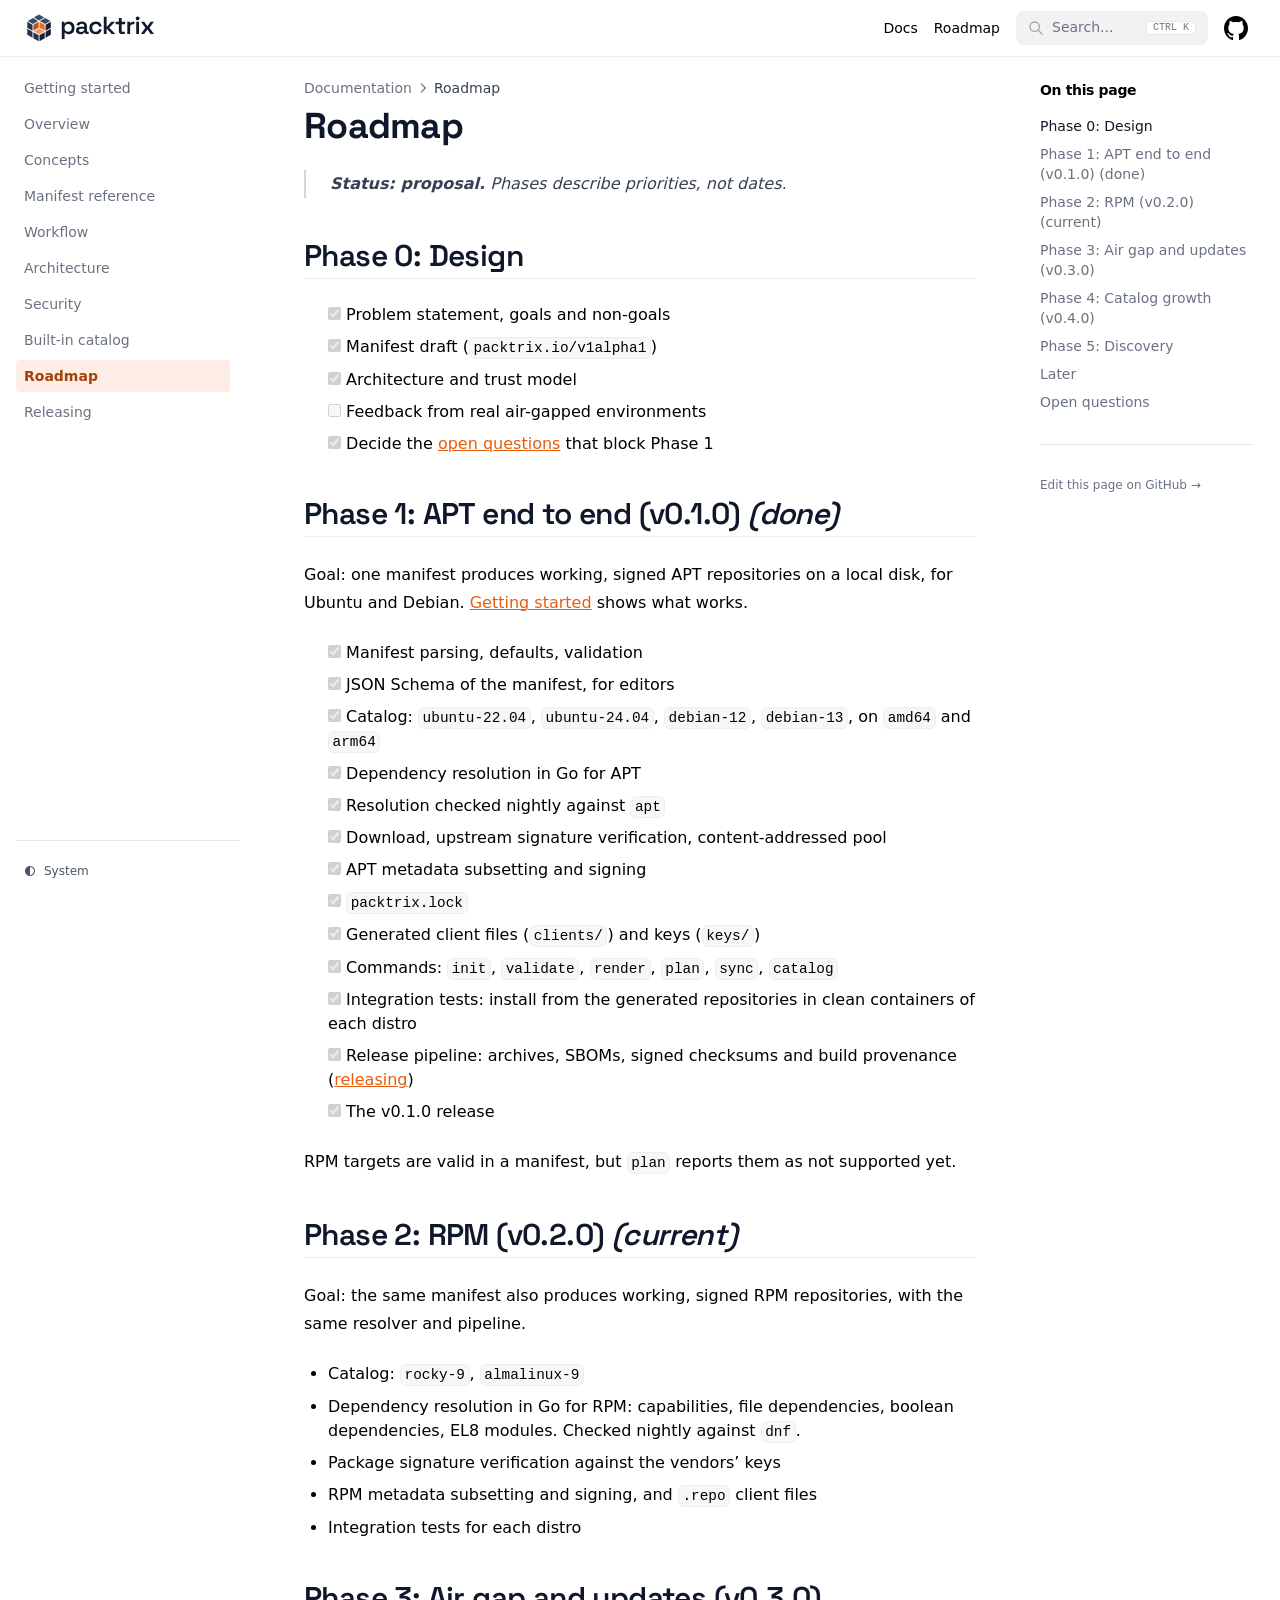
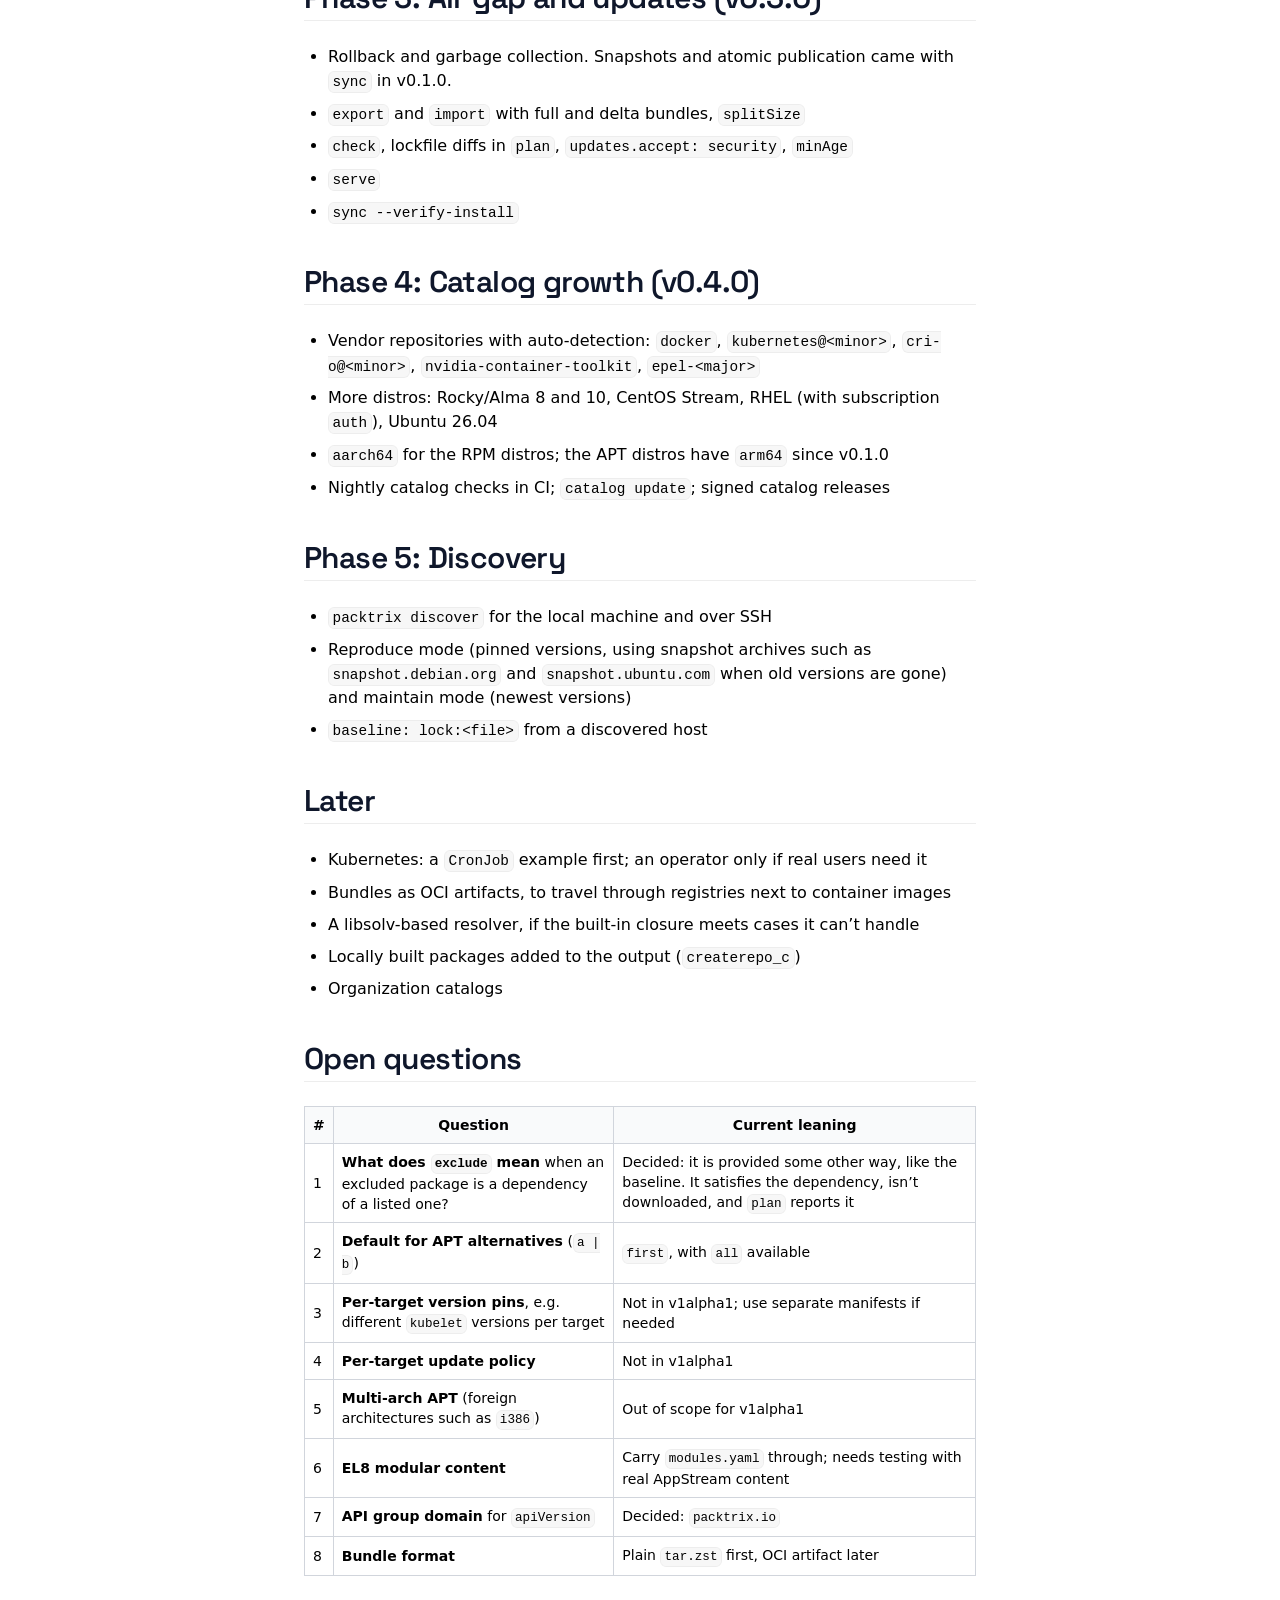
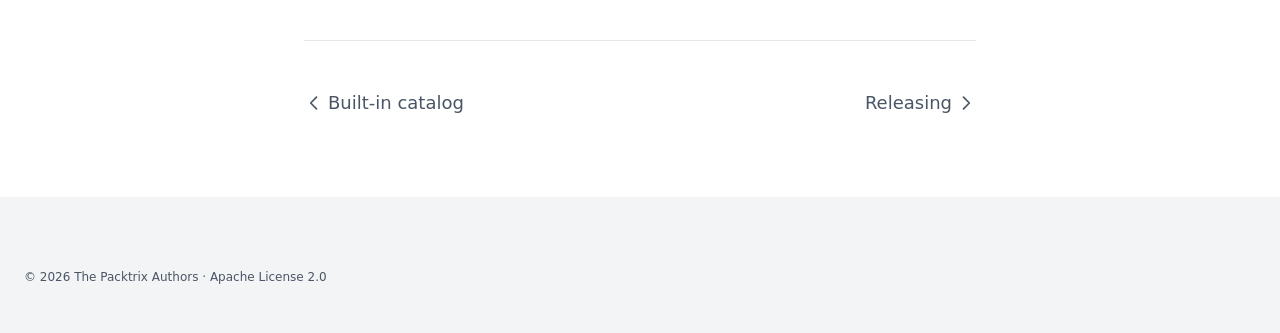
<file: docs/roadmap/index.html>
<!doctype html><html lang=en dir=ltr><head><meta charset=utf-8><meta name=viewport content="width=device-width,initial-scale=1"><meta name=robots content="index, follow"><link rel=icon href=/favicon.ico sizes=32x32><link rel=icon href=/favicon.svg type=image/svg+xml><link rel=apple-touch-icon href=/apple-touch-icon.png sizes=180x180><title>Roadmap – Packtrix</title><meta name=description content=" Status: proposal. Phases describe priorities, not dates.
Phase 0: Design Problem statement, goals and non-goals Manifest draft (packtrix.io/v1alpha1) Architecture and trust model Feedback from real air-gapped environments Decide the open questions that block Phase 1 Phase 1: APT end to end (v0.1.0) (done) Goal: one manifest produces working, signed APT repositories on a local disk, for Ubuntu and Debian. Getting started shows what works."><link rel=canonical href=https://packtrix.github.io/docs/roadmap/ itemprop=url><meta property="og:title" content="Roadmap"><meta property="og:description" content="
    
      
  Status: proposal. Phases describe priorities, not dates.


Phase 0: Design
    
 Problem statement, goals and non-goals
 Manifest draft (packtrix.io/v1alpha1)
 Architecture and trust model
 Feedback from real air-gapped environments
 Decide the open questions that block Phase 1

Phase 1: APT end to end (v0.1.0) (done)
    Goal: one manifest produces working, signed APT repositories on a local disk, for Ubuntu and Debian. Getting started shows what works.
    
  "><meta property="og:type" content="
    article
  "><meta property="og:url" content="https://packtrix.github.io/docs/roadmap/"><meta property="og:image" content="https://packtrix.github.io/images/logo/social-preview.png"><meta property="article:section" content="docs"><meta itemprop=name content="Roadmap"><meta itemprop=description content="Status: proposal. Phases describe priorities, not dates.
Phase 0: Design Problem statement, goals and non-goals Manifest draft (packtrix.io/v1alpha1) Architecture and trust model Feedback from real air-gapped environments Decide the open questions that block Phase 1 Phase 1: APT end to end (v0.1.0) (done) Goal: one manifest produces working, signed APT repositories on a local disk, for Ubuntu and Debian. Getting started shows what works."><meta itemprop=wordCount content="524"><meta itemprop=image content="https://packtrix.github.io/images/logo/social-preview.png"><meta name=twitter:card content="summary_large_image"><meta name=twitter:image content="https://packtrix.github.io/images/logo/social-preview.png"><meta name=twitter:title content="Roadmap"><meta name=twitter:description content="Status: proposal. Phases describe priorities, not dates.
Phase 0: Design Problem statement, goals and non-goals Manifest draft (packtrix.io/v1alpha1) Architecture and trust model Feedback from real air-gapped environments Decide the open questions that block Phase 1 Phase 1: APT end to end (v0.1.0) (done) Goal: one manifest produces working, signed APT repositories on a local disk, for Ubuntu and Debian. Getting started shows what works."><link rel=preload href=/css/compiled/main.min.de859fe9a6a6393e52a2a5ff54522848df1f8c1ff4191987d0d72e400aaf82a0.css as=style integrity="sha256-3oWf6aamOT5SoqX/VFIoSN8fjB/0GRmH0NcuQAqvgqA="><link href=/css/compiled/main.min.de859fe9a6a6393e52a2a5ff54522848df1f8c1ff4191987d0d72e400aaf82a0.css rel=stylesheet integrity="sha256-3oWf6aamOT5SoqX/VFIoSN8fjB/0GRmH0NcuQAqvgqA="><script src=/js/main-head.min.bbb353731723c08eaf67b231610392e3665384806ddb6bee51d4a965494c762e.js integrity="sha256-u7NTcxcjwI6vZ7IxYQOS42ZThIBt22vuUdSpZUlMdi4="></script><link rel=preload href=/fonts/space-grotesk.woff2 as=font type=font/woff2 crossorigin><style>@font-face{font-family:space grotesk;src:url(/fonts/space-grotesk.woff2)format("woff2");font-weight:400 700;font-display:swap}</style></head><body><a href=#content class="hx:sr-only hx:focus-visible:not-sr-only hx:focus-visible:fixed hx:focus-visible:z-50 hx:focus-visible:top-2 hx:focus-visible:left-2 hx:focus-visible:bg-primary-500 hx:focus-visible:text-white hx:focus-visible:px-4 hx:focus-visible:py-2 hx:focus-visible:rounded-md hx:focus-visible:text-sm hx:focus-visible:font-medium">Skip to content</a><div class="hextra-nav-container hx:sticky hx:top-0 hx:z-20 hx:w-full hx:bg-transparent hx:print:hidden"><div class="hextra-nav-container-blur hx:pointer-events-none hx:absolute hx:z-[-1] hx:h-full hx:w-full hx:bg-white hx:dark:bg-dark hx:shadow-[0_2px_4px_rgba(0,0,0,.02),0_1px_0_rgba(0,0,0,.06)] hx:contrast-more:shadow-[0_0_0_1px_#000] hx:dark:shadow-[0_-1px_0_rgba(255,255,255,.1)_inset] hx:contrast-more:dark:shadow-[0_0_0_1px_#fff]"></div><nav class="hextra-max-navbar-width hx:mx-auto hx:flex hx:items-center hx:justify-end hx:gap-1 hx:md:gap-2 hx:h-[var(--hextra-navbar-height)] hx:px-6"><a class="hx:flex hx:items-center hx:hover:opacity-75 hx:ltr:mr-auto hx:rtl:ml-auto" href=/><img class="hx:mr-2 hx:block hx:dark:hidden" src=/images/logo/packtrix-logo.svg alt=Packtrix height=30 width=130>
<img class="hx:mr-2 hx:hidden hx:dark:block" src=/images/logo/packtrix-logo-dark.svg alt=Packtrix height=30 width=130>
</a><a title href=/docs class="hx:text-sm hx:contrast-more:text-gray-700 hx:contrast-more:dark:text-gray-100 hx:relative hx:-ml-2 hx:hidden hx:whitespace-nowrap hx:p-2 hx:md:inline-flex hx:items-center hx:gap-1 hx:font-medium"><span class=hx:text-center>Docs</span>
</a><a title href=/docs/roadmap class="hx:text-sm hx:contrast-more:text-gray-700 hx:contrast-more:dark:text-gray-100 hx:relative hx:-ml-2 hx:hidden hx:whitespace-nowrap hx:p-2 hx:md:inline-flex hx:items-center hx:gap-1 hx:font-medium"><span class=hx:text-center>Roadmap</span>
</a><button type=button class=hextra-search-trigger data-search-open aria-haspopup=dialog aria-controls=hextra-search-dialog aria-label=Search...><svg class="hextra-search-trigger-icon" focusable="false" fill="none" viewBox="0 0 24 24" stroke-width="2" stroke="currentColor" aria-hidden="true"><path stroke-linecap="round" stroke-linejoin="round" d="M21 21l-6-6m2-5A7 7 0 113 10a7 7 0 0114 0z"/></svg><span class=hextra-search-trigger-label>Search...</span>
<kbd class=hextra-search-trigger-kbd>CTRL K</kbd>
</button>
<a class="hx:p-1 hx:md:p-2 hx:text-current" target=_blank rel=noreferrer href=https://github.com/packtrix/packtrix title=GitHub><svg height="24" fill="currentColor" viewBox="3 3 18 18"><path d="M12 3C7.0275 3 3 7.12937 3 12.2276c0 4.0833 2.57625 7.5321 6.15374 8.7548C9.60374 21.0631 9.77249 20.7863 9.77249 20.5441 9.77249 20.3249 9.76125 19.5982 9.76125 18.8254 7.5 19.2522 6.915 18.2602 6.735 17.7412 6.63375 17.4759 6.19499 16.6569 5.8125 16.4378 5.4975 16.2647 5.0475 15.838 5.80124 15.8264 6.51 15.8149 7.01625 16.4954 7.18499 16.7723 7.99499 18.1679 9.28875 17.7758 9.80625 17.5335 9.885 16.9337 10.1212 16.53 10.38 16.2993 8.3775 16.0687 6.285 15.2728 6.285 11.7432c0-1.0035.34875-1.834.92249-2.47994C7.1175 9.03257 6.8025 8.08674 7.2975 6.81794c0 0 .753749999999999-.24223 2.47499.94583.72001-.20762 1.48501-.31143 2.25001-.31143C12.7875 7.45234 13.5525 7.55615 14.2725 7.76377c1.7212-1.19959 2.475-.94583 2.475-.94583C17.2424 8.08674 16.9275 9.03257 16.8375 9.26326 17.4113 9.9092 17.76 10.7281 17.76 11.7432c0 3.5411-2.1037 4.3255-4.1063 4.5561C13.98 16.5877 14.2613 17.1414 14.2613 18.0065 14.2613 19.2407 14.25 20.2326 14.25 20.5441 14.25 20.7863 14.4188 21.0746 14.8688 20.9824 16.6554 20.364 18.2079 19.1866 19.3078 17.6162c1.0999-1.5705 1.6917-3.4551 1.6922-5.3886C21 7.12937 16.9725 3 12 3z"/></svg>
<span class=hx:sr-only>GitHub</span>
</a><button type=button aria-label=Menu aria-expanded=false class="hextra-hamburger-menu hx:cursor-pointer hx:-mr-1 hx:rounded-sm hx:p-1 hx:active:bg-gray-400/20 hx:md:hidden hx:hextra-focus-visible-inset"><svg height="24" fill="none" viewBox="0 0 24 24" stroke="currentColor"><g><path stroke-linecap="round" stroke-linejoin="round" stroke-width="2" d="M4 8H20"/></g><g><path stroke-linecap="round" stroke-linejoin="round" stroke-width="2" d="M4 16H20"/></g></svg></button></nav></div><div class="hx:mx-auto hx:flex hextra-max-page-width"><aside class="hextra-sidebar-container hx:flex hx:flex-col hx:print:hidden hx:md:top-[var(--hextra-navbar-height)] hx:md:shrink-0 hx:md:w-64 hx:md:self-start hx:max-md:[transform:translate3d(0,-100%,0)] hx:md:sticky"><div class="hextra-scrollbar hx:overflow-y-auto hx:overflow-x-hidden hx:p-4 hx:grow hx:md:h-[calc(100vh-var(--hextra-navbar-height)-var(--menu-height))]"><ul class="hx:flex hx:flex-col hx:gap-1 hx:md:hidden"><li class=open><div class="hextra-sidebar-item hx:group hx:relative hx:flex hx:items-center" data-active=false><a class="hx:flex hx:items-center hx:justify-between hx:gap-2 hx:grow hx:cursor-pointer hx:rounded-sm hx:px-2 hx:py-1.5 hx:text-sm hx:transition-colors [-webkit-tap-highlight-color:transparent] [-webkit-touch-callout:none] hx:hextra-focus-visible-inset hx:ltr:pr-8 hx:rtl:pl-8 hx:text-gray-500 hx:hover:bg-gray-100 hx:hover:text-gray-900 hx:contrast-more:border hx:contrast-more:border-transparent hx:contrast-more:text-gray-900 hx:contrast-more:hover:border-gray-900 hx:dark:text-neutral-400 hx:dark:hover:bg-primary-100/5 hx:dark:hover:text-gray-50 hx:contrast-more:dark:text-gray-50 hx:contrast-more:dark:hover:border-gray-50" href=/docs/><span class="hx:min-w-0 [word-break:break-word]">Docs</span>
</a><button type=button class="hextra-sidebar-collapsible-button hx:absolute hx:top-1/2 hx:-translate-y-1/2 hx:ltr:right-2 hx:rtl:left-2 hx:shrink-0 hx:cursor-pointer hx:p-0 hx:text-gray-500 hx:dark:text-neutral-400 hx:group-hover:text-gray-900 hx:dark:group-hover:text-gray-50 hx:group-data-[active=true]:text-primary-800 hx:group-data-[active=true]:dark:text-primary-600 hx:hextra-focus-visible-inset" aria-label="Toggle section" aria-expanded=true><svg fill="none" viewBox="0 0 24 24" stroke="currentColor" aria-hidden="true" focusable="false" class="hx:h-[18px] hx:min-w-[18px] hx:rounded-xs hx:p-0.5 hx:hover:bg-gray-800/5 hx:dark:hover:bg-gray-100/5"><path stroke-linecap="round" stroke-linejoin="round" stroke-width="2" d="M9 5l7 7-7 7" class="hx:origin-center hx:transition-transform hx:rtl:-rotate-180"/></svg></button></div><div class="hextra-sidebar-children hx:ltr:pr-0 hx:rtl:pl-0 hx:overflow-hidden"><ul class='hx:relative hx:flex hx:flex-col hx:gap-1 hx:before:absolute hx:before:inset-y-1 hx:before:w-px hx:before:bg-gray-200 hx:before:content-[""] hx:ltr:ml-3 hx:ltr:pl-3 hx:ltr:before:left-0 hx:rtl:mr-3 hx:rtl:pr-3 hx:rtl:before:right-0 hx:dark:before:bg-neutral-800'><li class="hx:flex hx:flex-col"><div class="hextra-sidebar-item hx:group hx:relative hx:flex hx:items-center" data-active=false><a class="hx:flex hx:items-center hx:justify-between hx:gap-2 hx:grow hx:cursor-pointer hx:rounded-sm hx:px-2 hx:py-1.5 hx:text-sm hx:transition-colors [-webkit-tap-highlight-color:transparent] [-webkit-touch-callout:none] hx:hextra-focus-visible-inset hx:text-gray-500 hx:hover:bg-gray-100 hx:hover:text-gray-900 hx:contrast-more:border hx:contrast-more:border-transparent hx:contrast-more:text-gray-900 hx:contrast-more:hover:border-gray-900 hx:dark:text-neutral-400 hx:dark:hover:bg-primary-100/5 hx:dark:hover:text-gray-50 hx:contrast-more:dark:text-gray-50 hx:contrast-more:dark:hover:border-gray-50" href=/docs/getting-started/><span class="hx:min-w-0 [word-break:break-word]">Getting started</span></a></div></li><li class="hx:flex hx:flex-col"><div class="hextra-sidebar-item hx:group hx:relative hx:flex hx:items-center" data-active=false><a class="hx:flex hx:items-center hx:justify-between hx:gap-2 hx:grow hx:cursor-pointer hx:rounded-sm hx:px-2 hx:py-1.5 hx:text-sm hx:transition-colors [-webkit-tap-highlight-color:transparent] [-webkit-touch-callout:none] hx:hextra-focus-visible-inset hx:text-gray-500 hx:hover:bg-gray-100 hx:hover:text-gray-900 hx:contrast-more:border hx:contrast-more:border-transparent hx:contrast-more:text-gray-900 hx:contrast-more:hover:border-gray-900 hx:dark:text-neutral-400 hx:dark:hover:bg-primary-100/5 hx:dark:hover:text-gray-50 hx:contrast-more:dark:text-gray-50 hx:contrast-more:dark:hover:border-gray-50" href=/docs/overview/><span class="hx:min-w-0 [word-break:break-word]">Overview</span></a></div></li><li class="hx:flex hx:flex-col"><div class="hextra-sidebar-item hx:group hx:relative hx:flex hx:items-center" data-active=false><a class="hx:flex hx:items-center hx:justify-between hx:gap-2 hx:grow hx:cursor-pointer hx:rounded-sm hx:px-2 hx:py-1.5 hx:text-sm hx:transition-colors [-webkit-tap-highlight-color:transparent] [-webkit-touch-callout:none] hx:hextra-focus-visible-inset hx:text-gray-500 hx:hover:bg-gray-100 hx:hover:text-gray-900 hx:contrast-more:border hx:contrast-more:border-transparent hx:contrast-more:text-gray-900 hx:contrast-more:hover:border-gray-900 hx:dark:text-neutral-400 hx:dark:hover:bg-primary-100/5 hx:dark:hover:text-gray-50 hx:contrast-more:dark:text-gray-50 hx:contrast-more:dark:hover:border-gray-50" href=/docs/concepts/><span class="hx:min-w-0 [word-break:break-word]">Concepts</span></a></div></li><li class="hx:flex hx:flex-col"><div class="hextra-sidebar-item hx:group hx:relative hx:flex hx:items-center" data-active=false><a class="hx:flex hx:items-center hx:justify-between hx:gap-2 hx:grow hx:cursor-pointer hx:rounded-sm hx:px-2 hx:py-1.5 hx:text-sm hx:transition-colors [-webkit-tap-highlight-color:transparent] [-webkit-touch-callout:none] hx:hextra-focus-visible-inset hx:text-gray-500 hx:hover:bg-gray-100 hx:hover:text-gray-900 hx:contrast-more:border hx:contrast-more:border-transparent hx:contrast-more:text-gray-900 hx:contrast-more:hover:border-gray-900 hx:dark:text-neutral-400 hx:dark:hover:bg-primary-100/5 hx:dark:hover:text-gray-50 hx:contrast-more:dark:text-gray-50 hx:contrast-more:dark:hover:border-gray-50" href=/docs/manifest/><span class="hx:min-w-0 [word-break:break-word]">Manifest reference</span></a></div></li><li class="hx:flex hx:flex-col"><div class="hextra-sidebar-item hx:group hx:relative hx:flex hx:items-center" data-active=false><a class="hx:flex hx:items-center hx:justify-between hx:gap-2 hx:grow hx:cursor-pointer hx:rounded-sm hx:px-2 hx:py-1.5 hx:text-sm hx:transition-colors [-webkit-tap-highlight-color:transparent] [-webkit-touch-callout:none] hx:hextra-focus-visible-inset hx:text-gray-500 hx:hover:bg-gray-100 hx:hover:text-gray-900 hx:contrast-more:border hx:contrast-more:border-transparent hx:contrast-more:text-gray-900 hx:contrast-more:hover:border-gray-900 hx:dark:text-neutral-400 hx:dark:hover:bg-primary-100/5 hx:dark:hover:text-gray-50 hx:contrast-more:dark:text-gray-50 hx:contrast-more:dark:hover:border-gray-50" href=/docs/workflow/><span class="hx:min-w-0 [word-break:break-word]">Workflow</span></a></div></li><li class="hx:flex hx:flex-col"><div class="hextra-sidebar-item hx:group hx:relative hx:flex hx:items-center" data-active=false><a class="hx:flex hx:items-center hx:justify-between hx:gap-2 hx:grow hx:cursor-pointer hx:rounded-sm hx:px-2 hx:py-1.5 hx:text-sm hx:transition-colors [-webkit-tap-highlight-color:transparent] [-webkit-touch-callout:none] hx:hextra-focus-visible-inset hx:text-gray-500 hx:hover:bg-gray-100 hx:hover:text-gray-900 hx:contrast-more:border hx:contrast-more:border-transparent hx:contrast-more:text-gray-900 hx:contrast-more:hover:border-gray-900 hx:dark:text-neutral-400 hx:dark:hover:bg-primary-100/5 hx:dark:hover:text-gray-50 hx:contrast-more:dark:text-gray-50 hx:contrast-more:dark:hover:border-gray-50" href=/docs/architecture/><span class="hx:min-w-0 [word-break:break-word]">Architecture</span></a></div></li><li class="hx:flex hx:flex-col"><div class="hextra-sidebar-item hx:group hx:relative hx:flex hx:items-center" data-active=false><a class="hx:flex hx:items-center hx:justify-between hx:gap-2 hx:grow hx:cursor-pointer hx:rounded-sm hx:px-2 hx:py-1.5 hx:text-sm hx:transition-colors [-webkit-tap-highlight-color:transparent] [-webkit-touch-callout:none] hx:hextra-focus-visible-inset hx:text-gray-500 hx:hover:bg-gray-100 hx:hover:text-gray-900 hx:contrast-more:border hx:contrast-more:border-transparent hx:contrast-more:text-gray-900 hx:contrast-more:hover:border-gray-900 hx:dark:text-neutral-400 hx:dark:hover:bg-primary-100/5 hx:dark:hover:text-gray-50 hx:contrast-more:dark:text-gray-50 hx:contrast-more:dark:hover:border-gray-50" href=/docs/security/><span class="hx:min-w-0 [word-break:break-word]">Security</span></a></div></li><li class="hx:flex hx:flex-col"><div class="hextra-sidebar-item hx:group hx:relative hx:flex hx:items-center" data-active=false><a class="hx:flex hx:items-center hx:justify-between hx:gap-2 hx:grow hx:cursor-pointer hx:rounded-sm hx:px-2 hx:py-1.5 hx:text-sm hx:transition-colors [-webkit-tap-highlight-color:transparent] [-webkit-touch-callout:none] hx:hextra-focus-visible-inset hx:text-gray-500 hx:hover:bg-gray-100 hx:hover:text-gray-900 hx:contrast-more:border hx:contrast-more:border-transparent hx:contrast-more:text-gray-900 hx:contrast-more:hover:border-gray-900 hx:dark:text-neutral-400 hx:dark:hover:bg-primary-100/5 hx:dark:hover:text-gray-50 hx:contrast-more:dark:text-gray-50 hx:contrast-more:dark:hover:border-gray-50" href=/docs/catalog/><span class="hx:min-w-0 [word-break:break-word]">Built-in catalog</span></a></div></li><li class="hx:flex hx:flex-col open"><div class="hextra-sidebar-item hx:group hx:relative hx:flex hx:items-center" data-active=true><a class="hx:flex hx:items-center hx:justify-between hx:gap-2 hx:grow hx:cursor-pointer hx:rounded-sm hx:px-2 hx:py-1.5 hx:text-sm hx:transition-colors [-webkit-tap-highlight-color:transparent] [-webkit-touch-callout:none] hx:hextra-focus-visible-inset hextra-sidebar-active-item hx:bg-primary-100 hx:font-semibold hx:text-primary-800 hx:contrast-more:border hx:contrast-more:border-primary-500 hx:dark:bg-primary-400/10 hx:dark:text-primary-600 hx:contrast-more:dark:border-primary-500" href=/docs/roadmap/><span class="hx:min-w-0 [word-break:break-word]">Roadmap</span></a></div><ul class='hx:flex hx:flex-col hx:gap-1 hx:relative hx:before:absolute hx:before:inset-y-1 hx:before:w-px hx:before:bg-gray-200 hx:before:content-[""] hx:dark:before:bg-neutral-800 hx:ltr:pl-3 hx:ltr:before:left-0 hx:rtl:pr-3 hx:rtl:before:right-0 hx:ltr:ml-3 hx:rtl:mr-3'><li><a href=#phase-0-design class="hx:flex hx:rounded-sm hx:px-2 hx:py-1.5 hx:text-sm hx:transition-colors [word-break:break-word] hx:cursor-pointer [-webkit-tap-highlight-color:transparent] [-webkit-touch-callout:none] hx:contrast-more:border hx:gap-2 hx:before:opacity-25 hx:before:content-['#'] hx:text-gray-500 hx:hover:bg-gray-100 hx:hover:text-gray-900 hx:dark:text-neutral-400 hx:dark:hover:bg-primary-100/5 hx:dark:hover:text-gray-50 hx:contrast-more:text-gray-900 hx:contrast-more:dark:text-gray-50 hx:contrast-more:border-transparent hx:contrast-more:hover:border-gray-900 hx:contrast-more:dark:hover:border-gray-50">Phase 0: Design</a></li><li><a href=#phase-1-apt-end-to-end-v010-done class="hx:flex hx:rounded-sm hx:px-2 hx:py-1.5 hx:text-sm hx:transition-colors [word-break:break-word] hx:cursor-pointer [-webkit-tap-highlight-color:transparent] [-webkit-touch-callout:none] hx:contrast-more:border hx:gap-2 hx:before:opacity-25 hx:before:content-['#'] hx:text-gray-500 hx:hover:bg-gray-100 hx:hover:text-gray-900 hx:dark:text-neutral-400 hx:dark:hover:bg-primary-100/5 hx:dark:hover:text-gray-50 hx:contrast-more:text-gray-900 hx:contrast-more:dark:text-gray-50 hx:contrast-more:border-transparent hx:contrast-more:hover:border-gray-900 hx:contrast-more:dark:hover:border-gray-50">Phase 1: APT end to end (v0.1.0) (done)</a></li><li><a href=#phase-2-rpm-v020-current class="hx:flex hx:rounded-sm hx:px-2 hx:py-1.5 hx:text-sm hx:transition-colors [word-break:break-word] hx:cursor-pointer [-webkit-tap-highlight-color:transparent] [-webkit-touch-callout:none] hx:contrast-more:border hx:gap-2 hx:before:opacity-25 hx:before:content-['#'] hx:text-gray-500 hx:hover:bg-gray-100 hx:hover:text-gray-900 hx:dark:text-neutral-400 hx:dark:hover:bg-primary-100/5 hx:dark:hover:text-gray-50 hx:contrast-more:text-gray-900 hx:contrast-more:dark:text-gray-50 hx:contrast-more:border-transparent hx:contrast-more:hover:border-gray-900 hx:contrast-more:dark:hover:border-gray-50">Phase 2: RPM (v0.2.0) (current)</a></li><li><a href=#phase-3-air-gap-and-updates-v030 class="hx:flex hx:rounded-sm hx:px-2 hx:py-1.5 hx:text-sm hx:transition-colors [word-break:break-word] hx:cursor-pointer [-webkit-tap-highlight-color:transparent] [-webkit-touch-callout:none] hx:contrast-more:border hx:gap-2 hx:before:opacity-25 hx:before:content-['#'] hx:text-gray-500 hx:hover:bg-gray-100 hx:hover:text-gray-900 hx:dark:text-neutral-400 hx:dark:hover:bg-primary-100/5 hx:dark:hover:text-gray-50 hx:contrast-more:text-gray-900 hx:contrast-more:dark:text-gray-50 hx:contrast-more:border-transparent hx:contrast-more:hover:border-gray-900 hx:contrast-more:dark:hover:border-gray-50">Phase 3: Air gap and updates (v0.3.0)</a></li><li><a href=#phase-4-catalog-growth-v040 class="hx:flex hx:rounded-sm hx:px-2 hx:py-1.5 hx:text-sm hx:transition-colors [word-break:break-word] hx:cursor-pointer [-webkit-tap-highlight-color:transparent] [-webkit-touch-callout:none] hx:contrast-more:border hx:gap-2 hx:before:opacity-25 hx:before:content-['#'] hx:text-gray-500 hx:hover:bg-gray-100 hx:hover:text-gray-900 hx:dark:text-neutral-400 hx:dark:hover:bg-primary-100/5 hx:dark:hover:text-gray-50 hx:contrast-more:text-gray-900 hx:contrast-more:dark:text-gray-50 hx:contrast-more:border-transparent hx:contrast-more:hover:border-gray-900 hx:contrast-more:dark:hover:border-gray-50">Phase 4: Catalog growth (v0.4.0)</a></li><li><a href=#phase-5-discovery class="hx:flex hx:rounded-sm hx:px-2 hx:py-1.5 hx:text-sm hx:transition-colors [word-break:break-word] hx:cursor-pointer [-webkit-tap-highlight-color:transparent] [-webkit-touch-callout:none] hx:contrast-more:border hx:gap-2 hx:before:opacity-25 hx:before:content-['#'] hx:text-gray-500 hx:hover:bg-gray-100 hx:hover:text-gray-900 hx:dark:text-neutral-400 hx:dark:hover:bg-primary-100/5 hx:dark:hover:text-gray-50 hx:contrast-more:text-gray-900 hx:contrast-more:dark:text-gray-50 hx:contrast-more:border-transparent hx:contrast-more:hover:border-gray-900 hx:contrast-more:dark:hover:border-gray-50">Phase 5: Discovery</a></li><li><a href=#later class="hx:flex hx:rounded-sm hx:px-2 hx:py-1.5 hx:text-sm hx:transition-colors [word-break:break-word] hx:cursor-pointer [-webkit-tap-highlight-color:transparent] [-webkit-touch-callout:none] hx:contrast-more:border hx:gap-2 hx:before:opacity-25 hx:before:content-['#'] hx:text-gray-500 hx:hover:bg-gray-100 hx:hover:text-gray-900 hx:dark:text-neutral-400 hx:dark:hover:bg-primary-100/5 hx:dark:hover:text-gray-50 hx:contrast-more:text-gray-900 hx:contrast-more:dark:text-gray-50 hx:contrast-more:border-transparent hx:contrast-more:hover:border-gray-900 hx:contrast-more:dark:hover:border-gray-50">Later</a></li><li><a href=#open-questions class="hx:flex hx:rounded-sm hx:px-2 hx:py-1.5 hx:text-sm hx:transition-colors [word-break:break-word] hx:cursor-pointer [-webkit-tap-highlight-color:transparent] [-webkit-touch-callout:none] hx:contrast-more:border hx:gap-2 hx:before:opacity-25 hx:before:content-['#'] hx:text-gray-500 hx:hover:bg-gray-100 hx:hover:text-gray-900 hx:dark:text-neutral-400 hx:dark:hover:bg-primary-100/5 hx:dark:hover:text-gray-50 hx:contrast-more:text-gray-900 hx:contrast-more:dark:text-gray-50 hx:contrast-more:border-transparent hx:contrast-more:hover:border-gray-900 hx:contrast-more:dark:hover:border-gray-50">Open questions</a></li></ul></li><li class="hx:flex hx:flex-col"><div class="hextra-sidebar-item hx:group hx:relative hx:flex hx:items-center" data-active=false><a class="hx:flex hx:items-center hx:justify-between hx:gap-2 hx:grow hx:cursor-pointer hx:rounded-sm hx:px-2 hx:py-1.5 hx:text-sm hx:transition-colors [-webkit-tap-highlight-color:transparent] [-webkit-touch-callout:none] hx:hextra-focus-visible-inset hx:text-gray-500 hx:hover:bg-gray-100 hx:hover:text-gray-900 hx:contrast-more:border hx:contrast-more:border-transparent hx:contrast-more:text-gray-900 hx:contrast-more:hover:border-gray-900 hx:dark:text-neutral-400 hx:dark:hover:bg-primary-100/5 hx:dark:hover:text-gray-50 hx:contrast-more:dark:text-gray-50 hx:contrast-more:dark:hover:border-gray-50" href=/docs/releasing/><span class="hx:min-w-0 [word-break:break-word]">Releasing</span></a></div></li></ul></div></li><li class=open><div class="hextra-sidebar-item hx:group hx:relative hx:flex hx:items-center" data-active=true><a class="hx:flex hx:items-center hx:justify-between hx:gap-2 hx:grow hx:cursor-pointer hx:rounded-sm hx:px-2 hx:py-1.5 hx:text-sm hx:transition-colors [-webkit-tap-highlight-color:transparent] [-webkit-touch-callout:none] hx:hextra-focus-visible-inset hextra-sidebar-active-item hx:bg-primary-100 hx:font-semibold hx:text-primary-800 hx:contrast-more:border hx:contrast-more:border-primary-500 hx:dark:bg-primary-400/10 hx:dark:text-primary-600 hx:contrast-more:dark:border-primary-500" href=/docs/roadmap/><span class="hx:min-w-0 [word-break:break-word]">Roadmap</span></a></div><ul class='hx:flex hx:flex-col hx:gap-1 hx:relative hx:before:absolute hx:before:inset-y-1 hx:before:w-px hx:before:bg-gray-200 hx:before:content-[""] hx:dark:before:bg-neutral-800 hx:ltr:pl-3 hx:ltr:before:left-0 hx:rtl:pr-3 hx:rtl:before:right-0 hx:ltr:ml-3 hx:rtl:mr-3'><li><a href=#phase-0-design class="hx:flex hx:rounded-sm hx:px-2 hx:py-1.5 hx:text-sm hx:transition-colors [word-break:break-word] hx:cursor-pointer [-webkit-tap-highlight-color:transparent] [-webkit-touch-callout:none] hx:contrast-more:border hx:gap-2 hx:before:opacity-25 hx:before:content-['#'] hx:text-gray-500 hx:hover:bg-gray-100 hx:hover:text-gray-900 hx:dark:text-neutral-400 hx:dark:hover:bg-primary-100/5 hx:dark:hover:text-gray-50 hx:contrast-more:text-gray-900 hx:contrast-more:dark:text-gray-50 hx:contrast-more:border-transparent hx:contrast-more:hover:border-gray-900 hx:contrast-more:dark:hover:border-gray-50">Phase 0: Design</a></li><li><a href=#phase-1-apt-end-to-end-v010-done class="hx:flex hx:rounded-sm hx:px-2 hx:py-1.5 hx:text-sm hx:transition-colors [word-break:break-word] hx:cursor-pointer [-webkit-tap-highlight-color:transparent] [-webkit-touch-callout:none] hx:contrast-more:border hx:gap-2 hx:before:opacity-25 hx:before:content-['#'] hx:text-gray-500 hx:hover:bg-gray-100 hx:hover:text-gray-900 hx:dark:text-neutral-400 hx:dark:hover:bg-primary-100/5 hx:dark:hover:text-gray-50 hx:contrast-more:text-gray-900 hx:contrast-more:dark:text-gray-50 hx:contrast-more:border-transparent hx:contrast-more:hover:border-gray-900 hx:contrast-more:dark:hover:border-gray-50">Phase 1: APT end to end (v0.1.0) (done)</a></li><li><a href=#phase-2-rpm-v020-current class="hx:flex hx:rounded-sm hx:px-2 hx:py-1.5 hx:text-sm hx:transition-colors [word-break:break-word] hx:cursor-pointer [-webkit-tap-highlight-color:transparent] [-webkit-touch-callout:none] hx:contrast-more:border hx:gap-2 hx:before:opacity-25 hx:before:content-['#'] hx:text-gray-500 hx:hover:bg-gray-100 hx:hover:text-gray-900 hx:dark:text-neutral-400 hx:dark:hover:bg-primary-100/5 hx:dark:hover:text-gray-50 hx:contrast-more:text-gray-900 hx:contrast-more:dark:text-gray-50 hx:contrast-more:border-transparent hx:contrast-more:hover:border-gray-900 hx:contrast-more:dark:hover:border-gray-50">Phase 2: RPM (v0.2.0) (current)</a></li><li><a href=#phase-3-air-gap-and-updates-v030 class="hx:flex hx:rounded-sm hx:px-2 hx:py-1.5 hx:text-sm hx:transition-colors [word-break:break-word] hx:cursor-pointer [-webkit-tap-highlight-color:transparent] [-webkit-touch-callout:none] hx:contrast-more:border hx:gap-2 hx:before:opacity-25 hx:before:content-['#'] hx:text-gray-500 hx:hover:bg-gray-100 hx:hover:text-gray-900 hx:dark:text-neutral-400 hx:dark:hover:bg-primary-100/5 hx:dark:hover:text-gray-50 hx:contrast-more:text-gray-900 hx:contrast-more:dark:text-gray-50 hx:contrast-more:border-transparent hx:contrast-more:hover:border-gray-900 hx:contrast-more:dark:hover:border-gray-50">Phase 3: Air gap and updates (v0.3.0)</a></li><li><a href=#phase-4-catalog-growth-v040 class="hx:flex hx:rounded-sm hx:px-2 hx:py-1.5 hx:text-sm hx:transition-colors [word-break:break-word] hx:cursor-pointer [-webkit-tap-highlight-color:transparent] [-webkit-touch-callout:none] hx:contrast-more:border hx:gap-2 hx:before:opacity-25 hx:before:content-['#'] hx:text-gray-500 hx:hover:bg-gray-100 hx:hover:text-gray-900 hx:dark:text-neutral-400 hx:dark:hover:bg-primary-100/5 hx:dark:hover:text-gray-50 hx:contrast-more:text-gray-900 hx:contrast-more:dark:text-gray-50 hx:contrast-more:border-transparent hx:contrast-more:hover:border-gray-900 hx:contrast-more:dark:hover:border-gray-50">Phase 4: Catalog growth (v0.4.0)</a></li><li><a href=#phase-5-discovery class="hx:flex hx:rounded-sm hx:px-2 hx:py-1.5 hx:text-sm hx:transition-colors [word-break:break-word] hx:cursor-pointer [-webkit-tap-highlight-color:transparent] [-webkit-touch-callout:none] hx:contrast-more:border hx:gap-2 hx:before:opacity-25 hx:before:content-['#'] hx:text-gray-500 hx:hover:bg-gray-100 hx:hover:text-gray-900 hx:dark:text-neutral-400 hx:dark:hover:bg-primary-100/5 hx:dark:hover:text-gray-50 hx:contrast-more:text-gray-900 hx:contrast-more:dark:text-gray-50 hx:contrast-more:border-transparent hx:contrast-more:hover:border-gray-900 hx:contrast-more:dark:hover:border-gray-50">Phase 5: Discovery</a></li><li><a href=#later class="hx:flex hx:rounded-sm hx:px-2 hx:py-1.5 hx:text-sm hx:transition-colors [word-break:break-word] hx:cursor-pointer [-webkit-tap-highlight-color:transparent] [-webkit-touch-callout:none] hx:contrast-more:border hx:gap-2 hx:before:opacity-25 hx:before:content-['#'] hx:text-gray-500 hx:hover:bg-gray-100 hx:hover:text-gray-900 hx:dark:text-neutral-400 hx:dark:hover:bg-primary-100/5 hx:dark:hover:text-gray-50 hx:contrast-more:text-gray-900 hx:contrast-more:dark:text-gray-50 hx:contrast-more:border-transparent hx:contrast-more:hover:border-gray-900 hx:contrast-more:dark:hover:border-gray-50">Later</a></li><li><a href=#open-questions class="hx:flex hx:rounded-sm hx:px-2 hx:py-1.5 hx:text-sm hx:transition-colors [word-break:break-word] hx:cursor-pointer [-webkit-tap-highlight-color:transparent] [-webkit-touch-callout:none] hx:contrast-more:border hx:gap-2 hx:before:opacity-25 hx:before:content-['#'] hx:text-gray-500 hx:hover:bg-gray-100 hx:hover:text-gray-900 hx:dark:text-neutral-400 hx:dark:hover:bg-primary-100/5 hx:dark:hover:text-gray-50 hx:contrast-more:text-gray-900 hx:contrast-more:dark:text-gray-50 hx:contrast-more:border-transparent hx:contrast-more:hover:border-gray-900 hx:contrast-more:dark:hover:border-gray-50">Open questions</a></li></ul></li></ul><ul class="hx:flex hx:flex-col hx:gap-1 hx:max-md:hidden"><li><div class="hextra-sidebar-item hx:group hx:relative hx:flex hx:items-center" data-active=false><a class="hx:flex hx:items-center hx:justify-between hx:gap-2 hx:grow hx:cursor-pointer hx:rounded-sm hx:px-2 hx:py-1.5 hx:text-sm hx:transition-colors [-webkit-tap-highlight-color:transparent] [-webkit-touch-callout:none] hx:hextra-focus-visible-inset hx:text-gray-500 hx:hover:bg-gray-100 hx:hover:text-gray-900 hx:contrast-more:border hx:contrast-more:border-transparent hx:contrast-more:text-gray-900 hx:contrast-more:hover:border-gray-900 hx:dark:text-neutral-400 hx:dark:hover:bg-primary-100/5 hx:dark:hover:text-gray-50 hx:contrast-more:dark:text-gray-50 hx:contrast-more:dark:hover:border-gray-50" href=/docs/getting-started/><span class="hx:min-w-0 [word-break:break-word]">Getting started</span></a></div></li><li><div class="hextra-sidebar-item hx:group hx:relative hx:flex hx:items-center" data-active=false><a class="hx:flex hx:items-center hx:justify-between hx:gap-2 hx:grow hx:cursor-pointer hx:rounded-sm hx:px-2 hx:py-1.5 hx:text-sm hx:transition-colors [-webkit-tap-highlight-color:transparent] [-webkit-touch-callout:none] hx:hextra-focus-visible-inset hx:text-gray-500 hx:hover:bg-gray-100 hx:hover:text-gray-900 hx:contrast-more:border hx:contrast-more:border-transparent hx:contrast-more:text-gray-900 hx:contrast-more:hover:border-gray-900 hx:dark:text-neutral-400 hx:dark:hover:bg-primary-100/5 hx:dark:hover:text-gray-50 hx:contrast-more:dark:text-gray-50 hx:contrast-more:dark:hover:border-gray-50" href=/docs/overview/><span class="hx:min-w-0 [word-break:break-word]">Overview</span></a></div></li><li><div class="hextra-sidebar-item hx:group hx:relative hx:flex hx:items-center" data-active=false><a class="hx:flex hx:items-center hx:justify-between hx:gap-2 hx:grow hx:cursor-pointer hx:rounded-sm hx:px-2 hx:py-1.5 hx:text-sm hx:transition-colors [-webkit-tap-highlight-color:transparent] [-webkit-touch-callout:none] hx:hextra-focus-visible-inset hx:text-gray-500 hx:hover:bg-gray-100 hx:hover:text-gray-900 hx:contrast-more:border hx:contrast-more:border-transparent hx:contrast-more:text-gray-900 hx:contrast-more:hover:border-gray-900 hx:dark:text-neutral-400 hx:dark:hover:bg-primary-100/5 hx:dark:hover:text-gray-50 hx:contrast-more:dark:text-gray-50 hx:contrast-more:dark:hover:border-gray-50" href=/docs/concepts/><span class="hx:min-w-0 [word-break:break-word]">Concepts</span></a></div></li><li><div class="hextra-sidebar-item hx:group hx:relative hx:flex hx:items-center" data-active=false><a class="hx:flex hx:items-center hx:justify-between hx:gap-2 hx:grow hx:cursor-pointer hx:rounded-sm hx:px-2 hx:py-1.5 hx:text-sm hx:transition-colors [-webkit-tap-highlight-color:transparent] [-webkit-touch-callout:none] hx:hextra-focus-visible-inset hx:text-gray-500 hx:hover:bg-gray-100 hx:hover:text-gray-900 hx:contrast-more:border hx:contrast-more:border-transparent hx:contrast-more:text-gray-900 hx:contrast-more:hover:border-gray-900 hx:dark:text-neutral-400 hx:dark:hover:bg-primary-100/5 hx:dark:hover:text-gray-50 hx:contrast-more:dark:text-gray-50 hx:contrast-more:dark:hover:border-gray-50" href=/docs/manifest/><span class="hx:min-w-0 [word-break:break-word]">Manifest reference</span></a></div></li><li><div class="hextra-sidebar-item hx:group hx:relative hx:flex hx:items-center" data-active=false><a class="hx:flex hx:items-center hx:justify-between hx:gap-2 hx:grow hx:cursor-pointer hx:rounded-sm hx:px-2 hx:py-1.5 hx:text-sm hx:transition-colors [-webkit-tap-highlight-color:transparent] [-webkit-touch-callout:none] hx:hextra-focus-visible-inset hx:text-gray-500 hx:hover:bg-gray-100 hx:hover:text-gray-900 hx:contrast-more:border hx:contrast-more:border-transparent hx:contrast-more:text-gray-900 hx:contrast-more:hover:border-gray-900 hx:dark:text-neutral-400 hx:dark:hover:bg-primary-100/5 hx:dark:hover:text-gray-50 hx:contrast-more:dark:text-gray-50 hx:contrast-more:dark:hover:border-gray-50" href=/docs/workflow/><span class="hx:min-w-0 [word-break:break-word]">Workflow</span></a></div></li><li><div class="hextra-sidebar-item hx:group hx:relative hx:flex hx:items-center" data-active=false><a class="hx:flex hx:items-center hx:justify-between hx:gap-2 hx:grow hx:cursor-pointer hx:rounded-sm hx:px-2 hx:py-1.5 hx:text-sm hx:transition-colors [-webkit-tap-highlight-color:transparent] [-webkit-touch-callout:none] hx:hextra-focus-visible-inset hx:text-gray-500 hx:hover:bg-gray-100 hx:hover:text-gray-900 hx:contrast-more:border hx:contrast-more:border-transparent hx:contrast-more:text-gray-900 hx:contrast-more:hover:border-gray-900 hx:dark:text-neutral-400 hx:dark:hover:bg-primary-100/5 hx:dark:hover:text-gray-50 hx:contrast-more:dark:text-gray-50 hx:contrast-more:dark:hover:border-gray-50" href=/docs/architecture/><span class="hx:min-w-0 [word-break:break-word]">Architecture</span></a></div></li><li><div class="hextra-sidebar-item hx:group hx:relative hx:flex hx:items-center" data-active=false><a class="hx:flex hx:items-center hx:justify-between hx:gap-2 hx:grow hx:cursor-pointer hx:rounded-sm hx:px-2 hx:py-1.5 hx:text-sm hx:transition-colors [-webkit-tap-highlight-color:transparent] [-webkit-touch-callout:none] hx:hextra-focus-visible-inset hx:text-gray-500 hx:hover:bg-gray-100 hx:hover:text-gray-900 hx:contrast-more:border hx:contrast-more:border-transparent hx:contrast-more:text-gray-900 hx:contrast-more:hover:border-gray-900 hx:dark:text-neutral-400 hx:dark:hover:bg-primary-100/5 hx:dark:hover:text-gray-50 hx:contrast-more:dark:text-gray-50 hx:contrast-more:dark:hover:border-gray-50" href=/docs/security/><span class="hx:min-w-0 [word-break:break-word]">Security</span></a></div></li><li><div class="hextra-sidebar-item hx:group hx:relative hx:flex hx:items-center" data-active=false><a class="hx:flex hx:items-center hx:justify-between hx:gap-2 hx:grow hx:cursor-pointer hx:rounded-sm hx:px-2 hx:py-1.5 hx:text-sm hx:transition-colors [-webkit-tap-highlight-color:transparent] [-webkit-touch-callout:none] hx:hextra-focus-visible-inset hx:text-gray-500 hx:hover:bg-gray-100 hx:hover:text-gray-900 hx:contrast-more:border hx:contrast-more:border-transparent hx:contrast-more:text-gray-900 hx:contrast-more:hover:border-gray-900 hx:dark:text-neutral-400 hx:dark:hover:bg-primary-100/5 hx:dark:hover:text-gray-50 hx:contrast-more:dark:text-gray-50 hx:contrast-more:dark:hover:border-gray-50" href=/docs/catalog/><span class="hx:min-w-0 [word-break:break-word]">Built-in catalog</span></a></div></li><li class=open><div class="hextra-sidebar-item hx:group hx:relative hx:flex hx:items-center" data-active=true><a class="hx:flex hx:items-center hx:justify-between hx:gap-2 hx:grow hx:cursor-pointer hx:rounded-sm hx:px-2 hx:py-1.5 hx:text-sm hx:transition-colors [-webkit-tap-highlight-color:transparent] [-webkit-touch-callout:none] hx:hextra-focus-visible-inset hextra-sidebar-active-item hx:bg-primary-100 hx:font-semibold hx:text-primary-800 hx:contrast-more:border hx:contrast-more:border-primary-500 hx:dark:bg-primary-400/10 hx:dark:text-primary-600 hx:contrast-more:dark:border-primary-500" href=/docs/roadmap/><span class="hx:min-w-0 [word-break:break-word]">Roadmap</span></a></div></li><li><div class="hextra-sidebar-item hx:group hx:relative hx:flex hx:items-center" data-active=false><a class="hx:flex hx:items-center hx:justify-between hx:gap-2 hx:grow hx:cursor-pointer hx:rounded-sm hx:px-2 hx:py-1.5 hx:text-sm hx:transition-colors [-webkit-tap-highlight-color:transparent] [-webkit-touch-callout:none] hx:hextra-focus-visible-inset hx:text-gray-500 hx:hover:bg-gray-100 hx:hover:text-gray-900 hx:contrast-more:border hx:contrast-more:border-transparent hx:contrast-more:text-gray-900 hx:contrast-more:hover:border-gray-900 hx:dark:text-neutral-400 hx:dark:hover:bg-primary-100/5 hx:dark:hover:text-gray-50 hx:contrast-more:dark:text-gray-50 hx:contrast-more:dark:hover:border-gray-50" href=/docs/releasing/><span class="hx:min-w-0 [word-break:break-word]">Releasing</span></a></div></li></ul></div><div class="hx:sticky hx:bottom-0 hx:max-h-(--menu-height) hx:bg-white hx:dark:bg-dark hx:mx-4 hx:py-4 hx:shadow-[0_-12px_16px_#fff] hx:flex hx:items-center hx:gap-2 hx:border-gray-200 hx:dark:border-neutral-800 hx:dark:shadow-[0_-12px_16px_#111] hx:contrast-more:border-neutral-400 hx:contrast-more:shadow-none hx:contrast-more:dark:shadow-none hx:border-t" data-toggle-animation=show><div class="hx:flex hx:grow hx:flex-col"><div class="hx:flex hx:justify-items-start hx:group" data-theme=light><button title="Change theme" data-state=closed data-location=bottom class="hextra-theme-toggle hx:cursor-pointer hx:rounded-md hx:text-left hx:font-medium hx:h-7 hx:px-2 hx:text-xs hx:hover:bg-gray-100 hx:hover:text-gray-900 hx:dark:hover:bg-primary-100/5 hx:dark:hover:text-gray-50 hx:font-medium hx:text-gray-600 hx:transition-colors hx:dark:text-gray-400 hx:grow" type=button aria-label="Change theme" aria-expanded=false aria-haspopup=menu><div class="hx:flex hx:items-center hx:gap-2 hx:capitalize"><svg height="12" class="hx:group-data-[theme=dark]:hidden hx:group-data-[theme=system]:hidden" fill="none" viewBox="0 0 24 24" stroke-width="2" stroke="currentColor" aria-hidden="true"><path stroke-linecap="round" stroke-linejoin="round" d="M12 3v1m0 16v1m9-9h-1M4 12H3m15.364 6.364-.707-.707M6.343 6.343l-.707-.707m12.728.0-.707.707M6.343 17.657l-.707.707M16 12a4 4 0 11-8 0 4 4 0 018 0z"/></svg><span class="hx:group-data-[theme=dark]:hidden hx:group-data-[theme=system]:hidden">Light</span><svg height="12" class="hx:group-data-[theme=light]:hidden hx:group-data-[theme=system]:hidden" fill="none" viewBox="0 0 24 24" stroke-width="2" stroke="currentColor" aria-hidden="true"><path stroke-linecap="round" stroke-linejoin="round" d="M20.354 15.354A9 9 0 018.646 3.646 9.003 9.003.0 0012 21a9.003 9.003.0 008.354-5.646z"/></svg><span class="hx:group-data-[theme=light]:hidden hx:group-data-[theme=system]:hidden">Dark</span><svg height="12" class="hx:group-data-[theme=dark]:hidden hx:group-data-[theme=light]:hidden" viewBox="0 0 24 24" fill="currentColor"><path d="M11.996094 2C6.4986225 2.0192368 2.03125 6.5024993 2.03125 12c0 5.497501 4.4673725 9.980763 9.964844 10H12 12.0039c5.497471-.01924 9.964844-4.502499 9.964844-10 0-5.4975007-4.467373-9.9807632-9.964844-10H12zM12 4c4.417218.017598 7.96875 3.5822356 7.96875 8 0 4.417764-3.551532 7.982402-7.96875 8z"/></svg>
<span class="hx:group-data-[theme=dark]:hidden hx:group-data-[theme=light]:hidden">System</span></div></button><ul class="hextra-theme-toggle-options hx:hidden hx:z-20 hx:max-h-64 hx:overflow-auto hx:rounded-lg hx:border hx:border-gray-200 hx:bg-white hx:p-1 hx:text-sm hx:shadow-lg hx:dark:border-neutral-700 hx:dark:bg-neutral-900" style="position:fixed;inset:auto auto 0 0;margin:0;min-width:100px" data-theme=light role=menu><li role=none class="hx:flex hx:flex-col"><button type=button role=menuitemradio aria-checked=true tabindex=-1 data-item=light class="hx:text-gray-700 hx:dark:text-gray-300 hx:hover:bg-gray-100 hx:hover:text-gray-900 hx:dark:hover:bg-neutral-800 hx:dark:hover:text-gray-100 hx:relative hx:cursor-pointer hx:whitespace-nowrap hx:rounded-sm hx:py-1.5 hx:transition-colors hx:ltr:pl-3 hx:ltr:pr-9 hx:rtl:pr-3 hx:rtl:pl-9 hx:text-left hx:w-full hx:bg-transparent hx:border-0">
Light
<span class="hx:absolute hx:inset-y-0 hx:flex hx:items-center hx:ltr:right-3 hx:rtl:left-3 hx:group-data-[theme=dark]:hidden hx:group-data-[theme=system]:hidden"><svg height="1em" width="1em" fill="none" viewBox="0 0 24 24" stroke-width="2" stroke="currentColor" aria-hidden="true"><path stroke-linecap="round" stroke-linejoin="round" d="M5 13l4 4L19 7"/></svg></span></button></li><li role=none class="hx:flex hx:flex-col"><button type=button role=menuitemradio aria-checked=false tabindex=-1 data-item=dark class="hx:text-gray-700 hx:dark:text-gray-300 hx:hover:bg-gray-100 hx:hover:text-gray-900 hx:dark:hover:bg-neutral-800 hx:dark:hover:text-gray-100 hx:relative hx:cursor-pointer hx:whitespace-nowrap hx:rounded-sm hx:py-1.5 hx:transition-colors hx:ltr:pl-3 hx:ltr:pr-9 hx:rtl:pr-3 hx:rtl:pl-9 hx:text-left hx:w-full hx:bg-transparent hx:border-0">
Dark
<span class="hx:absolute hx:inset-y-0 hx:flex hx:items-center hx:ltr:right-3 hx:rtl:left-3 hx:group-data-[theme=light]:hidden hx:group-data-[theme=system]:hidden"><svg height="1em" width="1em" fill="none" viewBox="0 0 24 24" stroke-width="2" stroke="currentColor" aria-hidden="true"><path stroke-linecap="round" stroke-linejoin="round" d="M5 13l4 4L19 7"/></svg></span></button></li><li role=none class="hx:flex hx:flex-col"><button type=button role=menuitemradio aria-checked=false tabindex=-1 data-item=system class="hx:text-gray-700 hx:dark:text-gray-300 hx:hover:bg-gray-100 hx:hover:text-gray-900 hx:dark:hover:bg-neutral-800 hx:dark:hover:text-gray-100 hx:relative hx:cursor-pointer hx:whitespace-nowrap hx:rounded-sm hx:py-1.5 hx:transition-colors hx:ltr:pl-3 hx:ltr:pr-9 hx:rtl:pr-3 hx:rtl:pl-9 hx:text-left hx:w-full hx:bg-transparent hx:border-0">
System
<span class="hx:absolute hx:inset-y-0 hx:flex hx:items-center hx:ltr:right-3 hx:rtl:left-3 hx:group-data-[theme=dark]:hidden hx:group-data-[theme=light]:hidden"><svg height="1em" width="1em" fill="none" viewBox="0 0 24 24" stroke-width="2" stroke="currentColor" aria-hidden="true"><path stroke-linecap="round" stroke-linejoin="round" d="M5 13l4 4L19 7"/></svg></span></button></li></ul></div></div></div></aside><nav class="hextra-toc hx:order-last hx:hidden hx:w-64 hx:shrink-0 hx:xl:block hx:print:hidden hx:px-4" aria-label="Table of contents"><div class="hextra-scrollbar hx:sticky hx:top-[var(--hextra-navbar-height)] hx:overflow-y-auto hx:pr-4 hx:pt-6 hx:text-sm [hyphens:auto] hx:max-h-[calc(100vh-var(--hextra-navbar-height)-env(safe-area-inset-bottom))] hx:ltr:-mr-4 hx:rtl:-ml-4"><p class="hx:mb-4 hx:font-semibold hx:tracking-tight">On this page</p><ul><li class="hx:my-2 hx:scroll-my-6 hx:scroll-py-6"><a class="hx:font-medium hx:inline-block hx:rounded-sm hx:text-gray-500 hx:hover:text-gray-900 hx:dark:text-gray-400 hx:dark:hover:text-gray-300 hx:contrast-more:text-gray-900 hx:contrast-more:underline hx:contrast-more:dark:text-gray-50 hx:w-full hx:wrap-break-word hx:hextra-focus-visible-inset" href=#phase-0-design>Phase 0: Design</a></li><li class="hx:my-2 hx:scroll-my-6 hx:scroll-py-6"><a class="hx:font-medium hx:inline-block hx:rounded-sm hx:text-gray-500 hx:hover:text-gray-900 hx:dark:text-gray-400 hx:dark:hover:text-gray-300 hx:contrast-more:text-gray-900 hx:contrast-more:underline hx:contrast-more:dark:text-gray-50 hx:w-full hx:wrap-break-word hx:hextra-focus-visible-inset" href=#phase-1-apt-end-to-end-v010-done>Phase 1: APT end to end (v0.1.0) (done)</a></li><li class="hx:my-2 hx:scroll-my-6 hx:scroll-py-6"><a class="hx:font-medium hx:inline-block hx:rounded-sm hx:text-gray-500 hx:hover:text-gray-900 hx:dark:text-gray-400 hx:dark:hover:text-gray-300 hx:contrast-more:text-gray-900 hx:contrast-more:underline hx:contrast-more:dark:text-gray-50 hx:w-full hx:wrap-break-word hx:hextra-focus-visible-inset" href=#phase-2-rpm-v020-current>Phase 2: RPM (v0.2.0) (current)</a></li><li class="hx:my-2 hx:scroll-my-6 hx:scroll-py-6"><a class="hx:font-medium hx:inline-block hx:rounded-sm hx:text-gray-500 hx:hover:text-gray-900 hx:dark:text-gray-400 hx:dark:hover:text-gray-300 hx:contrast-more:text-gray-900 hx:contrast-more:underline hx:contrast-more:dark:text-gray-50 hx:w-full hx:wrap-break-word hx:hextra-focus-visible-inset" href=#phase-3-air-gap-and-updates-v030>Phase 3: Air gap and updates (v0.3.0)</a></li><li class="hx:my-2 hx:scroll-my-6 hx:scroll-py-6"><a class="hx:font-medium hx:inline-block hx:rounded-sm hx:text-gray-500 hx:hover:text-gray-900 hx:dark:text-gray-400 hx:dark:hover:text-gray-300 hx:contrast-more:text-gray-900 hx:contrast-more:underline hx:contrast-more:dark:text-gray-50 hx:w-full hx:wrap-break-word hx:hextra-focus-visible-inset" href=#phase-4-catalog-growth-v040>Phase 4: Catalog growth (v0.4.0)</a></li><li class="hx:my-2 hx:scroll-my-6 hx:scroll-py-6"><a class="hx:font-medium hx:inline-block hx:rounded-sm hx:text-gray-500 hx:hover:text-gray-900 hx:dark:text-gray-400 hx:dark:hover:text-gray-300 hx:contrast-more:text-gray-900 hx:contrast-more:underline hx:contrast-more:dark:text-gray-50 hx:w-full hx:wrap-break-word hx:hextra-focus-visible-inset" href=#phase-5-discovery>Phase 5: Discovery</a></li><li class="hx:my-2 hx:scroll-my-6 hx:scroll-py-6"><a class="hx:font-medium hx:inline-block hx:rounded-sm hx:text-gray-500 hx:hover:text-gray-900 hx:dark:text-gray-400 hx:dark:hover:text-gray-300 hx:contrast-more:text-gray-900 hx:contrast-more:underline hx:contrast-more:dark:text-gray-50 hx:w-full hx:wrap-break-word hx:hextra-focus-visible-inset" href=#later>Later</a></li><li class="hx:my-2 hx:scroll-my-6 hx:scroll-py-6"><a class="hx:font-medium hx:inline-block hx:rounded-sm hx:text-gray-500 hx:hover:text-gray-900 hx:dark:text-gray-400 hx:dark:hover:text-gray-300 hx:contrast-more:text-gray-900 hx:contrast-more:underline hx:contrast-more:dark:text-gray-50 hx:w-full hx:wrap-break-word hx:hextra-focus-visible-inset" href=#open-questions>Open questions</a></li></ul><div class="hx:mt-8 hx:border-t hx:bg-white hx:pt-8 hx:shadow-[0_-12px_16px_white] hx:dark:bg-dark hx:dark:shadow-[0_-12px_16px_#111] hx:sticky hx:bottom-0 hx:flex hx:flex-col hx:items-start hx:gap-2 hx:pb-8 hx:border-gray-200 hx:dark:border-neutral-800 hx:contrast-more:border-t hx:contrast-more:border-neutral-400 hx:contrast-more:shadow-none hx:contrast-more:dark:border-neutral-400"><a class="hx:inline-block hx:rounded-sm hx:text-xs hx:font-medium hx:text-gray-500 hx:hover:text-gray-900 hx:dark:text-gray-400 hx:dark:hover:text-gray-100 hx:contrast-more:text-gray-800 hx:contrast-more:dark:text-gray-50 hx:hextra-focus-visible-inset" href=https://github.com/packtrix/packtrix/edit/main/docs/roadmap.md target=_blank rel=noreferrer>Edit this page on GitHub →</a>
<button id=backToTop tabindex=-1 class="hx:cursor-pointer hx:transition-all hx:duration-75 hx:opacity-0 hx:text-xs hx:font-medium hx:text-gray-500 hx:hover:text-gray-900 hx:dark:text-gray-400 hx:dark:hover:text-gray-100 hx:contrast-more:text-gray-800 hx:contrast-more:dark:text-gray-50">
<span>Scroll to top</span>
<svg fill="none" viewBox="0 0 24 24" stroke-width="1.5" stroke="currentColor" aria-hidden="true" focusable="false" class="hx:inline hx:ltr:ml-1 hx:rtl:mr-1 hx:h-3.5 hx:w-3.5 hx:rounded-full hx:border hx:border-gray-500 hx:hover:border-gray-900 hx:dark:border-gray-400 hx:dark:hover:border-gray-100 hx:contrast-more:border-gray-800 hx:contrast-more:dark:border-gray-50"><path stroke-linecap="round" stroke-linejoin="round" d="M4.5 15.75l7.5-7.5 7.5 7.5"/></svg></button></div></div></nav><article class="hx:w-full hx:break-words hx:flex hx:min-h-[calc(100vh-var(--hextra-navbar-height))] hx:min-w-0 hx:justify-center hx:pb-8 hx:pr-[calc(env(safe-area-inset-right)-1.5rem)]"><main id=content class="hx:w-full hx:min-w-0 hextra-max-content-width hx:px-6 hx:pt-4 hx:md:px-12"><div class="hx:mt-1.5 hx:flex hx:items-center hx:gap-1 hx:overflow-hidden hx:text-sm hx:text-gray-500 hx:dark:text-gray-400 hx:contrast-more:text-current"><div class="hx:whitespace-nowrap hx:transition-colors hx:min-w-[24px] hx:overflow-hidden hx:text-ellipsis hx:hover:text-gray-900 hx:dark:hover:text-gray-100"><a href=/docs/ class="hx:inline-block hx:rounded-sm hx:hextra-focus-visible-inset">Documentation</a></div><svg class="hx:w-3.5 hx:shrink-0 hx:rtl:-rotate-180" fill="none" viewBox="0 0 24 24" stroke-width="2" stroke="currentColor" aria-hidden="true"><path stroke-linecap="round" stroke-linejoin="round" d="M9 5l7 7-7 7"/></svg><div class="hx:whitespace-nowrap hx:transition-colors hx:font-medium hx:text-gray-700 hx:contrast-more:font-bold hx:contrast-more:text-current hx:dark:text-gray-100 hx:contrast-more:dark:text-current">Roadmap</div></div><div class=content><div class="hx:flex hx:flex-col hx:sm:flex-row hx:items-start hx:sm:items-center hx:sm:justify-between hx:gap-4 hx:mb-4"><h1 class=hx:mb-0>Roadmap</h1></div><blockquote><p><strong>Status: proposal.</strong> Phases describe priorities, not dates.</p></blockquote><h2 data-hextra-search-id=phase-0-design>Phase 0: Design<span class="hx:absolute hx:-mt-20" id=phase-0-design></span>
<a href=#phase-0-design class=subheading-anchor aria-label="Permalink for this section"></a></h2><ul><li><input checked disabled type=checkbox> Problem statement, goals and non-goals</li><li><input checked disabled type=checkbox> Manifest draft (<code>packtrix.io/v1alpha1</code>)</li><li><input checked disabled type=checkbox> Architecture and trust model</li><li><input disabled type=checkbox> Feedback from real air-gapped environments</li><li><input checked disabled type=checkbox> Decide the <a href=#open-questions>open questions</a> that block Phase 1</li></ul><h2 data-hextra-search-id=phase-1-apt-end-to-end-v010-done>Phase 1: APT end to end (v0.1.0) <em>(done)</em><span class="hx:absolute hx:-mt-20" id=phase-1-apt-end-to-end-v010-done></span>
<a href=#phase-1-apt-end-to-end-v010-done class=subheading-anchor aria-label="Permalink for this section"></a></h2><p>Goal: one manifest produces working, signed APT repositories on a local disk, for Ubuntu and Debian. <a href=/docs/getting-started/>Getting started</a> shows what works.</p><ul><li><input checked disabled type=checkbox> Manifest parsing, defaults, validation</li><li><input checked disabled type=checkbox> JSON Schema of the manifest, for editors</li><li><input checked disabled type=checkbox> Catalog: <code>ubuntu-22.04</code>, <code>ubuntu-24.04</code>, <code>debian-12</code>, <code>debian-13</code>, on <code>amd64</code> and <code>arm64</code></li><li><input checked disabled type=checkbox> Dependency resolution in Go for APT</li><li><input checked disabled type=checkbox> Resolution checked nightly against <code>apt</code></li><li><input checked disabled type=checkbox> Download, upstream signature verification, content-addressed pool</li><li><input checked disabled type=checkbox> APT metadata subsetting and signing</li><li><input checked disabled type=checkbox> <code>packtrix.lock</code></li><li><input checked disabled type=checkbox> Generated client files (<code>clients/</code>) and keys (<code>keys/</code>)</li><li><input checked disabled type=checkbox> Commands: <code>init</code>, <code>validate</code>, <code>render</code>, <code>plan</code>, <code>sync</code>, <code>catalog</code></li><li><input checked disabled type=checkbox> Integration tests: install from the generated repositories in clean containers of each distro</li><li><input checked disabled type=checkbox> Release pipeline: archives, SBOMs, signed checksums and build provenance (<a href=/docs/releasing/>releasing</a>)</li><li><input checked disabled type=checkbox> The v0.1.0 release</li></ul><p>RPM targets are valid in a manifest, but <code>plan</code> reports them as not supported yet.</p><h2 data-hextra-search-id=phase-2-rpm-v020-current>Phase 2: RPM (v0.2.0) <em>(current)</em><span class="hx:absolute hx:-mt-20" id=phase-2-rpm-v020-current></span>
<a href=#phase-2-rpm-v020-current class=subheading-anchor aria-label="Permalink for this section"></a></h2><p>Goal: the same manifest also produces working, signed RPM repositories, with the same resolver and pipeline.</p><ul><li>Catalog: <code>rocky-9</code>, <code>almalinux-9</code></li><li>Dependency resolution in Go for RPM: capabilities, file dependencies, boolean dependencies, EL8 modules. Checked nightly against <code>dnf</code>.</li><li>Package signature verification against the vendors&rsquo; keys</li><li>RPM metadata subsetting and signing, and <code>.repo</code> client files</li><li>Integration tests for each distro</li></ul><h2 data-hextra-search-id=phase-3-air-gap-and-updates-v030>Phase 3: Air gap and updates (v0.3.0)<span class="hx:absolute hx:-mt-20" id=phase-3-air-gap-and-updates-v030></span>
<a href=#phase-3-air-gap-and-updates-v030 class=subheading-anchor aria-label="Permalink for this section"></a></h2><ul><li>Rollback and garbage collection. Snapshots and atomic publication came with <code>sync</code> in v0.1.0.</li><li><code>export</code> and <code>import</code> with full and delta bundles, <code>splitSize</code></li><li><code>check</code>, lockfile diffs in <code>plan</code>, <code>updates.accept: security</code>, <code>minAge</code></li><li><code>serve</code></li><li><code>sync --verify-install</code></li></ul><h2 data-hextra-search-id=phase-4-catalog-growth-v040>Phase 4: Catalog growth (v0.4.0)<span class="hx:absolute hx:-mt-20" id=phase-4-catalog-growth-v040></span>
<a href=#phase-4-catalog-growth-v040 class=subheading-anchor aria-label="Permalink for this section"></a></h2><ul><li>Vendor repositories with auto-detection: <code>docker</code>, <code>kubernetes@&lt;minor></code>, <code>cri-o@&lt;minor></code>, <code>nvidia-container-toolkit</code>, <code>epel-&lt;major></code></li><li>More distros: Rocky/Alma 8 and 10, CentOS Stream, RHEL (with subscription <code>auth</code>), Ubuntu 26.04</li><li><code>aarch64</code> for the RPM distros; the APT distros have <code>arm64</code> since v0.1.0</li><li>Nightly catalog checks in CI; <code>catalog update</code>; signed catalog releases</li></ul><h2 data-hextra-search-id=phase-5-discovery>Phase 5: Discovery<span class="hx:absolute hx:-mt-20" id=phase-5-discovery></span>
<a href=#phase-5-discovery class=subheading-anchor aria-label="Permalink for this section"></a></h2><ul><li><code>packtrix discover</code> for the local machine and over SSH</li><li>Reproduce mode (pinned versions, using snapshot archives such as <code>snapshot.debian.org</code> and <code>snapshot.ubuntu.com</code> when old versions are gone) and maintain mode (newest versions)</li><li><code>baseline: lock:&lt;file></code> from a discovered host</li></ul><h2 data-hextra-search-id=later>Later<span class="hx:absolute hx:-mt-20" id=later></span>
<a href=#later class=subheading-anchor aria-label="Permalink for this section"></a></h2><ul><li>Kubernetes: a <code>CronJob</code> example first; an operator only if real users need it</li><li>Bundles as OCI artifacts, to travel through registries next to container images</li><li>A libsolv-based resolver, if the built-in closure meets cases it can&rsquo;t handle</li><li>Locally built packages added to the output (<code>createrepo_c</code>)</li><li>Organization catalogs</li></ul><h2 data-hextra-search-id=open-questions>Open questions<span class="hx:absolute hx:-mt-20" id=open-questions></span>
<a href=#open-questions class=subheading-anchor aria-label="Permalink for this section"></a></h2><table><thead><tr><th>#</th><th>Question</th><th>Current leaning</th></tr></thead><tbody><tr><td>1</td><td><strong>What does <code>exclude</code> mean</strong> when an excluded package is a dependency of a listed one?</td><td>Decided: it is provided some other way, like the baseline. It satisfies the dependency, isn&rsquo;t downloaded, and <code>plan</code> reports it</td></tr><tr><td>2</td><td><strong>Default for APT alternatives</strong> (<code>a | b</code>)</td><td><code>first</code>, with <code>all</code> available</td></tr><tr><td>3</td><td><strong>Per-target version pins</strong>, e.g. different <code>kubelet</code> versions per target</td><td>Not in v1alpha1; use separate manifests if needed</td></tr><tr><td>4</td><td><strong>Per-target update policy</strong></td><td>Not in v1alpha1</td></tr><tr><td>5</td><td><strong>Multi-arch APT</strong> (foreign architectures such as <code>i386</code>)</td><td>Out of scope for v1alpha1</td></tr><tr><td>6</td><td><strong>EL8 modular content</strong></td><td>Carry <code>modules.yaml</code> through; needs testing with real AppStream content</td></tr><tr><td>7</td><td><strong>API group domain</strong> for <code>apiVersion</code></td><td>Decided: <code>packtrix.io</code></td></tr><tr><td>8</td><td><strong>Bundle format</strong></td><td>Plain <code>tar.zst</code> first, OCI artifact later</td></tr></tbody></table></div><div class=hx:mt-16></div><div class="hx:mb-8 hx:flex hx:items-center hx:border-t hx:pt-8 hx:border-gray-200 hx:dark:border-neutral-800 hx:contrast-more:border-neutral-400 hx:dark:contrast-more:border-neutral-400 hx:print:hidden"><a href=/docs/catalog/ title="Built-in catalog" class="hx:flex hx:max-w-[50%] hx:items-center hx:gap-1 hx:py-4 hx:text-base hx:font-medium hx:text-gray-600 hx:transition-colors [word-break:break-word] hx:hover:text-primary-600 hx:dark:text-gray-300 hx:md:text-lg hx:ltr:pr-4 hx:rtl:pl-4"><svg class="hx:inline hx:h-5 hx:shrink-0 hx:ltr:rotate-180" fill="none" viewBox="0 0 24 24" stroke-width="2" stroke="currentColor" aria-hidden="true"><path stroke-linecap="round" stroke-linejoin="round" d="M9 5l7 7-7 7"/></svg>Built-in catalog</a><a href=/docs/releasing/ title=Releasing class="hx:flex hx:max-w-[50%] hx:items-center hx:gap-1 hx:py-4 hx:text-base hx:font-medium hx:text-gray-600 hx:transition-colors [word-break:break-word] hx:hover:text-primary-600 hx:dark:text-gray-300 hx:md:text-lg hx:ltr:ml-auto hx:ltr:pl-4 hx:ltr:text-right hx:rtl:mr-auto hx:rtl:pr-4 hx:rtl:text-left">Releasing<svg class="hx:inline hx:h-5 hx:shrink-0 hx:rtl:-rotate-180" fill="none" viewBox="0 0 24 24" stroke-width="2" stroke="currentColor" aria-hidden="true"><path stroke-linecap="round" stroke-linejoin="round" d="M9 5l7 7-7 7"/></svg></a></div></main></article></div><footer class="hextra-footer hx:bg-gray-100 hx:pb-[env(safe-area-inset-bottom)] hx:dark:bg-neutral-900 hx:print:bg-transparent"><div class="hextra-custom-footer hextra-max-footer-width hx:mx-auto hx:pl-[max(env(safe-area-inset-left),1.5rem)] hx:pr-[max(env(safe-area-inset-right),1.5rem)] hx:text-gray-600 hx:dark:text-gray-400"></div><div class="hextra-max-footer-width hx:mx-auto hx:flex hx:justify-center hx:py-12 hx:pl-[max(env(safe-area-inset-left),1.5rem)] hx:pr-[max(env(safe-area-inset-right),1.5rem)] hx:text-gray-600 hx:dark:text-gray-400 hx:md:justify-start"><div class="hx:flex hx:w-full hx:flex-col hx:items-center hx:sm:items-start"><div class="hx:mt-6 hx:text-xs">© 2026 The Packtrix Authors · <a href=https://github.com/packtrix/packtrix/blob/main/LICENSE target=_blank rel=noopener>Apache License 2.0</a></div></div></div></footer><dialog id=hextra-search-dialog class=hextra-search-dialog aria-label=Search...><div class=hextra-search><div class=hextra-search-input-wrapper><svg class="hextra-search-input-icon" focusable="false" fill="none" viewBox="0 0 24 24" stroke-width="2" stroke="currentColor" aria-hidden="true"><path stroke-linecap="round" stroke-linejoin="round" d="M21 21l-6-6m2-5A7 7 0 113 10a7 7 0 0114 0z"/></svg><input class=hextra-search-input type=search role=combobox autocomplete=off autocorrect=off autocapitalize=off spellcheck=false placeholder=Search... aria-label=Search... aria-controls=hextra-search-results aria-expanded=false><button type=button class=hextra-search-input-kbd data-search-close aria-label=Close>ESC</button></div><div class=hextra-search-results-viewport data-search-viewport><div class="hextra-search-results-inner hextra-scrollbar" data-search-inner><ul id=hextra-search-results class=hextra-search-results role=listbox aria-label="Search results"></ul><div class=hextra-search-empty data-search-empty hidden>No results found.</div></div></div><div class="hextra-search-status hx:sr-only" aria-live=polite role=status></div></div></dialog><script defer src=/js/main.min.f1c694920359e328c628cb95fb86316be3f5ee2257d8c27525f7970e40160581.js integrity="sha256-8caUkgNZ4yjGKMuV+4Yxa+P17iJX2MJ1JfeXDkAWBYE="></script><script defer src=/js/flexsearch.433e941a8a573ebb9931fc16fc75266ab6b93f569ac2fb4f3dc66882e0416f4c.js integrity="sha256-Qz6UGopXPruZMfwW/HUmara5P1aawvtPPcZoguBBb0w=" crossorigin=anonymous></script><script defer src=/en.search.min.c8b5445bc43ecbe563ce2ec070ab9a4a1142ea6631c6611eea23cc5994e5ad6c.js integrity="sha256-yLVEW8Q+y+Vjzi7AcKuaShFC6mYxxmEe6iPMWZTlrWw="></script><script defer src=/en.search-dialog.min.fda123910557b5b3a328696105af51f85abc3cfc6784387c49b11b5b857b256f.js integrity="sha256-/aEjkQVXtbOjKGlhBa9R+Fq8PPxnhDh8SbEbW4V7JW8="></script></body></html>
</file>
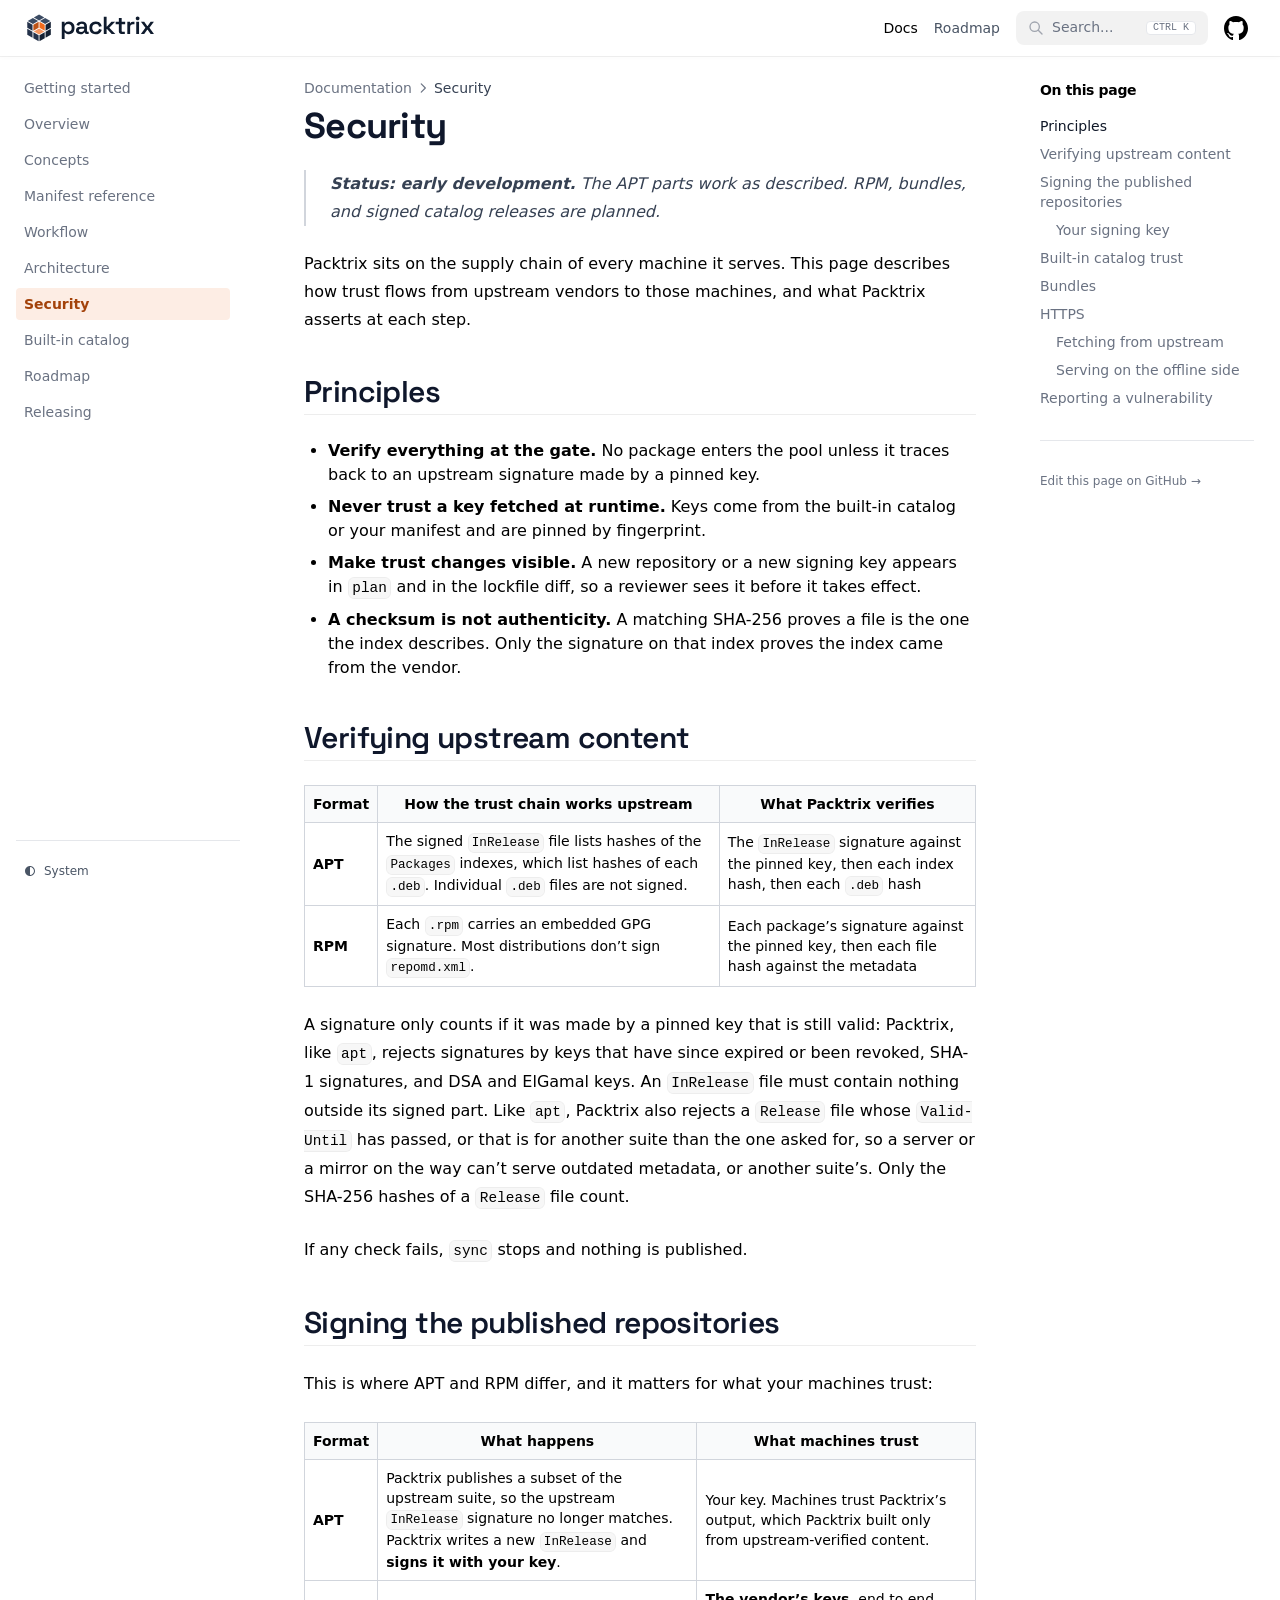
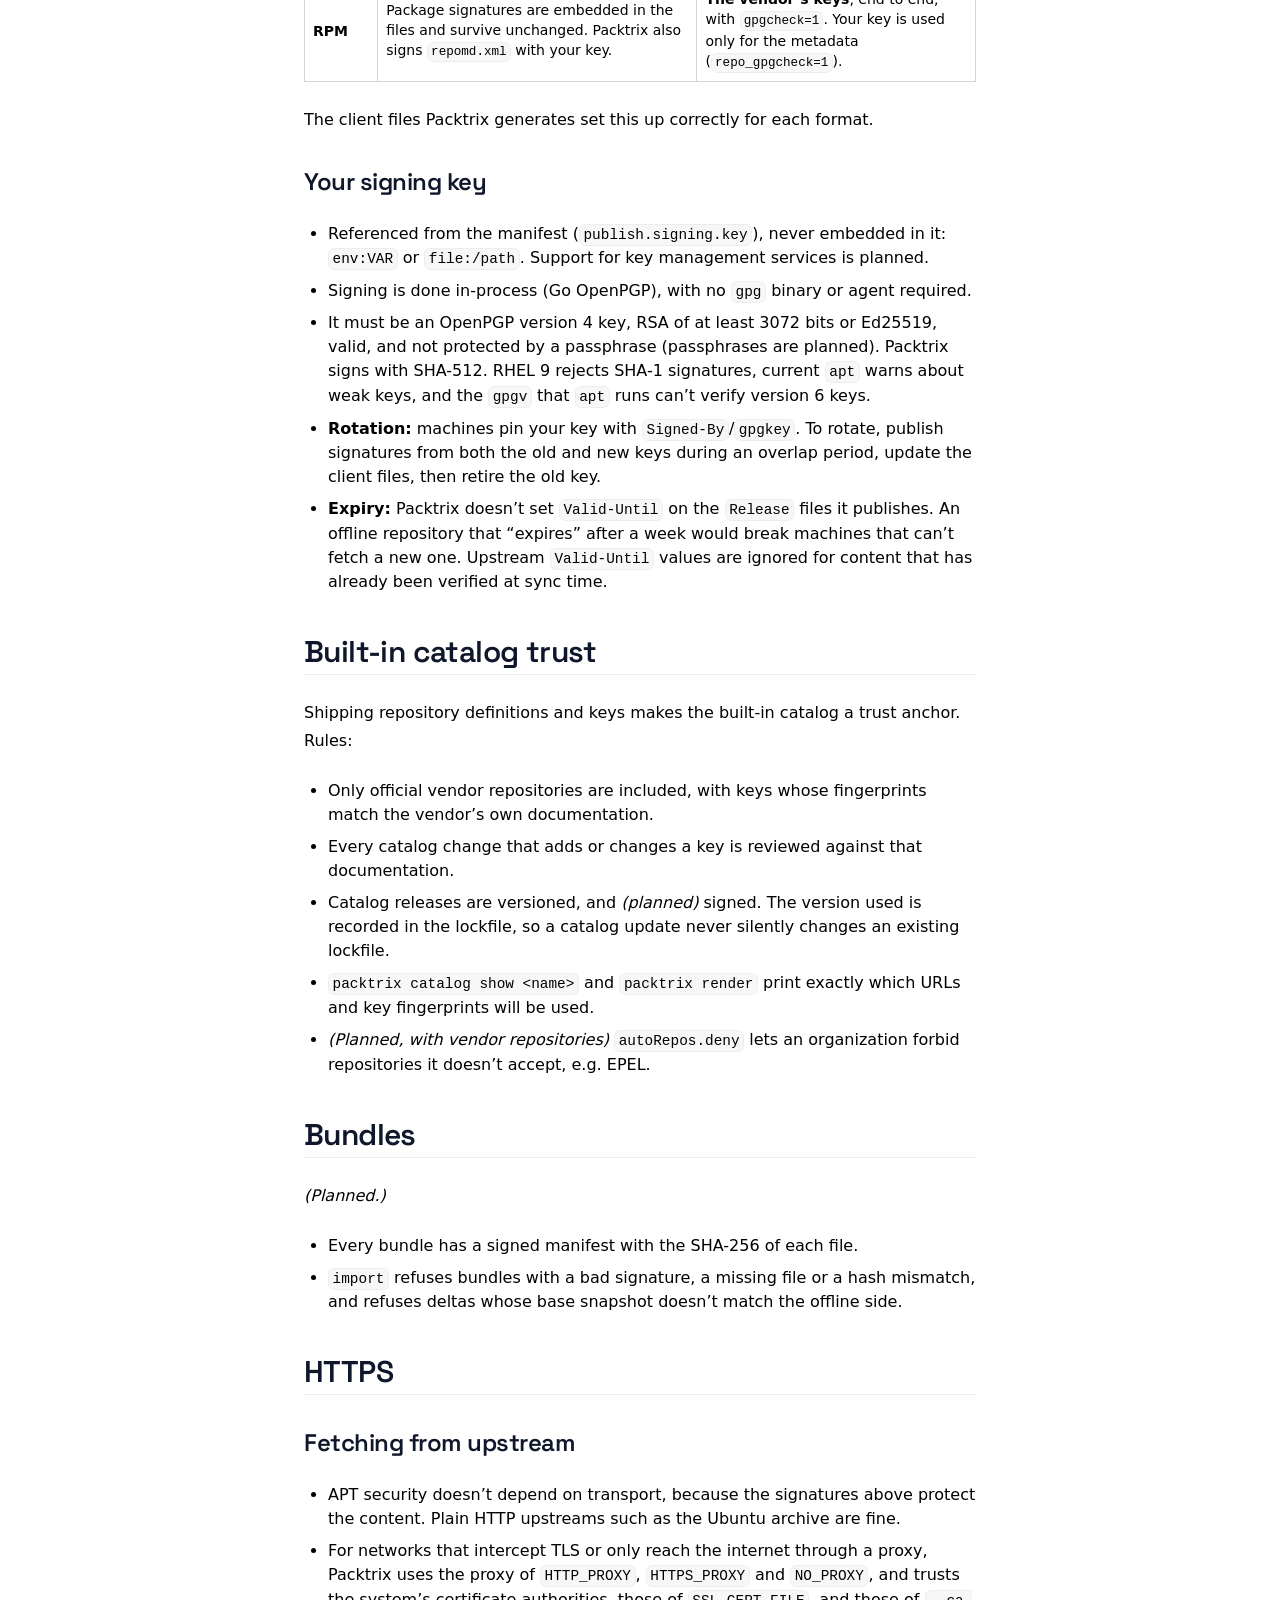
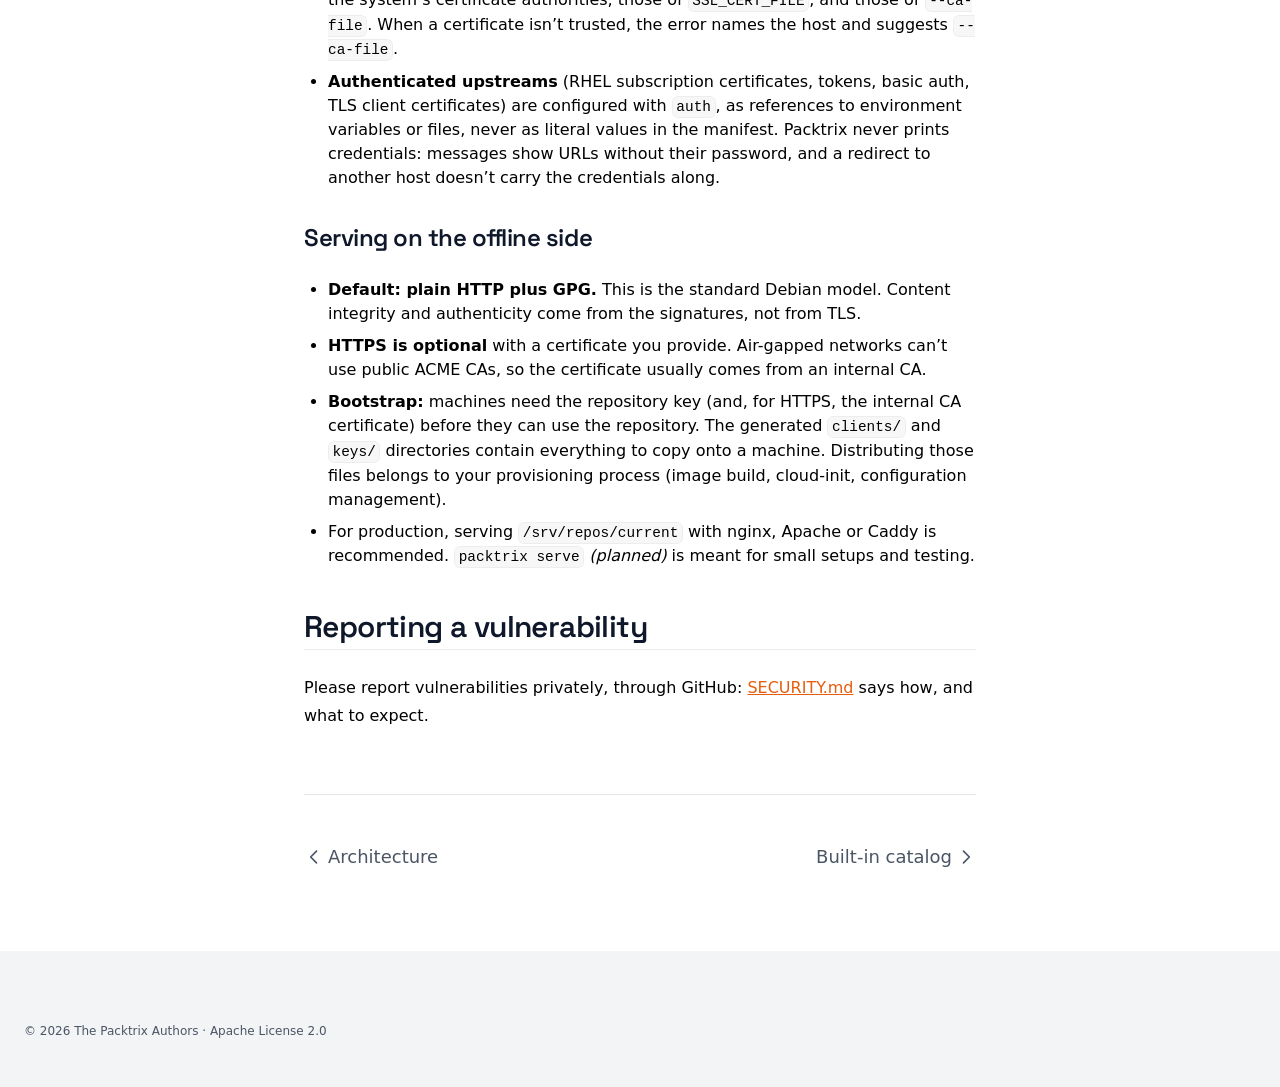
<file: docs/security/index.html>
<!doctype html><html lang=en dir=ltr><head><meta charset=utf-8><meta name=viewport content="width=device-width,initial-scale=1"><meta name=robots content="index, follow"><link rel=icon href=/favicon.ico sizes=32x32><link rel=icon href=/favicon.svg type=image/svg+xml><link rel=apple-touch-icon href=/apple-touch-icon.png sizes=180x180><title>Security – Packtrix</title><meta name=description content=" Status: early development. The APT parts work as described. RPM, bundles, and signed catalog releases are planned.
Packtrix sits on the supply chain of every machine it serves. This page describes how trust flows from upstream vendors to those machines, and what Packtrix asserts at each step.
Principles Verify everything at the gate. No package enters the pool unless it traces back to an upstream signature made by a pinned key. Never trust a key fetched at runtime. Keys come from the built-in catalog or your manifest and are pinned by fingerprint. Make trust changes visible. A new repository or a new signing key appears in plan and in the lockfile diff, so a reviewer sees it before it takes effect. A checksum is not authenticity. A matching SHA-256 proves a file is the one the index describes. Only the signature on that index proves the index came from the vendor. Verifying upstream content Format How the trust chain works upstream What Packtrix verifies APT The signed InRelease file lists hashes of the Packages indexes, which list hashes of each .deb. Individual .deb files are not signed. The InRelease signature against the pinned key, then each index hash, then each .deb hash RPM Each .rpm carries an embedded GPG signature. Most distributions don’t sign repomd.xml. Each package’s signature against the pinned key, then each file hash against the metadata A signature only counts if it was made by a pinned key that is still valid: Packtrix, like apt, rejects signatures by keys that have since expired or been revoked, SHA-1 signatures, and DSA and ElGamal keys. An InRelease file must contain nothing outside its signed part. Like apt, Packtrix also rejects a Release file whose Valid-Until has passed, or that is for another suite than the one asked for, so a server or a mirror on the way can’t serve outdated metadata, or another suite’s. Only the SHA-256 hashes of a Release file count."><link rel=canonical href=https://packtrix.github.io/docs/security/ itemprop=url><meta property="og:title" content="Security"><meta property="og:description" content="
    
      
  Status: early development. The APT parts work as described. RPM, bundles, and signed catalog releases are planned.


Packtrix sits on the supply chain of every machine it serves. This page describes how trust flows from upstream vendors to those machines, and what Packtrix asserts at each step.
Principles
    
Verify everything at the gate. No package enters the pool unless it traces back to an upstream signature made by a pinned key.
Never trust a key fetched at runtime. Keys come from the built-in catalog or your manifest and are pinned by fingerprint.
Make trust changes visible. A new repository or a new signing key appears in plan and in the lockfile diff, so a reviewer sees it before it takes effect.
A checksum is not authenticity. A matching SHA-256 proves a file is the one the index describes. Only the signature on that index proves the index came from the vendor.

Verifying upstream content
    
	
			
					Format
					How the trust chain works upstream
					What Packtrix verifies
			
	
	
			
					APT
					The signed InRelease file lists hashes of the Packages indexes, which list hashes of each .deb. Individual .deb files are not signed.
					The InRelease signature against the pinned key, then each index hash, then each .deb hash
			
			
					RPM
					Each .rpm carries an embedded GPG signature. Most distributions don&rsquo;t sign repomd.xml.
					Each package&rsquo;s signature against the pinned key, then each file hash against the metadata
			
	

A signature only counts if it was made by a pinned key that is still valid: Packtrix, like apt, rejects signatures by keys that have since expired or been revoked, SHA-1 signatures, and DSA and ElGamal keys. An InRelease file must contain nothing outside its signed part. Like apt, Packtrix also rejects a Release file whose Valid-Until has passed, or that is for another suite than the one asked for, so a server or a mirror on the way can&rsquo;t serve outdated metadata, or another suite&rsquo;s. Only the SHA-256 hashes of a Release file count.
    
  "><meta property="og:type" content="
    article
  "><meta property="og:url" content="https://packtrix.github.io/docs/security/"><meta property="og:image" content="https://packtrix.github.io/images/logo/social-preview.png"><meta property="article:section" content="docs"><meta itemprop=name content="Security"><meta itemprop=description content="Status: early development. The APT parts work as described. RPM, bundles, and signed catalog releases are planned.
Packtrix sits on the supply chain of every machine it serves. This page describes how trust flows from upstream vendors to those machines, and what Packtrix asserts at each step.
Principles Verify everything at the gate. No package enters the pool unless it traces back to an upstream signature made by a pinned key. Never trust a key fetched at runtime. Keys come from the built-in catalog or your manifest and are pinned by fingerprint. Make trust changes visible. A new repository or a new signing key appears in plan and in the lockfile diff, so a reviewer sees it before it takes effect. A checksum is not authenticity. A matching SHA-256 proves a file is the one the index describes. Only the signature on that index proves the index came from the vendor. Verifying upstream content Format How the trust chain works upstream What Packtrix verifies APT The signed InRelease file lists hashes of the Packages indexes, which list hashes of each .deb. Individual .deb files are not signed. The InRelease signature against the pinned key, then each index hash, then each .deb hash RPM Each .rpm carries an embedded GPG signature. Most distributions don’t sign repomd.xml. Each package’s signature against the pinned key, then each file hash against the metadata A signature only counts if it was made by a pinned key that is still valid: Packtrix, like apt, rejects signatures by keys that have since expired or been revoked, SHA-1 signatures, and DSA and ElGamal keys. An InRelease file must contain nothing outside its signed part. Like apt, Packtrix also rejects a Release file whose Valid-Until has passed, or that is for another suite than the one asked for, so a server or a mirror on the way can’t serve outdated metadata, or another suite’s. Only the SHA-256 hashes of a Release file count."><meta itemprop=wordCount content="1007"><meta itemprop=image content="https://packtrix.github.io/images/logo/social-preview.png"><meta name=twitter:card content="summary_large_image"><meta name=twitter:image content="https://packtrix.github.io/images/logo/social-preview.png"><meta name=twitter:title content="Security"><meta name=twitter:description content="Status: early development. The APT parts work as described. RPM, bundles, and signed catalog releases are planned.
Packtrix sits on the supply chain of every machine it serves. This page describes how trust flows from upstream vendors to those machines, and what Packtrix asserts at each step.
Principles Verify everything at the gate. No package enters the pool unless it traces back to an upstream signature made by a pinned key. Never trust a key fetched at runtime. Keys come from the built-in catalog or your manifest and are pinned by fingerprint. Make trust changes visible. A new repository or a new signing key appears in plan and in the lockfile diff, so a reviewer sees it before it takes effect. A checksum is not authenticity. A matching SHA-256 proves a file is the one the index describes. Only the signature on that index proves the index came from the vendor. Verifying upstream content Format How the trust chain works upstream What Packtrix verifies APT The signed InRelease file lists hashes of the Packages indexes, which list hashes of each .deb. Individual .deb files are not signed. The InRelease signature against the pinned key, then each index hash, then each .deb hash RPM Each .rpm carries an embedded GPG signature. Most distributions don’t sign repomd.xml. Each package’s signature against the pinned key, then each file hash against the metadata A signature only counts if it was made by a pinned key that is still valid: Packtrix, like apt, rejects signatures by keys that have since expired or been revoked, SHA-1 signatures, and DSA and ElGamal keys. An InRelease file must contain nothing outside its signed part. Like apt, Packtrix also rejects a Release file whose Valid-Until has passed, or that is for another suite than the one asked for, so a server or a mirror on the way can’t serve outdated metadata, or another suite’s. Only the SHA-256 hashes of a Release file count."><link rel=preload href=/css/compiled/main.min.de859fe9a6a6393e52a2a5ff54522848df1f8c1ff4191987d0d72e400aaf82a0.css as=style integrity="sha256-3oWf6aamOT5SoqX/VFIoSN8fjB/0GRmH0NcuQAqvgqA="><link href=/css/compiled/main.min.de859fe9a6a6393e52a2a5ff54522848df1f8c1ff4191987d0d72e400aaf82a0.css rel=stylesheet integrity="sha256-3oWf6aamOT5SoqX/VFIoSN8fjB/0GRmH0NcuQAqvgqA="><script src=/js/main-head.min.bbb353731723c08eaf67b231610392e3665384806ddb6bee51d4a965494c762e.js integrity="sha256-u7NTcxcjwI6vZ7IxYQOS42ZThIBt22vuUdSpZUlMdi4="></script><link rel=preload href=/fonts/space-grotesk.woff2 as=font type=font/woff2 crossorigin><style>@font-face{font-family:space grotesk;src:url(/fonts/space-grotesk.woff2)format("woff2");font-weight:400 700;font-display:swap}</style></head><body><a href=#content class="hx:sr-only hx:focus-visible:not-sr-only hx:focus-visible:fixed hx:focus-visible:z-50 hx:focus-visible:top-2 hx:focus-visible:left-2 hx:focus-visible:bg-primary-500 hx:focus-visible:text-white hx:focus-visible:px-4 hx:focus-visible:py-2 hx:focus-visible:rounded-md hx:focus-visible:text-sm hx:focus-visible:font-medium">Skip to content</a><div class="hextra-nav-container hx:sticky hx:top-0 hx:z-20 hx:w-full hx:bg-transparent hx:print:hidden"><div class="hextra-nav-container-blur hx:pointer-events-none hx:absolute hx:z-[-1] hx:h-full hx:w-full hx:bg-white hx:dark:bg-dark hx:shadow-[0_2px_4px_rgba(0,0,0,.02),0_1px_0_rgba(0,0,0,.06)] hx:contrast-more:shadow-[0_0_0_1px_#000] hx:dark:shadow-[0_-1px_0_rgba(255,255,255,.1)_inset] hx:contrast-more:dark:shadow-[0_0_0_1px_#fff]"></div><nav class="hextra-max-navbar-width hx:mx-auto hx:flex hx:items-center hx:justify-end hx:gap-1 hx:md:gap-2 hx:h-[var(--hextra-navbar-height)] hx:px-6"><a class="hx:flex hx:items-center hx:hover:opacity-75 hx:ltr:mr-auto hx:rtl:ml-auto" href=/><img class="hx:mr-2 hx:block hx:dark:hidden" src=/images/logo/packtrix-logo.svg alt=Packtrix height=30 width=130>
<img class="hx:mr-2 hx:hidden hx:dark:block" src=/images/logo/packtrix-logo-dark.svg alt=Packtrix height=30 width=130>
</a><a title href=/docs class="hx:text-sm hx:contrast-more:text-gray-700 hx:contrast-more:dark:text-gray-100 hx:relative hx:-ml-2 hx:hidden hx:whitespace-nowrap hx:p-2 hx:md:inline-flex hx:items-center hx:gap-1 hx:font-medium"><span class=hx:text-center>Docs</span>
</a><a title href=/docs/roadmap class="hx:text-sm hx:contrast-more:text-gray-700 hx:contrast-more:dark:text-gray-100 hx:relative hx:-ml-2 hx:hidden hx:whitespace-nowrap hx:p-2 hx:md:inline-flex hx:items-center hx:gap-1 hx:text-gray-600 hx:hover:text-gray-800 hx:dark:text-gray-400 hx:dark:hover:text-gray-200"><span class=hx:text-center>Roadmap</span>
</a><button type=button class=hextra-search-trigger data-search-open aria-haspopup=dialog aria-controls=hextra-search-dialog aria-label=Search...><svg class="hextra-search-trigger-icon" focusable="false" fill="none" viewBox="0 0 24 24" stroke-width="2" stroke="currentColor" aria-hidden="true"><path stroke-linecap="round" stroke-linejoin="round" d="M21 21l-6-6m2-5A7 7 0 113 10a7 7 0 0114 0z"/></svg><span class=hextra-search-trigger-label>Search...</span>
<kbd class=hextra-search-trigger-kbd>CTRL K</kbd>
</button>
<a class="hx:p-1 hx:md:p-2 hx:text-current" target=_blank rel=noreferrer href=https://github.com/packtrix/packtrix title=GitHub><svg height="24" fill="currentColor" viewBox="3 3 18 18"><path d="M12 3C7.0275 3 3 7.12937 3 12.2276c0 4.0833 2.57625 7.5321 6.15374 8.7548C9.60374 21.0631 9.77249 20.7863 9.77249 20.5441 9.77249 20.3249 9.76125 19.5982 9.76125 18.8254 7.5 19.2522 6.915 18.2602 6.735 17.7412 6.63375 17.4759 6.19499 16.6569 5.8125 16.4378 5.4975 16.2647 5.0475 15.838 5.80124 15.8264 6.51 15.8149 7.01625 16.4954 7.18499 16.7723 7.99499 18.1679 9.28875 17.7758 9.80625 17.5335 9.885 16.9337 10.1212 16.53 10.38 16.2993 8.3775 16.0687 6.285 15.2728 6.285 11.7432c0-1.0035.34875-1.834.92249-2.47994C7.1175 9.03257 6.8025 8.08674 7.2975 6.81794c0 0 .753749999999999-.24223 2.47499.94583.72001-.20762 1.48501-.31143 2.25001-.31143C12.7875 7.45234 13.5525 7.55615 14.2725 7.76377c1.7212-1.19959 2.475-.94583 2.475-.94583C17.2424 8.08674 16.9275 9.03257 16.8375 9.26326 17.4113 9.9092 17.76 10.7281 17.76 11.7432c0 3.5411-2.1037 4.3255-4.1063 4.5561C13.98 16.5877 14.2613 17.1414 14.2613 18.0065 14.2613 19.2407 14.25 20.2326 14.25 20.5441 14.25 20.7863 14.4188 21.0746 14.8688 20.9824 16.6554 20.364 18.2079 19.1866 19.3078 17.6162c1.0999-1.5705 1.6917-3.4551 1.6922-5.3886C21 7.12937 16.9725 3 12 3z"/></svg>
<span class=hx:sr-only>GitHub</span>
</a><button type=button aria-label=Menu aria-expanded=false class="hextra-hamburger-menu hx:cursor-pointer hx:-mr-1 hx:rounded-sm hx:p-1 hx:active:bg-gray-400/20 hx:md:hidden hx:hextra-focus-visible-inset"><svg height="24" fill="none" viewBox="0 0 24 24" stroke="currentColor"><g><path stroke-linecap="round" stroke-linejoin="round" stroke-width="2" d="M4 8H20"/></g><g><path stroke-linecap="round" stroke-linejoin="round" stroke-width="2" d="M4 16H20"/></g></svg></button></nav></div><div class="hx:mx-auto hx:flex hextra-max-page-width"><aside class="hextra-sidebar-container hx:flex hx:flex-col hx:print:hidden hx:md:top-[var(--hextra-navbar-height)] hx:md:shrink-0 hx:md:w-64 hx:md:self-start hx:max-md:[transform:translate3d(0,-100%,0)] hx:md:sticky"><div class="hextra-scrollbar hx:overflow-y-auto hx:overflow-x-hidden hx:p-4 hx:grow hx:md:h-[calc(100vh-var(--hextra-navbar-height)-var(--menu-height))]"><ul class="hx:flex hx:flex-col hx:gap-1 hx:md:hidden"><li class=open><div class="hextra-sidebar-item hx:group hx:relative hx:flex hx:items-center" data-active=false><a class="hx:flex hx:items-center hx:justify-between hx:gap-2 hx:grow hx:cursor-pointer hx:rounded-sm hx:px-2 hx:py-1.5 hx:text-sm hx:transition-colors [-webkit-tap-highlight-color:transparent] [-webkit-touch-callout:none] hx:hextra-focus-visible-inset hx:ltr:pr-8 hx:rtl:pl-8 hx:text-gray-500 hx:hover:bg-gray-100 hx:hover:text-gray-900 hx:contrast-more:border hx:contrast-more:border-transparent hx:contrast-more:text-gray-900 hx:contrast-more:hover:border-gray-900 hx:dark:text-neutral-400 hx:dark:hover:bg-primary-100/5 hx:dark:hover:text-gray-50 hx:contrast-more:dark:text-gray-50 hx:contrast-more:dark:hover:border-gray-50" href=/docs/><span class="hx:min-w-0 [word-break:break-word]">Docs</span>
</a><button type=button class="hextra-sidebar-collapsible-button hx:absolute hx:top-1/2 hx:-translate-y-1/2 hx:ltr:right-2 hx:rtl:left-2 hx:shrink-0 hx:cursor-pointer hx:p-0 hx:text-gray-500 hx:dark:text-neutral-400 hx:group-hover:text-gray-900 hx:dark:group-hover:text-gray-50 hx:group-data-[active=true]:text-primary-800 hx:group-data-[active=true]:dark:text-primary-600 hx:hextra-focus-visible-inset" aria-label="Toggle section" aria-expanded=true><svg fill="none" viewBox="0 0 24 24" stroke="currentColor" aria-hidden="true" focusable="false" class="hx:h-[18px] hx:min-w-[18px] hx:rounded-xs hx:p-0.5 hx:hover:bg-gray-800/5 hx:dark:hover:bg-gray-100/5"><path stroke-linecap="round" stroke-linejoin="round" stroke-width="2" d="M9 5l7 7-7 7" class="hx:origin-center hx:transition-transform hx:rtl:-rotate-180"/></svg></button></div><div class="hextra-sidebar-children hx:ltr:pr-0 hx:rtl:pl-0 hx:overflow-hidden"><ul class='hx:relative hx:flex hx:flex-col hx:gap-1 hx:before:absolute hx:before:inset-y-1 hx:before:w-px hx:before:bg-gray-200 hx:before:content-[""] hx:ltr:ml-3 hx:ltr:pl-3 hx:ltr:before:left-0 hx:rtl:mr-3 hx:rtl:pr-3 hx:rtl:before:right-0 hx:dark:before:bg-neutral-800'><li class="hx:flex hx:flex-col"><div class="hextra-sidebar-item hx:group hx:relative hx:flex hx:items-center" data-active=false><a class="hx:flex hx:items-center hx:justify-between hx:gap-2 hx:grow hx:cursor-pointer hx:rounded-sm hx:px-2 hx:py-1.5 hx:text-sm hx:transition-colors [-webkit-tap-highlight-color:transparent] [-webkit-touch-callout:none] hx:hextra-focus-visible-inset hx:text-gray-500 hx:hover:bg-gray-100 hx:hover:text-gray-900 hx:contrast-more:border hx:contrast-more:border-transparent hx:contrast-more:text-gray-900 hx:contrast-more:hover:border-gray-900 hx:dark:text-neutral-400 hx:dark:hover:bg-primary-100/5 hx:dark:hover:text-gray-50 hx:contrast-more:dark:text-gray-50 hx:contrast-more:dark:hover:border-gray-50" href=/docs/getting-started/><span class="hx:min-w-0 [word-break:break-word]">Getting started</span></a></div></li><li class="hx:flex hx:flex-col"><div class="hextra-sidebar-item hx:group hx:relative hx:flex hx:items-center" data-active=false><a class="hx:flex hx:items-center hx:justify-between hx:gap-2 hx:grow hx:cursor-pointer hx:rounded-sm hx:px-2 hx:py-1.5 hx:text-sm hx:transition-colors [-webkit-tap-highlight-color:transparent] [-webkit-touch-callout:none] hx:hextra-focus-visible-inset hx:text-gray-500 hx:hover:bg-gray-100 hx:hover:text-gray-900 hx:contrast-more:border hx:contrast-more:border-transparent hx:contrast-more:text-gray-900 hx:contrast-more:hover:border-gray-900 hx:dark:text-neutral-400 hx:dark:hover:bg-primary-100/5 hx:dark:hover:text-gray-50 hx:contrast-more:dark:text-gray-50 hx:contrast-more:dark:hover:border-gray-50" href=/docs/overview/><span class="hx:min-w-0 [word-break:break-word]">Overview</span></a></div></li><li class="hx:flex hx:flex-col"><div class="hextra-sidebar-item hx:group hx:relative hx:flex hx:items-center" data-active=false><a class="hx:flex hx:items-center hx:justify-between hx:gap-2 hx:grow hx:cursor-pointer hx:rounded-sm hx:px-2 hx:py-1.5 hx:text-sm hx:transition-colors [-webkit-tap-highlight-color:transparent] [-webkit-touch-callout:none] hx:hextra-focus-visible-inset hx:text-gray-500 hx:hover:bg-gray-100 hx:hover:text-gray-900 hx:contrast-more:border hx:contrast-more:border-transparent hx:contrast-more:text-gray-900 hx:contrast-more:hover:border-gray-900 hx:dark:text-neutral-400 hx:dark:hover:bg-primary-100/5 hx:dark:hover:text-gray-50 hx:contrast-more:dark:text-gray-50 hx:contrast-more:dark:hover:border-gray-50" href=/docs/concepts/><span class="hx:min-w-0 [word-break:break-word]">Concepts</span></a></div></li><li class="hx:flex hx:flex-col"><div class="hextra-sidebar-item hx:group hx:relative hx:flex hx:items-center" data-active=false><a class="hx:flex hx:items-center hx:justify-between hx:gap-2 hx:grow hx:cursor-pointer hx:rounded-sm hx:px-2 hx:py-1.5 hx:text-sm hx:transition-colors [-webkit-tap-highlight-color:transparent] [-webkit-touch-callout:none] hx:hextra-focus-visible-inset hx:text-gray-500 hx:hover:bg-gray-100 hx:hover:text-gray-900 hx:contrast-more:border hx:contrast-more:border-transparent hx:contrast-more:text-gray-900 hx:contrast-more:hover:border-gray-900 hx:dark:text-neutral-400 hx:dark:hover:bg-primary-100/5 hx:dark:hover:text-gray-50 hx:contrast-more:dark:text-gray-50 hx:contrast-more:dark:hover:border-gray-50" href=/docs/manifest/><span class="hx:min-w-0 [word-break:break-word]">Manifest reference</span></a></div></li><li class="hx:flex hx:flex-col"><div class="hextra-sidebar-item hx:group hx:relative hx:flex hx:items-center" data-active=false><a class="hx:flex hx:items-center hx:justify-between hx:gap-2 hx:grow hx:cursor-pointer hx:rounded-sm hx:px-2 hx:py-1.5 hx:text-sm hx:transition-colors [-webkit-tap-highlight-color:transparent] [-webkit-touch-callout:none] hx:hextra-focus-visible-inset hx:text-gray-500 hx:hover:bg-gray-100 hx:hover:text-gray-900 hx:contrast-more:border hx:contrast-more:border-transparent hx:contrast-more:text-gray-900 hx:contrast-more:hover:border-gray-900 hx:dark:text-neutral-400 hx:dark:hover:bg-primary-100/5 hx:dark:hover:text-gray-50 hx:contrast-more:dark:text-gray-50 hx:contrast-more:dark:hover:border-gray-50" href=/docs/workflow/><span class="hx:min-w-0 [word-break:break-word]">Workflow</span></a></div></li><li class="hx:flex hx:flex-col"><div class="hextra-sidebar-item hx:group hx:relative hx:flex hx:items-center" data-active=false><a class="hx:flex hx:items-center hx:justify-between hx:gap-2 hx:grow hx:cursor-pointer hx:rounded-sm hx:px-2 hx:py-1.5 hx:text-sm hx:transition-colors [-webkit-tap-highlight-color:transparent] [-webkit-touch-callout:none] hx:hextra-focus-visible-inset hx:text-gray-500 hx:hover:bg-gray-100 hx:hover:text-gray-900 hx:contrast-more:border hx:contrast-more:border-transparent hx:contrast-more:text-gray-900 hx:contrast-more:hover:border-gray-900 hx:dark:text-neutral-400 hx:dark:hover:bg-primary-100/5 hx:dark:hover:text-gray-50 hx:contrast-more:dark:text-gray-50 hx:contrast-more:dark:hover:border-gray-50" href=/docs/architecture/><span class="hx:min-w-0 [word-break:break-word]">Architecture</span></a></div></li><li class="hx:flex hx:flex-col open"><div class="hextra-sidebar-item hx:group hx:relative hx:flex hx:items-center" data-active=true><a class="hx:flex hx:items-center hx:justify-between hx:gap-2 hx:grow hx:cursor-pointer hx:rounded-sm hx:px-2 hx:py-1.5 hx:text-sm hx:transition-colors [-webkit-tap-highlight-color:transparent] [-webkit-touch-callout:none] hx:hextra-focus-visible-inset hextra-sidebar-active-item hx:bg-primary-100 hx:font-semibold hx:text-primary-800 hx:contrast-more:border hx:contrast-more:border-primary-500 hx:dark:bg-primary-400/10 hx:dark:text-primary-600 hx:contrast-more:dark:border-primary-500" href=/docs/security/><span class="hx:min-w-0 [word-break:break-word]">Security</span></a></div><ul class='hx:flex hx:flex-col hx:gap-1 hx:relative hx:before:absolute hx:before:inset-y-1 hx:before:w-px hx:before:bg-gray-200 hx:before:content-[""] hx:dark:before:bg-neutral-800 hx:ltr:pl-3 hx:ltr:before:left-0 hx:rtl:pr-3 hx:rtl:before:right-0 hx:ltr:ml-3 hx:rtl:mr-3'><li><a href=#principles class="hx:flex hx:rounded-sm hx:px-2 hx:py-1.5 hx:text-sm hx:transition-colors [word-break:break-word] hx:cursor-pointer [-webkit-tap-highlight-color:transparent] [-webkit-touch-callout:none] hx:contrast-more:border hx:gap-2 hx:before:opacity-25 hx:before:content-['#'] hx:text-gray-500 hx:hover:bg-gray-100 hx:hover:text-gray-900 hx:dark:text-neutral-400 hx:dark:hover:bg-primary-100/5 hx:dark:hover:text-gray-50 hx:contrast-more:text-gray-900 hx:contrast-more:dark:text-gray-50 hx:contrast-more:border-transparent hx:contrast-more:hover:border-gray-900 hx:contrast-more:dark:hover:border-gray-50">Principles</a></li><li><a href=#verifying-upstream-content class="hx:flex hx:rounded-sm hx:px-2 hx:py-1.5 hx:text-sm hx:transition-colors [word-break:break-word] hx:cursor-pointer [-webkit-tap-highlight-color:transparent] [-webkit-touch-callout:none] hx:contrast-more:border hx:gap-2 hx:before:opacity-25 hx:before:content-['#'] hx:text-gray-500 hx:hover:bg-gray-100 hx:hover:text-gray-900 hx:dark:text-neutral-400 hx:dark:hover:bg-primary-100/5 hx:dark:hover:text-gray-50 hx:contrast-more:text-gray-900 hx:contrast-more:dark:text-gray-50 hx:contrast-more:border-transparent hx:contrast-more:hover:border-gray-900 hx:contrast-more:dark:hover:border-gray-50">Verifying upstream content</a></li><li><a href=#signing-the-published-repositories class="hx:flex hx:rounded-sm hx:px-2 hx:py-1.5 hx:text-sm hx:transition-colors [word-break:break-word] hx:cursor-pointer [-webkit-tap-highlight-color:transparent] [-webkit-touch-callout:none] hx:contrast-more:border hx:gap-2 hx:before:opacity-25 hx:before:content-['#'] hx:text-gray-500 hx:hover:bg-gray-100 hx:hover:text-gray-900 hx:dark:text-neutral-400 hx:dark:hover:bg-primary-100/5 hx:dark:hover:text-gray-50 hx:contrast-more:text-gray-900 hx:contrast-more:dark:text-gray-50 hx:contrast-more:border-transparent hx:contrast-more:hover:border-gray-900 hx:contrast-more:dark:hover:border-gray-50">Signing the published repositories</a></li><li><a href=#built-in-catalog-trust class="hx:flex hx:rounded-sm hx:px-2 hx:py-1.5 hx:text-sm hx:transition-colors [word-break:break-word] hx:cursor-pointer [-webkit-tap-highlight-color:transparent] [-webkit-touch-callout:none] hx:contrast-more:border hx:gap-2 hx:before:opacity-25 hx:before:content-['#'] hx:text-gray-500 hx:hover:bg-gray-100 hx:hover:text-gray-900 hx:dark:text-neutral-400 hx:dark:hover:bg-primary-100/5 hx:dark:hover:text-gray-50 hx:contrast-more:text-gray-900 hx:contrast-more:dark:text-gray-50 hx:contrast-more:border-transparent hx:contrast-more:hover:border-gray-900 hx:contrast-more:dark:hover:border-gray-50">Built-in catalog trust</a></li><li><a href=#bundles class="hx:flex hx:rounded-sm hx:px-2 hx:py-1.5 hx:text-sm hx:transition-colors [word-break:break-word] hx:cursor-pointer [-webkit-tap-highlight-color:transparent] [-webkit-touch-callout:none] hx:contrast-more:border hx:gap-2 hx:before:opacity-25 hx:before:content-['#'] hx:text-gray-500 hx:hover:bg-gray-100 hx:hover:text-gray-900 hx:dark:text-neutral-400 hx:dark:hover:bg-primary-100/5 hx:dark:hover:text-gray-50 hx:contrast-more:text-gray-900 hx:contrast-more:dark:text-gray-50 hx:contrast-more:border-transparent hx:contrast-more:hover:border-gray-900 hx:contrast-more:dark:hover:border-gray-50">Bundles</a></li><li><a href=#https class="hx:flex hx:rounded-sm hx:px-2 hx:py-1.5 hx:text-sm hx:transition-colors [word-break:break-word] hx:cursor-pointer [-webkit-tap-highlight-color:transparent] [-webkit-touch-callout:none] hx:contrast-more:border hx:gap-2 hx:before:opacity-25 hx:before:content-['#'] hx:text-gray-500 hx:hover:bg-gray-100 hx:hover:text-gray-900 hx:dark:text-neutral-400 hx:dark:hover:bg-primary-100/5 hx:dark:hover:text-gray-50 hx:contrast-more:text-gray-900 hx:contrast-more:dark:text-gray-50 hx:contrast-more:border-transparent hx:contrast-more:hover:border-gray-900 hx:contrast-more:dark:hover:border-gray-50">HTTPS</a></li><li><a href=#reporting-a-vulnerability class="hx:flex hx:rounded-sm hx:px-2 hx:py-1.5 hx:text-sm hx:transition-colors [word-break:break-word] hx:cursor-pointer [-webkit-tap-highlight-color:transparent] [-webkit-touch-callout:none] hx:contrast-more:border hx:gap-2 hx:before:opacity-25 hx:before:content-['#'] hx:text-gray-500 hx:hover:bg-gray-100 hx:hover:text-gray-900 hx:dark:text-neutral-400 hx:dark:hover:bg-primary-100/5 hx:dark:hover:text-gray-50 hx:contrast-more:text-gray-900 hx:contrast-more:dark:text-gray-50 hx:contrast-more:border-transparent hx:contrast-more:hover:border-gray-900 hx:contrast-more:dark:hover:border-gray-50">Reporting a vulnerability</a></li></ul></li><li class="hx:flex hx:flex-col"><div class="hextra-sidebar-item hx:group hx:relative hx:flex hx:items-center" data-active=false><a class="hx:flex hx:items-center hx:justify-between hx:gap-2 hx:grow hx:cursor-pointer hx:rounded-sm hx:px-2 hx:py-1.5 hx:text-sm hx:transition-colors [-webkit-tap-highlight-color:transparent] [-webkit-touch-callout:none] hx:hextra-focus-visible-inset hx:text-gray-500 hx:hover:bg-gray-100 hx:hover:text-gray-900 hx:contrast-more:border hx:contrast-more:border-transparent hx:contrast-more:text-gray-900 hx:contrast-more:hover:border-gray-900 hx:dark:text-neutral-400 hx:dark:hover:bg-primary-100/5 hx:dark:hover:text-gray-50 hx:contrast-more:dark:text-gray-50 hx:contrast-more:dark:hover:border-gray-50" href=/docs/catalog/><span class="hx:min-w-0 [word-break:break-word]">Built-in catalog</span></a></div></li><li class="hx:flex hx:flex-col"><div class="hextra-sidebar-item hx:group hx:relative hx:flex hx:items-center" data-active=false><a class="hx:flex hx:items-center hx:justify-between hx:gap-2 hx:grow hx:cursor-pointer hx:rounded-sm hx:px-2 hx:py-1.5 hx:text-sm hx:transition-colors [-webkit-tap-highlight-color:transparent] [-webkit-touch-callout:none] hx:hextra-focus-visible-inset hx:text-gray-500 hx:hover:bg-gray-100 hx:hover:text-gray-900 hx:contrast-more:border hx:contrast-more:border-transparent hx:contrast-more:text-gray-900 hx:contrast-more:hover:border-gray-900 hx:dark:text-neutral-400 hx:dark:hover:bg-primary-100/5 hx:dark:hover:text-gray-50 hx:contrast-more:dark:text-gray-50 hx:contrast-more:dark:hover:border-gray-50" href=/docs/roadmap/><span class="hx:min-w-0 [word-break:break-word]">Roadmap</span></a></div></li><li class="hx:flex hx:flex-col"><div class="hextra-sidebar-item hx:group hx:relative hx:flex hx:items-center" data-active=false><a class="hx:flex hx:items-center hx:justify-between hx:gap-2 hx:grow hx:cursor-pointer hx:rounded-sm hx:px-2 hx:py-1.5 hx:text-sm hx:transition-colors [-webkit-tap-highlight-color:transparent] [-webkit-touch-callout:none] hx:hextra-focus-visible-inset hx:text-gray-500 hx:hover:bg-gray-100 hx:hover:text-gray-900 hx:contrast-more:border hx:contrast-more:border-transparent hx:contrast-more:text-gray-900 hx:contrast-more:hover:border-gray-900 hx:dark:text-neutral-400 hx:dark:hover:bg-primary-100/5 hx:dark:hover:text-gray-50 hx:contrast-more:dark:text-gray-50 hx:contrast-more:dark:hover:border-gray-50" href=/docs/releasing/><span class="hx:min-w-0 [word-break:break-word]">Releasing</span></a></div></li></ul></div></li><li><div class="hextra-sidebar-item hx:group hx:relative hx:flex hx:items-center" data-active=false><a class="hx:flex hx:items-center hx:justify-between hx:gap-2 hx:grow hx:cursor-pointer hx:rounded-sm hx:px-2 hx:py-1.5 hx:text-sm hx:transition-colors [-webkit-tap-highlight-color:transparent] [-webkit-touch-callout:none] hx:hextra-focus-visible-inset hx:text-gray-500 hx:hover:bg-gray-100 hx:hover:text-gray-900 hx:contrast-more:border hx:contrast-more:border-transparent hx:contrast-more:text-gray-900 hx:contrast-more:hover:border-gray-900 hx:dark:text-neutral-400 hx:dark:hover:bg-primary-100/5 hx:dark:hover:text-gray-50 hx:contrast-more:dark:text-gray-50 hx:contrast-more:dark:hover:border-gray-50" href=/docs/roadmap/><span class="hx:min-w-0 [word-break:break-word]">Roadmap</span></a></div></li></ul><ul class="hx:flex hx:flex-col hx:gap-1 hx:max-md:hidden"><li><div class="hextra-sidebar-item hx:group hx:relative hx:flex hx:items-center" data-active=false><a class="hx:flex hx:items-center hx:justify-between hx:gap-2 hx:grow hx:cursor-pointer hx:rounded-sm hx:px-2 hx:py-1.5 hx:text-sm hx:transition-colors [-webkit-tap-highlight-color:transparent] [-webkit-touch-callout:none] hx:hextra-focus-visible-inset hx:text-gray-500 hx:hover:bg-gray-100 hx:hover:text-gray-900 hx:contrast-more:border hx:contrast-more:border-transparent hx:contrast-more:text-gray-900 hx:contrast-more:hover:border-gray-900 hx:dark:text-neutral-400 hx:dark:hover:bg-primary-100/5 hx:dark:hover:text-gray-50 hx:contrast-more:dark:text-gray-50 hx:contrast-more:dark:hover:border-gray-50" href=/docs/getting-started/><span class="hx:min-w-0 [word-break:break-word]">Getting started</span></a></div></li><li><div class="hextra-sidebar-item hx:group hx:relative hx:flex hx:items-center" data-active=false><a class="hx:flex hx:items-center hx:justify-between hx:gap-2 hx:grow hx:cursor-pointer hx:rounded-sm hx:px-2 hx:py-1.5 hx:text-sm hx:transition-colors [-webkit-tap-highlight-color:transparent] [-webkit-touch-callout:none] hx:hextra-focus-visible-inset hx:text-gray-500 hx:hover:bg-gray-100 hx:hover:text-gray-900 hx:contrast-more:border hx:contrast-more:border-transparent hx:contrast-more:text-gray-900 hx:contrast-more:hover:border-gray-900 hx:dark:text-neutral-400 hx:dark:hover:bg-primary-100/5 hx:dark:hover:text-gray-50 hx:contrast-more:dark:text-gray-50 hx:contrast-more:dark:hover:border-gray-50" href=/docs/overview/><span class="hx:min-w-0 [word-break:break-word]">Overview</span></a></div></li><li><div class="hextra-sidebar-item hx:group hx:relative hx:flex hx:items-center" data-active=false><a class="hx:flex hx:items-center hx:justify-between hx:gap-2 hx:grow hx:cursor-pointer hx:rounded-sm hx:px-2 hx:py-1.5 hx:text-sm hx:transition-colors [-webkit-tap-highlight-color:transparent] [-webkit-touch-callout:none] hx:hextra-focus-visible-inset hx:text-gray-500 hx:hover:bg-gray-100 hx:hover:text-gray-900 hx:contrast-more:border hx:contrast-more:border-transparent hx:contrast-more:text-gray-900 hx:contrast-more:hover:border-gray-900 hx:dark:text-neutral-400 hx:dark:hover:bg-primary-100/5 hx:dark:hover:text-gray-50 hx:contrast-more:dark:text-gray-50 hx:contrast-more:dark:hover:border-gray-50" href=/docs/concepts/><span class="hx:min-w-0 [word-break:break-word]">Concepts</span></a></div></li><li><div class="hextra-sidebar-item hx:group hx:relative hx:flex hx:items-center" data-active=false><a class="hx:flex hx:items-center hx:justify-between hx:gap-2 hx:grow hx:cursor-pointer hx:rounded-sm hx:px-2 hx:py-1.5 hx:text-sm hx:transition-colors [-webkit-tap-highlight-color:transparent] [-webkit-touch-callout:none] hx:hextra-focus-visible-inset hx:text-gray-500 hx:hover:bg-gray-100 hx:hover:text-gray-900 hx:contrast-more:border hx:contrast-more:border-transparent hx:contrast-more:text-gray-900 hx:contrast-more:hover:border-gray-900 hx:dark:text-neutral-400 hx:dark:hover:bg-primary-100/5 hx:dark:hover:text-gray-50 hx:contrast-more:dark:text-gray-50 hx:contrast-more:dark:hover:border-gray-50" href=/docs/manifest/><span class="hx:min-w-0 [word-break:break-word]">Manifest reference</span></a></div></li><li><div class="hextra-sidebar-item hx:group hx:relative hx:flex hx:items-center" data-active=false><a class="hx:flex hx:items-center hx:justify-between hx:gap-2 hx:grow hx:cursor-pointer hx:rounded-sm hx:px-2 hx:py-1.5 hx:text-sm hx:transition-colors [-webkit-tap-highlight-color:transparent] [-webkit-touch-callout:none] hx:hextra-focus-visible-inset hx:text-gray-500 hx:hover:bg-gray-100 hx:hover:text-gray-900 hx:contrast-more:border hx:contrast-more:border-transparent hx:contrast-more:text-gray-900 hx:contrast-more:hover:border-gray-900 hx:dark:text-neutral-400 hx:dark:hover:bg-primary-100/5 hx:dark:hover:text-gray-50 hx:contrast-more:dark:text-gray-50 hx:contrast-more:dark:hover:border-gray-50" href=/docs/workflow/><span class="hx:min-w-0 [word-break:break-word]">Workflow</span></a></div></li><li><div class="hextra-sidebar-item hx:group hx:relative hx:flex hx:items-center" data-active=false><a class="hx:flex hx:items-center hx:justify-between hx:gap-2 hx:grow hx:cursor-pointer hx:rounded-sm hx:px-2 hx:py-1.5 hx:text-sm hx:transition-colors [-webkit-tap-highlight-color:transparent] [-webkit-touch-callout:none] hx:hextra-focus-visible-inset hx:text-gray-500 hx:hover:bg-gray-100 hx:hover:text-gray-900 hx:contrast-more:border hx:contrast-more:border-transparent hx:contrast-more:text-gray-900 hx:contrast-more:hover:border-gray-900 hx:dark:text-neutral-400 hx:dark:hover:bg-primary-100/5 hx:dark:hover:text-gray-50 hx:contrast-more:dark:text-gray-50 hx:contrast-more:dark:hover:border-gray-50" href=/docs/architecture/><span class="hx:min-w-0 [word-break:break-word]">Architecture</span></a></div></li><li class=open><div class="hextra-sidebar-item hx:group hx:relative hx:flex hx:items-center" data-active=true><a class="hx:flex hx:items-center hx:justify-between hx:gap-2 hx:grow hx:cursor-pointer hx:rounded-sm hx:px-2 hx:py-1.5 hx:text-sm hx:transition-colors [-webkit-tap-highlight-color:transparent] [-webkit-touch-callout:none] hx:hextra-focus-visible-inset hextra-sidebar-active-item hx:bg-primary-100 hx:font-semibold hx:text-primary-800 hx:contrast-more:border hx:contrast-more:border-primary-500 hx:dark:bg-primary-400/10 hx:dark:text-primary-600 hx:contrast-more:dark:border-primary-500" href=/docs/security/><span class="hx:min-w-0 [word-break:break-word]">Security</span></a></div></li><li><div class="hextra-sidebar-item hx:group hx:relative hx:flex hx:items-center" data-active=false><a class="hx:flex hx:items-center hx:justify-between hx:gap-2 hx:grow hx:cursor-pointer hx:rounded-sm hx:px-2 hx:py-1.5 hx:text-sm hx:transition-colors [-webkit-tap-highlight-color:transparent] [-webkit-touch-callout:none] hx:hextra-focus-visible-inset hx:text-gray-500 hx:hover:bg-gray-100 hx:hover:text-gray-900 hx:contrast-more:border hx:contrast-more:border-transparent hx:contrast-more:text-gray-900 hx:contrast-more:hover:border-gray-900 hx:dark:text-neutral-400 hx:dark:hover:bg-primary-100/5 hx:dark:hover:text-gray-50 hx:contrast-more:dark:text-gray-50 hx:contrast-more:dark:hover:border-gray-50" href=/docs/catalog/><span class="hx:min-w-0 [word-break:break-word]">Built-in catalog</span></a></div></li><li><div class="hextra-sidebar-item hx:group hx:relative hx:flex hx:items-center" data-active=false><a class="hx:flex hx:items-center hx:justify-between hx:gap-2 hx:grow hx:cursor-pointer hx:rounded-sm hx:px-2 hx:py-1.5 hx:text-sm hx:transition-colors [-webkit-tap-highlight-color:transparent] [-webkit-touch-callout:none] hx:hextra-focus-visible-inset hx:text-gray-500 hx:hover:bg-gray-100 hx:hover:text-gray-900 hx:contrast-more:border hx:contrast-more:border-transparent hx:contrast-more:text-gray-900 hx:contrast-more:hover:border-gray-900 hx:dark:text-neutral-400 hx:dark:hover:bg-primary-100/5 hx:dark:hover:text-gray-50 hx:contrast-more:dark:text-gray-50 hx:contrast-more:dark:hover:border-gray-50" href=/docs/roadmap/><span class="hx:min-w-0 [word-break:break-word]">Roadmap</span></a></div></li><li><div class="hextra-sidebar-item hx:group hx:relative hx:flex hx:items-center" data-active=false><a class="hx:flex hx:items-center hx:justify-between hx:gap-2 hx:grow hx:cursor-pointer hx:rounded-sm hx:px-2 hx:py-1.5 hx:text-sm hx:transition-colors [-webkit-tap-highlight-color:transparent] [-webkit-touch-callout:none] hx:hextra-focus-visible-inset hx:text-gray-500 hx:hover:bg-gray-100 hx:hover:text-gray-900 hx:contrast-more:border hx:contrast-more:border-transparent hx:contrast-more:text-gray-900 hx:contrast-more:hover:border-gray-900 hx:dark:text-neutral-400 hx:dark:hover:bg-primary-100/5 hx:dark:hover:text-gray-50 hx:contrast-more:dark:text-gray-50 hx:contrast-more:dark:hover:border-gray-50" href=/docs/releasing/><span class="hx:min-w-0 [word-break:break-word]">Releasing</span></a></div></li></ul></div><div class="hx:sticky hx:bottom-0 hx:max-h-(--menu-height) hx:bg-white hx:dark:bg-dark hx:mx-4 hx:py-4 hx:shadow-[0_-12px_16px_#fff] hx:flex hx:items-center hx:gap-2 hx:border-gray-200 hx:dark:border-neutral-800 hx:dark:shadow-[0_-12px_16px_#111] hx:contrast-more:border-neutral-400 hx:contrast-more:shadow-none hx:contrast-more:dark:shadow-none hx:border-t" data-toggle-animation=show><div class="hx:flex hx:grow hx:flex-col"><div class="hx:flex hx:justify-items-start hx:group" data-theme=light><button title="Change theme" data-state=closed data-location=bottom class="hextra-theme-toggle hx:cursor-pointer hx:rounded-md hx:text-left hx:font-medium hx:h-7 hx:px-2 hx:text-xs hx:hover:bg-gray-100 hx:hover:text-gray-900 hx:dark:hover:bg-primary-100/5 hx:dark:hover:text-gray-50 hx:font-medium hx:text-gray-600 hx:transition-colors hx:dark:text-gray-400 hx:grow" type=button aria-label="Change theme" aria-expanded=false aria-haspopup=menu><div class="hx:flex hx:items-center hx:gap-2 hx:capitalize"><svg height="12" class="hx:group-data-[theme=dark]:hidden hx:group-data-[theme=system]:hidden" fill="none" viewBox="0 0 24 24" stroke-width="2" stroke="currentColor" aria-hidden="true"><path stroke-linecap="round" stroke-linejoin="round" d="M12 3v1m0 16v1m9-9h-1M4 12H3m15.364 6.364-.707-.707M6.343 6.343l-.707-.707m12.728.0-.707.707M6.343 17.657l-.707.707M16 12a4 4 0 11-8 0 4 4 0 018 0z"/></svg><span class="hx:group-data-[theme=dark]:hidden hx:group-data-[theme=system]:hidden">Light</span><svg height="12" class="hx:group-data-[theme=light]:hidden hx:group-data-[theme=system]:hidden" fill="none" viewBox="0 0 24 24" stroke-width="2" stroke="currentColor" aria-hidden="true"><path stroke-linecap="round" stroke-linejoin="round" d="M20.354 15.354A9 9 0 018.646 3.646 9.003 9.003.0 0012 21a9.003 9.003.0 008.354-5.646z"/></svg><span class="hx:group-data-[theme=light]:hidden hx:group-data-[theme=system]:hidden">Dark</span><svg height="12" class="hx:group-data-[theme=dark]:hidden hx:group-data-[theme=light]:hidden" viewBox="0 0 24 24" fill="currentColor"><path d="M11.996094 2C6.4986225 2.0192368 2.03125 6.5024993 2.03125 12c0 5.497501 4.4673725 9.980763 9.964844 10H12 12.0039c5.497471-.01924 9.964844-4.502499 9.964844-10 0-5.4975007-4.467373-9.9807632-9.964844-10H12zM12 4c4.417218.017598 7.96875 3.5822356 7.96875 8 0 4.417764-3.551532 7.982402-7.96875 8z"/></svg>
<span class="hx:group-data-[theme=dark]:hidden hx:group-data-[theme=light]:hidden">System</span></div></button><ul class="hextra-theme-toggle-options hx:hidden hx:z-20 hx:max-h-64 hx:overflow-auto hx:rounded-lg hx:border hx:border-gray-200 hx:bg-white hx:p-1 hx:text-sm hx:shadow-lg hx:dark:border-neutral-700 hx:dark:bg-neutral-900" style="position:fixed;inset:auto auto 0 0;margin:0;min-width:100px" data-theme=light role=menu><li role=none class="hx:flex hx:flex-col"><button type=button role=menuitemradio aria-checked=true tabindex=-1 data-item=light class="hx:text-gray-700 hx:dark:text-gray-300 hx:hover:bg-gray-100 hx:hover:text-gray-900 hx:dark:hover:bg-neutral-800 hx:dark:hover:text-gray-100 hx:relative hx:cursor-pointer hx:whitespace-nowrap hx:rounded-sm hx:py-1.5 hx:transition-colors hx:ltr:pl-3 hx:ltr:pr-9 hx:rtl:pr-3 hx:rtl:pl-9 hx:text-left hx:w-full hx:bg-transparent hx:border-0">
Light
<span class="hx:absolute hx:inset-y-0 hx:flex hx:items-center hx:ltr:right-3 hx:rtl:left-3 hx:group-data-[theme=dark]:hidden hx:group-data-[theme=system]:hidden"><svg height="1em" width="1em" fill="none" viewBox="0 0 24 24" stroke-width="2" stroke="currentColor" aria-hidden="true"><path stroke-linecap="round" stroke-linejoin="round" d="M5 13l4 4L19 7"/></svg></span></button></li><li role=none class="hx:flex hx:flex-col"><button type=button role=menuitemradio aria-checked=false tabindex=-1 data-item=dark class="hx:text-gray-700 hx:dark:text-gray-300 hx:hover:bg-gray-100 hx:hover:text-gray-900 hx:dark:hover:bg-neutral-800 hx:dark:hover:text-gray-100 hx:relative hx:cursor-pointer hx:whitespace-nowrap hx:rounded-sm hx:py-1.5 hx:transition-colors hx:ltr:pl-3 hx:ltr:pr-9 hx:rtl:pr-3 hx:rtl:pl-9 hx:text-left hx:w-full hx:bg-transparent hx:border-0">
Dark
<span class="hx:absolute hx:inset-y-0 hx:flex hx:items-center hx:ltr:right-3 hx:rtl:left-3 hx:group-data-[theme=light]:hidden hx:group-data-[theme=system]:hidden"><svg height="1em" width="1em" fill="none" viewBox="0 0 24 24" stroke-width="2" stroke="currentColor" aria-hidden="true"><path stroke-linecap="round" stroke-linejoin="round" d="M5 13l4 4L19 7"/></svg></span></button></li><li role=none class="hx:flex hx:flex-col"><button type=button role=menuitemradio aria-checked=false tabindex=-1 data-item=system class="hx:text-gray-700 hx:dark:text-gray-300 hx:hover:bg-gray-100 hx:hover:text-gray-900 hx:dark:hover:bg-neutral-800 hx:dark:hover:text-gray-100 hx:relative hx:cursor-pointer hx:whitespace-nowrap hx:rounded-sm hx:py-1.5 hx:transition-colors hx:ltr:pl-3 hx:ltr:pr-9 hx:rtl:pr-3 hx:rtl:pl-9 hx:text-left hx:w-full hx:bg-transparent hx:border-0">
System
<span class="hx:absolute hx:inset-y-0 hx:flex hx:items-center hx:ltr:right-3 hx:rtl:left-3 hx:group-data-[theme=dark]:hidden hx:group-data-[theme=light]:hidden"><svg height="1em" width="1em" fill="none" viewBox="0 0 24 24" stroke-width="2" stroke="currentColor" aria-hidden="true"><path stroke-linecap="round" stroke-linejoin="round" d="M5 13l4 4L19 7"/></svg></span></button></li></ul></div></div></div></aside><nav class="hextra-toc hx:order-last hx:hidden hx:w-64 hx:shrink-0 hx:xl:block hx:print:hidden hx:px-4" aria-label="Table of contents"><div class="hextra-scrollbar hx:sticky hx:top-[var(--hextra-navbar-height)] hx:overflow-y-auto hx:pr-4 hx:pt-6 hx:text-sm [hyphens:auto] hx:max-h-[calc(100vh-var(--hextra-navbar-height)-env(safe-area-inset-bottom))] hx:ltr:-mr-4 hx:rtl:-ml-4"><p class="hx:mb-4 hx:font-semibold hx:tracking-tight">On this page</p><ul><li class="hx:my-2 hx:scroll-my-6 hx:scroll-py-6"><a class="hx:font-medium hx:inline-block hx:rounded-sm hx:text-gray-500 hx:hover:text-gray-900 hx:dark:text-gray-400 hx:dark:hover:text-gray-300 hx:contrast-more:text-gray-900 hx:contrast-more:underline hx:contrast-more:dark:text-gray-50 hx:w-full hx:wrap-break-word hx:hextra-focus-visible-inset" href=#principles>Principles</a></li><li class="hx:my-2 hx:scroll-my-6 hx:scroll-py-6"><a class="hx:font-medium hx:inline-block hx:rounded-sm hx:text-gray-500 hx:hover:text-gray-900 hx:dark:text-gray-400 hx:dark:hover:text-gray-300 hx:contrast-more:text-gray-900 hx:contrast-more:underline hx:contrast-more:dark:text-gray-50 hx:w-full hx:wrap-break-word hx:hextra-focus-visible-inset" href=#verifying-upstream-content>Verifying upstream content</a></li><li class="hx:my-2 hx:scroll-my-6 hx:scroll-py-6"><a class="hx:font-medium hx:inline-block hx:rounded-sm hx:text-gray-500 hx:hover:text-gray-900 hx:dark:text-gray-400 hx:dark:hover:text-gray-300 hx:contrast-more:text-gray-900 hx:contrast-more:underline hx:contrast-more:dark:text-gray-50 hx:w-full hx:wrap-break-word hx:hextra-focus-visible-inset" href=#signing-the-published-repositories>Signing the published repositories</a></li><li class="hx:my-2 hx:scroll-my-6 hx:scroll-py-6"><a class="hx:ltr:pl-4 hx:rtl:pr-4 hx:inline-block hx:rounded-sm hx:text-gray-500 hx:hover:text-gray-900 hx:dark:text-gray-400 hx:dark:hover:text-gray-300 hx:contrast-more:text-gray-900 hx:contrast-more:underline hx:contrast-more:dark:text-gray-50 hx:w-full hx:wrap-break-word hx:hextra-focus-visible-inset" href=#your-signing-key>Your signing key</a></li><li class="hx:my-2 hx:scroll-my-6 hx:scroll-py-6"><a class="hx:font-medium hx:inline-block hx:rounded-sm hx:text-gray-500 hx:hover:text-gray-900 hx:dark:text-gray-400 hx:dark:hover:text-gray-300 hx:contrast-more:text-gray-900 hx:contrast-more:underline hx:contrast-more:dark:text-gray-50 hx:w-full hx:wrap-break-word hx:hextra-focus-visible-inset" href=#built-in-catalog-trust>Built-in catalog trust</a></li><li class="hx:my-2 hx:scroll-my-6 hx:scroll-py-6"><a class="hx:font-medium hx:inline-block hx:rounded-sm hx:text-gray-500 hx:hover:text-gray-900 hx:dark:text-gray-400 hx:dark:hover:text-gray-300 hx:contrast-more:text-gray-900 hx:contrast-more:underline hx:contrast-more:dark:text-gray-50 hx:w-full hx:wrap-break-word hx:hextra-focus-visible-inset" href=#bundles>Bundles</a></li><li class="hx:my-2 hx:scroll-my-6 hx:scroll-py-6"><a class="hx:font-medium hx:inline-block hx:rounded-sm hx:text-gray-500 hx:hover:text-gray-900 hx:dark:text-gray-400 hx:dark:hover:text-gray-300 hx:contrast-more:text-gray-900 hx:contrast-more:underline hx:contrast-more:dark:text-gray-50 hx:w-full hx:wrap-break-word hx:hextra-focus-visible-inset" href=#https>HTTPS</a></li><li class="hx:my-2 hx:scroll-my-6 hx:scroll-py-6"><a class="hx:ltr:pl-4 hx:rtl:pr-4 hx:inline-block hx:rounded-sm hx:text-gray-500 hx:hover:text-gray-900 hx:dark:text-gray-400 hx:dark:hover:text-gray-300 hx:contrast-more:text-gray-900 hx:contrast-more:underline hx:contrast-more:dark:text-gray-50 hx:w-full hx:wrap-break-word hx:hextra-focus-visible-inset" href=#fetching-from-upstream>Fetching from upstream</a></li><li class="hx:my-2 hx:scroll-my-6 hx:scroll-py-6"><a class="hx:ltr:pl-4 hx:rtl:pr-4 hx:inline-block hx:rounded-sm hx:text-gray-500 hx:hover:text-gray-900 hx:dark:text-gray-400 hx:dark:hover:text-gray-300 hx:contrast-more:text-gray-900 hx:contrast-more:underline hx:contrast-more:dark:text-gray-50 hx:w-full hx:wrap-break-word hx:hextra-focus-visible-inset" href=#serving-on-the-offline-side>Serving on the offline side</a></li><li class="hx:my-2 hx:scroll-my-6 hx:scroll-py-6"><a class="hx:font-medium hx:inline-block hx:rounded-sm hx:text-gray-500 hx:hover:text-gray-900 hx:dark:text-gray-400 hx:dark:hover:text-gray-300 hx:contrast-more:text-gray-900 hx:contrast-more:underline hx:contrast-more:dark:text-gray-50 hx:w-full hx:wrap-break-word hx:hextra-focus-visible-inset" href=#reporting-a-vulnerability>Reporting a vulnerability</a></li></ul><div class="hx:mt-8 hx:border-t hx:bg-white hx:pt-8 hx:shadow-[0_-12px_16px_white] hx:dark:bg-dark hx:dark:shadow-[0_-12px_16px_#111] hx:sticky hx:bottom-0 hx:flex hx:flex-col hx:items-start hx:gap-2 hx:pb-8 hx:border-gray-200 hx:dark:border-neutral-800 hx:contrast-more:border-t hx:contrast-more:border-neutral-400 hx:contrast-more:shadow-none hx:contrast-more:dark:border-neutral-400"><a class="hx:inline-block hx:rounded-sm hx:text-xs hx:font-medium hx:text-gray-500 hx:hover:text-gray-900 hx:dark:text-gray-400 hx:dark:hover:text-gray-100 hx:contrast-more:text-gray-800 hx:contrast-more:dark:text-gray-50 hx:hextra-focus-visible-inset" href=https://github.com/packtrix/packtrix/edit/main/docs/security.md target=_blank rel=noreferrer>Edit this page on GitHub →</a>
<button id=backToTop tabindex=-1 class="hx:cursor-pointer hx:transition-all hx:duration-75 hx:opacity-0 hx:text-xs hx:font-medium hx:text-gray-500 hx:hover:text-gray-900 hx:dark:text-gray-400 hx:dark:hover:text-gray-100 hx:contrast-more:text-gray-800 hx:contrast-more:dark:text-gray-50">
<span>Scroll to top</span>
<svg fill="none" viewBox="0 0 24 24" stroke-width="1.5" stroke="currentColor" aria-hidden="true" focusable="false" class="hx:inline hx:ltr:ml-1 hx:rtl:mr-1 hx:h-3.5 hx:w-3.5 hx:rounded-full hx:border hx:border-gray-500 hx:hover:border-gray-900 hx:dark:border-gray-400 hx:dark:hover:border-gray-100 hx:contrast-more:border-gray-800 hx:contrast-more:dark:border-gray-50"><path stroke-linecap="round" stroke-linejoin="round" d="M4.5 15.75l7.5-7.5 7.5 7.5"/></svg></button></div></div></nav><article class="hx:w-full hx:break-words hx:flex hx:min-h-[calc(100vh-var(--hextra-navbar-height))] hx:min-w-0 hx:justify-center hx:pb-8 hx:pr-[calc(env(safe-area-inset-right)-1.5rem)]"><main id=content class="hx:w-full hx:min-w-0 hextra-max-content-width hx:px-6 hx:pt-4 hx:md:px-12"><div class="hx:mt-1.5 hx:flex hx:items-center hx:gap-1 hx:overflow-hidden hx:text-sm hx:text-gray-500 hx:dark:text-gray-400 hx:contrast-more:text-current"><div class="hx:whitespace-nowrap hx:transition-colors hx:min-w-[24px] hx:overflow-hidden hx:text-ellipsis hx:hover:text-gray-900 hx:dark:hover:text-gray-100"><a href=/docs/ class="hx:inline-block hx:rounded-sm hx:hextra-focus-visible-inset">Documentation</a></div><svg class="hx:w-3.5 hx:shrink-0 hx:rtl:-rotate-180" fill="none" viewBox="0 0 24 24" stroke-width="2" stroke="currentColor" aria-hidden="true"><path stroke-linecap="round" stroke-linejoin="round" d="M9 5l7 7-7 7"/></svg><div class="hx:whitespace-nowrap hx:transition-colors hx:font-medium hx:text-gray-700 hx:contrast-more:font-bold hx:contrast-more:text-current hx:dark:text-gray-100 hx:contrast-more:dark:text-current">Security</div></div><div class=content><div class="hx:flex hx:flex-col hx:sm:flex-row hx:items-start hx:sm:items-center hx:sm:justify-between hx:gap-4 hx:mb-4"><h1 class=hx:mb-0>Security</h1></div><blockquote><p><strong>Status: early development.</strong> The APT parts work as described. RPM, bundles, and signed catalog releases are planned.</p></blockquote><p>Packtrix sits on the supply chain of every machine it serves. This page describes how trust flows from upstream vendors to those machines, and what Packtrix asserts at each step.</p><h2 data-hextra-search-id=principles>Principles<span class="hx:absolute hx:-mt-20" id=principles></span>
<a href=#principles class=subheading-anchor aria-label="Permalink for this section"></a></h2><ul><li><strong>Verify everything at the gate.</strong> No package enters the pool unless it traces back to an upstream signature made by a pinned key.</li><li><strong>Never trust a key fetched at runtime.</strong> Keys come from the built-in catalog or your manifest and are pinned by fingerprint.</li><li><strong>Make trust changes visible.</strong> A new repository or a new signing key appears in <code>plan</code> and in the lockfile diff, so a reviewer sees it before it takes effect.</li><li><strong>A checksum is not authenticity.</strong> A matching SHA-256 proves a file is the one the index describes. Only the signature on that index proves the index came from the vendor.</li></ul><h2 data-hextra-search-id=verifying-upstream-content>Verifying upstream content<span class="hx:absolute hx:-mt-20" id=verifying-upstream-content></span>
<a href=#verifying-upstream-content class=subheading-anchor aria-label="Permalink for this section"></a></h2><table><thead><tr><th>Format</th><th>How the trust chain works upstream</th><th>What Packtrix verifies</th></tr></thead><tbody><tr><td><strong>APT</strong></td><td>The signed <code>InRelease</code> file lists hashes of the <code>Packages</code> indexes, which list hashes of each <code>.deb</code>. Individual <code>.deb</code> files are not signed.</td><td>The <code>InRelease</code> signature against the pinned key, then each index hash, then each <code>.deb</code> hash</td></tr><tr><td><strong>RPM</strong></td><td>Each <code>.rpm</code> carries an embedded GPG signature. Most distributions don&rsquo;t sign <code>repomd.xml</code>.</td><td>Each package&rsquo;s signature against the pinned key, then each file hash against the metadata</td></tr></tbody></table><p>A signature only counts if it was made by a pinned key that is still valid: Packtrix, like <code>apt</code>, rejects signatures by keys that have since expired or been revoked, SHA-1 signatures, and DSA and ElGamal keys. An <code>InRelease</code> file must contain nothing outside its signed part. Like <code>apt</code>, Packtrix also rejects a <code>Release</code> file whose <code>Valid-Until</code> has passed, or that is for another suite than the one asked for, so a server or a mirror on the way can&rsquo;t serve outdated metadata, or another suite&rsquo;s. Only the SHA-256 hashes of a <code>Release</code> file count.</p><p>If any check fails, <code>sync</code> stops and nothing is published.</p><h2 data-hextra-search-id=signing-the-published-repositories>Signing the published repositories<span class="hx:absolute hx:-mt-20" id=signing-the-published-repositories></span>
<a href=#signing-the-published-repositories class=subheading-anchor aria-label="Permalink for this section"></a></h2><p>This is where APT and RPM differ, and it matters for what your machines trust:</p><table><thead><tr><th>Format</th><th>What happens</th><th>What machines trust</th></tr></thead><tbody><tr><td><strong>APT</strong></td><td>Packtrix publishes a subset of the upstream suite, so the upstream <code>InRelease</code> signature no longer matches. Packtrix writes a new <code>InRelease</code> and <strong>signs it with your key</strong>.</td><td>Your key. Machines trust Packtrix&rsquo;s output, which Packtrix built only from upstream-verified content.</td></tr><tr><td><strong>RPM</strong></td><td>Package signatures are embedded in the files and survive unchanged. Packtrix also signs <code>repomd.xml</code> with your key.</td><td><strong>The vendor&rsquo;s keys</strong>, end to end, with <code>gpgcheck=1</code>. Your key is used only for the metadata (<code>repo_gpgcheck=1</code>).</td></tr></tbody></table><p>The client files Packtrix generates set this up correctly for each format.</p><h3 data-hextra-search-id=your-signing-key>Your signing key<span class="hx:absolute hx:-mt-20" id=your-signing-key></span>
<a href=#your-signing-key class=subheading-anchor aria-label="Permalink for this section"></a></h3><ul><li>Referenced from the manifest (<code>publish.signing.key</code>), never embedded in it: <code>env:VAR</code> or <code>file:/path</code>. Support for key management services is planned.</li><li>Signing is done in-process (Go OpenPGP), with no <code>gpg</code> binary or agent required.</li><li>It must be an OpenPGP version 4 key, RSA of at least 3072 bits or Ed25519, valid, and not protected by a passphrase (passphrases are planned). Packtrix signs with SHA-512. RHEL 9 rejects SHA-1 signatures, current <code>apt</code> warns about weak keys, and the <code>gpgv</code> that <code>apt</code> runs can&rsquo;t verify version 6 keys.</li><li><strong>Rotation:</strong> machines pin your key with <code>Signed-By</code>/<code>gpgkey</code>. To rotate, publish signatures from both the old and new keys during an overlap period, update the client files, then retire the old key.</li><li><strong>Expiry:</strong> Packtrix doesn&rsquo;t set <code>Valid-Until</code> on the <code>Release</code> files it publishes. An offline repository that &ldquo;expires&rdquo; after a week would break machines that can&rsquo;t fetch a new one. Upstream <code>Valid-Until</code> values are ignored for content that has already been verified at sync time.</li></ul><h2 data-hextra-search-id=built-in-catalog-trust>Built-in catalog trust<span class="hx:absolute hx:-mt-20" id=built-in-catalog-trust></span>
<a href=#built-in-catalog-trust class=subheading-anchor aria-label="Permalink for this section"></a></h2><p>Shipping repository definitions and keys makes the built-in catalog a trust anchor. Rules:</p><ul><li>Only official vendor repositories are included, with keys whose fingerprints match the vendor&rsquo;s own documentation.</li><li>Every catalog change that adds or changes a key is reviewed against that documentation.</li><li>Catalog releases are versioned, and <em>(planned)</em> signed. The version used is recorded in the lockfile, so a catalog update never silently changes an existing lockfile.</li><li><code>packtrix catalog show &lt;name></code> and <code>packtrix render</code> print exactly which URLs and key fingerprints will be used.</li><li><em>(Planned, with vendor repositories)</em> <code>autoRepos.deny</code> lets an organization forbid repositories it doesn&rsquo;t accept, e.g. EPEL.</li></ul><h2 data-hextra-search-id=bundles>Bundles<span class="hx:absolute hx:-mt-20" id=bundles></span>
<a href=#bundles class=subheading-anchor aria-label="Permalink for this section"></a></h2><p><em>(Planned.)</em></p><ul><li>Every bundle has a signed manifest with the SHA-256 of each file.</li><li><code>import</code> refuses bundles with a bad signature, a missing file or a hash mismatch, and refuses deltas whose base snapshot doesn&rsquo;t match the offline side.</li></ul><h2 data-hextra-search-id=https>HTTPS<span class="hx:absolute hx:-mt-20" id=https></span>
<a href=#https class=subheading-anchor aria-label="Permalink for this section"></a></h2><h3 data-hextra-search-id=fetching-from-upstream>Fetching from upstream<span class="hx:absolute hx:-mt-20" id=fetching-from-upstream></span>
<a href=#fetching-from-upstream class=subheading-anchor aria-label="Permalink for this section"></a></h3><ul><li>APT security doesn&rsquo;t depend on transport, because the signatures above protect the content. Plain HTTP upstreams such as the Ubuntu archive are fine.</li><li>For networks that intercept TLS or only reach the internet through a proxy, Packtrix uses the proxy of <code>HTTP_PROXY</code>, <code>HTTPS_PROXY</code> and <code>NO_PROXY</code>, and trusts the system&rsquo;s certificate authorities, those of <code>SSL_CERT_FILE</code>, and those of <code>--ca-file</code>. When a certificate isn&rsquo;t trusted, the error names the host and suggests <code>--ca-file</code>.</li><li><strong>Authenticated upstreams</strong> (RHEL subscription certificates, tokens, basic auth, TLS client certificates) are configured with <code>auth</code>, as references to environment variables or files, never as literal values in the manifest. Packtrix never prints credentials: messages show URLs without their password, and a redirect to another host doesn&rsquo;t carry the credentials along.</li></ul><h3 data-hextra-search-id=serving-on-the-offline-side>Serving on the offline side<span class="hx:absolute hx:-mt-20" id=serving-on-the-offline-side></span>
<a href=#serving-on-the-offline-side class=subheading-anchor aria-label="Permalink for this section"></a></h3><ul><li><strong>Default: plain HTTP plus GPG.</strong> This is the standard Debian model. Content integrity and authenticity come from the signatures, not from TLS.</li><li><strong>HTTPS is optional</strong> with a certificate you provide. Air-gapped networks can&rsquo;t use public ACME CAs, so the certificate usually comes from an internal CA.</li><li><strong>Bootstrap:</strong> machines need the repository key (and, for HTTPS, the internal CA certificate) before they can use the repository. The generated <code>clients/</code> and <code>keys/</code> directories contain everything to copy onto a machine. Distributing those files belongs to your provisioning process (image build, cloud-init, configuration management).</li><li>For production, serving <code>/srv/repos/current</code> with nginx, Apache or Caddy is recommended. <code>packtrix serve</code> <em>(planned)</em> is meant for small setups and testing.</li></ul><h2 data-hextra-search-id=reporting-a-vulnerability>Reporting a vulnerability<span class="hx:absolute hx:-mt-20" id=reporting-a-vulnerability></span>
<a href=#reporting-a-vulnerability class=subheading-anchor aria-label="Permalink for this section"></a></h2><p>Please report vulnerabilities privately, through GitHub: <a href=https://github.com/packtrix/packtrix/blob/main/SECURITY.md target=_blank rel=noopener>SECURITY.md</a> says how, and what to expect.</p></div><div class=hx:mt-16></div><div class="hx:mb-8 hx:flex hx:items-center hx:border-t hx:pt-8 hx:border-gray-200 hx:dark:border-neutral-800 hx:contrast-more:border-neutral-400 hx:dark:contrast-more:border-neutral-400 hx:print:hidden"><a href=/docs/architecture/ title=Architecture class="hx:flex hx:max-w-[50%] hx:items-center hx:gap-1 hx:py-4 hx:text-base hx:font-medium hx:text-gray-600 hx:transition-colors [word-break:break-word] hx:hover:text-primary-600 hx:dark:text-gray-300 hx:md:text-lg hx:ltr:pr-4 hx:rtl:pl-4"><svg class="hx:inline hx:h-5 hx:shrink-0 hx:ltr:rotate-180" fill="none" viewBox="0 0 24 24" stroke-width="2" stroke="currentColor" aria-hidden="true"><path stroke-linecap="round" stroke-linejoin="round" d="M9 5l7 7-7 7"/></svg>Architecture</a><a href=/docs/catalog/ title="Built-in catalog" class="hx:flex hx:max-w-[50%] hx:items-center hx:gap-1 hx:py-4 hx:text-base hx:font-medium hx:text-gray-600 hx:transition-colors [word-break:break-word] hx:hover:text-primary-600 hx:dark:text-gray-300 hx:md:text-lg hx:ltr:ml-auto hx:ltr:pl-4 hx:ltr:text-right hx:rtl:mr-auto hx:rtl:pr-4 hx:rtl:text-left">Built-in catalog<svg class="hx:inline hx:h-5 hx:shrink-0 hx:rtl:-rotate-180" fill="none" viewBox="0 0 24 24" stroke-width="2" stroke="currentColor" aria-hidden="true"><path stroke-linecap="round" stroke-linejoin="round" d="M9 5l7 7-7 7"/></svg></a></div></main></article></div><footer class="hextra-footer hx:bg-gray-100 hx:pb-[env(safe-area-inset-bottom)] hx:dark:bg-neutral-900 hx:print:bg-transparent"><div class="hextra-custom-footer hextra-max-footer-width hx:mx-auto hx:pl-[max(env(safe-area-inset-left),1.5rem)] hx:pr-[max(env(safe-area-inset-right),1.5rem)] hx:text-gray-600 hx:dark:text-gray-400"></div><div class="hextra-max-footer-width hx:mx-auto hx:flex hx:justify-center hx:py-12 hx:pl-[max(env(safe-area-inset-left),1.5rem)] hx:pr-[max(env(safe-area-inset-right),1.5rem)] hx:text-gray-600 hx:dark:text-gray-400 hx:md:justify-start"><div class="hx:flex hx:w-full hx:flex-col hx:items-center hx:sm:items-start"><div class="hx:mt-6 hx:text-xs">© 2026 The Packtrix Authors · <a href=https://github.com/packtrix/packtrix/blob/main/LICENSE target=_blank rel=noopener>Apache License 2.0</a></div></div></div></footer><dialog id=hextra-search-dialog class=hextra-search-dialog aria-label=Search...><div class=hextra-search><div class=hextra-search-input-wrapper><svg class="hextra-search-input-icon" focusable="false" fill="none" viewBox="0 0 24 24" stroke-width="2" stroke="currentColor" aria-hidden="true"><path stroke-linecap="round" stroke-linejoin="round" d="M21 21l-6-6m2-5A7 7 0 113 10a7 7 0 0114 0z"/></svg><input class=hextra-search-input type=search role=combobox autocomplete=off autocorrect=off autocapitalize=off spellcheck=false placeholder=Search... aria-label=Search... aria-controls=hextra-search-results aria-expanded=false><button type=button class=hextra-search-input-kbd data-search-close aria-label=Close>ESC</button></div><div class=hextra-search-results-viewport data-search-viewport><div class="hextra-search-results-inner hextra-scrollbar" data-search-inner><ul id=hextra-search-results class=hextra-search-results role=listbox aria-label="Search results"></ul><div class=hextra-search-empty data-search-empty hidden>No results found.</div></div></div><div class="hextra-search-status hx:sr-only" aria-live=polite role=status></div></div></dialog><script defer src=/js/main.min.f1c694920359e328c628cb95fb86316be3f5ee2257d8c27525f7970e40160581.js integrity="sha256-8caUkgNZ4yjGKMuV+4Yxa+P17iJX2MJ1JfeXDkAWBYE="></script><script defer src=/js/flexsearch.433e941a8a573ebb9931fc16fc75266ab6b93f569ac2fb4f3dc66882e0416f4c.js integrity="sha256-Qz6UGopXPruZMfwW/HUmara5P1aawvtPPcZoguBBb0w=" crossorigin=anonymous></script><script defer src=/en.search.min.c8b5445bc43ecbe563ce2ec070ab9a4a1142ea6631c6611eea23cc5994e5ad6c.js integrity="sha256-yLVEW8Q+y+Vjzi7AcKuaShFC6mYxxmEe6iPMWZTlrWw="></script><script defer src=/en.search-dialog.min.fda123910557b5b3a328696105af51f85abc3cfc6784387c49b11b5b857b256f.js integrity="sha256-/aEjkQVXtbOjKGlhBa9R+Fq8PPxnhDh8SbEbW4V7JW8="></script></body></html>
</file>
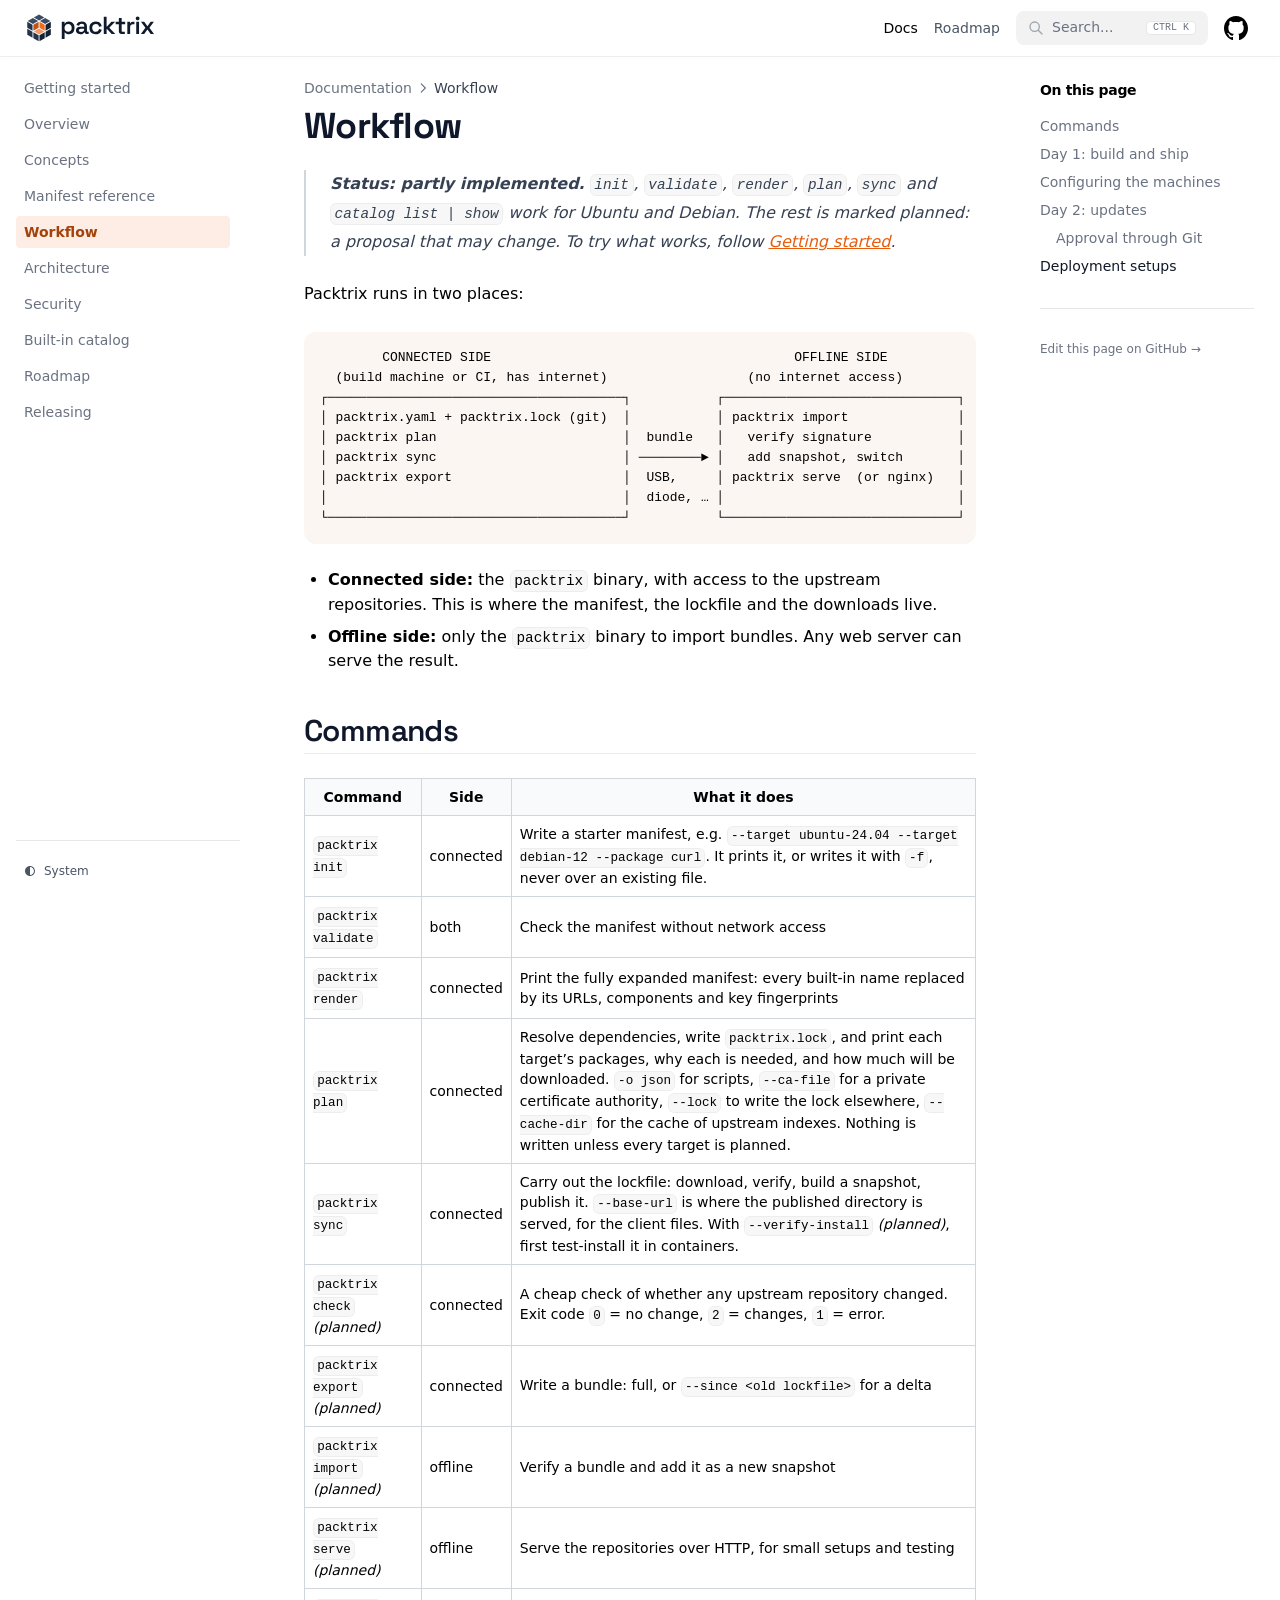
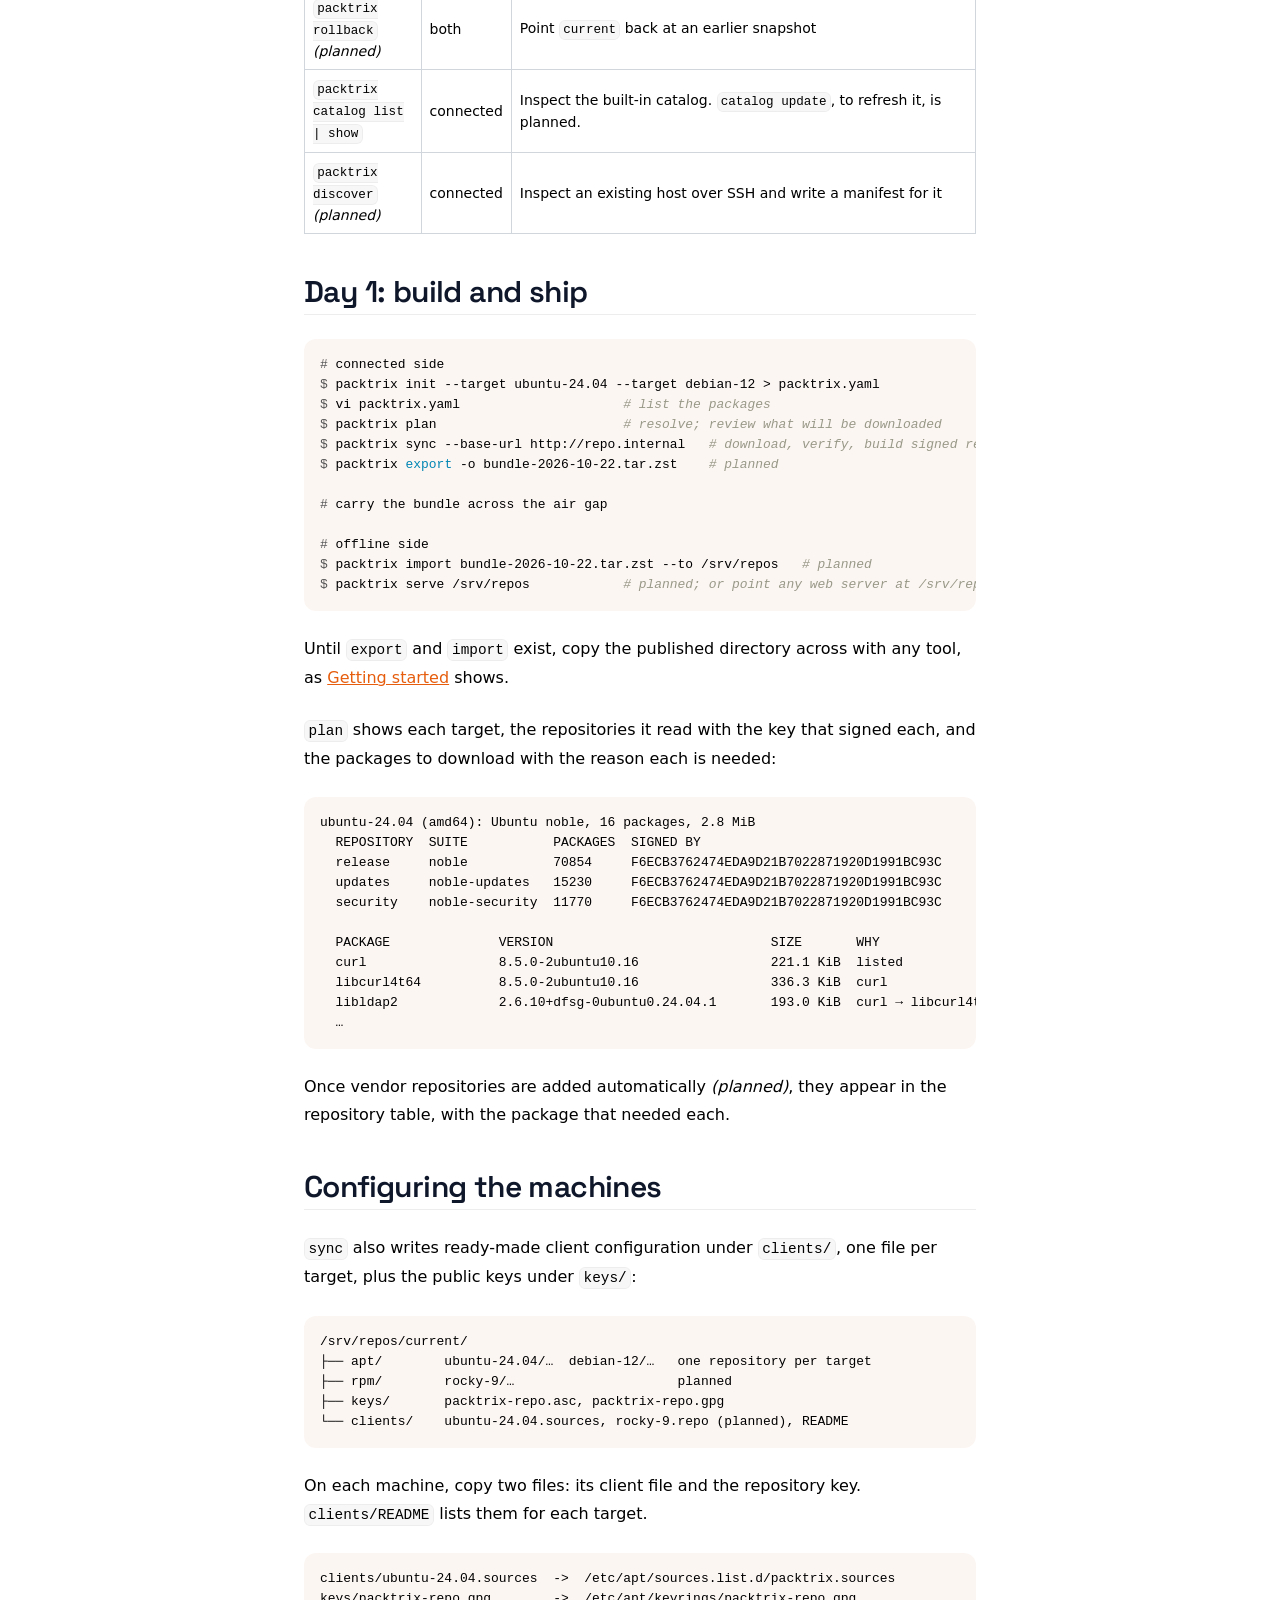
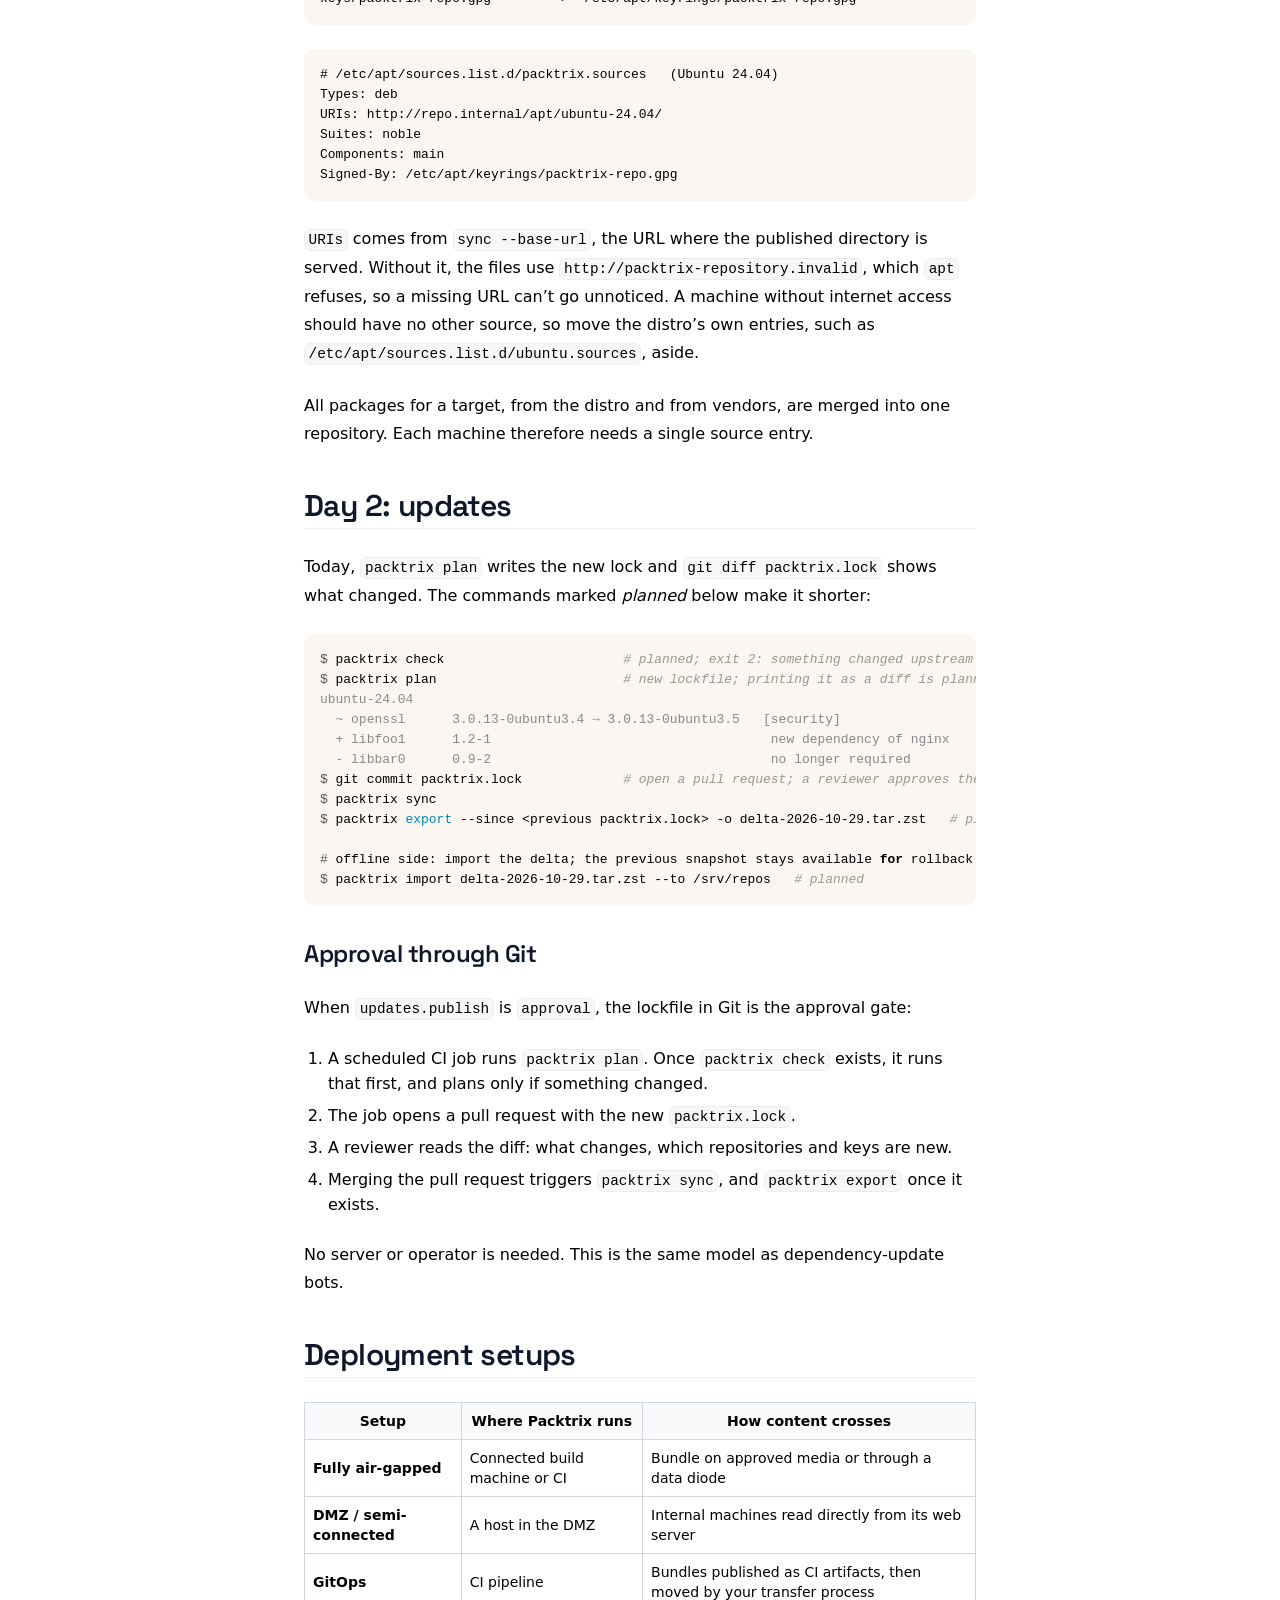
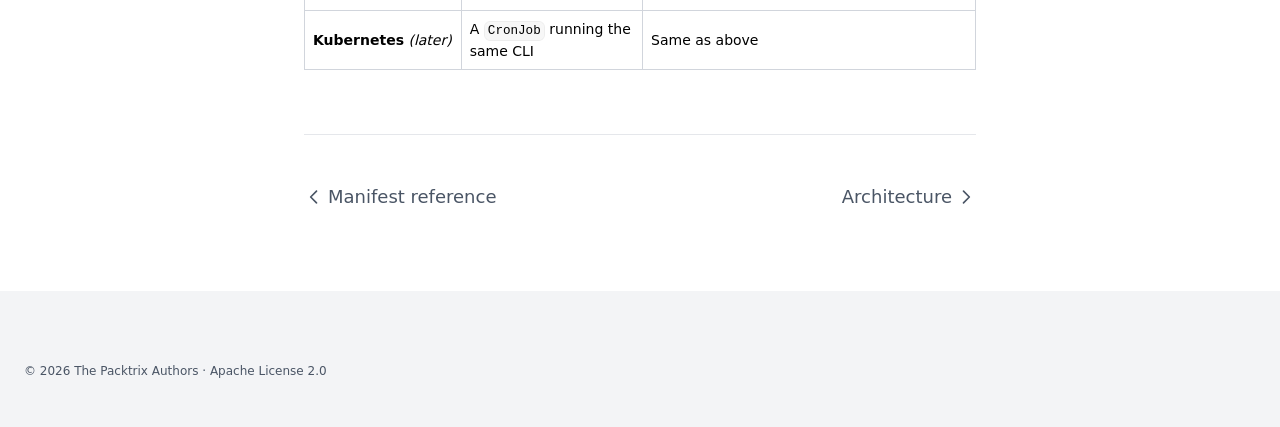
<file: docs/workflow/index.html>
<!doctype html><html lang=en dir=ltr><head><meta charset=utf-8><meta name=viewport content="width=device-width,initial-scale=1"><meta name=robots content="index, follow"><link rel=icon href=/favicon.ico sizes=32x32><link rel=icon href=/favicon.svg type=image/svg+xml><link rel=apple-touch-icon href=/apple-touch-icon.png sizes=180x180><title>Workflow – Packtrix</title><meta name=description content=" Status: partly implemented. init, validate, render, plan, sync and catalog list | show work for Ubuntu and Debian. The rest is marked planned: a proposal that may change. To try what works, follow Getting started.
Packtrix runs in two places:
CONNECTED SIDE OFFLINE SIDE (build machine or CI, has internet) (no internet access) ┌──────────────────────────────────────┐ ┌──────────────────────────────┐ │ packtrix.yaml + packtrix.lock (git) │ │ packtrix import │ │ packtrix plan │ bundle │ verify signature │ │ packtrix sync │ ────────► │ add snapshot, switch │ │ packtrix export │ USB, │ packtrix serve (or nginx) │ │ │ diode, … │ │ └──────────────────────────────────────┘ └──────────────────────────────┘ Connected side: the packtrix binary, with access to the upstream repositories. This is where the manifest, the lockfile and the downloads live. Offline side: only the packtrix binary to import bundles. Any web server can serve the result. Commands Command Side What it does packtrix init connected Write a starter manifest, e.g. --target ubuntu-24.04 --target debian-12 --package curl. It prints it, or writes it with -f, never over an existing file. packtrix validate both Check the manifest without network access packtrix render connected Print the fully expanded manifest: every built-in name replaced by its URLs, components and key fingerprints packtrix plan connected Resolve dependencies, write packtrix.lock, and print each target’s packages, why each is needed, and how much will be downloaded. -o json for scripts, --ca-file for a private certificate authority, --lock to write the lock elsewhere, --cache-dir for the cache of upstream indexes. Nothing is written unless every target is planned. packtrix sync connected Carry out the lockfile: download, verify, build a snapshot, publish it. --base-url is where the published directory is served, for the client files. With --verify-install (planned), first test-install it in containers. packtrix check (planned) connected A cheap check of whether any upstream repository changed. Exit code 0 = no change, 2 = changes, 1 = error. packtrix export (planned) connected Write a bundle: full, or --since <old lockfile> for a delta packtrix import (planned) offline Verify a bundle and add it as a new snapshot packtrix serve (planned) offline Serve the repositories over HTTP, for small setups and testing packtrix rollback (planned) both Point current back at an earlier snapshot packtrix catalog list | show connected Inspect the built-in catalog. catalog update, to refresh it, is planned. packtrix discover (planned) connected Inspect an existing host over SSH and write a manifest for it Day 1: build and ship # connected side packtrix init --target ubuntu-24.04 --target debian-12 > packtrix.yaml vi packtrix.yaml # list the packages packtrix plan # resolve; review what will be downloaded packtrix sync --base-url http://repo.internal # download, verify, build signed repositories packtrix export -o bundle-2026-10-22.tar.zst # planned # carry the bundle across the air gap # offline side packtrix import bundle-2026-10-22.tar.zst --to /srv/repos # planned packtrix serve /srv/repos # planned; or point any web server at /srv/repos/current Until export and import exist, copy the published directory across with any tool, as Getting started shows."><link rel=canonical href=https://packtrix.github.io/docs/workflow/ itemprop=url><meta property="og:title" content="Workflow"><meta property="og:description" content="
    
      
  Status: partly implemented. init, validate, render, plan, sync and catalog list | show work for Ubuntu and Debian. The rest is marked planned: a proposal that may change. To try what works, follow Getting started.


Packtrix runs in two places:


        CONNECTED SIDE                                       OFFLINE SIDE
  (build machine or CI, has internet)                  (no internet access)
┌──────────────────────────────────────┐           ┌──────────────────────────────┐
│ packtrix.yaml + packtrix.lock (git)  │           │ packtrix import              │
│ packtrix plan                        │  bundle   │   verify signature           │
│ packtrix sync                        │ ────────► │   add snapshot, switch       │
│ packtrix export                      │  USB,     │ packtrix serve  (or nginx)   │
│                                      │  diode, … │                              │
└──────────────────────────────────────┘           └──────────────────────────────┘
  
    

  



Connected side: the packtrix binary, with access to the upstream repositories. This is where the manifest, the lockfile and the downloads live.
Offline side: only the packtrix binary to import bundles. Any web server can serve the result.

Commands
    
	
			
					Command
					Side
					What it does
			
	
	
			
					packtrix init
					connected
					Write a starter manifest, e.g. --target ubuntu-24.04 --target debian-12 --package curl. It prints it, or writes it with -f, never over an existing file.
			
			
					packtrix validate
					both
					Check the manifest without network access
			
			
					packtrix render
					connected
					Print the fully expanded manifest: every built-in name replaced by its URLs, components and key fingerprints
			
			
					packtrix plan
					connected
					Resolve dependencies, write packtrix.lock, and print each target&rsquo;s packages, why each is needed, and how much will be downloaded. -o json for scripts, --ca-file for a private certificate authority, --lock to write the lock elsewhere, --cache-dir for the cache of upstream indexes. Nothing is written unless every target is planned.
			
			
					packtrix sync
					connected
					Carry out the lockfile: download, verify, build a snapshot, publish it. --base-url is where the published directory is served, for the client files. With --verify-install (planned), first test-install it in containers.
			
			
					packtrix check (planned)
					connected
					A cheap check of whether any upstream repository changed. Exit code 0 = no change, 2 = changes, 1 = error.
			
			
					packtrix export (planned)
					connected
					Write a bundle: full, or --since <old lockfile> for a delta
			
			
					packtrix import (planned)
					offline
					Verify a bundle and add it as a new snapshot
			
			
					packtrix serve (planned)
					offline
					Serve the repositories over HTTP, for small setups and testing
			
			
					packtrix rollback (planned)
					both
					Point current back at an earlier snapshot
			
			
					packtrix catalog list | show
					connected
					Inspect the built-in catalog. catalog update, to refresh it, is planned.
			
			
					packtrix discover (planned)
					connected
					Inspect an existing host over SSH and write a manifest for it
			
	

Day 1: build and ship
    

# connected side
packtrix init --target ubuntu-24.04 --target debian-12 > packtrix.yaml
vi packtrix.yaml                     # list the packages
packtrix plan                        # resolve; review what will be downloaded
packtrix sync --base-url http://repo.internal   # download, verify, build signed repositories
packtrix export -o bundle-2026-10-22.tar.zst    # planned

# carry the bundle across the air gap

# offline side
packtrix import bundle-2026-10-22.tar.zst --to /srv/repos   # planned
packtrix serve /srv/repos            # planned; or point any web server at /srv/repos/current

  
    

  


Until export and import exist, copy the published directory across with any tool, as Getting started shows.
    
  "><meta property="og:type" content="
    article
  "><meta property="og:url" content="https://packtrix.github.io/docs/workflow/"><meta property="og:image" content="https://packtrix.github.io/images/logo/social-preview.png"><meta property="article:section" content="docs"><meta itemprop=name content="Workflow"><meta itemprop=description content="Status: partly implemented. init, validate, render, plan, sync and catalog list | show work for Ubuntu and Debian. The rest is marked planned: a proposal that may change. To try what works, follow Getting started.
Packtrix runs in two places:
CONNECTED SIDE OFFLINE SIDE (build machine or CI, has internet) (no internet access) ┌──────────────────────────────────────┐ ┌──────────────────────────────┐ │ packtrix.yaml + packtrix.lock (git) │ │ packtrix import │ │ packtrix plan │ bundle │ verify signature │ │ packtrix sync │ ────────► │ add snapshot, switch │ │ packtrix export │ USB, │ packtrix serve (or nginx) │ │ │ diode, … │ │ └──────────────────────────────────────┘ └──────────────────────────────┘ Connected side: the packtrix binary, with access to the upstream repositories. This is where the manifest, the lockfile and the downloads live. Offline side: only the packtrix binary to import bundles. Any web server can serve the result. Commands Command Side What it does packtrix init connected Write a starter manifest, e.g. --target ubuntu-24.04 --target debian-12 --package curl. It prints it, or writes it with -f, never over an existing file. packtrix validate both Check the manifest without network access packtrix render connected Print the fully expanded manifest: every built-in name replaced by its URLs, components and key fingerprints packtrix plan connected Resolve dependencies, write packtrix.lock, and print each target’s packages, why each is needed, and how much will be downloaded. -o json for scripts, --ca-file for a private certificate authority, --lock to write the lock elsewhere, --cache-dir for the cache of upstream indexes. Nothing is written unless every target is planned. packtrix sync connected Carry out the lockfile: download, verify, build a snapshot, publish it. --base-url is where the published directory is served, for the client files. With --verify-install (planned), first test-install it in containers. packtrix check (planned) connected A cheap check of whether any upstream repository changed. Exit code 0 = no change, 2 = changes, 1 = error. packtrix export (planned) connected Write a bundle: full, or --since <old lockfile> for a delta packtrix import (planned) offline Verify a bundle and add it as a new snapshot packtrix serve (planned) offline Serve the repositories over HTTP, for small setups and testing packtrix rollback (planned) both Point current back at an earlier snapshot packtrix catalog list | show connected Inspect the built-in catalog. catalog update, to refresh it, is planned. packtrix discover (planned) connected Inspect an existing host over SSH and write a manifest for it Day 1: build and ship # connected side packtrix init --target ubuntu-24.04 --target debian-12 > packtrix.yaml vi packtrix.yaml # list the packages packtrix plan # resolve; review what will be downloaded packtrix sync --base-url http://repo.internal # download, verify, build signed repositories packtrix export -o bundle-2026-10-22.tar.zst # planned # carry the bundle across the air gap # offline side packtrix import bundle-2026-10-22.tar.zst --to /srv/repos # planned packtrix serve /srv/repos # planned; or point any web server at /srv/repos/current Until export and import exist, copy the published directory across with any tool, as Getting started shows."><meta itemprop=wordCount content="1004"><meta itemprop=image content="https://packtrix.github.io/images/logo/social-preview.png"><meta name=twitter:card content="summary_large_image"><meta name=twitter:image content="https://packtrix.github.io/images/logo/social-preview.png"><meta name=twitter:title content="Workflow"><meta name=twitter:description content="Status: partly implemented. init, validate, render, plan, sync and catalog list | show work for Ubuntu and Debian. The rest is marked planned: a proposal that may change. To try what works, follow Getting started.
Packtrix runs in two places:
CONNECTED SIDE OFFLINE SIDE (build machine or CI, has internet) (no internet access) ┌──────────────────────────────────────┐ ┌──────────────────────────────┐ │ packtrix.yaml + packtrix.lock (git) │ │ packtrix import │ │ packtrix plan │ bundle │ verify signature │ │ packtrix sync │ ────────► │ add snapshot, switch │ │ packtrix export │ USB, │ packtrix serve (or nginx) │ │ │ diode, … │ │ └──────────────────────────────────────┘ └──────────────────────────────┘ Connected side: the packtrix binary, with access to the upstream repositories. This is where the manifest, the lockfile and the downloads live. Offline side: only the packtrix binary to import bundles. Any web server can serve the result. Commands Command Side What it does packtrix init connected Write a starter manifest, e.g. --target ubuntu-24.04 --target debian-12 --package curl. It prints it, or writes it with -f, never over an existing file. packtrix validate both Check the manifest without network access packtrix render connected Print the fully expanded manifest: every built-in name replaced by its URLs, components and key fingerprints packtrix plan connected Resolve dependencies, write packtrix.lock, and print each target’s packages, why each is needed, and how much will be downloaded. -o json for scripts, --ca-file for a private certificate authority, --lock to write the lock elsewhere, --cache-dir for the cache of upstream indexes. Nothing is written unless every target is planned. packtrix sync connected Carry out the lockfile: download, verify, build a snapshot, publish it. --base-url is where the published directory is served, for the client files. With --verify-install (planned), first test-install it in containers. packtrix check (planned) connected A cheap check of whether any upstream repository changed. Exit code 0 = no change, 2 = changes, 1 = error. packtrix export (planned) connected Write a bundle: full, or --since <old lockfile> for a delta packtrix import (planned) offline Verify a bundle and add it as a new snapshot packtrix serve (planned) offline Serve the repositories over HTTP, for small setups and testing packtrix rollback (planned) both Point current back at an earlier snapshot packtrix catalog list | show connected Inspect the built-in catalog. catalog update, to refresh it, is planned. packtrix discover (planned) connected Inspect an existing host over SSH and write a manifest for it Day 1: build and ship # connected side packtrix init --target ubuntu-24.04 --target debian-12 > packtrix.yaml vi packtrix.yaml # list the packages packtrix plan # resolve; review what will be downloaded packtrix sync --base-url http://repo.internal # download, verify, build signed repositories packtrix export -o bundle-2026-10-22.tar.zst # planned # carry the bundle across the air gap # offline side packtrix import bundle-2026-10-22.tar.zst --to /srv/repos # planned packtrix serve /srv/repos # planned; or point any web server at /srv/repos/current Until export and import exist, copy the published directory across with any tool, as Getting started shows."><link rel=preload href=/css/compiled/main.min.de859fe9a6a6393e52a2a5ff54522848df1f8c1ff4191987d0d72e400aaf82a0.css as=style integrity="sha256-3oWf6aamOT5SoqX/VFIoSN8fjB/0GRmH0NcuQAqvgqA="><link href=/css/compiled/main.min.de859fe9a6a6393e52a2a5ff54522848df1f8c1ff4191987d0d72e400aaf82a0.css rel=stylesheet integrity="sha256-3oWf6aamOT5SoqX/VFIoSN8fjB/0GRmH0NcuQAqvgqA="><script src=/js/main-head.min.bbb353731723c08eaf67b231610392e3665384806ddb6bee51d4a965494c762e.js integrity="sha256-u7NTcxcjwI6vZ7IxYQOS42ZThIBt22vuUdSpZUlMdi4="></script><link rel=preload href=/fonts/space-grotesk.woff2 as=font type=font/woff2 crossorigin><style>@font-face{font-family:space grotesk;src:url(/fonts/space-grotesk.woff2)format("woff2");font-weight:400 700;font-display:swap}</style></head><body><a href=#content class="hx:sr-only hx:focus-visible:not-sr-only hx:focus-visible:fixed hx:focus-visible:z-50 hx:focus-visible:top-2 hx:focus-visible:left-2 hx:focus-visible:bg-primary-500 hx:focus-visible:text-white hx:focus-visible:px-4 hx:focus-visible:py-2 hx:focus-visible:rounded-md hx:focus-visible:text-sm hx:focus-visible:font-medium">Skip to content</a><div class="hextra-nav-container hx:sticky hx:top-0 hx:z-20 hx:w-full hx:bg-transparent hx:print:hidden"><div class="hextra-nav-container-blur hx:pointer-events-none hx:absolute hx:z-[-1] hx:h-full hx:w-full hx:bg-white hx:dark:bg-dark hx:shadow-[0_2px_4px_rgba(0,0,0,.02),0_1px_0_rgba(0,0,0,.06)] hx:contrast-more:shadow-[0_0_0_1px_#000] hx:dark:shadow-[0_-1px_0_rgba(255,255,255,.1)_inset] hx:contrast-more:dark:shadow-[0_0_0_1px_#fff]"></div><nav class="hextra-max-navbar-width hx:mx-auto hx:flex hx:items-center hx:justify-end hx:gap-1 hx:md:gap-2 hx:h-[var(--hextra-navbar-height)] hx:px-6"><a class="hx:flex hx:items-center hx:hover:opacity-75 hx:ltr:mr-auto hx:rtl:ml-auto" href=/><img class="hx:mr-2 hx:block hx:dark:hidden" src=/images/logo/packtrix-logo.svg alt=Packtrix height=30 width=130>
<img class="hx:mr-2 hx:hidden hx:dark:block" src=/images/logo/packtrix-logo-dark.svg alt=Packtrix height=30 width=130>
</a><a title href=/docs class="hx:text-sm hx:contrast-more:text-gray-700 hx:contrast-more:dark:text-gray-100 hx:relative hx:-ml-2 hx:hidden hx:whitespace-nowrap hx:p-2 hx:md:inline-flex hx:items-center hx:gap-1 hx:font-medium"><span class=hx:text-center>Docs</span>
</a><a title href=/docs/roadmap class="hx:text-sm hx:contrast-more:text-gray-700 hx:contrast-more:dark:text-gray-100 hx:relative hx:-ml-2 hx:hidden hx:whitespace-nowrap hx:p-2 hx:md:inline-flex hx:items-center hx:gap-1 hx:text-gray-600 hx:hover:text-gray-800 hx:dark:text-gray-400 hx:dark:hover:text-gray-200"><span class=hx:text-center>Roadmap</span>
</a><button type=button class=hextra-search-trigger data-search-open aria-haspopup=dialog aria-controls=hextra-search-dialog aria-label=Search...><svg class="hextra-search-trigger-icon" focusable="false" fill="none" viewBox="0 0 24 24" stroke-width="2" stroke="currentColor" aria-hidden="true"><path stroke-linecap="round" stroke-linejoin="round" d="M21 21l-6-6m2-5A7 7 0 113 10a7 7 0 0114 0z"/></svg><span class=hextra-search-trigger-label>Search...</span>
<kbd class=hextra-search-trigger-kbd>CTRL K</kbd>
</button>
<a class="hx:p-1 hx:md:p-2 hx:text-current" target=_blank rel=noreferrer href=https://github.com/packtrix/packtrix title=GitHub><svg height="24" fill="currentColor" viewBox="3 3 18 18"><path d="M12 3C7.0275 3 3 7.12937 3 12.2276c0 4.0833 2.57625 7.5321 6.15374 8.7548C9.60374 21.0631 9.77249 20.7863 9.77249 20.5441 9.77249 20.3249 9.76125 19.5982 9.76125 18.8254 7.5 19.2522 6.915 18.2602 6.735 17.7412 6.63375 17.4759 6.19499 16.6569 5.8125 16.4378 5.4975 16.2647 5.0475 15.838 5.80124 15.8264 6.51 15.8149 7.01625 16.4954 7.18499 16.7723 7.99499 18.1679 9.28875 17.7758 9.80625 17.5335 9.885 16.9337 10.1212 16.53 10.38 16.2993 8.3775 16.0687 6.285 15.2728 6.285 11.7432c0-1.0035.34875-1.834.92249-2.47994C7.1175 9.03257 6.8025 8.08674 7.2975 6.81794c0 0 .753749999999999-.24223 2.47499.94583.72001-.20762 1.48501-.31143 2.25001-.31143C12.7875 7.45234 13.5525 7.55615 14.2725 7.76377c1.7212-1.19959 2.475-.94583 2.475-.94583C17.2424 8.08674 16.9275 9.03257 16.8375 9.26326 17.4113 9.9092 17.76 10.7281 17.76 11.7432c0 3.5411-2.1037 4.3255-4.1063 4.5561C13.98 16.5877 14.2613 17.1414 14.2613 18.0065 14.2613 19.2407 14.25 20.2326 14.25 20.5441 14.25 20.7863 14.4188 21.0746 14.8688 20.9824 16.6554 20.364 18.2079 19.1866 19.3078 17.6162c1.0999-1.5705 1.6917-3.4551 1.6922-5.3886C21 7.12937 16.9725 3 12 3z"/></svg>
<span class=hx:sr-only>GitHub</span>
</a><button type=button aria-label=Menu aria-expanded=false class="hextra-hamburger-menu hx:cursor-pointer hx:-mr-1 hx:rounded-sm hx:p-1 hx:active:bg-gray-400/20 hx:md:hidden hx:hextra-focus-visible-inset"><svg height="24" fill="none" viewBox="0 0 24 24" stroke="currentColor"><g><path stroke-linecap="round" stroke-linejoin="round" stroke-width="2" d="M4 8H20"/></g><g><path stroke-linecap="round" stroke-linejoin="round" stroke-width="2" d="M4 16H20"/></g></svg></button></nav></div><div class="hx:mx-auto hx:flex hextra-max-page-width"><aside class="hextra-sidebar-container hx:flex hx:flex-col hx:print:hidden hx:md:top-[var(--hextra-navbar-height)] hx:md:shrink-0 hx:md:w-64 hx:md:self-start hx:max-md:[transform:translate3d(0,-100%,0)] hx:md:sticky"><div class="hextra-scrollbar hx:overflow-y-auto hx:overflow-x-hidden hx:p-4 hx:grow hx:md:h-[calc(100vh-var(--hextra-navbar-height)-var(--menu-height))]"><ul class="hx:flex hx:flex-col hx:gap-1 hx:md:hidden"><li class=open><div class="hextra-sidebar-item hx:group hx:relative hx:flex hx:items-center" data-active=false><a class="hx:flex hx:items-center hx:justify-between hx:gap-2 hx:grow hx:cursor-pointer hx:rounded-sm hx:px-2 hx:py-1.5 hx:text-sm hx:transition-colors [-webkit-tap-highlight-color:transparent] [-webkit-touch-callout:none] hx:hextra-focus-visible-inset hx:ltr:pr-8 hx:rtl:pl-8 hx:text-gray-500 hx:hover:bg-gray-100 hx:hover:text-gray-900 hx:contrast-more:border hx:contrast-more:border-transparent hx:contrast-more:text-gray-900 hx:contrast-more:hover:border-gray-900 hx:dark:text-neutral-400 hx:dark:hover:bg-primary-100/5 hx:dark:hover:text-gray-50 hx:contrast-more:dark:text-gray-50 hx:contrast-more:dark:hover:border-gray-50" href=/docs/><span class="hx:min-w-0 [word-break:break-word]">Docs</span>
</a><button type=button class="hextra-sidebar-collapsible-button hx:absolute hx:top-1/2 hx:-translate-y-1/2 hx:ltr:right-2 hx:rtl:left-2 hx:shrink-0 hx:cursor-pointer hx:p-0 hx:text-gray-500 hx:dark:text-neutral-400 hx:group-hover:text-gray-900 hx:dark:group-hover:text-gray-50 hx:group-data-[active=true]:text-primary-800 hx:group-data-[active=true]:dark:text-primary-600 hx:hextra-focus-visible-inset" aria-label="Toggle section" aria-expanded=true><svg fill="none" viewBox="0 0 24 24" stroke="currentColor" aria-hidden="true" focusable="false" class="hx:h-[18px] hx:min-w-[18px] hx:rounded-xs hx:p-0.5 hx:hover:bg-gray-800/5 hx:dark:hover:bg-gray-100/5"><path stroke-linecap="round" stroke-linejoin="round" stroke-width="2" d="M9 5l7 7-7 7" class="hx:origin-center hx:transition-transform hx:rtl:-rotate-180"/></svg></button></div><div class="hextra-sidebar-children hx:ltr:pr-0 hx:rtl:pl-0 hx:overflow-hidden"><ul class='hx:relative hx:flex hx:flex-col hx:gap-1 hx:before:absolute hx:before:inset-y-1 hx:before:w-px hx:before:bg-gray-200 hx:before:content-[""] hx:ltr:ml-3 hx:ltr:pl-3 hx:ltr:before:left-0 hx:rtl:mr-3 hx:rtl:pr-3 hx:rtl:before:right-0 hx:dark:before:bg-neutral-800'><li class="hx:flex hx:flex-col"><div class="hextra-sidebar-item hx:group hx:relative hx:flex hx:items-center" data-active=false><a class="hx:flex hx:items-center hx:justify-between hx:gap-2 hx:grow hx:cursor-pointer hx:rounded-sm hx:px-2 hx:py-1.5 hx:text-sm hx:transition-colors [-webkit-tap-highlight-color:transparent] [-webkit-touch-callout:none] hx:hextra-focus-visible-inset hx:text-gray-500 hx:hover:bg-gray-100 hx:hover:text-gray-900 hx:contrast-more:border hx:contrast-more:border-transparent hx:contrast-more:text-gray-900 hx:contrast-more:hover:border-gray-900 hx:dark:text-neutral-400 hx:dark:hover:bg-primary-100/5 hx:dark:hover:text-gray-50 hx:contrast-more:dark:text-gray-50 hx:contrast-more:dark:hover:border-gray-50" href=/docs/getting-started/><span class="hx:min-w-0 [word-break:break-word]">Getting started</span></a></div></li><li class="hx:flex hx:flex-col"><div class="hextra-sidebar-item hx:group hx:relative hx:flex hx:items-center" data-active=false><a class="hx:flex hx:items-center hx:justify-between hx:gap-2 hx:grow hx:cursor-pointer hx:rounded-sm hx:px-2 hx:py-1.5 hx:text-sm hx:transition-colors [-webkit-tap-highlight-color:transparent] [-webkit-touch-callout:none] hx:hextra-focus-visible-inset hx:text-gray-500 hx:hover:bg-gray-100 hx:hover:text-gray-900 hx:contrast-more:border hx:contrast-more:border-transparent hx:contrast-more:text-gray-900 hx:contrast-more:hover:border-gray-900 hx:dark:text-neutral-400 hx:dark:hover:bg-primary-100/5 hx:dark:hover:text-gray-50 hx:contrast-more:dark:text-gray-50 hx:contrast-more:dark:hover:border-gray-50" href=/docs/overview/><span class="hx:min-w-0 [word-break:break-word]">Overview</span></a></div></li><li class="hx:flex hx:flex-col"><div class="hextra-sidebar-item hx:group hx:relative hx:flex hx:items-center" data-active=false><a class="hx:flex hx:items-center hx:justify-between hx:gap-2 hx:grow hx:cursor-pointer hx:rounded-sm hx:px-2 hx:py-1.5 hx:text-sm hx:transition-colors [-webkit-tap-highlight-color:transparent] [-webkit-touch-callout:none] hx:hextra-focus-visible-inset hx:text-gray-500 hx:hover:bg-gray-100 hx:hover:text-gray-900 hx:contrast-more:border hx:contrast-more:border-transparent hx:contrast-more:text-gray-900 hx:contrast-more:hover:border-gray-900 hx:dark:text-neutral-400 hx:dark:hover:bg-primary-100/5 hx:dark:hover:text-gray-50 hx:contrast-more:dark:text-gray-50 hx:contrast-more:dark:hover:border-gray-50" href=/docs/concepts/><span class="hx:min-w-0 [word-break:break-word]">Concepts</span></a></div></li><li class="hx:flex hx:flex-col"><div class="hextra-sidebar-item hx:group hx:relative hx:flex hx:items-center" data-active=false><a class="hx:flex hx:items-center hx:justify-between hx:gap-2 hx:grow hx:cursor-pointer hx:rounded-sm hx:px-2 hx:py-1.5 hx:text-sm hx:transition-colors [-webkit-tap-highlight-color:transparent] [-webkit-touch-callout:none] hx:hextra-focus-visible-inset hx:text-gray-500 hx:hover:bg-gray-100 hx:hover:text-gray-900 hx:contrast-more:border hx:contrast-more:border-transparent hx:contrast-more:text-gray-900 hx:contrast-more:hover:border-gray-900 hx:dark:text-neutral-400 hx:dark:hover:bg-primary-100/5 hx:dark:hover:text-gray-50 hx:contrast-more:dark:text-gray-50 hx:contrast-more:dark:hover:border-gray-50" href=/docs/manifest/><span class="hx:min-w-0 [word-break:break-word]">Manifest reference</span></a></div></li><li class="hx:flex hx:flex-col open"><div class="hextra-sidebar-item hx:group hx:relative hx:flex hx:items-center" data-active=true><a class="hx:flex hx:items-center hx:justify-between hx:gap-2 hx:grow hx:cursor-pointer hx:rounded-sm hx:px-2 hx:py-1.5 hx:text-sm hx:transition-colors [-webkit-tap-highlight-color:transparent] [-webkit-touch-callout:none] hx:hextra-focus-visible-inset hextra-sidebar-active-item hx:bg-primary-100 hx:font-semibold hx:text-primary-800 hx:contrast-more:border hx:contrast-more:border-primary-500 hx:dark:bg-primary-400/10 hx:dark:text-primary-600 hx:contrast-more:dark:border-primary-500" href=/docs/workflow/><span class="hx:min-w-0 [word-break:break-word]">Workflow</span></a></div><ul class='hx:flex hx:flex-col hx:gap-1 hx:relative hx:before:absolute hx:before:inset-y-1 hx:before:w-px hx:before:bg-gray-200 hx:before:content-[""] hx:dark:before:bg-neutral-800 hx:ltr:pl-3 hx:ltr:before:left-0 hx:rtl:pr-3 hx:rtl:before:right-0 hx:ltr:ml-3 hx:rtl:mr-3'><li><a href=#commands class="hx:flex hx:rounded-sm hx:px-2 hx:py-1.5 hx:text-sm hx:transition-colors [word-break:break-word] hx:cursor-pointer [-webkit-tap-highlight-color:transparent] [-webkit-touch-callout:none] hx:contrast-more:border hx:gap-2 hx:before:opacity-25 hx:before:content-['#'] hx:text-gray-500 hx:hover:bg-gray-100 hx:hover:text-gray-900 hx:dark:text-neutral-400 hx:dark:hover:bg-primary-100/5 hx:dark:hover:text-gray-50 hx:contrast-more:text-gray-900 hx:contrast-more:dark:text-gray-50 hx:contrast-more:border-transparent hx:contrast-more:hover:border-gray-900 hx:contrast-more:dark:hover:border-gray-50">Commands</a></li><li><a href=#day-1-build-and-ship class="hx:flex hx:rounded-sm hx:px-2 hx:py-1.5 hx:text-sm hx:transition-colors [word-break:break-word] hx:cursor-pointer [-webkit-tap-highlight-color:transparent] [-webkit-touch-callout:none] hx:contrast-more:border hx:gap-2 hx:before:opacity-25 hx:before:content-['#'] hx:text-gray-500 hx:hover:bg-gray-100 hx:hover:text-gray-900 hx:dark:text-neutral-400 hx:dark:hover:bg-primary-100/5 hx:dark:hover:text-gray-50 hx:contrast-more:text-gray-900 hx:contrast-more:dark:text-gray-50 hx:contrast-more:border-transparent hx:contrast-more:hover:border-gray-900 hx:contrast-more:dark:hover:border-gray-50">Day 1: build and ship</a></li><li><a href=#configuring-the-machines class="hx:flex hx:rounded-sm hx:px-2 hx:py-1.5 hx:text-sm hx:transition-colors [word-break:break-word] hx:cursor-pointer [-webkit-tap-highlight-color:transparent] [-webkit-touch-callout:none] hx:contrast-more:border hx:gap-2 hx:before:opacity-25 hx:before:content-['#'] hx:text-gray-500 hx:hover:bg-gray-100 hx:hover:text-gray-900 hx:dark:text-neutral-400 hx:dark:hover:bg-primary-100/5 hx:dark:hover:text-gray-50 hx:contrast-more:text-gray-900 hx:contrast-more:dark:text-gray-50 hx:contrast-more:border-transparent hx:contrast-more:hover:border-gray-900 hx:contrast-more:dark:hover:border-gray-50">Configuring the machines</a></li><li><a href=#day-2-updates class="hx:flex hx:rounded-sm hx:px-2 hx:py-1.5 hx:text-sm hx:transition-colors [word-break:break-word] hx:cursor-pointer [-webkit-tap-highlight-color:transparent] [-webkit-touch-callout:none] hx:contrast-more:border hx:gap-2 hx:before:opacity-25 hx:before:content-['#'] hx:text-gray-500 hx:hover:bg-gray-100 hx:hover:text-gray-900 hx:dark:text-neutral-400 hx:dark:hover:bg-primary-100/5 hx:dark:hover:text-gray-50 hx:contrast-more:text-gray-900 hx:contrast-more:dark:text-gray-50 hx:contrast-more:border-transparent hx:contrast-more:hover:border-gray-900 hx:contrast-more:dark:hover:border-gray-50">Day 2: updates</a></li><li><a href=#deployment-setups class="hx:flex hx:rounded-sm hx:px-2 hx:py-1.5 hx:text-sm hx:transition-colors [word-break:break-word] hx:cursor-pointer [-webkit-tap-highlight-color:transparent] [-webkit-touch-callout:none] hx:contrast-more:border hx:gap-2 hx:before:opacity-25 hx:before:content-['#'] hx:text-gray-500 hx:hover:bg-gray-100 hx:hover:text-gray-900 hx:dark:text-neutral-400 hx:dark:hover:bg-primary-100/5 hx:dark:hover:text-gray-50 hx:contrast-more:text-gray-900 hx:contrast-more:dark:text-gray-50 hx:contrast-more:border-transparent hx:contrast-more:hover:border-gray-900 hx:contrast-more:dark:hover:border-gray-50">Deployment setups</a></li></ul></li><li class="hx:flex hx:flex-col"><div class="hextra-sidebar-item hx:group hx:relative hx:flex hx:items-center" data-active=false><a class="hx:flex hx:items-center hx:justify-between hx:gap-2 hx:grow hx:cursor-pointer hx:rounded-sm hx:px-2 hx:py-1.5 hx:text-sm hx:transition-colors [-webkit-tap-highlight-color:transparent] [-webkit-touch-callout:none] hx:hextra-focus-visible-inset hx:text-gray-500 hx:hover:bg-gray-100 hx:hover:text-gray-900 hx:contrast-more:border hx:contrast-more:border-transparent hx:contrast-more:text-gray-900 hx:contrast-more:hover:border-gray-900 hx:dark:text-neutral-400 hx:dark:hover:bg-primary-100/5 hx:dark:hover:text-gray-50 hx:contrast-more:dark:text-gray-50 hx:contrast-more:dark:hover:border-gray-50" href=/docs/architecture/><span class="hx:min-w-0 [word-break:break-word]">Architecture</span></a></div></li><li class="hx:flex hx:flex-col"><div class="hextra-sidebar-item hx:group hx:relative hx:flex hx:items-center" data-active=false><a class="hx:flex hx:items-center hx:justify-between hx:gap-2 hx:grow hx:cursor-pointer hx:rounded-sm hx:px-2 hx:py-1.5 hx:text-sm hx:transition-colors [-webkit-tap-highlight-color:transparent] [-webkit-touch-callout:none] hx:hextra-focus-visible-inset hx:text-gray-500 hx:hover:bg-gray-100 hx:hover:text-gray-900 hx:contrast-more:border hx:contrast-more:border-transparent hx:contrast-more:text-gray-900 hx:contrast-more:hover:border-gray-900 hx:dark:text-neutral-400 hx:dark:hover:bg-primary-100/5 hx:dark:hover:text-gray-50 hx:contrast-more:dark:text-gray-50 hx:contrast-more:dark:hover:border-gray-50" href=/docs/security/><span class="hx:min-w-0 [word-break:break-word]">Security</span></a></div></li><li class="hx:flex hx:flex-col"><div class="hextra-sidebar-item hx:group hx:relative hx:flex hx:items-center" data-active=false><a class="hx:flex hx:items-center hx:justify-between hx:gap-2 hx:grow hx:cursor-pointer hx:rounded-sm hx:px-2 hx:py-1.5 hx:text-sm hx:transition-colors [-webkit-tap-highlight-color:transparent] [-webkit-touch-callout:none] hx:hextra-focus-visible-inset hx:text-gray-500 hx:hover:bg-gray-100 hx:hover:text-gray-900 hx:contrast-more:border hx:contrast-more:border-transparent hx:contrast-more:text-gray-900 hx:contrast-more:hover:border-gray-900 hx:dark:text-neutral-400 hx:dark:hover:bg-primary-100/5 hx:dark:hover:text-gray-50 hx:contrast-more:dark:text-gray-50 hx:contrast-more:dark:hover:border-gray-50" href=/docs/catalog/><span class="hx:min-w-0 [word-break:break-word]">Built-in catalog</span></a></div></li><li class="hx:flex hx:flex-col"><div class="hextra-sidebar-item hx:group hx:relative hx:flex hx:items-center" data-active=false><a class="hx:flex hx:items-center hx:justify-between hx:gap-2 hx:grow hx:cursor-pointer hx:rounded-sm hx:px-2 hx:py-1.5 hx:text-sm hx:transition-colors [-webkit-tap-highlight-color:transparent] [-webkit-touch-callout:none] hx:hextra-focus-visible-inset hx:text-gray-500 hx:hover:bg-gray-100 hx:hover:text-gray-900 hx:contrast-more:border hx:contrast-more:border-transparent hx:contrast-more:text-gray-900 hx:contrast-more:hover:border-gray-900 hx:dark:text-neutral-400 hx:dark:hover:bg-primary-100/5 hx:dark:hover:text-gray-50 hx:contrast-more:dark:text-gray-50 hx:contrast-more:dark:hover:border-gray-50" href=/docs/roadmap/><span class="hx:min-w-0 [word-break:break-word]">Roadmap</span></a></div></li><li class="hx:flex hx:flex-col"><div class="hextra-sidebar-item hx:group hx:relative hx:flex hx:items-center" data-active=false><a class="hx:flex hx:items-center hx:justify-between hx:gap-2 hx:grow hx:cursor-pointer hx:rounded-sm hx:px-2 hx:py-1.5 hx:text-sm hx:transition-colors [-webkit-tap-highlight-color:transparent] [-webkit-touch-callout:none] hx:hextra-focus-visible-inset hx:text-gray-500 hx:hover:bg-gray-100 hx:hover:text-gray-900 hx:contrast-more:border hx:contrast-more:border-transparent hx:contrast-more:text-gray-900 hx:contrast-more:hover:border-gray-900 hx:dark:text-neutral-400 hx:dark:hover:bg-primary-100/5 hx:dark:hover:text-gray-50 hx:contrast-more:dark:text-gray-50 hx:contrast-more:dark:hover:border-gray-50" href=/docs/releasing/><span class="hx:min-w-0 [word-break:break-word]">Releasing</span></a></div></li></ul></div></li><li><div class="hextra-sidebar-item hx:group hx:relative hx:flex hx:items-center" data-active=false><a class="hx:flex hx:items-center hx:justify-between hx:gap-2 hx:grow hx:cursor-pointer hx:rounded-sm hx:px-2 hx:py-1.5 hx:text-sm hx:transition-colors [-webkit-tap-highlight-color:transparent] [-webkit-touch-callout:none] hx:hextra-focus-visible-inset hx:text-gray-500 hx:hover:bg-gray-100 hx:hover:text-gray-900 hx:contrast-more:border hx:contrast-more:border-transparent hx:contrast-more:text-gray-900 hx:contrast-more:hover:border-gray-900 hx:dark:text-neutral-400 hx:dark:hover:bg-primary-100/5 hx:dark:hover:text-gray-50 hx:contrast-more:dark:text-gray-50 hx:contrast-more:dark:hover:border-gray-50" href=/docs/roadmap/><span class="hx:min-w-0 [word-break:break-word]">Roadmap</span></a></div></li></ul><ul class="hx:flex hx:flex-col hx:gap-1 hx:max-md:hidden"><li><div class="hextra-sidebar-item hx:group hx:relative hx:flex hx:items-center" data-active=false><a class="hx:flex hx:items-center hx:justify-between hx:gap-2 hx:grow hx:cursor-pointer hx:rounded-sm hx:px-2 hx:py-1.5 hx:text-sm hx:transition-colors [-webkit-tap-highlight-color:transparent] [-webkit-touch-callout:none] hx:hextra-focus-visible-inset hx:text-gray-500 hx:hover:bg-gray-100 hx:hover:text-gray-900 hx:contrast-more:border hx:contrast-more:border-transparent hx:contrast-more:text-gray-900 hx:contrast-more:hover:border-gray-900 hx:dark:text-neutral-400 hx:dark:hover:bg-primary-100/5 hx:dark:hover:text-gray-50 hx:contrast-more:dark:text-gray-50 hx:contrast-more:dark:hover:border-gray-50" href=/docs/getting-started/><span class="hx:min-w-0 [word-break:break-word]">Getting started</span></a></div></li><li><div class="hextra-sidebar-item hx:group hx:relative hx:flex hx:items-center" data-active=false><a class="hx:flex hx:items-center hx:justify-between hx:gap-2 hx:grow hx:cursor-pointer hx:rounded-sm hx:px-2 hx:py-1.5 hx:text-sm hx:transition-colors [-webkit-tap-highlight-color:transparent] [-webkit-touch-callout:none] hx:hextra-focus-visible-inset hx:text-gray-500 hx:hover:bg-gray-100 hx:hover:text-gray-900 hx:contrast-more:border hx:contrast-more:border-transparent hx:contrast-more:text-gray-900 hx:contrast-more:hover:border-gray-900 hx:dark:text-neutral-400 hx:dark:hover:bg-primary-100/5 hx:dark:hover:text-gray-50 hx:contrast-more:dark:text-gray-50 hx:contrast-more:dark:hover:border-gray-50" href=/docs/overview/><span class="hx:min-w-0 [word-break:break-word]">Overview</span></a></div></li><li><div class="hextra-sidebar-item hx:group hx:relative hx:flex hx:items-center" data-active=false><a class="hx:flex hx:items-center hx:justify-between hx:gap-2 hx:grow hx:cursor-pointer hx:rounded-sm hx:px-2 hx:py-1.5 hx:text-sm hx:transition-colors [-webkit-tap-highlight-color:transparent] [-webkit-touch-callout:none] hx:hextra-focus-visible-inset hx:text-gray-500 hx:hover:bg-gray-100 hx:hover:text-gray-900 hx:contrast-more:border hx:contrast-more:border-transparent hx:contrast-more:text-gray-900 hx:contrast-more:hover:border-gray-900 hx:dark:text-neutral-400 hx:dark:hover:bg-primary-100/5 hx:dark:hover:text-gray-50 hx:contrast-more:dark:text-gray-50 hx:contrast-more:dark:hover:border-gray-50" href=/docs/concepts/><span class="hx:min-w-0 [word-break:break-word]">Concepts</span></a></div></li><li><div class="hextra-sidebar-item hx:group hx:relative hx:flex hx:items-center" data-active=false><a class="hx:flex hx:items-center hx:justify-between hx:gap-2 hx:grow hx:cursor-pointer hx:rounded-sm hx:px-2 hx:py-1.5 hx:text-sm hx:transition-colors [-webkit-tap-highlight-color:transparent] [-webkit-touch-callout:none] hx:hextra-focus-visible-inset hx:text-gray-500 hx:hover:bg-gray-100 hx:hover:text-gray-900 hx:contrast-more:border hx:contrast-more:border-transparent hx:contrast-more:text-gray-900 hx:contrast-more:hover:border-gray-900 hx:dark:text-neutral-400 hx:dark:hover:bg-primary-100/5 hx:dark:hover:text-gray-50 hx:contrast-more:dark:text-gray-50 hx:contrast-more:dark:hover:border-gray-50" href=/docs/manifest/><span class="hx:min-w-0 [word-break:break-word]">Manifest reference</span></a></div></li><li class=open><div class="hextra-sidebar-item hx:group hx:relative hx:flex hx:items-center" data-active=true><a class="hx:flex hx:items-center hx:justify-between hx:gap-2 hx:grow hx:cursor-pointer hx:rounded-sm hx:px-2 hx:py-1.5 hx:text-sm hx:transition-colors [-webkit-tap-highlight-color:transparent] [-webkit-touch-callout:none] hx:hextra-focus-visible-inset hextra-sidebar-active-item hx:bg-primary-100 hx:font-semibold hx:text-primary-800 hx:contrast-more:border hx:contrast-more:border-primary-500 hx:dark:bg-primary-400/10 hx:dark:text-primary-600 hx:contrast-more:dark:border-primary-500" href=/docs/workflow/><span class="hx:min-w-0 [word-break:break-word]">Workflow</span></a></div></li><li><div class="hextra-sidebar-item hx:group hx:relative hx:flex hx:items-center" data-active=false><a class="hx:flex hx:items-center hx:justify-between hx:gap-2 hx:grow hx:cursor-pointer hx:rounded-sm hx:px-2 hx:py-1.5 hx:text-sm hx:transition-colors [-webkit-tap-highlight-color:transparent] [-webkit-touch-callout:none] hx:hextra-focus-visible-inset hx:text-gray-500 hx:hover:bg-gray-100 hx:hover:text-gray-900 hx:contrast-more:border hx:contrast-more:border-transparent hx:contrast-more:text-gray-900 hx:contrast-more:hover:border-gray-900 hx:dark:text-neutral-400 hx:dark:hover:bg-primary-100/5 hx:dark:hover:text-gray-50 hx:contrast-more:dark:text-gray-50 hx:contrast-more:dark:hover:border-gray-50" href=/docs/architecture/><span class="hx:min-w-0 [word-break:break-word]">Architecture</span></a></div></li><li><div class="hextra-sidebar-item hx:group hx:relative hx:flex hx:items-center" data-active=false><a class="hx:flex hx:items-center hx:justify-between hx:gap-2 hx:grow hx:cursor-pointer hx:rounded-sm hx:px-2 hx:py-1.5 hx:text-sm hx:transition-colors [-webkit-tap-highlight-color:transparent] [-webkit-touch-callout:none] hx:hextra-focus-visible-inset hx:text-gray-500 hx:hover:bg-gray-100 hx:hover:text-gray-900 hx:contrast-more:border hx:contrast-more:border-transparent hx:contrast-more:text-gray-900 hx:contrast-more:hover:border-gray-900 hx:dark:text-neutral-400 hx:dark:hover:bg-primary-100/5 hx:dark:hover:text-gray-50 hx:contrast-more:dark:text-gray-50 hx:contrast-more:dark:hover:border-gray-50" href=/docs/security/><span class="hx:min-w-0 [word-break:break-word]">Security</span></a></div></li><li><div class="hextra-sidebar-item hx:group hx:relative hx:flex hx:items-center" data-active=false><a class="hx:flex hx:items-center hx:justify-between hx:gap-2 hx:grow hx:cursor-pointer hx:rounded-sm hx:px-2 hx:py-1.5 hx:text-sm hx:transition-colors [-webkit-tap-highlight-color:transparent] [-webkit-touch-callout:none] hx:hextra-focus-visible-inset hx:text-gray-500 hx:hover:bg-gray-100 hx:hover:text-gray-900 hx:contrast-more:border hx:contrast-more:border-transparent hx:contrast-more:text-gray-900 hx:contrast-more:hover:border-gray-900 hx:dark:text-neutral-400 hx:dark:hover:bg-primary-100/5 hx:dark:hover:text-gray-50 hx:contrast-more:dark:text-gray-50 hx:contrast-more:dark:hover:border-gray-50" href=/docs/catalog/><span class="hx:min-w-0 [word-break:break-word]">Built-in catalog</span></a></div></li><li><div class="hextra-sidebar-item hx:group hx:relative hx:flex hx:items-center" data-active=false><a class="hx:flex hx:items-center hx:justify-between hx:gap-2 hx:grow hx:cursor-pointer hx:rounded-sm hx:px-2 hx:py-1.5 hx:text-sm hx:transition-colors [-webkit-tap-highlight-color:transparent] [-webkit-touch-callout:none] hx:hextra-focus-visible-inset hx:text-gray-500 hx:hover:bg-gray-100 hx:hover:text-gray-900 hx:contrast-more:border hx:contrast-more:border-transparent hx:contrast-more:text-gray-900 hx:contrast-more:hover:border-gray-900 hx:dark:text-neutral-400 hx:dark:hover:bg-primary-100/5 hx:dark:hover:text-gray-50 hx:contrast-more:dark:text-gray-50 hx:contrast-more:dark:hover:border-gray-50" href=/docs/roadmap/><span class="hx:min-w-0 [word-break:break-word]">Roadmap</span></a></div></li><li><div class="hextra-sidebar-item hx:group hx:relative hx:flex hx:items-center" data-active=false><a class="hx:flex hx:items-center hx:justify-between hx:gap-2 hx:grow hx:cursor-pointer hx:rounded-sm hx:px-2 hx:py-1.5 hx:text-sm hx:transition-colors [-webkit-tap-highlight-color:transparent] [-webkit-touch-callout:none] hx:hextra-focus-visible-inset hx:text-gray-500 hx:hover:bg-gray-100 hx:hover:text-gray-900 hx:contrast-more:border hx:contrast-more:border-transparent hx:contrast-more:text-gray-900 hx:contrast-more:hover:border-gray-900 hx:dark:text-neutral-400 hx:dark:hover:bg-primary-100/5 hx:dark:hover:text-gray-50 hx:contrast-more:dark:text-gray-50 hx:contrast-more:dark:hover:border-gray-50" href=/docs/releasing/><span class="hx:min-w-0 [word-break:break-word]">Releasing</span></a></div></li></ul></div><div class="hx:sticky hx:bottom-0 hx:max-h-(--menu-height) hx:bg-white hx:dark:bg-dark hx:mx-4 hx:py-4 hx:shadow-[0_-12px_16px_#fff] hx:flex hx:items-center hx:gap-2 hx:border-gray-200 hx:dark:border-neutral-800 hx:dark:shadow-[0_-12px_16px_#111] hx:contrast-more:border-neutral-400 hx:contrast-more:shadow-none hx:contrast-more:dark:shadow-none hx:border-t" data-toggle-animation=show><div class="hx:flex hx:grow hx:flex-col"><div class="hx:flex hx:justify-items-start hx:group" data-theme=light><button title="Change theme" data-state=closed data-location=bottom class="hextra-theme-toggle hx:cursor-pointer hx:rounded-md hx:text-left hx:font-medium hx:h-7 hx:px-2 hx:text-xs hx:hover:bg-gray-100 hx:hover:text-gray-900 hx:dark:hover:bg-primary-100/5 hx:dark:hover:text-gray-50 hx:font-medium hx:text-gray-600 hx:transition-colors hx:dark:text-gray-400 hx:grow" type=button aria-label="Change theme" aria-expanded=false aria-haspopup=menu><div class="hx:flex hx:items-center hx:gap-2 hx:capitalize"><svg height="12" class="hx:group-data-[theme=dark]:hidden hx:group-data-[theme=system]:hidden" fill="none" viewBox="0 0 24 24" stroke-width="2" stroke="currentColor" aria-hidden="true"><path stroke-linecap="round" stroke-linejoin="round" d="M12 3v1m0 16v1m9-9h-1M4 12H3m15.364 6.364-.707-.707M6.343 6.343l-.707-.707m12.728.0-.707.707M6.343 17.657l-.707.707M16 12a4 4 0 11-8 0 4 4 0 018 0z"/></svg><span class="hx:group-data-[theme=dark]:hidden hx:group-data-[theme=system]:hidden">Light</span><svg height="12" class="hx:group-data-[theme=light]:hidden hx:group-data-[theme=system]:hidden" fill="none" viewBox="0 0 24 24" stroke-width="2" stroke="currentColor" aria-hidden="true"><path stroke-linecap="round" stroke-linejoin="round" d="M20.354 15.354A9 9 0 018.646 3.646 9.003 9.003.0 0012 21a9.003 9.003.0 008.354-5.646z"/></svg><span class="hx:group-data-[theme=light]:hidden hx:group-data-[theme=system]:hidden">Dark</span><svg height="12" class="hx:group-data-[theme=dark]:hidden hx:group-data-[theme=light]:hidden" viewBox="0 0 24 24" fill="currentColor"><path d="M11.996094 2C6.4986225 2.0192368 2.03125 6.5024993 2.03125 12c0 5.497501 4.4673725 9.980763 9.964844 10H12 12.0039c5.497471-.01924 9.964844-4.502499 9.964844-10 0-5.4975007-4.467373-9.9807632-9.964844-10H12zM12 4c4.417218.017598 7.96875 3.5822356 7.96875 8 0 4.417764-3.551532 7.982402-7.96875 8z"/></svg>
<span class="hx:group-data-[theme=dark]:hidden hx:group-data-[theme=light]:hidden">System</span></div></button><ul class="hextra-theme-toggle-options hx:hidden hx:z-20 hx:max-h-64 hx:overflow-auto hx:rounded-lg hx:border hx:border-gray-200 hx:bg-white hx:p-1 hx:text-sm hx:shadow-lg hx:dark:border-neutral-700 hx:dark:bg-neutral-900" style="position:fixed;inset:auto auto 0 0;margin:0;min-width:100px" data-theme=light role=menu><li role=none class="hx:flex hx:flex-col"><button type=button role=menuitemradio aria-checked=true tabindex=-1 data-item=light class="hx:text-gray-700 hx:dark:text-gray-300 hx:hover:bg-gray-100 hx:hover:text-gray-900 hx:dark:hover:bg-neutral-800 hx:dark:hover:text-gray-100 hx:relative hx:cursor-pointer hx:whitespace-nowrap hx:rounded-sm hx:py-1.5 hx:transition-colors hx:ltr:pl-3 hx:ltr:pr-9 hx:rtl:pr-3 hx:rtl:pl-9 hx:text-left hx:w-full hx:bg-transparent hx:border-0">
Light
<span class="hx:absolute hx:inset-y-0 hx:flex hx:items-center hx:ltr:right-3 hx:rtl:left-3 hx:group-data-[theme=dark]:hidden hx:group-data-[theme=system]:hidden"><svg height="1em" width="1em" fill="none" viewBox="0 0 24 24" stroke-width="2" stroke="currentColor" aria-hidden="true"><path stroke-linecap="round" stroke-linejoin="round" d="M5 13l4 4L19 7"/></svg></span></button></li><li role=none class="hx:flex hx:flex-col"><button type=button role=menuitemradio aria-checked=false tabindex=-1 data-item=dark class="hx:text-gray-700 hx:dark:text-gray-300 hx:hover:bg-gray-100 hx:hover:text-gray-900 hx:dark:hover:bg-neutral-800 hx:dark:hover:text-gray-100 hx:relative hx:cursor-pointer hx:whitespace-nowrap hx:rounded-sm hx:py-1.5 hx:transition-colors hx:ltr:pl-3 hx:ltr:pr-9 hx:rtl:pr-3 hx:rtl:pl-9 hx:text-left hx:w-full hx:bg-transparent hx:border-0">
Dark
<span class="hx:absolute hx:inset-y-0 hx:flex hx:items-center hx:ltr:right-3 hx:rtl:left-3 hx:group-data-[theme=light]:hidden hx:group-data-[theme=system]:hidden"><svg height="1em" width="1em" fill="none" viewBox="0 0 24 24" stroke-width="2" stroke="currentColor" aria-hidden="true"><path stroke-linecap="round" stroke-linejoin="round" d="M5 13l4 4L19 7"/></svg></span></button></li><li role=none class="hx:flex hx:flex-col"><button type=button role=menuitemradio aria-checked=false tabindex=-1 data-item=system class="hx:text-gray-700 hx:dark:text-gray-300 hx:hover:bg-gray-100 hx:hover:text-gray-900 hx:dark:hover:bg-neutral-800 hx:dark:hover:text-gray-100 hx:relative hx:cursor-pointer hx:whitespace-nowrap hx:rounded-sm hx:py-1.5 hx:transition-colors hx:ltr:pl-3 hx:ltr:pr-9 hx:rtl:pr-3 hx:rtl:pl-9 hx:text-left hx:w-full hx:bg-transparent hx:border-0">
System
<span class="hx:absolute hx:inset-y-0 hx:flex hx:items-center hx:ltr:right-3 hx:rtl:left-3 hx:group-data-[theme=dark]:hidden hx:group-data-[theme=light]:hidden"><svg height="1em" width="1em" fill="none" viewBox="0 0 24 24" stroke-width="2" stroke="currentColor" aria-hidden="true"><path stroke-linecap="round" stroke-linejoin="round" d="M5 13l4 4L19 7"/></svg></span></button></li></ul></div></div></div></aside><nav class="hextra-toc hx:order-last hx:hidden hx:w-64 hx:shrink-0 hx:xl:block hx:print:hidden hx:px-4" aria-label="Table of contents"><div class="hextra-scrollbar hx:sticky hx:top-[var(--hextra-navbar-height)] hx:overflow-y-auto hx:pr-4 hx:pt-6 hx:text-sm [hyphens:auto] hx:max-h-[calc(100vh-var(--hextra-navbar-height)-env(safe-area-inset-bottom))] hx:ltr:-mr-4 hx:rtl:-ml-4"><p class="hx:mb-4 hx:font-semibold hx:tracking-tight">On this page</p><ul><li class="hx:my-2 hx:scroll-my-6 hx:scroll-py-6"><a class="hx:font-medium hx:inline-block hx:rounded-sm hx:text-gray-500 hx:hover:text-gray-900 hx:dark:text-gray-400 hx:dark:hover:text-gray-300 hx:contrast-more:text-gray-900 hx:contrast-more:underline hx:contrast-more:dark:text-gray-50 hx:w-full hx:wrap-break-word hx:hextra-focus-visible-inset" href=#commands>Commands</a></li><li class="hx:my-2 hx:scroll-my-6 hx:scroll-py-6"><a class="hx:font-medium hx:inline-block hx:rounded-sm hx:text-gray-500 hx:hover:text-gray-900 hx:dark:text-gray-400 hx:dark:hover:text-gray-300 hx:contrast-more:text-gray-900 hx:contrast-more:underline hx:contrast-more:dark:text-gray-50 hx:w-full hx:wrap-break-word hx:hextra-focus-visible-inset" href=#day-1-build-and-ship>Day 1: build and ship</a></li><li class="hx:my-2 hx:scroll-my-6 hx:scroll-py-6"><a class="hx:font-medium hx:inline-block hx:rounded-sm hx:text-gray-500 hx:hover:text-gray-900 hx:dark:text-gray-400 hx:dark:hover:text-gray-300 hx:contrast-more:text-gray-900 hx:contrast-more:underline hx:contrast-more:dark:text-gray-50 hx:w-full hx:wrap-break-word hx:hextra-focus-visible-inset" href=#configuring-the-machines>Configuring the machines</a></li><li class="hx:my-2 hx:scroll-my-6 hx:scroll-py-6"><a class="hx:font-medium hx:inline-block hx:rounded-sm hx:text-gray-500 hx:hover:text-gray-900 hx:dark:text-gray-400 hx:dark:hover:text-gray-300 hx:contrast-more:text-gray-900 hx:contrast-more:underline hx:contrast-more:dark:text-gray-50 hx:w-full hx:wrap-break-word hx:hextra-focus-visible-inset" href=#day-2-updates>Day 2: updates</a></li><li class="hx:my-2 hx:scroll-my-6 hx:scroll-py-6"><a class="hx:ltr:pl-4 hx:rtl:pr-4 hx:inline-block hx:rounded-sm hx:text-gray-500 hx:hover:text-gray-900 hx:dark:text-gray-400 hx:dark:hover:text-gray-300 hx:contrast-more:text-gray-900 hx:contrast-more:underline hx:contrast-more:dark:text-gray-50 hx:w-full hx:wrap-break-word hx:hextra-focus-visible-inset" href=#approval-through-git>Approval through Git</a></li><li class="hx:my-2 hx:scroll-my-6 hx:scroll-py-6"><a class="hx:font-medium hx:inline-block hx:rounded-sm hx:text-gray-500 hx:hover:text-gray-900 hx:dark:text-gray-400 hx:dark:hover:text-gray-300 hx:contrast-more:text-gray-900 hx:contrast-more:underline hx:contrast-more:dark:text-gray-50 hx:w-full hx:wrap-break-word hx:hextra-focus-visible-inset" href=#deployment-setups>Deployment setups</a></li></ul><div class="hx:mt-8 hx:border-t hx:bg-white hx:pt-8 hx:shadow-[0_-12px_16px_white] hx:dark:bg-dark hx:dark:shadow-[0_-12px_16px_#111] hx:sticky hx:bottom-0 hx:flex hx:flex-col hx:items-start hx:gap-2 hx:pb-8 hx:border-gray-200 hx:dark:border-neutral-800 hx:contrast-more:border-t hx:contrast-more:border-neutral-400 hx:contrast-more:shadow-none hx:contrast-more:dark:border-neutral-400"><a class="hx:inline-block hx:rounded-sm hx:text-xs hx:font-medium hx:text-gray-500 hx:hover:text-gray-900 hx:dark:text-gray-400 hx:dark:hover:text-gray-100 hx:contrast-more:text-gray-800 hx:contrast-more:dark:text-gray-50 hx:hextra-focus-visible-inset" href=https://github.com/packtrix/packtrix/edit/main/docs/workflow.md target=_blank rel=noreferrer>Edit this page on GitHub →</a>
<button id=backToTop tabindex=-1 class="hx:cursor-pointer hx:transition-all hx:duration-75 hx:opacity-0 hx:text-xs hx:font-medium hx:text-gray-500 hx:hover:text-gray-900 hx:dark:text-gray-400 hx:dark:hover:text-gray-100 hx:contrast-more:text-gray-800 hx:contrast-more:dark:text-gray-50">
<span>Scroll to top</span>
<svg fill="none" viewBox="0 0 24 24" stroke-width="1.5" stroke="currentColor" aria-hidden="true" focusable="false" class="hx:inline hx:ltr:ml-1 hx:rtl:mr-1 hx:h-3.5 hx:w-3.5 hx:rounded-full hx:border hx:border-gray-500 hx:hover:border-gray-900 hx:dark:border-gray-400 hx:dark:hover:border-gray-100 hx:contrast-more:border-gray-800 hx:contrast-more:dark:border-gray-50"><path stroke-linecap="round" stroke-linejoin="round" d="M4.5 15.75l7.5-7.5 7.5 7.5"/></svg></button></div></div></nav><article class="hx:w-full hx:break-words hx:flex hx:min-h-[calc(100vh-var(--hextra-navbar-height))] hx:min-w-0 hx:justify-center hx:pb-8 hx:pr-[calc(env(safe-area-inset-right)-1.5rem)]"><main id=content class="hx:w-full hx:min-w-0 hextra-max-content-width hx:px-6 hx:pt-4 hx:md:px-12"><div class="hx:mt-1.5 hx:flex hx:items-center hx:gap-1 hx:overflow-hidden hx:text-sm hx:text-gray-500 hx:dark:text-gray-400 hx:contrast-more:text-current"><div class="hx:whitespace-nowrap hx:transition-colors hx:min-w-[24px] hx:overflow-hidden hx:text-ellipsis hx:hover:text-gray-900 hx:dark:hover:text-gray-100"><a href=/docs/ class="hx:inline-block hx:rounded-sm hx:hextra-focus-visible-inset">Documentation</a></div><svg class="hx:w-3.5 hx:shrink-0 hx:rtl:-rotate-180" fill="none" viewBox="0 0 24 24" stroke-width="2" stroke="currentColor" aria-hidden="true"><path stroke-linecap="round" stroke-linejoin="round" d="M9 5l7 7-7 7"/></svg><div class="hx:whitespace-nowrap hx:transition-colors hx:font-medium hx:text-gray-700 hx:contrast-more:font-bold hx:contrast-more:text-current hx:dark:text-gray-100 hx:contrast-more:dark:text-current">Workflow</div></div><div class=content><div class="hx:flex hx:flex-col hx:sm:flex-row hx:items-start hx:sm:items-center hx:sm:justify-between hx:gap-4 hx:mb-4"><h1 class=hx:mb-0>Workflow</h1></div><blockquote><p><strong>Status: partly implemented.</strong> <code>init</code>, <code>validate</code>, <code>render</code>, <code>plan</code>, <code>sync</code> and <code>catalog list | show</code> work for Ubuntu and Debian. The rest is marked <em>planned</em>: a proposal that may change. To try what works, follow <a href=/docs/getting-started/>Getting started</a>.</p></blockquote><p>Packtrix runs in two places:</p><div class="hextra-code-block hx:relative hx:mt-6 hx:first:mt-0 hx:group/code"><div><pre><code>        CONNECTED SIDE                                       OFFLINE SIDE
  (build machine or CI, has internet)                  (no internet access)
┌──────────────────────────────────────┐           ┌──────────────────────────────┐
│ packtrix.yaml &#43; packtrix.lock (git)  │           │ packtrix import              │
│ packtrix plan                        │  bundle   │   verify signature           │
│ packtrix sync                        │ ────────► │   add snapshot, switch       │
│ packtrix export                      │  USB,     │ packtrix serve  (or nginx)   │
│                                      │  diode, … │                              │
└──────────────────────────────────────┘           └──────────────────────────────┘</code></pre></div><div class="hextra-code-copy-btn-container hx:opacity-0 hx:transition hx:group-hover/code:opacity-100 hx:flex hx:gap-1 hx:absolute hx:m-[11px] hx:right-0 hx:top-0"><button class="hextra-code-copy-btn hx:group/copybtn hx:cursor-pointer hx:transition-all hx:active:opacity-50 hx:bg-primary-700/5 hx:border hx:border-black/5 hx:text-gray-600 hx:hover:text-gray-900 hx:rounded-md hx:p-1.5 hx:dark:bg-primary-300/10 hx:dark:border-white/10 hx:dark:text-gray-400 hx:dark:hover:text-gray-50" title="Copy code" aria-label="Copy code" data-copied-label=Copied!><div class="hextra-copy-icon hx:group-[.copied]/copybtn:hidden hx:pointer-events-none hx:h-4 hx:w-4"></div><div class="hextra-success-icon hx:hidden hx:group-[.copied]/copybtn:block hx:pointer-events-none hx:h-4 hx:w-4"></div></button></div></div><ul><li><strong>Connected side:</strong> the <code>packtrix</code> binary, with access to the upstream repositories. This is where the manifest, the lockfile and the downloads live.</li><li><strong>Offline side:</strong> only the <code>packtrix</code> binary to import bundles. Any web server can serve the result.</li></ul><h2 data-hextra-search-id=commands>Commands<span class="hx:absolute hx:-mt-20" id=commands></span>
<a href=#commands class=subheading-anchor aria-label="Permalink for this section"></a></h2><table><thead><tr><th>Command</th><th>Side</th><th>What it does</th></tr></thead><tbody><tr><td><code>packtrix init</code></td><td>connected</td><td>Write a starter manifest, e.g. <code>--target ubuntu-24.04 --target debian-12 --package curl</code>. It prints it, or writes it with <code>-f</code>, never over an existing file.</td></tr><tr><td><code>packtrix validate</code></td><td>both</td><td>Check the manifest without network access</td></tr><tr><td><code>packtrix render</code></td><td>connected</td><td>Print the fully expanded manifest: every built-in name replaced by its URLs, components and key fingerprints</td></tr><tr><td><code>packtrix plan</code></td><td>connected</td><td>Resolve dependencies, write <code>packtrix.lock</code>, and print each target&rsquo;s packages, why each is needed, and how much will be downloaded. <code>-o json</code> for scripts, <code>--ca-file</code> for a private certificate authority, <code>--lock</code> to write the lock elsewhere, <code>--cache-dir</code> for the cache of upstream indexes. Nothing is written unless every target is planned.</td></tr><tr><td><code>packtrix sync</code></td><td>connected</td><td>Carry out the lockfile: download, verify, build a snapshot, publish it. <code>--base-url</code> is where the published directory is served, for the client files. With <code>--verify-install</code> <em>(planned)</em>, first test-install it in containers.</td></tr><tr><td><code>packtrix check</code> <em>(planned)</em></td><td>connected</td><td>A cheap check of whether any upstream repository changed. Exit code <code>0</code> = no change, <code>2</code> = changes, <code>1</code> = error.</td></tr><tr><td><code>packtrix export</code> <em>(planned)</em></td><td>connected</td><td>Write a bundle: full, or <code>--since &lt;old lockfile></code> for a delta</td></tr><tr><td><code>packtrix import</code> <em>(planned)</em></td><td>offline</td><td>Verify a bundle and add it as a new snapshot</td></tr><tr><td><code>packtrix serve</code> <em>(planned)</em></td><td>offline</td><td>Serve the repositories over HTTP, for small setups and testing</td></tr><tr><td><code>packtrix rollback</code> <em>(planned)</em></td><td>both</td><td>Point <code>current</code> back at an earlier snapshot</td></tr><tr><td><code>packtrix catalog list | show</code></td><td>connected</td><td>Inspect the built-in catalog. <code>catalog update</code>, to refresh it, is planned.</td></tr><tr><td><code>packtrix discover</code> <em>(planned)</em></td><td>connected</td><td>Inspect an existing host over SSH and write a manifest for it</td></tr></tbody></table><h2 data-hextra-search-id=day-1-build-and-ship>Day 1: build and ship<span class="hx:absolute hx:-mt-20" id=day-1-build-and-ship></span>
<a href=#day-1-build-and-ship class=subheading-anchor aria-label="Permalink for this section"></a></h2><div class="hextra-code-block hx:relative hx:mt-6 hx:first:mt-0 hx:group/code"><div><div class=highlight><pre tabindex=0 class=chroma><code class=language-console data-lang=console><span class=line><span class=cl><span class=gp>#</span> connected side
</span></span><span class=line><span class=cl><span class="gp px-prompt"></span>packtrix init --target ubuntu-24.04 --target debian-12 &gt; packtrix.yaml
</span></span><span class=line><span class=cl><span class="gp px-prompt"></span>vi packtrix.yaml                     <span class=c1># list the packages</span>
</span></span><span class=line><span class=cl><span class="gp px-prompt"></span>packtrix plan                        <span class=c1># resolve; review what will be downloaded</span>
</span></span><span class=line><span class=cl><span class="gp px-prompt"></span>packtrix sync --base-url http://repo.internal   <span class=c1># download, verify, build signed repositories</span>
</span></span><span class=line><span class=cl><span class="gp px-prompt"></span>packtrix <span class=nb>export</span> -o bundle-2026-10-22.tar.zst    <span class=c1># planned</span>
</span></span><span class=line><span class=cl><span class=err>
</span></span></span><span class=line><span class=cl><span class=gp>#</span> carry the bundle across the air gap
</span></span><span class=line><span class=cl><span class=err>
</span></span></span><span class=line><span class=cl><span class=gp>#</span> offline side
</span></span><span class=line><span class=cl><span class="gp px-prompt"></span>packtrix import bundle-2026-10-22.tar.zst --to /srv/repos   <span class=c1># planned</span>
</span></span><span class=line><span class=cl><span class="gp px-prompt"></span>packtrix serve /srv/repos            <span class=c1># planned; or point any web server at /srv/repos/current</span>
</span></span></code></pre></div></div><div class="hextra-code-copy-btn-container hx:opacity-0 hx:transition hx:group-hover/code:opacity-100 hx:flex hx:gap-1 hx:absolute hx:m-[11px] hx:right-0 hx:top-0"><button class="hextra-code-copy-btn hx:group/copybtn hx:cursor-pointer hx:transition-all hx:active:opacity-50 hx:bg-primary-700/5 hx:border hx:border-black/5 hx:text-gray-600 hx:hover:text-gray-900 hx:rounded-md hx:p-1.5 hx:dark:bg-primary-300/10 hx:dark:border-white/10 hx:dark:text-gray-400 hx:dark:hover:text-gray-50" title="Copy code" aria-label="Copy code" data-copied-label=Copied!><div class="hextra-copy-icon hx:group-[.copied]/copybtn:hidden hx:pointer-events-none hx:h-4 hx:w-4"></div><div class="hextra-success-icon hx:hidden hx:group-[.copied]/copybtn:block hx:pointer-events-none hx:h-4 hx:w-4"></div></button></div></div><p>Until <code>export</code> and <code>import</code> exist, copy the published directory across with any tool, as <a href=/docs/getting-started/#6-serve-the-repositories>Getting started</a> shows.</p><p><code>plan</code> shows each target, the repositories it read with the key that signed each, and the packages to download with the reason each is needed:</p><div class="hextra-code-block hx:relative hx:mt-6 hx:first:mt-0 hx:group/code"><div><pre><code>ubuntu-24.04 (amd64): Ubuntu noble, 16 packages, 2.8 MiB
  REPOSITORY  SUITE           PACKAGES  SIGNED BY
  release     noble           70854     F6ECB3762474EDA9D21B7022871920D1991BC93C
  updates     noble-updates   15230     F6ECB3762474EDA9D21B7022871920D1991BC93C
  security    noble-security  11770     F6ECB3762474EDA9D21B7022871920D1991BC93C

  PACKAGE              VERSION                            SIZE       WHY
  curl                 8.5.0-2ubuntu10.16                 221.1 KiB  listed
  libcurl4t64          8.5.0-2ubuntu10.16                 336.3 KiB  curl
  libldap2             2.6.10&#43;dfsg-0ubuntu0.24.04.1       193.0 KiB  curl → libcurl4t64
  …</code></pre></div><div class="hextra-code-copy-btn-container hx:opacity-0 hx:transition hx:group-hover/code:opacity-100 hx:flex hx:gap-1 hx:absolute hx:m-[11px] hx:right-0 hx:top-0"><button class="hextra-code-copy-btn hx:group/copybtn hx:cursor-pointer hx:transition-all hx:active:opacity-50 hx:bg-primary-700/5 hx:border hx:border-black/5 hx:text-gray-600 hx:hover:text-gray-900 hx:rounded-md hx:p-1.5 hx:dark:bg-primary-300/10 hx:dark:border-white/10 hx:dark:text-gray-400 hx:dark:hover:text-gray-50" title="Copy code" aria-label="Copy code" data-copied-label=Copied!><div class="hextra-copy-icon hx:group-[.copied]/copybtn:hidden hx:pointer-events-none hx:h-4 hx:w-4"></div><div class="hextra-success-icon hx:hidden hx:group-[.copied]/copybtn:block hx:pointer-events-none hx:h-4 hx:w-4"></div></button></div></div><p>Once vendor repositories are added automatically <em>(planned)</em>, they appear in the repository table, with the package that needed each.</p><h2 data-hextra-search-id=configuring-the-machines>Configuring the machines<span class="hx:absolute hx:-mt-20" id=configuring-the-machines></span>
<a href=#configuring-the-machines class=subheading-anchor aria-label="Permalink for this section"></a></h2><p><code>sync</code> also writes ready-made client configuration under <code>clients/</code>, one file per target, plus the public keys under <code>keys/</code>:</p><div class="hextra-code-block hx:relative hx:mt-6 hx:first:mt-0 hx:group/code"><div><pre><code>/srv/repos/current/
├── apt/        ubuntu-24.04/…  debian-12/…   one repository per target
├── rpm/        rocky-9/…                     planned
├── keys/       packtrix-repo.asc, packtrix-repo.gpg
└── clients/    ubuntu-24.04.sources, rocky-9.repo (planned), README</code></pre></div><div class="hextra-code-copy-btn-container hx:opacity-0 hx:transition hx:group-hover/code:opacity-100 hx:flex hx:gap-1 hx:absolute hx:m-[11px] hx:right-0 hx:top-0"><button class="hextra-code-copy-btn hx:group/copybtn hx:cursor-pointer hx:transition-all hx:active:opacity-50 hx:bg-primary-700/5 hx:border hx:border-black/5 hx:text-gray-600 hx:hover:text-gray-900 hx:rounded-md hx:p-1.5 hx:dark:bg-primary-300/10 hx:dark:border-white/10 hx:dark:text-gray-400 hx:dark:hover:text-gray-50" title="Copy code" aria-label="Copy code" data-copied-label=Copied!><div class="hextra-copy-icon hx:group-[.copied]/copybtn:hidden hx:pointer-events-none hx:h-4 hx:w-4"></div><div class="hextra-success-icon hx:hidden hx:group-[.copied]/copybtn:block hx:pointer-events-none hx:h-4 hx:w-4"></div></button></div></div><p>On each machine, copy two files: its client file and the repository key. <code>clients/README</code> lists them for each target.</p><div class="hextra-code-block hx:relative hx:mt-6 hx:first:mt-0 hx:group/code"><div><pre><code>clients/ubuntu-24.04.sources  -&gt;  /etc/apt/sources.list.d/packtrix.sources
keys/packtrix-repo.gpg        -&gt;  /etc/apt/keyrings/packtrix-repo.gpg</code></pre></div><div class="hextra-code-copy-btn-container hx:opacity-0 hx:transition hx:group-hover/code:opacity-100 hx:flex hx:gap-1 hx:absolute hx:m-[11px] hx:right-0 hx:top-0"><button class="hextra-code-copy-btn hx:group/copybtn hx:cursor-pointer hx:transition-all hx:active:opacity-50 hx:bg-primary-700/5 hx:border hx:border-black/5 hx:text-gray-600 hx:hover:text-gray-900 hx:rounded-md hx:p-1.5 hx:dark:bg-primary-300/10 hx:dark:border-white/10 hx:dark:text-gray-400 hx:dark:hover:text-gray-50" title="Copy code" aria-label="Copy code" data-copied-label=Copied!><div class="hextra-copy-icon hx:group-[.copied]/copybtn:hidden hx:pointer-events-none hx:h-4 hx:w-4"></div><div class="hextra-success-icon hx:hidden hx:group-[.copied]/copybtn:block hx:pointer-events-none hx:h-4 hx:w-4"></div></button></div></div><div class="hextra-code-block hx:relative hx:mt-6 hx:first:mt-0 hx:group/code"><div><pre><code># /etc/apt/sources.list.d/packtrix.sources   (Ubuntu 24.04)
Types: deb
URIs: http://repo.internal/apt/ubuntu-24.04/
Suites: noble
Components: main
Signed-By: /etc/apt/keyrings/packtrix-repo.gpg</code></pre></div><div class="hextra-code-copy-btn-container hx:opacity-0 hx:transition hx:group-hover/code:opacity-100 hx:flex hx:gap-1 hx:absolute hx:m-[11px] hx:right-0 hx:top-0"><button class="hextra-code-copy-btn hx:group/copybtn hx:cursor-pointer hx:transition-all hx:active:opacity-50 hx:bg-primary-700/5 hx:border hx:border-black/5 hx:text-gray-600 hx:hover:text-gray-900 hx:rounded-md hx:p-1.5 hx:dark:bg-primary-300/10 hx:dark:border-white/10 hx:dark:text-gray-400 hx:dark:hover:text-gray-50" title="Copy code" aria-label="Copy code" data-copied-label=Copied!><div class="hextra-copy-icon hx:group-[.copied]/copybtn:hidden hx:pointer-events-none hx:h-4 hx:w-4"></div><div class="hextra-success-icon hx:hidden hx:group-[.copied]/copybtn:block hx:pointer-events-none hx:h-4 hx:w-4"></div></button></div></div><p><code>URIs</code> comes from <code>sync --base-url</code>, the URL where the published directory is served. Without it, the files use <code>http://packtrix-repository.invalid</code>, which <code>apt</code> refuses, so a missing URL can&rsquo;t go unnoticed. A machine without internet access should have no other source, so move the distro&rsquo;s own entries, such as <code>/etc/apt/sources.list.d/ubuntu.sources</code>, aside.</p><p>All packages for a target, from the distro and from vendors, are merged into one repository. Each machine therefore needs a single source entry.</p><h2 data-hextra-search-id=day-2-updates>Day 2: updates<span class="hx:absolute hx:-mt-20" id=day-2-updates></span>
<a href=#day-2-updates class=subheading-anchor aria-label="Permalink for this section"></a></h2><p>Today, <code>packtrix plan</code> writes the new lock and <code>git diff packtrix.lock</code> shows what changed. The commands marked <em>planned</em> below make it shorter:</p><div class="hextra-code-block hx:relative hx:mt-6 hx:first:mt-0 hx:group/code"><div><div class=highlight><pre tabindex=0 class=chroma><code class=language-console data-lang=console><span class=line><span class=cl><span class="gp px-prompt"></span>packtrix check                       <span class=c1># planned; exit 2: something changed upstream</span>
</span></span><span class=line><span class=cl><span class="gp px-prompt"></span>packtrix plan                        <span class=c1># new lockfile; printing it as a diff is planned</span>
</span></span><span class=line><span class=cl><span class=go>ubuntu-24.04
</span></span></span><span class=line><span class=cl><span class=go>  ~ openssl      3.0.13-0ubuntu3.4 → 3.0.13-0ubuntu3.5   [security]
</span></span></span><span class=line><span class=cl><span class=go>  + libfoo1      1.2-1                                    new dependency of nginx
</span></span></span><span class=line><span class=cl><span class=go>  - libbar0      0.9-2                                    no longer required
</span></span></span><span class=line><span class=cl><span class="gp px-prompt"></span>git commit packtrix.lock             <span class=c1># open a pull request; a reviewer approves the diff</span>
</span></span><span class=line><span class=cl><span class="gp px-prompt"></span>packtrix sync
</span></span><span class=line><span class=cl><span class="gp px-prompt"></span>packtrix <span class=nb>export</span> --since &lt;previous packtrix.lock&gt; -o delta-2026-10-29.tar.zst   <span class=c1># planned</span>
</span></span><span class=line><span class=cl><span class=err>
</span></span></span><span class=line><span class=cl><span class=gp>#</span> offline side: import the delta<span class=p>;</span> the previous snapshot stays available <span class=k>for</span> rollback
</span></span><span class=line><span class=cl><span class="gp px-prompt"></span>packtrix import delta-2026-10-29.tar.zst --to /srv/repos   <span class=c1># planned</span>
</span></span></code></pre></div></div><div class="hextra-code-copy-btn-container hx:opacity-0 hx:transition hx:group-hover/code:opacity-100 hx:flex hx:gap-1 hx:absolute hx:m-[11px] hx:right-0 hx:top-0"><button class="hextra-code-copy-btn hx:group/copybtn hx:cursor-pointer hx:transition-all hx:active:opacity-50 hx:bg-primary-700/5 hx:border hx:border-black/5 hx:text-gray-600 hx:hover:text-gray-900 hx:rounded-md hx:p-1.5 hx:dark:bg-primary-300/10 hx:dark:border-white/10 hx:dark:text-gray-400 hx:dark:hover:text-gray-50" title="Copy code" aria-label="Copy code" data-copied-label=Copied!><div class="hextra-copy-icon hx:group-[.copied]/copybtn:hidden hx:pointer-events-none hx:h-4 hx:w-4"></div><div class="hextra-success-icon hx:hidden hx:group-[.copied]/copybtn:block hx:pointer-events-none hx:h-4 hx:w-4"></div></button></div></div><h3 data-hextra-search-id=approval-through-git>Approval through Git<span class="hx:absolute hx:-mt-20" id=approval-through-git></span>
<a href=#approval-through-git class=subheading-anchor aria-label="Permalink for this section"></a></h3><p>When <code>updates.publish</code> is <code>approval</code>, the lockfile in Git is the approval gate:</p><ol><li>A scheduled CI job runs <code>packtrix plan</code>. Once <code>packtrix check</code> exists, it runs that first, and plans only if something changed.</li><li>The job opens a pull request with the new <code>packtrix.lock</code>.</li><li>A reviewer reads the diff: what changes, which repositories and keys are new.</li><li>Merging the pull request triggers <code>packtrix sync</code>, and <code>packtrix export</code> once it exists.</li></ol><p>No server or operator is needed. This is the same model as dependency-update bots.</p><h2 data-hextra-search-id=deployment-setups>Deployment setups<span class="hx:absolute hx:-mt-20" id=deployment-setups></span>
<a href=#deployment-setups class=subheading-anchor aria-label="Permalink for this section"></a></h2><table><thead><tr><th>Setup</th><th>Where Packtrix runs</th><th>How content crosses</th></tr></thead><tbody><tr><td><strong>Fully air-gapped</strong></td><td>Connected build machine or CI</td><td>Bundle on approved media or through a data diode</td></tr><tr><td><strong>DMZ / semi-connected</strong></td><td>A host in the DMZ</td><td>Internal machines read directly from its web server</td></tr><tr><td><strong>GitOps</strong></td><td>CI pipeline</td><td>Bundles published as CI artifacts, then moved by your transfer process</td></tr><tr><td><strong>Kubernetes</strong> <em>(later)</em></td><td>A <code>CronJob</code> running the same CLI</td><td>Same as above</td></tr></tbody></table></div><div class=hx:mt-16></div><div class="hx:mb-8 hx:flex hx:items-center hx:border-t hx:pt-8 hx:border-gray-200 hx:dark:border-neutral-800 hx:contrast-more:border-neutral-400 hx:dark:contrast-more:border-neutral-400 hx:print:hidden"><a href=/docs/manifest/ title="Manifest reference" class="hx:flex hx:max-w-[50%] hx:items-center hx:gap-1 hx:py-4 hx:text-base hx:font-medium hx:text-gray-600 hx:transition-colors [word-break:break-word] hx:hover:text-primary-600 hx:dark:text-gray-300 hx:md:text-lg hx:ltr:pr-4 hx:rtl:pl-4"><svg class="hx:inline hx:h-5 hx:shrink-0 hx:ltr:rotate-180" fill="none" viewBox="0 0 24 24" stroke-width="2" stroke="currentColor" aria-hidden="true"><path stroke-linecap="round" stroke-linejoin="round" d="M9 5l7 7-7 7"/></svg>Manifest reference</a><a href=/docs/architecture/ title=Architecture class="hx:flex hx:max-w-[50%] hx:items-center hx:gap-1 hx:py-4 hx:text-base hx:font-medium hx:text-gray-600 hx:transition-colors [word-break:break-word] hx:hover:text-primary-600 hx:dark:text-gray-300 hx:md:text-lg hx:ltr:ml-auto hx:ltr:pl-4 hx:ltr:text-right hx:rtl:mr-auto hx:rtl:pr-4 hx:rtl:text-left">Architecture<svg class="hx:inline hx:h-5 hx:shrink-0 hx:rtl:-rotate-180" fill="none" viewBox="0 0 24 24" stroke-width="2" stroke="currentColor" aria-hidden="true"><path stroke-linecap="round" stroke-linejoin="round" d="M9 5l7 7-7 7"/></svg></a></div></main></article></div><footer class="hextra-footer hx:bg-gray-100 hx:pb-[env(safe-area-inset-bottom)] hx:dark:bg-neutral-900 hx:print:bg-transparent"><div class="hextra-custom-footer hextra-max-footer-width hx:mx-auto hx:pl-[max(env(safe-area-inset-left),1.5rem)] hx:pr-[max(env(safe-area-inset-right),1.5rem)] hx:text-gray-600 hx:dark:text-gray-400"></div><div class="hextra-max-footer-width hx:mx-auto hx:flex hx:justify-center hx:py-12 hx:pl-[max(env(safe-area-inset-left),1.5rem)] hx:pr-[max(env(safe-area-inset-right),1.5rem)] hx:text-gray-600 hx:dark:text-gray-400 hx:md:justify-start"><div class="hx:flex hx:w-full hx:flex-col hx:items-center hx:sm:items-start"><div class="hx:mt-6 hx:text-xs">© 2026 The Packtrix Authors · <a href=https://github.com/packtrix/packtrix/blob/main/LICENSE target=_blank rel=noopener>Apache License 2.0</a></div></div></div></footer><dialog id=hextra-search-dialog class=hextra-search-dialog aria-label=Search...><div class=hextra-search><div class=hextra-search-input-wrapper><svg class="hextra-search-input-icon" focusable="false" fill="none" viewBox="0 0 24 24" stroke-width="2" stroke="currentColor" aria-hidden="true"><path stroke-linecap="round" stroke-linejoin="round" d="M21 21l-6-6m2-5A7 7 0 113 10a7 7 0 0114 0z"/></svg><input class=hextra-search-input type=search role=combobox autocomplete=off autocorrect=off autocapitalize=off spellcheck=false placeholder=Search... aria-label=Search... aria-controls=hextra-search-results aria-expanded=false><button type=button class=hextra-search-input-kbd data-search-close aria-label=Close>ESC</button></div><div class=hextra-search-results-viewport data-search-viewport><div class="hextra-search-results-inner hextra-scrollbar" data-search-inner><ul id=hextra-search-results class=hextra-search-results role=listbox aria-label="Search results"></ul><div class=hextra-search-empty data-search-empty hidden>No results found.</div></div></div><div class="hextra-search-status hx:sr-only" aria-live=polite role=status></div></div></dialog><script defer src=/js/main.min.f1c694920359e328c628cb95fb86316be3f5ee2257d8c27525f7970e40160581.js integrity="sha256-8caUkgNZ4yjGKMuV+4Yxa+P17iJX2MJ1JfeXDkAWBYE="></script><script defer src=/js/flexsearch.433e941a8a573ebb9931fc16fc75266ab6b93f569ac2fb4f3dc66882e0416f4c.js integrity="sha256-Qz6UGopXPruZMfwW/HUmara5P1aawvtPPcZoguBBb0w=" crossorigin=anonymous></script><script defer src=/en.search.min.c8b5445bc43ecbe563ce2ec070ab9a4a1142ea6631c6611eea23cc5994e5ad6c.js integrity="sha256-yLVEW8Q+y+Vjzi7AcKuaShFC6mYxxmEe6iPMWZTlrWw="></script><script defer src=/en.search-dialog.min.fda123910557b5b3a328696105af51f85abc3cfc6784387c49b11b5b857b256f.js integrity="sha256-/aEjkQVXtbOjKGlhBa9R+Fq8PPxnhDh8SbEbW4V7JW8="></script></body></html>
</file>
